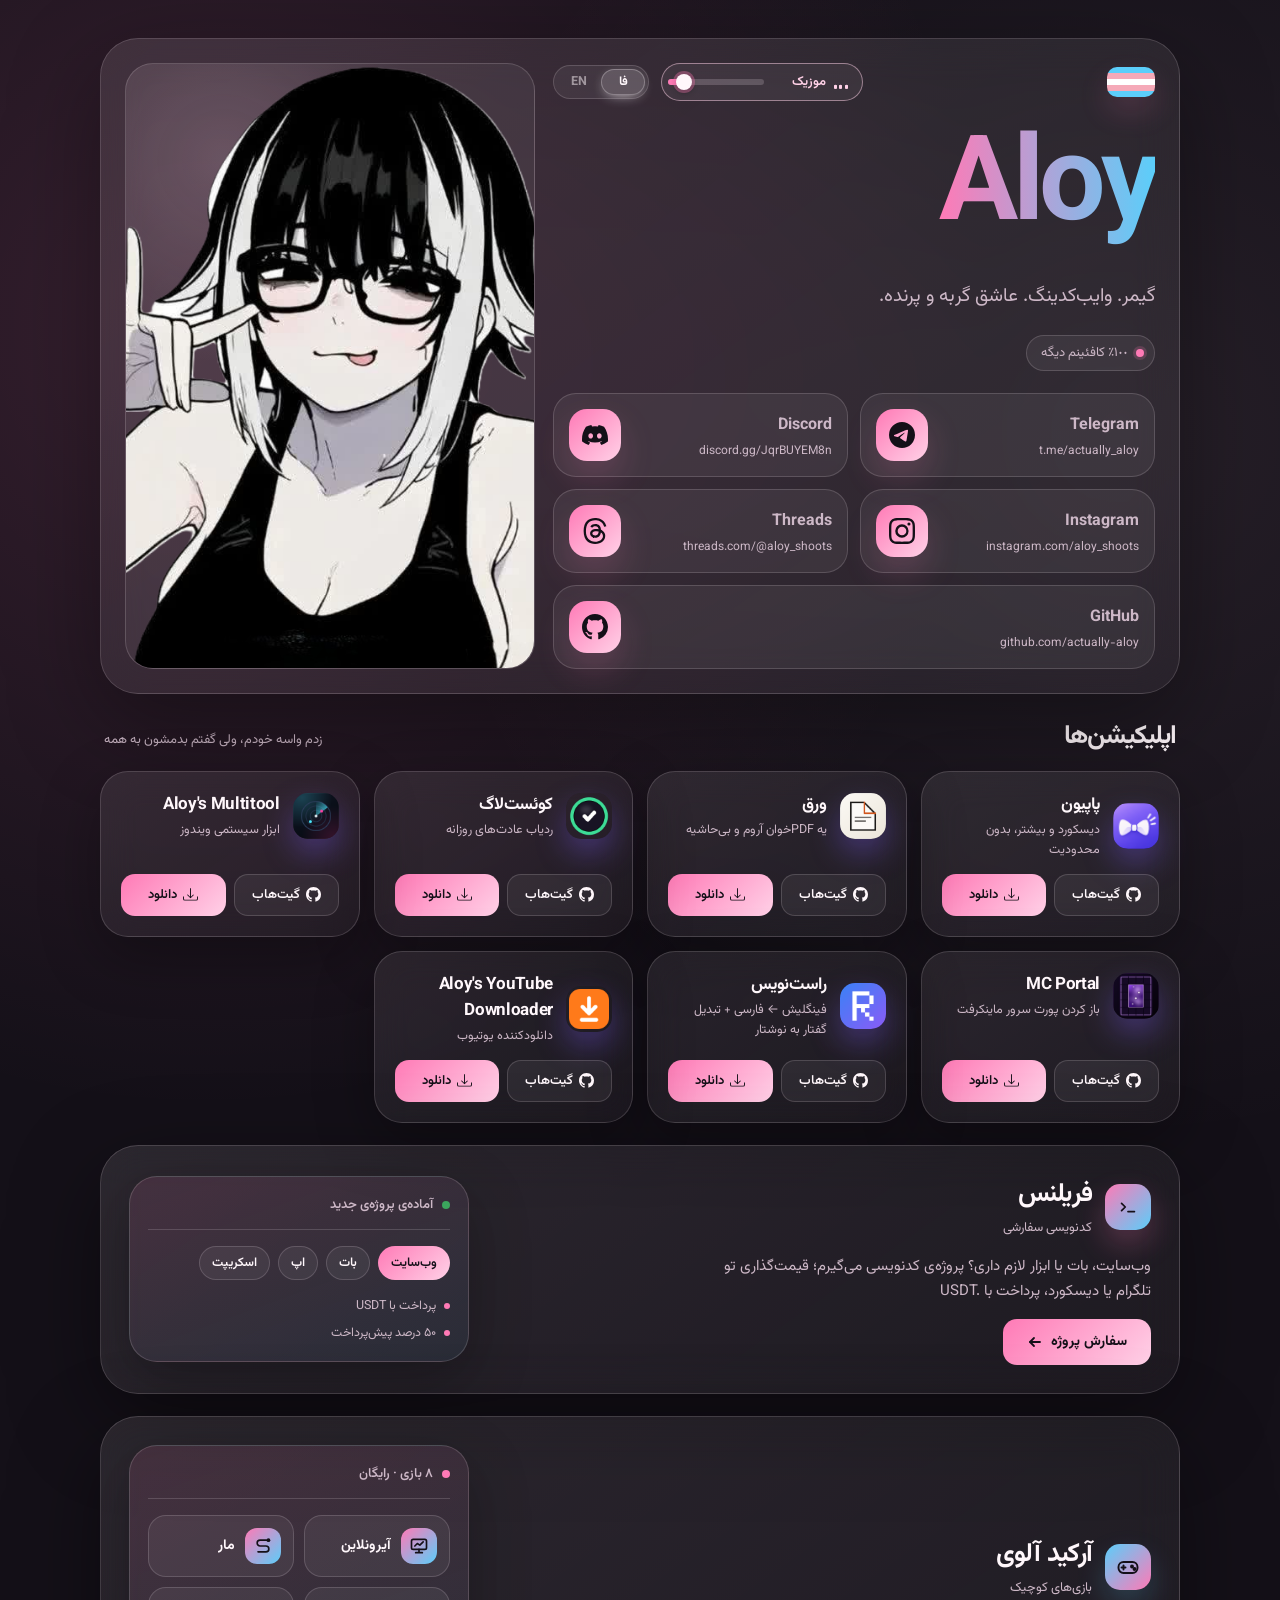
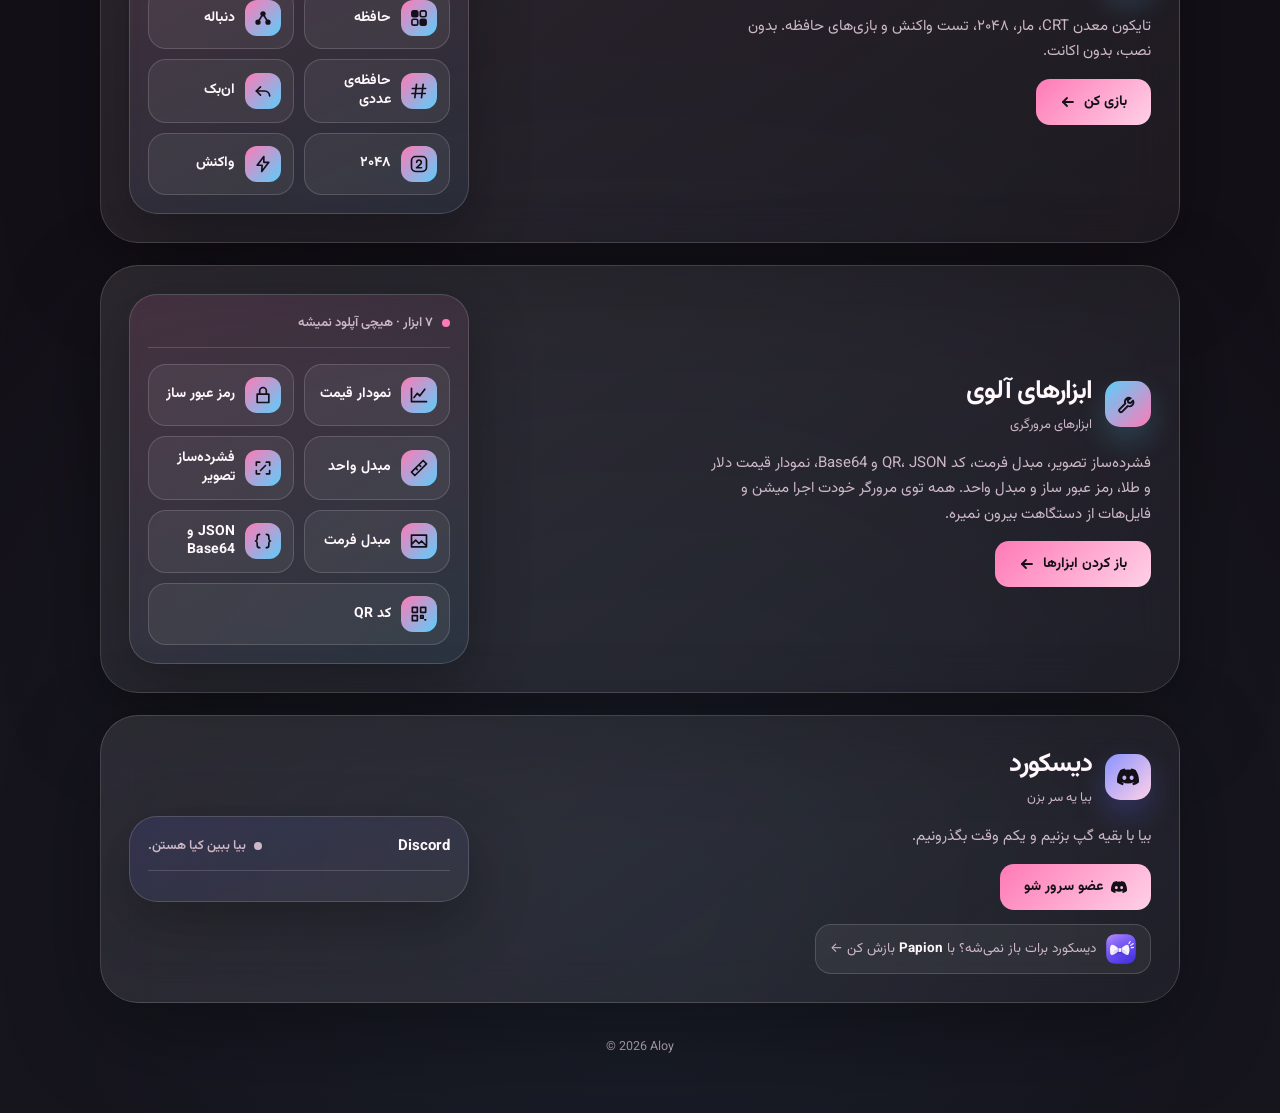
<file: index.html>
<!doctype html>
<html lang="fa" dir="rtl">
<head>
  <meta charset="utf-8">
  <meta name="viewport" content="width=device-width, initial-scale=1">
  <meta name="theme-color" content="#141018">
  <title>Aloy</title>
  <meta name="description" content="Aloy&#039;s corner of the internet — links, an OC, and whatever else.">
  <link rel="canonical" href="https://actually-aloy.github.io/site">
  <meta property="og:type" content="profile">
  <meta property="og:title" content="Aloy">
  <meta property="og:description" content="Aloy&#039;s corner of the internet — links, an OC, and whatever else.">
  <meta property="og:url" content="https://actually-aloy.github.io/site">
  <meta property="og:image" content="https://actually-aloy.github.io/site/og.jpg">
  <meta name="twitter:card" content="summary_large_image">
  <meta name="twitter:title" content="Aloy">
  <meta name="twitter:description" content="Aloy&#039;s corner of the internet — links, an OC, and whatever else.">
  <meta name="twitter:image" content="https://actually-aloy.github.io/site/og.jpg">
  <link rel="icon" href="favicon.svg?v=2" type="image/svg+xml">
  <link rel="preconnect" href="https://fonts.googleapis.com">
  <link rel="preconnect" href="https://fonts.gstatic.com" crossorigin>
  <link href="https://fonts.googleapis.com/css2?family=Inter:wght@400;500;600;700;800;900&display=swap" rel="stylesheet">
  <link href="https://fonts.googleapis.com/css2?family=Vazirmatn:wght@400;500;600;700;800;900&display=swap" rel="stylesheet">
  <style>
    :root {
      --bg: #141018;
      --text: #fff7fb;
      --muted: #cdb8c7;
      --line: rgba(255, 239, 247, 0.16);
      --pink: #ff7ab6;
      --pink-soft: #ffd1e7;
      --blue: #5bcefa;
      --surface: rgba(255, 244, 249, 0.07);
      --radius: 28px;
    }

    * {
      box-sizing: border-box;
    }

    body {
      margin: 0;
      min-height: 100vh;
      font-family: Inter, ui-sans-serif, system-ui, -apple-system, BlinkMacSystemFont, "Segoe UI", sans-serif;
      color: var(--text);
      background:
        radial-gradient(circle at 16% 12%, rgba(255, 122, 182, 0.15), transparent 30%),
        radial-gradient(circle at 88% 16%, rgba(255, 209, 231, 0.08), transparent 28%),
        radial-gradient(circle at 50% 92%, rgba(91, 206, 250, 0.08), transparent 34%),
        var(--bg);
      animation: page-fade-in 0.4s ease-out;
      user-select: none;
      -webkit-user-select: none;
      -moz-user-select: none;
    }

    @keyframes page-fade-in {
      from { opacity: 0; }
      to { opacity: 1; }
    }

    @media (prefers-reduced-motion: reduce) {
      body {
        animation: none;
      }
    }

    html[lang="fa"] body {
      font-family: Vazirmatn, Inter, ui-sans-serif, system-ui, -apple-system, BlinkMacSystemFont, "Segoe UI", sans-serif;
    }

    html[dir="rtl"] .status {
      padding: 7px 10px 7px 14px;
    }

    html[dir="rtl"] .social {
      grid-template-columns: minmax(0, 1fr) 52px;
    }

    html[dir="rtl"] .social-icon {
      order: 2;
    }

    html[dir="rtl"] .social > span:last-child {
      text-align: right;
    }

    html[dir="rtl"] .app-top {
      text-align: right;
    }

    html[dir="rtl"] .discord-top,
    html[dir="rtl"] .freelance-top,
    html[dir="rtl"] .arcade-top {
      text-align: right;
    }

    html[dir="rtl"] .discord-status-badge {
      right: auto;
      left: -2px;
    }

    html[dir="rtl"] .discord-more-row {
      text-align: right;
    }

    a {
      color: inherit;
      text-decoration: none;
    }

    .page {
      width: min(1080px, calc(100% - 36px));
      margin: 0 auto;
      padding: 38px 0 56px;
    }

    .hero {
      display: grid;
      grid-template-columns: minmax(0, 1fr) minmax(310px, 410px);
      gap: 18px;
      padding: 24px;
      overflow: visible;
      border: 1px solid var(--line);
      border-radius: calc(var(--radius) + 10px);
      background: linear-gradient(145deg, rgba(255, 244, 249, 0.105), rgba(255, 244, 249, 0.045));
      box-shadow: 0 28px 90px rgba(0, 0, 0, 0.36);
      backdrop-filter: blur(22px);
    }

    .intro {
      display: flex;
      flex-direction: column;
      justify-content: center;
      gap: 22px;
      min-width: 0;
    }

    .topline {
      display: flex;
      align-items: center;
      gap: 12px;
      min-width: 0;
    }

    .flag {
      width: 48px;
      height: 30px;
      flex: 0 0 auto;
      padding: 0;
      border: none;
      border-radius: 10px;
      overflow: hidden;
      cursor: pointer;
      box-shadow: 0 14px 30px rgba(255, 122, 182, 0.16);
      background:
        linear-gradient(
          #5bcefa 0 20%,
          #f5a9b8 20% 40%,
          #ffffff 40% 60%,
          #f5a9b8 60% 80%,
          #5bcefa 80% 100%
        );
      transition: transform 180ms ease, box-shadow 180ms ease;
    }

    .flag:hover {
      transform: translateY(-2px) scale(1.03);
      box-shadow: 0 18px 36px rgba(255, 122, 182, 0.26);
    }

    .flag:focus-visible {
      outline: 2px solid var(--pink-soft);
      outline-offset: 3px;
    }

    .lang-toggle {
      margin-inline-start: auto;
      display: inline-flex;
      align-items: center;
      gap: 6px;
      padding: 7px 14px;
      border: 1px solid var(--line);
      border-radius: 999px;
      background: rgba(255, 244, 249, 0.06);
      color: var(--text);
      font-family: inherit;
      font-size: 13px;
      font-weight: 600;
      cursor: pointer;
      transition: background 180ms ease, border-color 180ms ease;
    }

    .lang-toggle:hover {
      background: rgba(255, 244, 249, 0.12);
      border-color: rgba(255, 209, 231, 0.4);
    }

    .modal-overlay {
      position: fixed;
      inset: 0;
      z-index: 50;
      display: none;
      align-items: center;
      justify-content: center;
      padding: 20px;
      background: rgba(10, 7, 12, 0.72);
      backdrop-filter: blur(6px);
      animation: modal-fade 180ms ease-out;
    }

    .modal-overlay.open {
      display: flex;
    }

    @keyframes modal-fade {
      from { opacity: 0; }
      to { opacity: 1; }
    }

    .modal-box {
      width: min(520px, 100%);
      max-height: 84vh;
      overflow-y: auto;
      padding: 28px;
      border: 1px solid var(--line);
      border-radius: calc(var(--radius) - 4px);
      background: linear-gradient(150deg, rgba(35, 27, 40, 0.98), rgba(20, 16, 24, 0.98));
      box-shadow: 0 30px 90px rgba(0, 0, 0, 0.5);
    }

    .modal-box h2 {
      margin: 0 0 14px;
      font-size: 24px;
      letter-spacing: -0.03em;
    }

    .modal-box p {
      margin: 0 0 14px;
      color: var(--muted);
      font-size: 15px;
      line-height: 1.75;
    }

    .modal-box p:last-of-type {
      margin-bottom: 0;
    }

    .modal-close {
      margin-top: 20px;
      width: 100%;
      padding: 11px;
      border: none;
      border-radius: 14px;
      background: linear-gradient(135deg, var(--pink), var(--pink-soft));
      color: #141018;
      font-family: inherit;
      font-size: 14px;
      font-weight: 700;
      cursor: pointer;
      transition: filter 180ms ease;
    }

    .modal-close:hover {
      filter: brightness(1.05);
    }

    h1 {
      margin: 0;
      font-size: clamp(58px, 11vw, 118px);
      line-height: 1.15;
      letter-spacing: -0.04em;
    }

    .gradient-text {
      background: linear-gradient(90deg, var(--pink), var(--blue), var(--pink-soft), var(--pink));
      background-size: 300% 100%;
      -webkit-background-clip: text;
      background-clip: text;
      color: transparent;
      animation: enchant 5s linear infinite;
    }

    @keyframes enchant {
      to { background-position: -300% 0; }
    }

    @media (prefers-reduced-motion: reduce) {
      .gradient-text {
        animation: none;
      }
    }

    .bio {
      max-width: 560px;
      margin: 0;
      color: var(--muted);
      font-size: 19px;
      line-height: 1.7;
    }

    .status {
      display: inline-flex;
      align-items: center;
      gap: 8px;
      width: fit-content;
      margin: 0;
      padding: 7px 14px 7px 10px;
      border: 1px solid var(--line);
      border-radius: 999px;
      background: rgba(255, 244, 249, 0.06);
      color: var(--muted);
      font-size: 13px;
    }

    .status-dot {
      width: 8px;
      height: 8px;
      flex: 0 0 auto;
      border-radius: 50%;
      background: var(--pink);
      box-shadow: 0 0 0 3px rgba(255, 122, 182, 0.18);
    }

    .socials {
      display: grid;
      grid-template-columns: repeat(2, minmax(0, 1fr));
      gap: 12px;
    }

    .social {
      display: grid;
      grid-template-columns: 52px minmax(0, 1fr);
      align-items: center;
      gap: 14px;
      min-height: 78px;
      padding: 15px;
      border: 1px solid var(--line);
      border-radius: 23px;
      background: rgba(255, 244, 249, 0.06);
      transition: transform 180ms ease, border-color 180ms ease, background 180ms ease;
    }

    .social:last-child:nth-child(odd) {
      grid-column: 1 / -1;
    }

    .social:hover {
      transform: translateY(-2px);
      border-color: rgba(255, 209, 231, 0.4);
      background: rgba(255, 244, 249, 0.1);
    }

    .social-icon {
      width: 52px;
      height: 52px;
      display: grid;
      place-items: center;
      border-radius: 18px;
      color: #141018;
      background: linear-gradient(135deg, var(--pink), var(--pink-soft));
      box-shadow: 0 16px 34px rgba(255, 122, 182, 0.18);
    }

    .social-icon svg {
      width: 26px;
      height: 26px;
      color: #141018;
    }

    .social strong {
      display: block;
      overflow: hidden;
      text-overflow: ellipsis;
      white-space: nowrap;
      font-size: 16px;
    }

    .social span:last-child {
      display: block;
      margin-top: 4px;
      overflow: hidden;
      color: var(--muted);
      text-overflow: ellipsis;
      white-space: nowrap;
      font-size: 12px;
    }

    .oc-panel {
      position: relative;
      overflow: hidden;
      min-height: 470px;
      border: 1px solid var(--line);
      border-radius: var(--radius);
      background:
        radial-gradient(circle at 24% 16%, rgba(255, 209, 231, 0.16), transparent 34%),
        rgba(255, 244, 249, 0.055);
    }

    .oc-image {
      width: 100%;
      height: 100%;
      min-height: 470px;
      object-fit: cover;
      display: block;
    }

    .oc-placeholder {
      width: 100%;
      height: 100%;
      min-height: 470px;
      display: grid;
      place-items: center;
      padding: 30px;
      text-align: center;
    }

    .oc-placeholder-inner {
      width: min(260px, 100%);
      aspect-ratio: 1 / 1.18;
      display: grid;
      place-items: center;
      border: 1.5px dashed rgba(255, 209, 231, 0.42);
      border-radius: 30px;
      background: rgba(255, 244, 249, 0.055);
    }

    .oc-placeholder p {
      margin: 0;
      color: var(--muted);
      line-height: 1.65;
    }

    .oc-placeholder strong {
      display: block;
      margin-bottom: 8px;
      color: var(--text);
      font-size: 22px;
      letter-spacing: -0.04em;
    }

    .copyright {
      margin: 34px 0 0;
      color: var(--muted);
      font-size: 12.5px;
      text-align: center;
      opacity: 0.75;
    }

    .apps-section {
      margin-top: 22px;
    }

    .freelance-panel {
      display: grid;
      grid-template-columns: minmax(0, 1fr) minmax(280px, 340px);
      gap: 26px;
      align-items: center;
      margin-top: 22px;
      padding: 28px;
      border: 1px solid var(--line);
      border-radius: calc(var(--radius) + 10px);
      background: linear-gradient(145deg, rgba(255, 244, 249, 0.105), rgba(255, 244, 249, 0.045));
      box-shadow: 0 28px 90px rgba(0, 0, 0, 0.36);
      backdrop-filter: blur(22px);
    }

    .freelance-intro {
      display: flex;
      flex-direction: column;
      align-items: flex-start;
      gap: 14px;
      min-width: 0;
    }

    .freelance-top {
      display: flex;
      align-items: center;
      gap: 13px;
    }

    .freelance-icon {
      width: 46px;
      height: 46px;
      flex: 0 0 auto;
      display: grid;
      place-items: center;
      border-radius: 15px;
      color: #141018;
      background: linear-gradient(135deg, var(--pink), var(--blue));
      box-shadow: 0 14px 30px rgba(255, 122, 182, 0.24);
    }

    .freelance-icon svg {
      width: 22px;
      height: 22px;
    }

    .freelance-top h2 {
      margin: 0;
      font-size: 26px;
      letter-spacing: -0.03em;
    }

    .freelance-top span {
      color: var(--muted);
      font-size: 13px;
    }

    .freelance-cta {
      margin: 0;
      max-width: 440px;
      color: var(--muted);
      font-size: 15px;
      line-height: 1.7;
    }

    .freelance-go {
      display: inline-flex;
      align-items: center;
      gap: 8px;
      padding: 12px 24px;
      border: none;
      border-radius: 14px;
      background: linear-gradient(135deg, var(--pink), var(--pink-soft));
      color: #141018;
      font-family: inherit;
      font-size: 14px;
      font-weight: 700;
      transition: filter 180ms ease, transform 180ms ease;
    }

    .freelance-go:hover {
      filter: brightness(1.05);
      transform: translateY(-2px);
    }

    .freelance-go svg {
      width: 16px;
      height: 16px;
      flex: 0 0 auto;
    }

    html[dir="rtl"] .freelance-go svg {
      transform: scaleX(-1);
    }

    .freelance-card {
      display: flex;
      flex-direction: column;
      gap: 16px;
      width: 100%;
      max-width: 340px;
      margin-inline-start: auto;
      padding: 18px;
      border: 1px solid var(--line);
      border-radius: var(--radius);
      background: linear-gradient(160deg, rgba(255, 122, 182, 0.12), rgba(91, 206, 250, 0.07));
      box-shadow: 0 20px 60px rgba(0, 0, 0, 0.3);
    }

    .freelance-status {
      display: flex;
      align-items: center;
      gap: 9px;
      padding-bottom: 14px;
      border-bottom: 1px solid var(--line);
      color: var(--muted);
      font-size: 13px;
      font-weight: 600;
    }

    .freelance-dot {
      width: 8px;
      height: 8px;
      flex: 0 0 auto;
      border-radius: 50%;
      background: #3ba55d;
      box-shadow: 0 0 0 0 rgba(59, 165, 93, 0.6);
      animation: discord-pulse 2.2s ease-out infinite;
    }

    .freelance-dot.is-busy {
      background: var(--muted);
      animation: none;
    }

    .freelance-chips {
      display: flex;
      flex-wrap: wrap;
      gap: 8px;
    }

    .freelance-chip {
      padding: 6px 12px;
      border: 1px solid var(--line);
      border-radius: 999px;
      background: rgba(255, 244, 249, 0.06);
      color: var(--text);
      font-size: 12.5px;
      font-weight: 600;
    }

    .freelance-chip.main {
      border-color: transparent;
      background: linear-gradient(135deg, var(--pink), var(--pink-soft));
      color: #141018; background-origin: border-box;}

    .freelance-meta {
      display: flex;
      flex-direction: column;
      gap: 7px;
      color: var(--muted);
      font-size: 12.5px;
    }

    .freelance-meta-row {
      display: flex;
      align-items: center;
      gap: 8px;
    }

    .freelance-meta-row::before {
      content: "";
      width: 6px;
      height: 6px;
      flex: 0 0 auto;
      border-radius: 50%;
      background: var(--pink);
    }

    .arcade-panel {
      display: grid;
      grid-template-columns: minmax(0, 1fr) minmax(280px, 340px);
      gap: 26px;
      align-items: center;
      margin-top: 22px;
      padding: 28px;
      border: 1px solid var(--line);
      border-radius: calc(var(--radius) + 10px);
      background: linear-gradient(145deg, rgba(255, 244, 249, 0.105), rgba(255, 244, 249, 0.045));
      box-shadow: 0 28px 90px rgba(0, 0, 0, 0.36);
      backdrop-filter: blur(22px);
    }

    .arcade-intro {
      display: flex;
      flex-direction: column;
      align-items: flex-start;
      gap: 14px;
      min-width: 0;
    }

    .arcade-top {
      display: flex;
      align-items: center;
      gap: 13px;
    }

    .arcade-icon {
      width: 46px;
      height: 46px;
      flex: 0 0 auto;
      display: grid;
      place-items: center;
      border-radius: 15px;
      color: #141018;
      background: linear-gradient(135deg, var(--blue), var(--pink));
      box-shadow: 0 14px 30px rgba(91, 206, 250, 0.2);
    }

    .arcade-icon svg {
      width: 24px;
      height: 24px;
    }

    .arcade-top h2 {
      margin: 0;
      font-size: 26px;
      letter-spacing: -0.03em;
    }

    .arcade-top span {
      color: var(--muted);
      font-size: 13px;
    }

    .arcade-cta {
      margin: 0;
      max-width: 440px;
      color: var(--muted);
      font-size: 15px;
      line-height: 1.7;
    }

    .arcade-go {
      display: inline-flex;
      align-items: center;
      gap: 8px;
      padding: 12px 24px;
      border-radius: 14px;
      background: linear-gradient(135deg, var(--pink), var(--pink-soft));
      color: #141018;
      font-size: 14px;
      font-weight: 700;
      transition: filter 180ms ease, transform 180ms ease;
    }

    .arcade-go:hover {
      filter: brightness(1.05);
      transform: translateY(-2px);
    }

    .arcade-go svg {
      width: 16px;
      height: 16px;
      flex: 0 0 auto;
    }

    html[dir="rtl"] .arcade-go svg {
      transform: scaleX(-1);
    }

    .arcade-card {
      display: flex;
      flex-direction: column;
      gap: 16px;
      width: 100%;
      max-width: 340px;
      margin-inline-start: auto;
      padding: 18px;
      border: 1px solid var(--line);
      border-radius: var(--radius);
      background: linear-gradient(160deg, rgba(255, 122, 182, 0.12), rgba(91, 206, 250, 0.07));
      box-shadow: 0 20px 60px rgba(0, 0, 0, 0.3);
    }

    .arcade-status {
      display: flex;
      align-items: center;
      gap: 9px;
      padding-bottom: 14px;
      border-bottom: 1px solid var(--line);
      color: var(--muted);
      font-size: 13px;
      font-weight: 600;
    }

    .arcade-dot {
      width: 8px;
      height: 8px;
      flex: 0 0 auto;
      border-radius: 50%;
      background: var(--pink);
    }

    .arcade-grid {
      display: grid;
      grid-template-columns: repeat(2, minmax(0, 1fr));
      gap: 10px;
    }

    .arcade-tile:last-child:nth-child(odd) {
      grid-column: 1 / -1;
    }

    .arcade-tile {
      display: flex;
      align-items: center;
      gap: 10px;
      min-width: 0;
      padding: 12px;
      border: 1px solid var(--line);
      border-radius: 18px;
      background: rgba(255, 244, 249, 0.06);
      transition: transform 180ms ease, border-color 180ms ease, background 180ms ease;
    }

    .arcade-tile:hover {
      transform: translateY(-2px);
      border-color: rgba(255, 209, 231, 0.4);
      background: rgba(255, 244, 249, 0.1);
    }

    .arcade-tile-icon {
      width: 36px;
      height: 36px;
      flex: 0 0 auto;
      display: grid;
      place-items: center;
      border-radius: 12px;
      color: #141018;
      background: linear-gradient(135deg, var(--pink), var(--blue));
    }

    .arcade-tile-icon svg {
      width: 20px;
      height: 20px;
    }

    .arcade-tile-name {
      min-width: 0;
      overflow: hidden;
      overflow-wrap: anywhere;
      line-height: 1.35;
      font-size: 14px;
      font-weight: 700;
    }

    .arcade-go:focus-visible,
    .arcade-tile:focus-visible {
      outline: 2px solid var(--pink-soft);
      outline-offset: 3px;
    }

    .discord-panel {
      display: grid;
      grid-template-columns: minmax(0, 1fr) minmax(280px, 340px);
      gap: 26px;
      align-items: center;
      margin-top: 22px;
      padding: 28px;
      border: 1px solid var(--line);
      border-radius: calc(var(--radius) + 10px);
      background: linear-gradient(145deg, rgba(255, 244, 249, 0.105), rgba(255, 244, 249, 0.045));
      box-shadow: 0 28px 90px rgba(0, 0, 0, 0.36);
      backdrop-filter: blur(22px);
    }

    .discord-intro {
      display: flex;
      flex-direction: column;
      align-items: flex-start;
      gap: 14px;
      min-width: 0;
    }

    .discord-cta {
      margin: 0;
      max-width: 440px;
      color: var(--muted);
      font-size: 15px;
      line-height: 1.7;
    }

    .discord-join {
      display: inline-flex;
      align-items: center;
      gap: 8px;
      padding: 12px 24px;
      border: none;
      border-radius: 14px;
      background: linear-gradient(135deg, var(--pink), var(--pink-soft));
      color: #141018;
      font-family: inherit;
      font-size: 14px;
      font-weight: 700;
      transition: filter 180ms ease, transform 180ms ease;
    }

    .discord-join:hover {
      filter: brightness(1.05);
      transform: translateY(-2px);
    }

    .discord-join svg {
      width: 16px;
      height: 16px;
      flex: 0 0 auto;
    }

    .discord-alt {
      display: inline-flex;
      align-items: center;
      gap: 10px;
      max-width: 440px;
      padding: 9px 14px;
      border: 1px solid var(--line);
      border-radius: 16px;
      background: rgba(255, 244, 249, 0.06);
      color: var(--muted);
      font-size: 13.5px;
      line-height: 1.6;
      transition: border-color 180ms ease, background 180ms ease, color 180ms ease;
    }

    .discord-alt:hover {
      border-color: rgba(255, 209, 231, 0.4);
      background: rgba(255, 244, 249, 0.1);
      color: var(--text);
    }

    .discord-alt img {
      width: 30px;
      height: 30px;
      flex: 0 0 auto;
      border-radius: 9px;
    }

    .discord-alt b {
      color: var(--text);
      font-weight: 700;
    }

    .discord-top {
      display: flex;
      align-items: center;
      gap: 13px;
    }

    .discord-icon {
      width: 46px;
      height: 46px;
      flex: 0 0 auto;
      display: grid;
      place-items: center;
      border-radius: 15px;
      color: #141018;
      background: linear-gradient(135deg, #8b93ff, var(--pink-soft));
      box-shadow: 0 14px 30px rgba(88, 101, 242, 0.28);
    }

    .discord-icon svg {
      width: 22px;
      height: 22px;
    }

    .discord-top h2 {
      margin: 0;
      font-size: 26px;
      letter-spacing: -0.03em;
    }

    .discord-top span {
      color: var(--muted);
      font-size: 13px;
    }

    .discord-live-card {
      display: flex;
      flex-direction: column;
      width: 100%;
      max-width: 340px;
      margin-inline-start: auto;
      padding: 18px;
      border: 1px solid var(--line);
      border-radius: var(--radius);
      background: linear-gradient(160deg, rgba(88, 101, 242, 0.14), rgba(255, 244, 249, 0.05));
      box-shadow: 0 20px 60px rgba(0, 0, 0, 0.3);
    }

    .discord-card-head {
      display: flex;
      align-items: baseline;
      justify-content: space-between;
      gap: 10px;
      padding-bottom: 12px;
      border-bottom: 1px solid var(--line);
    }

    .discord-server-name {
      min-width: 0;
      font-size: 15px;
      font-weight: 700;
      color: var(--text);
      white-space: nowrap;
      overflow: hidden;
      text-overflow: ellipsis;
    }

    .discord-status {
      display: flex;
      align-items: center;
      flex: 0 0 auto;
      gap: 8px;
      font-size: 13px;
      font-weight: 600;
      color: var(--muted);
    }

    .discord-dot {
      width: 8px;
      height: 8px;
      flex: 0 0 auto;
      border-radius: 50%;
      background: #3ba55d;
      box-shadow: 0 0 0 0 rgba(59, 165, 93, 0.6);
      animation: discord-pulse 2.2s ease-out infinite;
    }

    .discord-live-card.is-loading .discord-dot,
    .discord-live-card.is-fallback .discord-dot {
      background: var(--muted);
      animation: none;
    }

    @keyframes discord-pulse {
      0% { box-shadow: 0 0 0 0 rgba(59, 165, 93, 0.55); }
      70% { box-shadow: 0 0 0 7px rgba(59, 165, 93, 0); }
      100% { box-shadow: 0 0 0 0 rgba(59, 165, 93, 0); }
    }

    .discord-roster {
      display: flex;
      flex-direction: column;
      gap: 2px;
      margin-top: 12px;
      max-height: 280px;
      overflow-y: auto;
    }

    .discord-roster::-webkit-scrollbar {
      width: 6px;
    }

    .discord-roster::-webkit-scrollbar-thumb {
      background: rgba(255, 244, 249, 0.15);
      border-radius: 999px;
    }

    .discord-roster::-webkit-scrollbar-track {
      background: transparent;
    }

    .discord-channel-label {
      display: flex;
      align-items: center;
      gap: 6px;
      margin: 10px 0 4px;
      color: var(--muted);
      font-size: 11px;
      font-weight: 700;
      text-transform: uppercase;
      letter-spacing: 0.05em;
    }

    .discord-channel-label:first-child {
      margin-top: 0;
    }

    .discord-channel-label svg {
      width: 12px;
      height: 12px;
      flex: 0 0 auto;
    }

    .discord-member-row {
      display: flex;
      align-items: center;
      gap: 9px;
      padding: 4px 2px;
      border-radius: 8px;
      transition: background 140ms ease;
    }

    .discord-member-row:hover {
      background: rgba(255, 244, 249, 0.06);
    }

    .discord-member-avatar {
      position: relative;
      width: 24px;
      height: 24px;
      flex: 0 0 auto;
    }

    .discord-member-avatar img {
      width: 100%;
      height: 100%;
      border-radius: 50%;
      object-fit: cover;
      display: block;
      background: rgba(255, 244, 249, 0.08);
    }

    .discord-status-badge {
      position: absolute;
      right: -2px;
      bottom: -2px;
      width: 9px;
      height: 9px;
      border-radius: 50%;
      border: 2px solid #221b29;
    }

    .discord-member-name {
      min-width: 0;
      font-size: 13px;
      color: var(--text);
      white-space: nowrap;
      overflow: hidden;
      text-overflow: ellipsis;
    }

    .discord-more-row {
      padding: 6px 2px 2px;
      color: var(--muted);
      font-size: 12.5px;
    }

    .discord-skeleton-row {
      height: 22px;
      margin: 3px 0;
      border-radius: 8px;
      background: rgba(255, 244, 249, 0.07);
    }

    .discord-live-card.is-loading .discord-skeleton-row {
      animation: discord-shimmer 1.4s ease-in-out infinite;
    }

    @keyframes discord-shimmer {
      0%, 100% { opacity: 0.5; }
      50% { opacity: 1; }
    }

    .apps-head {
      display: flex;
      align-items: baseline;
      justify-content: space-between;
      gap: 12px;
      margin: 0 4px 14px;
    }

    .apps-head h2 {
      margin: 0;
      font-size: 26px;
      letter-spacing: -0.03em;
    }

    .apps-head span {
      color: var(--muted);
      font-size: 13px;
    }

    .apps-grid {
      display: grid;
      grid-template-columns: repeat(auto-fit, minmax(240px, 1fr));
      gap: 14px;
    }

    .app-card {
      display: flex;
      flex-direction: column;
      gap: 14px;
      padding: 20px;
      border: 1px solid var(--line);
      border-radius: var(--radius);
      background: linear-gradient(145deg, rgba(255, 244, 249, 0.09), rgba(255, 244, 249, 0.04));
      box-shadow: 0 20px 60px rgba(0, 0, 0, 0.3);
      backdrop-filter: blur(18px);
      transition: transform 180ms ease, border-color 180ms ease;
    }

    .app-card:hover {
      transform: translateY(-3px);
      border-color: rgba(255, 209, 231, 0.4);
    }

    .app-top {
      display: flex;
      align-items: center;
      gap: 13px;
    }

    .app-icon {
      width: 46px;
      height: 46px;
      flex: 0 0 auto;
      display: grid;
      place-items: center;
      border-radius: 15px;
      font-size: 17px;
      font-weight: 800;
      letter-spacing: -0.02em;
      color: #141018;
      background: linear-gradient(135deg, var(--blue), var(--pink-soft));
      box-shadow: 0 14px 30px rgba(91, 206, 250, 0.16);
    }

    .app-name {
      font-size: 17px;
      font-weight: 700;
      letter-spacing: -0.02em;
    }

    .app-ver {
      flex-basis: 100%;
      text-align: center;
      line-height: 1.1;
      font-size: 11px;
      font-weight: 600;
      opacity: 0.7;
    }

    .app-ver[hidden] {
      display: none;
    }

    .app-tag {
      margin-top: 2px;
      color: var(--muted);
      font-size: 12.5px;
    }

    .app-links {
      display: flex;
      flex-wrap: nowrap;
      gap: 8px;
      margin-top: auto;
    }

    .app-icon-img {
      display: block;
      background: none;
      object-fit: cover;
      box-shadow: 0 14px 30px rgba(124, 92, 250, 0.35);
    }

    .app-link {
      flex: 1;
      min-width: 0;
      white-space: nowrap;
      display: flex;
      align-items: center;
      justify-content: center;
      gap: 6px;
      padding: 10px 8px;
      border: 1px solid var(--line);
      border-radius: 14px;
      background: rgba(255, 244, 249, 0.06);
      color: var(--text);
      font-size: 13px;
      font-weight: 600;
      transition: background 180ms ease, border-color 180ms ease;
    }

    .app-link:hover {
      background: rgba(255, 244, 249, 0.12);
      border-color: rgba(255, 209, 231, 0.4);
    }

    .app-link.primary {
      flex-wrap: wrap;
      row-gap: 0;
      color: #141018;
      border-color: transparent;
      background: linear-gradient(135deg, var(--pink), var(--pink-soft)); background-origin: border-box;}

    .app-link.primary:hover {
      filter: brightness(1.05);
    }

    .app-link svg {
      width: 15px;
      height: 15px;
      flex: 0 0 auto;
    }

    @media (max-width: 900px) {
      .hero {
        grid-template-columns: 1fr;
      }

      .oc-panel,
      .oc-image,
      .oc-placeholder {
        min-height: 380px;
      }

      .discord-panel,
      .freelance-panel,
      .arcade-panel {
        grid-template-columns: 1fr;
      }

      .discord-intro,
      .freelance-intro,
      .arcade-intro {
        align-items: stretch;
        text-align: start;
      }

      .discord-live-card,
      .freelance-card,
      .arcade-card {
        max-width: 100%;
        margin-inline-start: 0;
      }

      .freelance-go,
      .arcade-go {
        justify-content: center;
      }
    }

    @media (max-width: 560px) {
      .page {
        width: min(100% - 22px, 1080px);
        padding-top: 18px;
      }

      .hero {
        padding: 16px;
        border-radius: 28px;
      }

      .discord-panel,
      .freelance-panel,
      .arcade-panel {
        padding: 18px;
        border-radius: 28px;
      }

      .socials {
        grid-template-columns: 1fr;
      }

      .intro {
        gap: 18px;
      }
    }
  </style>
  <link rel="stylesheet" href="langfx.css">
  <link rel="stylesheet" href="music.css?v=20261121">
  <script src="langfx.js" defer></script>
  <script src="music.js?v=20261121"></script>
</head>
<body>
  <main class="page">
    <section class="hero">
      <div class="intro">
        <div class="topline">
          <button type="button" class="flag" id="flag-btn" aria-label="Trans flag — click to learn what it means" aria-haspopup="dialog"></button>
          <button type="button" class="lang-toggle" id="lang-toggle" aria-label="Switch language"><span class="lt-pill"></span><span class="lt-o" data-l="en">EN</span><span class="lt-o" data-l="fa">فا</span></button>
        </div>
        <h1><span class="gradient-text">Aloy</span></h1>
        <p class="bio" id="bio-text">Gamer. Vibe coding. Cat & bird lover.</p>
        <p class="status" id="vibe-status"><span class="status-dot"></span><span id="vibe-text">loading vibe…</span></p>
        <nav class="socials" id="socials-nav" aria-label="Links">
          
      <a class="social" href="https://t.me/actually_aloy" target="_blank" rel="noopener noreferrer">
        <span class="social-icon"><svg viewBox="0 0 16 16" fill="currentColor" xmlns="http://www.w3.org/2000/svg">
        <path d="M16 8A8 8 0 1 1 0 8a8 8 0 0 1 16 0M8.287 5.906q-1.168.486-4.666 2.01-.567.225-.595.442c-.03.243.275.339.69.47l.175.055c.408.133.958.288 1.243.294q.39.01.868-.32 3.269-2.206 3.374-2.23c.05-.012.12-.026.166.016s.042.12.037.141c-.03.129-1.227 1.241-1.846 1.817-.193.18-.33.307-.358.336a8 8 0 0 1-.188.186c-.38.366-.664.64.015 1.088.327.216.589.393.85.571.284.194.568.387.936.629q.14.092.27.187c.331.236.63.448.997.414.214-.02.435-.22.547-.82.265-1.417.786-4.486.906-5.751a1.4 1.4 0 0 0-.013-.315.34.34 0 0 0-.114-.217.53.53 0 0 0-.31-.093c-.3.005-.763.166-2.984 1.09"/>
    </svg></span>
        <span>
          <strong>Telegram</strong>
          <span>t.me/actually_aloy</span>
        </span>
      </a>
    
      <a class="social" href="https://discord.gg/JqrBUYEM8n" target="_blank" rel="noopener noreferrer">
        <span class="social-icon"><svg viewBox="0 0 16 16" fill="currentColor" xmlns="http://www.w3.org/2000/svg">
        <path d="M13.545 2.907a13.2 13.2 0 0 0-3.257-1.011.05.05 0 0 0-.052.025c-.141.25-.297.577-.406.833a12.2 12.2 0 0 0-3.658 0 8 8 0 0 0-.412-.833.05.05 0 0 0-.052-.025c-1.125.194-2.22.534-3.257 1.011a.04.04 0 0 0-.021.018C.356 6.024-.213 9.047.066 12.032q.003.022.021.037a13.3 13.3 0 0 0 3.995 2.02.05.05 0 0 0 .056-.019q.463-.63.818-1.329a.05.05 0 0 0-.01-.059l-.018-.011a9 9 0 0 1-1.248-.595.05.05 0 0 1-.02-.066l.015-.019q.127-.095.248-.195a.05.05 0 0 1 .051-.007c2.619 1.196 5.454 1.196 8.041 0a.05.05 0 0 1 .053.007q.121.1.248.195a.05.05 0 0 1-.004.085 8 8 0 0 1-1.249.594.05.05 0 0 0-.03.03.05.05 0 0 0 .003.041c.24.465.515.909.817 1.329a.05.05 0 0 0 .056.019 13.2 13.2 0 0 0 4.001-2.02.05.05 0 0 0 .021-.037c.334-3.451-.559-6.449-2.366-9.106a.03.03 0 0 0-.02-.019m-8.198 7.307c-.789 0-1.438-.724-1.438-1.612s.637-1.613 1.438-1.613c.807 0 1.45.73 1.438 1.613 0 .888-.637 1.612-1.438 1.612m5.316 0c-.788 0-1.438-.724-1.438-1.612s.637-1.613 1.438-1.613c.807 0 1.451.73 1.438 1.613 0 .888-.631 1.612-1.438 1.612"/>
    </svg></span>
        <span>
          <strong>Discord</strong>
          <span>discord.gg/JqrBUYEM8n</span>
        </span>
      </a>
    
      <a class="social" href="https://www.instagram.com/aloy_shoots/" target="_blank" rel="noopener noreferrer">
        <span class="social-icon"><svg viewBox="0 0 16 16" fill="currentColor" xmlns="http://www.w3.org/2000/svg">
        <path d="M8 0C5.829 0 5.556.01 4.703.048 3.85.088 3.269.222 2.76.42a3.9 3.9 0 0 0-1.417.923A3.9 3.9 0 0 0 .42 2.76C.222 3.268.087 3.85.048 4.7.01 5.555 0 5.827 0 8.001c0 2.172.01 2.444.048 3.297.04.852.174 1.433.372 1.942.205.526.478.972.923 1.417.444.445.89.719 1.416.923.51.198 1.09.333 1.942.372C5.555 15.99 5.827 16 8 16s2.444-.01 3.298-.048c.851-.04 1.434-.174 1.943-.372a3.9 3.9 0 0 0 1.416-.923c.445-.445.718-.891.923-1.417.197-.509.332-1.09.372-1.942C15.99 10.445 16 10.173 16 8s-.01-2.445-.048-3.299c-.04-.851-.175-1.433-.372-1.941a3.9 3.9 0 0 0-.923-1.417A3.9 3.9 0 0 0 13.24.42c-.51-.198-1.092-.333-1.943-.372C10.443.01 10.172 0 7.998 0zm-.717 1.442h.718c2.136 0 2.389.007 3.232.046.78.035 1.204.166 1.486.275.373.145.64.319.92.599s.453.546.598.92c.11.281.24.705.275 1.485.039.843.047 1.096.047 3.231s-.008 2.389-.047 3.232c-.035.78-.166 1.203-.275 1.485a2.5 2.5 0 0 1-.599.919c-.28.28-.546.453-.92.598-.28.11-.704.24-1.485.276-.843.038-1.096.047-3.232.047s-2.39-.009-3.233-.047c-.78-.036-1.203-.166-1.485-.276a2.5 2.5 0 0 1-.92-.598 2.5 2.5 0 0 1-.6-.92c-.109-.281-.24-.705-.275-1.485-.038-.843-.046-1.096-.046-3.233s.008-2.388.046-3.231c.036-.78.166-1.204.276-1.486.145-.373.319-.64.599-.92s.546-.453.92-.598c.282-.11.705-.24 1.485-.276.738-.034 1.024-.044 2.515-.045zm4.988 1.328a.96.96 0 1 0 0 1.92.96.96 0 0 0 0-1.92m-4.27 1.122a4.109 4.109 0 1 0 0 8.217 4.109 4.109 0 0 0 0-8.217m0 1.441a2.667 2.667 0 1 1 0 5.334 2.667 2.667 0 0 1 0-5.334"/>
    </svg></span>
        <span>
          <strong>Instagram</strong>
          <span>instagram.com/aloy_shoots</span>
        </span>
      </a>
    
      <a class="social" href="https://www.threads.com/@aloy_shoots" target="_blank" rel="noopener noreferrer">
        <span class="social-icon"><svg viewBox="0 0 16 16" fill="currentColor" xmlns="http://www.w3.org/2000/svg">
        <path d="M6.321 6.016c-.27-.18-1.166-.802-1.166-.802.756-1.081 1.753-1.502 3.132-1.502.975 0 1.803.327 2.394.948s.928 1.509 1.005 2.644q.492.207.905.484c1.109.745 1.719 1.86 1.719 3.137 0 2.716-2.226 5.075-6.256 5.075C4.594 16 1 13.987 1 7.994 1 2.034 4.482 0 8.044 0 9.69 0 13.55.243 15 5.036l-1.36.353C12.516 1.974 10.163 1.43 8.006 1.43c-3.565 0-5.582 2.171-5.582 6.79 0 4.143 2.254 6.343 5.63 6.343 2.777 0 4.847-1.443 4.847-3.556 0-1.438-1.208-2.127-1.27-2.127-.236 1.234-.868 3.31-3.644 3.31-1.618 0-3.013-1.118-3.013-2.582 0-2.09 1.984-2.847 3.55-2.847.586 0 1.294.04 1.663.114 0-.637-.54-1.728-1.9-1.728-1.25 0-1.566.405-1.967.868ZM8.716 8.19c-2.04 0-2.304.87-2.304 1.416 0 .878 1.043 1.168 1.6 1.168 1.02 0 2.067-.282 2.232-2.423a6.2 6.2 0 0 0-1.528-.161"/>
    </svg></span>
        <span>
          <strong>Threads</strong>
          <span>threads.com/@aloy_shoots</span>
        </span>
      </a>
    
      <a class="social" href="https://github.com/actually-aloy" target="_blank" rel="noopener noreferrer">
        <span class="social-icon"><svg viewBox="0 0 16 16" fill="currentColor" xmlns="http://www.w3.org/2000/svg">
        <path d="M8 0C3.58 0 0 3.58 0 8c0 3.54 2.29 6.53 5.47 7.59.4.07.55-.17.55-.38 0-.19-.01-.82-.01-1.49-2.01.37-2.53-.49-2.69-.94-.09-.23-.48-.94-.82-1.13-.28-.15-.68-.52-.01-.53.63-.01 1.08.58 1.23.82.72 1.21 1.87.87 2.33.66.07-.52.28-.87.51-1.07-1.78-.2-3.64-.89-3.64-3.95 0-.87.31-1.59.82-2.15-.08-.2-.36-1.02.08-2.12 0 0 .67-.21 2.2.82.64-.18 1.32-.27 2-.27.68 0 1.36.09 2 .27 1.53-1.04 2.2-.82 2.2-.82.44 1.1.16 1.92.08 2.12.51.56.82 1.27.82 2.15 0 3.07-1.87 3.75-3.65 3.95.29.25.54.73.54 1.48 0 1.07-.01 1.93-.01 2.2 0 .21.15.46.55.38A8.01 8.01 0 0 0 16 8c0-4.42-3.58-8-8-8"/>
    </svg></span>
        <span>
          <strong>GitHub</strong>
          <span>github.com/actually-aloy</span>
        </span>
      </a>
    
        </nav>
      </div>
      <aside class="oc-panel" aria-label="OC placeholder">
        <img class="oc-image" src="oc.png" alt="OC image">
      </aside>
    </section>

    <section class="apps-section">
      <div class="apps-head">
        <h2 id="apps-title">Apps</h2>
        <span id="apps-subtitle">built by me, for me, shared anyway</span>
      </div>
      <div class="apps-grid" id="apps-grid"></div>
    </section>

    <section class="freelance-panel">
      <div class="freelance-intro">
        <div class="freelance-top">
          <div class="freelance-icon" aria-hidden="true">
            <svg viewBox="0 0 24 24" fill="none" stroke="currentColor" stroke-width="1.9" stroke-linecap="round" stroke-linejoin="round"><path d="M5 8l4 4-4 4"/><path d="M12 17h7"/></svg>
          </div>
          <div>
            <h2 id="freelance-title">Freelance</h2>
            <span id="freelance-subtitle">code for hire</span>
          </div>
        </div>
        <p class="freelance-cta" id="freelance-cta-text">Need a website, bot or tool? I take on coding projects.</p>
        <a class="freelance-go" href="freelance.html">
          <span id="freelance-go-label">Work with me</span>
          <svg viewBox="0 0 16 16" fill="none" stroke="currentColor" stroke-width="1.8" stroke-linecap="round" stroke-linejoin="round" aria-hidden="true"><path d="M3 8h10"/><path d="M9 4l4 4-4 4"/></svg>
        </a>
      </div>
      <div class="freelance-card">
        <div class="freelance-status">
          <span class="freelance-dot" id="freelance-dot"></span>
          <span id="freelance-status-text">…</span>
        </div>
        <div class="freelance-chips" id="freelance-chips"></div>
        <div class="freelance-meta" id="freelance-meta"></div>
      </div>
    </section>

    <section class="arcade-panel">
      <div class="arcade-intro">
        <div class="arcade-top">
          <div class="arcade-icon" aria-hidden="true">
            <svg viewBox="0 0 24 24" fill="none" stroke="currentColor" stroke-width="1.9" stroke-linecap="round" stroke-linejoin="round"><rect x="2.5" y="7" width="19" height="11" rx="5"/><path d="M7.5 10.5v4"/><path d="M5.5 12.5h4"/><circle cx="16" cy="11.5" r="1"/><circle cx="18.5" cy="14" r="1"/></svg>
          </div>
          <div>
            <h2 id="arcade-title">Aloy's Arcade</h2>
            <span id="arcade-subtitle">tiny games</span>
          </div>
        </div>
        <p class="arcade-cta" id="arcade-cta-text"></p>
        <a class="arcade-go" href="arcade.html">
          <span id="arcade-go-label">Play now</span>
          <svg viewBox="0 0 16 16" fill="none" stroke="currentColor" stroke-width="1.8" stroke-linecap="round" stroke-linejoin="round" aria-hidden="true"><path d="M3 8h10"/><path d="M9 4l4 4-4 4"/></svg>
        </a>
      </div>
      <div class="arcade-card">
        <div class="arcade-status">
          <span class="arcade-dot"></span>
          <span id="arcade-status-text"></span>
        </div>
        <div class="arcade-grid" id="arcade-grid"></div>
      </div>
    </section>

    <section class="arcade-panel tools-panel">
      <div class="arcade-intro">
        <div class="arcade-top">
          <div class="arcade-icon" aria-hidden="true">
            <svg viewBox="0 0 24 24" fill="none" stroke="currentColor" stroke-width="1.9" stroke-linecap="round" stroke-linejoin="round"><path d="M14.7 6.3a4 4 0 0 0-5.4 5.2L3.5 17.3a1.8 1.8 0 0 0 2.5 2.5l5.8-5.8a4 4 0 0 0 5.2-5.4l-2.5 2.5-2.2-.6-.6-2.2z"/></svg>
          </div>
          <div>
            <h2 id="tools-title">Aloy's Tools</h2>
            <span id="tools-subtitle"></span>
          </div>
        </div>
        <p class="arcade-cta" id="tools-cta-text"></p>
        <a class="arcade-go" href="tools.html">
          <span id="tools-go-label"></span>
          <svg viewBox="0 0 16 16" fill="none" stroke="currentColor" stroke-width="1.8" stroke-linecap="round" stroke-linejoin="round" aria-hidden="true"><path d="M3 8h10"/><path d="M9 4l4 4-4 4"/></svg>
        </a>
      </div>
      <div class="arcade-card">
        <div class="arcade-status">
          <span class="arcade-dot"></span>
          <span id="tools-status-text"></span>
        </div>
        <div class="arcade-grid" id="tools-grid"></div>
      </div>
    </section>

    <section class="discord-panel">
      <div class="discord-intro">
        <div class="discord-top">
          <div class="discord-icon" aria-hidden="true">
            <svg viewBox="0 0 16 16" fill="currentColor" xmlns="http://www.w3.org/2000/svg"><path d="M13.545 2.907a13.2 13.2 0 0 0-3.257-1.011.05.05 0 0 0-.052.025c-.141.25-.297.577-.406.833a12.2 12.2 0 0 0-3.658 0 8 8 0 0 0-.412-.833.05.05 0 0 0-.052-.025c-1.125.194-2.22.534-3.257 1.011a.04.04 0 0 0-.021.018C.356 6.024-.213 9.047.066 12.032q.003.022.021.037a13.3 13.3 0 0 0 3.995 2.02.05.05 0 0 0 .056-.019q.463-.63.818-1.329a.05.05 0 0 0-.01-.059l-.018-.011a9 9 0 0 1-1.248-.595.05.05 0 0 1-.02-.066l.015-.019q.127-.095.248-.195a.05.05 0 0 1 .051-.007c2.619 1.196 5.454 1.196 8.041 0a.05.05 0 0 1 .053.007q.121.1.248.195a.05.05 0 0 1-.004.085 8 8 0 0 1-1.249.594.05.05 0 0 0-.03.03.05.05 0 0 0 .003.041c.24.465.515.909.817 1.329a.05.05 0 0 0 .056.019 13.2 13.2 0 0 0 4.001-2.02.05.05 0 0 0 .021-.037c.334-3.451-.559-6.449-2.366-9.106a.03.03 0 0 0-.02-.019m-8.198 7.307c-.789 0-1.438-.724-1.438-1.612s.637-1.613 1.438-1.613c.807 0 1.45.73 1.438 1.613 0 .888-.637 1.612-1.438 1.612m5.316 0c-.788 0-1.438-.724-1.438-1.612s.637-1.613 1.438-1.613c.807 0 1.451.73 1.438 1.613 0 .888-.631 1.612-1.438 1.612"/></svg>
          </div>
          <div>
            <h2 id="discord-title">Discord</h2>
            <span id="discord-subtitle">come say hi</span>
          </div>
        </div>
        <p class="discord-cta" id="discord-cta-text">Come hang out, chat, and vibe with everyone.</p>
        <a class="discord-join" id="discord-join-link" href="https://discord.gg/JqrBUYEM8n" target="_blank" rel="noopener noreferrer">
          <svg viewBox="0 0 16 16" fill="currentColor" xmlns="http://www.w3.org/2000/svg"><path d="M13.545 2.907a13.2 13.2 0 0 0-3.257-1.011.05.05 0 0 0-.052.025c-.141.25-.297.577-.406.833a12.2 12.2 0 0 0-3.658 0 8 8 0 0 0-.412-.833.05.05 0 0 0-.052-.025c-1.125.194-2.22.534-3.257 1.011a.04.04 0 0 0-.021.018C.356 6.024-.213 9.047.066 12.032q.003.022.021.037a13.3 13.3 0 0 0 3.995 2.02.05.05 0 0 0 .056-.019q.463-.63.818-1.329a.05.05 0 0 0-.01-.059l-.018-.011a9 9 0 0 1-1.248-.595.05.05 0 0 1-.02-.066l.015-.019q.127-.095.248-.195a.05.05 0 0 1 .051-.007c2.619 1.196 5.454 1.196 8.041 0a.05.05 0 0 1 .053.007q.121.1.248.195a.05.05 0 0 1-.004.085 8 8 0 0 1-1.249.594.05.05 0 0 0-.03.03.05.05 0 0 0 .003.041c.24.465.515.909.817 1.329a.05.05 0 0 0 .056.019 13.2 13.2 0 0 0 4.001-2.02.05.05 0 0 0 .021-.037c.334-3.451-.559-6.449-2.366-9.106a.03.03 0 0 0-.02-.019m-8.198 7.307c-.789 0-1.438-.724-1.438-1.612s.637-1.613 1.438-1.613c.807 0 1.45.73 1.438 1.613 0 .888-.637 1.612-1.438 1.612m5.316 0c-.788 0-1.438-.724-1.438-1.612s.637-1.613 1.438-1.613c.807 0 1.451.73 1.438 1.613 0 .888-.631 1.612-1.438 1.612"/></svg>
          <span id="discord-join-label">Join the server</span>
        </a>
        <a class="discord-alt" id="discord-alt" href="papion.html"></a>
      </div>
      <div class="discord-live-card is-loading" id="discord-live-card">
        <div class="discord-card-head">
          <span class="discord-server-name" id="discord-server-name">Discord</span>
          <span class="discord-status">
            <span class="discord-dot" id="discord-dot"></span>
            <span id="discord-status-text">…</span>
          </span>
        </div>
        <div class="discord-roster" id="discord-roster">
          <div class="discord-skeleton-row"></div>
          <div class="discord-skeleton-row"></div>
          <div class="discord-skeleton-row"></div>
        </div>
      </div>
    </section>
    <p class="copyright" dir="ltr">© 2026 Aloy</p>
  </main>

  <div class="modal-overlay" id="flag-modal" role="dialog" aria-modal="true" aria-labelledby="modal-title">
    <div class="modal-box">
      <h2 id="modal-title">What does trans mean?</h2>
      <div id="modal-body">
        <p>Being transgender is about gender identity — your own internal sense of being a man, a woman, both, neither, or something else. A trans person's gender identity doesn't match the sex they were assigned at birth, so they may transition (socially, medically, or both) to live as their actual gender.</p>
        <p>Being gay is about sexual orientation — who you're romantically or sexually attracted to. It has nothing to do with gender identity.</p>
        <p>These are two separate parts of a person: identity (who you are) vs. orientation (who you're attracted to). A trans person can be straight, gay, bisexual, or any other orientation, just like anyone else. Being trans doesn't say anything about who someone is attracted to, and being gay doesn't say anything about someone's gender identity.</p>
      </div>
      <button type="button" class="modal-close" id="modal-close">Got it</button>
    </div>
  </div>

  <script src="freelance-config.js"></script>
  <script src="releases.js"></script>
  <script>
    (function () {
      var host = location.hostname;
      var local = host === 'localhost' || host === '127.0.0.1' || /^[\d.]+$/.test(host) || host.charAt(0) === '[';
      if (local || !/^https?:$/.test(location.protocol)) return;
      var clean = location.pathname.replace(/\/index\.html$/, '/').replace(/\.html$/, '');
      if (clean !== location.pathname) history.replaceState(null, '', clean + location.search + location.hash);
    })();

    const APPS = [
      {
        name: "Papion",
        nameFa: "پاپیون",
        tag: "discord, and more, without limits",
        tagFa: "دیسکورد و بیشتر، بدون محدودیت",
        repo: "actually-aloy/papion",
        page: "papion.html",
        icon: "papion-logo-on.png"
      },
      {
        name: "Varaq",
        nameFa: "ورق",
        tag: "a quiet pdf reader",
        tagFa: "یه PDF‌خوان آروم و بی‌حاشیه",
        repo: "actually-aloy/varaq",
        page: "varaq.html",
        icon: "varaq-logo.png"
      },
      {
        name: "QuestLog",
        nameFa: "کوئست‌لاگ",
        tag: "daily habit tracker",
        tagFa: "ردیاب عادت‌های روزانه",
        repo: "actually-aloy/questlog",
        page: "questlog.html",
        icon: "questlog-logo.png"
      },
      {
        name: "Aloy's Multitool",
        tag: "windows system utility",
        tagFa: "ابزار سیستمی ویندوز",
        repo: "actually-aloy/aloys-multitool",
        page: "multitool.html",
        icon: "amt-logo.png"
      },
      {
        name: "MC Portal",
        tag: "opens your minecraft server port",
        tagFa: "باز کردن پورت سرور ماینکرفت",
        repo: "actually-aloy/mc-portal",
        page: "mcportal.html",
        icon: "mcportal-logo.png"
      },
      {
        name: "Rastnevis",
        nameFa: "راست‌نویس",
        tag: "finglish → persian + speech-to-text",
        tagFa: "فینگلیش ← فارسی + تبدیل گفتار به نوشتار",
        repo: "actually-aloy/rastnevis",
        page: "rastnevis.html",
        icon: "rastnevis-logo.png"
      },
      {
        name: "Aloy's YouTube Downloader",
        tag: "youtube downloader",
        tagFa: "دانلودکننده یوتیوب",
        repo: "actually-aloy/aloys-youtube-downloader",
        page: "ytdownloader.html",
        icon: "aytd-logo.png"
      }
    ];

    const ghIcon = '<svg viewBox="0 0 16 16" fill="currentColor" xmlns="http://www.w3.org/2000/svg"><path d="M8 0C3.58 0 0 3.58 0 8c0 3.54 2.29 6.53 5.47 7.59.4.07.55-.17.55-.38 0-.19-.01-.82-.01-1.49-2.01.37-2.53-.49-2.69-.94-.09-.23-.48-.94-.82-1.13-.28-.15-.68-.52-.01-.53.63-.01 1.08.58 1.23.82.72 1.21 1.87.87 2.33.66.07-.52.28-.87.51-1.07-1.78-.2-3.64-.89-3.64-3.95 0-.87.31-1.59.82-2.15-.08-.2-.36-1.02.08-2.12 0 0 .67-.21 2.2.82.64-.18 1.32-.27 2-.27.68 0 1.36.09 2 .27 1.53-1.04 2.2-.82 2.2-.82.44 1.1.16 1.92.08 2.12.51.56.82 1.27.82 2.15 0 3.07-1.87 3.75-3.65 3.95.29.25.54.73.54 1.48 0 1.07-.01 1.93-.01 2.2 0 .21.15.46.55.38A8.01 8.01 0 0 0 16 8c0-4.42-3.58-8-8-8"/></svg>';
    const dlIcon = '<svg viewBox="0 0 16 16" fill="currentColor" xmlns="http://www.w3.org/2000/svg"><path d="M.5 9.9a.5.5 0 0 1 .5.5v2.1a1 1 0 0 0 1 1h12a1 1 0 0 0 1-1v-2.1a.5.5 0 0 1 1 0v2.1a2 2 0 0 1-2 2H2a2 2 0 0 1-2-2v-2.1a.5.5 0 0 1 .5-.5"/><path d="M7.5 10.29V1.5a.5.5 0 0 1 1 0v8.79l2.15-2.15a.5.5 0 0 1 .7.71l-3 3a.5.5 0 0 1-.7 0l-3-3a.5.5 0 1 1 .7-.71z"/></svg>';

    const appsGrid = document.getElementById('apps-grid');
    const RELEASES = {};
    const releasePage = LatestRelease.page;

    function applyRelease(repo) {
      const d = RELEASES[repo];
      document.querySelectorAll('a.app-dl').forEach(a => {
        if (a.dataset.repo === repo && !a.dataset.fixed) a.href = d ? d.url : releasePage(repo);
      });
      document.querySelectorAll('span.app-ver').forEach(v => {
        if (v.dataset.repo !== repo) return;
        v.textContent = d && d.tag ? d.tag : '';
        v.hidden = !(d && d.tag);
      });
    }

    function renderApps(lang) {
      appsGrid.innerHTML = '';
      APPS.forEach(app => {
        const initials = app.name.replace(/[^A-Za-z0-9 ]/g, '').split(' ').map(w => w[0]).join('').slice(0, 2).toUpperCase();
        const tag = lang === 'fa' ? app.tagFa : app.tag;
        const ghLabel = lang === 'fa' ? 'گیت‌هاب' : 'GitHub';
        const dlLabel = lang === 'fa' ? 'دانلود' : 'Download';
        const title = lang === 'fa' && app.nameFa ? app.nameFa : app.name;
        const card = document.createElement('div');
        card.className = 'app-card';
        card.innerHTML = `
          <div class="app-top">
            ${app.icon ? `<img class="app-icon app-icon-img" src="${app.icon}" alt="" width="46" height="46" draggable="false">` : `<div class="app-icon">${initials}</div>`}
            <div>
              <div class="app-name">${title}</div>
              <div class="app-tag">${tag}</div>
            </div>
          </div>
          <div class="app-links">
            <a class="app-link" href="https://github.com/${app.repo}" target="_blank" rel="noopener noreferrer">${ghIcon}${ghLabel}</a>
            <a class="app-link app-dl primary" data-repo="${app.repo}"${app.page ? ' data-fixed="1"' : ''} href="${app.page || releasePage(app.repo)}">${dlIcon}${dlLabel}<span class="app-ver" dir="ltr" data-repo="${app.repo}" hidden></span></a>
          </div>
        `;
        appsGrid.appendChild(card);
        applyRelease(app.repo);
      });
    }

    APPS.forEach(app => {
      LatestRelease.latest(app.repo).then(d => {
        if (d) { RELEASES[app.repo] = d; applyRelease(app.repo); }
      });
    });

    const VIBES = {
      en: ["chaotic good, low sleep", "grinding a new server plugin", "reverse-engineering something I shouldn't", "cat is supervising", "cockatiel is screaming about something", "bird is doing parkour on my monitor", "cat knocked something off the desk again", "taming a very dramatic bird", "pets are conspiring against my sleep schedule", "definitely should be asleep", "deep in a crackme", "100% caffeine by volume", "vibe coding until it breaks"],
      fa: ["آشوبم ولی خوبم، خواب که به کل رفته", "دارم یه پلاگین جدید واسه سرور می‌زنم", "دارم یه چیزی رو ریورس می‌کنم که نباید", "گربه نشسته داره نظارتم می‌کنه", "کاکاتیلم داره سر یه چیزی جیغ می‌زنه", "پرنده داره رو مانیتورم پارکور می‌زنه", "گربه باز یه چیزیو از رو میز انداخت پایین", "دارم یه پرنده خیلی دراماتیک رو اهلی می‌کنم", "حیوونام دارن علیه خوابم نقشه می‌کشن", "قطعاً الان باید خواب باشم", "غرق یه کرک‌می‌ام", "١٠٠٪ کافئینم دیگه", "دارم وایب‌کد می‌زنم تا بترکه"]
    };
    const vibeIndex = Math.floor(Math.random() * VIBES.en.length);

    const I18N = {
      en: {
        dir: 'ltr',
        bio: 'Gamer. Vibe coding. Cat & bird lover.',
        vibeLoading: 'loading vibe…',
        navLabel: 'Links',
        music: 'Music',
        appsTitle: 'Apps',
        appsSubtitle: 'built by me, for me, shared anyway',
        freelanceTitle: 'Freelance',
        freelanceSubtitle: 'code for hire',
        freelanceCta: 'Need a website, bot or tool? I take on coding projects, quotes on Telegram or Discord, paid in USDT.',
        freelanceGo: 'Work with me',
        freelanceOpen: 'Open for new projects',
        freelanceBusy: 'Booked right now',
        freelanceChips: ['Websites', 'Bots', 'Apps', 'Scripts'],
        freelanceMeta: ['Payment in USDT', '50% upfront'],
        arcadeTitle: "Aloy's Arcade",
        arcadeStatus: '8 games · free to play',
        arcadeSubtitle: 'tiny games',
        arcadeCta: 'A CRT mining tycoon, Snake, 2048, a reaction test and memory games. No installs, no accounts.',
        arcadeGo: 'Play now',
        toolsTitle: "Aloy's Tools",
        toolsSubtitle: 'browser tools',
        toolsStatus: '7 tools · nothing is uploaded',
        toolsCta: 'Image compressor, format converter, QR codes, JSON and Base64, live price charts, passwords and a unit converter. They run in your browser, so your files never leave your device.',
        toolsGo: 'Open tools',
        toolsList: ['Price charts', 'Password generator', 'Unit converter', 'Image compressor', 'Format converter', 'JSON & Base64', 'QR code'],
        arcadeGames: ['Ironline', 'Snake', 'Memory', 'Sequence', 'Number Span', 'N-Back', '2048', 'Reaction'],
        discordTitle: 'Discord',
        discordSubtitle: 'come say hi',
        discordCta: 'Come hang out, chat, and vibe with everyone.',
        discordJoin: 'Join the server',
        discordAlt: 'Discord not opening for you? <b>Papion</b> gets you in →',
        discordOnlineWord: 'online',
        discordOnlineSection: 'Online',
        discordMoreOnline: 'more online',
        discordFallback: 'Come see who\'s around.',
        flagLabel: 'Trans flag — click to learn what it means',
        modalTitle: 'What does trans mean?',
        modalBody: [
          "Being transgender is about gender identity — your own internal sense of being a man, a woman, both, neither, or something else. A trans person's gender identity doesn't match the sex they were assigned at birth, so they may transition (socially, medically, or both) to live as their actual gender.",
          "Being gay is about sexual orientation — who you're romantically or sexually attracted to. It has nothing to do with gender identity.",
          "These are two separate parts of a person: identity (who you are) vs. orientation (who you're attracted to). A trans person can be straight, gay, bisexual, or any other orientation, just like anyone else. Being trans doesn't say anything about who someone is attracted to, and being gay doesn't say anything about someone's gender identity."
        ],
        modalClose: 'Got it'
      },
      fa: {
        dir: 'rtl',
        bio: 'گیمر. وایب‌کدینگ. عاشق گربه و پرنده.',
        vibeLoading: 'در حال گرفتن وایب…',
        navLabel: 'لینک‌ها',
        music: 'موزیک',
        appsTitle: 'اپلیکیشن‌ها',
        appsSubtitle: 'زدم واسه خودم، ولی گفتم بدمشون به همه',
        freelanceTitle: 'فریلنس',
        freelanceSubtitle: 'کدنویسی سفارشی',
        freelanceCta: 'وب‌سایت، بات یا ابزار لازم داری؟ پروژه‌ی کدنویسی می‌گیرم؛ قیمت‌گذاری تو تلگرام یا دیسکورد، پرداخت با USDT.',
        freelanceGo: 'سفارش پروژه',
        freelanceOpen: 'آماده‌ی پروژه‌ی جدید',
        freelanceBusy: 'فعلاً ظرفیت ندارم',
        freelanceChips: ['وب‌سایت', 'بات', 'اپ', 'اسکریپت'],
        freelanceMeta: ['پرداخت با USDT', '۵۰ درصد پیش‌پرداخت'],
        arcadeTitle: 'آرکید آلوی',
        arcadeStatus: '۸ بازی · رایگان',
        arcadeSubtitle: 'بازی‌های کوچیک',
        arcadeCta: 'تایکون معدن CRT، مار، ۲۰۴۸، تست واکنش و بازی‌های حافظه. بدون نصب، بدون اکانت.',
        arcadeGo: 'بازی کن',
        toolsTitle: 'ابزارهای آلوی',
        toolsSubtitle: 'ابزارهای مرورگری',
        toolsStatus: '۷ ابزار · هیچی آپلود نمیشه',
        toolsCta: 'فشرده‌ساز تصویر، مبدل فرمت، کد QR، JSON و Base64، نمودار قیمت دلار و طلا، رمز عبور ساز و مبدل واحد. همه توی مرورگر خودت اجرا میشن و فایل‌هات از دستگاهت بیرون نمیره.',
        toolsGo: 'باز کردن ابزارها',
        toolsList: ['نمودار قیمت', 'رمز عبور ساز', 'مبدل واحد', 'فشرده‌ساز تصویر', 'مبدل فرمت', 'JSON و Base64', 'کد QR'],
        arcadeGames: ['آیرونلاین', 'مار', 'حافظه', 'دنباله', 'حافظه‌ی عددی', 'ان‌بک', '۲۰۴۸', 'واکنش'],
        discordTitle: 'دیسکورد',
        discordSubtitle: 'بیا یه سر بزن',
        discordCta: 'بیا با بقیه گپ بزنیم و یکم وقت بگذرونیم.',
        discordJoin: 'عضو سرور شو',
        discordAlt: 'دیسکورد برات باز نمی‌شه؟ با <b><bdi>Papion</bdi></b> بازش کن ←',
        discordOnlineWord: 'نفر آنلاین',
        discordOnlineSection: 'آنلاین',
        discordMoreOnline: 'نفر دیگه آنلاینن',
        discordFallback: 'بیا ببین کیا هستن.',
        flagLabel: 'پرچم ترنس — برای فهمیدن معنیش کلیک کن',
        modalTitle: 'ترنس یعنی چی؟',
        modalBody: [
          "ترنس‌بودن به «هویت جنسیتی» مربوط میشه — یعنی حس درونی خود فرد نسبت به مرد‌بودن، زن‌بودن، هر دو، هیچ‌کدوم، یا چیز دیگه‌ای. هویت جنسیتی یک فرد ترنس با جنسیتی که هنگام تولد بهش نسبت داده شده یکی نیست، برای همین ممکنه فرآیند گذار (اجتماعی، پزشکی، یا هر دو) رو طی کنه تا مطابق جنسیت واقعی خودش زندگی کنه.",
          "همجنس‌گرا (گی) بودن به «گرایش جنسی» مربوط میشه — یعنی از نظر عاطفی یا جنسی به چه کسی جذب می‌شید. این موضوع هیچ ربطی به هویت جنسیتی نداره.",
          "این‌ها دو بخش جدا از یک آدم هستن: هویت (کی هستید) در برابر گرایش (به کی جذب می‌شید). یک فرد ترنس می‌تونه دگرجنس‌گرا، همجنس‌گرا، دوجنس‌گرا، یا هر گرایش دیگه‌ای داشته باشه، دقیقاً مثل هر کس دیگه‌ای. ترنس‌بودن چیزی درباره‌ی جذب‌شدنِ فرد نمی‌گه، و همجنس‌گرا بودن هم چیزی درباره‌ی هویت جنسیتی فرد نمی‌گه."
        ],
        modalClose: 'متوجه شدم'
      }
    };

    const flagBtn = document.getElementById('flag-btn');
    const langToggle = document.getElementById('lang-toggle');
    const modal = document.getElementById('flag-modal');
    const modalTitle = document.getElementById('modal-title');
    const modalBody = document.getElementById('modal-body');
    const modalClose = document.getElementById('modal-close');

    let currentLang = localStorage.getItem('lang') === 'en' ? 'en' : 'fa';

    function renderFreelance(t) {
      const busy = !!(window.FREELANCE && window.FREELANCE.status === 'busy');
      document.getElementById('freelance-title').textContent = t.freelanceTitle;
      document.getElementById('freelance-subtitle').textContent = t.freelanceSubtitle;
      const bidi = x => currentLang === 'fa' ? x.replace(/[A-Za-z][A-Za-z0-9._@\/-]*/g, w => `<bdi>${w}</bdi>`) : x;
      document.getElementById('freelance-cta-text').innerHTML = bidi(t.freelanceCta);
      document.getElementById('freelance-go-label').textContent = t.freelanceGo;
      document.getElementById('freelance-status-text').textContent = busy ? t.freelanceBusy : t.freelanceOpen;
      document.getElementById('freelance-dot').classList.toggle('is-busy', busy);
      document.getElementById('freelance-chips').innerHTML = t.freelanceChips
        .map((c, i) => `<span class="freelance-chip${i === 0 ? ' main' : ''}">${c}</span>`).join('');
      document.getElementById('freelance-meta').innerHTML = t.freelanceMeta.map(r => `<div class="freelance-meta-row"><span>${bidi(r)}</span></div>`).join('');
    }

    const ARCADE_HREFS = ['ironline.html', 'snake', 'memory', 'sequence', 'numbers', 'nback', '2048', 'reaction'];
    const ARCADE_ICONS = [
      '<svg viewBox="0 0 24 24" fill="none" stroke="currentColor" stroke-width="2" stroke-linecap="round" stroke-linejoin="round" aria-hidden="true"><rect x="3" y="4" width="18" height="12" rx="2"/><path d="M8 20h8M12 16v4M7 12l3-3 3 2 4-4"/></svg>',
      '<svg viewBox="0 0 24 24" fill="none" stroke="currentColor" stroke-width="2" stroke-linecap="round" stroke-linejoin="round" aria-hidden="true"><path d="M16 5H8.5a3.5 3.5 0 0 0 0 7h7a3.5 3.5 0 0 1 0 7H6"/><circle cx="18.5" cy="5" r="2.3" fill="currentColor" stroke="none"/></svg>',
      '<svg viewBox="0 0 24 24" fill="none" stroke="currentColor" stroke-width="2" stroke-linecap="round" stroke-linejoin="round" aria-hidden="true"><rect x="3.5" y="3.5" width="7" height="7" rx="2" fill="currentColor"/><rect x="13.5" y="3.5" width="7" height="7" rx="2"/><rect x="3.5" y="13.5" width="7" height="7" rx="2"/><rect x="13.5" y="13.5" width="7" height="7" rx="2" fill="currentColor"/></svg>',
      '<svg viewBox="0 0 24 24" fill="none" stroke="currentColor" stroke-width="2" stroke-linecap="round" stroke-linejoin="round" aria-hidden="true"><path d="M6 17l6-10 6 10"/><circle cx="6" cy="17" r="2.2" fill="currentColor"/><circle cx="12" cy="7" r="2.2" fill="currentColor"/><circle cx="18" cy="17" r="2.2" fill="currentColor"/></svg>',
      '<svg viewBox="0 0 24 24" fill="none" stroke="currentColor" stroke-width="2" stroke-linecap="round" stroke-linejoin="round" aria-hidden="true"><path d="M9 4 7 20"/><path d="M17 4l-2 16"/><path d="M4 9h16"/><path d="M3.5 15h16"/></svg>',
      '<svg viewBox="0 0 24 24" fill="none" stroke="currentColor" stroke-width="2" stroke-linecap="round" stroke-linejoin="round" aria-hidden="true"><path d="M9 7 4 12l5 5"/><path d="M4 12h10a6 6 0 0 1 6 6"/></svg>',
      '<svg viewBox="0 0 24 24" fill="none" stroke="currentColor" stroke-width="2" stroke-linecap="round" stroke-linejoin="round" aria-hidden="true"><rect x="3" y="3" width="18" height="18" rx="5"/><path d="M9.2 10a2.8 2.8 0 1 1 4.9 1.9L9 16.5h6"/></svg>',
      '<svg viewBox="0 0 24 24" fill="none" stroke="currentColor" stroke-width="2" stroke-linecap="round" stroke-linejoin="round" aria-hidden="true"><path d="M13 3 5 13.5h6L10.5 21 19 10h-6z"/></svg>'
    ];

    function renderArcade(t) {
      document.getElementById('arcade-title').textContent = t.arcadeTitle;
      document.getElementById('arcade-subtitle').textContent = t.arcadeSubtitle;
      document.getElementById('arcade-cta-text').textContent = t.arcadeCta;
      document.getElementById('arcade-status-text').textContent = t.arcadeStatus;
      document.getElementById('arcade-go-label').textContent = t.arcadeGo;
      document.getElementById('arcade-grid').innerHTML = t.arcadeGames.map((name, i) =>
        `<a class="arcade-tile" href="${ARCADE_HREFS[i].endsWith('.html') ? ARCADE_HREFS[i] : 'arcade.html#' + ARCADE_HREFS[i]}"><span class="arcade-tile-icon">${ARCADE_ICONS[i]}</span><span class="arcade-tile-name">${name}</span></a>`
      ).join('');
    }

    const TOOL_HREFS = ['prices', 'password', 'units', 'compress', 'convert', 'json', 'qr'];
    const TOOL_ICONS = [
      'M3 20V4M3 20h18M6 15l4-5 3 3 6-8',
      'M5 11h14v10H5zM8 11V7a4 4 0 0 1 8 0v4',
      'M3 17 17 3l4 4L7 21zM8 12l2 2M12 8l2 2',
      'M4 9V5h4M20 9V5h-4M4 15v4h4M20 15v4h-4M9 15l6-6',
      'M3 5h18v14H3zM3 16l5-5 4 4 3-3 6 6',
      'M8 4c-2 0-3 1-3 3v2c0 1-1 3-2 3 1 0 2 2 2 3v2c0 2 1 3 3 3M16 4c2 0 3 1 3 3v2c0 1 1 3 2 3-1 0-2 2-2 3v2c0 2-1 3-3 3',
      'M4 4h6v6H4zM14 4h6v6h-6zM4 14h6v6H4zM14 14h3v3h-3zM19 19h1'
    ].map(d => '<svg viewBox="0 0 24 24" fill="none" stroke="currentColor" stroke-width="2" stroke-linecap="round" stroke-linejoin="round" aria-hidden="true"><path d="' + d + '"/></svg>');

    function renderTools(t) {
      document.getElementById('tools-title').textContent = t.toolsTitle;
      document.getElementById('tools-subtitle').textContent = t.toolsSubtitle;
      document.getElementById('tools-cta-text').textContent = t.toolsCta;
      document.getElementById('tools-status-text').textContent = t.toolsStatus;
      document.getElementById('tools-go-label').textContent = t.toolsGo;
      document.getElementById('tools-grid').innerHTML = t.toolsList.map((name, i) =>
        `<a class="arcade-tile" href="tools.html#${TOOL_HREFS[i]}"><span class="arcade-tile-icon">${TOOL_ICONS[i]}</span><span class="arcade-tile-name">${name}</span></a>`
      ).join('');
    }

    function applyLanguage(lang) {
      currentLang = lang;
      localStorage.setItem('lang', lang);
      const t = I18N[lang];
      document.documentElement.lang = lang;
      document.documentElement.dir = t.dir;
      if (window.Music) Music.setText({ label: t.music });
      document.getElementById('bio-text').textContent = t.bio;
      document.getElementById('vibe-text').textContent = VIBES[lang][vibeIndex];
      document.getElementById('socials-nav').setAttribute('aria-label', t.navLabel);
      document.getElementById('apps-title').textContent = t.appsTitle;
      document.getElementById('apps-subtitle').textContent = t.appsSubtitle;
      renderFreelance(t);
      renderArcade(t);
      renderTools(t);
      document.getElementById('discord-title').textContent = t.discordTitle;
      document.getElementById('discord-subtitle').textContent = t.discordSubtitle;
      document.getElementById('discord-cta-text').textContent = t.discordCta;
      document.getElementById('discord-join-label').textContent = t.discordJoin;
      document.getElementById('discord-alt').innerHTML = '<img src="papion-logo-on.png" alt="" width="30" height="30" draggable="false"><span>' + t.discordAlt + '</span>';
      renderDiscordStatus(lang);
      flagBtn.setAttribute('aria-label', t.flagLabel);
      modalTitle.textContent = t.modalTitle;
      modalBody.innerHTML = t.modalBody.map(p => `<p>${p}</p>`).join('');
      modalClose.textContent = t.modalClose;
      renderApps(lang);
    }

    langToggle.addEventListener('click', () => {
      applyLanguage(currentLang === 'en' ? 'fa' : 'en');
    });

    function openModal() {
      modal.classList.add('open');
      modalClose.focus();
    }
    function closeModal() {
      modal.classList.remove('open');
      flagBtn.focus();
    }

    flagBtn.addEventListener('click', openModal);
    modalClose.addEventListener('click', closeModal);
    modal.addEventListener('click', (e) => {
      if (e.target === modal) closeModal();
    });
    document.addEventListener('keydown', (e) => {
      if (e.key === 'Escape' && modal.classList.contains('open')) closeModal();
    });

    const DISCORD_GUILD_ID = '1431198412677582951';
    const DISCORD_MAX_ROWS = 30;
    const DISCORD_STATUS_COLORS = { online: '#3ba55d', idle: '#faa61a', dnd: '#ed4245', invisible: '#80848e', offline: '#80848e' };
    const discordVoiceIcon = '<svg viewBox="0 0 16 16" fill="currentColor" xmlns="http://www.w3.org/2000/svg"><path d="M9 4a.5.5 0 0 0-.812-.39L5.825 5.5H3.5A.5.5 0 0 0 3 6v4a.5.5 0 0 0 .5.5h2.325l2.363 1.89A.5.5 0 0 0 9 12zm3.025 4a4.5 4.5 0 0 1-1.318 3.182.5.5 0 1 1-.707-.707A3.5 3.5 0 0 0 11 8a3.5 3.5 0 0 0-1-2.475.5.5 0 0 1 .707-.707A4.5 4.5 0 0 1 12.025 8"/></svg>';
    let discordState = 'loading';
    let discordData = null;

    function toPersianDigits(n) {
      const map = ['۰', '۱', '۲', '۳', '۴', '۵', '۶', '۷', '۸', '۹'];
      return String(n).replace(/[0-9]/g, d => map[d]);
    }

    function escapeHtml(str) {
      return String(str).replace(/[&<>"]/g, c => ({ '&': '&amp;', '<': '&lt;', '>': '&gt;', '"': '&quot;' }[c]));
    }

    function discordMemberRowHtml(m) {
      const color = DISCORD_STATUS_COLORS[m.status] || DISCORD_STATUS_COLORS.offline;
      const name = escapeHtml(m.username || '');
      const avatar = m.avatar_url || 'https://cdn.discordapp.com/embed/avatars/0.png';
      return `<div class="discord-member-row" title="${name}">
        <span class="discord-member-avatar">
          <img src="${avatar}" alt="" loading="lazy">
          <span class="discord-status-badge" style="background:${color}"></span>
        </span>
        <span class="discord-member-name">${name}</span>
      </div>`;
    }

    function renderDiscordStatus(lang) {
      const t = I18N[lang];
      const card = document.getElementById('discord-live-card');
      const text = document.getElementById('discord-status-text');
      const nameEl = document.getElementById('discord-server-name');
      const roster = document.getElementById('discord-roster');

      card.classList.toggle('is-loading', discordState === 'loading');
      card.classList.toggle('is-fallback', discordState === 'error');

      if (discordState === 'loading') {
        text.textContent = '…';
        return;
      }

      if (discordState === 'error') {
        text.textContent = t.discordFallback;
        roster.innerHTML = '';
        return;
      }

      nameEl.textContent = discordData.name || 'Discord';
      const count = discordData.presence_count || 0;
      text.textContent = `${lang === 'fa' ? toPersianDigits(count) : count} ${t.discordOnlineWord}`;

      const members = discordData.members || [];
      const channels = discordData.channels || [];
      const channelNameById = {};
      channels.forEach(c => { channelNameById[c.id] = c.name; });

      const inVoice = members.filter(m => m.channel_id);
      const notInVoice = members.filter(m => !m.channel_id);
      const voiceGroups = {};
      const voiceOrder = [];
      inVoice.forEach(m => {
        if (!voiceGroups[m.channel_id]) {
          voiceGroups[m.channel_id] = [];
          voiceOrder.push(m.channel_id);
        }
        voiceGroups[m.channel_id].push(m);
      });

      let rowsUsed = 0;
      let html = '';

      voiceOrder.forEach(chId => {
        if (rowsUsed >= DISCORD_MAX_ROWS) return;
        const chName = escapeHtml(channelNameById[chId] || '');
        html += `<div class="discord-channel-label">${discordVoiceIcon}<span>${chName}</span></div>`;
        voiceGroups[chId].forEach(m => {
          if (rowsUsed >= DISCORD_MAX_ROWS) return;
          html += discordMemberRowHtml(m);
          rowsUsed++;
        });
      });

      if (notInVoice.length && rowsUsed < DISCORD_MAX_ROWS) {
        if (voiceOrder.length) {
          html += `<div class="discord-channel-label"><span>${escapeHtml(t.discordOnlineSection)}</span></div>`;
        }
        notInVoice.forEach(m => {
          if (rowsUsed >= DISCORD_MAX_ROWS) return;
          html += discordMemberRowHtml(m);
          rowsUsed++;
        });
      }

      const remaining = members.length - rowsUsed;
      if (remaining > 0) {
        const n = lang === 'fa' ? toPersianDigits(remaining) : remaining;
        html += `<div class="discord-more-row">+${n} ${t.discordMoreOnline}</div>`;
      }

      roster.innerHTML = html;

      if (discordData.instant_invite) {
        document.getElementById('discord-join-link').href = discordData.instant_invite;
      }
    }

    async function loadDiscordWidget() {
      try {
        const res = await fetch(`https://discord.com/api/guilds/${DISCORD_GUILD_ID}/widget.json`);
        if (!res.ok) throw new Error('widget unavailable');
        discordData = await res.json();
        discordState = 'ok';
      } catch (err) {
        discordState = 'error';
      }
      renderDiscordStatus(currentLang);
    }

    loadDiscordWidget();
    Music.init({
      key: 'home-music-v2',
      style: 'calm',
      mount: document.querySelector('.topline'),
      before: langToggle,
      text: { label: I18N[currentLang].music }
    });
    applyLanguage(currentLang);
  </script>
</body>
</html>
</file>
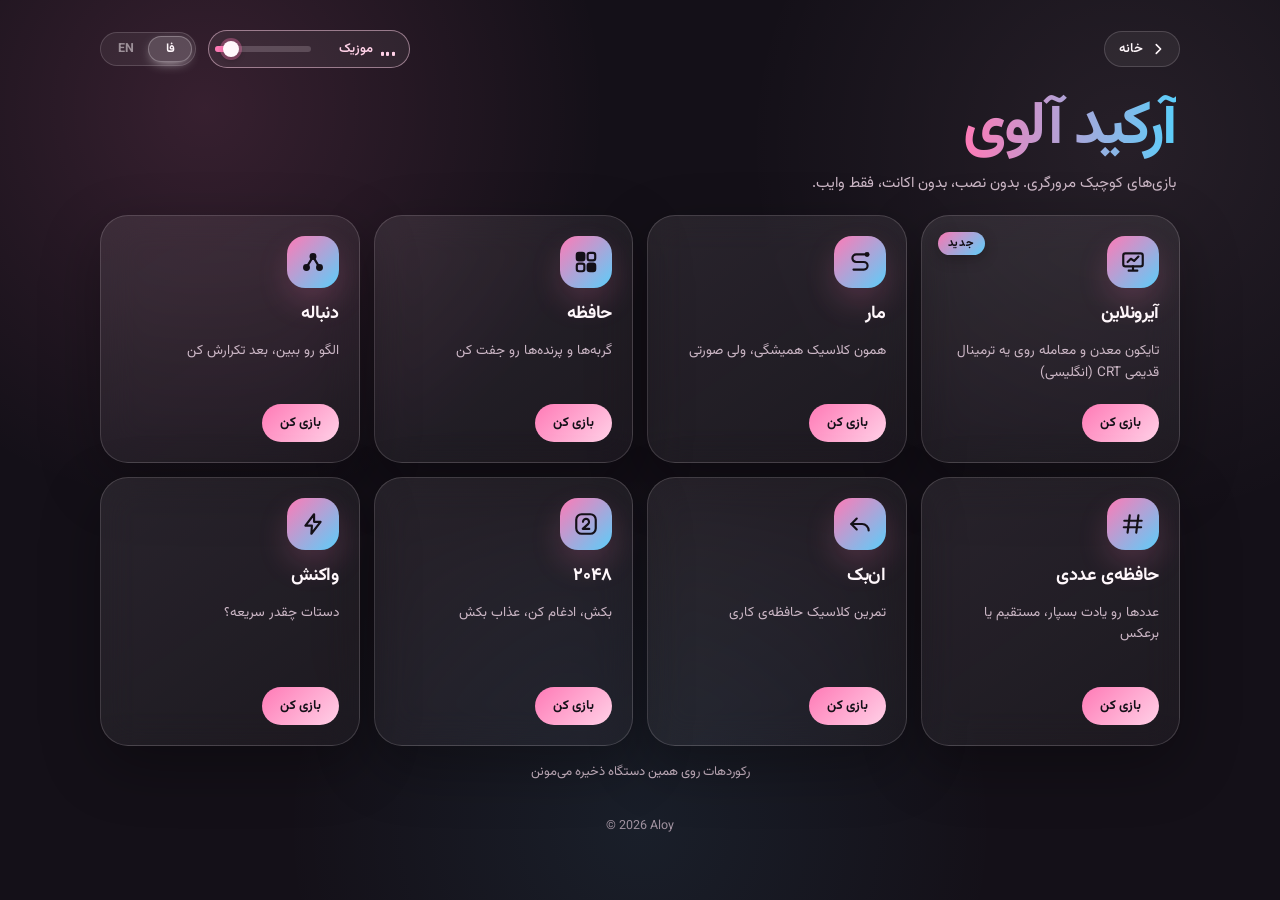
<file: arcade.html>
<!doctype html>
<html lang="fa" dir="rtl">
<head>
  <meta charset="utf-8">
  <meta name="viewport" content="width=device-width, initial-scale=1">
  <meta name="theme-color" content="#141018">
  <title>Aloy's Arcade</title>
  <meta name="description" content="Aloy's arcade: tiny browser games. A CRT mining tycoon, Snake, 2048, a reaction test and memory games. No installs, no accounts.">
  <link rel="canonical" href="https://actually-aloy.github.io/site/arcade">
  <meta property="og:type" content="website">
  <meta property="og:title" content="Aloy's Arcade">
  <meta property="og:description" content="Tiny browser games. A CRT mining tycoon, Snake, 2048, a reaction test and memory games. No installs, no accounts.">
  <meta property="og:url" content="https://actually-aloy.github.io/site/arcade">
  <meta property="og:image" content="https://actually-aloy.github.io/site/arcade-og.jpg">
  <meta name="twitter:card" content="summary_large_image">
  <meta name="twitter:title" content="Aloy's Arcade">
  <meta name="twitter:description" content="Tiny browser games. A CRT mining tycoon, Snake, 2048, a reaction test and memory games. No installs, no accounts.">
  <meta name="twitter:image" content="https://actually-aloy.github.io/site/arcade-og.jpg">
  <link rel="icon" href="favicon.svg?v=2" type="image/svg+xml">
  <link rel="preconnect" href="https://fonts.googleapis.com">
  <link rel="preconnect" href="https://fonts.gstatic.com" crossorigin>
  <link href="https://fonts.googleapis.com/css2?family=Inter:wght@400;500;600;700;800;900&display=swap" rel="stylesheet">
  <link href="https://fonts.googleapis.com/css2?family=Vazirmatn:wght@400;500;600;700;800;900&display=swap" rel="stylesheet">
  <style>
    :root {
      --bg: #141018;
      --text: #fff7fb;
      --muted: #cdb8c7;
      --line: rgba(255, 239, 247, 0.16);
      --pink: #ff7ab6;
      --pink-soft: #ffd1e7;
      --blue: #5bcefa;
      --radius: 28px;
    }

    * {
      box-sizing: border-box;
    }

    body {
      margin: 0;
      min-height: 100vh;
      font-family: Inter, ui-sans-serif, system-ui, -apple-system, BlinkMacSystemFont, "Segoe UI", sans-serif;
      color: var(--text);
      background:
        radial-gradient(circle at 16% 12%, rgba(255, 122, 182, 0.15), transparent 30%),
        radial-gradient(circle at 88% 16%, rgba(255, 209, 231, 0.08), transparent 28%),
        radial-gradient(circle at 50% 92%, rgba(91, 206, 250, 0.08), transparent 34%),
        var(--bg);
      animation: page-fade-in 0.4s ease-out;
      user-select: none;
      -webkit-user-select: none;
      -moz-user-select: none;
    }

    html[lang="fa"] body {
      font-family: Vazirmatn, Inter, ui-sans-serif, system-ui, -apple-system, BlinkMacSystemFont, "Segoe UI", sans-serif;
    }

    @keyframes page-fade-in {
      from { opacity: 0; }
      to { opacity: 1; }
    }

    @keyframes modal-fade {
      from { opacity: 0; }
      to { opacity: 1; }
    }

    @keyframes enchant {
      to { background-position: -300% 0; }
    }

    @keyframes appear {
      from { transform: scale(0.4); opacity: 0; }
      to { transform: scale(1); opacity: 1; }
    }

    @keyframes bump {
      0% { transform: scale(1); }
      50% { transform: scale(1.16); }
      100% { transform: scale(1); }
    }

    a {
      color: inherit;
      text-decoration: none;
    }

    h1, h2, h3, p {
      margin: 0;
    }

    a:focus-visible,
    button:focus-visible,
    [role="button"]:focus-visible {
      outline: 2px solid var(--pink-soft);
      outline-offset: 3px;
    }

    .page {
      width: min(1080px, calc(100% - 36px));
      margin: 0 auto;
      padding: 30px 0 56px;
    }

    .copyright {
      margin: 34px 0 0;
      color: var(--muted);
      font-size: 12.5px;
      text-align: center;
      opacity: 0.75;
    }

    .topbar {
      display: flex;
      align-items: center;
      gap: 12px;
      margin-bottom: 24px;
    }

    .pill-btn {
      display: inline-flex;
      align-items: center;
      gap: 8px;
      padding: 7px 14px;
      border: 1px solid var(--line);
      border-radius: 999px;
      background: rgba(255, 244, 249, 0.06);
      color: var(--text);
      font-family: inherit;
      font-size: 13px;
      font-weight: 600;
      cursor: pointer;
      transition: background 180ms ease, border-color 180ms ease;
    }

    .pill-btn:hover {
      background: rgba(255, 244, 249, 0.12);
      border-color: rgba(255, 209, 231, 0.4);
    }

    .pill-btn svg {
      width: 14px;
      height: 14px;
    }

    html[dir="rtl"] .pill-btn svg {
      transform: scaleX(-1);
    }

    .head {
      margin: 6px 4px 20px;
    }

    .head h1 {
      font-size: clamp(36px, 7vw, 60px);
      line-height: 1.2;
      letter-spacing: -0.04em;
    }

    .head p {
      margin-top: 8px;
      color: var(--muted);
      font-size: 15px;
    }

    .gradient-text {
      background: linear-gradient(90deg, var(--pink), var(--blue), var(--pink-soft), var(--pink));
      background-size: 300% 100%;
      -webkit-background-clip: text;
      background-clip: text;
      color: transparent;
      animation: enchant 5s linear infinite;
    }

    .view[hidden] {
      display: none !important;
    }

    .card {
      border: 1px solid var(--line);
      border-radius: var(--radius);
      background: linear-gradient(145deg, rgba(255, 244, 249, 0.09), rgba(255, 244, 249, 0.04));
      box-shadow: 0 20px 60px rgba(0, 0, 0, 0.3);
      backdrop-filter: blur(18px);
    }

    .hub-grid {
      display: grid;
      grid-template-columns: repeat(auto-fit, minmax(230px, 1fr));
      gap: 14px;
    }

    .new-badge {
      position: absolute;
      top: 16px;
      inset-inline-end: 16px;
      padding: 4px 10px;
      border-radius: 999px;
      background: linear-gradient(135deg, var(--pink), var(--blue));
      color: #141018;
      font-size: 11px;
      font-weight: 800;
      letter-spacing: 0.08em;
      line-height: 1.4;
      box-shadow: 0 4px 14px rgba(0, 0, 0, 0.25);
    }

    .game-card {
      position: relative;
      display: flex;
      flex-direction: column;
      gap: 12px;
      padding: 20px;
      transition: transform 180ms ease, border-color 180ms ease;
    }

    .game-card:hover {
      transform: translateY(-3px);
      border-color: rgba(255, 209, 231, 0.4);
    }

    .icon {
      width: 52px;
      height: 52px;
      display: grid;
      place-items: center;
      border-radius: 18px;
      color: #141018;
      background: linear-gradient(135deg, var(--pink), var(--blue));
      box-shadow: 0 14px 30px rgba(255, 122, 182, 0.18);
    }

    .icon svg {
      width: 26px;
      height: 26px;
    }

    .game-card h3 {
      font-size: 18px;
      letter-spacing: -0.02em;
    }

    .game-card p {
      color: var(--muted);
      font-size: 13.5px;
      line-height: 1.6;
    }

    .best-line {
      min-height: 18px;
      color: var(--pink-soft);
      font-size: 12.5px;
      font-weight: 600;
    }

    .play {
      margin-top: auto;
      align-self: flex-start;
      padding: 9px 18px;
      border-radius: 999px;
      background: linear-gradient(135deg, var(--pink), var(--pink-soft));
      color: #141018;
      font-size: 13px;
      font-weight: 700;
    }

    .hint {
      margin-top: 16px;
      color: var(--muted);
      font-size: 13px;
      text-align: center;
    }

    .game .hint {
      margin: 0;
      padding: 0 18px 20px;
    }

    .statbar {
      display: flex;
      flex-wrap: wrap;
      gap: 10px;
      justify-content: center;
      align-items: center;
      padding: 18px 18px 0;
    }

    .stat {
      padding: 8px 16px;
      border: 1px solid var(--line);
      border-radius: 999px;
      background: rgba(255, 244, 249, 0.06);
      color: var(--muted);
      font-size: 13px;
    }

    .stat b {
      margin-inline-start: 6px;
      color: var(--text);
      font-size: 14px;
      unicode-bidi: plaintext;
    }

    .ghost {
      padding: 8px 16px;
      border: 1px solid var(--line);
      border-radius: 999px;
      background: rgba(255, 244, 249, 0.08);
      color: var(--text);
      font-family: inherit;
      font-size: 13px;
      font-weight: 600;
      cursor: pointer;
      transition: background 180ms ease, border-color 180ms ease, opacity 180ms ease;
    }

    .ghost:hover:not(:disabled) {
      background: rgba(255, 244, 249, 0.14);
      border-color: rgba(255, 209, 231, 0.4);
    }

    .ghost:disabled {
      opacity: 0.4;
      cursor: default;
    }

    .btn {
      padding: 11px 22px;
      border: none;
      border-radius: 14px;
      background: linear-gradient(135deg, var(--pink), var(--pink-soft));
      color: #141018;
      font-family: inherit;
      font-size: 14px;
      font-weight: 700;
      cursor: pointer;
      transition: filter 180ms ease, transform 180ms ease;
    }

    .btn:hover {
      filter: brightness(1.05);
      transform: translateY(-2px);
    }

    .stage-wrap {
      display: flex;
      justify-content: center;
      padding: 22px;
    }

    .stage {
      position: relative;
      width: min(420px, 100%, max(240px, calc(100vh - 250px)));
      width: min(420px, 100%, max(240px, calc(100dvh - 250px)));
      border: 1px solid var(--line);
      border-radius: 24px;
      overflow: hidden;
      background: rgba(255, 244, 249, 0.05);
    }

    .stage.swipe {
      touch-action: none;
    }

    .stage canvas {
      display: block;
      width: 100%;
      height: auto;
      aspect-ratio: 1;
    }

    .overlay {
      position: absolute;
      inset: 0;
      z-index: 5;
      display: grid;
      place-items: center;
      padding: 20px;
      background: rgba(20, 16, 24, 0.78);
      backdrop-filter: blur(4px);
      text-align: center;
      animation: modal-fade 180ms ease-out;
    }

    .overlay[hidden] {
      display: none;
    }

    .big {
      font-size: clamp(26px, 4vw, 36px);
      font-weight: 800;
      letter-spacing: -0.03em;
    }

    .sub {
      margin: 10px 0 18px;
      color: var(--muted);
      font-size: 14px;
      line-height: 1.7;
    }

    .mem-grid {
      display: grid;
      grid-template-columns: repeat(4, 1fr);
      gap: 10px;
      padding: 10px;
    }

    .m-card {
      position: relative;
      aspect-ratio: 1;
      border-radius: 16px;
      cursor: pointer;
      perspective: 700px;
    }

    .m-inner {
      position: absolute;
      inset: 0;
      transform-style: preserve-3d;
      transition: transform 350ms ease;
    }

    .m-card.flip .m-inner {
      transform: rotateY(180deg);
    }

    .m-face {
      position: absolute;
      inset: 0;
      display: grid;
      place-items: center;
      border-radius: 16px;
      backface-visibility: hidden;
      -webkit-backface-visibility: hidden;
    }

    .m-back {
      border: 1px solid var(--line);
      background: linear-gradient(135deg, rgba(255, 122, 182, 0.22), rgba(91, 206, 250, 0.14));
      color: var(--pink-soft);
      font-size: clamp(18px, 4.5vw, 24px);
    }

    .m-card:hover:not(.flip) .m-back {
      border-color: rgba(255, 209, 231, 0.4);
    }

    .m-front {
      transform: rotateY(180deg);
      border: 1px solid rgba(255, 209, 231, 0.4);
      background: rgba(255, 244, 249, 0.1);
      font-size: clamp(24px, 7vw, 34px);
    }

    .m-card.match .m-front {
      background: linear-gradient(135deg, rgba(255, 122, 182, 0.3), rgba(255, 209, 231, 0.22));
      box-shadow: 0 0 0 2px rgba(255, 122, 182, 0.45) inset;
    }

    .board {
      aspect-ratio: 1;
      direction: ltr;
    }

    .slots {
      position: absolute;
      inset: 10px;
      display: grid;
      grid-template-columns: repeat(4, 1fr);
      grid-template-rows: repeat(4, 1fr);
      gap: 10px;
    }

    .slot {
      border-radius: 14px;
      background: rgba(255, 244, 249, 0.06);
    }

    .tiles {
      position: absolute;
      inset: 10px;
    }

    .tile {
      position: absolute;
      left: 0;
      top: 0;
      width: calc((100% - 30px) / 4);
      height: calc((100% - 30px) / 4);
      transform: translate(calc(var(--c) * (100% + 10px)), calc(var(--r) * (100% + 10px)));
      transition: transform 110ms ease-out;
    }

    .face {
      width: 100%;
      height: 100%;
      display: grid;
      place-items: center;
      border-radius: 14px;
      font-size: clamp(20px, 7.2vw, 32px);
      font-weight: 800;
      letter-spacing: -0.03em;
      color: var(--text);
      background: rgba(255, 244, 249, 0.12);
    }

    .face.len3 { font-size: clamp(18px, 6.2vw, 28px); }
    .face.len4 { font-size: clamp(15px, 5vw, 24px); }
    .face.len5 { font-size: clamp(13px, 4.2vw, 20px); }
    .face.fresh { animation: appear 180ms 100ms ease-out backwards; }
    .face.bump { animation: bump 180ms ease-out; }

    .face.v2 { background: #ffd1e7; color: #141018; }
    .face.v4 { background: #ffb8dc; color: #141018; }
    .face.v8 { background: #ff9cc9; color: #141018; }
    .face.v16 { background: #ff7ab6; color: #141018; }
    .face.v32 { background: #f75e9f; color: #fff; }
    .face.v64 { background: #e94b8c; color: #fff; }
    .face.v128 { background: #d94fd4; color: #fff; }
    .face.v256 { background: #b45cf0; color: #fff; }
    .face.v512 { background: #8f6bff; color: #fff; }
    .face.v1024 { background: #6f8cff; color: #fff; }
    .face.v2048 { background: linear-gradient(135deg, #5bcefa, #ff7ab6); color: #141018; box-shadow: 0 0 24px rgba(91, 206, 250, 0.5); }
    .face.vbig { background: linear-gradient(135deg, #ff7ab6, #5bcefa); color: #141018; }

    .pad-wrap {
      padding: 22px;
    }

    .pad {
      display: grid;
      place-items: center;
      min-height: min(340px, 64vw);
      padding: 20px;
      border: 1px solid var(--line);
      border-radius: 24px;
      text-align: center;
      cursor: pointer;
      touch-action: manipulation;
      transition: background 120ms ease, border-color 120ms ease;
    }

    .pad.idle { background: rgba(255, 244, 249, 0.06); }
    .pad.armed { background: rgba(91, 206, 250, 0.14); border-color: rgba(91, 206, 250, 0.4); }
    .pad.ready { background: linear-gradient(135deg, var(--pink), var(--pink-soft)); border-color: transparent; color: #141018; background-origin: border-box;}
    .pad.fail { background: rgba(237, 66, 69, 0.2); border-color: rgba(237, 66, 69, 0.4); }
    .pad.result { background: rgba(59, 165, 93, 0.18); border-color: rgba(59, 165, 93, 0.4); }

    .msg {
      font-size: clamp(24px, 5vw, 36px);
      font-weight: 800;
      letter-spacing: -0.03em;
      unicode-bidi: plaintext;
    }

    .pad .sub {
      margin: 8px 0 0;
      unicode-bidi: plaintext;
    }

    .pad.ready .sub {
      color: rgba(20, 16, 24, 0.72);
    }

    .ghost[aria-pressed="true"] {
      background: rgba(255, 122, 182, 0.22);
      border-color: rgba(255, 209, 231, 0.5);
    }

    .seq-grid {
      display: grid;
      grid-template-columns: repeat(3, 1fr);
      gap: 10px;
      padding: 10px;
      direction: ltr;
    }

    .seq-pad {
      aspect-ratio: 1;
      padding: 0;
      border: 1px solid var(--line);
      border-radius: 16px;
      background: rgba(255, 244, 249, 0.06);
      color: inherit;
      font-family: inherit;
      cursor: pointer;
      touch-action: manipulation;
      transition: background 120ms ease, border-color 120ms ease, box-shadow 120ms ease;
    }

    .seq-pad:hover:not(.static) {
      border-color: rgba(255, 209, 231, 0.4);
    }

    .seq-pad.static,
    .seq-grid.locked .seq-pad {
      cursor: default;
    }

    .seq-pad.lit {
      background: linear-gradient(135deg, var(--pink), var(--pink-soft));
      border-color: transparent;
      box-shadow: 0 0 28px rgba(255, 122, 182, 0.55); background-origin: border-box;}

    .seq-pad.tap {
      background: rgba(91, 206, 250, 0.28);
      border-color: rgba(91, 206, 250, 0.5);
    }

    .seq-pad.good {
      background: rgba(59, 165, 93, 0.4);
      border-color: rgba(59, 165, 93, 0.6);
      box-shadow: none;
    }

    .seq-pad.bad {
      background: rgba(237, 66, 69, 0.35);
      border-color: rgba(237, 66, 69, 0.55);
      box-shadow: none;
    }

    .phase {
      min-height: 26px;
      margin: 14px 18px 8px;
      color: var(--text);
      font-size: 14px;
      font-weight: 600;
      text-align: center;
      unicode-bidi: plaintext;
    }

    .num-screen {
      display: grid;
      place-items: center;
      min-height: 200px;
      padding: 16px;
      font-size: clamp(56px, 16vw, 96px);
      font-weight: 800;
      letter-spacing: -0.03em;
      direction: ltr;
    }

    .num-screen.small {
      color: var(--pink-soft);
      font-size: clamp(26px, 8vw, 40px);
      letter-spacing: 0.12em;
    }

    .num-form {
      display: flex;
      gap: 10px;
      padding: 0 14px 16px;
      direction: ltr;
    }

    .num-form[hidden] {
      display: none;
    }

    .num-input {
      flex: 1;
      min-width: 0;
      padding: 12px 14px;
      border: 1px solid var(--line);
      border-radius: 14px;
      background: rgba(255, 244, 249, 0.08);
      color: var(--text);
      font-family: inherit;
      font-size: 20px;
      letter-spacing: 0.14em;
      text-align: center;
      outline: none;
    }

    .num-input:focus {
      border-color: rgba(255, 209, 231, 0.5);
    }

    .act {
      display: flex;
      justify-content: center;
      padding: 4px 18px 0;
    }

    .act .btn {
      width: min(320px, 100%);
      padding: 16px 22px;
      font-size: 16px;
    }

    .act .btn:disabled {
      opacity: 0.4;
      cursor: default;
      transform: none;
      filter: none;
    }

    .act + .hint {
      margin-top: 14px;
    }

    @media (max-width: 560px) {
      .page {
        width: min(100% - 22px, 1080px);
        padding-top: 18px;
      }

      .statbar {
        padding: 14px 12px 0;
      }

      .stage-wrap,
      .pad-wrap {
        padding: 14px;
      }
    }

    @media (max-width: 640px) {
      .hub-grid {
        grid-template-columns: 1fr;
        gap: 10px;
      }

      .game-card {
        display: grid;
        grid-template-columns: auto minmax(0, 1fr) auto;
        grid-template-areas: "i h p" "i d p" "i b p";
        align-items: center;
        column-gap: 14px;
        row-gap: 2px;
        padding: 14px 16px;
      }

      .game-card:hover {
        transform: none;
      }

      .game-card .icon {
        grid-area: i;
        width: 46px;
        height: 46px;
        border-radius: 15px;
      }

      .game-card h3 {
        grid-area: h;
      }

      .game-card p {
        grid-area: d;
        font-size: 13px;
        line-height: 1.5;
      }

      .game-card .best-line {
        grid-area: b;
        min-height: 0;
      }

      .game-card .best-line:empty {
        display: none;
      }

      .game-card .play {
        grid-area: p;
        align-self: center;
        margin: 0;
        padding: 8px 14px;
      }

      .new-badge {
        top: -8px;
        font-size: 10px;
        padding: 2px 9px;
      }
    }

    @media (prefers-reduced-motion: reduce) {
      body,
      .gradient-text,
      .overlay,
      .face.fresh,
      .face.bump {
        animation: none;
      }

      .m-inner,
      .tile,
      .seq-pad {
        transition: none;
      }
    }
  </style>
  <link rel="stylesheet" href="langfx.css">
  <link rel="stylesheet" href="music.css?v=20261121">
  <script src="langfx.js" defer></script>
  <script src="music.js?v=20261121"></script>
</head>
<body>
  <main class="page">
    <div class="topbar">
      <a class="pill-btn" id="back-link" href="index.html">
        <svg viewBox="0 0 16 16" fill="none" stroke="currentColor" stroke-width="1.8" stroke-linecap="round" stroke-linejoin="round" aria-hidden="true"><path d="M10 3 5 8l5 5"/></svg>
        <span id="back-label"></span>
      </a>
      <button type="button" class="pill-btn lang-toggle" id="lang-toggle" aria-label="Switch language"><span class="lt-pill"></span><span class="lt-o" data-l="en">EN</span><span class="lt-o" data-l="fa">فا</span></button>
    </div>

    <div class="head">
      <h1><span class="gradient-text" id="g-title"></span></h1>
      <p id="g-sub"></p>
    </div>

    <section class="view" id="view-hub">
      <div class="hub-grid" id="hub-grid"></div>
      <p class="hint" id="hub-hint"></p>
    </section>

    <section class="view card game" id="view-snake" hidden>
      <div class="statbar">
        <span class="stat"><span id="snake-score-label"></span><b id="snake-score">0</b></span>
        <span class="stat"><span id="snake-best-label"></span><b id="snake-best">0</b></span>
        <button type="button" class="ghost" id="snake-pause"></button>
        <button type="button" class="ghost" id="snake-restart"></button>
      </div>
      <div class="stage-wrap">
        <div class="stage" id="snake-stage">
          <canvas id="snake-canvas" role="img"></canvas>
          <div class="overlay" id="snake-overlay">
            <div>
              <p class="big" id="snake-ov-t"></p>
              <p class="sub" id="snake-ov-s"></p>
              <button type="button" class="btn" id="snake-ov-btn"></button>
            </div>
          </div>
        </div>
      </div>
      <p class="hint" id="snake-hint"></p>
    </section>

    <section class="view card game" id="view-memory" hidden>
      <div class="statbar">
        <span class="stat"><span id="mem-moves-label"></span><b id="mem-moves">0</b></span>
        <span class="stat"><span id="mem-time-label"></span><b id="mem-time">0</b></span>
        <span class="stat"><span id="mem-best-label"></span><b id="mem-best">–</b></span>
        <button type="button" class="ghost" id="mem-restart"></button>
      </div>
      <div class="stage-wrap">
        <div class="stage" id="mem-stage">
          <div class="mem-grid" id="mem-grid"></div>
          <div class="overlay" id="mem-overlay" hidden>
            <div>
              <p class="big" id="mem-ov-t"></p>
              <p class="sub" id="mem-ov-s"></p>
              <button type="button" class="btn" id="mem-ov-btn"></button>
            </div>
          </div>
        </div>
      </div>
      <p class="hint" id="mem-hint"></p>
    </section>

    <section class="view card game" id="view-seq" hidden>
      <div class="statbar">
        <span class="stat"><span id="seq-len-label"></span><b id="seq-len">–</b></span>
        <span class="stat"><span id="seq-best-label"></span><b id="seq-best">–</b></span>
        <button type="button" class="ghost" id="seq-fwd" aria-pressed="true"></button>
        <button type="button" class="ghost" id="seq-back" aria-pressed="false"></button>
        <button type="button" class="ghost" id="seq-restart"></button>
      </div>
      <div class="stage-wrap">
        <div class="stage" id="seq-stage">
          <div class="seq-grid locked" id="seq-grid"></div>
          <div class="overlay" id="seq-overlay">
            <div>
              <p class="big" id="seq-ov-t"></p>
              <p class="sub" id="seq-ov-s"></p>
              <button type="button" class="btn" id="seq-ov-btn"></button>
            </div>
          </div>
        </div>
      </div>
      <p class="phase" id="seq-status" role="status" aria-live="polite"></p>
      <p class="hint" id="seq-hint"></p>
    </section>

    <section class="view card game" id="view-digits" hidden>
      <div class="statbar">
        <span class="stat"><span id="num-len-label"></span><b id="num-len">–</b></span>
        <span class="stat"><span id="num-best-label"></span><b id="num-best">–</b></span>
        <button type="button" class="ghost" id="num-fwd" aria-pressed="true"></button>
        <button type="button" class="ghost" id="num-back" aria-pressed="false"></button>
        <button type="button" class="ghost" id="num-restart"></button>
      </div>
      <div class="stage-wrap">
        <div class="stage" id="num-stage">
          <div class="num-screen" id="num-screen"></div>
          <form class="num-form" id="num-form" autocomplete="off" hidden>
            <input class="num-input" id="num-input" type="text" inputmode="numeric" autocomplete="off" autocapitalize="off" spellcheck="false" maxlength="24">
            <button type="submit" class="btn" id="num-check"></button>
          </form>
          <div class="overlay" id="num-overlay">
            <div>
              <p class="big" id="num-ov-t"></p>
              <p class="sub" id="num-ov-s"></p>
              <button type="button" class="btn" id="num-ov-btn"></button>
            </div>
          </div>
        </div>
      </div>
      <p class="phase" id="num-status" role="status" aria-live="polite"></p>
      <p class="hint" id="num-hint"></p>
    </section>

    <section class="view card game" id="view-nback" hidden>
      <div class="statbar">
        <span class="stat"><span id="nb-level-label"></span><b id="nb-level">1</b></span>
        <span class="stat"><span id="nb-trial-label"></span><b id="nb-trial">–</b></span>
        <span class="stat"><span id="nb-best-label"></span><b id="nb-best">–</b></span>
        <button type="button" class="ghost" id="nb-down">−</button>
        <button type="button" class="ghost" id="nb-up">+</button>
        <button type="button" class="ghost" id="nb-stop"></button>
      </div>
      <div class="stage-wrap">
        <div class="stage" id="nb-stage">
          <div class="seq-grid locked" id="nb-grid" aria-hidden="true"></div>
          <div class="overlay" id="nb-overlay">
            <div>
              <p class="big" id="nb-ov-t"></p>
              <p class="sub" id="nb-ov-s"></p>
              <button type="button" class="btn" id="nb-ov-btn"></button>
            </div>
          </div>
        </div>
      </div>
      <p class="phase" id="nb-status" role="status"></p>
      <div class="act"><button type="button" class="btn" id="nb-match" disabled></button></div>
      <p class="hint" id="nb-hint"></p>
    </section>

    <section class="view card game" id="view-g2048" hidden>
      <div class="statbar">
        <span class="stat"><span id="g2048-score-label"></span><b id="g2048-score">0</b></span>
        <span class="stat"><span id="g2048-best-label"></span><b id="g2048-best">0</b></span>
        <button type="button" class="ghost" id="g2048-restart"></button>
      </div>
      <div class="stage-wrap">
        <div class="stage board swipe" id="g2048-stage">
          <div class="slots" aria-hidden="true">
            <div class="slot"></div><div class="slot"></div><div class="slot"></div><div class="slot"></div>
            <div class="slot"></div><div class="slot"></div><div class="slot"></div><div class="slot"></div>
            <div class="slot"></div><div class="slot"></div><div class="slot"></div><div class="slot"></div>
            <div class="slot"></div><div class="slot"></div><div class="slot"></div><div class="slot"></div>
          </div>
          <div class="tiles" id="g2048-tiles"></div>
          <div class="overlay" id="g2048-overlay" hidden>
            <div>
              <p class="big" id="g2048-ov-t"></p>
              <p class="sub" id="g2048-ov-s"></p>
              <button type="button" class="btn" id="g2048-ov-btn"></button>
            </div>
          </div>
        </div>
      </div>
      <p class="hint" id="g2048-hint"></p>
    </section>

    <section class="view card game" id="view-reaction" hidden>
      <div class="statbar">
        <span class="stat"><span id="react-last-label"></span><b id="react-last">–</b></span>
        <span class="stat"><span id="react-best-label"></span><b id="react-best">–</b></span>
        <span class="stat"><span id="react-avg-label"></span><b id="react-avg">–</b></span>
      </div>
      <div class="pad-wrap">
        <div class="pad idle" id="react-pad" role="button" tabindex="0">
          <div>
            <p class="msg" id="react-msg" aria-live="polite"></p>
            <p class="sub" id="react-sub"></p>
          </div>
        </div>
      </div>
      <p class="hint" id="react-hint"></p>
    </section>
    <p class="copyright" dir="ltr">© 2026 Aloy</p>
  </main>

  <script>
    (function () {
      var host = location.hostname;
      var local = host === 'localhost' || host === '127.0.0.1' || /^[\d.]+$/.test(host) || host.charAt(0) === '[';
      if (local || !/^https?:$/.test(location.protocol)) return;
      var clean = location.pathname.replace(/\/index\.html$/, '/').replace(/\.html$/, '');
      if (clean !== location.pathname) history.replaceState(null, '', clean + location.search + location.hash);
    })();

    const $ = id => document.getElementById(id);

    const store = {
      get(key) {
        try { return localStorage.getItem(key); } catch (e) { return null; }
      },
      set(key, value) {
        try { localStorage.setItem(key, value); } catch (e) {}
      }
    };

    const FA_DIGITS = '۰۱۲۳۴۵۶۷۸۹';
    const VIEWS = ['snake', 'memory', 'seq', 'digits', 'nback', 'g2048', 'reaction'];
    const SLUGS = ['snake', 'memory', 'sequence', 'numbers', 'nback', '2048', 'reaction'];
    const ICONS = [
      '<svg viewBox="0 0 24 24" fill="none" stroke="currentColor" stroke-width="2" stroke-linecap="round" stroke-linejoin="round" aria-hidden="true"><path d="M16 5H8.5a3.5 3.5 0 0 0 0 7h7a3.5 3.5 0 0 1 0 7H6"/><circle cx="18.5" cy="5" r="2.3" fill="currentColor" stroke="none"/></svg>',
      '<svg viewBox="0 0 24 24" fill="none" stroke="currentColor" stroke-width="2" stroke-linecap="round" stroke-linejoin="round" aria-hidden="true"><rect x="3.5" y="3.5" width="7" height="7" rx="2" fill="currentColor"/><rect x="13.5" y="3.5" width="7" height="7" rx="2"/><rect x="3.5" y="13.5" width="7" height="7" rx="2"/><rect x="13.5" y="13.5" width="7" height="7" rx="2" fill="currentColor"/></svg>',
      '<svg viewBox="0 0 24 24" fill="none" stroke="currentColor" stroke-width="2" stroke-linecap="round" stroke-linejoin="round" aria-hidden="true"><path d="M6 17l6-10 6 10"/><circle cx="6" cy="17" r="2.2" fill="currentColor"/><circle cx="12" cy="7" r="2.2" fill="currentColor"/><circle cx="18" cy="17" r="2.2" fill="currentColor"/></svg>',
      '<svg viewBox="0 0 24 24" fill="none" stroke="currentColor" stroke-width="2" stroke-linecap="round" stroke-linejoin="round" aria-hidden="true"><path d="M9 4 7 20"/><path d="M17 4l-2 16"/><path d="M4 9h16"/><path d="M3.5 15h16"/></svg>',
      '<svg viewBox="0 0 24 24" fill="none" stroke="currentColor" stroke-width="2" stroke-linecap="round" stroke-linejoin="round" aria-hidden="true"><path d="M9 7 4 12l5 5"/><path d="M4 12h10a6 6 0 0 1 6 6"/></svg>',
      '<svg viewBox="0 0 24 24" fill="none" stroke="currentColor" stroke-width="2" stroke-linecap="round" stroke-linejoin="round" aria-hidden="true"><rect x="3" y="3" width="18" height="18" rx="5"/><path d="M9.2 10a2.8 2.8 0 1 1 4.9 1.9L9 16.5h6"/></svg>',
      '<svg viewBox="0 0 24 24" fill="none" stroke="currentColor" stroke-width="2" stroke-linecap="round" stroke-linejoin="round" aria-hidden="true"><path d="M13 3 5 13.5h6L10.5 21 19 10h-6z"/></svg>'
    ];

    const I18N = {
      en: {
        dir: 'ltr',
        backHome: 'home',
        music: 'Music',
        backArcade: 'arcade',
        play: 'Play',
        bestLabel: 'Best',
        movesWord: 'moves',
        hubTitle: "Aloy's Arcade",
        hubSub: 'tiny browser games. No installs, no accounts, just vibes.',
        hubHint: 'your best scores stay saved on this device',
        hubGames: [
          { name: 'Snake', tag: 'the classic, but make it pink' },
          { name: 'Memory', tag: 'match the cats & birds' },
          { name: 'Sequence', tag: 'watch the pattern, then repeat it' },
          { name: 'Number Span', tag: 'remember the digits, forward or backward' },
          { name: 'N-Back', tag: 'the classic working-memory workout' },
          { name: '2048', tag: 'swipe, merge, suffer' },
          { name: 'Reaction', tag: 'how fast are your hands?' }
        ],
        hubExtra: { badge: 'NEW', name: 'Ironline', tag: 'a mining & trading tycoon on an old CRT terminal' },
        spanBest: (f, b) => 'Best: ' + [f ? f + ' forward' : '', b ? b + ' backward' : ''].filter(Boolean).join(' · '),
        levelWord: 'level',
        seq: {
          title: 'Sequence', sub: 'watch the pattern, then repeat it',
          len: 'Length', best: 'Best', fwd: 'Forward', back: 'Backward', restart: 'Restart',
          idleT: 'Ready?',
          idleS: m => 'squares light up one by one. Repeat them ' + (m === 'b' ? 'in reverse order.' : 'in the same order.'),
          play: 'Start',
          watch: 'Watch…', yours: 'Your turn', yoursBack: 'Your turn · reverse order',
          ok: 'Correct!', retry: 'Not quite · one more try at this length',
          overT: 'Round over',
          overS: (n, rec) => (n ? 'longest sequence: ' + n : 'no luck this time') + (rec ? ' · new best!' : ''),
          again: 'Play again',
          hint: 'two tries per length · tap the squares or press 1–9',
          pad: n => 'square ' + n
        },
        digits: {
          title: 'Number Span', sub: 'remember the digits, in order or in reverse',
          len: 'Length', best: 'Best', fwd: 'Forward', back: 'Backward', restart: 'Restart',
          idleT: 'Ready?',
          idleS: m => 'digits appear one at a time. Type them back ' + (m === 'b' ? 'in reverse order.' : 'in the same order.'),
          play: 'Start',
          watch: 'Watch the numbers…', yours: 'Type them in', yoursBack: 'Type them in reverse',
          ok: 'Correct!', retry: 'Not quite · one more try at this length',
          check: 'Check', input: 'your answer',
          overT: 'Round over',
          overS: (n, rec) => (n ? 'longest number: ' + n + ' digits' : 'no luck this time') + (rec ? ' · new best!' : ''),
          again: 'Play again',
          hint: 'two tries per length · press Enter to check'
        },
        nback: {
          title: 'N-Back', sub: 'the classic working-memory workout',
          level: 'Level', trial: 'Trial', best: 'Best', stop: 'Stop', match: 'Match',
          lower: 'Lower level', higher: 'Higher level',
          idleT: n => n + '-back',
          idleS: n => 'a square lights up every few seconds. Press Match when it is the same square as ' + (n === '1' ? 'the one just before.' : 'the one ' + n + ' steps ago.'),
          play: 'Start',
          rule: n => n === '1' ? 'same square as the one just before?' : 'same square as ' + n + ' steps ago?',
          upT: 'Level up!', sameT: 'Solid round', downT: 'One level down',
          resS: (h, t, f, nx) => h + '/' + t + ' matches · ' + f + ' false alarms · next: ' + nx + '-back',
          again: 'Next round',
          hint: 'Space or the Match button · under 3 mistakes moves you up, over 5 moves you down'
        },
        snake: {
          title: 'Snake', sub: 'the classic, but make it pink',
          score: 'Score', best: 'Best', pause: 'Pause', resume: 'Resume', restart: 'Restart',
          idleT: 'Ready?', idleS: 'press an arrow key or swipe to start', play: 'Play',
          pauseT: 'Paused', pauseS: 'press space to resume',
          overT: 'Game over', overS: s => 'you scored ' + s, again: 'Play again',
          perfectT: 'Perfect!', perfectS: s => 'you filled the whole board · ' + s,
          hint: 'arrows or WASD to move · space to pause · swipe on touch screens',
          label: 'Snake game board'
        },
        memory: {
          title: 'Memory', sub: 'match the cats & birds',
          moves: 'Moves', time: 'Time', best: 'Best', restart: 'Restart',
          winT: 'Nice memory!', winS: (m, s) => m + ' moves · ' + s + 's', again: 'Play again',
          hint: 'flip two cards and find the pairs',
          card: 'hidden card'
        },
        g2048: {
          title: '2048', sub: 'swipe, merge, suffer',
          score: 'Score', best: 'Best', restart: 'Restart',
          winT: '2048!', winS: 'you absolute genius', keep: 'Keep going',
          overT: 'No moves left', overS: s => 'final score: ' + s, retry: 'Try again',
          hint: 'arrows, WASD or swipe · merge your way to 2048'
        },
        reaction: {
          title: 'Reaction Test', sub: 'how fast are your hands?',
          last: 'Last', best: 'Best', avg: 'Average of 5',
          hint: 'click the pad or press space',
          idleT: 'Click to start', idleS: 'then wait for pink…',
          wait: 'Wait…', waitS: "don't jump the gun",
          go: 'CLICK!', goS: 'now now now',
          foul: 'Too soon!', foulS: 'wait for the pink screen · click to try again',
          rate: ms => (ms < 200 ? 'lightning fast' : ms < 250 ? 'sharp reflexes' : ms < 320 ? 'solid' : 'still warming up') + ' · click to go again'
        }
      },
      fa: {
        dir: 'rtl',
        backHome: 'خانه',
        music: 'موزیک',
        backArcade: 'بازی‌ها',
        play: 'بازی کن',
        bestLabel: 'رکورد',
        movesWord: 'حرکت',
        hubTitle: 'آرکید آلوی',
        hubSub: 'بازی‌های کوچیک مرورگری. بدون نصب، بدون اکانت، فقط وایب.',
        hubHint: 'رکوردهات روی همین دستگاه ذخیره می‌مونن',
        hubGames: [
          { name: 'مار', tag: 'همون کلاسیک همیشگی، ولی صورتی' },
          { name: 'حافظه', tag: 'گربه‌ها و پرنده‌ها رو جفت کن' },
          { name: 'دنباله', tag: 'الگو رو ببین، بعد تکرارش کن' },
          { name: 'حافظه‌ی عددی', tag: 'عددها رو یادت بسپار، مستقیم یا برعکس' },
          { name: 'ان‌بک', tag: 'تمرین کلاسیک حافظه‌ی کاری' },
          { name: '۲۰۴۸', tag: 'بکش، ادغام کن، عذاب بکش' },
          { name: 'واکنش', tag: 'دستات چقدر سریعه؟' }
        ],
        hubExtra: { badge: 'جدید', name: 'آیرونلاین', tag: 'تایکون معدن و معامله روی یه ترمینال قدیمی CRT (انگلیسی)' },
        spanBest: (f, b) => 'رکورد: ' + [f ? 'مستقیم ' + f : '', b ? 'برعکس ' + b : ''].filter(Boolean).join(' · '),
        levelWord: 'سطح',
        seq: {
          title: 'دنباله', sub: 'الگو رو ببین، بعد تکرارش کن',
          len: 'طول', best: 'رکورد', fwd: 'مستقیم', back: 'برعکس', restart: 'از اول',
          idleT: 'آماده‌ای؟',
          idleS: m => 'خونه‌ها یکی‌یکی روشن می‌شن. ' + (m === 'b' ? 'برعکسِ ترتیب تکرارشون کن.' : 'با همون ترتیب تکرارشون کن.'),
          play: 'شروع',
          watch: 'ببین…', yours: 'نوبت توئه', yoursBack: 'نوبت توئه · برعکس',
          ok: 'درسته!', retry: 'نشد · یه بار دیگه با همین طول',
          overT: 'تموم شد',
          overS: (n, rec) => (n ? 'بلندترین دنباله: ' + n : 'این دفعه نشد') + (rec ? ' · رکورد جدید!' : ''),
          again: 'دوباره',
          hint: 'برای هر طول دو شانس داری · روی خونه‌ها بزن یا ۱ تا ۹ رو بزن',
          pad: n => 'خونه‌ی ' + n
        },
        digits: {
          title: 'حافظه‌ی عددی', sub: 'عددها رو یادت بسپار، مستقیم یا برعکس',
          len: 'طول', best: 'رکورد', fwd: 'مستقیم', back: 'برعکس', restart: 'از اول',
          idleT: 'آماده‌ای؟',
          idleS: m => 'عددها یکی‌یکی نشون داده می‌شن. ' + (m === 'b' ? 'برعکسِ ترتیب بنویسشون.' : 'با همون ترتیب بنویسشون.'),
          play: 'شروع',
          watch: 'عددها رو ببین…', yours: 'عددها رو بنویس', yoursBack: 'برعکس بنویسشون',
          ok: 'درسته!', retry: 'نشد · یه بار دیگه با همین طول',
          check: 'بررسی', input: 'جوابت',
          overT: 'تموم شد',
          overS: (n, rec) => (n ? 'بلندترین عدد: ' + n + ' رقمی' : 'این دفعه نشد') + (rec ? ' · رکورد جدید!' : ''),
          again: 'دوباره',
          hint: 'برای هر طول دو شانس داری · برای بررسی اینتر بزن'
        },
        nback: {
          title: 'ان‌بک', sub: 'تمرین کلاسیک حافظه‌ی کاری',
          level: 'سطح', trial: 'مرحله', best: 'رکورد', stop: 'توقف', match: 'یکیه',
          lower: 'سطح پایین‌تر', higher: 'سطح بالاتر',
          idleT: n => 'ان‌بک ' + n,
          idleS: n => 'هر چند ثانیه یه خونه روشن می‌شه. اگه همون خونه‌ای بود که ' + (n === '۱' ? 'همین قبلی' : n + ' مرحله پیش') + ' روشن شد، «یکیه» رو بزن.',
          play: 'شروع',
          rule: n => n === '۱' ? 'همون خونه‌ی قبلیه؟' : 'همون خونه‌ی ' + n + ' مرحله پیشه؟',
          upT: 'رفتی بالا!', sameT: 'دور خوبی بود', downT: 'یه سطح میای پایین',
          resS: (h, t, f, nx) => h + '/' + t + ' تا درست · ' + f + ' اشتباه زدن · بعدی: سطح ' + nx,
          again: 'دور بعد',
          hint: 'اسپیس یا دکمه‌ی «یکیه» · با کمتر از ۳ اشتباه می‌ری بالا، با بیشتر از ۵ میای پایین'
        },
        snake: {
          title: 'مار', sub: 'همون کلاسیک همیشگی، ولی صورتی',
          score: 'امتیاز', best: 'رکورد', pause: 'مکث', resume: 'ادامه', restart: 'از اول',
          idleT: 'آماده‌ای؟', idleS: 'یه دکمه‌ی جهت‌دار بزن یا انگشتت رو بکش تا شروع شه', play: 'شروع',
          pauseT: 'مکث', pauseS: 'برای ادامه اسپیس بزن',
          overT: 'تموم شد!', overS: s => 'امتیازت ' + s + ' شد', again: 'دوباره',
          perfectT: 'بی‌نقص!', perfectS: s => 'کل صفحه رو پر کردی · ' + s,
          hint: 'جهت‌نما یا ⁨WASD⁩ برای حرکت · اسپیس برای مکث · روی موبایل انگشتت رو بکش',
          label: 'صفحه‌ی بازی مار'
        },
        memory: {
          title: 'حافظه', sub: 'گربه‌ها و پرنده‌ها رو جفت کن',
          moves: 'حرکت', time: 'زمان', best: 'رکورد', restart: 'از اول',
          winT: 'حافظه‌ات حرف نداره!', winS: (m, s) => m + ' حرکت · ' + s + ' ثانیه', again: 'دوباره',
          hint: 'دو تا کارت رو برگردون و جفت‌ها رو پیدا کن',
          card: 'کارت پنهان'
        },
        g2048: {
          title: '۲۰۴۸', sub: 'بکش، ادغام کن، عذاب بکش',
          score: 'امتیاز', best: 'رکورد', restart: 'از اول',
          winT: '۲۰۴۸!', winS: 'نابغه‌ای دیگه', keep: 'ادامه بده',
          overT: 'جای حرکت نمونده', overS: s => 'امتیاز نهایی: ' + s, retry: 'دوباره',
          hint: 'جهت‌نما، ⁨WASD⁩ یا کشیدن انگشت · تا ۲۰۴۸ ادغام کن'
        },
        reaction: {
          title: 'تست واکنش', sub: 'دستات چقدر سریعه؟',
          last: 'آخرین', best: 'رکورد', avg: 'میانگین ۵ بار',
          hint: 'روی صفحه بزن یا اسپیس',
          idleT: 'برای شروع بزن', idleS: 'بعد منتظر صورتی بمون…',
          wait: 'صبر کن…', waitS: 'زود نزنی‌ها',
          go: 'بزن!', goS: 'همین الان',
          foul: 'زود زدی!', foulS: 'صبر کن صفحه صورتی شه · برای تلاش دوباره بزن',
          rate: ms => (ms < 200 ? 'برق‌آسا' : ms < 250 ? 'واکنش عالی' : ms < 320 ? 'بد نیست' : 'هنوز گرم نشدی') + ' · برای دور بعد بزن'
        }
      }
    };

    let lang = store.get('lang') === 'en' ? 'en' : 'fa';
    let T = I18N[lang];
    let view = 'hub';

    const fmt = n => lang === 'fa' ? String(n).replace(/[0-9]/g, d => FA_DIGITS[d]) : String(n);

    const snakeGame = (function () {
      const N = 21, CELL = 20, SIZE = N * CELL;
      const cv = $('snake-canvas'), ctx = cv.getContext('2d');
      const dpr = Math.min(window.devicePixelRatio || 1, 2);
      cv.width = SIZE * dpr;
      cv.height = SIZE * dpr;
      ctx.setTransform(dpr, 0, 0, dpr, 0, 0);

      const stage = $('snake-stage'), overlay = $('snake-overlay');
      const ovT = $('snake-ov-t'), ovS = $('snake-ov-s'), ovBtn = $('snake-ov-btn');
      const scoreEl = $('snake-score'), bestEl = $('snake-best');
      const pauseBtn = $('snake-pause'), restartBtn = $('snake-restart');
      const DIRS = {
        ArrowUp: [0, -1], KeyW: [0, -1],
        ArrowDown: [0, 1], KeyS: [0, 1],
        ArrowLeft: [-1, 0], KeyA: [-1, 0],
        ArrowRight: [1, 0], KeyD: [1, 0]
      };

      let snake, dir, queue, food;
      let score = 0, speed = 130, state = 'idle', perfect = false, timer = null;
      let best = +store.get('arcade-snake-best') || 0;

      function placeFood() {
        const free = [];
        for (let y = 0; y < N; y++) {
          for (let x = 0; x < N; x++) {
            if (!snake.some(s => s.x === x && s.y === y)) free.push({ x, y });
          }
        }
        food = free.length ? free[Math.floor(Math.random() * free.length)] : null;
      }

      function reset() {
        snake = [{ x: 10, y: 10 }, { x: 9, y: 10 }, { x: 8, y: 10 }];
        dir = { x: 1, y: 0 };
        queue = [];
        score = 0;
        speed = 130;
        placeFood();
      }

      function updHud() {
        scoreEl.textContent = fmt(score);
        bestEl.textContent = fmt(best);
      }

      function roundRect(x, y, w, h, r) {
        ctx.beginPath();
        if (ctx.roundRect) ctx.roundRect(x, y, w, h, r);
        else ctx.rect(x, y, w, h);
        ctx.fill();
      }

      function draw() {
        ctx.clearRect(0, 0, SIZE, SIZE);
        ctx.strokeStyle = 'rgba(255, 244, 249, 0.045)';
        ctx.lineWidth = 1;
        ctx.beginPath();
        for (let i = 1; i < N; i++) {
          ctx.moveTo(i * CELL, 0);
          ctx.lineTo(i * CELL, SIZE);
          ctx.moveTo(0, i * CELL);
          ctx.lineTo(SIZE, i * CELL);
        }
        ctx.stroke();

        if (food) {
          ctx.fillStyle = '#5bcefa';
          ctx.shadowColor = 'rgba(91, 206, 250, 0.8)';
          ctx.shadowBlur = 14;
          ctx.beginPath();
          ctx.arc(food.x * CELL + CELL / 2, food.y * CELL + CELL / 2, CELL * 0.32, 0, Math.PI * 2);
          ctx.fill();
          ctx.shadowBlur = 0;
        }

        snake.forEach((s, i) => {
          ctx.fillStyle = i === 0 ? '#ffd1e7' : (i % 2 ? '#ff7ab6' : '#f95fa8');
          roundRect(s.x * CELL + 2, s.y * CELL + 2, CELL - 4, CELL - 4, 6);
        });

        const h = snake[0];
        const cx = h.x * CELL + CELL / 2, cy = h.y * CELL + CELL / 2;
        ctx.fillStyle = '#141018';
        [1, -1].forEach(side => {
          ctx.beginPath();
          ctx.arc(cx + dir.x * 3 - dir.y * 3.5 * side, cy + dir.y * 3 + dir.x * 3.5 * side, 1.8, 0, Math.PI * 2);
          ctx.fill();
        });
      }

      function paint() {
        const g = T.snake;
        $('snake-score-label').textContent = g.score;
        $('snake-best-label').textContent = g.best;
        $('snake-hint').textContent = g.hint;
        restartBtn.textContent = g.restart;
        pauseBtn.textContent = state === 'pause' ? g.resume : g.pause;
        pauseBtn.disabled = state === 'idle' || state === 'over';
        stage.classList.toggle('swipe', state === 'run');
        cv.setAttribute('aria-label', g.label);

        if (state === 'run') {
          overlay.hidden = true;
        } else {
          overlay.hidden = false;
          if (state === 'idle') {
            ovT.textContent = g.idleT;
            ovS.textContent = g.idleS;
            ovBtn.textContent = g.play;
          } else if (state === 'pause') {
            ovT.textContent = g.pauseT;
            ovS.textContent = g.pauseS;
            ovBtn.textContent = g.resume;
          } else if (perfect) {
            ovT.textContent = g.perfectT;
            ovS.textContent = g.perfectS(fmt(score));
            ovBtn.textContent = g.again;
          } else {
            ovT.textContent = g.overT;
            ovS.textContent = g.overS(fmt(score));
            ovBtn.textContent = g.again;
          }
        }
        updHud();
      }

      function finish() {
        clearTimeout(timer);
        state = 'over';
        if (score > best) {
          best = score;
          store.set('arcade-snake-best', best);
        }
        paint();
        draw();
      }

      function step() {
        if (state !== 'run') return;
        if (queue.length) dir = queue.shift();
        const head = { x: snake[0].x + dir.x, y: snake[0].y + dir.y };
        const grows = !!food && head.x === food.x && head.y === food.y;
        const hit = head.x < 0 || head.y < 0 || head.x >= N || head.y >= N ||
          snake.some((s, i) => s.x === head.x && s.y === head.y && (grows || i < snake.length - 1));
        if (hit) {
          finish();
          return;
        }
        snake.unshift(head);
        if (grows) {
          score++;
          speed = Math.max(70, speed - 1.5);
          placeFood();
          if (!food) {
            perfect = true;
            finish();
            return;
          }
          updHud();
        } else {
          snake.pop();
        }
        draw();
        timer = setTimeout(step, speed);
      }

      function start() {
        clearTimeout(timer);
        reset();
        perfect = false;
        state = 'run';
        paint();
        draw();
        timer = setTimeout(step, speed);
      }

      function pause() {
        if (state !== 'run') return;
        clearTimeout(timer);
        state = 'pause';
        paint();
      }

      function resume() {
        if (state !== 'pause') return;
        clearTimeout(timer);
        state = 'run';
        paint();
        timer = setTimeout(step, speed);
      }

      function turn(d) {
        const last = queue.length ? queue[queue.length - 1] : dir;
        if (d[0] === last.x && d[1] === last.y) return;
        if (d[0] === -last.x && d[1] === -last.y) return;
        if (queue.length < 2) queue.push({ x: d[0], y: d[1] });
      }

      function wake() {
        if (state === 'idle' || state === 'over') start();
        else if (state === 'pause') resume();
      }

      ovBtn.addEventListener('click', () => {
        ovBtn.blur();
        wake();
      });

      pauseBtn.addEventListener('click', () => {
        pauseBtn.blur();
        if (state === 'run') pause();
        else if (state === 'pause') resume();
      });

      restartBtn.addEventListener('click', () => {
        restartBtn.blur();
        start();
      });

      document.addEventListener('keydown', e => {
        if (view !== 'snake' || e.ctrlKey || e.metaKey || e.altKey) return;
        const code = e.code;
        if (code === 'Space' || code === 'Enter') {
          const el = e.target instanceof Element ? e.target.closest('button, a') : null;
          if (el) return;
          e.preventDefault();
          if (e.repeat) return;
          if (code === 'Space' && state === 'run') pause();
          else wake();
          return;
        }
        const d = DIRS[code];
        if (!d) return;
        e.preventDefault();
        wake();
        turn(d);
      });

      let sx = 0, sy = 0;
      stage.addEventListener('touchstart', e => {
        sx = e.touches[0].clientX;
        sy = e.touches[0].clientY;
      }, { passive: true });
      stage.addEventListener('touchend', e => {
        if (e.target instanceof Element && e.target.closest('button')) return;
        const dx = e.changedTouches[0].clientX - sx;
        const dy = e.changedTouches[0].clientY - sy;
        if (Math.abs(dx) < 24 && Math.abs(dy) < 24) {
          wake();
          return;
        }
        wake();
        turn(Math.abs(dx) > Math.abs(dy) ? [Math.sign(dx), 0] : [0, Math.sign(dy)]);
      }, { passive: true });

      reset();
      draw();

      return { paint, pauseIfRunning: pause, best: () => best };
    })();

    const memoryGame = (function () {
      const EMOJI = ['🐱', '🐈', '🐦', '🦜', '🐤', '🐾', '🪶', '🌸'];
      const grid = $('mem-grid'), overlay = $('mem-overlay');
      const ovT = $('mem-ov-t'), ovS = $('mem-ov-s'), ovBtn = $('mem-ov-btn');
      const movesEl = $('mem-moves'), timeEl = $('mem-time'), bestEl = $('mem-best');

      let open = [], lock = false, won = false, started = false;
      let moves = 0, matched = 0, seconds = 0;
      let timerInt = null, flipTimer = null, winTimer = null;
      let best = +store.get('arcade-memory-best') || 0;

      function updHud() {
        movesEl.textContent = fmt(moves);
        timeEl.textContent = fmt(seconds);
        bestEl.textContent = best ? fmt(best) : '–';
      }

      function tick() {
        if (view !== 'memory' || document.hidden || won) return;
        seconds++;
        updHud();
      }

      function showWin() {
        ovT.textContent = T.memory.winT;
        ovS.textContent = T.memory.winS(fmt(moves), fmt(seconds));
        ovBtn.textContent = T.memory.again;
        overlay.hidden = false;
      }

      function win() {
        won = true;
        clearInterval(timerInt);
        if (!best || moves < best) {
          best = moves;
          store.set('arcade-memory-best', best);
        }
        updHud();
        winTimer = setTimeout(showWin, 450);
      }

      function flip(card) {
        if (lock || won || card.classList.contains('flip') || card.classList.contains('match')) return;
        if (!started) {
          started = true;
          timerInt = setInterval(tick, 1000);
        }
        card.classList.add('flip');
        card.setAttribute('aria-label', card.dataset.e);
        open.push(card);
        if (open.length < 2) return;
        moves++;
        updHud();
        const a = open[0], b = open[1];
        if (a.dataset.e === b.dataset.e) {
          a.classList.add('match');
          b.classList.add('match');
          open = [];
          matched++;
          if (matched === EMOJI.length) win();
        } else {
          lock = true;
          flipTimer = setTimeout(() => {
            a.classList.remove('flip');
            b.classList.remove('flip');
            a.setAttribute('aria-label', T.memory.card);
            b.setAttribute('aria-label', T.memory.card);
            open = [];
            lock = false;
          }, 700);
        }
      }

      function build() {
        grid.innerHTML = '';
        const deck = EMOJI.concat(EMOJI);
        for (let i = deck.length - 1; i > 0; i--) {
          const j = Math.floor(Math.random() * (i + 1));
          [deck[i], deck[j]] = [deck[j], deck[i]];
        }
        deck.forEach(e => {
          const card = document.createElement('div');
          card.className = 'm-card';
          card.setAttribute('role', 'button');
          card.setAttribute('aria-label', T.memory.card);
          card.tabIndex = 0;
          card.dataset.e = e;
          card.innerHTML = '<span class="m-inner"><span class="m-face m-back">✦</span><span class="m-face m-front">' + e + '</span></span>';
          card.addEventListener('click', () => flip(card));
          card.addEventListener('keydown', ev => {
            if (ev.code === 'Enter' || ev.code === 'Space') {
              ev.preventDefault();
              flip(card);
            }
          });
          grid.appendChild(card);
        });
      }

      function newGame() {
        clearInterval(timerInt);
        clearTimeout(flipTimer);
        clearTimeout(winTimer);
        open = [];
        lock = false;
        won = false;
        started = false;
        moves = 0;
        matched = 0;
        seconds = 0;
        overlay.hidden = true;
        build();
        updHud();
      }

      function paint() {
        const m = T.memory;
        $('mem-moves-label').textContent = m.moves;
        $('mem-time-label').textContent = m.time;
        $('mem-best-label').textContent = m.best;
        $('mem-restart').textContent = m.restart;
        $('mem-hint').textContent = m.hint;
        grid.querySelectorAll('.m-card:not(.flip)').forEach(c => c.setAttribute('aria-label', m.card));
        if (won && !overlay.hidden) showWin();
        updHud();
      }

      $('mem-restart').addEventListener('click', newGame);
      ovBtn.addEventListener('click', () => {
        ovBtn.blur();
        newGame();
      });

      return { paint, newGame, best: () => best };
    })();

    const game2048 = (function () {
      const stage = $('g2048-stage'), layer = $('g2048-tiles'), overlay = $('g2048-overlay');
      const ovT = $('g2048-ov-t'), ovS = $('g2048-ov-s'), ovBtn = $('g2048-ov-btn');
      const scoreEl = $('g2048-score'), bestEl = $('g2048-best');
      const KEYS = { ArrowLeft: 0, KeyA: 0, ArrowRight: 1, KeyD: 1, ArrowUp: 2, KeyW: 2, ArrowDown: 3, KeyS: 3 };

      let grid, tiles;
      let score = 0, alive = false, winShown = false, ovKind = 'over', endTimer = null;
      let best = +store.get('arcade-2048-best') || 0;

      function updHud() {
        scoreEl.textContent = fmt(score);
        bestEl.textContent = fmt(best);
      }

      function paintTile(t) {
        t.face.textContent = t.v;
        t.face.className = 'face ' + (t.v > 2048 ? 'vbig' : 'v' + t.v) + ' len' + String(t.v).length;
      }

      function bump(t) {
        t.face.classList.remove('bump');
        void t.face.offsetWidth;
        t.face.classList.add('bump');
      }

      function place(t) {
        t.el.style.setProperty('--r', t.r);
        t.el.style.setProperty('--c', t.c);
      }

      function spawn(v, r, c) {
        const el = document.createElement('div');
        const face = document.createElement('div');
        el.className = 'tile';
        el.appendChild(face);
        const t = { v, r, c, el, face, locked: false, into: null };
        paintTile(t);
        face.classList.add('fresh');
        place(t);
        layer.appendChild(el);
        grid[r][c] = t;
        tiles.push(t);
      }

      function addTile() {
        const empty = [];
        for (let r = 0; r < 4; r++) {
          for (let c = 0; c < 4; c++) {
            if (!grid[r][c]) empty.push([r, c]);
          }
        }
        if (!empty.length) return;
        const [r, c] = empty[Math.floor(Math.random() * empty.length)];
        spawn(Math.random() < 0.9 ? 2 : 4, r, c);
      }

      function canMove() {
        for (let r = 0; r < 4; r++) {
          for (let c = 0; c < 4; c++) {
            const t = grid[r][c];
            if (!t) return true;
            if (c < 3 && grid[r][c + 1] && grid[r][c + 1].v === t.v) return true;
            if (r < 3 && grid[r + 1][c] && grid[r + 1][c].v === t.v) return true;
          }
        }
        return false;
      }

      function show(kind) {
        ovKind = kind;
        overlay.hidden = false;
        const g = T.g2048;
        if (kind === 'win') {
          ovT.textContent = g.winT;
          ovS.textContent = g.winS;
          ovBtn.textContent = g.keep;
        } else {
          ovT.textContent = g.overT;
          ovS.textContent = g.overS(fmt(score));
          ovBtn.textContent = g.retry;
        }
      }

      function scheduleShow(kind) {
        clearTimeout(endTimer);
        endTimer = setTimeout(() => show(kind), 260);
      }

      function checkEnd() {
        if (!winShown && tiles.some(t => t.v >= 2048)) {
          winShown = true;
          alive = false;
          scheduleShow('win');
          return;
        }
        if (!canMove()) {
          alive = false;
          scheduleShow('over');
        }
      }

      function lineCells(d, i) {
        const cells = [];
        for (let j = 0; j < 4; j++) {
          if (d === 0) cells.push([i, j]);
          else if (d === 1) cells.push([i, 3 - j]);
          else if (d === 2) cells.push([j, i]);
          else cells.push([3 - j, i]);
        }
        return cells;
      }

      function move(d) {
        if (!alive) return;
        let moved = false, gained = 0;
        const gone = [], merged = [];

        for (let i = 0; i < 4; i++) {
          const cells = lineCells(d, i);
          const seq = cells.map(([r, c]) => grid[r][c]).filter(Boolean);
          const out = [];
          seq.forEach(t => {
            t.locked = false;
            t.into = null;
            const last = out[out.length - 1];
            if (last && !last.locked && last.v === t.v) {
              last.locked = true;
              last.v *= 2;
              gained += last.v;
              t.into = last;
              gone.push(t);
              merged.push(last);
            } else {
              out.push(t);
            }
          });
          cells.forEach(([r, c]) => { grid[r][c] = null; });
          out.forEach((t, k) => {
            const [r, c] = cells[k];
            if (t.r !== r || t.c !== c) moved = true;
            t.r = r;
            t.c = c;
            grid[r][c] = t;
          });
          seq.forEach(t => {
            if (t.into) {
              t.r = t.into.r;
              t.c = t.into.c;
              moved = true;
            }
          });
        }

        if (!moved) return;

        tiles.forEach(place);
        gone.forEach(t => {
          const k = tiles.indexOf(t);
          if (k >= 0) tiles.splice(k, 1);
        });
        setTimeout(() => {
          gone.forEach(t => t.el.remove());
          merged.forEach(t => {
            paintTile(t);
            bump(t);
          });
        }, 110);

        score += gained;
        if (score > best) {
          best = score;
          store.set('arcade-2048-best', best);
        }
        addTile();
        updHud();
        checkEnd();
      }

      function newGame() {
        clearTimeout(endTimer);
        layer.innerHTML = '';
        grid = Array.from({ length: 4 }, () => [null, null, null, null]);
        tiles = [];
        score = 0;
        winShown = false;
        alive = true;
        overlay.hidden = true;
        addTile();
        addTile();
        updHud();
      }

      function paint() {
        const g = T.g2048;
        $('g2048-score-label').textContent = g.score;
        $('g2048-best-label').textContent = g.best;
        $('g2048-restart').textContent = g.restart;
        $('g2048-hint').textContent = g.hint;
        if (!overlay.hidden) show(ovKind);
        updHud();
      }

      ovBtn.addEventListener('click', () => {
        ovBtn.blur();
        if (ovKind === 'win') {
          alive = true;
          overlay.hidden = true;
        } else {
          newGame();
        }
      });

      $('g2048-restart').addEventListener('click', () => {
        $('g2048-restart').blur();
        newGame();
      });

      document.addEventListener('keydown', e => {
        if (view !== 'g2048' || e.ctrlKey || e.metaKey || e.altKey) return;
        if (!(e.code in KEYS)) return;
        e.preventDefault();
        move(KEYS[e.code]);
      });

      let sx = 0, sy = 0;
      stage.addEventListener('touchstart', e => {
        sx = e.touches[0].clientX;
        sy = e.touches[0].clientY;
      }, { passive: true });
      stage.addEventListener('touchend', e => {
        const dx = e.changedTouches[0].clientX - sx;
        const dy = e.changedTouches[0].clientY - sy;
        if (Math.abs(dx) < 24 && Math.abs(dy) < 24) return;
        if (Math.abs(dx) > Math.abs(dy)) move(dx > 0 ? 1 : 0);
        else move(dy > 0 ? 3 : 2);
      }, { passive: true });

      return { paint, newGame, best: () => best };
    })();

    const reactionGame = (function () {
      const pad = $('react-pad'), msg = $('react-msg'), sub = $('react-sub');
      const lastEl = $('react-last'), bestEl = $('react-best'), avgEl = $('react-avg');

      let state = 'idle', t0 = 0, timer = null, last = 0, times = [];
      let best = +store.get('arcade-reaction-best') || 0;

      const ms = n => fmt(n) + ' ms';

      function average() {
        return times.length ? Math.round(times.reduce((a, b) => a + b, 0) / times.length) : 0;
      }

      function paint() {
        const r = T.reaction;
        pad.className = 'pad ' + state;
        lastEl.textContent = last ? ms(last) : '–';
        bestEl.textContent = best ? ms(best) : '–';
        avgEl.textContent = times.length ? ms(average()) : '–';
        const text = {
          idle: [r.idleT, r.idleS],
          armed: [r.wait, r.waitS],
          ready: [r.go, r.goS],
          fail: [r.foul, r.foulS],
          result: [ms(last), r.rate(last)]
        }[state];
        msg.textContent = text[0];
        sub.textContent = text[1];
        $('react-last-label').textContent = r.last;
        $('react-best-label').textContent = r.best;
        $('react-avg-label').textContent = r.avg;
        $('react-hint').textContent = r.hint;
      }

      function arm() {
        state = 'armed';
        paint();
        timer = setTimeout(() => {
          state = 'ready';
          t0 = 0;
          paint();
          requestAnimationFrame(() => { t0 = performance.now(); });
        }, 1000 + Math.random() * 2200);
      }

      function act() {
        if (state === 'armed') {
          clearTimeout(timer);
          state = 'fail';
          paint();
        } else if (state === 'ready') {
          if (!t0) return;
          last = Math.round(performance.now() - t0);
          times.push(last);
          if (times.length > 5) times.shift();
          if (!best || last < best) {
            best = last;
            store.set('arcade-reaction-best', best);
          }
          state = 'result';
          paint();
        } else {
          arm();
        }
      }

      function reset() {
        clearTimeout(timer);
        state = 'idle';
        paint();
      }

      function interrupt() {
        if (state === 'armed' || state === 'ready') reset();
      }

      pad.addEventListener('pointerdown', e => {
        if (e.pointerType === 'mouse' && e.button !== 0) return;
        e.preventDefault();
        act();
      });

      pad.addEventListener('click', e => {
        if (e.detail === 0) act();
      });

      document.addEventListener('keydown', e => {
        if (view !== 'reaction' || e.repeat) return;
        if (e.code !== 'Space' && e.code !== 'Enter') return;
        const el = e.target instanceof Element ? e.target.closest('button, a') : null;
        if (el) return;
        e.preventDefault();
        act();
      });

      return { paint, reset, interrupt, best: () => best };
    })();

    function makeProgress(startLen, key) {
      const bests = { f: +store.get(key + '-f') || 0, b: +store.get(key + '-b') || 0 };
      let mode = store.get(key + '-mode') === 'b' ? 'b' : 'f';
      let len = startLen, attempt = 0, span = 0, record = false;
      return {
        mode: () => mode,
        setMode(m) { mode = m; store.set(key + '-mode', m); },
        len: () => len,
        span: () => span,
        record: () => record,
        best: () => bests[mode],
        bests: () => bests,
        retrying: () => attempt === 1,
        reset() { len = startLen; attempt = 0; span = 0; record = false; },
        pass() {
          span = len;
          if (span > bests[mode]) {
            bests[mode] = span;
            record = true;
            store.set(key + '-' + mode, span);
          }
          len++;
          attempt = 0;
        },
        fail() {
          attempt++;
          return attempt >= 2;
        }
      };
    }

    const seqGame = (function () {
      const grid = $('seq-grid'), overlay = $('seq-overlay');
      const ovT = $('seq-ov-t'), ovS = $('seq-ov-s'), ovBtn = $('seq-ov-btn');
      const lenEl = $('seq-len'), bestEl = $('seq-best'), statusEl = $('seq-status');
      const fwdBtn = $('seq-fwd'), backBtn = $('seq-back');
      const prog = makeProgress(2, 'arcade-seq');
      const pads = [];
      let state = 'idle', seq = [], expected = [], pos = 0, timers = [], statusKey = '';

      for (let i = 0; i < 9; i++) {
        const b = document.createElement('button');
        b.type = 'button';
        b.className = 'seq-pad';
        b.addEventListener('pointerdown', e => {
          if (e.pointerType === 'mouse' && e.button !== 0) return;
          e.preventDefault();
          tap(i);
        });
        b.addEventListener('click', e => {
          if (e.detail === 0) tap(i);
        });
        grid.appendChild(b);
        pads.push(b);
      }

      function later(fn, ms) {
        timers.push(setTimeout(fn, ms));
      }

      function clearTimers() {
        timers.forEach(clearTimeout);
        timers = [];
        pads.forEach(p => p.classList.remove('lit', 'tap', 'bad'));
      }

      function flash(i, cls, ms) {
        pads[i].classList.add(cls);
        later(() => pads[i].classList.remove(cls), ms);
      }

      function setStatus(key) {
        statusKey = key;
        const g = T.seq;
        statusEl.textContent = !key ? '' : key === 'yours' && prog.mode() === 'b' ? g.yoursBack : g[key];
      }

      function updHud() {
        const running = state !== 'idle' && state !== 'over';
        $('seq-len').textContent = running ? fmt(prog.len()) : '–';
        bestEl.textContent = prog.best() ? fmt(prog.best()) : '–';
      }

      function round() {
        const len = prog.len();
        seq = [];
        for (let k = 0; k < len; k++) {
          let p;
          do { p = Math.floor(Math.random() * 9); } while (k && p === seq[k - 1]);
          seq.push(p);
        }
        expected = prog.mode() === 'b' ? seq.slice().reverse() : seq.slice();
        pos = 0;
        state = 'show';
        grid.classList.add('locked');
        setStatus('watch');
        updHud();
        let t = 600;
        seq.forEach(p => {
          later(() => pads[p].classList.add('lit'), t);
          later(() => pads[p].classList.remove('lit'), t + 620);
          t += 920;
        });
        later(() => {
          state = 'input';
          grid.classList.remove('locked');
          setStatus('yours');
        }, t);
      }

      function finish() {
        state = 'over';
        setStatus('');
        grid.classList.add('locked');
        paint();
      }

      function tap(i) {
        if (state !== 'input') return;
        if (i === expected[pos]) {
          flash(i, 'tap', 200);
          pos++;
          if (pos === expected.length) {
            state = 'between';
            prog.pass();
            updHud();
            setStatus('ok');
            later(round, 1000);
          }
          return;
        }
        state = 'between';
        grid.classList.add('locked');
        flash(i, 'bad', 500);
        flash(expected[pos], 'lit', 600);
        if (prog.fail()) {
          later(finish, 900);
        } else {
          setStatus('retry');
          later(round, 1500);
        }
      }

      function start() {
        clearTimers();
        prog.reset();
        state = 'show';
        overlay.hidden = true;
        round();
      }

      function stop() {
        clearTimers();
        state = 'idle';
        statusKey = '';
        grid.classList.add('locked');
        statusEl.textContent = '';
        paint();
      }

      function paint() {
        const g = T.seq;
        $('seq-len-label').textContent = g.len;
        $('seq-best-label').textContent = g.best;
        fwdBtn.textContent = g.fwd;
        backBtn.textContent = g.back;
        fwdBtn.setAttribute('aria-pressed', String(prog.mode() === 'f'));
        backBtn.setAttribute('aria-pressed', String(prog.mode() === 'b'));
        $('seq-restart').textContent = g.restart;
        $('seq-hint').textContent = g.hint;
        pads.forEach((p, i) => p.setAttribute('aria-label', g.pad(fmt(i + 1))));
        setStatus(statusKey);
        if (state === 'idle') {
          overlay.hidden = false;
          ovT.textContent = g.idleT;
          ovS.textContent = g.idleS(prog.mode());
          ovBtn.textContent = g.play;
        } else if (state === 'over') {
          overlay.hidden = false;
          ovT.textContent = g.overT;
          ovS.textContent = g.overS(prog.span() ? fmt(prog.span()) : '', prog.record());
          ovBtn.textContent = g.again;
        } else {
          overlay.hidden = true;
        }
        updHud();
      }

      function setMode(m) {
        if (prog.mode() === m) return;
        prog.setMode(m);
        stop();
      }

      fwdBtn.addEventListener('click', () => setMode('f'));
      backBtn.addEventListener('click', () => setMode('b'));
      $('seq-restart').addEventListener('click', start);
      ovBtn.addEventListener('click', () => {
        ovBtn.blur();
        start();
      });
      document.addEventListener('keydown', e => {
        if (view !== 'seq' || e.repeat || e.ctrlKey || e.metaKey || e.altKey) return;
        if (e.key >= '1' && e.key <= '9') tap(+e.key - 1);
      });

      return { paint, stop, bests: () => prog.bests() };
    })();

    const digitsGame = (function () {
      const screen = $('num-screen'), form = $('num-form'), input = $('num-input');
      const overlay = $('num-overlay'), statusEl = $('num-status');
      const ovT = $('num-ov-t'), ovS = $('num-ov-s'), ovBtn = $('num-ov-btn');
      const fwdBtn = $('num-fwd'), backBtn = $('num-back');
      const prog = makeProgress(3, 'arcade-digits');
      let state = 'idle', seq = [], expected = '', timers = [], statusKey = '';

      const normalize = s => String(s)
        .replace(/[۰-۹]/g, d => '۰۱۲۳۴۵۶۷۸۹'.indexOf(d))
        .replace(/[٠-٩]/g, d => '٠١٢٣٤٥٦٧٨٩'.indexOf(d))
        .replace(/\D/g, '');

      function later(fn, ms) {
        timers.push(setTimeout(fn, ms));
      }

      function clearTimers() {
        timers.forEach(clearTimeout);
        timers = [];
      }

      function show(text, small) {
        screen.textContent = text;
        screen.classList.toggle('small', !!small);
      }

      function setStatus(key) {
        statusKey = key;
        const g = T.digits;
        statusEl.textContent = !key ? '' : key === 'yours' && prog.mode() === 'b' ? g.yoursBack : g[key];
      }

      function updHud() {
        const running = state !== 'idle' && state !== 'over';
        $('num-len').textContent = running ? fmt(prog.len()) : '–';
        $('num-best').textContent = prog.best() ? fmt(prog.best()) : '–';
      }

      function round() {
        seq = [];
        for (let k = 0; k < prog.len(); k++) {
          let d;
          do { d = Math.floor(Math.random() * 10); } while (k && d === seq[k - 1]);
          seq.push(d);
        }
        expected = (prog.mode() === 'b' ? seq.slice().reverse() : seq).join('');
        state = 'show';
        form.hidden = true;
        input.value = '';
        show('');
        setStatus('watch');
        updHud();
        let t = 700;
        seq.forEach(d => {
          later(() => show(fmt(d)), t);
          later(() => show(''), t + 800);
          t += 1100;
        });
        later(() => {
          state = 'input';
          form.hidden = false;
          setStatus('yours');
          input.focus();
        }, t);
      }

      function finish() {
        state = 'over';
        form.hidden = true;
        show('');
        setStatus('');
        paint();
      }

      function submit() {
        if (state !== 'input') return;
        const v = normalize(input.value);
        if (!v) return;
        state = 'between';
        form.hidden = true;
        if (v === expected) {
          prog.pass();
          updHud();
          show('✓');
          setStatus('ok');
          later(round, 1000);
          return;
        }
        show(seq.map(fmt).join(' '), true);
        if (prog.fail()) {
          later(finish, 1800);
        } else {
          setStatus('retry');
          later(round, 2200);
        }
      }

      function start() {
        clearTimers();
        prog.reset();
        state = 'show';
        overlay.hidden = true;
        round();
      }

      function stop() {
        clearTimers();
        state = 'idle';
        statusKey = '';
        form.hidden = true;
        show('');
        statusEl.textContent = '';
        paint();
      }

      function paint() {
        const g = T.digits;
        $('num-len-label').textContent = g.len;
        $('num-best-label').textContent = g.best;
        fwdBtn.textContent = g.fwd;
        backBtn.textContent = g.back;
        fwdBtn.setAttribute('aria-pressed', String(prog.mode() === 'f'));
        backBtn.setAttribute('aria-pressed', String(prog.mode() === 'b'));
        $('num-restart').textContent = g.restart;
        $('num-check').textContent = g.check;
        input.setAttribute('aria-label', g.input);
        $('num-hint').textContent = g.hint;
        setStatus(statusKey);
        if (state === 'idle') {
          overlay.hidden = false;
          ovT.textContent = g.idleT;
          ovS.textContent = g.idleS(prog.mode());
          ovBtn.textContent = g.play;
        } else if (state === 'over') {
          overlay.hidden = false;
          ovT.textContent = g.overT;
          ovS.textContent = g.overS(prog.span() ? fmt(prog.span()) : '', prog.record());
          ovBtn.textContent = g.again;
        } else {
          overlay.hidden = true;
        }
        updHud();
      }

      function setMode(m) {
        if (prog.mode() === m) return;
        prog.setMode(m);
        stop();
      }

      form.addEventListener('submit', e => {
        e.preventDefault();
        submit();
      });
      fwdBtn.addEventListener('click', () => setMode('f'));
      backBtn.addEventListener('click', () => setMode('b'));
      $('num-restart').addEventListener('click', start);
      ovBtn.addEventListener('click', () => {
        ovBtn.blur();
        start();
      });

      return { paint, stop, bests: () => prog.bests() };
    })();

    const nbackGame = (function () {
      const MAXN = 9, ON = 500, STEP = 2500;
      const grid = $('nb-grid'), overlay = $('nb-overlay'), statusEl = $('nb-status');
      const ovT = $('nb-ov-t'), ovS = $('nb-ov-s'), ovBtn = $('nb-ov-btn');
      const matchBtn = $('nb-match'), downBtn = $('nb-down'), upBtn = $('nb-up'), stopBtn = $('nb-stop');
      const pads = [];
      let n = Math.min(MAXN, Math.max(1, +store.get('arcade-nback-level') || 1));
      let best = +store.get('arcade-nback-best') || 0;
      let state = 'idle', arr = [], i = -1, total = 0, pressed = false;
      let hits = 0, fa = 0, misses = 0, targets = 0, verdict = 'same', timers = [];

      for (let k = 0; k < 9; k++) {
        const d = document.createElement('div');
        d.className = 'seq-pad static';
        grid.appendChild(d);
        pads.push(d);
      }

      function later(fn, ms) {
        timers.push(setTimeout(fn, ms));
      }

      function clearTimers() {
        timers.forEach(clearTimeout);
        timers = [];
        pads.forEach(p => p.classList.remove('lit', 'good', 'bad'));
      }

      function gen(count, level) {
        const a = [];
        for (let k = 0; k < count; k++) {
          let p;
          if (k >= level && Math.random() < 0.3) {
            p = a[k - level];
          } else {
            do { p = Math.floor(Math.random() * 9); }
            while ((k >= level && p === a[k - level]) || (k > 0 && p === a[k - 1]));
          }
          a.push(p);
        }
        return a;
      }

      const isTarget = k => k >= n && arr[k] === arr[k - n];

      function updHud() {
        $('nb-level').textContent = fmt(n);
        $('nb-trial').textContent = state === 'run' && i >= 0 ? fmt(i + 1) + '/' + fmt(total) : '–';
        $('nb-best').textContent = best ? fmt(best) : '–';
        const idle = state !== 'run';
        matchBtn.disabled = idle;
        downBtn.disabled = !idle || n <= 1;
        upBtn.disabled = !idle || n >= MAXN;
        stopBtn.disabled = idle;
      }

      function nextTrial() {
        i++;
        if (i >= total) {
          endSession();
          return;
        }
        pressed = false;
        const p = arr[i];
        pads[p].classList.add('lit');
        later(() => pads[p].classList.remove('lit'), ON);
        later(closeTrial, STEP);
        updHud();
      }

      function closeTrial() {
        if (isTarget(i)) {
          targets++;
          if (!pressed) misses++;
        }
        nextTrial();
      }

      function press() {
        if (state !== 'run' || pressed || i < 0) return;
        pressed = true;
        const t = isTarget(i);
        if (t) hits++;
        else fa++;
        const p = arr[i];
        pads[p].classList.add(t ? 'good' : 'bad');
        later(() => pads[p].classList.remove('good', 'bad'), 450);
      }

      function endSession() {
        clearTimers();
        const errors = misses + fa;
        let next = n;
        if (errors < 3) {
          verdict = 'up';
          best = Math.max(best, n);
          store.set('arcade-nback-best', best);
          next = Math.min(MAXN, n + 1);
        } else if (errors > 5) {
          verdict = 'down';
          next = Math.max(1, n - 1);
        } else {
          verdict = 'same';
        }
        state = 'result';
        n = next;
        store.set('arcade-nback-level', n);
        statusEl.textContent = '';
        paint();
      }

      function start() {
        clearTimers();
        total = 20 + n;
        arr = gen(total, n);
        i = -1;
        hits = 0;
        fa = 0;
        misses = 0;
        targets = 0;
        pressed = false;
        state = 'run';
        overlay.hidden = true;
        paint();
        later(nextTrial, 800);
      }

      function stop() {
        clearTimers();
        state = 'idle';
        paint();
      }

      function setLevel(v) {
        if (state === 'run') return;
        n = Math.min(MAXN, Math.max(1, v));
        store.set('arcade-nback-level', n);
        state = 'idle';
        paint();
      }

      function paint() {
        const g = T.nback;
        $('nb-level-label').textContent = g.level;
        $('nb-trial-label').textContent = g.trial;
        $('nb-best-label').textContent = g.best;
        stopBtn.textContent = g.stop;
        matchBtn.textContent = g.match;
        downBtn.setAttribute('aria-label', g.lower);
        upBtn.setAttribute('aria-label', g.higher);
        $('nb-hint').textContent = g.hint;
        statusEl.textContent = state === 'run' ? g.rule(fmt(n)) : '';
        if (state === 'idle') {
          overlay.hidden = false;
          ovT.textContent = g.idleT(fmt(n));
          ovS.textContent = g.idleS(fmt(n));
          ovBtn.textContent = g.play;
        } else if (state === 'result') {
          overlay.hidden = false;
          ovT.textContent = verdict === 'up' ? g.upT : verdict === 'down' ? g.downT : g.sameT;
          ovS.textContent = g.resS(fmt(hits), fmt(targets), fmt(fa), fmt(n));
          ovBtn.textContent = g.again;
        } else {
          overlay.hidden = true;
        }
        updHud();
      }

      matchBtn.addEventListener('pointerdown', e => {
        if (e.pointerType === 'mouse' && e.button !== 0) return;
        e.preventDefault();
        press();
      });
      matchBtn.addEventListener('click', e => {
        if (e.detail === 0) press();
      });
      downBtn.addEventListener('click', () => setLevel(n - 1));
      upBtn.addEventListener('click', () => setLevel(n + 1));
      stopBtn.addEventListener('click', stop);
      ovBtn.addEventListener('click', () => {
        ovBtn.blur();
        start();
      });
      document.addEventListener('keydown', e => {
        if (view !== 'nback' || e.repeat) return;
        if (e.code !== 'Space' && e.code !== 'Enter') return;
        const el = e.target instanceof Element ? e.target.closest('button, a') : null;
        if (el) return;
        e.preventDefault();
        press();
      });

      return { paint, stop, best: () => best };
    })();

    const backLink = $('back-link'), backLabel = $('back-label');
    const gTitle = $('g-title'), gSub = $('g-sub');

    function bestFor(key) {
      if (key === 'seq' || key === 'digits') {
        const b = (key === 'seq' ? seqGame : digitsGame).bests();
        return b.f || b.b ? T.spanBest(b.f ? fmt(b.f) : '', b.b ? fmt(b.b) : '') : '';
      }
      const value = { snake: snakeGame, memory: memoryGame, nback: nbackGame, g2048: game2048, reaction: reactionGame }[key].best();
      if (!value) return '';
      const head = key === 'nback' ? T.levelWord + ' ' : '';
      const tail = key === 'memory' ? ' ' + T.movesWord : key === 'reaction' ? ' ms' : '';
      return T.bestLabel + ': ' + head + fmt(value) + tail;
    }

    function renderHub() {
      const gridEl = $('hub-grid');
      gridEl.innerHTML = '';
      const x = document.createElement('a');
      x.className = 'card game-card';
      x.href = 'ironline.html';
      x.innerHTML = '<span class="icon"><svg viewBox="0 0 24 24" fill="none" stroke="currentColor" stroke-width="2" stroke-linecap="round" stroke-linejoin="round" aria-hidden="true"><rect x="3" y="4" width="18" height="12" rx="2"/><path d="M8 20h8M12 16v4M7 12l3-3 3 2 4-4"/></svg></span><span class="new-badge">' + T.hubExtra.badge + '</span><h3>' + T.hubExtra.name + '</h3><p>' + T.hubExtra.tag + '</p><span class="play">' + T.play + '</span>';
      gridEl.appendChild(x);
      T.hubGames.forEach((g, i) => {
        const a = document.createElement('a');
        a.className = 'card game-card';
        a.href = '#' + SLUGS[i];
        a.innerHTML = '<span class="icon">' + ICONS[i] + '</span><h3>' + g.name + '</h3><p>' + g.tag + '</p><div class="best-line">' + bestFor(VIEWS[i]) + '</div><span class="play">' + T.play + '</span>';
        gridEl.appendChild(a);
      });
      $('hub-hint').textContent = T.hubHint;
    }

    function route() {
      const prev = view;
      const slug = location.hash.replace('#', '');
      const index = SLUGS.indexOf(slug);
      view = index >= 0 ? VIEWS[index] : 'hub';

      if (prev !== view) {
        if (prev === 'snake') snakeGame.pauseIfRunning();
        if (prev === 'reaction') reactionGame.reset();
        if (prev === 'seq') seqGame.stop();
        if (prev === 'digits') digitsGame.stop();
        if (prev === 'nback') nbackGame.stop();
        if (document.activeElement && document.activeElement !== document.body) document.activeElement.blur();
        window.scrollTo(0, 0);
      }

      VIEWS.forEach(k => { $('view-' + k).hidden = k !== view; });
      $('view-hub').hidden = view !== 'hub';

      if (view === 'hub') {
        renderHub();
        backLink.href = 'index.html';
        backLabel.textContent = T.backHome;
        gTitle.textContent = T.hubTitle;
        gSub.textContent = T.hubSub;
        document.title = T.hubTitle;
      } else {
        backLink.href = '#';
        backLabel.textContent = T.backArcade;
        gTitle.textContent = T[view].title;
        gSub.textContent = T[view].sub;
        document.title = T[view].title + ' · ' + T.hubTitle;
      }
    }

    function applyLanguage(l) {
      lang = l;
      store.set('lang', l);
      T = I18N[lang];
      document.documentElement.lang = lang;
      document.documentElement.dir = T.dir;
      Music.setText({ label: T.music });
      snakeGame.paint();
      memoryGame.paint();
      seqGame.paint();
      digitsGame.paint();
      nbackGame.paint();
      game2048.paint();
      reactionGame.paint();
      route();
    }

    Music.init({
      key: 'arcade-music-v2',
      style: 'play',
      mount: document.querySelector('.topbar'),
      before: $('lang-toggle'),
      text: { label: T.music }
    });

    $('lang-toggle').addEventListener('click', () => {
      $('lang-toggle').blur();
      applyLanguage(lang === 'en' ? 'fa' : 'en');
    });
    window.addEventListener('hashchange', route);
    document.addEventListener('visibilitychange', () => {
      if (!document.hidden) return;
      snakeGame.pauseIfRunning();
      reactionGame.interrupt();
      seqGame.stop();
      digitsGame.stop();
      nbackGame.stop();
    });

    memoryGame.newGame();
    game2048.newGame();
    applyLanguage(lang);
  </script>
</body>
</html>
</file>
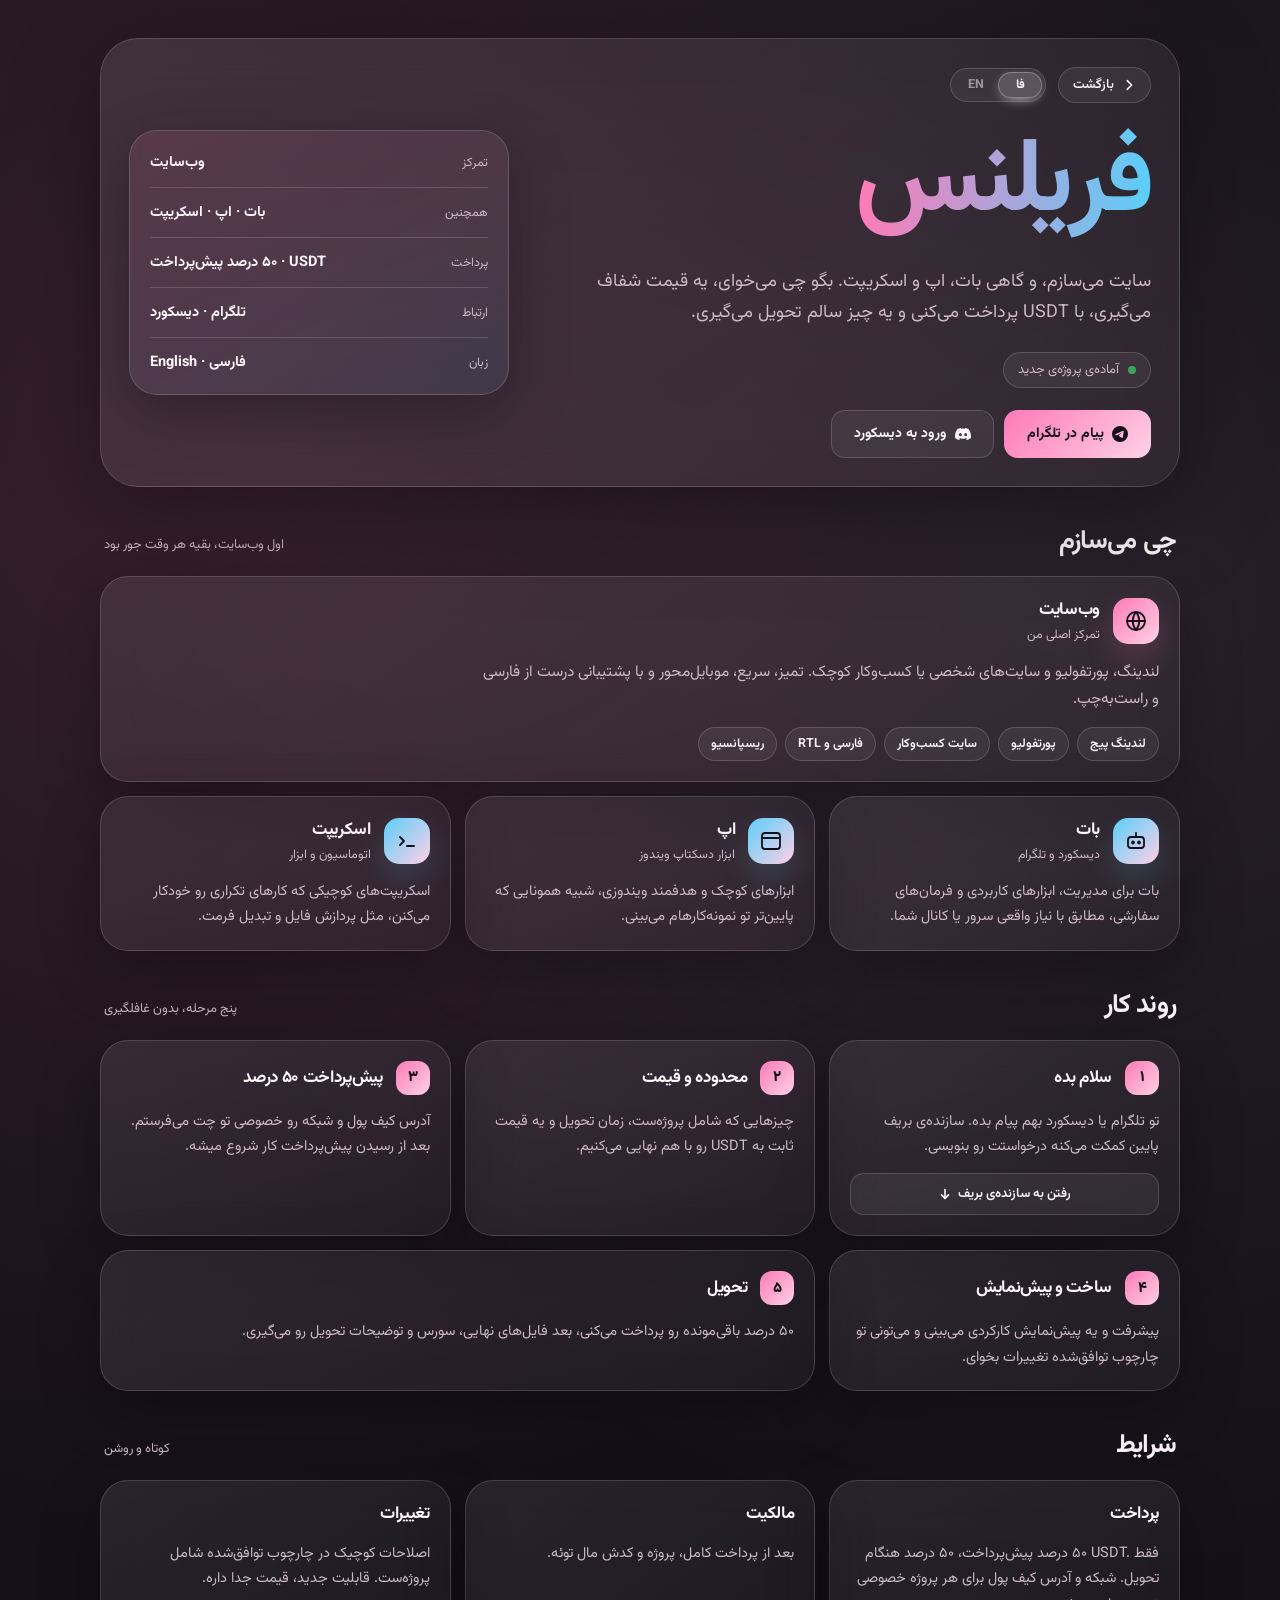
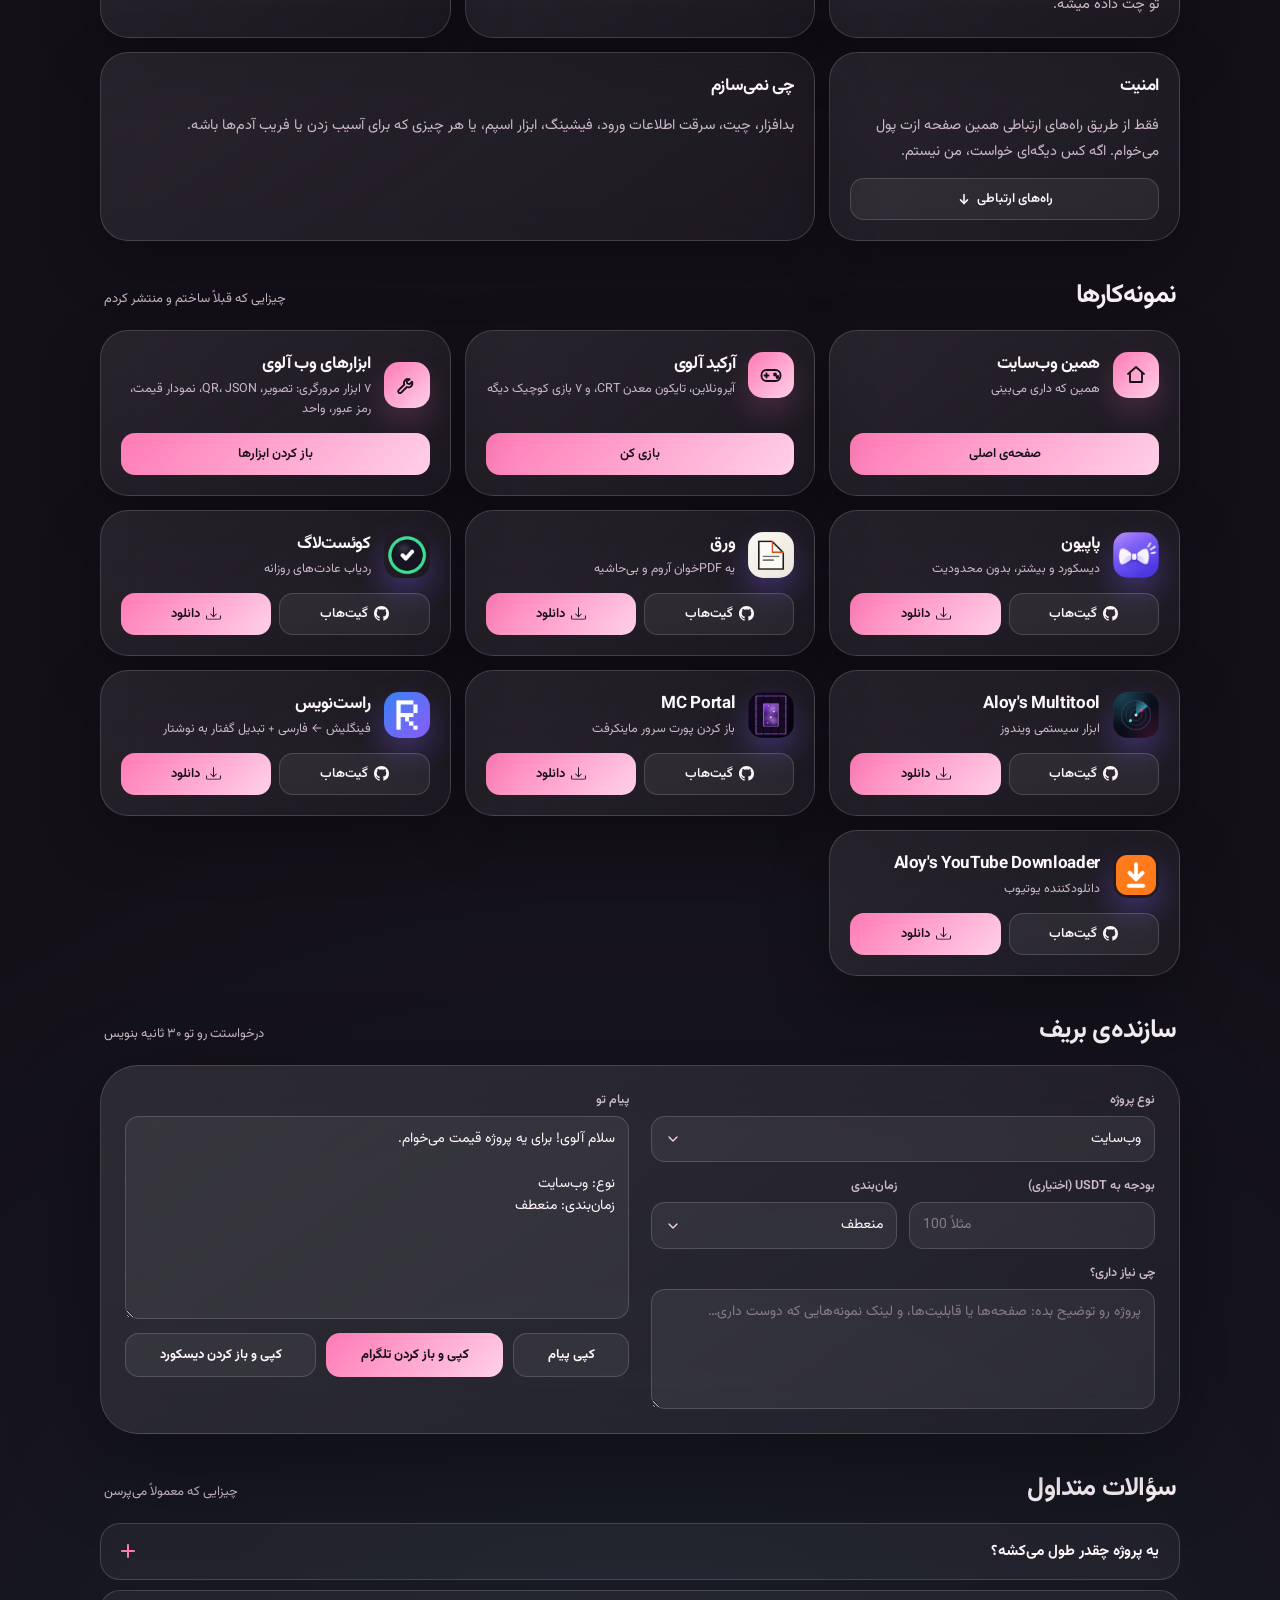
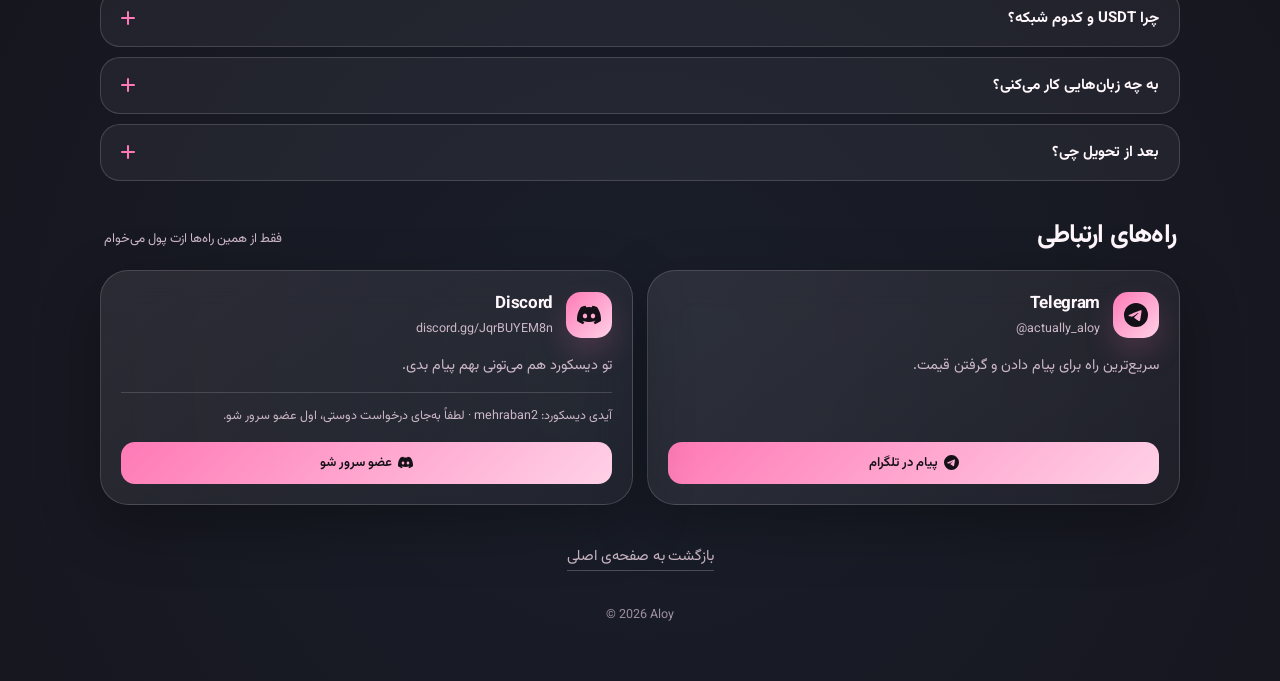
<file: freelance.html>
<!doctype html>
<html lang="fa" dir="rtl">
<head>
  <meta charset="utf-8">
  <meta name="viewport" content="width=device-width, initial-scale=1">
  <meta name="theme-color" content="#141018">
  <title>Freelance — Aloy</title>
  <meta name="description" content="Aloy — freelance developer. Websites first, plus bots, apps and scripts. Quotes on Telegram or Discord, paid in USDT.">
  <link rel="canonical" href="https://actually-aloy.github.io/site/freelance">
  <meta property="og:type" content="website">
  <meta property="og:title" content="Freelance — Aloy">
  <meta property="og:description" content="Websites first, plus bots, apps and scripts. Quotes on Telegram or Discord, paid in USDT.">
  <meta property="og:url" content="https://actually-aloy.github.io/site/freelance">
  <meta property="og:image" content="https://actually-aloy.github.io/site/og.jpg">
  <meta name="twitter:card" content="summary_large_image">
  <meta name="twitter:title" content="Freelance — Aloy">
  <meta name="twitter:description" content="Websites first, plus bots, apps and scripts. Quotes on Telegram or Discord, paid in USDT.">
  <meta name="twitter:image" content="https://actually-aloy.github.io/site/og.jpg">
  <link rel="icon" href="favicon.svg?v=2" type="image/svg+xml">
  <link rel="preconnect" href="https://fonts.googleapis.com">
  <link rel="preconnect" href="https://fonts.gstatic.com" crossorigin>
  <link href="https://fonts.googleapis.com/css2?family=Inter:wght@400;500;600;700;800;900&display=swap" rel="stylesheet">
  <link href="https://fonts.googleapis.com/css2?family=Vazirmatn:wght@400;500;600;700;800;900&display=swap" rel="stylesheet">
  <style>
    :root {
      --bg: #141018;
      --text: #fff7fb;
      --muted: #cdb8c7;
      --line: rgba(255, 239, 247, 0.16);
      --pink: #ff7ab6;
      --pink-soft: #ffd1e7;
      --blue: #5bcefa;
      --surface: rgba(255, 244, 249, 0.07);
      --radius: 28px;
    }

    * {
      box-sizing: border-box;
    }

    body {
      margin: 0;
      min-height: 100vh;
      font-family: Inter, ui-sans-serif, system-ui, -apple-system, BlinkMacSystemFont, "Segoe UI", sans-serif;
      color: var(--text);
      background:
        radial-gradient(circle at 16% 12%, rgba(255, 122, 182, 0.15), transparent 30%),
        radial-gradient(circle at 88% 16%, rgba(255, 209, 231, 0.08), transparent 28%),
        radial-gradient(circle at 50% 92%, rgba(91, 206, 250, 0.08), transparent 34%),
        var(--bg);
      animation: page-fade-in 0.4s ease-out;
      user-select: none;
      -webkit-user-select: none;
      -moz-user-select: none;
    }

    @keyframes page-fade-in {
      from { opacity: 0; }
      to { opacity: 1; }
    }

    @media (prefers-reduced-motion: reduce) {
      body { animation: none; }
    }

    html[lang="fa"] body {
      font-family: Vazirmatn, Inter, ui-sans-serif, system-ui, -apple-system, BlinkMacSystemFont, "Segoe UI", sans-serif;
    }

    @media (prefers-reduced-motion: no-preference) {
      html { scroll-behavior: smooth; }
    }

    section.block {
      scroll-margin-top: 18px;
    }

    input, textarea, select {
      user-select: text;
      -webkit-user-select: text;
      -moz-user-select: text;
    }

    a {
      color: inherit;
      text-decoration: none;
    }

    h1, h2, h3, p {
      margin: 0;
    }

    .page {
      width: min(1080px, calc(100% - 36px));
      margin: 0 auto;
      padding: 38px 0 56px;
    }

    .glass {
      border: 1px solid var(--line);
      border-radius: calc(var(--radius) + 10px);
      background: linear-gradient(145deg, rgba(255, 244, 249, 0.105), rgba(255, 244, 249, 0.045));
      box-shadow: 0 28px 90px rgba(0, 0, 0, 0.36);
      backdrop-filter: blur(22px);
    }

    .hero {
      display: grid;
      grid-template-columns: minmax(0, 1fr) minmax(280px, 380px);
      gap: 26px;
      padding: 28px;
      align-items: center;
    }

    .intro {
      display: flex;
      flex-direction: column;
      gap: 22px;
      min-width: 0;
    }

    .topline {
      display: flex;
      align-items: center;
      gap: 12px;
    }

    .pill-btn {
      display: inline-flex;
      align-items: center;
      gap: 8px;
      padding: 7px 14px;
      border: 1px solid var(--line);
      border-radius: 999px;
      background: rgba(255, 244, 249, 0.06);
      color: var(--text);
      font-family: inherit;
      font-size: 13px;
      font-weight: 600;
      cursor: pointer;
      transition: background 180ms ease, border-color 180ms ease;
    }

    .pill-btn:hover {
      background: rgba(255, 244, 249, 0.12);
      border-color: rgba(255, 209, 231, 0.4);
    }

    .pill-btn svg {
      width: 14px;
      height: 14px;
    }

    html[dir="rtl"] .pill-btn svg {
      transform: scaleX(-1);
    }

    .lang-toggle {
      margin-inline-start: auto;
    }

    h1 {
      font-size: clamp(52px, 10vw, 104px);
      line-height: 1.15;
      letter-spacing: -0.04em;
    }

    .gradient-text {
      background: linear-gradient(90deg, var(--pink), var(--blue), var(--pink-soft), var(--pink));
      background-size: 300% 100%;
      -webkit-background-clip: text;
      background-clip: text;
      color: transparent;
      animation: enchant 5s linear infinite;
    }

    @keyframes enchant {
      to { background-position: -300% 0; }
    }

    @media (prefers-reduced-motion: reduce) {
      .gradient-text { animation: none; }
    }

    .pitch {
      max-width: 560px;
      color: var(--muted);
      font-size: 18px;
      line-height: 1.75;
    }

    .status {
      display: inline-flex;
      align-items: center;
      gap: 9px;
      width: fit-content;
      padding: 7px 14px;
      border: 1px solid var(--line);
      border-radius: 999px;
      background: rgba(255, 244, 249, 0.06);
      color: var(--muted);
      font-size: 13px;
    }

    .dot {
      width: 8px;
      height: 8px;
      flex: 0 0 auto;
      border-radius: 50%;
      background: #3ba55d;
      box-shadow: 0 0 0 0 rgba(59, 165, 93, 0.6);
      animation: pulse 2.2s ease-out infinite;
    }

    .dot.is-busy {
      background: var(--muted);
      animation: none;
    }

    @keyframes pulse {
      0% { box-shadow: 0 0 0 0 rgba(59, 165, 93, 0.55); }
      70% { box-shadow: 0 0 0 7px rgba(59, 165, 93, 0); }
      100% { box-shadow: 0 0 0 0 rgba(59, 165, 93, 0); }
    }

    .cta-row {
      display: flex;
      flex-wrap: wrap;
      gap: 10px;
    }

    .btn {
      display: inline-flex;
      align-items: center;
      justify-content: center;
      gap: 8px;
      padding: 12px 22px;
      border: 1px solid var(--line);
      border-radius: 14px;
      background: rgba(255, 244, 249, 0.06);
      color: var(--text);
      font-family: inherit;
      font-size: 14px;
      font-weight: 700;
      cursor: pointer;
      transition: filter 180ms ease, transform 180ms ease, background 180ms ease, border-color 180ms ease;
    }

    .btn:hover {
      transform: translateY(-2px);
      background: rgba(255, 244, 249, 0.12);
      border-color: rgba(255, 209, 231, 0.4);
    }

    .btn.primary {
      border-color: transparent;
      background: linear-gradient(135deg, var(--pink), var(--pink-soft));
      color: #141018; background-origin: border-box;}

    .btn.primary:hover {
      filter: brightness(1.05);
    }

    .btn svg {
      width: 16px;
      height: 16px;
      flex: 0 0 auto;
    }

    .snapshot {
      display: flex;
      flex-direction: column;
      padding: 20px;
      border: 1px solid var(--line);
      border-radius: var(--radius);
      background: linear-gradient(160deg, rgba(255, 122, 182, 0.12), rgba(91, 206, 250, 0.07));
      box-shadow: 0 20px 60px rgba(0, 0, 0, 0.3);
    }

    .snap-row {
      display: flex;
      align-items: baseline;
      justify-content: space-between;
      gap: 14px;
      padding: 13px 0;
      border-bottom: 1px solid var(--line);
    }

    .snap-row:first-child { padding-top: 0; }
    .snap-row:last-child { padding-bottom: 0; border-bottom: none; }

    .snap-label {
      color: var(--muted);
      font-size: 12.5px;
    }

    .snap-value {
      font-size: 14.5px;
      font-weight: 700;
      text-align: end;
    }

    section.block {
      margin-top: 34px;
    }

    .head {
      display: flex;
      align-items: baseline;
      justify-content: space-between;
      gap: 12px;
      margin: 0 4px 14px;
    }

    .head h2 {
      font-size: 26px;
      letter-spacing: -0.03em;
    }

    .head span {
      color: var(--muted);
      font-size: 13px;
    }

    .grid {
      display: grid;
      grid-template-columns: repeat(auto-fit, minmax(300px, 1fr));
      gap: 14px;
    }

    @media (min-width: 760px) {
      .grid.fill > :last-child:nth-child(3n + 2) {
        grid-column: span 2;
      }
    }

    .card {
      display: flex;
      flex-direction: column;
      gap: 14px;
      padding: 20px;
      border: 1px solid var(--line);
      border-radius: var(--radius);
      background: linear-gradient(145deg, rgba(255, 244, 249, 0.09), rgba(255, 244, 249, 0.04));
      box-shadow: 0 20px 60px rgba(0, 0, 0, 0.3);
      backdrop-filter: blur(18px);
      transition: transform 180ms ease, border-color 180ms ease;
    }

    .card:hover {
      transform: translateY(-3px);
      border-color: rgba(255, 209, 231, 0.4);
    }

    .card.wide {
      grid-column: 1 / -1;
    }

    .card-top {
      display: flex;
      align-items: center;
      gap: 13px;
    }

    .icon {
      width: 46px;
      height: 46px;
      flex: 0 0 auto;
      display: grid;
      place-items: center;
      border-radius: 15px;
      font-size: 17px;
      font-weight: 800;
      letter-spacing: -0.02em;
      color: #141018;
      background: linear-gradient(135deg, var(--blue), var(--pink-soft));
      box-shadow: 0 14px 30px rgba(91, 206, 250, 0.16);
    }

    .icon.pink {
      background: linear-gradient(135deg, var(--pink), var(--pink-soft));
      box-shadow: 0 14px 30px rgba(255, 122, 182, 0.18);
    }

    .icon svg {
      width: 24px;
      height: 24px;
    }

    .icon-img {
      display: block;
      background: none;
      object-fit: cover;
      box-shadow: 0 14px 30px rgba(124, 92, 250, 0.35);
    }

    .card-name {
      font-size: 17px;
      font-weight: 700;
      letter-spacing: -0.02em;
    }

    .card-tag {
      margin-top: 2px;
      color: var(--muted);
      font-size: 12.5px;
    }

    .card-desc {
      color: var(--muted);
      font-size: 14.5px;
      line-height: 1.75;
    }

    .card.wide .card-desc {
      max-width: 680px;
      font-size: 15.5px;
    }

    .chips {
      display: flex;
      flex-wrap: wrap;
      gap: 8px;
    }

    .chip {
      padding: 6px 12px;
      border: 1px solid var(--line);
      border-radius: 999px;
      background: rgba(255, 244, 249, 0.06);
      color: var(--text);
      font-size: 12.5px;
      font-weight: 600;
    }

    .links {
      display: flex;
      gap: 8px;
      margin-top: auto;
    }

    .link {
      flex: 1;
      display: flex;
      align-items: center;
      justify-content: center;
      gap: 6px;
      padding: 10px 8px;
      border: 1px solid var(--line);
      border-radius: 14px;
      background: rgba(255, 244, 249, 0.06);
      color: var(--text);
      font-size: 13px;
      font-weight: 600;
      transition: background 180ms ease, border-color 180ms ease;
    }

    .link:hover {
      background: rgba(255, 244, 249, 0.12);
      border-color: rgba(255, 209, 231, 0.4);
    }

    .link.primary {
      color: #141018;
      border-color: transparent;
      background: linear-gradient(135deg, var(--pink), var(--pink-soft)); background-origin: border-box;}

    .link.primary:hover {
      filter: brightness(1.05);
    }

    .link svg {
      width: 15px;
      height: 15px;
      flex: 0 0 auto;
    }

    .link .ver {
      font-size: 12px;
      font-weight: 600;
      opacity: 0.7;
    }

    .link .ver[hidden] {
      display: none;
    }

    .step-num {
      width: 34px;
      height: 34px;
      flex: 0 0 auto;
      display: grid;
      place-items: center;
      border-radius: 12px;
      font-size: 15px;
      font-weight: 800;
      color: #141018;
      background: linear-gradient(135deg, var(--pink), var(--pink-soft));
    }

    .brief {
      display: grid;
      grid-template-columns: minmax(0, 1fr) minmax(0, 1fr);
      gap: 22px;
      padding: 24px;
    }

    .form {
      display: flex;
      flex-direction: column;
      gap: 14px;
    }

    .field {
      display: flex;
      flex-direction: column;
      gap: 6px;
    }

    .field-row {
      display: grid;
      grid-template-columns: 1fr 1fr;
      gap: 12px;
    }

    .field label,
    .field .lbl {
      color: var(--muted);
      font-size: 12.5px;
      font-weight: 600;
    }

    .field input,
    .field select,
    .field textarea,
    .preview {
      width: 100%;
      padding: 11px 13px;
      border: 1px solid var(--line);
      border-radius: 14px;
      background: rgba(255, 244, 249, 0.06);
      color: var(--text);
      font-family: inherit;
      font-size: 14px;
      line-height: 1.6;
      color-scheme: dark;
      transition: border-color 180ms ease, background 180ms ease;
    }

    .field input::placeholder,
    .field textarea::placeholder {
      color: rgba(205, 184, 199, 0.55);
    }

    .field input:focus,
    .field select:focus,
    .field textarea:focus,
    .preview:focus {
      outline: none;
      border-color: rgba(255, 209, 231, 0.55);
      background: rgba(255, 244, 249, 0.1);
    }

    .field select option {
      background: #1b1520;
      color: var(--text);
    }

    .field textarea {
      min-height: 120px;
      resize: vertical;
    }

    .preview-wrap {
      display: flex;
      flex-direction: column;
      gap: 14px;
      min-width: 0;
    }

    .preview {
      flex: 1;
      min-height: 220px;
      resize: none;
      white-space: pre-wrap;
      font-size: 13.5px;
    }

    .brief-actions {
      display: flex;
      flex-wrap: wrap;
      gap: 10px;
    }

    .brief-actions .btn {
      flex: 1 1 auto;
      padding: 11px 14px;
      font-size: 13px;
    }

    .copied {
      min-height: 18px;
      color: var(--pink-soft);
      font-size: 13px;
      opacity: 0;
      transition: opacity 180ms ease;
    }

    .copied.show {
      opacity: 1;
    }

    .faq {
      display: flex;
      flex-direction: column;
      gap: 10px;
    }

    .faq-item {
      border: 1px solid var(--line);
      border-radius: 20px;
      background: rgba(255, 244, 249, 0.05);
      transition: border-color 240ms ease, background 240ms ease, transform 240ms ease;
    }

    .faq-item:hover {
      border-color: rgba(255, 209, 231, 0.26);
    }

    .faq-item.open {
      border-color: rgba(255, 209, 231, 0.34);
      background: rgba(255, 244, 249, 0.08);
    }

    .faq-q {
      width: 100%;
      display: flex;
      align-items: center;
      justify-content: space-between;
      gap: 14px;
      padding: 16px 20px;
      border: none;
      border-radius: 20px;
      background: none;
      color: var(--text);
      font-family: inherit;
      font-size: 15px;
      font-weight: 700;
      text-align: start;
      cursor: pointer;
    }

    .faq-q:focus-visible {
      outline: 2px solid var(--pink-soft);
      outline-offset: -2px;
    }

    .faq-icon {
      position: relative;
      width: 14px;
      height: 14px;
      flex: 0 0 auto;
      transition: transform 340ms cubic-bezier(0.2, 0.8, 0.2, 1);
    }

    .faq-icon::before,
    .faq-icon::after {
      content: "";
      position: absolute;
      inset-inline: 0;
      top: 50%;
      height: 2px;
      margin-top: -1px;
      border-radius: 2px;
      background: var(--pink);
      transition: transform 340ms cubic-bezier(0.2, 0.8, 0.2, 1);
    }

    .faq-icon::after {
      transform: rotate(90deg);
    }

    .faq-item.open .faq-icon {
      transform: rotate(180deg);
    }

    .faq-item.open .faq-icon::after {
      transform: rotate(0deg);
    }

    .faq-panel {
      display: grid;
      grid-template-rows: 0fr;
      opacity: 0;
      visibility: hidden;
      transition: grid-template-rows 360ms cubic-bezier(0.2, 0.8, 0.2, 1), opacity 240ms ease, visibility 0s linear 360ms;
    }

    .faq-item.open .faq-panel {
      grid-template-rows: 1fr;
      opacity: 1;
      visibility: visible;
      transition: grid-template-rows 360ms cubic-bezier(0.2, 0.8, 0.2, 1), opacity 300ms ease 60ms, visibility 0s;
    }

    .faq-inner {
      min-height: 0;
      overflow: hidden;
    }

    .faq .answer {
      padding: 0 20px 18px;
      color: var(--muted);
      font-size: 14.5px;
      line-height: 1.8;
    }

    .dd {
      position: relative;
    }

    .dd.open {
      z-index: 30;
    }

    .dd-btn {
      width: 100%;
      display: flex;
      align-items: center;
      justify-content: space-between;
      gap: 10px;
      padding: 11px 13px;
      border: 1px solid var(--line);
      border-radius: 14px;
      background: rgba(255, 244, 249, 0.06);
      color: var(--text);
      font-family: inherit;
      font-size: 14px;
      line-height: 1.6;
      text-align: start;
      cursor: pointer;
      transition: border-color 180ms ease, background 180ms ease;
    }

    .dd-btn:hover {
      background: rgba(255, 244, 249, 0.1);
      border-color: rgba(255, 209, 231, 0.34);
    }

    .dd-btn:focus-visible,
    .dd.open .dd-btn {
      outline: none;
      border-color: rgba(255, 209, 231, 0.55);
      background: rgba(255, 244, 249, 0.1);
    }

    .dd-btn svg {
      width: 16px;
      height: 16px;
      flex: 0 0 auto;
      color: var(--pink-soft);
      transition: transform 240ms cubic-bezier(0.2, 0.8, 0.2, 1);
    }

    .dd.open .dd-btn svg {
      transform: rotate(180deg);
    }

    .dd-menu {
      position: absolute;
      inset-inline: 0;
      top: calc(100% + 8px);
      z-index: 31;
      margin: 0;
      padding: 6px;
      list-style: none;
      max-height: 268px;
      overflow-y: auto;
      border: 1px solid var(--line);
      border-radius: 18px;
      background: linear-gradient(150deg, rgba(42, 33, 49, 0.98), rgba(24, 18, 29, 0.98));
      box-shadow: 0 24px 60px rgba(0, 0, 0, 0.5);
      opacity: 0;
      visibility: hidden;
      pointer-events: none;
      transform: translateY(-6px) scale(0.98);
      transform-origin: top center;
      outline: none;
      transition: opacity 160ms ease, transform 220ms cubic-bezier(0.2, 0.8, 0.2, 1), visibility 0s linear 220ms;
    }

    .dd.up .dd-menu {
      top: auto;
      bottom: calc(100% + 8px);
      transform: translateY(6px) scale(0.98);
      transform-origin: bottom center;
    }

    .dd.open .dd-menu {
      opacity: 1;
      visibility: visible;
      pointer-events: auto;
      transform: none;
      transition-delay: 0s;
    }

    .dd-menu::-webkit-scrollbar {
      width: 6px;
    }

    .dd-menu::-webkit-scrollbar-thumb {
      background: rgba(255, 244, 249, 0.15);
      border-radius: 999px;
    }

    .dd-opt {
      display: flex;
      align-items: center;
      justify-content: space-between;
      gap: 10px;
      padding: 10px 12px;
      border-radius: 12px;
      color: var(--muted);
      font-size: 14px;
      cursor: pointer;
      transition: background 120ms ease, color 120ms ease;
    }

    .dd-opt svg {
      width: 16px;
      height: 16px;
      flex: 0 0 auto;
      color: var(--pink);
      opacity: 0;
      transform: scale(0.6);
      transition: opacity 160ms ease, transform 220ms cubic-bezier(0.2, 0.8, 0.2, 1);
    }

    .dd-opt.active {
      background: rgba(255, 244, 249, 0.1);
      color: var(--text);
    }

    .dd-opt[aria-selected="true"] {
      color: var(--text);
      font-weight: 700;
    }

    .dd-opt[aria-selected="true"] svg {
      opacity: 1;
      transform: none;
    }

    .ltr {
      display: inline-block;
      direction: ltr;
      unicode-bidi: isolate;
    }

    .card-note {
      padding-top: 12px;
      border-top: 1px solid var(--line);
      color: var(--muted);
      font-size: 12.5px;
      line-height: 1.8;
    }

    .link svg.arrow {
      width: 14px;
      height: 14px;
    }

    @media (prefers-reduced-motion: reduce) {
      .faq-item,
      .faq-icon,
      .faq-icon::before,
      .faq-icon::after,
      .faq-panel,
      .dd-btn svg,
      .dd-menu,
      .dd-opt svg {
        transition: none !important;
      }
    }

    .copyright {
      margin: 34px 0 0;
      color: var(--muted);
      font-size: 12.5px;
      text-align: center;
      opacity: 0.75;
    }

    .footer {
      display: flex;
      justify-content: center;
      margin-top: 40px;
    }

    .home-link {
      color: var(--muted);
      font-size: 15px;
      letter-spacing: -0.01em;
      border-bottom: 1px solid rgba(255, 239, 247, 0.24);
      padding-bottom: 2px;
      transition: color 180ms ease, border-color 180ms ease;
    }

    .home-link:hover {
      color: var(--text);
      border-color: rgba(255, 209, 231, 0.5);
    }

    @media (max-width: 900px) {
      .hero,
      .brief {
        grid-template-columns: 1fr;
      }
    }

    @media (max-width: 560px) {
      .page {
        width: min(100% - 22px, 1080px);
        padding-top: 18px;
      }

      .hero,
      .brief {
        padding: 16px;
        border-radius: 28px;
      }

      .intro { gap: 18px; }

      .field-row {
        grid-template-columns: 1fr;
      }

      .head {
        flex-direction: column;
        align-items: flex-start;
        gap: 2px;
      }

      .btn { width: 100%; }
    }
  </style>
  <link rel="stylesheet" href="langfx.css">
  <script src="langfx.js" defer></script>
</head>
<body>
  <main class="page">

    <section class="hero glass">
      <div class="intro">
        <div class="topline">
          <a class="pill-btn" href="index.html" id="back-link">
            <svg viewBox="0 0 16 16" fill="none" stroke="currentColor" stroke-width="1.8" stroke-linecap="round" stroke-linejoin="round" aria-hidden="true"><path d="M10 3 5 8l5 5"/></svg>
            <span id="back-text">back</span>
          </a>
          <button type="button" class="pill-btn lang-toggle" id="lang-toggle" aria-label="Switch language"><span class="lt-pill"></span><span class="lt-o" data-l="en">EN</span><span class="lt-o" data-l="fa">فا</span></button>
        </div>
        <h1><span class="gradient-text" id="hero-title">Freelance</span></h1>
        <p class="pitch" id="hero-pitch"></p>
        <p class="status"><span class="dot" id="status-dot"></span><span id="status-text"></span></p>
        <div class="cta-row">
          <a class="btn primary" href="https://t.me/actually_aloy" target="_blank" rel="noopener noreferrer">
            <svg viewBox="0 0 16 16" fill="currentColor" aria-hidden="true"><path d="M16 8A8 8 0 1 1 0 8a8 8 0 0 1 16 0M8.287 5.906q-1.168.486-4.666 2.01-.567.225-.595.442c-.03.243.275.339.69.47l.175.055c.408.133.958.288 1.243.294q.39.01.868-.32 3.269-2.206 3.374-2.23c.05-.012.12-.026.166.016s.042.12.037.141c-.03.129-1.227 1.241-1.846 1.817-.193.18-.33.307-.358.336a8 8 0 0 1-.188.186c-.38.366-.664.64.015 1.088.327.216.589.393.85.571.284.194.568.387.936.629q.14.092.27.187c.331.236.63.448.997.414.214-.02.435-.22.547-.82.265-1.417.786-4.486.906-5.751a1.4 1.4 0 0 0-.013-.315.34.34 0 0 0-.114-.217.53.53 0 0 0-.31-.093c-.3.005-.763.166-2.984 1.09"/></svg>
            <span id="cta-telegram"></span>
          </a>
          <a class="btn" href="https://discord.gg/JqrBUYEM8n" target="_blank" rel="noopener noreferrer">
            <svg viewBox="0 0 16 16" fill="currentColor" aria-hidden="true"><path d="M13.545 2.907a13.2 13.2 0 0 0-3.257-1.011.05.05 0 0 0-.052.025c-.141.25-.297.577-.406.833a12.2 12.2 0 0 0-3.658 0 8 8 0 0 0-.412-.833.05.05 0 0 0-.052-.025c-1.125.194-2.22.534-3.257 1.011a.04.04 0 0 0-.021.018C.356 6.024-.213 9.047.066 12.032q.003.022.021.037a13.3 13.3 0 0 0 3.995 2.02.05.05 0 0 0 .056-.019q.463-.63.818-1.329a.05.05 0 0 0-.01-.059l-.018-.011a9 9 0 0 1-1.248-.595.05.05 0 0 1-.02-.066l.015-.019q.127-.095.248-.195a.05.05 0 0 1 .051-.007c2.619 1.196 5.454 1.196 8.041 0a.05.05 0 0 1 .053.007q.121.1.248.195a.05.05 0 0 1-.004.085 8 8 0 0 1-1.249.594.05.05 0 0 0-.03.03.05.05 0 0 0 .003.041c.24.465.515.909.817 1.329a.05.05 0 0 0 .056.019 13.2 13.2 0 0 0 4.001-2.02.05.05 0 0 0 .021-.037c.334-3.451-.559-6.449-2.366-9.106a.03.03 0 0 0-.02-.019m-8.198 7.307c-.789 0-1.438-.724-1.438-1.612s.637-1.613 1.438-1.613c.807 0 1.45.73 1.438 1.613 0 .888-.637 1.612-1.438 1.612m5.316 0c-.788 0-1.438-.724-1.438-1.612s.637-1.613 1.438-1.613c.807 0 1.451.73 1.438 1.613 0 .888-.631 1.612-1.438 1.612"/></svg>
            <span id="cta-discord"></span>
          </a>
        </div>
      </div>
      <aside class="snapshot" id="snapshot" aria-label="Quick facts"></aside>
    </section>

    <section class="block">
      <div class="head">
        <h2 id="services-title"></h2>
        <span id="services-sub"></span>
      </div>
      <div class="grid" id="services-grid"></div>
    </section>

    <section class="block">
      <div class="head">
        <h2 id="process-title"></h2>
        <span id="process-sub"></span>
      </div>
      <div class="grid fill" id="process-grid"></div>
    </section>

    <section class="block">
      <div class="head">
        <h2 id="terms-title"></h2>
        <span id="terms-sub"></span>
      </div>
      <div class="grid fill" id="terms-grid"></div>
    </section>

    <section class="block">
      <div class="head">
        <h2 id="work-title"></h2>
        <span id="work-sub"></span>
      </div>
      <div class="grid" id="work-grid"></div>
    </section>

    <section class="block" id="brief">
      <div class="head">
        <h2 id="brief-title"></h2>
        <span id="brief-sub"></span>
      </div>
      <div class="brief glass">
        <form class="form" id="brief-form" onsubmit="return false">
          <div class="field">
            <span class="lbl" id="l-type"></span>
            <div class="dd" id="dd-type">
              <button type="button" class="dd-btn" aria-haspopup="listbox" aria-expanded="false" aria-labelledby="l-type dd-type-val">
                <span class="dd-val" id="dd-type-val"></span>
                <svg viewBox="0 0 24 24" fill="none" stroke="currentColor" stroke-width="2" stroke-linecap="round" stroke-linejoin="round" aria-hidden="true"><path d="M6 9l6 6 6-6"/></svg>
              </button>
              <ul class="dd-menu" role="listbox" tabindex="-1" aria-labelledby="l-type"></ul>
            </div>
          </div>
          <div class="field-row">
            <div class="field">
              <label for="f-budget" id="l-budget"></label>
              <input id="f-budget" type="text" inputmode="decimal" autocomplete="off" dir="ltr">
            </div>
            <div class="field">
              <span class="lbl" id="l-timeline"></span>
              <div class="dd" id="dd-timeline">
                <button type="button" class="dd-btn" aria-haspopup="listbox" aria-expanded="false" aria-labelledby="l-timeline dd-timeline-val">
                  <span class="dd-val" id="dd-timeline-val"></span>
                  <svg viewBox="0 0 24 24" fill="none" stroke="currentColor" stroke-width="2" stroke-linecap="round" stroke-linejoin="round" aria-hidden="true"><path d="M6 9l6 6 6-6"/></svg>
                </button>
                <ul class="dd-menu" role="listbox" tabindex="-1" aria-labelledby="l-timeline"></ul>
              </div>
            </div>
          </div>
          <div class="field">
            <label for="f-details" id="l-details"></label>
            <textarea id="f-details"></textarea>
          </div>
        </form>
        <div class="preview-wrap">
          <div class="field" style="flex:1">
            <label for="f-preview" id="l-preview"></label>
            <textarea class="preview" id="f-preview" readonly></textarea>
          </div>
          <div class="brief-actions">
            <button type="button" class="btn" id="btn-copy"></button>
            <a class="btn primary" id="btn-tg" href="https://t.me/actually_aloy" target="_blank" rel="noopener noreferrer"></a>
            <a class="btn" id="btn-dc" href="https://discord.gg/JqrBUYEM8n" target="_blank" rel="noopener noreferrer"></a>
          </div>
          <div class="copied" id="copied" role="status" aria-live="polite"></div>
        </div>
      </div>
    </section>

    <section class="block">
      <div class="head">
        <h2 id="faq-title"></h2>
        <span id="faq-sub"></span>
      </div>
      <div class="faq" id="faq-list"></div>
    </section>

    <section class="block" id="contact">
      <div class="head">
        <h2 id="contact-title"></h2>
        <span id="contact-sub"></span>
      </div>
      <div class="grid" id="contact-grid"></div>
    </section>

    <div class="footer">
      <a class="home-link" href="index.html" id="footer-home"></a>
    </div>
    <p class="copyright" dir="ltr">© 2026 Aloy</p>
  </main>

  <script src="releases.js"></script>
  <script src="freelance-config.js"></script>
  <script>
    (function () {
      var host = location.hostname;
      var local = host === 'localhost' || host === '127.0.0.1' || /^[\d.]+$/.test(host) || host.charAt(0) === '[';
      if (local || !/^https?:$/.test(location.protocol)) return;
      var clean = location.pathname.replace(/\/index\.html$/, '/').replace(/\.html$/, '');
      if (clean !== location.pathname) history.replaceState(null, '', clean + location.search + location.hash);
    })();

    const svgWrap = inner => `<svg viewBox="0 0 24 24" fill="none" stroke="currentColor" stroke-width="1.8" stroke-linecap="round" stroke-linejoin="round" aria-hidden="true">${inner}</svg>`;
    const ICONS = {
      web: svgWrap('<circle cx="12" cy="12" r="9"/><path d="M3 12h18"/><path d="M12 3a14 14 0 0 1 0 18a14 14 0 0 1 0-18z"/>'),
      bot: svgWrap('<rect x="4" y="8" width="16" height="11" rx="3"/><path d="M12 8V4"/><circle cx="9" cy="13.5" r="1"/><circle cx="15" cy="13.5" r="1"/>'),
      app: svgWrap('<rect x="3" y="4" width="18" height="16" rx="3"/><path d="M3 9h18"/>'),
      script: svgWrap('<path d="M5 8l4 4-4 4"/><path d="M12 17h7"/>'),
      game: svgWrap('<rect x="2.5" y="7" width="19" height="11" rx="5"/><path d="M7.5 10.5v4M5.5 12.5h4"/><circle cx="16" cy="11.5" r="1"/><circle cx="18.5" cy="14" r="1"/>'),
      tools: svgWrap('<path d="M14.7 6.3a4 4 0 0 0-5.4 5.2L3.5 17.3a1.8 1.8 0 0 0 2.5 2.5l5.8-5.8a4 4 0 0 0 5.2-5.4l-2.5 2.5-2.2-.6-.6-2.2z"/>'),
      home: svgWrap('<path d="M4 11l8-7 8 7"/><path d="M6 10v9h12v-9"/>')
    };
    const CHECK = svgWrap('<path d="M5 12.5l4.5 4.5L19 7.5"/>');
    const ARROW_DOWN = '<svg class="arrow" viewBox="0 0 16 16" fill="none" stroke="currentColor" stroke-width="1.8" stroke-linecap="round" stroke-linejoin="round" aria-hidden="true"><path d="M8 3v10"/><path d="M4 9l4 4 4-4"/></svg>';
    const tgIcon = '<svg viewBox="0 0 16 16" fill="currentColor" aria-hidden="true"><path d="M16 8A8 8 0 1 1 0 8a8 8 0 0 1 16 0M8.287 5.906q-1.168.486-4.666 2.01-.567.225-.595.442c-.03.243.275.339.69.47l.175.055c.408.133.958.288 1.243.294q.39.01.868-.32 3.269-2.206 3.374-2.23c.05-.012.12-.026.166.016s.042.12.037.141c-.03.129-1.227 1.241-1.846 1.817-.193.18-.33.307-.358.336a8 8 0 0 1-.188.186c-.38.366-.664.64.015 1.088.327.216.589.393.85.571.284.194.568.387.936.629q.14.092.27.187c.331.236.63.448.997.414.214-.02.435-.22.547-.82.265-1.417.786-4.486.906-5.751a1.4 1.4 0 0 0-.013-.315.34.34 0 0 0-.114-.217.53.53 0 0 0-.31-.093c-.3.005-.763.166-2.984 1.09"/></svg>';
    const dcIcon = '<svg viewBox="0 0 16 16" fill="currentColor" aria-hidden="true"><path d="M13.545 2.907a13.2 13.2 0 0 0-3.257-1.011.05.05 0 0 0-.052.025c-.141.25-.297.577-.406.833a12.2 12.2 0 0 0-3.658 0 8 8 0 0 0-.412-.833.05.05 0 0 0-.052-.025c-1.125.194-2.22.534-3.257 1.011a.04.04 0 0 0-.021.018C.356 6.024-.213 9.047.066 12.032q.003.022.021.037a13.3 13.3 0 0 0 3.995 2.02.05.05 0 0 0 .056-.019q.463-.63.818-1.329a.05.05 0 0 0-.01-.059l-.018-.011a9 9 0 0 1-1.248-.595.05.05 0 0 1-.02-.066l.015-.019q.127-.095.248-.195a.05.05 0 0 1 .051-.007c2.619 1.196 5.454 1.196 8.041 0a.05.05 0 0 1 .053.007q.121.1.248.195a.05.05 0 0 1-.004.085 8 8 0 0 1-1.249.594.05.05 0 0 0-.03.03.05.05 0 0 0 .003.041c.24.465.515.909.817 1.329a.05.05 0 0 0 .056.019 13.2 13.2 0 0 0 4.001-2.02.05.05 0 0 0 .021-.037c.334-3.451-.559-6.449-2.366-9.106a.03.03 0 0 0-.02-.019m-8.198 7.307c-.789 0-1.438-.724-1.438-1.612s.637-1.613 1.438-1.613c.807 0 1.45.73 1.438 1.613 0 .888-.637 1.612-1.438 1.612m5.316 0c-.788 0-1.438-.724-1.438-1.612s.637-1.613 1.438-1.613c.807 0 1.451.73 1.438 1.613 0 .888-.631 1.612-1.438 1.612"/></svg>';
    const ghIcon = '<svg viewBox="0 0 16 16" fill="currentColor" aria-hidden="true"><path d="M8 0C3.58 0 0 3.58 0 8c0 3.54 2.29 6.53 5.47 7.59.4.07.55-.17.55-.38 0-.19-.01-.82-.01-1.49-2.01.37-2.53-.49-2.69-.94-.09-.23-.48-.94-.82-1.13-.28-.15-.68-.52-.01-.53.63-.01 1.08.58 1.23.82.72 1.21 1.87.87 2.33.66.07-.52.28-.87.51-1.07-1.78-.2-3.64-.89-3.64-3.95 0-.87.31-1.59.82-2.15-.08-.2-.36-1.02.08-2.12 0 0 .67-.21 2.2.82.64-.18 1.32-.27 2-.27.68 0 1.36.09 2 .27 1.53-1.04 2.2-.82 2.2-.82.44 1.1.16 1.92.08 2.12.51.56.82 1.27.82 2.15 0 3.07-1.87 3.75-3.65 3.95.29.25.54.73.54 1.48 0 1.07-.01 1.93-.01 2.2 0 .21.15.46.55.38A8.01 8.01 0 0 0 16 8c0-4.42-3.58-8-8-8"/></svg>';
    const dlIcon = '<svg viewBox="0 0 16 16" fill="currentColor" aria-hidden="true"><path d="M.5 9.9a.5.5 0 0 1 .5.5v2.1a1 1 0 0 0 1 1h12a1 1 0 0 0 1-1v-2.1a.5.5 0 0 1 1 0v2.1a2 2 0 0 1-2 2H2a2 2 0 0 1-2-2v-2.1a.5.5 0 0 1 .5-.5"/><path d="M7.5 10.29V1.5a.5.5 0 0 1 1 0v8.79l2.15-2.15a.5.5 0 0 1 .7.71l-3 3a.5.5 0 0 1-.7 0l-3-3a.5.5 0 1 1 .7-.71z"/></svg>';

    const APPS = [
      {
        name: "Papion",
        nameFa: "پاپیون",
        tag: "discord, and more, without limits",
        tagFa: "دیسکورد و بیشتر، بدون محدودیت",
        repo: "actually-aloy/papion",
        page: "papion.html",
        icon: "papion-logo-on.png"
      },
      {
        name: "Varaq",
        nameFa: "ورق",
        tag: "a quiet pdf reader",
        tagFa: "یه PDF‌خوان آروم و بی‌حاشیه",
        repo: "actually-aloy/varaq",
        page: "varaq.html",
        icon: "varaq-logo.png"
      },
      {
        name: "QuestLog",
        nameFa: "کوئست‌لاگ",
        tag: "daily habit tracker",
        tagFa: "ردیاب عادت‌های روزانه",
        repo: "actually-aloy/questlog",
        page: "questlog.html",
        icon: "questlog-logo.png"
      },
      {
        name: "Aloy's Multitool",
        tag: "windows system utility",
        tagFa: "ابزار سیستمی ویندوز",
        repo: "actually-aloy/aloys-multitool",
        page: "multitool.html",
        icon: "amt-logo.png"
      },
      {
        name: "MC Portal",
        tag: "opens your minecraft server port",
        tagFa: "باز کردن پورت سرور ماینکرفت",
        repo: "actually-aloy/mc-portal",
        page: "mcportal.html",
        icon: "mcportal-logo.png"
      },
      {
        name: "Rastnevis",
        nameFa: "راست‌نویس",
        tag: "finglish → persian + speech-to-text",
        tagFa: "فینگلیش ← فارسی + تبدیل گفتار به نوشتار",
        repo: "actually-aloy/rastnevis",
        page: "rastnevis.html",
        icon: "rastnevis-logo.png"
      },
      {
        name: "Aloy's YouTube Downloader",
        tag: "youtube downloader",
        tagFa: "دانلودکننده یوتیوب",
        repo: "actually-aloy/aloys-youtube-downloader",
        page: "ytdownloader.html",
        icon: "aytd-logo.png"
      }
    ];

    const RELEASES = {};
    const releasePage = LatestRelease.page;

    function applyRelease(repo) {
      const d = RELEASES[repo];
      document.querySelectorAll('a.app-dl').forEach(a => {
        if (a.dataset.repo === repo && !a.dataset.fixed) a.href = d ? d.url : releasePage(repo);
      });
      document.querySelectorAll('span.ver').forEach(v => {
        if (v.dataset.repo !== repo) return;
        v.textContent = d && d.tag ? d.tag : '';
        v.hidden = !(d && d.tag);
      });
    }

    const TELEGRAM_URL = 'https://t.me/actually_aloy';
    const DISCORD_INVITE = 'https://discord.gg/JqrBUYEM8n';
    const DISCORD_ID = 'mehraban2';

    const T = {
      en: {
        dir: 'ltr',
        back: 'back',
        heroTitle: 'Freelance',
        pitch: "I build websites, and the occasional bot, app or script. Tell me what you need, get a clear quote, pay in USDT, and receive something that works.",
        statusOpen: 'Open for new projects',
        statusBusy: 'Booked right now — message me to ask about openings',
        ctaTelegram: 'Message on Telegram',
        ctaDiscord: 'Join the Discord',
        snapshot: [
          ['Focus', 'Websites'],
          ['Also', 'Bots · Apps · Scripts'],
          ['Payment', 'USDT · 50% upfront'],
          ['Contact', 'Telegram · Discord'],
          ['Languages', 'فارسی · English']
        ],
        servicesTitle: 'What I build',
        servicesSub: 'websites first, the rest when it fits',
        services: [
          { key: 'web', wide: true, name: 'Websites', tag: 'my main focus',
            desc: 'Landing pages, portfolios, and personal or small-business sites. Clean, fast, mobile-first, with proper Persian and right-to-left support when you need it.',
            chips: ['Landing pages', 'Portfolios', 'Business sites', 'Persian & RTL', 'Responsive'] },
          { key: 'bot', name: 'Bots', tag: 'Discord & Telegram',
            desc: 'Moderation, utilities and custom commands, built around how your server or channel actually works.' },
          { key: 'app', name: 'Apps', tag: 'Windows desktop tools',
            desc: 'Small, focused desktop utilities, like the ones in the portfolio below.' },
          { key: 'script', name: 'Scripts', tag: 'automation & utilities',
            desc: 'Small scripts that automate repetitive work, like file handling and format conversions.' }
        ],
        processTitle: 'How it works',
        processSub: 'five steps, no surprises',
        steps: [
          ['Say hi', 'Message me on Telegram or Discord. The brief builder helps you write the request.', { href: '#brief', label: 'Go to the brief builder' }],
          ['Scope & quote', 'We settle what is included, the timeline, and a fixed price in USDT.'],
          ['50% deposit', 'I send the wallet address and network privately in chat. Work starts once the deposit arrives.'],
          ['Build & preview', 'You see progress and a working preview, and can ask for adjustments within the agreed scope.'],
          ['Delivery', 'You pay the remaining 50%, then receive the final files, source and handoff notes.']
        ],
        termsTitle: 'Terms',
        termsSub: 'short and clear',
        terms: [
          ['Payment', 'USDT only. 50% upfront, 50% on delivery. The network and wallet address are shared privately in chat for each project.'],
          ['Ownership', 'Once fully paid, the project and its code are yours.'],
          ['Revisions', 'Small adjustments within the agreed scope are included. New features get their own quote.'],
          ['Stay safe', "I only ask for payment through my official contacts. If anyone else asks, it isn't me.", { href: '#contact', label: 'Official contacts' }],
          ["What I won't build", 'Malware, cheats, credential stealing, phishing or spam tools, or anything meant to harm or deceive people.']
        ],
        workTitle: 'Proof of work',
        workSub: "things I've already shipped",
        arcName: 'Aloy\'s Arcade',
        arcTag: 'Ironline, a CRT mining tycoon, plus 7 small games',
        arcLink: 'Play now',
        toolsName: 'Aloy\'s Web Tools',
        toolsTag: '7 browser tools: images, QR, JSON, price charts, passwords, units',
        toolsLink: 'Open tools',
        siteName: 'This website',
        siteTag: "you're looking at it",
        siteLink: 'Open home page',
        ghLabel: 'GitHub',
        dlLabel: 'Download',
        briefTitle: 'Brief builder',
        briefSub: 'write your request in 30 seconds',
        lType: 'Project type',
        types: ['Website', 'Bot', 'Desktop app', 'Script', 'Something else'],
        lBudget: 'Budget in USDT (optional)',
        phBudget: 'e.g. 100',
        lTimeline: 'Timeline',
        timelines: ['Flexible', 'Within 1 week', '1–2 weeks', '2–4 weeks', 'As soon as possible'],
        lDetails: 'What do you need?',
        phDetails: 'Describe the project: pages or features, and links to examples you like…',
        lPreview: 'Your message',
        btnCopy: 'Copy message',
        btnTg: 'Copy & open Telegram',
        btnDc: 'Copy & open Discord',
        copied: 'Copied — paste it in the chat.',
        copyFail: 'Select the message above and copy it manually.',
        msg: {
          greeting: "Hi Aloy! I'd like a quote for a project.",
          type: 'Type', budget: 'Budget', timeline: 'Timeline', details: 'Details'
        },
        faqTitle: 'FAQ',
        faqSub: 'the usual questions',
        faq: [
          ['How long does a project take?', 'Simple sites usually take a few days, bigger ones a couple of weeks. You get a concrete timeline in the quote.'],
          ['Why USDT, and which network?', 'USDT keeps payments simple and borderless. The network (for example TRC20 or BEP20) is agreed in chat before you send anything.'],
          ['Which languages do you work in?', 'Persian and English, both for chatting and for the sites themselves.'],
          ['What happens after delivery?', 'Bugs in what I delivered are fixed for free. Bigger changes or new features are a new quote.']
        ],
        contactTitle: 'Official contacts',
        contactSub: "the only places I'll ask for payment",
        contactTgDesc: 'The fastest way to reach me and get a quote.',
        contactTgBtn: 'Message on Telegram',
        contactDcDesc: 'You can also contact me on Discord.',
        contactDcBtn: 'Join the server',
        contactDcNote: 'Discord ID: ',
        contactDcNote2: ' · please join the server first instead of sending a friend request.',
        footerHome: 'back to home'
      },
      fa: {
        dir: 'rtl',
        back: 'بازگشت',
        heroTitle: 'فریلنس',
        pitch: 'سایت می‌سازم، و گاهی بات، اپ و اسکریپت. بگو چی می‌خوای، یه قیمت شفاف می‌گیری، با USDT پرداخت می‌کنی و یه چیز سالم تحویل می‌گیری.',
        statusOpen: 'آماده‌ی پروژه‌ی جدید',
        statusBusy: 'فعلاً ظرفیت ندارم — پیام بده، شاید جا شد',
        ctaTelegram: 'پیام در تلگرام',
        ctaDiscord: 'ورود به دیسکورد',
        snapshot: [
          ['تمرکز', 'وب‌سایت'],
          ['همچنین', 'بات · اپ · اسکریپت'],
          ['پرداخت', 'USDT · ۵۰ درصد پیش‌پرداخت'],
          ['ارتباط', 'تلگرام · دیسکورد'],
          ['زبان', 'فارسی · English']
        ],
        servicesTitle: 'چی می‌سازم',
        servicesSub: 'اول وب‌سایت، بقیه هر وقت جور بود',
        services: [
          { key: 'web', wide: true, name: 'وب‌سایت', tag: 'تمرکز اصلی من',
            desc: 'لندینگ، پورتفولیو و سایت‌های شخصی یا کسب‌وکار کوچک. تمیز، سریع، موبایل‌محور و با پشتیبانی درست از فارسی و راست‌به‌چپ.',
            chips: ['لندینگ پیج', 'پورتفولیو', 'سایت کسب‌وکار', 'فارسی و RTL', 'ریسپانسیو'] },
          { key: 'bot', name: 'بات', tag: 'دیسکورد و تلگرام',
            desc: 'بات برای مدیریت، ابزارهای کاربردی و فرمان‌های سفارشی، مطابق با نیاز واقعی سرور یا کانال شما.' },
          { key: 'app', name: 'اپ', tag: 'ابزار دسکتاپ ویندوز',
            desc: 'ابزارهای کوچک و هدفمند ویندوزی، شبیه همونایی که پایین‌تر تو نمونه‌کارهام می‌بینی.' },
          { key: 'script', name: 'اسکریپت', tag: 'اتوماسیون و ابزار',
            desc: 'اسکریپت‌های کوچیکی که کارهای تکراری رو خودکار می‌کنن، مثل پردازش فایل و تبدیل فرمت.' }
        ],
        processTitle: 'روند کار',
        processSub: 'پنج مرحله، بدون غافلگیری',
        steps: [
          ['سلام بده', 'تو تلگرام یا دیسکورد بهم پیام بده. سازنده‌ی بریف پایین کمکت می‌کنه درخواستت رو بنویسی.', { href: '#brief', label: 'رفتن به سازنده‌ی بریف' }],
          ['محدوده و قیمت', 'چیزهایی که شامل پروژه‌ست، زمان تحویل و یه قیمت ثابت به USDT رو با هم نهایی می‌کنیم.'],
          ['پیش‌پرداخت ۵۰ درصد', 'آدرس کیف پول و شبکه رو خصوصی تو چت می‌فرستم. بعد از رسیدن پیش‌پرداخت کار شروع میشه.'],
          ['ساخت و پیش‌نمایش', 'پیشرفت و یه پیش‌نمایش کارکردی می‌بینی و می‌تونی تو چارچوب توافق‌شده تغییرات بخوای.'],
          ['تحویل', '۵۰ درصد باقی‌مونده رو پرداخت می‌کنی، بعد فایل‌های نهایی، سورس و توضیحات تحویل رو می‌گیری.']
        ],
        termsTitle: 'شرایط',
        termsSub: 'کوتاه و روشن',
        terms: [
          ['پرداخت', 'فقط USDT. ۵۰ درصد پیش‌پرداخت، ۵۰ درصد هنگام تحویل. شبکه و آدرس کیف پول برای هر پروژه خصوصی تو چت داده میشه.'],
          ['مالکیت', 'بعد از پرداخت کامل، پروژه و کدش مال توئه.'],
          ['تغییرات', 'اصلاحات کوچیک در چارچوب توافق‌شده شامل پروژه‌ست. قابلیت جدید، قیمت جدا داره.'],
          ['امنیت', 'فقط از طریق راه‌های ارتباطی همین صفحه ازت پول می‌خوام. اگه کس دیگه‌ای خواست، من نیستم.', { href: '#contact', label: 'راه‌های ارتباطی' }],
          ['چی نمی‌سازم', 'بدافزار، چیت، سرقت اطلاعات ورود، فیشینگ، ابزار اسپم، یا هر چیزی که برای آسیب زدن یا فریب آدم‌ها باشه.']
        ],
        workTitle: 'نمونه‌کارها',
        workSub: 'چیزایی که قبلاً ساختم و منتشر کردم',
        arcName: 'آرکید آلوی',
        arcTag: 'آیرونلاین، تایکون معدن CRT، و ۷ بازی کوچیک دیگه',
        arcLink: 'بازی کن',
        toolsName: 'ابزارهای وب آلوی',
        toolsTag: '۷ ابزار مرورگری: تصویر، QR، JSON، نمودار قیمت، رمز عبور، واحد',
        toolsLink: 'باز کردن ابزارها',
        siteName: 'همین وب‌سایت',
        siteTag: 'همین که داری می‌بینی',
        siteLink: 'صفحه‌ی اصلی',
        ghLabel: 'گیت‌هاب',
        dlLabel: 'دانلود',
        briefTitle: 'سازنده‌ی بریف',
        briefSub: 'درخواستت رو تو ۳۰ ثانیه بنویس',
        lType: 'نوع پروژه',
        types: ['وب‌سایت', 'بات', 'اپ دسکتاپ', 'اسکریپت', 'چیز دیگه'],
        lBudget: 'بودجه به USDT (اختیاری)',
        phBudget: 'مثلاً 100',
        lTimeline: 'زمان‌بندی',
        timelines: ['منعطف', 'تا یک هفته', '۱ تا ۲ هفته', '۲ تا ۴ هفته', 'هرچه سریع‌تر'],
        lDetails: 'چی نیاز داری؟',
        phDetails: 'پروژه رو توضیح بده: صفحه‌ها یا قابلیت‌ها، و لینک نمونه‌هایی که دوست داری…',
        lPreview: 'پیام تو',
        btnCopy: 'کپی پیام',
        btnTg: 'کپی و باز کردن تلگرام',
        btnDc: 'کپی و باز کردن دیسکورد',
        copied: 'کپی شد — تو چت پیست کن.',
        copyFail: 'پیام بالا رو انتخاب کن و خودت کپی کن.',
        msg: {
          greeting: 'سلام آلوی! برای یه پروژه قیمت می‌خوام.',
          type: 'نوع', budget: 'بودجه', timeline: 'زمان‌بندی', details: 'توضیحات'
        },
        faqTitle: 'سؤالات متداول',
        faqSub: 'چیزایی که معمولاً می‌پرسن',
        faq: [
          ['یه پروژه چقدر طول می‌کشه؟', 'سایت‌های ساده معمولاً چند روز، پروژه‌های بزرگ‌تر یکی دو هفته. تو قیمت‌گذاری یه زمان مشخص بهت میدم.'],
          ['چرا USDT و کدوم شبکه؟', 'USDT پرداخت رو ساده و بدون مرز می‌کنه. شبکه (مثلاً TRC20 یا BEP20) قبل از ارسال تو چت هماهنگ میشه.'],
          ['به چه زبان‌هایی کار می‌کنی؟', 'فارسی و انگلیسی، هم برای چت و هم خود سایت‌ها.'],
          ['بعد از تحویل چی؟', 'باگ‌های کار تحویل‌داده‌شده رایگان رفع میشه. تغییرات بزرگ یا قابلیت جدید، قیمت جدا داره.']
        ],
        contactTitle: 'راه‌های ارتباطی',
        contactSub: 'فقط از همین راه‌ها ازت پول می‌خوام',
        contactTgDesc: 'سریع‌ترین راه برای پیام دادن و گرفتن قیمت.',
        contactTgBtn: 'پیام در تلگرام',
        contactDcDesc: 'تو دیسکورد هم می‌تونی بهم پیام بدی.',
        contactDcBtn: 'عضو سرور شو',
        contactDcNote: 'آیدی دیسکورد: ',
        contactDcNote2: ' · لطفاً به‌جای درخواست دوستی، اول عضو سرور شو.',
        footerHome: 'بازگشت به صفحه‌ی اصلی'
      }
    };

    const $ = id => document.getElementById(id);
    const esc = s => String(s).replace(/[&<>"]/g, c => ({ '&': '&amp;', '<': '&lt;', '>': '&gt;', '"': '&quot;' }[c]));
    const PERSIAN_DIGITS = ['۰', '۱', '۲', '۳', '۴', '۵', '۶', '۷', '۸', '۹'];
    const LATIN_RE = /[A-Za-z][A-Za-z0-9._@\/-]*/g;
    const tx = s => {
      if (currentLang !== 'fa') return esc(s);
      let out = '', last = 0, m;
      LATIN_RE.lastIndex = 0;
      while ((m = LATIN_RE.exec(s))) {
        out += esc(s.slice(last, m.index)) + '<bdi>' + esc(m[0]) + '</bdi>';
        last = m.index + m[0].length;
      }
      return out + esc(s.slice(last));
    };
    const setTx = (id, s) => { $(id).innerHTML = tx(s); };
    const faDigits = n => String(n).replace(/[0-9]/g, d => PERSIAN_DIGITS[d]);
    const cardLink = l => l
      ? `<div class="links"><a class="link" href="${l.href}">${tx(l.label)}${ARROW_DOWN}</a></div>`
      : '';

    let currentLang = localStorage.getItem('lang') === 'en' ? 'en' : 'fa';

    function renderSnapshot(t) {
      $('snapshot').innerHTML = t.snapshot.map(([k, v]) =>
        `<div class="snap-row"><span class="snap-label">${tx(k)}</span><span class="snap-value">${tx(v)}</span></div>`
      ).join('');
    }

    function renderServices(t) {
      $('services-grid').innerHTML = t.services.map(s => `
        <div class="card${s.wide ? ' wide' : ''}">
          <div class="card-top">
            <div class="icon${s.wide ? ' pink' : ''}">${ICONS[s.key]}</div>
            <div>
              <div class="card-name">${tx(s.name)}</div>
              <div class="card-tag">${tx(s.tag)}</div>
            </div>
          </div>
          <p class="card-desc">${tx(s.desc)}</p>
          ${s.chips ? `<div class="chips">${s.chips.map(c => `<span class="chip">${tx(c)}</span>`).join('')}</div>` : ''}
        </div>`).join('');
    }

    function renderSteps(t, lang) {
      $('process-grid').innerHTML = t.steps.map(([title, body, link], i) => `
        <div class="card">
          <div class="card-top">
            <div class="step-num">${lang === 'fa' ? faDigits(i + 1) : i + 1}</div>
            <div class="card-name">${tx(title)}</div>
          </div>
          <p class="card-desc">${tx(body)}</p>
          ${cardLink(link)}
        </div>`).join('');
    }

    function renderTerms(t) {
      $('terms-grid').innerHTML = t.terms.map(([title, body, link]) => `
        <div class="card">
          <div class="card-name">${tx(title)}</div>
          <p class="card-desc">${tx(body)}</p>
          ${cardLink(link)}
        </div>`).join('');
    }

    function renderWork(t, lang) {
      const site = `
        <div class="card">
          <div class="card-top">
            <div class="icon pink">${ICONS.home}</div>
            <div>
              <div class="card-name">${esc(t.siteName)}</div>
              <div class="card-tag">${esc(t.siteTag)}</div>
            </div>
          </div>
          <div class="links">
            <a class="link primary" href="index.html">${esc(t.siteLink)}</a>
          </div>
        </div>`;
      const extra = `
        <div class="card">
          <div class="card-top">
            <div class="icon pink">${ICONS.game}</div>
            <div>
              <div class="card-name">${esc(t.arcName)}</div>
              <div class="card-tag">${esc(t.arcTag)}</div>
            </div>
          </div>
          <div class="links">
            <a class="link primary" href="arcade.html">${esc(t.arcLink)}</a>
          </div>
        </div>
        <div class="card">
          <div class="card-top">
            <div class="icon pink">${ICONS.tools}</div>
            <div>
              <div class="card-name">${esc(t.toolsName)}</div>
              <div class="card-tag">${esc(t.toolsTag)}</div>
            </div>
          </div>
          <div class="links">
            <a class="link primary" href="tools.html">${esc(t.toolsLink)}</a>
          </div>
        </div>`;
      const apps = APPS.map(app => {
        const initials = app.name.replace(/[^A-Za-z0-9 ]/g, '').split(' ').map(w => w[0]).join('').slice(0, 2).toUpperCase();
        const tag = lang === 'fa' ? app.tagFa : app.tag;
        const title = lang === 'fa' && app.nameFa ? app.nameFa : app.name;
        const icon = app.icon
          ? `<img class="icon icon-img" src="${app.icon}" alt="" width="46" height="46" draggable="false">`
          : `<div class="icon">${initials}</div>`;
        return `
        <div class="card">
          <div class="card-top">
            ${icon}
            <div>
              <div class="card-name">${esc(title)}</div>
              <div class="card-tag">${esc(tag)}</div>
            </div>
          </div>
          <div class="links">
            <a class="link" href="https://github.com/${app.repo}" target="_blank" rel="noopener noreferrer">${ghIcon}${esc(t.ghLabel)}</a>
            <a class="link primary app-dl" data-repo="${app.repo}"${app.page ? ' data-fixed="1"' : ''} href="${app.page || releasePage(app.repo)}">${dlIcon}${esc(t.dlLabel)}<span class="ver" dir="ltr" data-repo="${app.repo}" hidden></span></a>
          </div>
        </div>`;
      }).join('');
      $('work-grid').innerHTML = site + extra + apps;
      APPS.forEach(app => applyRelease(app.repo));
    }

    APPS.forEach(app => {
      LatestRelease.latest(app.repo).then(d => {
        if (d) { RELEASES[app.repo] = d; applyRelease(app.repo); }
      });
    });

    function renderContact(t) {
      $('contact-grid').innerHTML = `
        <div class="card">
          <div class="card-top">
            <div class="icon pink">${tgIcon}</div>
            <div>
              <div class="card-name">Telegram</div>
              <div class="card-tag"><span class="ltr">@actually_aloy</span></div>
            </div>
          </div>
          <p class="card-desc">${tx(t.contactTgDesc)}</p>
          <div class="links">
            <a class="link primary" href="${TELEGRAM_URL}" target="_blank" rel="noopener noreferrer">${tgIcon}${esc(t.contactTgBtn)}</a>
          </div>
        </div>
        <div class="card">
          <div class="card-top">
            <div class="icon pink">${dcIcon}</div>
            <div>
              <div class="card-name">Discord</div>
              <div class="card-tag"><span class="ltr">discord.gg/JqrBUYEM8n</span></div>
            </div>
          </div>
          <p class="card-desc">${tx(t.contactDcDesc)}</p>
          <p class="card-note">${tx(t.contactDcNote)}<span class="ltr">${esc(DISCORD_ID)}</span>${tx(t.contactDcNote2)}</p>
          <div class="links">
            <a class="link primary" href="${DISCORD_INVITE}" target="_blank" rel="noopener noreferrer">${dcIcon}${esc(t.contactDcBtn)}</a>
          </div>
        </div>`;
    }

    function renderFaq(t) {
      $('faq-list').innerHTML = t.faq.map(([q, a], i) => `
        <div class="faq-item">
          <button type="button" class="faq-q" id="faq-q-${i}" aria-expanded="false" aria-controls="faq-a-${i}">
            <span>${tx(q)}</span>
            <span class="faq-icon" aria-hidden="true"></span>
          </button>
          <div class="faq-panel" id="faq-a-${i}" role="region" aria-labelledby="faq-q-${i}">
            <div class="faq-inner"><div class="answer">${tx(a)}</div></div>
          </div>
        </div>`).join('');
    }

    $('faq-list').addEventListener('click', e => {
      const btn = e.target.closest('.faq-q');
      if (!btn) return;
      const item = btn.parentElement;
      const open = item.classList.toggle('open');
      btn.setAttribute('aria-expanded', String(open));
    });

    function createDropdown(id, onChange) {
      const root = $(id);
      const btn = root.querySelector('.dd-btn');
      const val = root.querySelector('.dd-val');
      const menu = root.querySelector('.dd-menu');
      const dd = { index: 0, options: [] };
      let active = 0;

      const isOpen = () => root.classList.contains('open');

      function paint() {
        menu.innerHTML = dd.options.map((o, i) =>
          `<li role="option" id="${id}-o${i}" data-i="${i}" class="dd-opt" aria-selected="${i === dd.index}"><span>${esc(o)}</span>${CHECK}</li>`
        ).join('');
        val.textContent = dd.options[dd.index] || '';
      }

      function setActive(i) {
        active = Math.max(0, Math.min(dd.options.length - 1, i));
        menu.querySelectorAll('.dd-opt').forEach((el, k) => el.classList.toggle('active', k === active));
        menu.setAttribute('aria-activedescendant', `${id}-o${active}`);
        const el = menu.children[active];
        if (el && el.scrollIntoView) el.scrollIntoView({ block: 'nearest' });
      }

      function open() {
        if (isOpen()) return;
        const r = btn.getBoundingClientRect();
        const below = window.innerHeight - r.bottom;
        const need = Math.min(menu.scrollHeight, 268) + 16;
        root.classList.toggle('up', below < need && r.top > below);
        root.classList.add('open');
        btn.setAttribute('aria-expanded', 'true');
        setActive(dd.index);
        menu.focus({ preventScroll: true });
      }

      function close(refocus) {
        if (!isOpen()) return;
        root.classList.remove('open');
        btn.setAttribute('aria-expanded', 'false');
        if (refocus) btn.focus({ preventScroll: true });
      }

      function select(i) {
        dd.index = i;
        paint();
        close(true);
        if (onChange) onChange(i);
      }

      btn.addEventListener('mousedown', e => { if (isOpen()) e.preventDefault(); });
      btn.addEventListener('click', () => { isOpen() ? close(true) : open(); });
      btn.addEventListener('keydown', e => {
        if (e.key === 'ArrowDown' || e.key === 'ArrowUp') { e.preventDefault(); open(); }
      });

      menu.addEventListener('mousedown', e => e.preventDefault());
      menu.addEventListener('mouseover', e => {
        const li = e.target.closest('.dd-opt');
        if (li) setActive(+li.dataset.i);
      });
      menu.addEventListener('click', e => {
        const li = e.target.closest('.dd-opt');
        if (li) select(+li.dataset.i);
      });
      menu.addEventListener('keydown', e => {
        switch (e.key) {
          case 'ArrowDown': e.preventDefault(); setActive(active + 1); break;
          case 'ArrowUp': e.preventDefault(); setActive(active - 1); break;
          case 'Home': e.preventDefault(); setActive(0); break;
          case 'End': e.preventDefault(); setActive(dd.options.length - 1); break;
          case 'Enter':
          case ' ': e.preventDefault(); select(active); break;
          case 'Escape': e.preventDefault(); close(true); break;
          case 'Tab': close(false); break;
        }
      });
      menu.addEventListener('blur', e => { if (!root.contains(e.relatedTarget)) close(false); });
      document.addEventListener('pointerdown', e => { if (!root.contains(e.target)) close(false); });

      dd.setOptions = options => {
        dd.options = options;
        dd.index = Math.min(dd.index, options.length - 1);
        paint();
      };
      return dd;
    }

    const ddType = createDropdown('dd-type', () => updatePreview());
    const ddTimeline = createDropdown('dd-timeline', () => updatePreview());

    function buildMessage() {
      const t = T[currentLang];
      const m = t.msg;
      const type = t.types[ddType.index] || '';
      const timeline = t.timelines[ddTimeline.index] || '';
      const budget = $('f-budget').value.trim();
      const details = $('f-details').value.trim();

      const lines = [m.greeting, ''];
      lines.push(`${m.type}: ${type}`);
      if (budget) lines.push(`${m.budget}: ${budget} USDT`);
      lines.push(`${m.timeline}: ${timeline}`);
      if (details) {
        lines.push('', `${m.details}:`, details);
      }
      return lines.join('\n');
    }

    function updatePreview() {
      $('f-preview').value = buildMessage();
    }

    let copiedTimer = null;
    function showCopied(ok) {
      const el = $('copied');
      el.textContent = ok ? T[currentLang].copied : T[currentLang].copyFail;
      el.classList.add('show');
      clearTimeout(copiedTimer);
      copiedTimer = setTimeout(() => el.classList.remove('show'), 3200);
    }

    function copyMessage() {
      const text = buildMessage();
      try {
        if (navigator.clipboard && navigator.clipboard.writeText) {
          navigator.clipboard.writeText(text).then(() => showCopied(true), () => legacyCopy(text));
          return;
        }
      } catch (e) {}
      legacyCopy(text);
    }

    function legacyCopy(text) {
      const ta = $('f-preview');
      ta.value = text;
      ta.focus();
      ta.select();
      let ok = false;
      try { ok = document.execCommand('copy'); } catch (e) { ok = false; }
      showCopied(ok);
    }

    $('btn-copy').addEventListener('click', copyMessage);
    $('btn-tg').addEventListener('click', copyMessage);
    $('btn-dc').addEventListener('click', copyMessage);
    ['f-budget', 'f-details'].forEach(id => {
      $(id).addEventListener('input', updatePreview);
    });

    function applyStatus(t) {
      const busy = !!(window.FREELANCE && window.FREELANCE.status === 'busy');
      $('status-dot').classList.toggle('is-busy', busy);
      setTx('status-text', busy ? t.statusBusy : t.statusOpen);
    }

    function applyLanguage(lang) {
      currentLang = lang;
      localStorage.setItem('lang', lang);
      const t = T[lang];
      document.documentElement.lang = lang;
      document.documentElement.dir = t.dir;

      setTx('back-text', t.back);
      setTx('hero-title', t.heroTitle);
      setTx('hero-pitch', t.pitch);
      setTx('cta-telegram', t.ctaTelegram);
      setTx('cta-discord', t.ctaDiscord);
      applyStatus(t);
      renderSnapshot(t);

      setTx('services-title', t.servicesTitle);
      setTx('services-sub', t.servicesSub);
      renderServices(t);

      setTx('process-title', t.processTitle);
      setTx('process-sub', t.processSub);
      renderSteps(t, lang);

      setTx('terms-title', t.termsTitle);
      setTx('terms-sub', t.termsSub);
      renderTerms(t);

      setTx('work-title', t.workTitle);
      setTx('work-sub', t.workSub);
      renderWork(t, lang);

      setTx('brief-title', t.briefTitle);
      setTx('brief-sub', t.briefSub);
      setTx('l-type', t.lType);
      setTx('l-budget', t.lBudget);
      setTx('l-timeline', t.lTimeline);
      setTx('l-details', t.lDetails);
      setTx('l-preview', t.lPreview);
      $('f-budget').placeholder = t.phBudget;
      $('f-details').placeholder = t.phDetails;
      ddType.setOptions(t.types);
      ddTimeline.setOptions(t.timelines);
      setTx('btn-copy', t.btnCopy);
      setTx('btn-tg', t.btnTg);
      setTx('btn-dc', t.btnDc);
      $('copied').classList.remove('show');
      updatePreview();

      setTx('faq-title', t.faqTitle);
      setTx('faq-sub', t.faqSub);
      renderFaq(t);

      setTx('contact-title', t.contactTitle);
      setTx('contact-sub', t.contactSub);
      renderContact(t);

      setTx('footer-home', t.footerHome);
    }

    $('lang-toggle').addEventListener('click', () => {
      applyLanguage(currentLang === 'en' ? 'fa' : 'en');
    });

    applyLanguage(currentLang);
  </script>
</body>
</html>
</file>
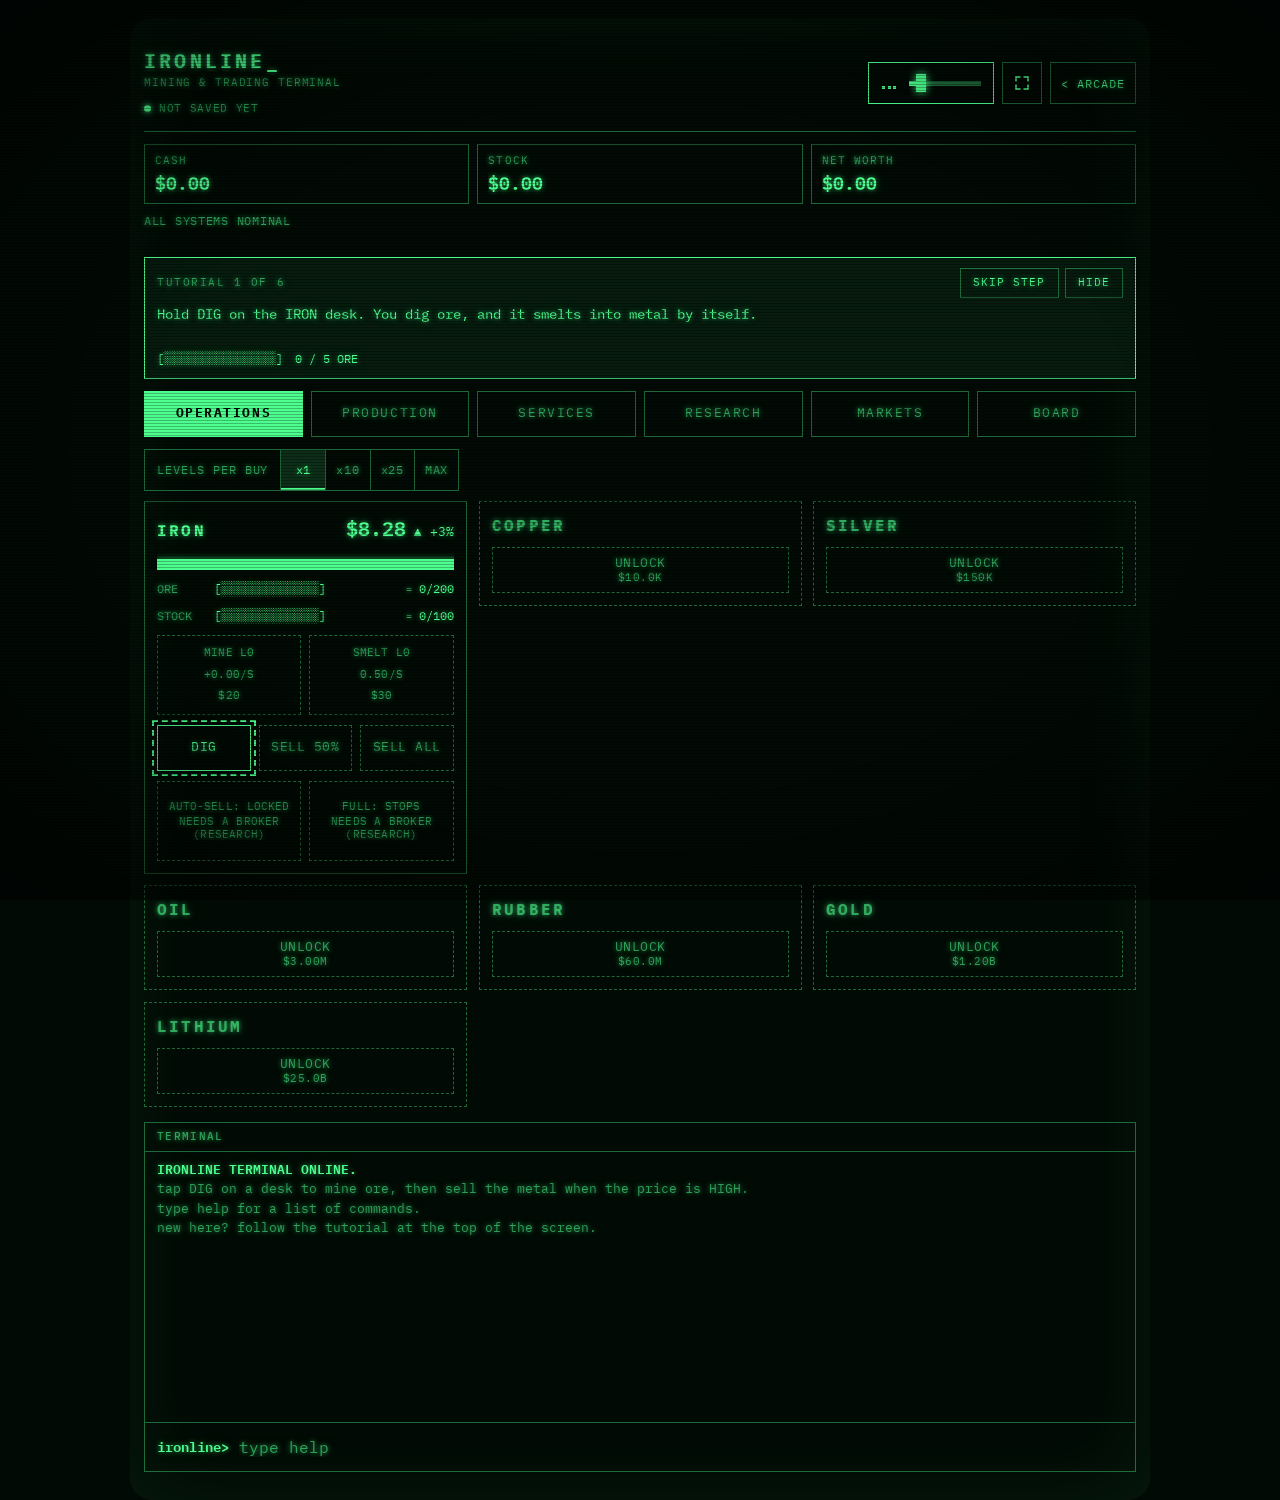
<file: ironline.html>
<!doctype html>
<html lang="en" data-p="green">
<head>
  <meta charset="utf-8">
  <meta name="viewport" content="width=device-width, initial-scale=1, viewport-fit=cover">
  <meta name="theme-color" content="#020a05">
  <title>Ironline</title>
  <meta name="description" content="Ironline: a mining and trading tycoon on an old CRT terminal. Dig ore, refine it, and sell into a moving market.">
  <link rel="canonical" href="https://actually-aloy.github.io/site/ironline">
  <meta property="og:type" content="website">
  <meta property="og:title" content="Ironline">
  <meta property="og:description" content="A mining and trading tycoon on an old CRT terminal. Dig ore, refine it, and time the market.">
  <meta property="og:url" content="https://actually-aloy.github.io/site/ironline">
  <meta property="og:image" content="https://actually-aloy.github.io/site/ironline-og.jpg">
  <meta name="twitter:card" content="summary_large_image">
  <meta name="twitter:title" content="Ironline">
  <meta name="twitter:description" content="A mining and trading tycoon on an old CRT terminal. Dig ore, refine it, and time the market.">
  <meta name="twitter:image" content="https://actually-aloy.github.io/site/ironline-og.jpg">
  <link rel="icon" href="ironline-icon.svg" type="image/svg+xml">
  <link rel="apple-touch-icon" href="ironline-180.png">
  <link rel="manifest" href="ironline.webmanifest">
  <link rel="preconnect" href="https://fonts.googleapis.com">
  <link rel="preconnect" href="https://fonts.gstatic.com" crossorigin>
  <link href="https://fonts.googleapis.com/css2?family=IBM+Plex+Mono:wght@400;500;600;700&display=swap" rel="stylesheet">
  <style>
    :root {
      --bg: #020a05;
      --fg: #4dff8f;
      --warn: #ffb347;
      --dim: color-mix(in srgb, var(--fg) 55%, transparent);
      --line: color-mix(in srgb, var(--fg) 38%, transparent);
      --glow: 0 0 5px color-mix(in srgb, var(--fg) 60%, transparent), 0 0 16px color-mix(in srgb, var(--fg) 22%, transparent);
      --mono: "IBM Plex Mono", ui-monospace, "SF Mono", Menlo, Consolas, monospace;
    }

    html[data-p="amber"] {
      --bg: #0a0600;
      --fg: #ffb000;
      --warn: #ff6a3d;
    }

    html[data-p="ice"] {
      --bg: #03080c;
      --fg: #9fe8ff;
      --warn: #ffb347;
    }

    * {
      box-sizing: border-box;
    }

    ::-webkit-scrollbar {
      width: 12px;
      height: 12px;
    }

    ::-webkit-scrollbar-track {
      background: repeating-linear-gradient(to bottom, var(--bg) 0, var(--bg) 2px, color-mix(in srgb, var(--fg) 14%, var(--bg)) 2px, color-mix(in srgb, var(--fg) 14%, var(--bg)) 3px);
      border-left: 1px solid var(--line);
    }

    ::-webkit-scrollbar-thumb {
      background: color-mix(in srgb, var(--fg) 45%, var(--bg));
      border: 1px solid var(--fg);
    }

    ::-webkit-scrollbar-thumb:hover {
      background: var(--fg);
    }

    ::-webkit-scrollbar-corner {
      background: var(--bg);
    }

    @supports not selector(::-webkit-scrollbar) {
      html,
      #tout {
        scrollbar-width: thin;
        scrollbar-color: var(--fg) var(--bg);
      }
    }

    html {
      background: var(--bg);
      -webkit-text-size-adjust: 100%;
    }

    body {
      margin: 0;
      min-height: 100vh;
      min-height: 100dvh;
      background: var(--bg);
      color: var(--fg);
      font-family: var(--mono);
      font-size: 14px;
      line-height: 1.45;
      -webkit-tap-highlight-color: transparent;
      overscroll-behavior-y: contain;
    }

    body::before {
      content: "";
      position: fixed;
      inset: 0;
      z-index: 50;
      pointer-events: none;
      background: repeating-linear-gradient(to bottom, rgba(0, 0, 0, 0.26) 0, rgba(0, 0, 0, 0.26) 1px, transparent 1px, transparent 3px);
    }

    body::after {
      content: "";
      position: fixed;
      inset: 0;
      z-index: 51;
      pointer-events: none;
      background: radial-gradient(ellipse at center, transparent 55%, rgba(0, 0, 0, 0.55) 100%);
    }

    .screen {
      max-width: 1020px;
      margin: 0 auto;
      padding: max(14px, env(safe-area-inset-top)) max(14px, env(safe-area-inset-right)) calc(28px + env(safe-area-inset-bottom)) max(14px, env(safe-area-inset-left));
      text-shadow: var(--glow);
      animation: flick 7s infinite;
    }

    @keyframes flick {
      0%, 100% { opacity: 1; }
      46% { opacity: 1; }
      48% { opacity: 0.955; }
      50% { opacity: 0.99; }
      52% { opacity: 0.965; }
    }

    button {
      font: inherit;
      color: inherit;
      text-shadow: inherit;
      touch-action: manipulation;
      -webkit-user-select: none;
      user-select: none;
      -webkit-touch-callout: none;
    }

    .top {
      display: flex;
      flex-wrap: wrap;
      align-items: center;
      justify-content: space-between;
      gap: 10px;
      padding-bottom: 10px;
      border-bottom: 1px solid var(--line);
    }

    .brand {
      font-size: 20px;
      font-weight: 700;
      letter-spacing: 0.16em;
      min-width: 0;
    }

    .brand small {
      display: block;
      color: var(--dim);
      font-size: 11px;
      font-weight: 400;
      letter-spacing: 0.08em;
    }

    .cursor {
      animation: blink 1.1s steps(1) infinite;
    }

    @keyframes blink {
      50% { opacity: 0; }
    }

    .top-btns {
      display: flex;
      gap: 8px;
      margin-left: auto;
    }

    .back {
      min-height: 40px;
      display: inline-flex;
      align-items: center;
      padding: 0 10px;
      border: 1px solid var(--line);
      background: transparent;
      color: var(--fg);
      font-size: 12px;
      letter-spacing: 0.08em;
      text-decoration: none;
      cursor: pointer;
    }

    .back.on {
      border-color: var(--fg);
    }

    .mpill {
      position: relative;
      display: flex;
      align-items: center;
      border: 1px solid var(--line);
      transition: border-color 0.2s;
    }

    .mpill.on {
      border-color: var(--fg);
    }

    .mpill .back {
      min-width: 40px;
      justify-content: center;
      border: 0;
    }

    .meq {
      display: inline-flex;
      align-items: flex-end;
      gap: 2px;
      width: 14px;
      height: 12px;
    }

    .meq i {
      flex: 1;
      height: 100%;
      background: currentColor;
      transform: scaleY(0.25);
      transform-origin: bottom;
      transition: transform 0.25s;
    }

    .mpill.on .meq i {
      animation: meq 0.9s ease-in-out infinite;
    }

    .mpill.on .meq i:nth-child(2) {
      animation-duration: 0.7s;
      animation-delay: -0.3s;
    }

    .mpill.on .meq i:nth-child(3) {
      animation-duration: 1.1s;
      animation-delay: -0.6s;
    }

    @keyframes meq {
      0%, 100% { transform: scaleY(0.25); }
      50% { transform: scaleY(1); }
    }

    .mpill .more {
      display: none;
      min-width: 26px;
      padding: 0;
      border-left: 1px solid var(--line);
      place-items: center;
    }

    .more svg {
      width: 14px;
      height: 14px;
      transition: transform 0.2s;
    }

    .mpill.open .more svg {
      transform: rotate(180deg);
    }

    .vol {
      max-width: 0;
      overflow: hidden;
      opacity: 0;
      transition: max-width 0.35s cubic-bezier(0.22, 1, 0.36, 1), opacity 0.25s;
    }

    .mpill.on .vol {
      max-width: 96px;
      opacity: 1;
    }

    @property --p {
      syntax: "<percentage>";
      inherits: true;
      initial-value: 0%;
    }

    .vol .slide {
      width: 72px;
      margin: 0 12px 0 0;
    }

    .slide {
      -webkit-appearance: none;
      appearance: none;
      display: block;
      height: 38px;
      background: transparent;
      cursor: pointer;
      touch-action: pan-y;
      --p: 0%;
      transition: --p 0.3s ease;
    }

    .slide.drag {
      transition: none;
    }

    .mpill.on .slide {
      animation: vglow 2.6s ease-in-out infinite;
    }

    @keyframes vglow {
      0%, 100% { filter: drop-shadow(0 0 0 transparent); }
      50% { filter: drop-shadow(0 0 5px var(--fg)); }
    }

    .slide::-webkit-slider-runnable-track {
      height: 5px;
      background: linear-gradient(90deg, var(--fg) var(--p), var(--line) var(--p));
    }

    .slide::-moz-range-track {
      height: 5px;
      background: linear-gradient(90deg, var(--fg) var(--p), var(--line) var(--p));
    }

    .slide::-webkit-slider-thumb {
      -webkit-appearance: none;
      width: 10px;
      height: 18px;
      margin-top: -6.5px;
      border: 0;
      border-radius: 0;
      background: var(--fg);
      box-shadow: 0 0 8px var(--fg);
      transition: transform 0.15s;
    }

    .slide::-moz-range-thumb {
      width: 10px;
      height: 18px;
      border: 0;
      border-radius: 0;
      background: var(--fg);
      box-shadow: 0 0 8px var(--fg);
      transition: transform 0.15s;
    }

    .slide:hover::-webkit-slider-thumb,
    .slide:hover::-moz-range-thumb {
      transform: scale(1.2);
    }

    .slide:active::-webkit-slider-thumb,
    .slide:active::-moz-range-thumb {
      transform: scale(1.4);
    }

    .slide:focus-visible {
      outline: 1px solid var(--fg);
      outline-offset: -3px;
    }

    @media (max-width: 520px) {
      .mpill.on .more {
        display: grid;
      }

      .mpill .vol,
      .mpill.on .vol {
        position: absolute;
        top: calc(100% + 6px);
        right: 0;
        z-index: 70;
        max-width: none;
        border: 1px solid var(--fg);
        background: var(--bg);
        opacity: 0;
        pointer-events: none;
        transform: translateY(-4px);
        transition: opacity 0.2s, transform 0.2s;
      }

      .mpill.open .vol {
        opacity: 1;
        pointer-events: auto;
        transform: none;
      }

      .vol .slide,
      .mpill .vol .slide {
        width: 140px;
        margin: 0 12px;
      }
    }

    @media (prefers-reduced-motion: reduce) {
      .mpill.on .meq i,
      .mpill.on .slide,
      .dots {
        animation: none;
      }
    }

    #tfs[hidden] {
      display: none;
    }

    #tfs svg {
      width: 18px;
      height: 18px;
    }

    #tfs .fs-out,
    #tfs[aria-pressed="true"] .fs-in {
      display: none;
    }

    #tfs[aria-pressed="true"] .fs-out {
      display: block;
    }

    .hud {
      display: grid;
      grid-template-columns: repeat(3, 1fr);
      gap: 8px;
      margin: 12px 0 8px;
    }

    .hud > div {
      position: relative;
      padding: 8px 10px;
      border: 1px solid var(--line);
      min-width: 0;
      cursor: help;
      outline: none;
    }

    .hud > div::after {
      content: attr(data-tip);
      position: absolute;
      top: calc(100% + 6px);
      left: 0;
      z-index: 30;
      width: max-content;
      max-width: min(300px, 88vw);
      padding: 8px 10px;
      background: var(--bg);
      border: 1px solid var(--fg);
      font-size: 12px;
      line-height: 1.5;
      white-space: pre-line;
      text-shadow: none;
      opacity: 0;
      pointer-events: none;
      transition: opacity 0.12s;
    }

    .hud > div:nth-child(2)::after {
      left: 50%;
      transform: translateX(-50%);
    }

    .hud > div:nth-child(3)::after {
      left: auto;
      right: 0;
    }

    .hud > div:hover::after,
    .hud > div:focus::after {
      opacity: 1;
    }

    .hud > div:focus {
      border-color: var(--fg);
    }

    .hud span {
      display: block;
      color: var(--dim);
      font-size: 11px;
      letter-spacing: 0.1em;
    }

    .hud b {
      display: block;
      font-size: 18px;
      font-weight: 600;
      overflow: hidden;
      text-overflow: ellipsis;
      white-space: nowrap;
    }

    .brandcol {
      display: flex;
      flex-direction: column;
      align-items: flex-start;
      gap: 6px;
      min-width: 0;
    }

    .savebtn {
      display: inline-flex;
      align-items: center;
      gap: 8px;
      min-height: 24px;
      padding: 0;
      border: 0;
      background: transparent;
      color: var(--dim);
      font-size: 11px;
      letter-spacing: 0.06em;
      white-space: nowrap;
      cursor: pointer;
      transition: color 0.15s;
    }

    .savebtn i {
      flex: 0 0 7px;
      height: 7px;
      border-radius: 50%;
      background: var(--fg);
      box-shadow: 0 0 6px var(--fg);
    }

    .savebtn:hover {
      color: var(--fg);
    }

    .savebtn.bad {
      color: var(--warn);
    }

    .savebtn.bad i {
      background: var(--warn);
      box-shadow: 0 0 6px var(--warn);
    }

    .savebtn.flash i {
      animation: sflash 0.6s ease-out;
    }

    @keyframes sflash {
      0% { transform: scale(2.4); }
      100% { transform: scale(1); }
    }

    .status {
      margin: 0 0 10px;
      min-height: 2.9em;
      color: var(--dim);
      font-size: 12px;
      letter-spacing: 0.06em;
    }

    .status.bad {
      color: var(--warn);
    }

    .tabs {
      display: grid;
      grid-template-columns: repeat(4, 1fr);
      gap: 8px;
      margin-bottom: 12px;
    }

    .tab {
      min-height: 46px;
      border: 1px solid var(--line);
      background: transparent;
      cursor: pointer;
      font-size: 13px;
      letter-spacing: 0.12em;
      color: var(--dim);
    }

    .tab[aria-selected="true"] {
      border-color: var(--fg);
      color: var(--bg);
      background: var(--fg);
      text-shadow: none;
      font-weight: 700;
    }

    .kv {
      display: flex;
      justify-content: space-between;
      gap: 12px;
      font-size: 13px;
    }

    .kv span:first-child {
      color: var(--dim);
      white-space: nowrap;
    }

    .kv span:last-child {
      text-align: right;
    }

    .opsbar {
      display: flex;
      align-items: stretch;
      width: fit-content;
      max-width: 100%;
      margin-bottom: 10px;
      border: 1px solid var(--line);
      font-size: 12px;
      letter-spacing: 0.08em;
    }

    .opsbar > span {
      display: flex;
      align-items: center;
      padding: 0 12px;
      color: var(--dim);
      white-space: nowrap;
    }

    .opsbar .seg {
      border: 0;
      border-left: 1px solid var(--line);
    }

    .opsbar .seg button {
      flex: 0 1 56px;
      min-width: 44px;
      min-height: 40px;
    }

    @media (max-width: 520px) {
      .opsbar {
        width: 100%;
      }

      .opsbar > span {
        padding: 0 10px;
        font-size: 11px;
      }

      .opsbar .seg {
        flex: 1;
      }

      .opsbar .seg button {
        flex: 1 1 0;
      }
    }

    .opsbar[hidden] {
      display: none;
    }

    .mk-grid {
      display: grid;
      grid-template-columns: minmax(0, 1fr);
      gap: 16px;
    }

    .mk-main,
    .mk-side {
      display: flex;
      flex-direction: column;
      gap: 10px;
      min-width: 0;
    }

    .mk-head {
      display: flex;
      align-items: flex-end;
      justify-content: space-between;
      gap: 8px;
    }

    .mk-sym {
      display: flex;
      flex-direction: column;
      gap: 2px;
      min-width: 0;
    }

    .mk-sym small {
      font-size: 11px;
      letter-spacing: 0.06em;
      color: var(--dim);
      white-space: nowrap;
      overflow: hidden;
      text-overflow: ellipsis;
    }

    .mk-px {
      font-size: 26px;
      font-weight: 700;
      line-height: 1.1;
      text-align: right;
      white-space: nowrap;
    }

    .mk-px small {
      display: block;
      font-size: 12px;
      font-weight: 400;
      line-height: 1.3;
      min-height: 1.3em;
    }

    .tf {
      display: flex;
      align-items: stretch;
      border-bottom: 1px solid var(--line);
    }

    .tf .t {
      flex: 1 1 0;
      min-width: 0;
      min-height: 34px;
      padding: 0;
      border: 0;
      background: transparent;
      color: var(--dim);
      font-size: 11px;
      letter-spacing: 0;
      cursor: pointer;
      transition: color 0.15s, background 0.15s;
    }

    .tf .t:hover {
      color: var(--fg);
    }

    .tf .t[aria-pressed="true"] {
      color: var(--fg);
      background: color-mix(in srgb, var(--fg) 12%, transparent);
      box-shadow: inset 0 -2px 0 var(--fg);
    }

    .tf .sep {
      flex: 0 0 1px;
      margin: 8px 0;
      background: var(--line);
    }

    .tf.ot .t {
      font-size: 12px;
      letter-spacing: 0.08em;
    }

    .mk-chart {
      position: relative;
      height: 280px;
      border: 1px solid var(--line);
    }

    .mk-chart canvas {
      display: block;
      width: 100%;
      height: 100%;
      touch-action: pan-y;
    }

    .mk-leg {
      position: absolute;
      top: 6px;
      left: 8px;
      right: 100px;
      height: 16px;
      font-size: 10px;
      line-height: 16px;
      color: var(--dim);
      white-space: nowrap;
      overflow: hidden;
      text-overflow: ellipsis;
      pointer-events: none;
    }

    .mk-tools {
      position: absolute;
      top: 4px;
      right: 8px;
      display: flex;
      gap: 6px;
    }

    .mk-chip {
      display: inline-flex;
      align-items: center;
      justify-content: center;
      min-width: 54px;
      min-height: 22px;
      padding: 0 8px;
      border: 1px solid var(--line);
      background: color-mix(in srgb, var(--bg) 80%, transparent);
      color: var(--dim);
      font-size: 11px;
      letter-spacing: 0.06em;
      cursor: pointer;
      transition: color 0.15s, border-color 0.15s;
    }

    .mk-chip:hover,
    .mk-chip[aria-expanded="true"] {
      color: var(--fg);
      border-color: var(--fg);
    }

    .mk-chip.mk-ic {
      min-width: 28px;
      padding: 0;
    }

    .mk-ic svg {
      width: 14px;
      height: 14px;
    }

    .mk-ic[data-s="line"] .i-c,
    .mk-ic[data-s="candle"] .i-l {
      display: none;
    }

    .mk-menu {
      position: absolute;
      top: 30px;
      right: 8px;
      z-index: 5;
      display: flex;
      flex-direction: column;
      min-width: 190px;
      border: 1px solid var(--fg);
      background: var(--bg);
      opacity: 0;
      pointer-events: none;
      transform: translateY(-4px);
      transition: opacity 0.15s, transform 0.15s;
    }

    .mk-menu.open {
      opacity: 1;
      pointer-events: auto;
      transform: none;
    }

    .mk-menu button {
      display: flex;
      align-items: center;
      gap: 10px;
      min-height: 34px;
      padding: 0 12px;
      border: 0;
      background: transparent;
      color: var(--dim);
      font-size: 12px;
      letter-spacing: 0.04em;
      text-align: left;
      cursor: pointer;
    }

    .mk-menu button::before {
      content: "";
      flex: 0 0 11px;
      height: 11px;
      border: 1px solid currentColor;
    }

    .mk-menu button[aria-pressed="true"] {
      color: var(--fg);
    }

    .mk-menu button[aria-pressed="true"]::before {
      background: currentColor;
    }

    .mk-menu button:hover {
      background: color-mix(in srgb, var(--fg) 14%, transparent);
    }

    .mk-msg {
      position: absolute;
      inset: 0;
      display: grid;
      place-items: center;
      padding: 16px;
      text-align: center;
      font-size: 13px;
      line-height: 1.6;
      letter-spacing: 0.06em;
      color: var(--dim);
      pointer-events: none;
    }

    .mk-msg[hidden],
    .mk-msg [hidden] {
      display: none;
    }

    .mk-msg a {
      color: var(--fg);
      pointer-events: auto;
      text-decoration: underline;
    }

    .dots {
      display: inline-block;
      width: 1.4em;
      overflow: hidden;
      vertical-align: bottom;
      text-align: left;
      animation: dots 1.2s steps(4) infinite;
    }

    @keyframes dots {
      from { width: 0; }
      to { width: 1.4em; }
    }

    .mk-pos {
      display: grid;
      grid-template-columns: repeat(2, minmax(0, 1fr));
      gap: 1px;
      border: 1px solid var(--line);
      background: var(--line);
    }

    .mk-pos > div {
      display: flex;
      flex-direction: column;
      gap: 2px;
      min-width: 0;
      padding: 7px 10px;
      background: var(--bg);
    }

    .mk-pos span {
      font-size: 10px;
      letter-spacing: 0.08em;
      color: var(--dim);
    }

    .mk-pos b {
      font-size: 13px;
      font-weight: 600;
      white-space: nowrap;
      overflow: hidden;
      text-overflow: ellipsis;
    }

    .mk-note {
      grid-column: 1 / -1;
      margin: 0;
      font-size: 11px;
      color: var(--dim);
      line-height: 1.5;
    }

    .sd button[data-os="sell"][aria-pressed="true"] {
      color: var(--warn);
      background: color-mix(in srgb, var(--warn) 14%, transparent);
      box-shadow: inset 0 -2px 0 var(--warn);
    }

    .btn.sell {
      border-color: var(--warn);
      color: var(--warn);
    }

    .kv.ctl {
      align-items: center;
      min-height: 34px;
    }

    .kv.ctl span:nth-child(2) {
      margin-left: auto;
    }

    .kv input:not(.slide) {
      width: 160px;
      min-height: 34px;
      padding: 0 10px;
      border: 1px solid var(--line);
      background: transparent;
      color: var(--fg);
      font: inherit;
      font-size: 13px;
      text-align: right;
      outline: none;
      transition: border-color 0.15s, opacity 0.15s;
    }

    .kv input:not(.slide):focus {
      border-color: var(--fg);
    }

    .kv input[readonly] {
      border-style: dashed;
      opacity: 0.6;
    }

    .mk-side .slide {
      width: 100%;
      margin: 0;
    }

    @container (min-width: 440px) {
      .mk-pos {
        grid-template-columns: repeat(4, minmax(0, 1fr));
      }
    }

    @container (min-width: 760px) {
      .mk-grid {
        grid-template-columns: minmax(0, 1fr) 300px;
        gap: 20px;
      }

      .mk-chart {
        height: 340px;
      }
    }

    .mini {
      min-height: 30px;
      padding: 0 10px;
      border: 1px solid var(--line);
      background: transparent;
      color: var(--fg);
      font-size: 11px;
      letter-spacing: 0.08em;
      cursor: pointer;
    }

    .mini:disabled {
      opacity: 0.35;
      cursor: default;
    }

    @media (max-width: 520px) {
      .tab {
        font-size: 11px;
        letter-spacing: 0.04em;
        padding: 0 2px;
      }
    }

    .btn.b3 {
      height: 66px;
      min-height: 66px;
      padding: 4px 8px;
      gap: 0;
    }

    .btn {
      min-width: 0;
    }

    .btn > * {
      display: block;
      max-width: 100%;
    }

    .btn.b3 > * {
      white-space: nowrap;
      overflow: hidden;
      text-overflow: ellipsis;
      width: 100%;
      text-align: center;
      line-height: 1.35;
      min-height: 1.35em;
    }

    .btn.b3 .l2 {
      font-size: 12px;
    }

    .btn {
      min-height: 46px;
      padding: 6px 10px;
      border: 1px solid var(--fg);
      background: transparent;
      cursor: pointer;
      font-size: 13px;
      letter-spacing: 0.04em;
      text-transform: uppercase;
      display: flex;
      flex-direction: column;
      align-items: center;
      justify-content: center;
      line-height: 1.25;
    }

    .btn small {
      color: var(--dim);
      font-size: 11px;
      text-transform: none;
    }

    .btn:active:not(:disabled),
    .btn.press {
      background: var(--fg);
      color: var(--bg);
      text-shadow: none;
    }

    .btn:active:not(:disabled) small {
      color: var(--bg);
    }

    .btn:disabled {
      border-style: dashed;
      border-color: var(--line);
      color: var(--dim);
      cursor: default;
    }

    .btn:focus-visible,
    .back:focus-visible,
    .tab:focus-visible {
      outline: 2px solid var(--fg);
      outline-offset: 2px;
    }

    @media (hover: hover) {
      .btn:hover:not(:disabled),
      .tab:hover:not([aria-selected="true"]),
      button.back:hover {
        background: color-mix(in srgb, var(--fg) 14%, transparent);
      }
    }

    .cards {
      display: grid;
      grid-template-columns: repeat(auto-fit, minmax(min(290px, 100%), 1fr));
      gap: 12px;
      align-items: start;
    }

    .cards[hidden] {
      display: none;
    }

    .card {
      padding: 12px;
      border: 1px solid var(--line);
      display: flex;
      flex-direction: column;
      gap: 10px;
      min-width: 0;
    }

    .card h2 {
      margin: 0;
      font-size: 16px;
      font-weight: 700;
      letter-spacing: 0.14em;
    }

    .card-head {
      display: flex;
      align-items: baseline;
      justify-content: space-between;
      gap: 8px;
    }

    .px {
      display: flex;
      align-items: baseline;
      gap: 8px;
      font-size: 13px;
      white-space: nowrap;
    }

    .px b {
      font-size: 20px;
      font-weight: 600;
    }

    .dn {
      color: var(--warn);
    }

    .tag {
      min-width: 3ch;
      color: var(--bg);
      background: var(--fg);
      padding: 0 5px;
      font-size: 11px;
      text-shadow: none;
    }

    .tag:empty {
      display: none;
    }

    .tag.low {
      background: var(--warn);
    }

    .spark {
      overflow: hidden;
      white-space: nowrap;
      font-size: clamp(11px, 3.6vw, 15px);
      line-height: 1.1;
    }

    .row {
      display: grid;
      grid-template-columns: 7ch auto minmax(0, 1fr);
      gap: 8px;
      align-items: center;
      font-size: 12px;
    }

    .row > span:first-child {
      color: var(--dim);
    }

    .row > span:nth-child(2) {
      white-space: pre;
    }

    .vv {
      display: flex;
      justify-content: flex-end;
      align-items: baseline;
      gap: 6px;
      min-width: 0;
      overflow: hidden;
      white-space: nowrap;
    }

    .card {
      container-type: inline-size;
    }

    .tr {
      font-style: normal;
      font-size: 10px;
      letter-spacing: 0.06em;
      color: var(--dim);
    }

    .tr::before {
      content: attr(data-g);
    }

    .tr::after {
      content: " " attr(data-w);
      display: none;
    }

    @container (min-width: 380px) {
      .tr::after {
        display: inline;
      }
    }

    .tr.up {
      color: var(--fg);
    }

    .tr.dn {
      color: var(--warn);
    }

    .grid2,
    .grid3 {
      display: grid;
      gap: 8px;
    }

    .grid2 {
      grid-template-columns: minmax(0, 1fr) minmax(0, 1fr);
    }

    .grid3 {
      grid-template-columns: repeat(3, 1fr);
    }

    .lockbox {
      display: none;
    }

    .card.locked > :not(.card-head):not(.lockbox) {
      display: none;
    }

    .card.locked .px {
      display: none;
    }

    .card.locked .lockbox {
      display: block;
    }

    .card.locked {
      border-style: dashed;
      color: var(--dim);
    }

    .res h2 {
      display: flex;
      justify-content: space-between;
      gap: 8px;
      font-size: 14px;
    }

    .res h2 span {
      color: var(--dim);
      font-weight: 400;
      letter-spacing: 0.04em;
    }

    .cards.eq {
      grid-template-columns: repeat(2, 1fr);
      grid-auto-rows: 1fr;
      align-items: stretch;
    }

    .cards.col:not([hidden]) {
      display: flex;
      flex-direction: column;
      align-items: stretch;
    }

    .cards.eq .res .btn {
      margin-top: auto;
    }

    @media (max-width: 700px) {
      .cards.eq {
        grid-template-columns: 1fr;
      }
    }

    .seg {
      display: inline-flex;
      border: 1px solid var(--line);
    }

    .seg.wide {
      display: flex;
      width: 100%;
    }

    .seg button {
      flex: 1 1 0;
      min-width: 0;
      min-height: 36px;
      padding: 0 10px;
      border: 0;
      border-left: 1px solid var(--line);
      background: transparent;
      color: var(--dim);
      cursor: pointer;
      font-size: 12px;
      letter-spacing: 0.06em;
      transition: background 0.15s, color 0.15s, box-shadow 0.15s;
    }

    .seg button:first-child {
      border-left: 0;
    }

    .seg button:hover {
      color: var(--fg);
    }

    .seg button[aria-pressed="true"] {
      color: var(--fg);
      background: color-mix(in srgb, var(--fg) 14%, transparent);
      box-shadow: inset 0 -2px 0 var(--fg);
    }

    .res p {
      flex: 1;
      margin: 0;
      color: var(--dim);
      font-size: 12.5px;
      line-height: 1.6;
    }

    .term {
      margin-top: 14px;
      border: 1px solid var(--line);
    }

    .term:focus-within {
      border-color: var(--fg);
    }

    .term h3 {
      margin: 0;
      padding: 6px 12px;
      border-bottom: 1px solid var(--line);
      color: var(--dim);
      font-size: 11px;
      font-weight: 500;
      letter-spacing: 0.12em;
    }

    #tout {
      height: 240px;
      overflow-y: auto;
      padding: 8px 12px;
      font-size: 13px;
      line-height: 1.5;
      overscroll-behavior: contain;
    }

    #tout div {
      white-space: pre-wrap;
      overflow-wrap: anywhere;
    }

    #tout .w {
      color: var(--warn);
    }

    #tout .t,
    #tout .d {
      color: var(--dim);
    }

    #tout .c {
      font-weight: 600;
    }

    .out {
      font-size: 12px;
      letter-spacing: 0.08em;
      color: var(--dim);
    }

    .out:empty {
      display: none;
    }

    .tin {
      display: flex;
      align-items: center;
      gap: 8px;
      padding: 0 12px;
      border-top: 1px solid var(--line);
    }

    .tin .ps {
      white-space: nowrap;
      font-weight: 600;
    }

    .tin input {
      flex: 1;
      min-width: 0;
      height: 48px;
      border: 0;
      outline: 0;
      background: transparent;
      color: var(--fg);
      font: inherit;
      font-size: 16px;
      text-shadow: inherit;
      caret-color: var(--fg);
    }

    .tin input::placeholder {
      color: var(--dim);
    }

    @media (min-width: 820px) {
      .screen {
        margin-top: 18px;
        padding-top: 28px;
        border-radius: 22px;
        box-shadow: inset 0 0 90px color-mix(in srgb, var(--fg) 7%, transparent);
      }

      #tout {
        height: 270px;
      }
    }

    @media (max-width: 440px) {
      .brand small {
        display: none;
      }
    }

    @media (max-width: 380px) {
      body {
        font-size: 13px;
      }

      .hud b {
        font-size: 16px;
      }

      .brand {
        font-size: 18px;
      }
    }

    @media (prefers-reduced-motion: reduce) {
      .screen,
      .cursor {
        animation: none;
      }
    }
    .btn.danger {
      border-color: var(--warn);
      color: var(--warn);
    }

    .dlg {
      position: fixed;
      inset: 0;
      z-index: 80;
      display: flex;
      align-items: center;
      justify-content: center;
      padding: 16px;
      background: rgba(0, 0, 0, 0.82);
      opacity: 0;
      pointer-events: none;
      transition: opacity 0.2s;
    }

    .dlg.show {
      opacity: 1;
      pointer-events: auto;
    }

    .dbox {
      width: min(460px, 100%);
      max-height: 100%;
      overflow: auto;
      border: 2px solid var(--warn);
      background: var(--bg);
      color: var(--warn);
      box-shadow: 0 0 24px color-mix(in srgb, var(--warn) 40%, transparent);
      animation: dpulse 1.6s ease-in-out infinite;
    }

    @keyframes dpulse {
      0%, 100% { box-shadow: 0 0 10px color-mix(in srgb, var(--warn) 25%, transparent); }
      50% { box-shadow: 0 0 30px color-mix(in srgb, var(--warn) 55%, transparent); }
    }

    .dhaz {
      height: 10px;
      background: repeating-linear-gradient(135deg, var(--warn) 0, var(--warn) 10px, var(--bg) 10px, var(--bg) 20px);
    }

    .dbody {
      padding: 14px 16px 16px;
    }

    .dbody h2 {
      margin: 0 0 8px;
      font-size: 17px;
      letter-spacing: 0.08em;
    }

    .dbody p {
      margin: 0 0 12px;
      font-size: 13px;
      line-height: 1.5;
    }

    .dcols {
      display: grid;
      grid-template-columns: minmax(0, 1fr) minmax(0, 1fr);
      gap: 10px;
      margin-bottom: 12px;
    }

    .dcols > div {
      border: 1px solid var(--line);
      padding: 8px 10px;
      font-size: 12px;
      line-height: 1.6;
    }

    .dcols h3 {
      margin: 0 0 4px;
      font-size: 12px;
      letter-spacing: 0.1em;
    }

    .dcols .lose h3,
    .dcols .lose {
      color: var(--warn);
    }

    .dcols .keep,
    .dcols .keep h3 {
      color: var(--fg);
    }

    .dcols ul {
      margin: 0;
      padding: 0;
      list-style: none;
    }

    .dgain {
      margin-bottom: 14px;
      color: var(--fg);
      font-size: 13px;
      font-weight: 600;
    }

    .dbtns {
      display: grid;
      grid-template-columns: minmax(0, 1fr) minmax(0, 1fr);
      gap: 10px;
    }

    .dbtns button {
      min-height: 46px;
      padding: 8px 10px;
      border: 1px solid var(--fg);
      background: transparent;
      color: var(--fg);
      font-weight: 600;
      cursor: pointer;
    }

    .dbtns button.go {
      border-color: var(--warn);
      color: var(--warn);
    }

    .dbtns button:disabled {
      opacity: 0.5;
      cursor: not-allowed;
    }

    .dbtns button:not(:disabled):hover,
    .dbtns button:focus-visible {
      background: color-mix(in srgb, currentColor 18%, transparent);
      outline: 0;
    }

    .crt {
      position: fixed;
      inset: 0;
      z-index: 90;
      display: none;
      align-items: center;
      justify-content: center;
      background: #000;
      cursor: wait;
    }

    .crt.show {
      display: flex;
    }

    .crt i {
      width: 6px;
      height: 6px;
      border-radius: 50%;
      background: var(--fg);
      box-shadow: 0 0 14px 4px var(--fg);
      animation: dot 1.2s ease-out forwards;
    }

    @keyframes dot {
      0% { opacity: 1; transform: scale(1); }
      100% { opacity: 0; transform: scale(0.2); }
    }

    .screen.pwroff {
      animation: crtoff 0.6s cubic-bezier(0.55, 0, 0.9, 0.4) forwards;
    }

    .screen.pwron {
      animation: crton 0.8s cubic-bezier(0.2, 0.7, 0.3, 1) both;
    }

    @keyframes crtoff {
      0% { transform: scale(1, 1); filter: brightness(1); }
      55% { transform: scale(1, 0.008); filter: brightness(3); }
      85% { transform: scale(0.02, 0.008); filter: brightness(4); }
      100% { transform: scale(0, 0); filter: brightness(0); }
    }

    @keyframes crton {
      0% { transform: scale(0.02, 0.006); filter: brightness(5); }
      30% { transform: scale(1, 0.006); filter: brightness(5); }
      70% { transform: scale(1, 1.03); filter: brightness(2); }
      100% { transform: scale(1, 1); filter: brightness(1); }
    }

    @media (prefers-reduced-motion: reduce) {
      .dbox {
        animation: none;
      }

      .screen.pwroff {
        animation: rmoff 0.5s forwards;
      }

      .screen.pwron {
        animation: rmon 0.6s both;
      }

      .crt i {
        animation: none;
        opacity: 0;
      }

      @keyframes rmoff {
        to { opacity: 0; }
      }

      @keyframes rmon {
        from { opacity: 0; }
        to { opacity: 1; }
      }
    }
    .tabs {
      grid-template-columns: repeat(6, 1fr);
    }

    @media (max-width: 700px) {
      .tabs {
        grid-template-columns: repeat(3, 1fr);
      }
    }

    .tut {
      margin: 0 0 12px;
      padding: 10px 12px;
      border: 1px solid var(--fg);
      background: color-mix(in srgb, var(--fg) 7%, var(--bg));
      display: grid;
      gap: 6px;
      align-content: start;
      min-height: 104px;
    }

    .tut[hidden] {
      display: none;
    }

    .tut-h {
      display: flex;
      align-items: center;
      justify-content: space-between;
      gap: 8px;
      font-size: 11px;
      letter-spacing: 0.14em;
      color: var(--dim);
    }

    .tut-b {
      display: flex;
      gap: 6px;
    }

    .tut-b button[hidden] {
      display: none;
    }

    .tut p {
      margin: 0;
      font-size: 14px;
      line-height: 1.45;
      min-height: 2.9em;
    }

    .tut-p {
      display: flex;
      align-items: center;
      gap: 12px;
      font-size: 12px;
      white-space: nowrap;
      min-height: 1.4em;
    }

    .tut-p span:first-child {
      white-space: pre;
    }

    .tut button {
      min-height: 30px;
      padding: 0 12px;
      border: 1px solid var(--line);
      background: transparent;
      color: var(--fg);
      font: inherit;
      font-size: 11px;
      letter-spacing: 0.1em;
      cursor: pointer;
    }

    .tut button:hover {
      border-color: var(--fg);
    }

    .tut-hi {
      outline: 2px dashed var(--fg);
      outline-offset: 3px;
      animation: tuthi 1.2s ease-in-out infinite;
    }

    @keyframes tuthi {
      50% { outline-color: transparent; }
    }

    .pane {
      display: block;
    }

    .pane[hidden] {
      display: none;
    }

    html[data-p="pink"] {
      --bg: #0b0309;
      --fg: #ff7ad9;
      --warn: #ffd24d;
    }

    html[data-p="red"] {
      --bg: #0a0203;
      --fg: #ff4d4d;
      --warn: #ffd04d;
    }

    .pc .row {
      grid-template-columns: 11ch auto minmax(0, 1fr);
    }

    .out.warn,
    .sd.warn {
      color: var(--warn);
    }

    .lockbox .sd {
      margin: 0 0 8px;
      font-size: 12px;
      line-height: 1.5;
    }

    .sstrip {
      display: grid;
      grid-template-columns: repeat(3, minmax(0, 1fr));
      gap: 10px;
    }

    .sbox {
      border: 1px solid var(--line);
      padding: 8px 12px;
      display: grid;
      gap: 2px;
      min-width: 0;
    }

    .sbox span {
      font-size: 11px;
      letter-spacing: 0.12em;
      color: var(--dim);
    }

    .sbox b {
      font-size: 18px;
      font-weight: 600;
      white-space: nowrap;
      overflow: hidden;
      text-overflow: ellipsis;
    }

    .sgrid {
      display: grid;
      grid-template-columns: repeat(auto-fit, minmax(min(270px, 100%), 1fr));
      gap: 12px;
      margin-top: 14px;
      align-items: stretch;
    }

    .scard {
      padding: 12px;
      border: 1px solid var(--line);
      display: flex;
      flex-direction: column;
      gap: 10px;
      min-width: 0;
    }

    .scard h2 {
      margin: 0;
      font-size: 14px;
      font-weight: 700;
      letter-spacing: 0.12em;
    }

    .scard .card-head {
      align-items: center;
    }

    .lv {
      font-size: 12px;
      letter-spacing: 0.08em;
      padding: 1px 8px;
      border: 1px solid var(--fg);
      white-space: nowrap;
    }

    .scard.locked {
      border-style: dashed;
      color: var(--dim);
    }

    .scard.locked .lv {
      border-color: var(--line);
    }

    .tagl {
      margin: 0;
      font-size: 12px;
      color: var(--dim);
    }

    .kvs {
      display: grid;
      gap: 5px;
      border-top: 1px solid var(--line);
      padding-top: 8px;
      font-size: 12px;
    }

    .kvs .kv {
      font-size: 12px;
    }

    .kvs .kv span:last-child {
      min-width: 0;
      overflow-wrap: anywhere;
    }

    .sact {
      display: grid;
      gap: 8px;
      margin-top: auto;
    }

    .scard.locked [data-act="buy"],
    .scard.locked [data-act="camp"],
    .scard:not(.locked) [data-act="unlock"] {
      display: none;
    }

    .amodels {
      margin-top: 14px;
      border: 1px solid var(--line);
      padding: 12px;
      display: grid;
      gap: 10px;
    }

    .amodels .pt span {
      color: var(--warn);
    }

    .grid4 {
      display: grid;
      grid-template-columns: repeat(auto-fit, minmax(min(150px, 100%), 1fr));
      gap: 8px;
    }

    .btn.dn {
      color: var(--warn);
      border-color: var(--warn);
    }

    .btn.b3 {
      height: auto;
      min-height: 66px;
      justify-content: center;
    }

    .btn.b3 > * {
      letter-spacing: 0.02em;
    }

    .btn.b3 > :first-child {
      font-size: 12px;
      overflow: visible;
      text-overflow: clip;
      white-space: normal;
      line-height: 1.2;
      text-align: center;
    }

    .btn.b3 .l2 {
      font-size: 11px;
      white-space: normal;
      overflow: visible;
      text-overflow: clip;
      line-height: 1.2;
      min-height: 2.4em;
      display: flex;
      align-items: center;
      justify-content: center;
    }

    .btn.b3 .l2:empty {
      display: none;
    }

    #cards .btn.b3,
    #prod .btn.b3,
    #serv .btn.b3 {
      height: 80px;
      min-height: 80px;
      padding: 4px 8px;
    }

    #cards .btn.b3 > :first-child,
    #prod .btn.b3 > :first-child,
    #serv .btn.b3 > :first-child {
      font-size: 11px;
      letter-spacing: 0.01em;
      white-space: nowrap;
      overflow: hidden;
      text-overflow: ellipsis;
      width: 100%;
    }

    #cards .btn.b3 .l2,
    #prod .btn.b3 .l2,
    #serv .btn.b3 .l2,
    #cards .btn.b3 .l2:empty,
    #prod .btn.b3 .l2:empty,
    #serv .btn.b3 .l2:empty {
      display: flex;
      height: 2.4em;
      min-height: 2.4em;
      overflow: hidden;
      width: 100%;
    }

    .pc h2,
    .scard h2 {
      font-size: 14px;
      letter-spacing: 0.1em;
      white-space: nowrap;
      overflow: hidden;
      text-overflow: ellipsis;
      min-width: 0;
    }

    .pc .card-head,
    .scard .card-head {
      min-height: 26px;
    }

    .pc .px {
      flex: none;
    }

    .pc .lockbox .sd {
      font-size: 11px;
      line-height: 1.4;
      height: 5.6em;
      overflow: hidden;
    }

    .scard .tagl {
      min-height: 2.6em;
      line-height: 1.3;
    }

    .scard .kvs .kv {
      white-space: nowrap;
    }

    .scard .kvs .kv span:last-child {
      overflow: hidden;
      text-overflow: ellipsis;
      overflow-wrap: normal;
    }

    .sgrid {
      grid-auto-rows: 1fr;
    }

    .dbox.calm {
      width: min(500px, 100%);
      border-color: var(--fg);
      color: var(--fg);
      animation: none;
      box-shadow: 0 0 18px color-mix(in srgb, var(--fg) 30%, transparent);
    }

    .dbox.calm .dhaz {
      height: 6px;
      background: var(--fg);
    }

    .ahead {
      display: grid;
      gap: 2px;
      margin-bottom: 14px;
      padding: 6px 0 12px;
      text-align: center;
      border-bottom: 1px solid var(--line);
    }

    .alabel {
      font-size: 11px;
      letter-spacing: 0.16em;
      color: var(--dim);
    }

    .abig {
      font-size: 30px;
      font-weight: 700;
      text-shadow: var(--glow);
    }

    .abig.dn {
      color: var(--warn);
    }

    .asub {
      font-size: 11px;
      letter-spacing: 0.1em;
      color: var(--dim);
    }

    .asec {
      margin: 0 0 12px;
    }

    .asec h3 {
      margin: 0 0 4px;
      font-size: 11px;
      letter-spacing: 0.12em;
      color: var(--dim);
      font-weight: 600;
    }

    .asec.dn h3 {
      color: var(--warn);
    }

    .asec.up h3 {
      color: var(--fg);
    }

    .arow {
      display: grid;
      grid-template-columns: minmax(0, 1fr) auto auto;
      gap: 12px;
      font-size: 12px;
      padding: 2px 0;
    }

    .arow.one {
      display: block;
      line-height: 1.5;
    }

    .arow .m {
      color: var(--dim);
      text-align: right;
    }

    .arow .r {
      text-align: right;
      min-width: 7ch;
    }

    .asec.dn .arow .r,
    .asec.dn .arow .m {
      color: var(--warn);
    }

    .amore {
      font-size: 11px;
      color: var(--dim);
    }

    .anote {
      margin: 4px 0 0;
      font-size: 11px;
      line-height: 1.5;
      color: var(--dim);
    }

    .dbody .anote {
      font-size: 11px;
      margin: 0 0 12px;
    }

    .dbtns.one {
      grid-template-columns: minmax(0, 1fr);
    }

    .dbox.calm .dbtns button.go {
      border-color: var(--fg);
      color: var(--fg);
    }

    @media (max-width: 760px) {
      .sstrip {
        gap: 6px;
      }

      .sbox {
        padding: 6px 8px;
      }

      .sbox b {
        font-size: 14px;
      }
    }

    @media (prefers-reduced-motion: reduce) {
      .tut-hi {
        animation: none;
      }
    }

    .vol {
      position: relative;
    }

    .slide::-webkit-slider-thumb {
      transition: transform 0.15s, background 0.35s, box-shadow 0.35s;
    }

    .slide::-moz-range-thumb {
      transition: transform 0.15s, background 0.35s, box-shadow 0.35s;
    }

    .mpill.mute #tvol::-webkit-slider-thumb {
      background: var(--dim);
      box-shadow: none;
    }

    .mpill.mute #tvol::-moz-range-thumb {
      background: var(--dim);
      box-shadow: none;
    }

  </style>
</head>
<body>
  <main class="screen" id="screen">
    <div class="top">
      <div class="brandcol">
        <div class="brand">IRONLINE<span class="cursor">_</span><small>MINING &amp; TRADING TERMINAL</small></div>
        <button type="button" class="savebtn" id="savebtn" aria-label="Save now"><i></i><span id="savet">NOT SAVED YET</span></button>
      </div>
      <div class="top-btns">
        <div class="mpill" id="mbar">
          <button type="button" class="back" id="tmus" aria-pressed="false" aria-label="Music"><span class="meq" aria-hidden="true"><i></i><i></i><i></i></span></button>
          <button type="button" class="back more" id="tmore" aria-label="Volume" aria-expanded="false"><svg viewBox="0 0 24 24" fill="none" stroke="currentColor" stroke-width="2" stroke-linecap="square" aria-hidden="true"><path d="M6 9l6 6 6-6"/></svg></button>
          <div class="vol"><input type="range" class="slide" id="tvol" min="0" max="100" step="1" value="10" aria-label="Music volume"></div>
        </div>
        <button type="button" class="back" id="tfs" aria-label="Toggle fullscreen" aria-pressed="false" hidden>
          <svg class="fs-in" viewBox="0 0 24 24" fill="none" stroke="currentColor" stroke-width="2" stroke-linecap="square" aria-hidden="true"><path d="M4 9V4h5M20 9V4h-5M4 15v5h5M20 15v5h-5"/></svg>
          <svg class="fs-out" viewBox="0 0 24 24" fill="none" stroke="currentColor" stroke-width="2" stroke-linecap="square" aria-hidden="true"><path d="M9 4v5H4M15 4v5h5M9 20v-5H4M15 20v-5h5"/></svg>
        </button>
        <a class="back" href="arcade.html">&lt; ARCADE</a>
      </div>
    </div>

    <section class="hud" aria-label="Finances">
      <div tabindex="0"><span>CASH</span><b id="cash">$0</b></div>
      <div tabindex="0"><span>STOCK</span><b id="stock">$0</b></div>
      <div tabindex="0"><span>NET WORTH</span><b id="net">$0</b></div>
    </section>

    <p class="status" id="status">ALL SYSTEMS NOMINAL</p>

    <div class="tut" id="tut" role="region" aria-label="Tutorial" hidden>
      <div class="tut-h"><span id="tutn"></span><span class="tut-b"><button type="button" id="tutnext">SKIP STEP</button><button type="button" id="tutskip">HIDE</button></span></div>
      <p id="tutt"></p>
      <div class="tut-p" id="tutp"><span id="tutbar"></span><span id="tutv"></span></div>
    </div>

    <nav class="tabs" role="tablist" aria-label="Sections">
      <button type="button" class="tab" role="tab" id="tab-ops" data-tab="ops" aria-selected="true" aria-controls="cards">OPERATIONS</button>
      <button type="button" class="tab" role="tab" id="tab-pr" data-tab="pr" aria-selected="false" aria-controls="prod">PRODUCTION</button>
      <button type="button" class="tab" role="tab" id="tab-sv" data-tab="sv" aria-selected="false" aria-controls="serv">SERVICES</button>
      <button type="button" class="tab" role="tab" id="tab-res" data-tab="res" aria-selected="false" aria-controls="research">RESEARCH</button>
      <button type="button" class="tab" role="tab" id="tab-mk" data-tab="mk" aria-selected="false" aria-controls="markets">MARKETS</button>
      <button type="button" class="tab" role="tab" id="tab-bd" data-tab="bd" aria-selected="false" aria-controls="board">BOARD</button>
    </nav>

    <div class="opsbar" id="opsbar"><span>LEVELS PER BUY</span><div class="seg" id="tbuy" role="group" aria-label="Levels per purchase"><button type="button" data-q="0" aria-pressed="true">x1</button><button type="button" data-q="1" aria-pressed="false">x10</button><button type="button" data-q="2" aria-pressed="false">x25</button><button type="button" data-q="3" aria-pressed="false">MAX</button></div></div>
    <section class="cards" id="cards" role="tabpanel" aria-labelledby="tab-ops"></section>
    <section class="cards" id="prod" role="tabpanel" aria-labelledby="tab-pr" hidden></section>
    <section class="pane" id="serv" role="tabpanel" aria-labelledby="tab-sv" hidden></section>
    <section class="cards eq" id="research" role="tabpanel" aria-labelledby="tab-res" hidden></section>
    <section class="cards mk" id="markets" role="tabpanel" aria-labelledby="tab-mk" hidden></section>
    <section class="cards col" id="board" role="tabpanel" aria-labelledby="tab-bd" hidden></section>

    <section class="term" aria-label="Terminal">
      <h3>TERMINAL</h3>
      <div id="tout" role="log" aria-live="off"></div>
      <form class="tin" id="tform" autocomplete="off">
        <label class="ps" for="tin">ironline&gt;</label>
        <input id="tin" type="text" inputmode="text" enterkeyhint="send" autocapitalize="off" autocomplete="off" autocorrect="off" spellcheck="false" placeholder="type help">
      </form>
    </section>
  </main>

  <script>
    (function () {
      var host = location.hostname;
      var local = host === 'localhost' || host === '127.0.0.1' || host === '';
      if (local || !/^https?:$/.test(location.protocol)) return;
      var clean = location.pathname.replace(/\/index\.html$/, '/').replace(/\.html$/, '');
      if (clean !== location.pathname) history.replaceState(null, '', clean + location.search + location.hash);
    })();
  </script>

  <script>
    const $ = id => document.getElementById(id);
    const store = {
      get(k) { try { return localStorage.getItem(k); } catch (e) { return null; } },
      set(k, v) { try { localStorage.setItem(k, v); return localStorage.getItem(k) === v; } catch (e) { return false; } },
      remove(k) { try { localStorage.removeItem(k); } catch (e) {} }
    };

    const KEY = 'ironline-save-v1';
    const AKEY = 'ironline-audio-v2';
    const SPARK = '▁▂▃▄▅▆▇█';
    const HIST_LEN = 36;
    const HIST_EVERY = 4;
    const AUTO = [0, 1.0, 1.05, 1.1, 1.15, 1.2, 1.3];
    const AUTO_JUNIOR = [0, 1, 3, 4];
    const AUTO_OLD = [0, 0.95, 1.0, 1.1, 1.15, 1.2, 1.3, 1.4, 1.5, 1.7];
    const AUTO_STAGE = [1, 1, 0.4, 0.4];
    const OVF = [0, 0.25, 0.5, 0.75, 1];
    const MILESTONES = [1e3, 1e4, 1e5, 1e6, 1e7, 1e8, 1e9, 1e10, 1e11, 1e12];
    const PHOS = ['green', 'amber', 'ice', 'pink', 'red'];
    const HINT = 'type help for a list of commands.';

    const COMM = [
      { sym: 'IRON', raw: 'ORE', out: 'METAL', mn: 'MINE', pr: 'SMELT', act: 'DIG', base: 8, unlock: 0, mine: { cost: 20, rate: 0.8 }, smelt: { cost: 30, rate: 1, base: 0.5 }, vol: 0.03, amp: 0.12, period: 150, phase: 0, liq: 150 },
      { sym: 'COPPER', raw: 'ORE', out: 'METAL', mn: 'MINE', pr: 'SMELT', act: 'DIG', base: 30, unlock: 10000, mine: { cost: 3500, rate: 0.6 }, smelt: { cost: 4500, rate: 0.7, base: 0.3 }, vol: 0.04, amp: 0.14, period: 190, phase: 2.1, liq: 110 },
      { sym: 'SILVER', raw: 'ORE', out: 'METAL', mn: 'MINE', pr: 'SMELT', act: 'DIG', base: 110, unlock: 150000, mine: { cost: 50000, rate: 0.5 }, smelt: { cost: 60000, rate: 0.55, base: 0.2 }, vol: 0.045, amp: 0.15, period: 220, phase: 4.2, liq: 90 },
      { sym: 'OIL', raw: 'CRUDE', out: 'FUEL', mn: 'WELLS', pr: 'REFINE', act: 'PUMP', base: 380, unlock: 3000000, mine: { cost: 1000000, rate: 0.45 }, smelt: { cost: 1200000, rate: 0.5, base: 0.15 }, vol: 0.06, amp: 0.2, period: 260, phase: 1.3, liq: 90 },
      { sym: 'RUBBER', raw: 'LATEX', out: 'RUBBER', mn: 'PLANTATION', pr: 'PROCESS', act: 'TAP', base: 1300, unlock: 60000000, mine: { cost: 20000000, rate: 0.4 }, smelt: { cost: 24000000, rate: 0.45, base: 0.12 }, vol: 0.05, amp: 0.16, period: 300, phase: 3.3, liq: 80 },
      { sym: 'GOLD', raw: 'ORE', out: 'METAL', mn: 'MINE', pr: 'SMELT', act: 'DIG', base: 4200, unlock: 1200000000, mine: { cost: 400000000, rate: 0.35 }, smelt: { cost: 480000000, rate: 0.4, base: 0.1 }, vol: 0.045, amp: 0.14, period: 340, phase: 5.2, liq: 70 },
      { sym: 'LITHIUM', raw: 'BRINE', out: 'LITHIUM', mn: 'PONDS', pr: 'EXTRACT', act: 'PUMP', base: 14000, unlock: 25000000000, mine: { cost: 8000000000, rate: 0.3 }, smelt: { cost: 10000000000, rate: 0.35, base: 0.08 }, vol: 0.07, amp: 0.22, period: 380, phase: 0.7, liq: 60 }
    ];

    const EVENTS = [
      { i: 0, dx: 0.32, m: 'STEEL DEMAND SURGE. IRON PRICES JUMP.' },
      { i: 0, dx: -0.3, m: 'IMPORT GLUT. IRON PRICES SLIDE.' },
      { i: 1, dx: 0.34, m: 'STRIKE AT MAJOR COPPER MINES. SUPPLY TIGHT.' },
      { i: 1, dx: -0.28, m: 'CHIP SLUMP. COPPER DEMAND FALLS.' },
      { i: 2, dx: 0.3, m: 'SOLAR PANEL BOOM. SILVER DEMAND RISES.' },
      { i: 2, dx: -0.27, m: 'FILM AND ELECTRONICS CUT BACK. SILVER SLIPS.' },
      { i: 3, dx: 0.34, m: 'OPEC CUTS OUTPUT. OIL SURGES.' },
      { i: 3, dx: -0.3, m: 'STORAGE TANKS ARE FULL. OIL SLIDES.' },
      { i: 4, dx: 0.3, m: 'TIRE MAKERS STOCK UP. RUBBER CLIMBS.' },
      { i: 4, dx: -0.27, m: 'SYNTHETIC RUBBER FLOODS THE MARKET. RUBBER FALLS.' },
      { i: 5, dx: 0.3, m: 'CENTRAL BANKS ARE BUYING. GOLD RALLIES.' },
      { i: 5, dx: -0.26, m: 'RISK APPETITE RETURNS. GOLD SOFTENS.' },
      { i: 6, dx: 0.36, m: 'BATTERY PLANT ANNOUNCED. LITHIUM SURGES.' },
      { i: 6, dx: -0.32, m: 'NEW BRINE FIELDS OPEN. LITHIUM FALLS.' }
    ];

    const PTIER = [1, 1.12, 1.28, 1.5];
    const PTC = [0, 0.3, 1.2, 4];
    const PNAME = ['T0', 'T1', 'T2', 'T3'];
    const PROD = [
      { id: 'STEEL', name: 'STEEL', cin: [[0,3]], pin: [], base: 38, unlock: 25000, line: { cost: 910, rate: 0.27 }, liq: 38, sz: 1, grp: 0, vol: 0.03, amp: 0.1, period: 170, phase: 1,
        desc: 'Iron smelted into steel. Almost everything heavy is built from it.',
        tiers: [['BLAST FURNACE','CARBON STEEL'],['BASIC OXYGEN FURNACE','ALLOY STEEL'],['ELECTRIC ARC FURNACE','STAINLESS STEEL'],['VACUUM ALLOY MILL','TOOL STEEL']] },
      { id: 'WIRE', name: 'WIRE & CABLE', cin: [[1,2]], pin: [], base: 87, unlock: 100000, line: { cost: 2600, rate: 0.32 }, liq: 46, sz: 1, grp: 0, vol: 0.035, amp: 0.11, period: 200, phase: 2.5,
        desc: 'Copper drawn into wire and cable. Cheap, steady and in demand everywhere.',
        tiers: [['DRAWING BENCH','BARE WIRE'],['ENAMEL WIRE LINE','BUILDING WIRE'],['XLPE CABLE EXTRUDER','POWER CABLE'],['SUBSEA CABLE PLANT','HV SUBSEA CABLE']] },
      { id: 'SILVERWARE', name: 'JEWELRY', cin: [[2,2]], pin: [], base: 485, unlock: 500000, line: { cost: 16000, rate: 0.17 }, liq: 24, sz: 1, grp: 0, vol: 0.04, amp: 0.12, period: 240, phase: 4,
        desc: 'Silver crafted into cutlery and jewelry. Brand and craft make the margin.',
        tiers: [['HAND BENCH','PLAIN SILVERWARE'],['CASTING STUDIO','STERLING SETS'],['CNC ENGRAVING SHOP','DESIGNER JEWELRY'],['ATELIER','HAUTE JOAILLERIE']] },
      { id: 'ASPHALT', name: 'ASPHALT', cin: [[3,1]], pin: [], base: 475, unlock: 6000000, line: { cost: 22000, rate: 0.56 }, liq: 79, sz: 1, grp: 1, vol: 0.025, amp: 0.09, period: 310, phase: 0.5,
        desc: 'Road asphalt. Thin margin, but a huge market that barely reacts to big sales.',
        tiers: [['BITUMEN BLENDER','ROAD ASPHALT'],['POLYMER MIXER','POLYMER ASPHALT'],['WARM-MIX PLANT','WARM-MIX ASPHALT'],['AIRFIELD LAB','AIRPORT GRADE']] },
      { id: 'PLASTICS', name: 'PLASTICS', cin: [[3,1]], pin: [], base: 685, unlock: 8000000, line: { cost: 45000, rate: 0.35 }, liq: 50, sz: 1, grp: 1, vol: 0.035, amp: 0.12, period: 230, phase: 3,
        desc: 'Oil cracked into polymers. Packaging, casings and insulation all need them.',
        tiers: [['STEAM CRACKER','COMMODITY PLASTICS'],['POLYETHYLENE REACTOR','HDPE AND PP'],['ENGINEERING COMPOUNDER','ENGINEERING PLASTICS'],['SPECIALTY POLYMER LAB','HIGH-PERFORMANCE POLYMERS']] },
      { id: 'LUBES', name: 'LUBRICANTS', cin: [[3,2]], pin: [], base: 1520, unlock: 10000000, line: { cost: 41000, rate: 0.13 }, liq: 18, sz: 1, grp: 1, vol: 0.03, amp: 0.1, period: 260, phase: 5,
        desc: 'Refined oil blended into lubricants. Fat margin, small market.',
        tiers: [['BLENDING TANKS','MINERAL OIL'],['HYDROCRACKER','SEMI-SYNTHETIC'],['PAO SYNTHESIS PLANT','FULL SYNTHETIC'],['ESTER LAB','SPECIALTY ESTERS AND WAXES']] },
      { id: 'MACHINERY', name: 'MACHINERY', cin: [], pin: [[0,800],[1,160],[5,40]], base: 147150, unlock: 40000000, line: { cost: 19000, rate: 0.00077 }, liq: 0.11, sz: 0.1, grp: 3, vol: 0.03, amp: 0.12, period: 330, phase: 4.4,
        desc: 'Steel, cable and lubricants assembled into excavators and rigs. Slow, but pays big.',
        tiers: [['ASSEMBLY BAY','TRACTORS AND LOADERS'],['CNC MACHINING CELL','EXCAVATORS'],['ROBOTIC WELDING LINE','MINING TRUCKS'],['SMART FACTORY','AUTONOMOUS RIGS']] },
      { id: 'TIRES', name: 'TIRES', cin: [[4,0.5]], pin: [[0,0.5]], base: 1140, unlock: 150000000, line: { cost: 180000, rate: 0.63 }, liq: 89, sz: 1, grp: 1, vol: 0.04, amp: 0.12, period: 280, phase: 1.7,
        desc: 'Rubber and steel cord, cured into tires.',
        tiers: [['CURING PRESS','BIAS TIRES'],['RADIAL LINE','RADIAL TIRES'],['SILICA COMPOUNDER','PREMIUM ALL-SEASON'],['MOTORSPORT LAB','PERFORMANCE TIRES']] },
      { id: 'CHIPS', name: 'CHIPS', cin: [[5,0.05],[1,0.5]], pin: [[4,0.2]], base: 1090, unlock: 2000000000, line: { cost: 680000, rate: 1.3 }, liq: 185, sz: 1, grp: 2, vol: 0.06, amp: 0.2, period: 300, phase: 0.4,
        desc: 'Gold, copper and plastic packaging turned into chips. The biggest markup in the game.',
        tiers: [['180 NM FAB','LEGACY CHIPS'],['28 NM FAB','MID-RANGE CHIPS'],['7 NM FAB','FLAGSHIP CHIPS'],['EUV FAB','AI ACCELERATORS']] },
      { id: 'COMPUTERS', name: 'COMPUTERS', cin: [], pin: [[8,2],[0,2],[1,1],[4,1]], base: 3940, unlock: 3000000000, line: { cost: 210000, rate: 0.3 }, liq: 43, sz: 1, grp: 2, vol: 0.045, amp: 0.14, period: 290, phase: 5.5,
        desc: 'Chips, steel, cable and plastic cases built into computers.',
        tiers: [['KITTING LINE','DESKTOP PCS'],['MOTHERBOARD LINE','LAPTOPS'],['SERVER LINE','WORKSTATIONS'],['SUPERCOMPUTER HALL','DATA-CENTER SERVERS']] },
      { id: 'BATTERIES', name: 'BATTERIES', cin: [[6,0.12],[1,1]], pin: [[4,0.3],[0,0.5]], base: 4260, unlock: 40000000000, line: { cost: 3100000, rate: 1.5 }, liq: 207, sz: 1, grp: 2, vol: 0.06, amp: 0.18, period: 360, phase: 2.2,
        desc: 'Lithium cells packed into battery modules.',
        tiers: [['CELL PILOT LINE','BASIC LI-ION PACKS'],['ELECTRODE COATER','NMC CELLS'],['GIGAFACTORY','LFP AND NMC PACKS'],['SOLID-STATE LAB','SOLID-STATE CELLS']] },
      { id: 'PHONES', name: 'SMARTPHONES', cin: [], pin: [[8,1],[10,0.05],[4,0.4]], base: 2050, unlock: 60000000000, line: { cost: 470000, rate: 1.1 }, liq: 155, sz: 1, grp: 2, vol: 0.05, amp: 0.15, period: 250, phase: 3.6,
        desc: 'A chip, a small battery and a plastic shell. Sells in huge numbers.',
        tiers: [['ASSEMBLY HALL','BASIC PHONES'],['SMT LINE','MIDRANGE PHONES'],['ROBOT ASSEMBLY','FLAGSHIP PHONES'],['PREMIUM CLEANROOM','FOLDABLE FLAGSHIPS']] },
      { id: 'AUTO', name: 'AUTOMOTIVE', cin: [], pin: [[0,8],[7,1],[10,1],[1,2],[8,2],[4,2]], base: 12250, unlock: 120000000000, line: { cost: 900000, rate: 0.32 }, liq: 45, sz: 1, grp: 4, vol: 0.035, amp: 0.13, period: 350, phase: 2.9,
        desc: 'Cars from steel, tires, a battery pack, cable, chips and plastic. The top of the chain.',
        tiers: [['ASSEMBLY LINE','ECONOMY CARS'],['ROBOTIC BODY SHOP','FAMILY CARS'],['FLEXIBLE PLATFORM PLANT','PREMIUM CARS'],['GIGA CASTING PLANT','ELECTRIC FLAGSHIPS']] },
      { id: 'AK', name: 'AK-47', cin: [], pin: [[0,4],[4,0.5],[5,0.2]], base: 1040, unlock: 250000000, line: { cost: 25000, rate: 0.17 }, liq: 24, sz: 1, grp: 4, vol: 0.04, amp: 0.12, period: 270, phase: 1.2,
        desc: 'Stamped receivers, polymer furniture and a film of oil. Cheap, rugged and always in demand.',
        tiers: [['MILLED RECEIVER SHOP','TYPE 2 RIFLES'],['STAMPING PRESS LINE','AKM RIFLES'],['CHROME BARREL LINE','AK-74M RIFLES'],['CNC ARMORY','AK-12 RIFLES']] },
      { id: 'DRONES', name: 'DRONES', cin: [], pin: [[8,1],[10,0.15],[4,0.6],[1,0.3]], base: 2920, unlock: 80000000000, line: { cost: 740000, rate: 0.98 }, liq: 139, sz: 1, grp: 4, vol: 0.05, amp: 0.16, period: 260, phase: 0.9,
        desc: 'A flight chip, a battery, motors and a plastic frame. From hobby quadcopters to long-range UAVs.',
        tiers: [['BENCH ASSEMBLY','HOBBY QUADCOPTERS'],['CAMERA DRONE LINE','CAMERA DRONES'],['SURVEY DRONE LINE','SURVEY AND FARM DRONES'],['UAV HANGAR','LONG-RANGE UAVS']] },
      { id: 'TRAINS', name: 'TRAINS', cin: [], pin: [[0,500],[6,8],[1,60],[9,4],[5,6]], base: 1532900, unlock: 150000000000, line: { cost: 1600000, rate: 0.0046 }, liq: 0.65, sz: 0.05, grp: 3, vol: 0.03, amp: 0.11, period: 380, phase: 3.3,
        desc: 'Locomotives and trainsets. Railways order in rare, huge batches.',
        tiers: [['RAIL YARD SHOP','DIESEL SWITCHERS'],['LOCOMOTIVE WORKS','FREIGHT LOCOMOTIVES'],['TRACTION LINE','ELECTRIC LOCOMOTIVES'],['HIGH-SPEED PLANT','HIGH-SPEED TRAINSETS']] },
      { id: 'SHIPS', name: 'SHIPS', cin: [], pin: [[0,6000],[6,100],[1,750],[9,40],[5,200]], base: 19337300, unlock: 250000000000, line: { cost: 1600000, rate: 0.00035 }, liq: 0.05, sz: 0.03, grp: 3, vol: 0.03, amp: 0.11, period: 420, phase: 5.1,
        desc: 'Bulk carriers and container ships. Years of steel, engines and cable in one hull.',
        tiers: [['SLIPWAY','COASTAL FREIGHTERS'],['DRY DOCK','BULK CARRIERS'],['MODULAR SHIPYARD','CONTAINER SHIPS'],['LNG YARD','LNG CARRIERS']] },
      { id: 'AIRPLANES', name: 'AIRPLANES', cin: [], pin: [[0,3500],[6,70],[1,1000],[8,1500],[9,400],[10,260],[4,1000],[5,400]], base: 20971750, unlock: 400000000000, line: { cost: 2100000, rate: 0.00034 }, liq: 0.048, sz: 0.03, grp: 4, vol: 0.035, amp: 0.12, period: 400, phase: 2,
        desc: 'Airliners. The most valuable thing you can build, and the slowest.',
        tiers: [['HANGAR','LIGHT AIRCRAFT'],['TURBOPROP LINE','REGIONAL TURBOPROPS'],['JET ASSEMBLY','NARROWBODY AIRLINERS'],['WIDEBODY HALL','WIDEBODY AIRLINERS']] }
    ];

    const PEVENTS = [
      { p: 0, dx: 0.28, m: 'INFRASTRUCTURE BILL PASSES. STEEL DEMAND SURGES.' },
      { p: 0, dx: -0.25, m: 'CHEAP IMPORTS FLOOD THE STEEL MARKET. STEEL FALLS.' },
      { p: 1, dx: 0.26, m: 'GRID UPGRADE PROGRAM. CABLE ORDERS CLIMB.' },
      { p: 1, dx: -0.24, m: 'HOUSING STARTS FALL. CABLE ORDERS SLIP.' },
      { p: 2, dx: 0.3, m: 'WEDDING SEASON. JEWELRY SELLS OUT.' },
      { p: 2, dx: -0.26, m: 'LUXURY SPENDING COOLS. JEWELRY SLIPS.' },
      { p: 3, dx: 0.24, m: 'ROAD REPAIR SEASON. ASPHALT DEMAND RISES.' },
      { p: 3, dx: -0.2, m: 'RAINY SEASON STALLS PAVING JOBS. ASPHALT SLIPS.' },
      { p: 4, dx: 0.28, m: 'PACKAGING DEMAND JUMPS. PLASTICS CLIMB.' },
      { p: 4, dx: -0.25, m: 'PLASTIC BAN HEADLINES. PLASTICS SLIP.' },
      { p: 5, dx: 0.26, m: 'FLEET MAINTENANCE SEASON. LUBRICANT ORDERS RISE.' },
      { p: 5, dx: -0.24, m: 'EV SHIFT CUTS LUBRICANT DEMAND. PRICES FALL.' },
      { p: 6, dx: 0.3, m: 'MINING BOOM. MACHINERY ORDERS POUR IN.' },
      { p: 6, dx: -0.26, m: 'CONSTRUCTION SLOWDOWN. MACHINERY ORDERS FALL.' },
      { p: 7, dx: 0.27, m: 'ROAD TRIP SEASON. TIRE SALES SPIKE.' },
      { p: 7, dx: -0.25, m: 'CAR SALES SLUMP. TIRE ORDERS FALL.' },
      { p: 8, dx: 0.36, m: 'CHIP SHORTAGE. FABS CANNOT KEEP UP. CHIPS SURGE.' },
      { p: 8, dx: -0.3, m: 'CHIP INVENTORY GLUT. CHIP PRICES FALL.' },
      { p: 9, dx: 0.3, m: 'AI BOOM. SERVER ORDERS SURGE. COMPUTERS CLIMB.' },
      { p: 9, dx: -0.26, m: 'PC MARKET COOLS. COMPUTERS SLIP.' },
      { p: 10, dx: 0.34, m: 'GRID STORAGE BOOM. BATTERIES SURGE.' },
      { p: 10, dx: -0.3, m: 'BATTERY OVERSUPPLY. PACK PRICES SLIDE.' },
      { p: 11, dx: 0.3, m: 'NEW PHONE LAUNCH SEASON. DEMAND SURGES.' },
      { p: 11, dx: -0.26, m: 'UPGRADE CYCLES STRETCH. PHONE SALES SLIP.' },
      { p: 12, dx: 0.28, m: 'AUTO SHOW SEASON. CAR SALES CLIMB.' },
      { p: 12, dx: -0.25, m: 'RECESSION FEARS. DEALERS CUT CAR ORDERS.' },
      { p: 13, dx: 0.3, m: 'A REGIONAL CONFLICT FLARES UP. RIFLE ORDERS SURGE.' },
      { p: 13, dx: -0.26, m: 'CEASEFIRE HOLDS. ARMS ORDERS DRY UP.' },
      { p: 14, dx: 0.32, m: 'FARM AND DELIVERY CONTRACTS DRIVE DRONE ORDERS.' },
      { p: 14, dx: -0.28, m: 'NEW FLIGHT RULES GROUND HOBBY DRONES.' },
      { p: 15, dx: 0.28, m: 'A HIGH-SPEED RAIL LINE IS FUNDED. TRAIN ORDERS CLIMB.' },
      { p: 15, dx: -0.24, m: 'RAIL PROJECT DELAYED. TRAIN ORDERS PAUSE.' },
      { p: 16, dx: 0.3, m: 'FREIGHT RATES SOAR. SHIPYARDS FILL UP.' },
      { p: 16, dx: -0.26, m: 'FREIGHT RATES COLLAPSE. SHIP ORDERS DRY UP.' },
      { p: 17, dx: 0.3, m: 'AIRLINES PLACE A RECORD AIRCRAFT ORDER.' },
      { p: 17, dx: -0.26, m: 'AIR TRAVEL SLUMP. DELIVERIES PUSHED BACK.' }
    ];

    const PGRP = ['METALS AND CABLE', 'OIL AND CHEMICALS', 'ELECTRONICS', 'HEAVY INDUSTRY', 'VEHICLES AND ARMS'];

    const SVC = { cloud: 0, cyber: 1, mkt: 2, logi: 3, fin: 4, ai: 5, sec: 6 };

    const SERV = [
      { id: 'cloud', name: 'CLOUD HOSTING', unit: 'DATA CENTERS', unlock: 1500000, cost: 2000, rev: 7,
        tag: 'Rent out server space.', perk: 'Feeds the AI lab.' },
      { id: 'cyber', name: 'CYBERSECURITY', unit: 'SECURITY TEAMS', unlock: 3000000, cost: 2500, rev: 8,
        tag: 'Guard networks, sell protection.', perk: 'Blocks hackers.' },
      { id: 'mkt', name: 'DIGITAL MARKETING', unit: 'AD TEAMS', unlock: 8000000, cost: 2700, rev: 9,
        tag: 'Build a brand, run campaigns.', perk: 'Raises prices.' },
      { id: 'logi', name: 'LOGISTICS AND FREIGHT', unit: 'FLEET', unlock: 20000000, cost: 4400, rev: 15,
        tag: 'Trucks, ships and warehouses.', perk: 'Sales move prices less.' },
      { id: 'fin', name: 'FINANCE AND CAPITAL', unit: 'FINANCE DESKS', unlock: 50000000, cost: 10000, rev: 33,
        tag: 'Lend, invest and trade.', perk: 'Cheaper upgrades.' },
      { id: 'ai', name: 'AI LAB', unit: 'GPU CLUSTERS', unlock: 150000000, cost: 27000, rev: 90,
        tag: 'Train models, sell access.', perk: 'Upgrades the company.' },
      { id: 'sec', name: 'PRIVATE SECURITY', unit: 'GUARD TEAMS', unlock: 400000000, cost: 12, rev: 100, ak: true,
        tag: 'Guards for sites and convoys. Upgraded with AK-47s.', perk: 'Blocks raids. More output.' }
    ];

    const AIM = [
      { id: 'fore', name: 'FORECAST NET', lv: 6, f: 0.05, fx: 'OUTLOOK ON PRODUCTS', desc: 'Shows a price outlook on every product.' },
      { id: 'sentinel', name: 'SENTINEL AI', lv: 10, f: 0.12, fx: '+20% BLOCKS, -50% LOSSES', desc: 'Blocks more attacks and halves what a breach costs.' },
      { id: 'copilot', name: 'OPS COPILOT', lv: 14, f: 0.25, fx: '+10% OUTPUT', desc: 'Raises output on every mine and factory line by 10%.' },
      { id: 'price', name: 'PRICING ENGINE', lv: 20, f: 0.5, fx: '+5% PRICES', desc: 'Raises the price you get for everything you sell by 5%.' }
    ];

    const clamp = (v, a, b) => Math.min(b, Math.max(a, v));

    function gauss() {
      let u = 0;
      while (!u) u = Math.random();
      return Math.sqrt(-2 * Math.log(u)) * Math.cos(2 * Math.PI * Math.random());
    }

    function fmt(n) {
      if (n < 10) return n.toFixed(2);
      if (n < 1000) return n.toFixed(0);
      const u = ['K', 'M', 'B', 'T'];
      let i = -1;
      while (n >= 1000 && i < 3) { n /= 1000; i++; }
      return (n < 10 ? n.toFixed(2) : n < 100 ? n.toFixed(1) : n.toFixed(0)) + u[i];
    }

    const money = n => '$' + fmt(n);

    function freshComm() {
      return { u: false, ml: 0, sl: 0, ore: 0, metal: 0, x: 0, dx: 0, auto: 0, ovf: 2, h: new Array(HIST_LEN).fill(0) };
    }

    function freshProd() {
      return { u: false, ln: 0, tk: 0, stock: 0, x: 0, dx: 0, auto: 0, ovf: 2, on: true, arm: 0, st: 'IDLE', why: '', fl: 0, h: new Array(HIST_LEN).fill(0) };
    }

    function freshSv() {
      return { u: false, l: 0 };
    }

    function fresh() {
      const s = { cash: 0, wl: 0, rs: {}, t: Date.now(), clock: 0, phos: 'green', outage: 0, boost: null, nextEvent: 25, milestone: 0, earned: 0, run: 0, runs: 0, shares: 0, sharesTotal: 0, bd: {}, btc: { amt: 0, cost: 0, last: 0, ord: null }, helped: false, p: PROD.map(freshProd), sv: SERV.map(freshSv), ai: {}, camp: { t: 0, cd: 0 }, sec: { hit: 0, block: 0, lost: 0, ddos: 0 }, tut: 0, tutOff: false, c: COMM.map(freshComm) };
      s.c[0].u = true;
      return s;
    }

    function keepBackup(raw) {
      store.set(KEY + '-backup', raw);
    }

    function load() {
      const base = fresh();
      const raw = store.get(KEY);
      if (!raw) return base;
      let d;
      try { d = JSON.parse(raw); } catch (e) { d = null; }
      if (!d || typeof d !== 'object') {
        keepBackup(raw);
        base.lostNote = true;
        return base;
      }
      if (d.ver !== 4) {
        keepBackup(raw);
        base.resetNote = true;
        return base;
      }
      const sect = fn => { try { fn(); } catch (e) { base.partial = true; } };
      base.fromSave = true;
      sect(() => {
        ['cash', 'wl', 't', 'clock', 'phos', 'nextEvent', 'milestone', 'earned', 'run', 'runs', 'shares', 'sharesTotal', 'helped'].forEach(k => { if (d[k] !== undefined) base[k] = d[k]; });
        if (d.run === undefined) base.run = base.earned;
      });
      sect(() => {
        if (d.btc && typeof d.btc === 'object') {
          ['amt', 'cost', 'last'].forEach(k => { const n = Number(d.btc[k]); if (isFinite(n) && n >= 0) base.btc[k] = n; });
          const od = d.btc.ord;
          if (od && (od.side === 'buy' || od.side === 'sell') && od.price > 0 && od.frac > 0 && od.frac <= 1 && isFinite(od.t)) base.btc.ord = { side: od.side, price: Number(od.price), frac: Number(od.frac), t: Number(od.t) };
        }
      });
      sect(() => {
        if (d.bd && typeof d.bd === 'object') {
          Object.keys(d.bd).forEach(k => { const n = parseInt(d.bd[k], 10); if (n > 0) base.bd[k] = n; });
        }
      });
      sect(() => {
        if (d.rs && typeof d.rs === 'object') {
          Object.keys(d.rs).forEach(k => { const n = parseInt(d.rs[k], 10); if (n > 0) base.rs[k] = n; });
        }
      });
      sect(() => {
        if (!Array.isArray(d.c)) return;
        d.c.forEach((sc, i) => {
          if (!base.c[i] || !sc) return;
          const c = base.c[i];
          ['u', 'ml', 'sl', 'ore', 'metal', 'x'].forEach(k => { if (sc[k] !== undefined) c[k] = sc[k]; });
          c.ovf = typeof sc.ovf === 'boolean' ? (sc.ovf ? 2 : 0) : clamp(Math.floor(Number(sc.ovf)) || 0, 0, OVF.length - 1);
          let au = Math.floor(Number(sc.auto)) || 0;
          if (d.ax !== 2) {
            const v = AUTO_OLD[clamp(au, 0, AUTO_OLD.length - 1)];
            au = 0;
            if (v) AUTO.forEach((m, k) => { if (m && Math.abs(m - v) < Math.abs(AUTO[au] - v) || !au && m) au = au && Math.abs(AUTO[au] - v) <= Math.abs(m - v) ? au : k; });
          }
          c.auto = au >= 0 && au < AUTO.length ? au : 0;
          c.h = new Array(HIST_LEN).fill(c.x);
        });
      });
      const num = (v, lo, hi, dflt) => { const n = Number(v); return isFinite(n) ? clamp(n, lo, hi) : dflt; };
      sect(() => {
        if (!Array.isArray(d.p)) return;
        d.p.forEach((sp, i) => {
          if (!base.p[i] || !sp) return;
          const p = base.p[i];
          p.u = sp.u === true;
          p.ln = Math.floor(num(sp.ln, 0, 100000, 0));
          p.tk = Math.floor(num(sp.tk, 0, 3, 0));
          p.stock = num(sp.stock, 0, 1e15, 0);
          p.x = num(sp.x, -0.8, 0.9, 0);
          p.on = sp.on !== false;
          p.ovf = Math.floor(num(sp.ovf, 0, OVF.length - 1, 2));
          p.auto = Math.floor(num(sp.auto, 0, AUTO.length - 1, 0));
          p.h = new Array(HIST_LEN).fill(p.x);
        });
      });
      sect(() => {
        if (!Array.isArray(d.sv)) return;
        d.sv.forEach((ss, i) => {
          if (!base.sv[i] || !ss) return;
          base.sv[i].u = ss.u === true;
          base.sv[i].l = Math.floor(num(ss.l, 0, 100000, 0));
        });
      });
      sect(() => {
        if (d.ai && typeof d.ai === 'object') Object.keys(d.ai).forEach(k => { if (d.ai[k]) base.ai[k] = 1; });
        if (d.camp) { base.camp.t = num(d.camp.t, 0, 1000, 0); base.camp.cd = num(d.camp.cd, 0, 1000, 0); }
        if (d.sec) ['hit', 'block', 'lost'].forEach(k => { base.sec[k] = num(d.sec[k], 0, 1e18, 0); });
        if (d.tut !== undefined) base.tut = Math.floor(num(d.tut, 0, 99, 0));
        base.tutOff = d.tut === undefined ? base.earned > 0 : d.tutOff === true;
      });
      if (!PHOS.includes(base.phos)) base.phos = 'green';
      return base;
    }

    let S = load();

    const cap = () => Math.floor(100 * Math.pow(1.5, S.wl));
    const capCost = () => Math.ceil(400 * Math.pow(1.8, S.wl));
    const lvlCost = (d, kind, lvl) => Math.ceil(d[kind].cost * Math.pow(1.15, lvl) * discount());
    const price = i => COMM[i].base * Math.exp(S.c[i].x) * priceMult();
    const RS = id => S.rs[id] || 0;
    let offlineMul = 1;
    const brokerLv = () => RS('broker');
    const impactDiv = () => (1 + 0.5 * RS('liq')) * logiMult();
    const outageLen = () => 15 * Math.pow(0.6, RS('generator'));
    const VEIN_LEN = 30;
    const lvlMult = l => Math.pow(2, Math.floor(l / 25));
    const BD = id => S.bd[id] || 0;
    const awayMax = () => 7200 + 7200 * BD('watch');
    const shareMult = () => 1 + 0.1 * S.sharesTotal;
    const sharesGain = () => Math.floor(Math.sqrt(S.run / 5000000));
    const mineBase = i => S.c[i].ml * COMM[i].mine.rate * lvlMult(S.c[i].ml);
    const tapYield = i => Math.max(1, mineBase(i) * 0.1);
    const rigOre = i => 2 * RS('rig') * offlineMul * tapYield(i);
    const mineRate = i => (mineBase(i) + rigOre(i)) * (S.boost && S.boost.i === i ? 2 : 1) * (S.outage > 0 ? 0 : 1) * opsMult();
    const smeltRate = i => (COMM[i].smelt.base + S.c[i].sl * COMM[i].smelt.rate) * lvlMult(S.c[i].sl);

    function netWorth() {
      return S.cash + stockValue() + btcValue();
    }


    const BTC = { ok: false, src: '', pts: [], range: '15m', type: 'line', ind: {}, price: 0, at: 0, tried: false, busy: false, again: false, err: false, hover: -1, cache: {}, rt: 0 };
    const BTC_FEE = 0.0025;
    const HOUR = 3600000;
    const DAY = 86400000;
    const RANGES = {
      '1m': { win: 2 * HOUR, stale: 900000, min: 80, tm: 1, ax: 'h', lab: '2H', cb: 60, kr: 1, bn: '1m', bl: 120, cc: ['histominute', 1, 120], cg: 0 },
      '5m': { win: 10 * HOUR, stale: 1800000, min: 80, tm: 1, ax: 'h', lab: '10H', cb: 300, kr: 5, bn: '5m', bl: 120, cc: ['histominute', 5, 120], cg: 0 },
      '15m': { win: 30 * HOUR, stale: 3600000, min: 80, tm: 1, ax: 'h', lab: '30H', cb: 900, kr: 15, bn: '15m', bl: 120, cc: ['histominute', 15, 120], cg: 0 },
      '30m': { win: 60 * HOUR, stale: 2 * HOUR, min: 80, tm: 1, ax: 'd', lab: '60H', cb: 0, kr: 30, bn: '30m', bl: 120, cc: ['histominute', 30, 120], cg: 0 },
      '1H': { win: 7 * DAY, stale: 3 * HOUR, min: 100, tm: 1, ax: 'd', lab: '7D', cb: 3600, kr: 60, bn: '1h', bl: 170, cc: ['histohour', 1, 170], cg: 0 },
      '4H': { win: 60 * DAY, stale: 8 * HOUR, min: 150, tm: 1, ax: 'd', lab: '60D', cb: 0, kr: 240, bn: '4h', bl: 370, cc: ['histohour', 4, 370], cg: 0 },
      '1D': { win: 180 * DAY, stale: 3 * DAY, min: 100, tm: 0, ax: 'd', lab: '180D', cb: 86400, kr: 1440, bn: '1d', bl: 190, cc: ['histoday', 1, 190], cg: 0 },
      '1M': { win: 30 * DAY, stale: 8 * HOUR, min: 100, tm: 1, ax: 'd', lab: '30D', cb: 0, kr: 240, bn: '4h', bl: 190, cc: ['histohour', 4, 190], cg: 30 },
      '3M': { win: 90 * DAY, stale: 3 * DAY, min: 60, tm: 0, ax: 'd', lab: '90D', cb: 86400, kr: 1440, bn: '1d', bl: 100, cc: ['histoday', 1, 100], cg: 0 },
      '1Y': { win: 365 * DAY, stale: 3 * DAY, min: 250, tm: 0, ax: 'y', lab: '1Y', cb: 86400, kr: 1440, bn: '1d', bl: 370, cc: ['histoday', 1, 370], cg: 0 },
      '5Y': { win: 1826 * DAY, stale: 8 * DAY, min: 100, tm: 0, ax: 'y', lab: '5Y', cb: 0, kr: 10080, bn: '1w', bl: 270, cc: ['histoday', 7, 270], cg: 0 }
    };
    const IND = [['ma', 'MA 20'], ['ema', 'EMA 50'], ['bb', 'BOLLINGER 20'], ['rsi', 'RSI 14'], ['macd', 'MACD 12 26 9']];
    const MA_N = 20;
    const btcLive = () => BTC.ok && Date.now() - BTC.at < 180000;
    const btcValue = () => S.btc.amt * (btcLive() ? BTC.price : S.btc.last);
    const TR = { side: 'buy', type: 'market', amt: 25 };

    try {
      const cp = JSON.parse(localStorage.getItem('ironline-chart-v2') || '{}');
      if (RANGES[cp.range]) BTC.range = cp.range;
      if (cp.type === 'candle') BTC.type = 'candle';
      IND.forEach(d => { if (cp.ind && cp.ind[d[0]] === true) BTC.ind[d[0]] = true; });
      if (cp.ma === true) BTC.ind.ma = true;
    } catch (e) {}

    function saveChartPrefs() {
      try { localStorage.setItem('ironline-chart-v2', JSON.stringify({ range: BTC.range, type: BTC.type, ind: BTC.ind })); } catch (e) {}
    }

    function getJSON(url) {
      const ctl = new AbortController();
      const t = setTimeout(() => ctl.abort(), 8000);
      return fetch(url, { signal: ctl.signal, cache: 'no-store' })
        .then(r => { if (!r.ok) throw new Error('http ' + r.status); return r.json(); })
        .finally(() => clearTimeout(t));
    }

    const px = v => { const x = parseFloat(v); return isFinite(x) && x > 0 ? x : NaN; };
    const cd = (t, o, h, l, c) => [Number(t), px(o), px(h), px(l), px(c)];
    const unsupported = () => Promise.reject(new Error('range'));

    const PROVIDERS = [
      { n: 'COINBASE', get: r => RANGES[r].cb
        ? getJSON('https://api.exchange.coinbase.com/products/BTC-USD/candles?granularity=' + RANGES[r].cb).then(j => j.map(k => cd(k[0] * 1000, k[3], k[2], k[1], k[4])))
        : unsupported() },
      { n: 'KRAKEN', get: r => getJSON('https://api.kraken.com/0/public/OHLC?pair=XBTUSD&interval=' + RANGES[r].kr)
        .then(j => { const key = Object.keys(j.result).find(k => k !== 'last'); return j.result[key].map(k => cd(k[0] * 1000, k[1], k[2], k[3], k[4])); }) },
      { n: 'BINANCE', get: r => {
        const q = '/api/v3/klines?symbol=BTCUSDT&interval=' + RANGES[r].bn + '&limit=' + RANGES[r].bl;
        const m = j => j.map(k => cd(k[0], k[1], k[2], k[3], k[4]));
        return getJSON('https://data-api.binance.vision' + q).then(m).catch(() => getJSON('https://api.binance.com' + q).then(m));
      } },
      { n: 'CRYPTOCOMPARE', get: r => {
        const c = RANGES[r].cc;
        return getJSON('https://min-api.cryptocompare.com/data/v2/' + c[0] + '?fsym=BTC&tsym=USD&aggregate=' + c[1] + '&limit=' + c[2])
          .then(j => j.Data.Data.map(k => cd(k.time * 1000, k.open, k.high, k.low, k.close)));
      } },
      { n: 'COINGECKO', get: r => RANGES[r].cg
        ? getJSON('https://api.coingecko.com/api/v3/coins/bitcoin/ohlc?vs_currency=usd&days=' + RANGES[r].cg).then(j => j.map(k => cd(k[0], k[1], k[2], k[3], k[4])))
        : unsupported() }
    ];

    function cleanSeries(raw, range) {
      if (!Array.isArray(raw)) throw new Error('bad data');
      const x = RANGES[range];
      const pts = raw.filter(k => k.every(Number.isFinite))
        .map(k => [k[0], k[1], Math.max(k[1], k[2], k[3], k[4]), Math.min(k[1], k[2], k[3], k[4]), k[4]])
        .sort((a, b) => a[0] - b[0]);
      if (!pts.length) throw new Error('empty');
      const last = pts[pts.length - 1][0];
      if (Date.now() - last > x.stale || last - Date.now() > 600000) throw new Error('stale');
      const out = pts.filter(k => k[0] >= last - x.win);
      if (out.length < x.min) throw new Error('too short');
      if (out[0][0] > last - x.win * 0.8) throw new Error('short coverage');
      return out;
    }

    async function btcRefresh() {
      if (BTC.busy) { BTC.again = true; return; }
      BTC.busy = true;
      const range = BTC.range;
      const order = PROVIDERS.slice().sort((a, b) => (b.n === BTC.src) - (a.n === BTC.src));
      let done = false;
      for (const pv of order) {
        try {
          const pts = cleanSeries(await pv.get(range), range);
          BTC.cache[range] = { pts, t: Date.now() };
          if (range === BTC.range) BTC.pts = pts;
          BTC.src = pv.n;
          BTC.price = pts[pts.length - 1][4];
          BTC.at = Date.now();
          BTC.ok = true;
          S.btc.last = BTC.price;
          done = true;
          break;
        } catch (e) {}
      }
      if (!done && Date.now() - BTC.at > 180000) BTC.ok = false;
      BTC.tried = true;
      BTC.busy = false;
      BTC.err = !done && range === BTC.range;
      if (done) checkOrder();
      if (BTC.again) {
        BTC.again = false;
        btcRefresh();
      } else if (BTC.err && tab === 'mk' && !BTC.rt) {
        BTC.rt = setTimeout(() => {
          BTC.rt = 0;
          if (tab === 'mk' && !BTC.busy && BTC.pts.length < 2) btcRefresh();
        }, 5000);
      }
      renderMarkets();
      drawChart();
      render();
    }

    const fmtPx = v => v.toLocaleString('en-US', { maximumFractionDigits: v < 100 ? 2 : 0 });

    function btcBuy(frac, at, tag) {
      if (!at && !btcLive()) return;
      const p = at || BTC.price;
      const spend = S.cash * frac;
      if (spend < 1) { if (tag) log('LIMIT BUY CANCELLED: NOT ENOUGH CASH.'); return; }
      const amt = spend * (1 - BTC_FEE) / p;
      S.cash -= spend;
      S.btc.amt += amt;
      S.btc.cost += spend;
      log((tag || '') + 'BOUGHT ' + amt.toFixed(6) + ' BTC @ $' + fmtPx(p) + ' = ' + money(spend) + ' (INCL. FEE)');
      Snd.sfx('buy');
    }

    function btcSell(frac, at, tag) {
      if (!at && !btcLive()) return;
      if (S.btc.amt <= 0) { if (tag) log('LIMIT SELL CANCELLED: NO BITCOIN LEFT.'); return; }
      const p = at || BTC.price;
      const amt = frac >= 1 ? S.btc.amt : S.btc.amt * frac;
      const proceeds = amt * p * (1 - BTC_FEE);
      const basis = S.btc.cost * (amt / S.btc.amt);
      S.btc.amt = frac >= 1 ? 0 : S.btc.amt - amt;
      S.btc.cost = frac >= 1 ? 0 : S.btc.cost - basis;
      S.cash += proceeds;
      const pl = proceeds - basis;
      log((tag || '') + 'SOLD ' + amt.toFixed(6) + ' BTC @ $' + fmtPx(p) + ' = ' + money(proceeds) + ' (' + (pl >= 0 ? '+' : '-') + money(Math.abs(pl)) + ')');
      Snd.sfx('sell');
    }

    const limitPrice = () => parseFloat(String(mref.oprice.value).replace(/,/g, ''));

    function placeOrder() {
      if (!btcLive() || S.btc.ord) return;
      const p = limitPrice();
      if (!isFinite(p) || p <= 0) { log('ENTER A LIMIT PRICE.'); return; }
      if (TR.side === 'buy' && p >= BTC.price) { log('A BUY LIMIT MUST BE BELOW THE MARKET PRICE. SWITCH TO MARKET FOR AN INSTANT FILL.'); return; }
      if (TR.side === 'sell' && p <= BTC.price) { log('A SELL LIMIT MUST BE ABOVE THE MARKET PRICE. SWITCH TO MARKET FOR AN INSTANT FILL.'); return; }
      S.btc.ord = { side: TR.side, price: p, frac: TR.amt / 100, t: Date.now() };
      log('LIMIT ORDER PLACED: ' + TR.side.toUpperCase() + ' ' + TR.amt + '% @ $' + fmtPx(p) + '. IT FILLS WHILE THIS PAGE IS OPEN.');
    }

    function checkOrder() {
      const o = S.btc.ord;
      if (!o || !btcLive()) return;
      const cur = BTC.price;
      let at = 0;
      if (o.side === 'buy') {
        if (cur <= o.price) at = cur;
        else if (BTC.pts.some(k => k[0] > o.t && k[3] <= o.price)) at = o.price;
      } else if (cur >= o.price) {
        at = cur;
      } else if (BTC.pts.some(k => k[0] > o.t && k[2] >= o.price)) {
        at = o.price;
      }
      if (!at) return;
      S.btc.ord = null;
      if (o.side === 'buy') btcBuy(o.frac, at, 'LIMIT '); else btcSell(o.frac, at, 'LIMIT ');
    }

    function btcGo() {
      if (TR.type === 'limit') placeOrder();
      else if (TR.side === 'buy') btcBuy(TR.amt / 100);
      else btcSell(TR.amt / 100);
    }

    const mref = {};

    function buildMarkets() {
      const a = document.createElement('article');
      a.className = 'card';
      const tf = Object.keys(RANGES).map(k => (k === '1M' ? '<i class="sep"></i>' : '') + '<button type="button" class="t" data-rng="' + k + '" aria-pressed="false">' + k + '</button>').join('');
      a.innerHTML =
        '<div class="mk-grid"><div class="mk-main">' +
        '<div class="mk-head"><div class="mk-sym"><h2>BTC / USD</h2><small data-r="stat"></small></div><div class="mk-px"><span data-r="price">--</span><small data-r="chg"></small></div></div>' +
        '<div class="tf">' + tf + '</div>' +
        '<div class="mk-chart"><canvas data-r="cv"></canvas><div class="mk-leg" data-r="leg"></div><div class="mk-tools"><button type="button" class="mk-chip" data-indm="1" aria-expanded="false"><span data-r="indn">IND</span></button><button type="button" class="mk-chip mk-ic" data-ct="1" data-s="line" aria-label="Chart style" title="Chart style"><svg class="i-l" viewBox="0 0 24 24" fill="none" stroke="currentColor" stroke-width="2" stroke-linecap="square" aria-hidden="true"><path d="M3 17l5-6 4 3 8-9"/></svg><svg class="i-c" viewBox="0 0 24 24" fill="none" stroke="currentColor" stroke-width="2" stroke-linecap="square" aria-hidden="true"><path d="M8 3v3M8 14v4M16 6v3M16 17v3"/><rect x="6" y="6" width="4" height="8"/><rect x="14" y="9" width="4" height="8"/></svg></button></div>' +
        '<div class="mk-menu" data-r="menu">' + IND.map(d => '<button type="button" data-ind="' + d[0] + '" aria-pressed="false">' + d[1] + '</button>').join('') + '</div>' +
        '<div class="mk-msg" data-r="msg"><span><span data-r="msgt"></span><span class="dots" data-r="msgd">...</span><span data-r="msgp" hidden><br>IN IRAN? <a href="papion.html" target="_blank" rel="noopener">PAPION</a> MAY HELP YOU CONNECT.</span></span></div></div>' +
        '<div class="mk-pos"><div><span>HOLDING</span><b data-r="amt"></b></div><div><span>AVG ENTRY</span><b data-r="avg"></b></div><div><span>VALUE</span><b data-r="val"></b></div><div><span>PROFIT / LOSS</span><b data-r="pl"></b></div></div>' +
        '</div><div class="mk-side">' +
        '<div class="seg wide sd"><button type="button" data-os="buy" aria-pressed="true">BUY</button><button type="button" data-os="sell" aria-pressed="false">SELL</button></div>' +
        '<div class="tf ot"><button type="button" class="t" data-ot="market" aria-pressed="true">MARKET</button><button type="button" class="t" data-ot="limit" aria-pressed="false">LIMIT</button></div>' +
        '<div class="kv"><span data-r="availl">CASH</span><span data-r="avail"></span></div>' +
        '<div class="kv"><span>AMOUNT</span><span data-r="amtv"></span></div>' +
        '<input type="range" class="slide" data-r="slider" min="5" max="100" step="5" value="25" aria-label="Amount percent">' +
        '<div class="kv ctl"><span>PRICE</span><input data-r="oprice" inputmode="decimal" autocomplete="off" aria-label="Price" readonly></div>' +
        '<div class="kv"><span>ESTIMATE</span><span data-r="est"></span></div>' +
        '<button type="button" class="btn" data-mk="go" data-r="go">BUY BTC</button>' +
        '<div class="kv ctl"><span>ORDER</span><span data-r="oinfo"></span><button type="button" class="mini" data-mk="cancel" data-r="cancel">CANCEL</button></div>' +
        '</div><p class="mk-note">Real bitcoin prices, traded with game cash. Every trade costs a 0.25% fee. A limit order fills at your price or better, only while this page is open. Trading closes if the feeds are down. This is a game, not financial advice.</p></div>';
      $('markets').appendChild(a);
      a.querySelectorAll('[data-r]').forEach(n => { mref[n.dataset.r] = n; });
      mref.rng = a.querySelectorAll('[data-rng]');
      mref.ctB = a.querySelector('[data-ct]');
      mref.indB = a.querySelectorAll('[data-ind]');
      mref.chip = a.querySelector('[data-indm]');
      mref.os = a.querySelectorAll('[data-os]');
      mref.ot = a.querySelectorAll('[data-ot]');
    }

    const pressed = (list, key, val) => list.forEach(b => b.setAttribute('aria-pressed', b.dataset[key] === String(val) ? 'true' : 'false'));

    function renderMarkets() {
      if (!mref.price) return;
      const live = btcLive();
      const pts = BTC.pts;
      const chart = live && pts.length > 1;
      const buy = TR.side === 'buy';
      const limit = TR.type === 'limit';
      setT(mref.price, live ? '$' + fmtPx(BTC.price) : S.btc.last ? '$' + fmtPx(S.btc.last) : '--');
      if (chart) {
        const ch = (BTC.price / pts[0][1] - 1) * 100;
        setT(mref.chg, (ch >= 0 ? '+' : '') + ch.toFixed(2) + '%  ' + RANGES[BTC.range].lab);
        mref.chg.style.color = ch >= 0 ? '' : 'var(--warn)';
      } else {
        setT(mref.chg, '');
      }
      setT(mref.stat, !BTC.tried ? 'CONNECTING' : live ? 'LIVE' : 'OFFLINE');
      mref.msg.hidden = chart;
      const loading = !BTC.tried || BTC.busy;
      setT(mref.msgt, loading ? 'LOADING ' + BTC.range + ' CHART' : live ? 'THE ' + BTC.range + ' CHART COULD NOT BE LOADED. TRYING AGAIN' : 'COULD NOT REACH ANY MARKET FEED. TRADING IS CLOSED. TRYING AGAIN');
      mref.msgp.hidden = loading || live;
      if (chart) {
      }
      if (chart) {
        const k = pts[BTC.hover >= 0 && BTC.hover < pts.length ? BTC.hover : pts.length - 1];
        setT(mref.leg, 'O ' + fmtPx(k[1]) + ' H ' + fmtPx(k[2]) + ' L ' + fmtPx(k[3]) + ' C ' + fmtPx(k[4]));
      } else {
        setT(mref.leg, '');
      }
      const val = btcValue();
      setT(mref.amt, S.btc.amt.toFixed(6) + ' BTC');
      setT(mref.avg, S.btc.amt > 0 ? '$' + fmtPx(S.btc.cost / S.btc.amt) : '--');
      setT(mref.val, S.btc.amt ? money(val) + (live ? '' : ' (LAST KNOWN)') : '$0');
      const pl = val - S.btc.cost;
      setT(mref.pl, S.btc.amt ? (pl >= 0 ? '+' : '-') + money(Math.abs(pl)) + ' (' + (S.btc.cost ? (pl / S.btc.cost * 100).toFixed(2) : '0.00') + '%)' : '$0');
      setT(mref.availl, buy ? 'CASH' : 'BITCOIN');
      setT(mref.avail, buy ? money(S.cash) : S.btc.amt.toFixed(6) + ' BTC');
      setT(mref.amtv, TR.amt + '%');
      if (Number(mref.slider.value) !== TR.amt) mref.slider.value = TR.amt;
      mref.slider.style.setProperty('--p', ((TR.amt - 5) / 95 * 100) + '%');
      mref.oprice.readOnly = !limit;
      if (!limit && document.activeElement !== mref.oprice) {
        const t = live ? fmtPx(BTC.price) : '--';
        if (mref.oprice.value !== t) mref.oprice.value = t;
      }
      const p = limit ? limitPrice() : BTC.price;
      let est = '--';
      if (live && p > 0) {
        if (buy) {
          const spend = S.cash * TR.amt / 100;
          est = spend >= 1 ? money(spend) + ' > ' + (spend * (1 - BTC_FEE) / p).toFixed(6) + ' BTC' : 'NOT ENOUGH CASH';
        } else {
          const a = S.btc.amt * TR.amt / 100;
          est = a > 0 ? a.toFixed(6) + ' BTC > ' + money(a * p * (1 - BTC_FEE)) : 'NO BITCOIN TO SELL';
        }
      }
      setT(mref.est, est);
      const o = S.btc.ord;
      setT(mref.go, limit ? (o ? 'ORDER OPEN' : 'PLACE ' + TR.side.toUpperCase() + ' ORDER') : TR.side.toUpperCase() + ' BTC');
      mref.go.classList.toggle('sell', !buy);
      mref.go.disabled = !live || (buy ? S.cash < 1 : S.btc.amt <= 0) || (limit && !!o);
      setT(mref.oinfo, o ? o.side.toUpperCase() + ' ' + Math.round(o.frac * 100) + '% @ $' + fmtPx(o.price) : 'NONE');
      mref.cancel.disabled = !o;
      pressed(mref.rng, 'rng', BTC.range);
      mref.ctB.dataset.s = BTC.type;
      mref.indB.forEach(b => b.setAttribute('aria-pressed', BTC.ind[b.dataset.ind] ? 'true' : 'false'));
      const ni = IND.filter(d => BTC.ind[d[0]]).length;
      setT(mref.indn, ni ? 'IND ' + ni : 'IND');
      pressed(mref.os, 'os', TR.side);
      pressed(mref.ot, 'ot', TR.type);
    }

    function smaOf(pts, n) {
      const out = new Array(pts.length).fill(NaN);
      let s = 0;
      for (let i = 0; i < pts.length; i++) {
        s += pts[i][4];
        if (i >= n) s -= pts[i - n][4];
        if (i >= n - 1) out[i] = s / n;
      }
      return out;
    }

    function emaArr(v, n) {
      const out = new Array(v.length).fill(NaN);
      const k = 2 / (n + 1);
      let s0 = v.findIndex(Number.isFinite);
      if (s0 < 0 || s0 + n > v.length) return out;
      let e = 0;
      for (let i = s0; i < s0 + n; i++) e += v[i];
      e /= n;
      out[s0 + n - 1] = e;
      for (let i = s0 + n; i < v.length; i++) {
        e = v[i] * k + e * (1 - k);
        out[i] = e;
      }
      return out;
    }

    function bollOf(pts, n) {
      const m = smaOf(pts, n);
      const up = new Array(pts.length).fill(NaN);
      const dn = new Array(pts.length).fill(NaN);
      for (let i = n - 1; i < pts.length; i++) {
        let q = 0;
        for (let j = i - n + 1; j <= i; j++) q += (pts[j][4] - m[i]) * (pts[j][4] - m[i]);
        const sd = Math.sqrt(q / n);
        up[i] = m[i] + 2 * sd;
        dn[i] = m[i] - 2 * sd;
      }
      return { up, dn };
    }

    function rsiOf(pts, n) {
      const out = new Array(pts.length).fill(NaN);
      if (pts.length <= n) return out;
      let ga = 0;
      let la = 0;
      for (let i = 1; i <= n; i++) {
        const d = pts[i][4] - pts[i - 1][4];
        if (d > 0) ga += d; else la -= d;
      }
      ga /= n;
      la /= n;
      out[n] = la === 0 ? 100 : 100 - 100 / (1 + ga / la);
      for (let i = n + 1; i < pts.length; i++) {
        const d = pts[i][4] - pts[i - 1][4];
        ga = (ga * (n - 1) + (d > 0 ? d : 0)) / n;
        la = (la * (n - 1) + (d < 0 ? -d : 0)) / n;
        out[i] = la === 0 ? 100 : 100 - 100 / (1 + ga / la);
      }
      return out;
    }

    function macdOf(pts) {
      const c = pts.map(k => k[4]);
      const e12 = emaArr(c, 12);
      const e26 = emaArr(c, 26);
      const m = c.map((_, i) => (Number.isFinite(e12[i]) && Number.isFinite(e26[i]) ? e12[i] - e26[i] : NaN));
      const sg = emaArr(m, 9);
      return { m, sg, hs: m.map((v, i) => (Number.isFinite(v) && Number.isFinite(sg[i]) ? v - sg[i] : NaN)) };
    }

    function drawChart() {
      const cv = mref.cv;
      if (!cv || $('markets').hidden) return;
      const pts = BTC.pts;
      const w = cv.clientWidth;
      const h = cv.clientHeight;
      if (!w || !h) return;
      const dpr = window.devicePixelRatio || 1;
      cv.width = Math.round(w * dpr);
      cv.height = Math.round(h * dpr);
      const g = cv.getContext('2d');
      g.setTransform(dpr, 0, 0, dpr, 0, 0);
      g.clearRect(0, 0, w, h);
      if (!btcLive() || pts.length < 2) return;
      const cs = getComputedStyle(document.documentElement);
      const fg = cs.getPropertyValue('--fg').trim() || '#4dff8f';
      const dim = cs.getPropertyValue('--dim').trim() || '#2f9a5a';
      const line = cs.getPropertyValue('--line').trim() || '#14532d';
      const warn = cs.getPropertyValue('--warn').trim() || '#ffb347';
      const n = pts.length;
      const candle = BTC.type === 'candle';
      const ind = BTC.ind;
      const ma = ind.ma ? smaOf(pts, MA_N) : null;
      const ema = ind.ema ? emaArr(pts.map(k => k[4]), 50) : null;
      const bb = ind.bb ? bollOf(pts, 20) : null;
      const subs = [];
      if (ind.rsi) subs.push('rsi');
      if (ind.macd) subs.push('macd');
      let lo = Infinity;
      let hi = 0;
      pts.forEach((k, i) => {
        let a = candle ? k[3] : k[4];
        let b = candle ? k[2] : k[4];
        if (bb && Number.isFinite(bb.up[i])) { a = Math.min(a, bb.dn[i]); b = Math.max(b, bb.up[i]); }
        if (a < lo) lo = a;
        if (b > hi) hi = b;
      });
      const padv = (hi - lo) * 0.08 || hi * 0.001;
      lo -= padv;
      hi += padv;
      const L = 8;
      const R = 62;
      const T = 32;
      const B = 22;
      const SH = 54;
      const PB = h - B - subs.length * SH;
      const pw = w - L - R;
      const X = i => L + (i + 0.5) / n * pw;
      const Y = v => T + (1 - (v - lo) / (hi - lo)) * (PB - T);
      g.font = '11px "IBM Plex Mono", ui-monospace, monospace';
      g.textBaseline = 'middle';
      g.lineWidth = 1;
      for (let k = 0; k <= 4; k++) {
        const v = lo + (hi - lo) * k / 4;
        const y = Math.round(Y(v)) + 0.5;
        g.strokeStyle = line;
        g.setLineDash([3, 5]);
        g.beginPath();
        g.moveTo(L, y);
        g.lineTo(w - R, y);
        g.stroke();
        g.setLineDash([]);
        g.fillStyle = dim;
        g.textAlign = 'left';
        g.fillText(fmtPx(v), w - R + 6, y);
      }
      if (candle) {
        const bw = clamp(Math.floor(pw / n * 0.7), 1, 14);
        pts.forEach((k, i) => {
          const x = Math.round(X(i));
          const up = k[4] >= k[1];
          g.strokeStyle = g.fillStyle = up ? fg : warn;
          g.lineWidth = 1;
          g.beginPath();
          g.moveTo(x + 0.5, Y(k[2]));
          g.lineTo(x + 0.5, Y(k[3]));
          g.stroke();
          const top = Y(Math.max(k[1], k[4]));
          g.fillRect(Math.round(x - bw / 2), top, bw, Math.max(1, Y(Math.min(k[1], k[4])) - top));
        });
      } else {
        const grad = g.createLinearGradient(0, T, 0, PB);
        grad.addColorStop(0, fg + '44');
        grad.addColorStop(1, fg + '00');
        g.beginPath();
        pts.forEach((k, i) => { if (i) g.lineTo(X(i), Y(k[4])); else g.moveTo(X(i), Y(k[4])); });
        g.lineTo(X(n - 1), PB);
        g.lineTo(X(0), PB);
        g.closePath();
        g.fillStyle = grad;
        g.fill();
        g.beginPath();
        pts.forEach((k, i) => { if (i) g.lineTo(X(i), Y(k[4])); else g.moveTo(X(i), Y(k[4])); });
        g.strokeStyle = fg;
        g.lineWidth = 1.6;
        g.lineJoin = 'round';
        g.shadowColor = fg;
        g.shadowBlur = 6;
        g.stroke();
        g.shadowBlur = 0;
        g.fillStyle = fg;
        g.beginPath();
        g.arc(X(n - 1), Y(pts[n - 1][4]), 3, 0, Math.PI * 2);
        g.fill();
      }
      const trace = (arr, col, lw, dash, yf) => {
        g.beginPath();
        let started = false;
        arr.forEach((v, i) => {
          if (!Number.isFinite(v)) return;
          if (started) g.lineTo(X(i), yf(v)); else { g.moveTo(X(i), yf(v)); started = true; }
        });
        g.strokeStyle = col;
        g.lineWidth = lw;
        g.setLineDash(dash);
        g.stroke();
        g.setLineDash([]);
      };
      if (bb) {
        const i0 = bb.up.findIndex(Number.isFinite);
        if (i0 >= 0) {
          g.beginPath();
          for (let i = i0; i < n; i++) g.lineTo(X(i), Y(bb.up[i]));
          for (let i = n - 1; i >= i0; i--) g.lineTo(X(i), Y(bb.dn[i]));
          g.closePath();
          g.globalAlpha = 0.1;
          g.fillStyle = '#5ad1ff';
          g.fill();
          g.globalAlpha = 1;
        }
        trace(bb.up, '#5ad1ff', 1, [4, 3], Y);
        trace(bb.dn, '#5ad1ff', 1, [4, 3], Y);
      }
      if (ma) trace(ma, warn, 1.4, [], Y);
      if (ema) trace(ema, '#ff7ad9', 1.4, [], Y);
      const o = S.btc.ord;
      if (o && o.price > lo && o.price < hi) {
        const y = Math.round(Y(o.price)) + 0.5;
        g.strokeStyle = warn;
        g.setLineDash([6, 4]);
        g.lineWidth = 1;
        g.beginPath();
        g.moveTo(L, y);
        g.lineTo(w - R, y);
        g.stroke();
        g.setLineDash([]);
        g.fillStyle = warn;
        g.textAlign = 'left';
        g.fillText(o.side.toUpperCase(), L + 4, y - 7);
      }
      const ax = RANGES[BTC.range].ax;
      const fmtT = ts => {
        const d = new Date(ts);
        if (ax === 'h') return String(d.getHours()).padStart(2, '0') + ':' + String(d.getMinutes()).padStart(2, '0');
        if (ax === 'y') return d.toLocaleDateString('en-US', { month: 'short', year: '2-digit' });
        return d.toLocaleDateString('en-US', { month: 'short', day: 'numeric' });
      };
      const tag = (txt, x, y, al, bg, fgc) => {
        const tw = g.measureText(txt).width + 10;
        const tx = al === 'center' ? x - tw / 2 : x;
        g.fillStyle = bg;
        g.fillRect(tx, y - 9, tw, 18);
        g.fillStyle = fgc;
        g.textAlign = 'left';
        g.textBaseline = 'middle';
        g.fillText(txt, tx + 5, y);
      };
      {
        const lp = pts[n - 1][4];
        const ly = clamp(Y(lp), T + 9, PB - 9);
        g.strokeStyle = fg;
        g.globalAlpha = 0.4;
        g.setLineDash([2, 4]);
        g.beginPath();
        g.moveTo(L, Math.round(ly) + 0.5);
        g.lineTo(w - R, Math.round(ly) + 0.5);
        g.stroke();
        g.setLineDash([]);
        g.globalAlpha = 1;
        tag(fmtPx(lp), w - R + 2, ly, 'left', fg, cs.getPropertyValue('--bg').trim() || '#000');
      }
      const hi_ = BTC.hover >= 0 && BTC.hover < n ? BTC.hover : n - 1;
      const num = v => (Number.isFinite(v) ? v.toFixed(2) : '--');
      subs.forEach((kind, idx) => {
        const pt = PB + idx * SH;
        const ty = pt + 16;
        const by = pt + SH - 6;
        g.strokeStyle = line;
        g.lineWidth = 1;
        g.setLineDash([]);
        g.beginPath();
        g.moveTo(L, Math.round(pt) + 0.5);
        g.lineTo(w - R, Math.round(pt) + 0.5);
        g.stroke();
        g.fillStyle = dim;
        g.textAlign = 'left';
        g.textBaseline = 'middle';
        if (kind === 'rsi') {
          const r = rsiOf(pts, 14);
          const YR = v => by - v / 100 * (by - ty);
          [30, 70].forEach(v => {
            g.strokeStyle = line;
            g.setLineDash([3, 5]);
            g.beginPath();
            g.moveTo(L, Math.round(YR(v)) + 0.5);
            g.lineTo(w - R, Math.round(YR(v)) + 0.5);
            g.stroke();
            g.setLineDash([]);
            g.fillStyle = dim;
            g.fillText(String(v), w - R + 6, YR(v));
          });
          trace(r, fg, 1.3, [], YR);
          g.fillStyle = dim;
          g.fillText('RSI 14  ' + num(r[hi_]), L + 2, pt + 9);
        } else {
          const m = macdOf(pts);
          let mx = 0;
          [m.m, m.sg, m.hs].forEach(a => a.forEach(v => { if (Number.isFinite(v) && Math.abs(v) > mx) mx = Math.abs(v); }));
          mx = mx || 1;
          const mid = (ty + by) / 2;
          const YM = v => mid - v / mx * (by - ty) / 2;
          g.strokeStyle = line;
          g.setLineDash([3, 5]);
          g.beginPath();
          g.moveTo(L, Math.round(mid) + 0.5);
          g.lineTo(w - R, Math.round(mid) + 0.5);
          g.stroke();
          g.setLineDash([]);
          const bw = clamp(Math.floor(pw / n * 0.6), 1, 8);
          m.hs.forEach((v, i) => {
            if (!Number.isFinite(v)) return;
            g.globalAlpha = 0.5;
            g.fillStyle = v >= 0 ? fg : warn;
            const y0 = YM(0);
            const y1 = YM(v);
            g.fillRect(Math.round(X(i) - bw / 2), Math.min(y0, y1), bw, Math.max(1, Math.abs(y1 - y0)));
            g.globalAlpha = 1;
          });
          trace(m.m, fg, 1.3, [], YM);
          trace(m.sg, warn, 1.3, [], YM);
          g.fillStyle = dim;
          g.fillText('MACD  ' + num(m.m[hi_]) + '  SIG ' + num(m.sg[hi_]) + '  HIST ' + num(m.hs[hi_]), L + 2, pt + 9);
        }
      });
      g.fillStyle = dim;
      g.textBaseline = 'alphabetic';
      [[0, 'left'], [Math.floor((n - 1) / 2), 'center'], [n - 1, 'right']].forEach(([i, al]) => {
        g.textAlign = al;
        g.fillText(fmtT(pts[i][0]), al === 'left' ? L : al === 'right' ? w - R : (L + w - R) / 2, h - 6);
      });
      if (BTC.hover >= 0 && BTC.hover < n) {
        const hx = Math.round(X(BTC.hover));
        g.strokeStyle = dim;
        g.lineWidth = 1;
        g.beginPath();
        g.moveTo(hx + 0.5, T);
        g.lineTo(hx + 0.5, h - B);
        g.stroke();
        if (!candle) {
          g.fillStyle = fg;
          g.beginPath();
          g.arc(hx, Y(pts[BTC.hover][4]), 3.5, 0, Math.PI * 2);
          g.fill();
        }
        const hk = pts[BTC.hover];
        const tt = new Date(hk[0]);
        const lbl = RANGES[BTC.range].tm
          ? tt.toLocaleString('en-US', { month: 'short', day: 'numeric' }) + ' ' + String(tt.getHours()).padStart(2, '0') + ':' + String(tt.getMinutes()).padStart(2, '0')
          : tt.toLocaleDateString('en-US', { month: 'short', day: 'numeric', year: 'numeric' });
        const lw = g.measureText(lbl).width + 10;
        tag(lbl, clamp(hx, L + lw / 2, w - R - lw / 2), h - 10, 'center', dim, cs.getPropertyValue('--bg').trim() || '#000');
      }
    }

    function hoverAt(clientX) {
      const pts = BTC.pts;
      if (!btcLive() || pts.length < 2) return;
      const rect = mref.cv.getBoundingClientRect();
      const L = 8;
      const R = 62;
      const f = (clientX - rect.left - L) / (rect.width - L - R);
      BTC.hover = clamp(Math.floor(f * pts.length), 0, pts.length - 1);
      renderMarkets();
      drawChart();
    }

    function hoverEnd() {
      BTC.hover = -1;
      renderMarkets();
      drawChart();
    }

    const BROKER_NAMES = ['NONE', 'JUNIOR', 'SENIOR', 'TRADER'];

    const BOARD = [
      { id: 'seed', name: 'SEED CAPITAL', max: 5, cost: l => [1, 2, 4, 8, 16][l],
        desc: 'Start every run with extra cash.',
        fx: l => (l ? money(2000 * Math.pow(5, l - 1)) : 'NONE') },
      { id: 'foreman', name: 'FOREMAN', max: 1, cost: () => 3,
        desc: 'Start every run with a Junior broker already hired.',
        fx: l => (l ? 'JUNIOR BROKER' : 'NONE') },
      { id: 'fast', name: 'FAST TRACK', max: 3, cost: l => [5, 15, 40][l],
        desc: 'Start every run with more desks already open.',
        fx: l => ['NONE', 'COPPER', 'COPPER, SILVER', 'COPPER, SILVER, OIL'][l] },
      { id: 'watch', name: 'NIGHT WATCH', max: 5, cost: l => [2, 4, 8, 16, 32][l],
        desc: 'Your mines keep producing for longer while you are away.',
        fx: l => (2 + 2 * l) + 'h AWAY' }
    ];

    function mk(o) {
      const lv = () => (o.id === 'warehouse' ? S.wl : RS(o.id));
      const d = {
        id: o.id, name: o.name, desc: o.desc,
        level: () => 'L' + lv() + (isFinite(o.max) ? '/' + o.max : ''),
        cost: () => (o.id === 'warehouse' ? capCost() : Math.ceil(o.base * Math.pow(o.growth, lv()))),
        done: () => lv() >= o.max,
        locked: () => !!o.req && RS(o.req.id) < o.req.lv,
        l1: () => (lv() >= o.max ? 'MAXED' : d.locked() ? 'LOCKED' : o.fx(lv())),
        l2: () => (lv() >= o.max ? '' : d.locked() ? 'NEEDS ' + o.req.name + ' L' + o.req.lv : '> ' + o.fx(lv() + 1)),
        buy() {
          if (o.id === 'warehouse') S.wl++; else S.rs[o.id] = lv() + 1;
          log(o.msg(lv()));
          Snd.sfx(o.id === 'broker' || o.id === 'intel' ? 'unlock' : 'buy');
        }
      };
      return d;
    }

    const RESEARCH = [
      mk({ id: 'warehouse', name: 'WAREHOUSE EXPANSION', max: Infinity,
        desc: 'Raises storage for every resource by 50% per level. A full warehouse stops production, and a full raw buffer stops extraction.',
        fx: l => String(Math.floor(100 * Math.pow(1.5, l))),
        msg: () => 'WAREHOUSE EXPANDED. CAPACITY ' + cap() + '.' }),
      mk({ id: 'broker', name: 'BROKER', max: 3, base: 1500, growth: 80,
        desc: 'Sells for you while a desk\'s price is above the % you set on it (the same % shown on the desk: +0% is the normal price). Every level also sells when storage is full, as set on each desk. JUNIOR sells everything at once. SENIOR sells 40% at a time, which gets better prices because big sales push the price down, and has finer levels. TRADER sells like Senior and also waits for the peak: it holds off while the price is still climbing.',
        fx: l => BROKER_NAMES[l],
        msg: l => BROKER_NAMES[l] + ' BROKER HIRED. ' + (l === 1 ? 'SET A SELL PRICE ON EACH DESK. FULL WAREHOUSES ARE SOLD AUTOMATICALLY.' : 'AUTO-SELL IS UPGRADED.') }),
      mk({ id: 'rig', name: 'DRILL RIG', max: 4, base: 15000, growth: 17,
        desc: 'Taps every open desk for you, 2 taps per second per level. A tap gives 10% of that desk\'s output. Stops in an outage and works at half speed while you are away.',
        fx: l => 2 * l + ' TAPS/S',
        msg: () => 'DRILL RIG ONLINE. ' + 2 * RS('rig') + ' AUTO-TAPS PER SECOND ON EVERY DESK.' }),
      mk({ id: 'liq', name: 'MARKET CONTRACTS', max: 4, base: 20000, growth: 20,
        desc: 'Large sales move the price less, for raw metals and products alike. Each level adds 50% market depth.',
        fx: l => 'DEPTH x' + (1 + 0.5 * l).toFixed(1),
        msg: () => 'CONTRACTS SIGNED. MARKET DEPTH x' + impactDiv().toFixed(1) + '.' }),
      mk({ id: 'generator', name: 'BACKUP GENERATOR', max: 3, base: 8000, growth: 19,
        desc: 'Power outages end sooner. Each level cuts outage time by 40%.',
        fx: l => (15 * Math.pow(0.6, l)).toFixed(1) + 's OUTAGE',
        msg: () => 'GENERATOR INSTALLED. OUTAGES NOW LAST ' + outageLen().toFixed(1) + 's.' }),
      mk({ id: 'intel', name: 'MARKET INTEL', max: 1, base: 100000, growth: 1,
        desc: 'Adds a price outlook to every desk: rising, falling or steady.',
        fx: l => (l ? 'ON' : 'OFF'),
        msg: () => 'MARKET INTEL ONLINE. EACH DESK NOW SHOWS AN OUTLOOK.' }),
      mk({ id: 'auto', name: 'FACTORY AUTOMATION', max: 4, base: 150000, growth: 12,
        desc: 'Robots and conveyors. Every factory line makes 25% more per level.',
        fx: l => '+' + 25 * l + '% OUTPUT',
        msg: () => 'FACTORY AUTOMATION ONLINE. LINES MAKE ' + 25 * RS('auto') + '% MORE.' }),
      mk({ id: 'lean', name: 'LEAN MANUFACTURING', max: 3, base: 400000, growth: 14,
        desc: 'Less waste on the factory floor. Every factory line uses 8% fewer inputs per level.',
        fx: l => '-' + 8 * l + '% INPUTS',
        msg: () => 'LEAN MANUFACTURING ONLINE. LINES USE ' + 8 * RS('lean') + '% FEWER INPUTS.' })
    ];

    const Snd = {
      ctx: null, master: null, bus: null, sfxBus: null, delay: null, on: false, vol: 0.1, timer: null, nextT: 0, stepN: 0, n: 0, noise: null, keep: null, ti: -1, tr: null,
      TRACKS: [
        { name: 'NIGHT SHIFT', bpm: 84, roots: [45, 41, 48, 43], q: [0, 1, 1, 1], bass: [0, 3, 6, 8, 11, 14], arp: [0, 2, 1, 3, 2, 1, 3, 2], pent: [0, 3, 5, 7, 10], arpAt: 4, drumAt: 8 },
        { name: 'COLD IRON', bpm: 96, roots: [38, 34, 41, 36], q: [0, 1, 1, 1], bass: [0, 3, 4, 7, 8, 11, 12, 14], arp: [0, 1, 2, 3, 2, 1, 2, 3], pent: [0, 3, 5, 7, 10], arpAt: 3, drumAt: 6 },
        { name: 'DEEP SHAFT', bpm: 72, roots: [40, 36, 43, 38], q: [0, 1, 1, 1], bass: [0, 6, 10], arp: [0, 2, 3, 2, 1, 2, 3, 1], pent: [0, 3, 7, 10, 12], arpAt: 6, drumAt: 12 },
        { name: 'BOOM TOWN', bpm: 104, roots: [48, 44, 51, 46], q: [0, 1, 1, 1], bass: [0, 2, 4, 6, 8, 10, 12, 14], arp: [0, 0, 2, 1, 3, 2, 1, 3], pent: [0, 3, 5, 7, 10], arpAt: 2, drumAt: 4 },
        { name: 'LAST SHIFT', bpm: 78, roots: [41, 48, 50, 46], q: [1, 1, 0, 1], bass: [0, 4, 6, 10, 12], arp: [0, 1, 2, 1, 3, 2, 1, 0], pent: [0, 2, 4, 7, 9], arpAt: 4, drumAt: 8 }
      ],
      QUAL: [[0, 3, 7], [0, 4, 7]],
      freq(m) { return 440 * Math.pow(2, (m - 69) / 12); },
      rnd(n) { const x = Math.sin(n * 12.9898 + 78.233) * 43758.5453; return x - Math.floor(x); },
      pick() {
        let i = this.ti;
        while (i === this.ti) i = Math.floor(Math.random() * this.TRACKS.length);
        this.ti = i;
        this.tr = this.TRACKS[i];
        if (this.delay) this.delay.delayTime.setValueAtTime(60 / this.tr.bpm * 0.75, this.ctx.currentTime);
      },
      init() {
        if (this.ctx) return true;
        const AC = window.AudioContext || window.webkitAudioContext;
        if (!AC) return false;
        const ctx = new AC();
        this.ctx = ctx;
        ctx.onstatechange = () => { if (this.on && ctx.state !== 'running' && !document.hidden) armWake(); };
        const comp = ctx.createDynamicsCompressor();
        comp.threshold.value = -16;
        comp.ratio.value = 4;
        this.master = ctx.createGain();
        this.master.gain.value = 0;
        this.master.connect(comp);
        const mk = ctx.createGain();
        mk.gain.value = 1.5;
        comp.connect(mk);
        mk.connect(ctx.destination);
        this.bus = ctx.createGain();
        this.bus.connect(this.master);
        this.sfxBus = ctx.createGain();
        this.sfxBus.gain.value = 0.5;
        this.sfxBus.connect(this.master);
        const len = Math.floor(ctx.sampleRate * 2.2);
        const ir = ctx.createBuffer(2, len, ctx.sampleRate);
        for (let ch = 0; ch < 2; ch++) {
          const d = ir.getChannelData(ch);
          for (let i = 0; i < len; i++) d[i] = (Math.random() * 2 - 1) * Math.pow(1 - i / len, 2.4);
        }
        const conv = ctx.createConvolver();
        conv.buffer = ir;
        const wet = ctx.createGain();
        wet.gain.value = 0.3;
        this.bus.connect(conv);
        conv.connect(wet);
        wet.connect(this.master);
        this.delay = ctx.createDelay(1.5);
        this.delay.delayTime.value = 60 / 84 * 0.75;
        const fb = ctx.createGain();
        fb.gain.value = 0.34;
        const dl = ctx.createBiquadFilter();
        dl.type = 'lowpass';
        dl.frequency.value = 2200;
        this.delay.connect(dl);
        dl.connect(fb);
        fb.connect(this.delay);
        const dwet = ctx.createGain();
        dwet.gain.value = 0.5;
        dl.connect(dwet);
        dwet.connect(this.master);
        const nl = ctx.sampleRate;
        this.noise = ctx.createBuffer(1, nl, ctx.sampleRate);
        const nd = this.noise.getChannelData(0);
        for (let i = 0; i < nl; i++) nd[i] = Math.random() * 2 - 1;
        return true;
      },
      tone(type, f, t, dur, peak, opt) {
        const ctx = this.ctx;
        if (f < 330 && !(opt && opt.slide) && !(opt && opt.h)) {
          const o2 = Object.assign({}, opt, { h: 1 });
          this.tone('sine', f * 2, t, dur, peak * 0.7, o2);
          this.tone('sine', f * 3, t, dur, peak * 0.4, o2);
        }
        const o = ctx.createOscillator();
        const g = ctx.createGain();
        o.type = type;
        o.frequency.setValueAtTime(f, t);
        if (opt && opt.slide) o.frequency.exponentialRampToValueAtTime(opt.slide, t + dur);
        if (opt && opt.detune) o.detune.value = opt.detune;
        const a = (opt && opt.a) || 0.005;
        g.gain.setValueAtTime(0.0001, t);
        g.gain.exponentialRampToValueAtTime(peak, t + a);
        if (opt && opt.hold) g.gain.setValueAtTime(peak, t + dur * opt.hold);
        g.gain.exponentialRampToValueAtTime(0.0001, t + dur);
        let node = o;
        if (opt && opt.lp) {
          const f1 = ctx.createBiquadFilter();
          f1.type = 'lowpass';
          f1.frequency.value = opt.lp;
          o.connect(f1);
          node = f1;
        }
        node.connect(g);
        g.connect((opt && opt.dest) || this.bus);
        if (opt && opt.send) g.connect(this.delay);
        o.start(t);
        o.stop(t + dur + 0.05);
        this.n++;
      },
      hit(t, dur, peak, kind) {
        const ctx = this.ctx;
        const s = ctx.createBufferSource();
        s.buffer = this.noise;
        const f = ctx.createBiquadFilter();
        f.type = kind === 'hat' ? 'highpass' : 'bandpass';
        f.frequency.value = kind === 'hat' ? 7000 : 1800;
        const g = ctx.createGain();
        g.gain.setValueAtTime(peak, t);
        g.gain.exponentialRampToValueAtTime(0.0001, t + dur);
        s.connect(f);
        f.connect(g);
        g.connect(this.bus);
        s.start(t);
        s.stop(t + dur + 0.02);
        this.n++;
      },
      sched(step, t) {
        if (step % 256 === 0 || !this.tr) this.pick();
        const tr = this.tr;
        const bar = Math.floor(step / 16);
        const s = step % 16;
        const sec = Math.floor(step / 16) % 16;
        const ci = bar % 4;
        const root = tr.roots[ci];
        const iv = this.QUAL[tr.q[ci]];
        const beat = 60 / tr.bpm;
        if (s === 0) {
          iv.forEach((x, k) => {
            this.tone('sawtooth', this.freq(root + 12 + x), t, beat * 4.2, 0.06, { a: 0.7, hold: 0.6, lp: 1100, detune: k % 2 ? 7 : -7 });
            this.tone('triangle', this.freq(root + 24 + x), t, beat * 4.2, 0.05, { a: 0.9, hold: 0.6, lp: 1800 });
          });
        }
        if (tr.bass.indexOf(s) >= 0) {
          const bn = root + (s === 11 || s === 14 ? 12 : 0);
          this.tone('sawtooth', this.freq(bn), t, beat * 0.42, 0.2, { lp: 520 });
          this.tone('sine', this.freq(root), t, beat * 0.5, 0.22);
          this.tone('triangle', this.freq(bn + 12), t, beat * 0.4, 0.1, { lp: 1400 });
        }
        if (sec >= tr.arpAt && s % 2 === 0) {
          const tones = [root + 24 + iv[0], root + 24 + iv[1], root + 24 + iv[2], root + 36 + iv[0]];
          const k = tr.arp[(s / 2) % 8];
          this.tone('square', this.freq(tones[k] + (sec >= 12 ? 12 : 0)), t, beat * 0.3, s === 0 ? 0.06 : 0.04, { lp: 2600, send: true });
        }
        if (sec >= 2 && s % 2 === 0 && this.rnd(bar * 131 + s * 17 + this.ti * 7) < (sec >= 8 ? 0.55 : 0.35)) {
          const d = Math.floor(this.rnd(bar * 53 + s * 29 + this.ti) * tr.pent.length);
          const m = root + 36 + tr.pent[d] + (this.rnd(bar + s) < 0.25 ? 12 : 0);
          this.tone('triangle', this.freq(m), t, beat * (0.5 + this.rnd(s + bar * 3) * 0.9), 0.075, { a: 0.012, lp: 3200, send: true });
        }
        if (sec >= tr.drumAt) {
          if (s === 0 || s === 8 || (s === 14 && bar % 2)) {
            this.tone('sine', 120, t, 0.2, 0.6, { slide: 42 });
            this.tone('triangle', 260, t, 0.05, 0.2, { slide: 90 });
          }
          if (s === 4 || s === 12) {
            this.hit(t, 0.14, 0.18, 'snare');
            this.tone('triangle', 190, t, 0.1, 0.1);
          }
          if (s % 4 === 2) this.hit(t, 0.04, 0.05, 'hat');
        }
      },
      pump() {
        const ctx = this.ctx;
        while (this.nextT < ctx.currentTime + 0.25) {
          this.sched(this.stepN, this.nextT);
          this.stepN++;
          this.nextT += 60 / this.tr.bpm / 4;
        }
      },
      next() {
        if (!this.on) return;
        this.stepN = (Math.floor(this.stepN / 256) + 1) * 256;
        this.nextT = this.ctx.currentTime + 0.1;
      },
      unlock() {
        const ctx = this.ctx;
        try {
          const src = ctx.createBufferSource();
          src.buffer = ctx.createBuffer(1, 1, 22050);
          src.connect(ctx.destination);
          src.start(0);
        } catch (e) {}
        try { if (navigator.audioSession) navigator.audioSession.type = 'playback'; } catch (e) {}
        try {
          if (!this.keep) {
            const n = 8000;
            const buf = new ArrayBuffer(44 + n * 2);
            const v = new DataView(buf);
            const w = (o, t) => { for (let i = 0; i < t.length; i++) v.setUint8(o + i, t.charCodeAt(i)); };
            w(0, 'RIFF');
            v.setUint32(4, 36 + n * 2, true);
            w(8, 'WAVEfmt ');
            v.setUint32(16, 16, true);
            v.setUint16(20, 1, true);
            v.setUint16(22, 1, true);
            v.setUint32(24, 8000, true);
            v.setUint32(28, 16000, true);
            v.setUint16(32, 2, true);
            v.setUint16(34, 16, true);
            w(36, 'data');
            v.setUint32(40, n * 2, true);
            const a = new Audio(URL.createObjectURL(new Blob([buf], { type: 'audio/wav' })));
            a.loop = true;
            a.setAttribute('playsinline', '');
            this.keep = a;
          }
          const pr = this.keep.play();
          if (pr && pr.catch) pr.catch(() => {});
        } catch (e) {}
      },
      kick() {
        if (!this.ctx) return;
        this.unlock();
        if (this.ctx.state !== 'running') this.ctx.resume();
      },
      apply() {
        if (!this.ctx) return;
        this.master.gain.setTargetAtTime(this.on ? this.vol : 0, this.ctx.currentTime, 0.25);
      },
      setOn(v) {
        if (v && !this.init()) { this.on = false; return false; }
        this.on = !!v;
        if (this.on) {
          this.unlock();
          if (this.ctx.state !== 'running') this.ctx.resume();
          if (!this.timer) {
            this.nextT = this.ctx.currentTime + 0.1;
            this.timer = setInterval(() => this.pump(), 40);
          }
        } else if (this.timer) {
          clearInterval(this.timer);
          this.timer = null;
          if (this.keep) this.keep.pause();
          const c = this.ctx;
          setTimeout(() => { if (!this.on && c.state === 'running') c.suspend(); }, 900);
        }
        this.apply();
        store.set(AKEY, JSON.stringify({ on: this.on, vol: this.vol }));
        return true;
      },
      duck(v) {
        if (!this.ctx) return;
        this.bus.gain.cancelScheduledValues(this.ctx.currentTime);
        this.bus.gain.setTargetAtTime(v ? 0 : 1, this.ctx.currentTime, v ? 0.04 : 0.6);
      },
      setVol(v) {
        this.vol = clamp(v, 0, 1);
        this.apply();
        store.set(AKEY, JSON.stringify({ on: this.on, vol: this.vol }));
      },
      sfx(kind) {
        if (!this.on || !this.ctx || this.ctx.state !== 'running') return;
        const t = this.ctx.currentTime + 0.01;
        const d = this.sfxBus;
        if (kind === 'buy') {
          this.tone('square', 440, t, 0.09, 0.07, { dest: d, lp: 3000 });
          this.tone('square', 660, t + 0.08, 0.12, 0.07, { dest: d, lp: 3000 });
        } else if (kind === 'sell') {
          [880, 1175, 1568].forEach((f, k) => this.tone('triangle', f, t + k * 0.06, 0.14, 0.09, { dest: d }));
        } else if (kind === 'unlock') {
          [523, 659, 784, 1047].forEach((f, k) => this.tone('square', f, t + k * 0.09, 0.16, 0.06, { dest: d, lp: 3200 }));
        } else if (kind === 'alert') {
          this.tone('sawtooth', 130, t, 0.45, 0.1, { dest: d, slide: 70, lp: 600 });
        } else if (kind === 'news') {
          this.tone('sine', 988, t, 0.25, 0.07, { dest: d });
        } else if (kind === 'off') {
          this.tone('sawtooth', 1800, t, 0.55, 0.12, { dest: d, slide: 50, lp: 2600 });
          this.tone('square', 60, t + 0.5, 0.12, 0.12, { dest: d, lp: 300 });
        } else if (kind === 'beep') {
          this.tone('square', 1046, t, 0.18, 0.09, { dest: d, lp: 3500, hold: 0.8 });
        } else if (kind === 'on') {
          this.tone('sawtooth', 60, t, 0.5, 0.1, { dest: d, slide: 1500, lp: 2400 });
          this.tone('square', 1568, t + 0.5, 0.14, 0.08, { dest: d, lp: 3500 });
        } else if (kind === 'err') {
          this.tone('square', 110, t, 0.1, 0.06, { dest: d, lp: 500 });
        }
      }
    };

    const ARM_DELAY = 3;
    const svLv = k => { const s = S.sv[k]; return s && s.u ? s.l : 0; };
    const aiL = () => svLv(SVC.ai);
    const computeSupply = () => 5 * svLv(SVC.cloud);
    const computeNeed = () => 3 * aiL();
    const aiEff = () => { const n = computeNeed(); return n <= 0 ? 0 : Math.min(1, computeSupply() / n); };
    const hasAi = id => !!S.ai[id];
    const aiPerk = (id, v) => (hasAi(id) ? v * aiEff() : 0);
    const AKI = PROD.findIndex(d => d.id === 'AK');
    const secL = () => svLv(SVC.sec);
    const secBlock = () => clamp(1 - Math.pow(0.94, secL()), 0, 0.95);
    const secOps = () => 0.12 * (1 - Math.exp(-secL() / 30));
    const opsMult = () => 1 + aiPerk('copilot', 0.1) + secOps();
    const priceMult = () => 1 + aiPerk('price', 0.05);
    const brandBonus = () => 0.25 * (1 - Math.exp(-svLv(SVC.mkt) / 25));
    const campPower = () => Math.min(0.35, 0.15 + 0.005 * svLv(SVC.mkt));
    const defense = () => clamp(1 - Math.pow(0.93, svLv(SVC.cyber)) + aiPerk('sentinel', 0.2), 0, 0.97);
    const logiMult = () => 1 + 1.2 * (1 - Math.exp(-svLv(SVC.logi) / 30));
    const discount = () => 1 - 0.25 * (1 - Math.exp(-svLv(SVC.fin) / 25));
    const svRevAt = (k, l) => (l ? SERV[k].rev * l * lvlMult(l) * shareMult() * (k === SVC.ai ? aiEff() : 1) : 0);
    const svMean = k => svRevAt(k, svLv(k));
    const svWave = k => 1 + 0.04 * Math.sin(S.clock * 2 * Math.PI / (31 + 7 * k) + k * 1.7) + 0.02 * Math.sin(S.clock * 2 * Math.PI / (83 + 11 * k) + k * 0.9);
    const svRev = k => svMean(k) * svWave(k);
    const svIncome = () => SERV.reduce((a, d, k) => a + svRev(k), 0);
    const svMeanIncome = () => SERV.reduce((a, d, k) => a + svMean(k), 0);
    const svCost = (k, l) => (SERV[k].ak ? Math.ceil(SERV[k].cost * Math.pow(1.12, l)) : Math.ceil(SERV[k].cost * Math.pow(1.15, l) * discount()));
    const svReq = k => {
      if (k === SVC.ai && svLv(SVC.cloud) < 3) return 'NEEDS CLOUD HOSTING L3';
      if (k === SVC.sec && !S.p[AKI].u) return 'NEEDS AK-47 PLANT';
      return '';
    };

    const leanMult = () => 1 - 0.08 * RS('lean');
    const pCap = i => Math.max(3, Math.floor(cap() * PROD[i].sz));
    const pFloor = i => Math.max(1, Math.ceil(pCap(i) * 0.1));
    const pNormal = i => PROD[i].base * PTIER[S.p[i].tk];
    const pPrice = i => pNormal(i) * Math.exp(S.p[i].x) * (1 + brandBonus()) * (1 + (S.camp.t > 0 ? campPower() : 0)) * priceMult();
    const pRateBase = i => { const p = S.p[i]; return p.ln * PROD[i].line.rate * lvlMult(p.ln) * (1 + 0.25 * RS('auto')) * opsMult(); };
    const pRate = i => pRateBase(i) * (S.outage > 0 ? 0 : 1);
    const pLineCost = (i, l) => Math.ceil(PROD[i].line.cost * Math.pow(1.15, l) * discount());
    const pTierCost = i => PROD[i].unlock * PTC[S.p[i].tk + 1];
    const pReqs = i => PROD[i].cin.filter(([c]) => !S.c[c].u).map(([c]) => COMM[c].sym + ' DESK')
      .concat(PROD[i].pin.filter(([j]) => !S.p[j].u).map(([j]) => PROD[j].name + ' PLANT'));

    function pInputCost(i) {
      const lm = leanMult();
      let v = 0;
      PROD[i].cin.forEach(([c, q]) => { v += q * lm * price(c); });
      PROD[i].pin.forEach(([j, q]) => { v += q * lm * pPrice(j); });
      return v;
    }

    const nq = q => String(+q.toPrecision(2));

    function recipeText(i) {
      const lm = leanMult();
      const parts = PROD[i].cin.map(([c, q]) => nq(q * lm) + ' ' + COMM[c].sym)
        .concat(PROD[i].pin.map(([j, q]) => nq(q * lm) + ' ' + PROD[j].name));
      return parts.join(' + ') + ' > 1 ' + PROD[i].name;
    }

    const fmtPrice = v => (v < 100 ? v.toFixed(2) : v < 1000 ? v.toFixed(1) : Math.round(v).toLocaleString('en-US'));
    const fmtStock = v => (v < 0.095 ? v.toFixed(3) : v < 1 ? v.toFixed(2) : v < 10 ? v.toFixed(1) : String(Math.floor(v)));
    const fmtRate = v => {
      if (v >= 0.1) return fmt(v) + '/s';
      if (v * 60 >= 0.1) return (v * 60).toFixed(1) + '/min';
      return (v * 3600).toFixed(1) + '/hr';
    };

    function stockValue() {
      let v = 0;
      S.c.forEach((c, i) => { if (c.u) v += c.metal * price(i); });
      S.p.forEach((p, i) => { if (p.u) v += p.stock * pPrice(i); });
      return v;
    }

    function feedNeed(kind, idx) {
      let n = 0;
      const lm = leanMult();
      PROD.forEach((d, j) => {
        const p = S.p[j];
        if (!p.u || !p.on || p.ln < 1) return;
        (kind === 'c' ? d.cin : d.pin).forEach(([k, q]) => { if (k === idx) n += pRateBase(j) * q * lm * 8; });
      });
      if (kind === 'p' && idx === AKI && S.sv[SVC.sec].u) n += svCost(SVC.sec, S.sv[SVC.sec].l);
      return n;
    }

    function tickFactories(dt) {
      const lm = leanMult();
      for (let i = 0; i < PROD.length; i++) {
        const mc = pCap(i);
        const d = PROD[i];
        const p = S.p[i];
        if (!p.u) continue;
        if (!p.on || p.ln < 1) { p.st = p.on ? 'IDLE' : 'PAUSED'; p.fl = 0; continue; }
        const want = pRate(i) * dt;
        if (want <= 0) { p.st = 'OFFLINE'; p.fl = 0; continue; }
        let out = want;
        let st = 'RUNNING';
        let why = '';
        const room = mc - p.stock;
        if (room < out) { out = Math.max(0, room); st = 'FULL'; }
        for (let n = 0; n < d.cin.length; n++) {
          const a = S.c[d.cin[n][0]].metal / (d.cin[n][1] * lm);
          if (a < out) { out = a; st = 'STARVED'; why = COMM[d.cin[n][0]].sym; }
        }
        for (let n = 0; n < d.pin.length; n++) {
          const a = S.p[d.pin[n][0]].stock / (d.pin[n][1] * lm);
          if (a < out) { out = a; st = 'STARVED'; why = PROD[d.pin[n][0]].name; }
        }
        if (out > 0) {
          d.cin.forEach(([c, q]) => { S.c[c].metal = Math.max(0, S.c[c].metal - out * q * lm); });
          d.pin.forEach(([j, q]) => { S.p[j].stock = Math.max(0, S.p[j].stock - out * q * lm); });
          p.stock += out;
        }
        if (st === 'STARVED' && out >= want * 0.5) st = 'LIMITED';
        p.st = st;
        p.why = why;
        p.fl += (out / dt - p.fl) * Math.min(1, dt * 2);
        if (TRK) {
          TRK.made[i] += out;
          if (st === 'STARVED') TRK.starve[i] += dt;
          else if (st === 'FULL') TRK.fullp[i] += dt;
        }
      }
    }

    function sellProd(i, frac, keep) {
      const p = S.p[i];
      const have = Math.max(0, p.stock - (keep || 0));
      const n = frac >= 1 ? have : Math.floor(have * frac * 100) / 100;
      if (n <= 0) return null;
      const p0 = pPrice(i);
      const k = 0.08 / (PROD[i].liq * impactDiv());
      const f = k * n < 1e-6 ? 1 : (1 - Math.exp(-k * n)) / (k * n);
      const pr = p0 * f;
      const gain = n * pr * shareMult();
      p.stock -= n;
      S.cash += gain;
      S.earned += gain;
      S.run += gain;
      p.x = Math.max(-0.8, p.x - k * n);
      return { n, p: pr, gain };
    }

    const fullMark = (keep, cp) => cp - Math.max(cp * 0.005, keep / 8 * 1.5);

    function autoSellProd() {
      const b = brokerLv();
      if (!b || S.sec.ddos > 0) return;
      PROD.forEach((d, i) => {
        const p = S.p[i];
        if (!p.u || S.clock < p.arm) return;
        const keep = feedNeed('p', i);
        if (p.ovf && p.stock >= fullMark(keep, pCap(i))) {
          const r = sellProd(i, OVF[p.ovf], 0);
          if (r) {
            log('STORAGE FULL. BROKER SOLD ' + fmtStock(r.n) + ' ' + d.name + ' @ $' + fmtPrice(r.p) + ' = ' + money(r.gain));
            Snd.sfx('sell');
          }
          return;
        }
        const m = AUTO[p.auto];
        if (!m || p.stock - keep < pFloor(i)) return;
        const pr = pPrice(i);
        const th = m * pNormal(i);
        if (pr < th) return;
        if (b >= 3 && p.dx > 0 && pr < th * 1.1) return;
        const r = sellProd(i, AUTO_STAGE[b], keep);
        if (r) {
          log('BROKER SOLD ' + fmtStock(r.n) + ' ' + d.name + ' @ $' + fmtPrice(r.p) + ' = ' + money(r.gain));
          Snd.sfx('sell');
        }
      });
    }

    function autoView(o, normal, cur, stock, keep, floor) {
      const b = brokerLv();
      if (!b) return ['AUTO-SELL: LOCKED', 'NEEDS A BROKER (RESEARCH)'];
      if (!AUTO[o.auto]) return ['AUTO-SELL: OFF', 'YOU SELL BY HAND'];
      const l1 = 'AUTO-SELL: +' + Math.round((AUTO[o.auto] - 1) * 100) + '%';
      const left = Math.ceil(o.arm - S.clock);
      if (left > 0) return [l1, 'STARTS IN ' + left + 's'];
      if (S.sec.ddos > 0) return [l1, 'BROKER OFFLINE: DDOS'];
      const th = AUTO[o.auto] * normal;
      if (cur < th) return [l1, 'WAITS FOR $' + fmtPrice(th)];
      if (b >= 3 && o.dx > 0 && cur < th * 1.1) return [l1, 'WAITING FOR THE PEAK'];
      if (stock - keep < floor) return [l1, 'NEEDS ' + floor + ' STOCK' + (keep >= 1 ? ' (' + Math.ceil(keep) + ' HELD)' : '')];
      return [l1, 'SELLING ' + (AUTO_STAGE[b] === 1 ? 'ALL' : '40%') + ' NOW'];
    }

    function ovfView(o) {
      const b = brokerLv();
      if (!b) return ['FULL: STOPS', 'NEEDS A BROKER (RESEARCH)'];
      const l1 = o.ovf ? 'FULL: SELL ' + (OVF[o.ovf] === 1 ? 'ALL' : OVF[o.ovf] * 100 + '%') : 'FULL: HOLD';
      const left = Math.ceil(o.arm - S.clock);
      if (left > 0 && o.ovf) return [l1, 'STARTS IN ' + left + 's'];
      return [l1, o.ovf ? 'WHEN STORAGE IS FULL' : 'STOPS WHEN FULL'];
    }

    function planGen(costAt, l) {
      const q = BUYQ[buyQ];
      let cost = 0;
      let n = 0;
      if (q === 'max') {
        while (n < 1000) {
          const k = costAt(l + n);
          if (cost + k > S.cash) break;
          cost += k;
          n++;
        }
        if (n === 0) { cost = costAt(l); n = 1; }
      } else {
        for (; n < q; n++) cost += costAt(l + n);
      }
      return { n, cost };
    }

    function pUnlock(i) {
      const p = S.p[i];
      if (p.u || pReqs(i).length || S.cash < PROD[i].unlock) return false;
      S.cash -= PROD[i].unlock;
      p.u = true;
      p.on = true;
      log(PROD[i].name + ' PLANT OPENED. BUILD LINES TO START PRODUCTION.');
      Snd.sfx('unlock');
      return true;
    }

    function pBuyLine(i) {
      const p = S.p[i];
      if (!p.u) return false;
      const pl = planGen(l => pLineCost(i, l), p.ln);
      if (S.cash < pl.cost) return false;
      S.cash -= pl.cost;
      p.ln += pl.n;
      Snd.sfx('buy');
      return true;
    }

    function pBuyTier(i) {
      const p = S.p[i];
      if (!p.u || p.tk >= 3) return false;
      const c = pTierCost(i);
      if (S.cash < c) return false;
      S.cash -= c;
      p.tk++;
      log(PROD[i].name + ': ' + PROD[i].tiers[p.tk][0] + ' ONLINE. NOW MAKING ' + PROD[i].tiers[p.tk][1] + '.');
      Snd.sfx('unlock');
      return true;
    }

    function svUnlock(k) {
      const s = S.sv[k];
      if (s.u || svReq(k) || S.cash < SERV[k].unlock) return false;
      S.cash -= SERV[k].unlock;
      s.u = true;
      s.l = 0;
      log(SERV[k].name + ' DIVISION OPENED.');
      Snd.sfx('unlock');
      return true;
    }

    function planSv(k) {
      const s = S.sv[k];
      if (!SERV[k].ak) return planGen(l => svCost(k, l), s.l);
      const q = BUYQ[buyQ];
      const have = S.p[AKI].stock;
      let cost = 0;
      let n = 0;
      if (q === 'max') {
        while (n < 1000 && cost + svCost(k, s.l + n) <= have) { cost += svCost(k, s.l + n); n++; }
        if (n === 0) cost = svCost(k, s.l);
        return { n: Math.max(1, n), cost };
      }
      for (; n < q; n++) cost += svCost(k, s.l + n);
      return { n, cost };
    }

    function svBuy(k) {
      const s = S.sv[k];
      if (!s.u) return false;
      const pl = planSv(k);
      if (SERV[k].ak) {
        if (S.p[AKI].stock < pl.cost) return false;
        S.p[AKI].stock -= pl.cost;
      } else {
        if (S.cash < pl.cost) return false;
        S.cash -= pl.cost;
      }
      s.l += pl.n;
      Snd.sfx('buy');
      return true;
    }

    const aiCost = m => SERV[SVC.ai].unlock * m.f;
    const aiReq = m => {
      if (aiL() < m.lv) return 'NEEDS AI L' + m.lv;
      if (m.id === 'sentinel' && svLv(SVC.cyber) < 5) return 'NEEDS CYBER L5';
      return '';
    };

    function aiTrain(id) {
      const m = AIM.find(x => x.id === id);
      if (!m || hasAi(id) || aiReq(m) || S.cash < aiCost(m)) return false;
      S.cash -= aiCost(m);
      S.ai[id] = 1;
      log(m.name + ' TRAINED. ' + m.desc.toUpperCase());
      Snd.sfx('unlock');
      return true;
    }

    const campCost = () => Math.max(SERV[SVC.mkt].cost * 4, incomeRate() * 8);

    function launchCampaign() {
      if (!svLv(SVC.mkt) || S.camp.t > 0 || S.camp.cd > 0 || S.cash < campCost()) return false;
      S.cash -= campCost();
      S.camp.t = 90;
      S.camp.cd = 150;
      log('CAMPAIGN LAUNCHED. PRODUCT PRICES +' + Math.round(campPower() * 100) + '% FOR 90s.');
      Snd.sfx('news');
      return true;
    }

    const exposed = () => [SVC.cloud, SVC.mkt, SVC.fin, SVC.ai].some(k => svLv(k) > 0);
    const ATTACKS = [
      { id: 'ransom', name: 'RANSOMWARE', cut: 0.1 },
      { id: 'breach', name: 'DATA BREACH', cut: 0.05 },
      { id: 'ddos', name: 'DDOS ATTACK', cut: 0 }
    ];

    function rollAttack(quiet) {
      const a = ATTACKS[Math.floor(Math.random() * ATTACKS.length)];
      const blocked = Math.random() < defense();
      const r = { name: a.name, blocked, loss: 0, harmless: false };
      S.sec.hit++;
      if (blocked) {
        S.sec.block++;
      } else if (a.id === 'ddos') {
        if (brokerLv()) S.sec.ddos = Math.max(S.sec.ddos, 45); else r.harmless = true;
      } else {
        r.loss = S.cash * a.cut * (1 - 0.5 * aiPerk('sentinel', 1));
        S.cash -= r.loss;
        S.sec.lost += r.loss;
      }
      if (!quiet) {
        if (blocked) { log('CYBERATTACK: ' + a.name + ' BLOCKED BY YOUR SECURITY TEAMS.'); Snd.sfx('news'); }
        else if (r.harmless) log('CYBERATTACK: ' + a.name + ' HIT YOUR SITE. NOTHING BROKE.');
        else if (a.id === 'ddos') { log('CYBERATTACK: ' + a.name + ' ON THE TRADING DESK. AUTO-SELL OFFLINE FOR 45s.', 'w'); Snd.sfx('alert'); }
        else { log('CYBERATTACK: ' + a.name + '. YOU LOST ' + money(r.loss) + '. SECURITY TEAMS STOP MORE OF THESE.', 'w'); Snd.sfx('alert'); }
      }
      return r;
    }

    const alarmT = {};

    function tickAlarms(dt) {
      if (seq || dt <= 0 || dt > 5) return;
      const bad = [];
      S.p.forEach((p, i) => {
        if (!p.u || p.ln < 1 || !p.on) return;
        if (p.st === 'STARVED') bad.push(['s' + i, PROD[i].name + ' IS OUT OF ' + p.why + '. LINES STOPPED.']);
        else if (p.st === 'FULL') bad.push(['f' + i, PROD[i].name + ' STORAGE IS FULL. LINES STOPPED.']);
      });
      const live = {};
      bad.forEach(([k, m]) => {
        live[k] = true;
        const a = alarmT[k] || (alarmT[k] = { t: 0, last: -1 });
        a.t += dt;
        if (a.t >= 6 && (a.last < 0 || a.t - a.last >= 90)) {
          a.last = a.t;
          log('ALARM: ' + m, 'w');
        }
      });
      Object.keys(alarmT).forEach(k => { if (!live[k]) delete alarmT[k]; });
    }

    const raidsOn = () => stockValue() > 5000000;

    function rollRaid(quiet) {
      const pool = [];
      S.c.forEach((c, i) => { if (c.u && c.metal * price(i) > 1000) pool.push({ name: COMM[i].sym, v: c.metal * price(i), take: f => { c.metal *= 1 - f; } }); });
      S.p.forEach((p, i) => { if (p.u && p.stock * pPrice(i) > 1000) pool.push({ name: PROD[i].name, v: p.stock * pPrice(i), take: f => { p.stock *= 1 - f; } }); });
      if (!pool.length) return null;
      const t = pool[Math.floor(Math.random() * pool.length)];
      const blocked = Math.random() < secBlock();
      const r = { name: 'WAREHOUSE RAID', blocked, loss: 0, target: t.name };
      S.sec.hit++;
      if (blocked) {
        S.sec.block++;
      } else {
        r.loss = t.v * 0.08;
        t.take(0.08);
        S.sec.lost += r.loss;
      }
      if (!quiet) {
        if (blocked) { log('RAID ON YOUR ' + t.name + ' WAREHOUSE. YOUR GUARDS DROVE THEM OFF.'); Snd.sfx('news'); }
        else { log('RAID ON YOUR ' + t.name + ' WAREHOUSE. THIEVES TOOK 8% (' + money(r.loss) + '). GUARD TEAMS STOP THESE.', 'w'); Snd.sfx('alert'); }
      }
      return r;
    }

    let TRK = null;

    const fmtDur = s => {
      s = Math.floor(s);
      if (s < 60) return s + 's';
      const m = Math.floor(s / 60);
      if (m < 60) return m + 'm';
      const h = Math.floor(m / 60);
      return h + 'h' + (m % 60 ? ' ' + (m % 60) + 'm' : '');
    };



    function away(secs) {
      const sec = Math.min(Math.floor(secs), awayMax());
      const rep = {
        secs: Math.floor(secs), worked: sec, capped: secs > sec + 1, k: 0,
        mined: S.c.map(() => 0), smelt: S.c.map(() => 0), made: PROD.map(() => 0), fullAt: {}, starve: PROD.map(() => 0), fullp: PROD.map(() => 0),
        svc: 0, attacks: [], news: [], cash0: S.cash, cashD: 0, stockD: 0,
        pr0: S.c.map((c, i) => price(i)), pp0: PROD.map((d, i) => pPrice(i))
      };
      const stock0 = stockValue();
      S.outage = 0;
      S.boost = null;
      S.sec.ddos = 0;
      S.camp.t = 0;
      S.camp.cd = Math.max(0, S.camp.cd - sec);
      TRK = rep;
      offlineMul = 0.5;
      for (let k = 0; k < sec; k++) { rep.k = k; tickProd(1); }
      offlineMul = 1;
      TRK = null;
      const sv = svMeanIncome() * sec * 0.5;
      if (sv > 0) { S.cash += sv; S.earned += sv; S.run += sv; rep.svc = sv; }
      S.clock += sec;
      if (exposed()) {
        const n = Math.min(3, Math.floor(sec / 1200));
        for (let k = 0; k < n; k++) if (Math.random() < 0.55) rep.attacks.push(rollAttack(true));
      }
      if (raidsOn()) {
        const n = Math.min(5, Math.floor(sec / 1500));
        for (let k = 0; k < n; k++) if (Math.random() < 0.5) { const r = rollRaid(true); if (r) rep.attacks.push(r); }
      }
      if (secs >= 30) {
        const pool = EVENTS.filter(e => S.c[e.i].u).map(e => ({ m: e.m, hit: () => { S.c[e.i].x = clamp(S.c[e.i].x + e.dx * 0.6, -0.8, 0.9); } }))
          .concat(PEVENTS.filter(e => S.p[e.p].u).map(e => ({ m: e.m, hit: () => { S.p[e.p].x = clamp(S.p[e.p].x + e.dx * 0.6, -0.8, 0.9); } })));
        const nn = Math.min(3, Math.floor(sec / 900));
        for (let k = 0; k < nn && pool.length; k++) {
          const e = pool.splice(Math.floor(Math.random() * pool.length), 1)[0];
          e.hit();
          rep.news.push(e.m);
        }
        const settle = Math.min(60, 12 + Math.floor(sec / 30));
        for (let k = 0; k < settle; k++) tickMarket();
        S.c.forEach(c => { c.h = new Array(HIST_LEN).fill(c.x); });
        S.p.forEach(p => { p.h = new Array(HIST_LEN).fill(p.x); });
      }
      rep.cashD = S.cash - rep.cash0;
      rep.stockD = stockValue() - stock0;
      const gained = rep.mined.reduce((a, b) => a + b, 0) + rep.made.reduce((a, b) => a + b, 0);
      log('AWAY ' + fmtDur(sec) + '. PRODUCED ' + Math.floor(gained) + ' UNITS WHILE YOU WERE GONE.');
      if (secs >= 60) showAway(rep);
    }

    const adlg = { on: false, root: null, body: null, go: null };

    function buildAway() {
      const d = document.createElement('div');
      d.className = 'dlg';
      d.id = 'adlg';
      d.setAttribute('role', 'dialog');
      d.setAttribute('aria-modal', 'true');
      d.setAttribute('aria-labelledby', 'adt');
      d.innerHTML = '<div class="dbox calm"><div class="dhaz"></div><div class="dbody"><h2 id="adt">WELCOME BACK</h2><div data-a="body"></div><div class="dbtns one"><button type="button" class="go" data-a="go">BACK TO WORK</button></div></div></div>';
      document.body.appendChild(d);
      adlg.root = d;
      adlg.body = d.querySelector('[data-a="body"]');
      adlg.go = d.querySelector('[data-a="go"]');
      adlg.go.addEventListener('click', closeAway);
      d.addEventListener('pointerdown', e => { if (e.target === d) closeAway(); });
    }

    function closeAway() {
      if (!adlg.on) return;
      adlg.on = false;
      adlg.root.classList.remove('show');
    }

    function awayView(rep) {
      const sections = [];
      const ops = [];
      const prod = [];
      let worth = 0;
      S.c.forEach((c, i) => {
        if (!c.u || rep.smelt[i] < 0.5) return;
        const v = rep.smelt[i] * rep.pr0[i];
        worth += v;
        ops.push([COMM[i].sym, '+' + fmtStock(rep.smelt[i]), money(v), v]);
      });
      PROD.forEach((d, i) => {
        if (!S.p[i].u || rep.made[i] <= 0.0001) return;
        const v = rep.made[i] * rep.pp0[i];
        worth += v;
        prod.push([d.name, '+' + fmtStock(rep.made[i]), money(v), v]);
      });
      ops.sort((a, b) => b[3] - a[3]);
      prod.sort((a, b) => b[3] - a[3]);
      if (ops.length) sections.push({ head: 'OPERATIONS. METAL SMELTED', rows: ops.slice(0, 4), more: ops.length > 4 ? '+ ' + (ops.length - 4) + ' MORE' : '' });
      if (prod.length) sections.push({ head: 'PRODUCTION. GOODS MADE', rows: prod.slice(0, 5), more: prod.length > 5 ? '+ ' + (prod.length - 5) + ' MORE' : '' });
      if (rep.svc >= 1) {
        const tot = SERV.reduce((a, d, k) => a + (S.sv[k].u ? svMean(k) : 0), 0) || 1;
        const rows = [];
        SERV.forEach((d, k) => { if (S.sv[k].u && S.sv[k].l > 0) rows.push([d.name, 'L' + S.sv[k].l, '+' + money(rep.svc * svMean(k) / tot), 0]); });
        sections.push({ head: 'SERVICES PAID ' + money(rep.svc), rows: rows.slice(0, 5), more: rows.length > 5 ? '+ ' + (rows.length - 5) + ' MORE' : '' });
      }
      const issues = [];
      S.c.forEach((c, i) => { if (rep.fullAt[i] !== undefined) issues.push([COMM[i].sym + ' STORAGE FULL', 'AFTER ' + fmtDur(rep.fullAt[i]), '', 0]); });
      PROD.forEach((d, i) => {
        if (rep.starve[i] > 30) issues.push([d.name + ' OUT OF INPUTS', fmtDur(rep.starve[i]), '', 0]);
        if (rep.fullp[i] > 30) issues.push([d.name + ' STORAGE FULL', fmtDur(rep.fullp[i]), '', 0]);
      });
      if (issues.length) sections.push({ head: 'STOPPED WHILE YOU WERE AWAY', rows: issues.slice(0, 6), cls: 'dn', more: issues.length > 6 ? '+ ' + (issues.length - 6) + ' MORE' : '', note: 'Sell more often, or buy WAREHOUSE EXPANSION in RESEARCH.' });
      if (rep.attacks.length) {
        const bl = rep.attacks.filter(a => a.blocked).length;
        const lost = rep.attacks.reduce((a, b) => a + b.loss, 0);
        const rows = [['ATTACKS AND RAIDS', rep.attacks.length + ' (' + bl + ' STOPPED)', '', 0]];
        if (lost > 0) rows.push(['STOLEN', '', '-' + money(lost), 0]);
        sections.push({ head: 'SECURITY', rows, cls: lost > 0 ? 'dn' : '' });
      }
      if (rep.news.length) sections.push({ head: 'HEADLINES', rows: rep.news.map(m => [m, '', '', 0]), plain: true });
      return { worth, sections };
    }

    function showAway(rep) {
      if (seq) return;
      const v = awayView(rep);
      const b = adlg.body;
      b.textContent = '';
      const el2 = (tag, cls, txt) => {
        const n = document.createElement(tag);
        if (cls) n.className = cls;
        if (txt !== undefined) n.textContent = txt;
        return n;
      };
      const top = el2('div', 'ahead');
      top.appendChild(el2('span', 'alabel', 'AWAY ' + fmtDur(rep.secs).toUpperCase()));
      const cashUp = rep.cashD >= 1;
      const cashDn = rep.cashD <= -1;
      const sUp = rep.stockD >= 1;
      const sDn = rep.stockD <= -1;
      const big = el2('b', 'abig' + (cashDn ? ' dn' : ''), cashUp ? '+' + money(rep.cashD) : cashDn ? '-' + money(-rep.cashD) : sUp ? '+' + money(rep.stockD) : 'NOTHING NEW');
      top.appendChild(big);
      const stockTxt = sUp ? money(rep.stockD) + ' MORE STOCK IN STORAGE' : sDn ? money(-rep.stockD) + ' LESS STOCK IN STORAGE' : '';
      top.appendChild(el2('span', 'asub', cashUp || cashDn ? 'CASH ' + (cashUp ? 'ADDED' : 'LOST') + (stockTxt ? '. ' + stockTxt : '') : sUp ? 'OF STOCK MADE, READY TO SELL. NO CASH CHANGE' : sDn ? stockTxt : 'YOUR MINES AND FACTORIES WERE IDLE'));
      b.appendChild(top);
      if (rep.capped) b.appendChild(el2('p', 'anote', 'Your crews worked ' + fmtDur(rep.worked) + ' of that. NIGHT WATCH on the BOARD tab extends it.'));
      v.sections.forEach(s => {
        const sec = el2('div', 'asec' + (s.cls ? ' ' + s.cls : ''));
        sec.appendChild(el2('h3', '', s.head));
        s.rows.forEach(r => {
          const row = el2('div', 'arow' + (s.plain ? ' one' : ''));
          row.appendChild(el2('span', '', r[0]));
          if (!s.plain) {
            row.appendChild(el2('span', 'm', r[1]));
            row.appendChild(el2('span', 'r', r[2]));
          }
          sec.appendChild(row);
        });
        if (s.more) sec.appendChild(el2('div', 'amore', s.more));
        if (s.note) sec.appendChild(el2('p', 'anote', s.note));
        b.appendChild(sec);
      });
      if (adlg.on) return;
      adlg.on = true;
      adlg.root.classList.add('show');
      Snd.sfx('news');
      adlg.go.focus();
    }

    const prefs = [];
    const srefs = [];
    const sinfo = {};

    function refsOf(a) {
      const r = { card: a };
      a.querySelectorAll('[data-r]').forEach(n => { r[n.dataset.r] = n; });
      a.querySelectorAll('button[data-act]').forEach(b => { r['b_' + b.dataset.act] = b; });
      return r;
    }

    function statBox(label, key) {
      return '<div class="sbox"><span>' + label + '</span><b data-r="' + key + '"></b></div>';
    }

    function buildProd() {
      const host = $('prod');
      PROD.map((d, i) => i).sort((x, y) => PROD[x].unlock - PROD[y].unlock).forEach(i => {
        const d = PROD[i];
        const a = document.createElement('article');
        a.className = 'card pc';
        a.dataset.i = i;
        a.innerHTML =
          '<div class="card-head"><h2>' + d.name + '</h2><div class="px"><span class="tag" data-r="tag"></span><b data-r="price"></b><span data-r="chg"></span></div></div>' +
          '<div class="spark" data-r="spark" aria-hidden="true"></div>' +
          '<div class="out" data-r="out"></div>' +
          '<div class="row"><span data-r="inl"></span><span data-r="inbar"></span><span class="vv"><i class="tr" data-r="intr"></i><span data-r="inval"></span></span></div>' +
          '<div class="row"><span>STOCK</span><span data-r="stbar"></span><span class="vv"><i class="tr" data-r="sttr"></i><span data-r="stval"></span></span></div>' +
          '<div class="grid2">' +
            '<button type="button" class="btn b3" data-act="line"><span data-r="linel"></span><span class="l2" data-r="liner"></span><small data-r="linec"></small></button>' +
            '<button type="button" class="btn b3" data-act="tier"><span data-r="tierl"></span><span class="l2" data-r="tierr"></span><small data-r="tierc"></small></button>' +
          '</div>' +
          '<div class="grid3">' +
            '<button type="button" class="btn" data-act="run"><span data-r="runl"></span></button>' +
            '<button type="button" class="btn" data-act="half">SELL 50%</button>' +
            '<button type="button" class="btn" data-act="all">SELL ALL</button>' +
          '</div>' +
          '<div class="grid2">' +
            '<button type="button" class="btn b3" data-act="auto"><span data-r="autol"></span><span class="l2" data-r="autos"></span></button>' +
            '<button type="button" class="btn b3" data-act="ovf"><span data-r="ovfl"></span><span class="l2" data-r="ovfs"></span></button>' +
          '</div>' +
          '<div class="lockbox"><p class="sd" data-r="rcp"></p><p class="sd warn" data-r="need"></p><button type="button" class="btn" style="width:100%" data-act="unlock"><span>UNLOCK</span><small data-r="unlockc"></small></button></div>';
        host.appendChild(a);
        prefs[i] = refsOf(a);
      });
    }

    function buildServ() {
      const host = $('serv');
      const strip = document.createElement('div');
      strip.className = 'sstrip';
      strip.innerHTML = statBox('SERVICE INCOME', 'inc') + statBox('COMPUTE USED', 'cmp') + statBox('ATTACKS STOPPED', 'blk');
      host.appendChild(strip);
      strip.querySelectorAll('[data-r]').forEach(n => { sinfo[n.dataset.r] = n; });
      const grid = document.createElement('div');
      grid.className = 'sgrid';
      host.appendChild(grid);
      SERV.forEach((d, k) => {
        const a = document.createElement('article');
        a.className = 'scard';
        a.dataset.k = k;
        const camp = k === SVC.mkt ? '<button type="button" class="btn b3" data-act="camp"><span data-r="campl"></span><span class="l2" data-r="campr"></span><small data-r="campc"></small></button>' : '';
        a.innerHTML =
          '<div class="card-head"><h2>' + d.name + '</h2></div>' +
          '<p class="tagl">' + d.tag + '</p>' +
          '<div class="kvs">' +
            '<div class="kv"><span>EARNS</span><span data-r="rev"></span></div>' +
            '<div class="kv"><span data-r="k1l"></span><span data-r="k1v"></span></div>' +
            '<div class="kv"><span data-r="k2l"></span><span data-r="k2v"></span></div>' +
          '</div>' +
          '<div class="sact">' + camp +
            '<button type="button" class="btn b3" data-act="buy"><span data-r="buyl"></span><span class="l2" data-r="buyr"></span><small data-r="buyc"></small></button>' +
            '<button type="button" class="btn b3" data-act="unlock"><span data-r="ul"></span><span class="l2" data-r="ur"></span><small data-r="unlockc"></small></button>' +
          '</div>';
        grid.appendChild(a);
        srefs[k] = refsOf(a);
      });
      const am = document.createElement('div');
      am.className = 'amodels';
      am.innerHTML = '<div class="pt">AI MODELS <span data-r="amsub"></span></div><div class="grid4">' + AIM.map(m =>
        '<button type="button" class="btn b3" data-act="model" data-m="' + m.id + '"><span>' + m.name + '</span><span class="l2" data-r="m_' + m.id + 'l"></span><small data-r="m_' + m.id + 'c"></small></button>').join('') + '</div>';
      host.appendChild(am);
      am.querySelectorAll('[data-r]').forEach(n => { sinfo[n.dataset.r] = n; });
      am.querySelectorAll('button[data-act]').forEach(b => { sinfo['b_' + b.dataset.m] = b; });
    }

    function renderProd() {
      const lm = leanMult();
      PROD.forEach((d, i) => {
        const p = S.p[i];
        const r = prefs[i];
        r.card.classList.toggle('locked', !p.u);
        if (!p.u) {
          const need = pReqs(i);
          setT(r.rcp, recipeText(i));
          setT(r.need, need.length ? 'OPEN FIRST: ' + need.join(', ') : '');
          setT(r.unlockc, money(d.unlock));
          r.b_unlock.disabled = need.length > 0 || S.cash < d.unlock;
          return;
        }
        const price0 = pPrice(i);
        const pct = (Math.exp(p.x) - 1) * 100;
        setT(r.price, '$' + fmtPrice(price0));
        setT(r.chg, (p.dx >= 0 ? '▲ ' : '▼ ') + (pct >= 0 ? '+' : '') + pct.toFixed(0) + '%');
        r.chg.classList.toggle('dn', p.dx < 0);
        setT(r.tag, pct >= 15 ? 'HIGH' : pct <= -15 ? 'LOW' : '');
        r.tag.classList.toggle('low', pct <= -15);
        setT(r.spark, sparkText(p));
        const cp = pCap(i);
        setT(r.stbar, bar(p.stock / cp, 14));
        setT(r.stval, p.stock >= cp - 0.01 ? 'FULL' : fmtStock(p.stock) + '/' + cp);
        setTrend(r.sttr, p.em || 0);
        const ins = d.cin.map(([c, q]) => ({ n: COMM[c].sym, s: S.c[c].metal, q: q * lm, cap: cap(), em: S.c[c].em || 0, c: true }))
          .concat(d.pin.map(([j, q]) => ({ n: PROD[j].id, s: S.p[j].stock, q: q * lm, cap: pCap(j), em: S.p[j].em || 0, c: false })));
        let lim = ins[0];
        ins.forEach(x => { if (x.s / x.q < lim.s / lim.q) lim = x; });
        setT(r.inl, lim.n);
        setT(r.inbar, bar(lim.s / lim.cap, 14));
        setT(r.inval, lim.s >= lim.cap - 0.01 ? 'FULL' : lim.c ? Math.floor(lim.s) + '/' + lim.cap : fmtStock(lim.s) + '/' + lim.cap);
        setTrend(r.intr, lim.em);
        let outlook = '';
        if (RS('intel') || (hasAi('fore') && aiEff() > 0)) {
          const tg = d.amp * Math.sin(2 * Math.PI * S.clock / d.period + d.phase) - p.x;
          outlook = 'OUTLOOK: ' + (tg > 0.03 ? 'RISING' : tg < -0.03 ? 'FALLING' : 'STEADY');
        }
        setT(r.out, outlook);
        const pl = planGen(l => pLineCost(i, l), p.ln);
        const lmu = lvlMult(p.ln);
        setT(r.linel, 'LINES L' + p.ln + (lmu > 1 ? ' x' + lmu : ''));
        setT(r.liner, p.ln > 0 && p.on && S.outage <= 0 && (p.st === 'FULL' || p.st === 'STARVED') ? (p.st === 'FULL' ? 'STOPPED: STORAGE FULL' : 'STOPPED: NO ' + p.why) : fmtRate(pRateBase(i)));
        setT(r.linec, (pl.n > 1 ? '+' + pl.n + ' ' : '') + money(pl.cost));
        r.b_line.disabled = S.cash < pl.cost;
        setT(r.tierl, 'EQUIPMENT T' + (p.tk + 1) + '/4');
        r.b_tier.title = d.tiers[p.tk][0];
        if (p.tk >= 3) {
          setT(r.tierr, d.tiers[p.tk][0]);
          setT(r.tierc, '');
          r.b_tier.disabled = true;
        } else {
          const tc = pTierCost(i);
          setT(r.tierr, '> ' + d.tiers[p.tk + 1][0]);
          setT(r.tierc, money(tc) + '  +' + Math.round((PTIER[p.tk + 1] / PTIER[p.tk] - 1) * 100) + '%');
          r.b_tier.disabled = S.cash < tc;
        }
        r.b_half.disabled = p.stock < 0.02;
        r.b_all.disabled = p.stock < 0.01;
        setT(r.runl, p.on ? 'PAUSE' : 'RESUME');
        r.b_run.classList.toggle('dn', !p.on);
        r.b_auto.disabled = !brokerLv();
        r.b_ovf.disabled = !brokerLv();
        const av = autoView(p, pNormal(i), price0, p.stock, feedNeed('p', i), pFloor(i));
        setT(r.autol, av[0]);
        setT(r.autos, av[1]);
        const ov = ovfView(p);
        setT(r.ovfl, ov[0]);
        setT(r.ovfs, ov[1]);
      });
    }

    function svRows(k) {
      if (k === SVC.cloud) return [['COMPUTE MADE', fmt(computeSupply())], ['USED BY AI LAB', computeNeed() > 0 ? fmt(computeNeed()) : 'NONE']];
      if (k === SVC.cyber) return [['HACKS BLOCKED', Math.round(defense() * 100) + '%'], ['LOST SO FAR', money(S.sec.lost)]];
      if (k === SVC.mkt) return [['BRAND BONUS', '+' + Math.round(brandBonus() * 100) + '% PRICES'], ['CAMPAIGN', S.camp.t > 0 ? 'LIVE ' + Math.ceil(S.camp.t) + 's' : S.camp.cd > 0 ? 'COOLS ' + Math.ceil(S.camp.cd) + 's' : 'READY']];
      if (k === SVC.logi) return [['MARKET DEPTH', 'x' + logiMult().toFixed(2)], ['PRICE DROP / SALE', '-' + Math.round((1 - 1 / logiMult()) * 100) + '%']];
      if (k === SVC.fin) return [['CREDIT', '-' + Math.round((1 - discount()) * 100) + '% COSTS'], ['BEST POSSIBLE', '-25%']];
      if (k === SVC.ai) return [['COMPUTE', fmt(computeSupply()) + ' / ' + fmt(computeNeed())], ['AI SPEED', computeNeed() > 0 ? Math.round(aiEff() * 100) + '%' : '--']];
      return [['RAIDS STOPPED', Math.round(secBlock() * 100) + '%'], ['SITE OUTPUT', '+' + (secOps() * 100).toFixed(1) + '%']];
    }

    function renderServ() {
      setT(sinfo.inc, money(svIncome()) + '/s');
      setT(sinfo.cmp, computeNeed() > 0 ? fmt(computeNeed()) + ' / ' + fmt(computeSupply()) : '--');
      setT(sinfo.blk, S.sec.hit > 0 ? S.sec.block + ' OF ' + S.sec.hit : '--');
      SERV.forEach((d, k) => {
        const s = S.sv[k];
        const r = srefs[k];
        const ak = !!d.ak;
        r.card.classList.toggle('locked', !s.u);
        const rows = svRows(k);
        setT(r.k1l, rows[0][0]);
        setT(r.k2l, rows[1][0]);
        if (!s.u) {
          const need = svReq(k);
          setT(r.rev, '+' + money(d.rev * shareMult()) + '/s PER LEVEL');
          setT(r.k1l, 'PERK');
          setT(r.k1v, d.perk);
          setT(r.k2l, 'UPGRADE WITH');
          setT(r.k2v, ak ? 'AK-47 RIFLES' : 'CASH');
          setT(r.ul, 'UNLOCK');
          setT(r.ur, need);
          setT(r.unlockc, money(d.unlock));
          r.b_unlock.disabled = !!need || S.cash < d.unlock;
          return;
        }
        const l = s.l;
        setT(r.rev, money(svRev(k)) + '/s');
        setT(r.k1v, rows[0][1]);
        setT(r.k2v, rows[1][1]);
        const pl = planSv(k);
        setT(r.buyl, d.unit + ' L' + l);
        setT(r.buyr, '+' + money(svRevAt(k, l + pl.n) - svRevAt(k, l)) + '/s');
        if (ak) {
          const have = S.p[AKI].stock;
          setT(r.buyc, (pl.n > 1 ? '+' + pl.n + '  ' : '') + fmtStock(pl.cost) + ' AK-47  (HAVE ' + fmtStock(have) + ')');
          r.b_buy.disabled = have < pl.cost;
        } else {
          setT(r.buyc, (pl.n > 1 ? '+' + pl.n + ' ' : '') + money(pl.cost));
          r.b_buy.disabled = S.cash < pl.cost;
        }
        if (k === SVC.mkt) {
          const cc = campCost();
          setT(r.campl, S.camp.t > 0 ? 'CAMPAIGN LIVE' : 'LAUNCH CAMPAIGN');
          setT(r.campr, '+' + Math.round(campPower() * 100) + '% PRICES FOR 90s');
          setT(r.campc, S.camp.t > 0 ? Math.ceil(S.camp.t) + 's LEFT' : S.camp.cd > 0 ? 'READY IN ' + Math.ceil(S.camp.cd) + 's' : money(cc));
          r.b_camp.disabled = l < 1 || S.camp.t > 0 || S.camp.cd > 0 || S.cash < cc;
        }
      });
      const aiOpen = S.sv[SVC.ai].u;
      setT(sinfo.amsub, aiOpen ? '' : '(OPEN THE AI LAB FIRST)');
      AIM.forEach(m => {
        const own = hasAi(m.id);
        const req = aiReq(m);
        setT(sinfo['m_' + m.id + 'l'], own ? 'TRAINED' : m.fx);
        setT(sinfo['m_' + m.id + 'c'], own ? '' : !aiOpen ? 'NEEDS AI LAB' : req ? req : money(aiCost(m)));
        sinfo['b_' + m.id].disabled = own || !aiOpen || !!req || S.cash < aiCost(m);
      });
    }

    const TUT = [
      { t: 'Hold DIG on the IRON desk. You dig ore, and it smelts into metal by itself.', peak: true,
        hi: () => refs[0].b_dig, prog: () => [S.c[0].ore + S.c[0].metal, 5, 'ORE'], done: () => S.c[0].ore + S.c[0].metal >= 5 || S.earned > 0 },
      { t: 'Press SELL ALL to turn your metal into cash.',
        hi: () => refs[0].b_all, done: () => S.earned > 0 },
      { t: 'Cash buys upgrades. Buy MINE L1: it digs for you, all the time.',
        hi: () => refs[0].b_mine, prog: () => [S.cash, lvlCost(COMM[0], 'mine', 0), '$'], done: () => S.c[0].ml >= 1 },
      { t: 'Ore must be smelted into metal before it can be sold. Buy SMELT L1 on the IRON desk.',
        hi: () => refs[0].b_smelt, prog: () => [S.cash, lvlCost(COMM[0], 'smelt', 0), '$'], done: () => S.c[0].sl >= 1 },
      { t: 'Keep MINE and SMELT close together. ORE bar full: buy SMELT. ORE bar empty: buy MINE. Get both to L3.',
        hi: () => (S.c[0].ml <= S.c[0].sl ? refs[0].b_mine : refs[0].b_smelt), prog: () => [Math.min(S.c[0].ml, S.c[0].sl), 3, 'LEVELS'], done: () => S.c[0].ml >= 3 && S.c[0].sl >= 3 },
      { t: 'When storage is full, production stops. Buy WAREHOUSE EXPANSION in RESEARCH.',
        hi: () => (tab === 'res' ? $('research').querySelector('[data-id="warehouse"] button') : $('tab-res')), prog: () => [S.cash, capCost(), '$'], done: () => S.wl >= 1 }
    ];

    const GOALS = [
      { t: 'Hire a BROKER in RESEARCH. It sells for you, even when you are away.',
        hi: () => (tab === 'res' ? $('research').querySelector('[data-id="broker"] button') : $('tab-res')), prog: () => [S.cash, 1500, '$'], done: () => brokerLv() >= 1 },
      { t: 'On the IRON desk press AUTO-SELL until it says +10%. The broker then sells at that price.',
        hi: () => (tab === 'ops' ? refs[0].b_auto : $('tab-ops')), done: () => S.c[0].auto >= 3 },
      { t: 'Unlock the COPPER desk. Every metal is its own market.',
        hi: () => (tab === 'ops' ? refs[1].b_unlock : $('tab-ops')), prog: () => [S.cash, COMM[1].unlock, '$'], done: () => S.c[1].u },
      { t: 'Open the PRODUCTION tab and unlock STEEL. Goods sell for more than raw metal.',
        hi: () => (tab === 'pr' ? prefs[0].b_unlock : $('tab-pr')), prog: () => [S.cash, PROD[0].unlock, '$'], done: () => S.p[0].u },
      { t: 'Buy a STEEL line. It turns iron into steel nonstop.',
        hi: () => (tab === 'pr' ? prefs[0].b_line : $('tab-pr')), prog: () => [S.cash, pLineCost(0, S.p[0].ln), '$'], done: () => S.p[0].ln >= 1 },
      { t: 'Open the SERVICES tab and unlock CLOUD HOSTING. It earns while you are away.',
        hi: () => (tab === 'sv' ? srefs[0].b_unlock : $('tab-sv')), prog: () => [S.cash, SERV[0].unlock, '$'], done: () => S.sv[0].u },
      { t: 'Earn $5M in one run, then RESTRUCTURE on the BOARD tab for permanent shares.',
        hi: () => $('tab-bd'), prog: () => [S.run, 5000000, '$'], done: () => S.runs >= 1 }
    ];

    const STEPS = TUT.map(s => Object.assign({ goal: false }, s)).concat(GOALS.map(s => Object.assign({ goal: true }, s)));
    let tutHi = null;
    let tutIdx = -1;
    let tutPeak = 0;

    function tutShow(h) {
      if (!h || !h.offsetParent) return;
      const r = h.getBoundingClientRect();
      if (r.top < 60 || r.bottom > window.innerHeight - 20) h.scrollIntoView({ block: 'center', behavior: 'smooth' });
    }

    function tutSkip() {
      if (S.tut < STEPS.length - 1) S.tut++;
      render();
    }

    function tutTick() {
      const box = el.tut;
      if (S.tutOff || seq || (S.tut >= STEPS.length - 1 && STEPS[S.tut].done())) { if (!box.hidden) { box.hidden = true; if (tutHi) tutHi.classList.remove('tut-hi'); tutHi = null; } return; }
      let guard = 0;
      while (S.tut < STEPS.length - 1 && STEPS[S.tut].done() && guard++ < 20) {
        S.tut++;
        Snd.sfx('unlock');
      }
      const st = STEPS[S.tut];
      if (tutIdx !== S.tut) { tutIdx = S.tut; tutPeak = 0; if (tutHi) tutHi.classList.remove('tut-hi'); tutHi = null; }
      box.hidden = false;
      setT(el.tutn, st.goal ? 'NEXT GOAL' : 'TUTORIAL ' + (S.tut + 1) + ' OF ' + TUT.length);
      setT(el.tutt, st.t);
      el.tutnext.hidden = S.tut >= STEPS.length - 1;
      const pg = st.prog ? st.prog() : null;
      el.tutp.style.visibility = pg ? 'visible' : 'hidden';
      if (pg) {
        if (st.peak) { tutPeak = Math.max(tutPeak, pg[0]); pg[0] = tutPeak; }
        const cur = Math.min(pg[0], pg[1]);
        setT(el.tutbar, bar(cur / pg[1], 16));
        setT(el.tutv, pg[2] === '$' ? (pg[0] >= pg[1] ? 'READY' : 'YOU HAVE $' + Math.floor(pg[0]).toLocaleString('en-US') + ', NEED $' + Math.floor(pg[1]).toLocaleString('en-US')) : Math.floor(cur) + ' / ' + pg[1] + ' ' + pg[2]);
      }
      const h = st.hi();
      if (h !== tutHi) {
        if (tutHi) tutHi.classList.remove('tut-hi');
        tutHi = h;
        if (h) { h.classList.add('tut-hi'); tutShow(h); }
      }
    }

    function tutStop() {
      S.tutOff = true;
      if (tutHi) tutHi.classList.remove('tut-hi');
      tutHi = null;
      el.tut.hidden = true;
    }

    const GUIDE = {
      basics: [
        'the basics',
        '  hold DIG to pull ore. ore is smelted into metal, and metal is sold for cash.',
        '  MINE levels dig ore for you. SMELT levels refine it faster. every 25 levels doubles output.',
        '  keep them balanced: ORE bar full means buy SMELT, ORE bar empty means buy MINE.',
        '  prices move all the time. sell when a desk is tagged HIGH, hold when it is LOW.',
        '  a full warehouse stops production: buy WAREHOUSE EXPANSION in the RESEARCH tab.',
        '  power outages stop mines and factories for a short while.'
      ],
      selling: [
        'selling',
        '  SELL 50% and SELL ALL sell by hand. big sales push the price down, then it recovers.',
        '  selling in smaller batches gets a better average price.',
        '  MARKET CONTRACTS (research) and LOGISTICS (services) make prices drop less per sale.'
      ],
      broker: [
        'broker and auto-sell',
        '  a broker (RESEARCH tab) sells for you. on each desk, AUTO-SELL sets how far above the normal price to sell.',
        '  the second line of the button says what it is doing, for example WAITS FOR $9.60 or SELLING NOW.',
        '  after you change a setting, selling is paused for 3 seconds, so you can click through the options safely.',
        '  IF FULL sets what the broker does when storage is full.',
        '  JUNIOR sells everything. SENIOR sells 40% at a time. TRADER also waits for the price peak.',
        '  the broker never sells the stock your factory lines need next. it keeps that back.'
      ],
      research: [
        'research',
        '  research is permanent for the current run. the cost grows with each level.',
        '  WAREHOUSE raises storage. BROKER automates selling. DRILL RIG digs for you.',
        '  FACTORY AUTOMATION and LEAN MANUFACTURING make factory lines faster and cheaper to feed.'
      ],
      production: [
        'production',
        '  open the PRODUCTION tab. a plant needs its input desks open, then build LINES to start.',
        '  lines take metal (and other goods) from your warehouse and make a product that sells for more.',
        '  STEEL comes first: iron becomes steel, and steel feeds machinery, tires, computers, cars, rifles, trains, ships and planes.',
        '  click a row to open it and see its controls. a row shows its price, stock and income at a glance.',
        '  EQUIPMENT upgrades make a better grade of the product, which sells at a higher price.',
        '  each product has its own market, with its own price swings and news.',
        '  PROFIT / UNIT shows how much more the product sells for than its inputs cost right now.',
        '  PAUSE a line to keep its inputs for another line. a product marked WAITING FOR needs that input.'
      ],
      services: [
        'services',
        '  the SERVICES tab sells expertise instead of goods. each service earns passive income, even offline.',
        '  CLOUD HOSTING supplies compute for the AI LAB. CYBERSECURITY blocks hackers (they target you once you run online services).',
        '  DIGITAL MARKETING raises product prices, with timed campaigns. LOGISTICS makes sales move prices less.',
        '  FINANCE makes levels and lines cheaper. AI LAB trains models that boost the whole company.',
        '  PRIVATE SECURITY is paid for with AK-47 rifles from your factory, not cash. it blocks warehouse raids and boosts output.'
      ],
      board: [
        'board and restructure',
        '  restructure sells the company and restarts the run. you keep shares.',
        '  every share adds 10% to everything you sell, forever. spare shares buy perks on the BOARD tab.',
        '  restructure when your run slows down: the more you earned this run, the more shares you get.'
      ],
      bitcoin: [
        'bitcoin',
        '  the MARKETS tab trades real bitcoin prices with game cash. every trade has a 0.25% fee.',
        '  limit orders only fill while the page is open. restructuring sells your bitcoin.'
      ]
    };
    const TOPICS = Object.keys(GUIDE);

    function helpCmd(a) {
      S.helped = true;
      const t = (a[0] || '').toLowerCase();
      if (t) {
        const k = TOPICS.find(x => x.startsWith(t));
        if (k) { print(GUIDE[k].join('\n'), 'd'); return; }
        print('no guide called ' + t + '. topics: ' + TOPICS.join(', ') + '.', 'd');
        Snd.sfx('err');
        return;
      }
      print([
        'commands:',
        '  help [topic]       this list, or a guide on one topic',
        '  tutorial [off]     show the tutorial again (or hide it)',
        '  clear              clear the screen',
        '  color [name]       green, amber, ice, pink, red',
        '  reset              permanently delete all game data',
        'guides (type help <topic>):',
        '  ' + TOPICS.join(', ')
      ].join('\n'), 'd');
    }

    const CMDS2 = {
      help(a) { helpCmd(a); },
      guide(a) { helpCmd(a); },
      tutorial(a) {
        if ((a[0] || '').toLowerCase() === 'off') {
          tutStop();
          print('tutorial hidden. type tutorial to bring it back.');
          return;
        }
        S.tut = 0;
        S.tutOff = false;
        print('tutorial restarted.');
        tutTick();
      }
    };

    const el = {};
    const refs = [];
    const rrefs = [];
    const brefs = [];
    const bref = {};
    let seq = false;
    let dlgTimer = 0;
    const setT = (node, text) => { if (node._t !== text) { node._t = text; node.textContent = text; } };

    function stamp() {
      const d = new Date();
      const p = n => String(n).padStart(2, '0');
      return p(d.getHours()) + ':' + p(d.getMinutes()) + ':' + p(d.getSeconds());
    }

    function print(text, cls, prefix) {
      const box = el.tout;
      const stick = box.scrollHeight - box.scrollTop - box.clientHeight < 40;
      String(text).split('\n').forEach(line => {
        const d = document.createElement('div');
        if (cls) d.className = cls;
        if (prefix) {
          const t = document.createElement('span');
          t.className = 't';
          t.textContent = prefix + ' ';
          d.appendChild(t);
          d.appendChild(document.createTextNode(line));
        } else {
          d.textContent = line === '' ? ' ' : line;
        }
        box.appendChild(d);
      });
      while (box.childNodes.length > 300) box.removeChild(box.firstChild);
      if (stick) box.scrollTop = box.scrollHeight;
    }

    let lastNews = null;

    function log(msg, cls) {
      print(msg, cls || '', stamp());
      if (cls === 'w' || /^NEWS|^RICH|^POWER/.test(msg)) lastNews = { m: msg, at: S.clock };
    }

    function tickProd(dt) {
      const oc = cap() * 2;
      const mc = cap();
      S.c.forEach((c, i) => {
        if (!c.u) return;
        const before = c.ore;
        c.ore = Math.min(oc, c.ore + mineRate(i) * dt);
        if (TRK) TRK.mined[i] += c.ore - before;
        const s = Math.min(c.ore, smeltRate(i) * dt, Math.max(0, mc - c.metal));
        c.ore -= s;
        c.metal += s;
        if (TRK) TRK.smelt[i] += s;
        if (TRK && c.metal >= mc - 0.01 && c.ore >= oc - 0.01 && TRK.fullAt[i] === undefined) TRK.fullAt[i] = TRK.k;
      });
      tickFactories(dt);
    }

    function tickMarket() {
      S.c.forEach((c, i) => {
        const d = COMM[i];
        const before = c.x;
        const tg = d.amp * Math.sin(2 * Math.PI * S.clock / d.period + d.phase);
        c.x = clamp(c.x + 0.045 * (tg - c.x) + d.vol * gauss(), -0.8, 0.9);
        c.dx = c.x - before;
      });
      PROD.forEach((d, i) => {
        const p = S.p[i];
        const before = p.x;
        const tg = d.amp * Math.sin(2 * Math.PI * S.clock / d.period + d.phase);
        p.x = clamp(p.x + 0.045 * (tg - p.x) + d.vol * gauss(), -0.8, 0.9);
        p.dx = p.x - before;
      });
    }

    function sell(i, frac, keep) {
      const c = S.c[i];
      const have = Math.max(0, c.metal - (keep || 0));
      const n = frac >= 1 ? have : Math.floor(have * frac * 100) / 100;
      if (n <= 0) return null;
      const p0 = price(i);
      const k = 0.08 / (COMM[i].liq * impactDiv());
      const f = k * n < 1e-6 ? 1 : (1 - Math.exp(-k * n)) / (k * n);
      const p = p0 * f;
      const gain = n * p * shareMult();
      c.metal -= n;
      S.cash += gain;
      S.earned += gain;
      S.run += gain;
      c.x = Math.max(-0.8, c.x - k * n);
      return { n, p, gain };
    }

    const autoFloor = () => Math.max(1, Math.ceil(cap() * 0.1));

    function autoSell() {
      const b = brokerLv();
      if (!b || S.sec.ddos > 0) return;
      const floor = autoFloor();
      S.c.forEach((c, i) => {
        if (!c.u || S.clock < c.arm) return;
        const keep = feedNeed('c', i);
        if (c.ovf && c.metal >= fullMark(keep, cap())) {
          const r = sell(i, OVF[c.ovf]);
          if (r) {
            log('STORAGE FULL. BROKER SOLD ' + Math.floor(r.n) + ' ' + COMM[i].sym + ' @ $' + r.p.toFixed(2) + ' = ' + money(r.gain));
            Snd.sfx('sell');
          }
          return;
        }
        const m = AUTO[c.auto];
        if (!m || c.metal - keep < floor) return;
        const p = price(i);
        const th = m * COMM[i].base;
        if (p < th) return;
        if (b >= 3 && c.dx > 0 && p < th * 1.1) return;
        const r = sell(i, AUTO_STAGE[b], keep);
        if (r) {
          log('BROKER SOLD ' + Math.floor(r.n) + ' ' + COMM[i].sym + ' @ $' + r.p.toFixed(2) + ' = ' + money(r.gain));
          Snd.sfx('sell');
        }
      });
      autoSellProd();
    }

    function fireEvent() {
      S.nextEvent = S.clock + 40 + Math.random() * 40;
      if (exposed() && Math.random() < 0.15) { rollAttack(false); return; }
      if (raidsOn() && Math.random() < 0.12) { if (rollRaid(false)) return; }
      const r = Math.random();
      const active = S.c.map((c, i) => (c.u ? i : -1)).filter(i => i >= 0);
      if (r < 0.18) {
        S.outage = outageLen();
        log('POWER OUTAGE. MINES AND FACTORIES OFFLINE FOR ' + Math.ceil(S.outage) + 's.', 'w');
        Snd.sfx('alert');
        return;
      }
      if (r < 0.34) {
        const pool = active.filter(i => S.c[i].ml > 0);
        if (pool.length) {
          const i = pool[Math.floor(Math.random() * pool.length)];
          S.boost = { i, t: VEIN_LEN };
          log('RICH VEIN FOUND. ' + COMM[i].sym + ' OUTPUT x2 FOR ' + VEIN_LEN + 's.');
          Snd.sfx('news');
          return;
        }
      }
      const pool = EVENTS.filter(e => S.c[e.i].u).map(e => ({ dx: e.dx, m: e.m, hit: () => { S.c[e.i].x = clamp(S.c[e.i].x + e.dx, -0.8, 0.9); } }))
        .concat(PEVENTS.filter(e => S.p[e.p].u).map(e => ({ dx: e.dx, m: e.m, hit: () => { S.p[e.p].x = clamp(S.p[e.p].x + e.dx, -0.8, 0.9); } })));
      const e = pool[Math.floor(Math.random() * pool.length)];
      e.hit();
      log('NEWS: ' + e.m, e.dx < 0 ? 'w' : '');
      Snd.sfx(e.dx < 0 ? 'alert' : 'news');
    }

    function pushHist() {
      S.c.forEach(c => { c.h.push(c.x); if (c.h.length > HIST_LEN) c.h.shift(); });
    }

    let marketAcc = 0;
    let histAcc = 0;

    function step(dt) {
      tickProd(dt);
      S.clock += dt;
      const inc = svIncome() * dt;
      if (inc > 0) { S.cash += inc; S.earned += inc; S.run += inc; }
      if (S.camp.t > 0) { S.camp.t = Math.max(0, S.camp.t - dt); if (S.camp.t === 0) log('CAMPAIGN ENDED.'); }
      if (S.camp.cd > 0) S.camp.cd = Math.max(0, S.camp.cd - dt);
      if (S.sec.ddos > 0) { S.sec.ddos = Math.max(0, S.sec.ddos - dt); if (S.sec.ddos === 0) log('TRADING DESK BACK ONLINE.'); }
      tickAlarms(dt);
      if (S.outage > 0) {
        S.outage = Math.max(0, S.outage - dt);
        if (S.outage === 0) log('POWER RESTORED.');
      }
      if (S.boost) {
        S.boost.t -= dt;
        if (S.boost.t <= 0) { log('RICH VEIN RAN DRY.'); S.boost = null; }
      }
      marketAcc += dt;
      while (marketAcc >= 1) {
        marketAcc -= 1;
        tickMarket();
        autoSell();
        histAcc++;
        if (histAcc >= HIST_EVERY) { histAcc = 0; pushHist(); }
        if (S.clock >= S.nextEvent) fireEvent();
      }
      const nw = netWorth();
      while (S.milestone < MILESTONES.length && nw >= MILESTONES[S.milestone]) {
        log('MILESTONE: NET WORTH ' + money(MILESTONES[S.milestone]) + '.');
        Snd.sfx('unlock');
        S.milestone++;
      }
    }

    let wiped = false;
    const SV = { at: 0, ok: true };

    function save() {
      if (wiped) return false;
      S.t = Date.now();
      const ok = store.set(KEY, JSON.stringify({
        ver: 4, ax: 2, run: S.run, runs: S.runs, shares: S.shares, sharesTotal: S.sharesTotal, bd: S.bd, btc: S.btc, cash: S.cash, wl: S.wl, rs: S.rs, t: S.t, clock: S.clock, phos: S.phos,
        nextEvent: S.nextEvent, milestone: S.milestone, earned: S.earned, helped: S.helped,
        p: S.p.map(p => ({ u: p.u, ln: p.ln, tk: p.tk, stock: p.stock, x: p.x, auto: p.auto, ovf: p.ovf, on: p.on })), sv: S.sv, ai: S.ai, camp: S.camp, sec: S.sec, tut: S.tut, tutOff: S.tutOff,
        c: S.c.map(c => ({ u: c.u, ml: c.ml, sl: c.sl, ore: c.ore, metal: c.metal, x: c.x, auto: c.auto, ovf: c.ovf }))
      }));
      SV.ok = ok;
      if (ok) SV.at = S.t;
      return ok;
    }

    function build() {
      ['cash', 'stock', 'net', 'status', 'savebtn', 'savet', 'tout', 'tin', 'tform', 'tmus', 'tmore', 'tvol', 'mbar', 'tut', 'tutn', 'tutt', 'tutp', 'tutbar', 'tutv', 'tutnext', 'tutskip'].forEach(k => { el[k] = $(k); });
      const host = $('cards');
      COMM.forEach((d, i) => {
        const a = document.createElement('article');
        a.className = 'card';
        a.dataset.i = i;
        a.innerHTML =
          '<div class="card-head"><h2>' + d.sym + '</h2><div class="px"><span class="tag" data-r="tag"></span><b data-r="price"></b><span data-r="chg"></span></div></div>' +
          '<div class="spark" data-r="spark" aria-hidden="true"></div>' +
          '<div class="out" data-r="out"></div>' +
          '<div class="row"><span>' + d.raw + '</span><span data-r="orebar"></span><span class="vv"><i class="tr" data-r="oretr"></i><span data-r="oreval"></span></span></div>' +
          '<div class="row"><span>STOCK</span><span data-r="metbar"></span><span class="vv"><i class="tr" data-r="mettr"></i><span data-r="metval"></span></span></div>' +
          '<div class="grid2">' +
            '<button type="button" class="btn b3" data-act="mine"><span data-r="minel"></span><span class="l2" data-r="miner"></span><small data-r="minec"></small></button>' +
            '<button type="button" class="btn b3" data-act="smelt"><span data-r="smeltl"></span><span class="l2" data-r="smeltr"></span><small data-r="smeltc"></small></button>' +
          '</div>' +
          '<div class="grid3">' +
            '<button type="button" class="btn" data-act="dig">' + d.act + '</button>' +
            '<button type="button" class="btn" data-act="half">SELL 50%</button>' +
            '<button type="button" class="btn" data-act="all">SELL ALL</button>' +
          '</div>' +
          '<div class="grid2">' +
            '<button type="button" class="btn b3" data-act="auto"><span data-r="autol"></span><span class="l2" data-r="autos"></span></button>' +
            '<button type="button" class="btn b3" data-act="ovf"><span data-r="ovfl"></span><span class="l2" data-r="ovfs"></span></button>' +
          '</div>' +
          '<div class="lockbox"><button type="button" class="btn" style="width:100%" data-act="unlock"><span>UNLOCK</span><small data-r="unlockc"></small></button></div>';
        host.appendChild(a);
        const r = { card: a };
        a.querySelectorAll('[data-r]').forEach(n => { r[n.dataset.r] = n; });
        a.querySelectorAll('button[data-act]').forEach(b => { r['b_' + b.dataset.act] = b; });
        refs.push(r);
      });
      buildMarkets();
      buildDlg();
      buildProd();
      buildServ();
      buildAway();
      const bh = $('board');
      const ra = document.createElement('article');
      ra.className = 'card res';
      ra.id = 'restruct';
      ra.innerHTML =
        '<h2>RESTRUCTURE<span data-r="lvl"></span></h2>' +
        '<p>Sell the company and your bitcoin, and start a new run with nothing but shares. A restructure gives you shares based on what this run earned: 1 share at $5M, 2 at $20M, 3 at $45M, 4 at $80M and so on (the square root of earnings divided by $5M). Every share you ever earn adds 10% to everything you sell, forever, and spare shares can be spent on the perks below.</p>' +
        '<div class="kv"><span>THIS RUN EARNED</span><span data-r="run"></span></div>' +
        '<div class="kv"><span>NEXT SHARE AT</span><span data-r="next"></span></div>' +
        '<div class="kv"><span>YOUR SHARES</span><span data-r="sh"></span></div>' +
        '<div class="kv"><span>RESTRUCTURE NOW GIVES</span><span data-r="gain"></span></div>' +
        '<button type="button" class="btn b3 danger" data-act="restructure"><span data-r="lab"></span><span class="l2" data-r="lab2"></span><small data-r="cost"></small></button>';
      bh.appendChild(ra);
      bref.card = ra;
      ra.querySelectorAll('[data-r]').forEach(n => { bref[n.dataset.r] = n; });
      bref.btn = ra.querySelector('button');
      const bp = document.createElement('div');
      bp.className = 'cards eq';
      bh.appendChild(bp);
      BOARD.forEach(d => {
        const a = document.createElement('article');
        a.className = 'card res';
        a.dataset.id = d.id;
        a.innerHTML =
          '<h2>' + d.name + '<span data-r="lvl"></span></h2>' +
          '<p>' + d.desc + '</p>' +
          '<button type="button" class="btn b3" data-act="board"><span data-r="lab"></span><span class="l2" data-r="lab2"></span><small data-r="cost"></small></button>';
        bp.appendChild(a);
        const r = { card: a };
        a.querySelectorAll('[data-r]').forEach(n => { r[n.dataset.r] = n; });
        r.btn = a.querySelector('button');
        brefs.push(r);
      });
      const rh = $('research');
      RESEARCH.forEach((d, i) => {
        const a = document.createElement('article');
        a.className = 'card res';
        a.dataset.id = d.id;
        a.innerHTML =
          '<h2>' + d.name + '<span data-r="lvl"></span></h2>' +
          '<p>' + d.desc + '</p>' +
          '<button type="button" class="btn b3" data-act="research"><span data-r="lab"></span><span class="l2" data-r="lab2"></span><small data-r="cost"></small></button>';
        rh.appendChild(a);
        const r = { card: a };
        a.querySelectorAll('[data-r]').forEach(n => { r[n.dataset.r] = n; });
        r.btn = a.querySelector('button');
        rrefs.push(r);
      });
    }

    const bar = (f, w) => {
      const n = Math.round(clamp(f, 0, 1) * w);
      return '[' + '█'.repeat(n) + '░'.repeat(w - n) + ']';
    };

    const TREND = { up: ['▲', 'RISING'], dn: ['▼', 'FALLING'], flat: ['=', 'STEADY'] };

    function setTrend(node, rate) {
      const a = Math.abs(rate || 0);
      let k = node._k;
      if (!k || k === 'flat') k = a > 0.08 ? (rate > 0 ? 'up' : 'dn') : 'flat';
      else k = a < 0.03 ? 'flat' : rate > 0 ? 'up' : 'dn';
      if (node._k === k) return;
      node._k = k;
      node.dataset.g = TREND[k][0];
      node.dataset.w = TREND[k][1];
      node.className = 'tr ' + k;
    }

    function trackTrend(dt) {
      if (dt <= 0 || dt > 1) {
        S.c.forEach(c => { c.po = c.ore; c.pm = c.metal; });
        S.p.forEach(p => { p.pq = p.stock; });
        return;
      }
      const ao = 1 - Math.exp(-dt / 3);
      const am = 1 - Math.exp(-dt / 4);
      S.c.forEach(c => {
        if (c.po === undefined) { c.po = c.ore; c.pm = c.metal; c.eo = 0; c.em = 0; }
        c.eo += ((c.ore - c.po) / dt - c.eo) * ao;
        c.em += ((c.metal - c.pm) / dt - c.em) * am;
        c.po = c.ore;
        c.pm = c.metal;
      });
      S.p.forEach(p => {
        if (p.pq === undefined) { p.pq = p.stock; p.em = 0; }
        p.em += ((p.stock - p.pq) / dt - p.em) * am;
        p.pq = p.stock;
      });
    }

    const incHist = [];
    let incAcc = 0;

    function trackIncome(dt) {
      incAcc += dt;
      if (incAcc < 1) return;
      incAcc = 0;
      incHist.push(S.run);
      if (incHist.length > 61) incHist.shift();
    }

    const incomeRate = () => (incHist.length > 1 ? Math.max(0, (incHist[incHist.length - 1] - incHist[0]) / (incHist.length - 1)) : 0);

    function setTip(node, text) {
      const p = node.parentNode;
      if (p._tip !== text) { p._tip = text; p.dataset.tip = text; }
    }

    function updateTips(stock) {
      const lines = [];
      S.c.forEach((c, i) => { if (c.u && c.metal >= 1) lines.push(COMM[i].sym + '  ' + Math.floor(c.metal) + ' x $' + fmt(price(i)) + ' = ' + money(c.metal * price(i))); });
      S.p.forEach((p, i) => { if (p.u && p.stock >= 0.1) lines.push(PROD[i].name + '  ' + fmtStock(p.stock) + ' x $' + fmt(pPrice(i)) + ' = ' + money(p.stock * pPrice(i))); });
      setTip(el.cash, 'CASH\nMoney you can spend on levels, research and unlocks. You earn it by selling what you produce.\nINCOME (LAST MINUTE): ' + money(incomeRate()) + '/s\nEARNED THIS RUN: ' + money(S.run));
      setTip(el.stock, 'STOCK\nUnsold metal and goods in your warehouse, valued at current market prices.\n' + (lines.length ? lines.join('\n') : 'NOTHING IN STORAGE.'));
      setTip(el.net, 'NET WORTH\nCash + stock + bitcoin.\nCASH  ' + money(S.cash) + '\nSTOCK  ' + money(stock) + '\nBITCOIN  ' + money(btcValue()) + '\nSHARE BONUS  +' + 10 * S.sharesTotal + '%');
    }

    const sparkText = c => c.h.map(x => SPARK[clamp(Math.round((x + 0.3) / 0.6 * 7), 0, 7)]).join('');

    function render() {
      const stock = stockValue();
      setT(el.cash, money(S.cash));
      setT(el.stock, money(stock));
      setT(el.net, money(S.cash + stock + btcValue()));
      updateTips(stock);

      if (S.outage > 0) setT(el.status, 'POWER OUTAGE: MINES AND FACTORIES OFFLINE ' + Math.ceil(S.outage) + 's');
      else if (S.boost) setT(el.status, 'RICH VEIN: ' + COMM[S.boost.i].sym + ' ORE x2 FOR ' + Math.ceil(S.boost.t) + 's');
      else if (lastNews && S.clock - lastNews.at < 45) setT(el.status, lastNews.m);
      else setT(el.status, 'ALL SYSTEMS NOMINAL');
      el.status.classList.toggle('bad', S.outage > 0 || !!(lastNews && S.clock - lastNews.at < 45 && /OUTAGE|SLIDE|FALLS|SOFTENS|SLIPS|DROPS|FALL\./.test(lastNews.m) && !S.boost));

      RESEARCH.forEach((d, i) => {
        const r = rrefs[i];
        const done = d.done();
        const lock = d.locked();
        setT(r.lvl, d.level());
        setT(r.lab, d.l1());
        setT(r.lab2, d.l2());
        setT(r.cost, done ? 'complete' : lock ? 'locked' : money(d.cost()));
        r.btn.disabled = done || lock || S.cash < d.cost();
      });

      renderMarkets();
      renderProd();
      renderServ();
      tutTick();
      const ago = Math.floor((Date.now() - SV.at) / 1000);
      setT(el.savet, !SV.ok ? 'SAVE FAILED' : !SV.at ? 'NOT SAVED YET' : ago < 3 ? 'SAVED JUST NOW' : ago < 60 ? 'SAVED ' + ago + 's AGO' : ago < 3600 ? 'SAVED ' + Math.floor(ago / 60) + 'm AGO' : 'SAVED ' + Math.floor(ago / 3600) + 'h AGO');
      el.savebtn.classList.toggle('bad', !SV.ok);
      const sg = sharesGain();
      setT(bref.lvl, 'RUN ' + (S.runs + 1));
      setT(bref.run, money(S.run));
      setT(bref.next, money(5000000 * (sg + 1) * (sg + 1)));
      setT(bref.sh, S.shares + ' SPARE / ' + S.sharesTotal + ' EARNED (+' + 10 * S.sharesTotal + '%)');
      setT(bref.gain, sg + (sg === 1 ? ' SHARE' : ' SHARES'));
      setT(bref.lab, 'RESTRUCTURE');
      setT(bref.lab2, '+' + sg + (sg === 1 ? ' SHARE' : ' SHARES'));
      setT(bref.cost, sg < 1 ? 'NEEDS $5M THIS RUN' : 'SELLS EVERYTHING');
      bref.btn.disabled = sg < 1 || seq;
      if (dlg.on) fillDlg();
      BOARD.forEach((d, i) => {
        const r = brefs[i];
        const l = BD(d.id);
        const done = l >= d.max;
        setT(r.lvl, 'L' + l + '/' + d.max);
        setT(r.lab, done ? 'MAXED' : d.fx(l));
        setT(r.lab2, done ? '' : '> ' + d.fx(l + 1));
        setT(r.cost, done ? 'complete' : d.cost(l) + (d.cost(l) === 1 ? ' SHARE' : ' SHARES'));
        r.btn.disabled = done || S.shares < d.cost(l);
      });

      const mc = cap();
      const oc = mc * 2;
      S.c.forEach((c, i) => {
        const r = refs[i];
        const d = COMM[i];
        r.card.classList.toggle('locked', !c.u);
        if (!c.u) {
          setT(r.unlockc, money(d.unlock));
          r.b_unlock.disabled = S.cash < d.unlock;
          return;
        }
        const pct = (Math.exp(c.x) - 1) * 100;
        setT(r.price, '$' + price(i).toFixed(2));
        setT(r.chg, (c.dx >= 0 ? '▲ ' : '▼ ') + (pct >= 0 ? '+' : '') + pct.toFixed(0) + '%');
        r.chg.classList.toggle('dn', c.dx < 0);
        setT(r.tag, pct >= 15 ? 'HIGH' : pct <= -15 ? 'LOW' : '');
        r.tag.classList.toggle('low', pct <= -15);
        setT(r.spark, sparkText(c));
        setT(r.orebar, bar(c.ore / oc, 14));
        setT(r.oreval, Math.floor(c.ore) + '/' + oc);
        setTrend(r.oretr, c.eo);
        setTrend(r.mettr, c.em);
        setT(r.metbar, bar(c.metal / mc, 14));
        setT(r.metval, c.metal >= mc - 0.01 ? 'FULL' : Math.floor(c.metal) + '/' + mc);
        const pm = plan(i, 'mine');
        const ps = plan(i, 'smelt');
        const mm = lvlMult(c.ml);
        const sm = lvlMult(c.sl);
        setT(r.minel, d.mn + ' L' + c.ml + (mm > 1 ? ' x' + mm : ''));
        setT(r.miner, '+' + fmt(mineBase(i) + rigOre(i)) + '/s');
        setT(r.minec, (pm.n > 1 ? '+' + pm.n + ' ' : '') + money(pm.cost));
        r.b_mine.disabled = S.cash < pm.cost;
        setT(r.smeltl, d.pr + ' L' + c.sl + (sm > 1 ? ' x' + sm : ''));
        setT(r.smeltr, fmt(smeltRate(i)) + '/s');
        setT(r.smeltc, (ps.n > 1 ? '+' + ps.n + ' ' : '') + money(ps.cost));
        r.b_smelt.disabled = S.cash < ps.cost;
        r.b_half.disabled = c.metal < 2;
        r.b_all.disabled = c.metal < 1;
        r.b_auto.disabled = !brokerLv();
        r.b_ovf.disabled = !brokerLv();
        const av = autoView(c, d.base, price(i), c.metal, feedNeed('c', i), autoFloor());
        setT(r.autol, av[0]);
        setT(r.autos, av[1]);
        const ov = ovfView(c);
        setT(r.ovfl, ov[0]);
        setT(r.ovfs, ov[1]);
        let outlook = '';
        if (RS('intel')) {
          const tg = d.amp * Math.sin(2 * Math.PI * S.clock / d.period + d.phase) - c.x;
          outlook = 'OUTLOOK: ' + (tg > 0.03 ? 'RISING' : tg < -0.03 ? 'FALLING' : 'STEADY');
        }
        setT(r.out, outlook);
      });

      const musicOn = Snd.on || wakeArmed;
      el.tmus.classList.toggle('on', musicOn);
      el.mbar.classList.toggle('on', musicOn);
      if (!musicOn && el.mbar.classList.contains('open')) {
        el.mbar.classList.remove('open');
        el.tmore.setAttribute('aria-expanded', 'false');
      }
      syncVol();
      el.tmus.setAttribute('aria-pressed', musicOn ? 'true' : 'false');
      const ttl = Snd.on && Snd.tr ? 'NOW PLAYING: ' + Snd.tr.name : '';
      if (el.tmus.title !== ttl) el.tmus.title = ttl;
    }

    function paintVol() {
      el.tvol.style.setProperty('--p', el.tvol.value + '%');
      el.mbar.classList.toggle('mute', Number(el.tvol.value) === 0);
      const t = 'Volume ' + el.tvol.value + '%';
      if (el.tvol.title !== t) el.tvol.title = t;
    }

    function syncVol() {
      const v = Math.round(Snd.vol * 100);
      if (el.tvol !== document.activeElement && Number(el.tvol.value) !== v) el.tvol.value = v;
      paintVol();
    }

    function applyTheme() {
      document.documentElement.dataset.p = S.phos;
      const bg = getComputedStyle(document.documentElement).getPropertyValue('--bg').trim();
      const m = document.querySelector('meta[name="theme-color"]');
      if (m && bg) m.setAttribute('content', bg);
    }

    function digOnce(i) {
      const c = S.c[i];
      if (!c || !c.u) return 0;
      const room = cap() * 2 - c.ore;
      if (room <= 0) return 0;
      const n = Math.min(tapYield(i), room);
      c.ore += n;
      return n;
    }

    const BUYQ = [1, 10, 25, 'max'];
    let buyQ = 0;

    function plan(i, kind) {
      const c = S.c[i];
      const d = COMM[i];
      const l = kind === 'mine' ? c.ml : c.sl;
      const q = BUYQ[buyQ];
      let cost = 0;
      let n = 0;
      if (q === 'max') {
        while (n < 1000) {
          const k = lvlCost(d, kind, l + n);
          if (cost + k > S.cash) break;
          cost += k;
          n++;
        }
        if (n === 0) { cost = lvlCost(d, kind, l); n = 1; }
      } else {
        for (; n < q; n++) cost += lvlCost(d, kind, l + n);
      }
      return { n, cost };
    }

    function buyLevel(i, kind) {
      const c = S.c[i];
      if (!c.u) return 0;
      const pl = plan(i, kind);
      if (S.cash < pl.cost) return 0;
      S.cash -= pl.cost;
      if (kind === 'mine') c.ml += pl.n; else c.sl += pl.n;
      return pl.cost;
    }

    function restructure() {
      const g = sharesGain();
      if (g < 1) return;
      S.shares += g;
      S.sharesTotal += g;
      S.runs++;
      S.cash = BD('seed') ? 2000 * Math.pow(5, BD('seed') - 1) : 0;
      S.wl = 0;
      S.rs = BD('foreman') ? { broker: 1 } : {};
      S.run = 0;
      incHist.length = 0;
      S.btc.amt = 0;
      S.btc.cost = 0;
      S.btc.ord = null;
      S.outage = 0;
      S.boost = null;
      S.nextEvent = S.clock + 25;
      S.milestone = 0;
      S.c = COMM.map(freshComm);
      S.p = PROD.map(freshProd);
      S.sv = SERV.map(freshSv);
      S.ai = {};
      S.camp = { t: 0, cd: 0 };
      S.sec.ddos = 0;
      S.c[0].u = true;
      for (let i = 1; i <= BD('fast') && i < COMM.length; i++) S.c[i].u = true;
      log('RESTRUCTURED. +' + g + (g === 1 ? ' SHARE' : ' SHARES') + '. ALL INCOME IS NOW +' + 10 * S.sharesTotal + '%.');
      save();
    }

    const dlg = { on: false, root: null, go: null, cancel: null, lose: null, gain: null, until: 0 };

    function buildDlg() {
      const d = document.createElement('div');
      d.className = 'dlg';
      d.id = 'rdlg';
      d.setAttribute('role', 'alertdialog');
      d.setAttribute('aria-modal', 'true');
      d.setAttribute('aria-labelledby', 'rdt');
      d.innerHTML =
        '<div class="dbox"><div class="dhaz"></div><div class="dbody">' +
        '<h2 id="rdt">! DANGER: RESTRUCTURE</h2>' +
        '<p>This sells your whole company and cannot be undone. The terminal will power down and restart.</p>' +
        '<div class="dcols"><div class="lose"><h3>YOU LOSE</h3><ul><li data-d="cash"></li><li data-d="btc"></li><li>ALL DESKS, FACTORIES, SERVICES, STOCK</li><li>ALL RESEARCH</li></ul></div>' +
        '<div class="keep"><h3>YOU KEEP</h3><ul><li data-d="sh"></li><li>SHARE PERKS</li><li>THE INCOME BONUS</li></ul></div></div>' +
        '<div class="dgain" data-d="gain"></div>' +
        '<div class="dbtns"><button type="button" class="cancel">CANCEL</button><button type="button" class="go" disabled></button></div>' +
        '</div></div>';
      const c = document.createElement('div');
      c.className = 'crt';
      c.id = 'crt';
      c.innerHTML = '<i></i>';
      document.body.appendChild(d);
      document.body.appendChild(c);
      dlg.root = d;
      dlg.crt = c;
      dlg.go = d.querySelector('.go');
      dlg.cancel = d.querySelector('.cancel');
      d.querySelectorAll('[data-d]').forEach(n => { dlg[n.dataset.d] = n; });
      dlg.cancel.addEventListener('click', closeDlg);
      dlg.go.addEventListener('click', () => { if (!dlg.go.disabled) runSeq(); });
      d.addEventListener('pointerdown', e => { if (e.target === d) closeDlg(); });
    }

    function fillDlg() {
      const g = sharesGain();
      setT(dlg.cash, money(S.cash) + ' CASH');
      setT(dlg.btc, S.btc.amt > 0 ? 'ALL BITCOIN (' + money(btcValue()) + ')' : 'NO BITCOIN HELD');
      setT(dlg.sh, S.sharesTotal + ' SHARES EARNED');
      setT(dlg.gain, 'YOU GET: +' + g + (g === 1 ? ' SHARE' : ' SHARES') + '  >  INCOME +' + 10 * (S.sharesTotal + g) + '%');
    }

    function tickDlg() {
      const left = Math.ceil((dlg.until - performance.now()) / 1000);
      if (left > 0) {
        setT(dlg.go, 'WAIT ' + left);
        dlg.go.disabled = true;
      } else {
        setT(dlg.go, 'RESTRUCTURE NOW');
        dlg.go.disabled = false;
        clearInterval(dlgTimer);
        dlgTimer = 0;
      }
    }

    function openDlg() {
      if (seq || dlg.on || sharesGain() < 1) return;
      dlg.on = true;
      fillDlg();
      dlg.until = performance.now() + 3000;
      dlg.root.classList.add('show');
      tickDlg();
      dlgTimer = setInterval(tickDlg, 200);
      Snd.sfx('alert');
      dlg.cancel.focus();
    }

    function closeDlg() {
      if (!dlg.on) return;
      dlg.on = false;
      clearInterval(dlgTimer);
      dlgTimer = 0;
      dlg.root.classList.remove('show');
      bref.btn.focus();
    }

    function runSeq() {
      if (seq || !dlg.on) return;
      seq = true;
      dlg.on = false;
      clearInterval(dlgTimer);
      dlgTimer = 0;
      dlg.root.classList.remove('show');
      const scr = $('screen');
      scr.style.transformOrigin = '50% ' + Math.round(window.scrollY + window.innerHeight / 2) + 'px';
      Snd.duck(true);
      Snd.sfx('off');
      scr.classList.add('pwroff');
      setTimeout(() => {
        dlg.crt.classList.add('show');
        scr.classList.remove('pwroff');
        scr.style.visibility = 'hidden';
        restructure();
        window.scrollTo(0, 0);
        setTab('ops');
        render();
        [0, 0.45, 0.9].forEach(t => setTimeout(() => Snd.sfx('beep'), t * 1000 + 150));
        setTimeout(() => {
          dlg.crt.classList.remove('show');
          scr.style.visibility = '';
          scr.style.transformOrigin = '50% 0';
          scr.classList.add('pwron');
          Snd.sfx('on');
          setTimeout(() => {
            scr.classList.remove('pwron');
            scr.style.transformOrigin = '';
            Snd.duck(false);
            seq = false;
            render();
          }, 850);
        }, 1500);
      }, 650);
    }

    document.addEventListener('keydown', e => {
      if (seq) {
        e.preventDefault();
        e.stopPropagation();
        return;
      }
      if (!dlg.on) return;
      if (e.key === 'Escape') {
        e.preventDefault();
        closeDlg();
      } else if (e.key === 'Tab') {
        const b = [dlg.cancel, dlg.go].filter(x => !x.disabled);
        const i = b.indexOf(document.activeElement);
        e.preventDefault();
        b[(i + (e.shiftKey ? b.length - 1 : 1)) % b.length].focus();
      }
    }, true);

    function unlockComm(i) {
      const c = S.c[i];
      if (c.u || S.cash < COMM[i].unlock) return false;
      S.cash -= COMM[i].unlock;
      c.u = true;
      log(COMM[i].sym + ' DESK OPENED.');
      Snd.sfx('unlock');
      return true;
    }

    function buyResearch(id) {
      const d = RESEARCH.find(x => x.id === id);
      if (!d || d.done() || S.cash < d.cost()) return false;
      S.cash -= d.cost();
      d.buy();
      return true;
    }

    const CMDS = {
      help() {
        S.helped = true;
        print([
          'commands:',
          '  help               this list',
          '  clear              clear the screen',
          '  color [name]       green, amber, ice',
          '  reset              permanently delete all game data'
        ].join('\n'), 'd');
      },
      color(a) {
        const v = (a[0] || '').toLowerCase();
        if (!v) { print('current: ' + S.phos + '. options: ' + PHOS.join(', ') + '.'); return; }
        const p = PHOS.find(x => x.startsWith(v));
        if (!p) { print('options: ' + PHOS.join(', ') + '.', 'd'); Snd.sfx('err'); return; }
        S.phos = p;
        applyTheme();
        save();
        print('color set to ' + p + '.');
      },
      clear() {
        el.tout.textContent = '';
      },
      reset() {
        resetStage = true;
        print([
          'WARNING: this permanently deletes ALL game data:',
          'cash, desks, research, shares, board perks and your bitcoin position.',
          'there is no undo.',
          'to continue, type exactly: ' + RESET_PHRASE,
          'anything else cancels.'
        ].join('\n'), 'w');
      }
    };
    const RESET_PHRASE = 'DELETE ALL MY GAME DATA';
    let resetStage = false;
    Object.assign(CMDS, CMDS2);

    function wipeData() {
      wiped = true;
      store.remove(KEY);
      print('all game data deleted. restarting...', 'w');
      setTimeout(() => location.reload(), 900);
    }

    function runCommand(line) {
      if (resetStage) {
        resetStage = false;
        if (line.trim().toUpperCase().replace(/\s+/g, ' ') === RESET_PHRASE) wipeData();
        else print('reset cancelled. nothing was deleted.');
        return;
      }
      const parts = line.trim().split(/\s+/);
      const name = parts.shift().toLowerCase();
      const fn = Object.prototype.hasOwnProperty.call(CMDS, name) ? CMDS[name] : null;
      if (!fn) { print('unknown command: ' + name + '. ' + HINT, 'd'); Snd.sfx('err'); return; }
      fn(parts);
    }

    const history = [];
    let hpos = 0;

    function initTerminal() {
      el.tform.addEventListener('submit', e => {
        e.preventDefault();
        const v = el.tin.value.trim();
        el.tin.value = '';
        if (!v) return;
        history.push(v);
        hpos = history.length;
        const d = document.createElement('div');
        d.className = 'c';
        d.textContent = 'ironline> ' + v;
        el.tout.appendChild(d);
        runCommand(v);
        el.tout.scrollTop = el.tout.scrollHeight;
        render();
      });
      el.tin.addEventListener('keydown', e => {
        if (e.key === 'ArrowUp') {
          e.preventDefault();
          if (hpos > 0) hpos--;
          el.tin.value = history[hpos] || '';
        } else if (e.key === 'ArrowDown') {
          e.preventDefault();
          if (hpos < history.length) hpos++;
          el.tin.value = history[hpos] || '';
        } else if (e.key === 'Tab') {
          e.preventDefault();
          const v = el.tin.value;
          if (v && v.indexOf(' ') < 0) {
            const m = Object.keys(CMDS).filter(k => k.startsWith(v.toLowerCase()) && k.length > 1);
            if (m.length === 1) el.tin.value = m[0] + ' ';
          }
        }
      });
      if (window.matchMedia && window.matchMedia('(hover: hover)').matches) {
        el.tout.addEventListener('click', () => { if (!String(window.getSelection()).length) el.tin.focus({ preventScroll: true }); });
      }
    }

    let holdTimer = null;
    let holdBtn = null;

    function stopHold() {
      if (holdTimer) { clearInterval(holdTimer); holdTimer = null; }
      if (holdBtn) { holdBtn.classList.remove('press'); holdBtn = null; }
    }

    function startHold(i, btn) {
      stopHold();
      holdBtn = btn;
      btn.classList.add('press');
      digOnce(i);
      holdTimer = setInterval(() => { digOnce(i); render(); }, 130);
      render();
    }

    let tab = 'ops';

    function setTab(t) {
      tab = t;
      $('cards').hidden = t !== 'ops';
      $('research').hidden = t !== 'res';
      $('markets').hidden = t !== 'mk';
      $('board').hidden = t !== 'bd';
      $('prod').hidden = t !== 'pr';
      $('serv').hidden = t !== 'sv';
      $('opsbar').hidden = !(t === 'ops' || t === 'pr' || t === 'sv');
      if (t === 'mk') {
        renderMarkets();
        drawChart();
        if (!BTC.busy && Date.now() - BTC.at > 20000) btcRefresh();
      }
      ['ops', 'pr', 'sv', 'res', 'mk', 'bd'].forEach(k => $('tab-' + k).setAttribute('aria-selected', k === t ? 'true' : 'false'));
    }

    function bindUI() {
      const cardsEl = $('cards');
      cardsEl.addEventListener('pointerdown', e => {
        const b = e.target.closest('button[data-act="dig"]');
        if (!b) return;
        startHold(Number(b.closest('.card').dataset.i), b);
      });
      ['pointerup', 'pointercancel', 'blur'].forEach(ev => window.addEventListener(ev, stopHold));
      document.addEventListener('contextmenu', e => { if (e.target.closest('button')) e.preventDefault(); });

      cardsEl.addEventListener('click', e => {
        const b = e.target.closest('button[data-act]');
        if (!b || b.disabled) return;
        const i = Number(b.closest('.card').dataset.i);
        const act = b.dataset.act;
        if (act === 'dig') {
          if (e.detail === 0) digOnce(i);
        } else if (act === 'mine' || act === 'smelt') {
          if (buyLevel(i, act)) Snd.sfx('buy');
        } else if (act === 'half' || act === 'all') {
          const r = sell(i, act === 'all' ? 1 : 0.5);
          if (r) {
            log('SOLD ' + Math.floor(r.n) + ' ' + COMM[i].sym + ' @ $' + r.p.toFixed(2) + ' = ' + money(r.gain));
            Snd.sfx('sell');
          }
        } else if (act === 'auto') {
          const c = S.c[i];
          const al = brokerLv() >= 2 ? AUTO.map((v, k) => k) : AUTO_JUNIOR;
          c.auto = al[(al.indexOf(c.auto) + 1) % al.length];
          c.arm = S.clock + ARM_DELAY;
        } else if (act === 'ovf') {
          S.c[i].ovf = (S.c[i].ovf + 1) % OVF.length;
          S.c[i].arm = S.clock + ARM_DELAY;
        } else if (act === 'unlock') {
          unlockComm(i);
        }
        render();
      });

      $('research').addEventListener('click', e => {
        const b = e.target.closest('button[data-act="research"]');
        if (!b || b.disabled) return;
        buyResearch(b.closest('.card').dataset.id);
        render();
      });

      $('prod').addEventListener('click', e => {
        const b = e.target.closest('button[data-act]');
        if (!b || b.disabled) return;
        const card = b.closest('.card');
        if (!card) return;
        const i = Number(card.dataset.i);
        const p = S.p[i];
        const act = b.dataset.act;
        if (act === 'unlock') pUnlock(i);
        else if (act === 'line') pBuyLine(i);
        else if (act === 'tier') pBuyTier(i);
        else if (act === 'half' || act === 'all') {
          const r = sellProd(i, act === 'all' ? 1 : 0.5);
          if (r) {
            log('SOLD ' + fmtStock(r.n) + ' ' + PROD[i].name + ' @ $' + fmtPrice(r.p) + ' = ' + money(r.gain));
            Snd.sfx('sell');
          }
        } else if (act === 'run') {
          p.on = !p.on;
        } else if (act === 'auto') {
          const al = brokerLv() >= 2 ? AUTO.map((v, k) => k) : AUTO_JUNIOR;
          p.auto = al[(al.indexOf(p.auto) + 1) % al.length];
          p.arm = S.clock + ARM_DELAY;
        } else if (act === 'ovf') {
          p.ovf = (p.ovf + 1) % OVF.length;
          p.arm = S.clock + ARM_DELAY;
        }
        render();
      });

      $('serv').addEventListener('click', e => {
        const b = e.target.closest('button[data-act]');
        if (!b || b.disabled) return;
        const act = b.dataset.act;
        if (act === 'model') { aiTrain(b.dataset.m); render(); return; }
        const card = b.closest('.scard');
        if (!card) return;
        const k = Number(card.dataset.k);
        if (act === 'unlock') svUnlock(k);
        else if (act === 'buy') svBuy(k);
        else if (act === 'camp') launchCampaign();
        render();
      });

      el.tutnext.addEventListener('click', tutSkip);
      el.tutskip.addEventListener('click', () => { tutStop(); print('tutorial hidden. type tutorial to bring it back.', 'd'); });
      document.addEventListener('keydown', e => {
        if (adlg.on && (e.key === 'Escape' || e.key === 'Enter')) { e.preventDefault(); closeAway(); }
      }, true);

      $('board').addEventListener('click', e => {
        const b = e.target.closest('button[data-act]');
        if (!b || b.disabled) return;
        if (b.dataset.act === 'restructure') {
          openDlg();
        } else {
          const id = b.closest('.card').dataset.id;
          const d = BOARD.find(x => x.id === id);
          const l = BD(id);
          if (d && l < d.max && S.shares >= d.cost(l)) {
            S.shares -= d.cost(l);
            S.bd[id] = l + 1;
            log(d.name + ' UPGRADED TO L' + (l + 1) + '.');
            Snd.sfx('unlock');
          }
        }
        render();
      });

      $('markets').addEventListener('click', e => {
        const r = e.target.closest('[data-rng]');
        if (r) {
          BTC.range = r.dataset.rng;
          const c = BTC.cache[BTC.range];
          BTC.pts = c && Date.now() - c.t < 300000 ? c.pts : [];
          BTC.err = false;
          BTC.hover = -1;
          saveChartPrefs();
          renderMarkets();
          drawChart();
          btcRefresh();
          return;
        }
        if (e.target.closest('[data-ct]')) { BTC.type = BTC.type === 'candle' ? 'line' : 'candle'; saveChartPrefs(); renderMarkets(); drawChart(); return; }
        if (e.target.closest('[data-indm]')) {
          const o = mref.menu.classList.toggle('open');
          mref.chip.setAttribute('aria-expanded', o ? 'true' : 'false');
          return;
        }
        const ib = e.target.closest('[data-ind]');
        if (ib) { BTC.ind[ib.dataset.ind] = !BTC.ind[ib.dataset.ind]; saveChartPrefs(); renderMarkets(); drawChart(); return; }
        const os = e.target.closest('[data-os]');
        if (os) { TR.side = os.dataset.os; renderMarkets(); return; }
        const ot = e.target.closest('[data-ot]');
        if (ot) {
          TR.type = ot.dataset.ot;
          if (TR.type === 'limit' && btcLive()) mref.oprice.value = String(Math.round(BTC.price));
          renderMarkets();
          return;
        }
        const b = e.target.closest('[data-mk]');
        if (!b || b.disabled) return;
        if (b.dataset.mk === 'cancel') {
          S.btc.ord = null;
          log('LIMIT ORDER CANCELLED.');
        } else {
          btcGo();
        }
        render();
        renderMarkets();
        drawChart();
      });
      mref.slider.addEventListener('input', () => { TR.amt = Number(mref.slider.value); renderMarkets(); });
      mref.cv.addEventListener('pointermove', e => hoverAt(e.clientX));
      mref.cv.addEventListener('pointerdown', e => hoverAt(e.clientX));
      mref.cv.addEventListener('pointerleave', hoverEnd);
      window.addEventListener('resize', drawChart);
      setInterval(() => { if (!document.hidden && !BTC.busy && (tab === 'mk' || ((S.btc.amt > 0 || S.btc.ord) && Date.now() - BTC.at > 28000))) btcRefresh(); }, 10000);

      $('tbuy').addEventListener('click', e => {
        const b = e.target.closest('button[data-q]');
        if (!b) return;
        buyQ = Number(b.dataset.q);
        $('tbuy').querySelectorAll('button').forEach(x => x.setAttribute('aria-pressed', x === b ? 'true' : 'false'));
        render();
      });

      document.querySelectorAll('.tab').forEach(b => b.addEventListener('click', () => setTab(b.dataset.tab)));

      el.tvol.addEventListener('input', () => {
        Snd.setVol(Number(el.tvol.value) / 100);
        paintVol();
      });
      el.tvol.addEventListener('pointerdown', () => el.tvol.classList.add('drag'));
      ['pointerup', 'pointercancel', 'blur'].forEach(ev => el.tvol.addEventListener(ev, () => el.tvol.classList.remove('drag')));

      el.savebtn.addEventListener('click', () => {
        const ok = save();
        el.savebtn.classList.remove('flash');
        void el.savebtn.offsetWidth;
        el.savebtn.classList.add('flash');
        render();
      });

      el.tmore.addEventListener('click', () => {
        const o = el.mbar.classList.toggle('open');
        el.tmore.setAttribute('aria-expanded', o ? 'true' : 'false');
      });
      document.addEventListener('pointerdown', e => {
        if (mref.menu.classList.contains('open') && !e.target.closest('.mk-menu, [data-indm]')) {
          mref.menu.classList.remove('open');
          mref.chip.setAttribute('aria-expanded', 'false');
        }
        if (el.mbar.classList.contains('open') && !e.target.closest('#mbar')) {
          el.mbar.classList.remove('open');
          el.tmore.setAttribute('aria-expanded', 'false');
        }
      });

      el.tmus.addEventListener('click', () => {
        if (Snd.on && Snd.ctx && Snd.ctx.state !== 'running') {
          Snd.kick();
          setTimeout(() => {
            if (Snd.ctx.state === 'running') disarmWake();
            render();
          }, 400);
          return;
        }
        if (Snd.on || wakeArmed) {
          disarmWake();
          Snd.setOn(false);
        } else if (!Snd.setOn(true)) {
          print('audio is not available in this browser.');
        }
        render();
      });
    }

    let wakeArmed = false;
    const WAKE_EVENTS = ['pointerdown', 'pointerup', 'mousedown', 'click', 'keydown', 'touchend'];

    function wake(e) {
      if (e && e.target && e.target.closest && e.target.closest('#mbar')) return;
      if (!Snd.on) Snd.setOn(true); else Snd.kick();
      render();
      setTimeout(() => {
        if (Snd.ctx && Snd.ctx.state === 'running') disarmWake();
        render();
      }, 400);
    }

    function armWake() {
      if (wakeArmed) return;
      wakeArmed = true;
      WAKE_EVENTS.forEach(ev => window.addEventListener(ev, wake, true));
    }

    function disarmWake() {
      if (!wakeArmed) return;
      wakeArmed = false;
      WAKE_EVENTS.forEach(ev => window.removeEventListener(ev, wake, true));
    }

    function bootLog() {
      print('IRONLINE TERMINAL ONLINE.', 'c');
      print('tap DIG on a desk to mine ore, then sell the metal when the price is HIGH.', 'd');
      print(HINT, 'd');
      if (!S.fromSave) print('new here? follow the tutorial at the top of the screen.', 'd');
    }

    let last = Date.now();
    let renderAcc = 0;
    let saveAcc = 0;
    let hintAcc = 0;

    function frame() {
      const now = Date.now();
      let dt = Math.max(0, (now - last) / 1000);
      last = now;
      if (dt > 5) { away(dt); dt = 0; } else step(dt);
      trackTrend(dt);
      trackIncome(dt);
      renderAcc += dt;
      saveAcc += dt;
      hintAcc += dt;
      if (renderAcc >= 0.2 || dt === 0) { renderAcc = 0; render(); }
      if (saveAcc >= 5) { saveAcc = 0; save(); }
      if (hintAcc >= 90) {
        hintAcc = 0;
        if (!S.helped) print(HINT, 'd');
      }
    }

    build();
    initTerminal();
    bindUI();
    applyTheme();

    const pref = (() => { try { return JSON.parse(store.get(AKEY) || 'null'); } catch (e) { return null; } })();
    if (pref && typeof pref.vol === 'number') Snd.vol = clamp(pref.vol, 0, 1);

    const gap = (Date.now() - S.t) / 1000;
    bootLog();
    if (S.fromSave) SV.at = S.t;
    if (S.lostNote) {
      print('your save could not be read. a copy was kept in this browser under ' + KEY + '-backup.', 'w');
    } else if (S.partial) {
      print('part of your save could not be read, the rest was restored.', 'w');
    }
    if (S.resetNote) {
      print('your old save was from an earlier version and has been reset because the economy was rebalanced.', 'w');
    } else if (S.fromSave) {
      print('session restored.', 'd');
      if (gap > 5) away(gap);
    }
    render();

    if (!pref || pref.on) {
      Snd.setOn(true);
      armWake();
      setTimeout(() => {
        if (Snd.ctx && Snd.ctx.state === 'running') disarmWake();
        render();
      }, 700);
    }

    const fsRoot = document.documentElement;
    const fsRequest = fsRoot.requestFullscreen || fsRoot.webkitRequestFullscreen;
    const fsExit = document.exitFullscreen || document.webkitExitFullscreen;
    const fsActive = () => !!(document.fullscreenElement || document.webkitFullscreenElement);

    if (fsRequest && fsExit && document.fullscreenEnabled !== false) {
      const fsBtn = $('tfs');
      fsBtn.hidden = false;
      const fsSync = () => fsBtn.setAttribute('aria-pressed', fsActive() ? 'true' : 'false');
      fsBtn.addEventListener('click', () => {
        try {
          const r = fsActive() ? fsExit.call(document) : fsRequest.call(fsRoot);
          if (r && r.catch) r.catch(() => {});
        } catch (e) {}
      });
      document.addEventListener('fullscreenchange', fsSync);
      document.addEventListener('webkitfullscreenchange', fsSync);
    }

    setInterval(frame, 100);

    document.addEventListener('visibilitychange', () => {
      if (document.hidden) {
        save();
        if (Snd.on && Snd.ctx) Snd.ctx.suspend();
        if (Snd.keep) Snd.keep.pause();
      } else if (Snd.on && Snd.ctx) {
        Snd.ctx.resume();
        if (Snd.keep) { const pr = Snd.keep.play(); if (pr && pr.catch) pr.catch(() => {}); }
        setTimeout(() => { if (Snd.on && Snd.ctx.state !== 'running') armWake(); }, 400);
      }
    });
    window.addEventListener('pagehide', save);

    if ('serviceWorker' in navigator && /^https?:$/.test(location.protocol)) {
      window.addEventListener('load', () => { navigator.serviceWorker.register('ironline-sw.js').catch(() => {}); });
    }
  </script>
</body>
</html>
</file>
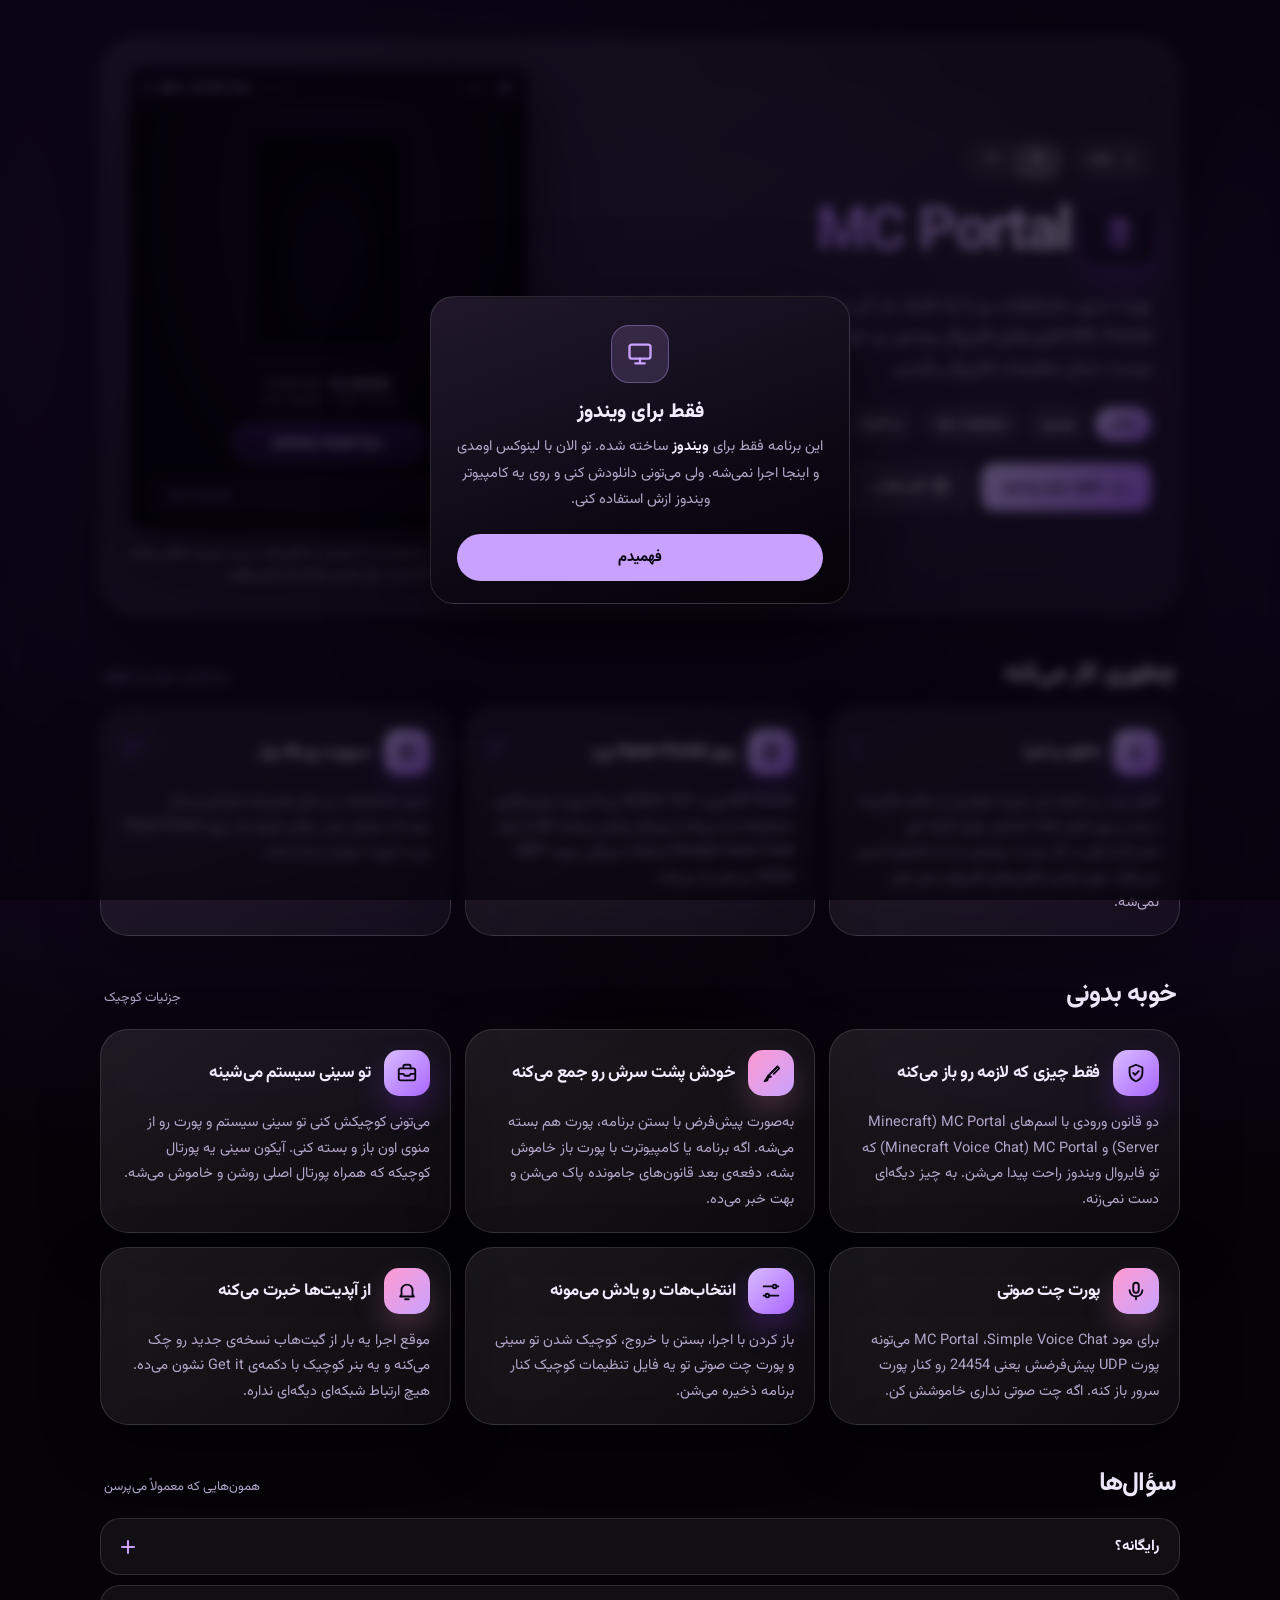
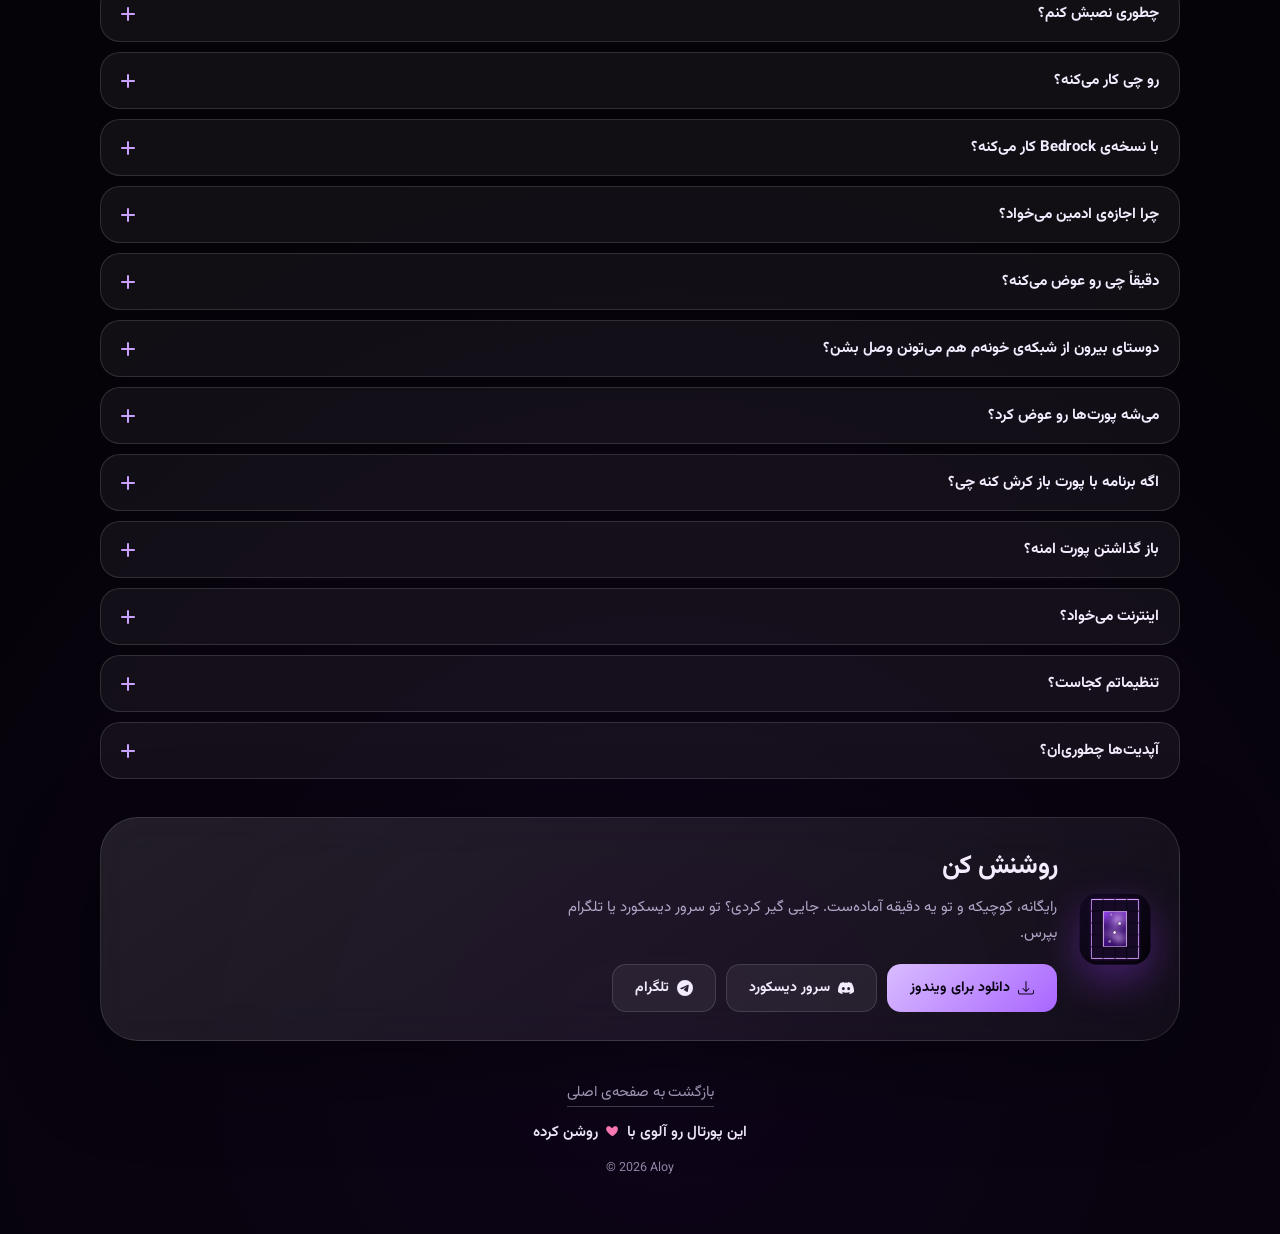
<file: mcportal.html>
<!doctype html>
<html lang="fa" dir="rtl">
<head>
  <meta charset="utf-8">
  <meta name="viewport" content="width=device-width, initial-scale=1">
  <meta name="theme-color" content="#050208">
  <title>MC Portal — باز کردن پورت سرور ماینکرفت با یه کلیک</title>
  <meta name="description" content="MC Portal: open your Minecraft server port in one click and close it when you are done. Adds and removes the Windows Firewall rules for you. Windows, Minecraft Java Edition.">
  <link rel="canonical" href="https://actually-aloy.github.io/site/mcportal">
  <meta property="og:type" content="website">
  <meta property="og:title" content="MC Portal — open your Minecraft server port in one click">
  <meta property="og:description" content="Open and close your Minecraft server port with one click. Free for Windows.">
  <meta property="og:url" content="https://actually-aloy.github.io/site/mcportal">
  <meta property="og:image" content="https://actually-aloy.github.io/site/mcportal-og.jpg">
  <meta name="twitter:card" content="summary_large_image">
  <meta name="twitter:title" content="MC Portal — open your Minecraft server port in one click">
  <meta name="twitter:description" content="Open and close your Minecraft server port with one click. Free for Windows.">
  <meta name="twitter:image" content="https://actually-aloy.github.io/site/mcportal-og.jpg">
  <link rel="icon" href="mcportal-logo.png" type="image/png">
  <link rel="preconnect" href="https://fonts.googleapis.com">
  <link rel="preconnect" href="https://fonts.gstatic.com" crossorigin>
  <link href="https://fonts.googleapis.com/css2?family=Inter:wght@400;500;600;700;800;900&display=swap" rel="stylesheet">
  <link href="https://fonts.googleapis.com/css2?family=Vazirmatn:wght@400;500;600;700;800;900&display=swap" rel="stylesheet">
  <style>
    :root {
      --bg: #050208;
      --text: #f3ecff;
      --muted: #b3a6c9;
      --line: rgba(255, 255, 255, 0.13);
      --cyan: #c9a2ff;
      --magenta: #9b3bff;
      --pink: #ff7ab6;
      --ink: #0a0414;
      --radius: 28px;
    }

    * {
      box-sizing: border-box;
    }

    body {
      margin: 0;
      min-height: 100vh;
      font-family: Inter, ui-sans-serif, system-ui, -apple-system, BlinkMacSystemFont, "Segoe UI", sans-serif;
      color: var(--text);
      background:
        radial-gradient(circle at 14% 10%, rgba(155, 59, 255, 0.2), transparent 32%),
        radial-gradient(circle at 90% 14%, rgba(155, 59, 255, 0.16), transparent 30%),
        radial-gradient(circle at 52% 94%, rgba(90, 30, 170, 0.1), transparent 34%),
        var(--bg);
      animation: page-fade-in 0.4s ease-out;
      user-select: none;
      -webkit-user-select: none;
      -moz-user-select: none;
    }

    @keyframes page-fade-in {
      from { opacity: 0; }
      to { opacity: 1; }
    }

    html[lang="fa"] body {
      font-family: Vazirmatn, Inter, ui-sans-serif, system-ui, -apple-system, BlinkMacSystemFont, "Segoe UI", sans-serif;
    }

    @media (prefers-reduced-motion: no-preference) {
      html { scroll-behavior: smooth; }
    }

    a {
      color: inherit;
      text-decoration: none;
    }

    h1, h2, h3, p {
      margin: 0;
    }

    [hidden] {
      display: none !important;
    }

    .page {
      width: min(1080px, calc(100% - 36px));
      margin: 0 auto;
      padding: 38px 0 56px;
    }

    .glass {
      border: 1px solid var(--line);
      border-radius: calc(var(--radius) + 10px);
      background: linear-gradient(145deg, rgba(255, 255, 255, 0.105), rgba(255, 255, 255, 0.045));
      box-shadow: 0 28px 90px rgba(0, 0, 0, 0.4);
      backdrop-filter: blur(22px);
    }

    .hero {
      display: grid;
      grid-template-columns: minmax(0, 1fr) minmax(320px, 400px);
      gap: 30px;
      padding: 28px;
      align-items: center;
    }

    .intro {
      display: flex;
      flex-direction: column;
      gap: 22px;
      min-width: 0;
    }

    .topline {
      display: flex;
      align-items: center;
      gap: 12px;
    }

    .pill-btn {
      display: inline-flex;
      align-items: center;
      gap: 8px;
      padding: 7px 14px;
      border: 1px solid var(--line);
      border-radius: 999px;
      background: rgba(255, 255, 255, 0.06);
      color: var(--text);
      font-family: inherit;
      font-size: 13px;
      font-weight: 600;
      cursor: pointer;
      transition: background 180ms ease, border-color 180ms ease;
    }

    .pill-btn:hover {
      background: rgba(255, 255, 255, 0.12);
      border-color: rgba(155, 59, 255, 0.45);
    }

    .pill-btn svg {
      width: 14px;
      height: 14px;
    }

    html[dir="rtl"] .pill-btn svg {
      transform: scaleX(-1);
    }

    .lang-toggle {
      margin-inline-start: auto;
    }

    .brand {
      display: flex;
      align-items: center;
      gap: 16px;
    }

    .brand img {
      width: 64px;
      height: 64px;
      flex: 0 0 auto;
      border-radius: 18px;
      box-shadow: 0 16px 40px rgba(155, 59, 255, 0.35);
      -webkit-user-drag: none;
    }

    h1 {
      font-size: clamp(38px, 6.4vw, 60px);
      line-height: 1.15;
      letter-spacing: -0.03em;
    }

    .gradient-text {
      background: linear-gradient(90deg, #b57bff, #ecd9ff, #ff9ad0, #b57bff);
      background-size: 300% 100%;
      -webkit-background-clip: text;
      background-clip: text;
      color: transparent;
      animation: enchant 6s linear infinite;
    }

    @keyframes enchant {
      to { background-position: -300% 0; }
    }

    .pitch {
      max-width: 560px;
      color: var(--muted);
      font-size: 18px;
      line-height: 1.75;
    }

    .tags {
      display: flex;
      flex-wrap: wrap;
      gap: 8px;
    }

    .tag {
      padding: 6px 13px;
      border: 1px solid var(--line);
      border-radius: 999px;
      background: rgba(255, 255, 255, 0.06);
      color: var(--text);
      font-size: 12.5px;
      font-weight: 600;
    }

    .tag.hot {
      border-color: transparent;
      background: linear-gradient(135deg, #d9bcff, #a966ff);
      color: var(--ink); background-origin: border-box;}

    .cta-row {
      display: flex;
      flex-wrap: wrap;
      gap: 10px;
    }

    .btn {
      display: inline-flex;
      align-items: center;
      justify-content: center;
      gap: 8px;
      padding: 12px 22px;
      border: 1px solid var(--line);
      border-radius: 14px;
      background: rgba(255, 255, 255, 0.06);
      color: var(--text);
      font-family: inherit;
      font-size: 14px;
      font-weight: 700;
      cursor: pointer;
      transition: filter 180ms ease, transform 180ms ease, background 180ms ease, border-color 180ms ease;
    }

    .btn:hover {
      transform: translateY(-2px);
      background: rgba(255, 255, 255, 0.12);
      border-color: rgba(155, 59, 255, 0.45);
    }

    .btn.primary {
      border-color: transparent;
      background: linear-gradient(135deg, #d9bcff, #a966ff);
      color: var(--ink); background-origin: border-box;}

    .btn.primary:hover {
      filter: brightness(1.06);
    }

    .btn svg {
      width: 16px;
      height: 16px;
      flex: 0 0 auto;
    }

    .btn:focus-visible,
    .pill-btn:focus-visible,
    .faq-q:focus-visible {
      outline: 2px solid var(--cyan);
      outline-offset: 3px;
    }

    .dl-meta {
      color: var(--muted);
      font-size: 13px;
    }

    .stage {
      position: relative;
      display: flex;
      flex-direction: column;
      align-items: center;
      gap: 12px;
      min-width: 0;
    }

    .stage::before {
      content: "";
      position: absolute;
      inset: 6% -6% 10%;
      z-index: 0;
      border-radius: 50%;
      background: radial-gradient(closest-side, rgba(155, 59, 255, 0.5), rgba(155, 59, 255, 0));
      filter: blur(24px);
      pointer-events: none;
    }

    @property --fill {
      syntax: '<percentage>';
      inherits: true;
      initial-value: 0%;
    }

    .mock {
      direction: ltr;
      --p-bg: #050208;
      --p-obsidian: #0a0414;
      --p-line: #1c0d34;
      --p-accent: #9b3bff;
      --p-accent-soft: #6a1fc9;
      --p-core: #ecd9ff;
      --p-text: #d8cfe6;
      --p-dim: #8a7aa3;
      --p-card: rgba(20, 10, 34, 0.55);
      --p-card-border: rgba(155, 59, 255, 0.2);
      position: relative;
      z-index: 1;
      width: 100%;
      max-width: 400px;
      overflow: hidden;
      display: flex;
      flex-direction: column;
      align-items: center;
      border: 1px solid rgba(155, 59, 255, 0.22);
      border-radius: 14px;
      background: radial-gradient(ellipse at 50% 30%, #150a24, var(--p-bg) 70%);
      color: var(--p-text);
      font-family: "Segoe UI", Inter, ui-sans-serif, system-ui, sans-serif;
      box-shadow: 0 30px 80px rgba(0, 0, 0, 0.65), 0 0 0 1px rgba(155, 59, 255, 0.12);
    }


    .p-bar {
      width: 100%;
      height: 38px;
      flex-shrink: 0;
      display: flex;
      align-items: center;
      gap: 9px;
      padding: 0 8px 0 14px;
      background: #0a0414;
      direction: ltr;
    }

    .p-dot {
      width: 8px;
      height: 8px;
      border-radius: 50%;
      background: #4a3a5c;
      transition: all 0.6s ease;
    }

    .p-dot.on {
      background: var(--p-accent);
      box-shadow: 0 0 10px 2px rgba(155, 59, 255, 0.8);
    }

    .p-name {
      font-size: 12px;
      font-weight: 600;
      letter-spacing: 2.5px;
      text-transform: uppercase;
      color: #b9a8d6;
    }

    .p-ver {
      font-size: 9px;
      letter-spacing: 1px;
      color: #6a5d80;
    }

    .p-ctl {
      display: flex;
      margin-left: auto;
      gap: 2px;
      color: #a894c4;
    }

    .p-ctl span {
      width: 30px;
      height: 26px;
      display: grid;
      place-items: center;
    }

    .p-ctl svg {
      width: 11px;
      height: 11px;
    }

    .p-wrap {
      width: 100%;
      height: 262px;
      display: flex;
      align-items: center;
      justify-content: center;
      padding: 14px 30px 4px;
    }

    .p-frame {
      position: relative;
      isolation: isolate;
      width: 54%;
      max-width: 210px;
      height: 100%;
      border-radius: 12px;
      background:
        linear-gradient(var(--p-obsidian), var(--p-obsidian)) padding-box,
        repeating-linear-gradient(0deg, var(--p-line) 0 16px, var(--p-obsidian) 16px 18px),
        repeating-linear-gradient(90deg, var(--p-line) 0 26px, var(--p-obsidian) 26px 28px);
      box-shadow: inset 0 0 0 1px rgba(155, 59, 255, 0.08), 0 0 0 rgba(155, 59, 255, 0);
      transition: box-shadow 1s ease;
    }

    .p-frame.on {
      box-shadow: inset 0 0 0 1px rgba(200, 150, 255, 0.25), 0 0 55px 6px rgba(139, 50, 255, 0.35);
    }

    .p-frame::after {
      content: "";
      position: absolute;
      inset: -14px;
      z-index: -1;
      border-radius: 26px;
      background: rgba(139, 50, 255, 0.55);
      filter: blur(34px);
      opacity: 0;
      transition: opacity 1.1s ease;
      pointer-events: none;
    }

    .p-frame.on::after {
      opacity: 0.7;
      animation: p-breathe 3.6s ease-in-out 1.1s infinite;
    }

    @keyframes p-breathe {
      0%, 100% { opacity: 0.7; }
      50% { opacity: 0.32; }
    }

    .p-surface {
      --fill: 0%;
      position: absolute;
      inset: 20px;
      border-radius: 6px;
      overflow: hidden;
      background: radial-gradient(ellipse at 50% 60%, #0a0414, #030103 75%);
      box-shadow: inset 0 0 18px rgba(0, 0, 0, 0.9);
      transition: --fill 1.15s cubic-bezier(0.45, 0.05, 0.25, 1), box-shadow 1s ease;
    }

    .p-frame.on .p-surface {
      --fill: 120%;
      box-shadow: inset 0 0 26px rgba(210, 150, 255, 0.55), inset 0 0 3px rgba(240, 210, 255, 0.9);
    }

    .p-lit {
      position: absolute;
      inset: 0;
      overflow: hidden;
      background: linear-gradient(160deg, #6a1fc9, #2a0656 80%);
      -webkit-mask-image: linear-gradient(to top, #000 calc(var(--fill) - 16%), transparent var(--fill));
      mask-image: linear-gradient(to top, #000 calc(var(--fill) - 16%), transparent var(--fill));
    }

    .p-swirl {
      position: absolute;
      left: -50%;
      top: -50%;
      width: 200%;
      height: 200%;
      filter: blur(12px);
      will-change: transform;
      animation-play-state: paused;
    }

    .p-swirl.a {
      background: conic-gradient(from 0deg, rgba(235, 190, 255, 0.75), transparent 22%, rgba(170, 90, 255, 0.6) 45%, transparent 68%, rgba(235, 190, 255, 0.75));
      animation: p-spin 15s linear infinite;
    }

    .p-swirl.b {
      background: conic-gradient(from 90deg, rgba(30, 4, 70, 0.7), transparent 30%, rgba(200, 140, 255, 0.45) 55%, transparent 80%, rgba(30, 4, 70, 0.7));
      animation: p-spin 23s linear infinite reverse;
      animation-play-state: paused;
    }

    .p-shimmer {
      position: absolute;
      inset: 0;
      background: repeating-linear-gradient(115deg, transparent 0 14px, rgba(255, 225, 255, 0.1) 14px 18px, transparent 18px 34px);
      background-size: 200% 100%;
      animation: p-shimmer 6s linear infinite;
      animation-play-state: paused;
    }

    .p-frame.on .p-swirl,
    .p-frame.on .p-shimmer {
      animation-play-state: running;
    }

    @keyframes p-spin {
      to { transform: rotate(360deg); }
    }

    @keyframes p-shimmer {
      to { background-position: -100% 0; }
    }

    .p-edge {
      position: absolute;
      left: 0;
      right: 0;
      height: 16%;
      bottom: calc(var(--fill) - 16%);
      pointer-events: none;
      background: linear-gradient(to top, rgba(255, 235, 255, 0), rgba(255, 235, 255, 0.85) 55%, rgba(255, 235, 255, 0));
      filter: blur(2px);
    }

    .p-flash {
      position: absolute;
      inset: 0;
      opacity: 0;
      pointer-events: none;
      background: radial-gradient(ellipse at 50% 55%, rgba(255, 240, 255, 0.95), rgba(190, 110, 255, 0.4) 60%, transparent 85%);
    }

    .p-frame.on .p-flash {
      animation: p-flash 1.5s ease-out;
    }

    @keyframes p-flash {
      0%, 55% { opacity: 0; }
      70% { opacity: 0.6; }
      100% { opacity: 0; }
    }

    .p-particle {
      position: absolute;
      bottom: -8px;
      width: var(--size, 3px);
      height: var(--size, 3px);
      border-radius: 50%;
      background: #e6c4ff;
      box-shadow: 0 0 6px 2px rgba(200, 140, 255, 0.9);
      animation: p-rise linear forwards;
    }

    @keyframes p-rise {
      0% { transform: translate(0, 0); opacity: 0; }
      12% { opacity: 1; }
      100% { transform: translate(var(--dx), var(--rise)); opacity: 0; }
    }

    .p-status {
      display: flex;
      flex-direction: column;
      align-items: center;
      gap: 3px;
      margin-top: 8px;
    }

    .p-state {
      font-size: 12px;
      letter-spacing: 2px;
      text-transform: uppercase;
      color: var(--p-dim);
    }


    .p-state b {
      color: var(--p-core);
      font-weight: 600;
    }

    .p-ports {
      font-size: 10px;
      letter-spacing: 1px;
      color: #7a6c90;
      direction: ltr;
    }

    .p-main {
      width: 100%;
      display: flex;
      flex-direction: column;
      align-items: center;
      gap: 14px;
      padding: 16px 22px 18px;
    }

    .p-btn {
      padding: 12px 40px;
      border: 1px solid var(--p-card-border);
      border-radius: 30px;
      background: linear-gradient(180deg, #2a1147, #190a2c);
      color: var(--p-core);
      font-family: inherit;
      font-size: 13px;
      font-weight: 700;
      letter-spacing: 2px;
      text-transform: uppercase;
      cursor: pointer;
      transition: all 0.25s ease;
    }


    .p-btn:hover {
      border-color: rgba(200, 150, 255, 0.5);
      transform: translateY(-1px);
    }

    .p-btn.on {
      background: linear-gradient(180deg, var(--p-accent), var(--p-accent-soft));
      box-shadow: 0 0 22px rgba(155, 59, 255, 0.55);
      color: #fff;
    }

    .p-btn:focus-visible,
    .p-set-head:focus-visible,
    .p-switch input:focus-visible + .p-slider {
      outline: 2px solid #c9a2ff;
      outline-offset: 2px;
    }

    .p-set {
      width: 100%;
      overflow: hidden;
      border: 1px solid var(--p-card-border);
      border-radius: 12px;
      background: var(--p-card);
    }

    .p-set-head {
      width: 100%;
      display: flex;
      align-items: center;
      justify-content: space-between;
      padding: 10px 16px;
      border: 0;
      background: none;
      color: var(--p-dim);
      font-family: inherit;
      cursor: pointer;
    }

    .p-set-head span {
      font-size: 10px;
      letter-spacing: 2px;
      text-transform: uppercase;
    }


    .p-chev {
      width: 12px;
      height: 8px;
      transition: transform 0.25s ease;
    }

    .p-set.open .p-chev {
      transform: rotate(180deg);
    }

    .p-set-body {
      max-height: 0;
      opacity: 0;
      overflow: hidden;
      padding: 0 16px;
      transition: max-height 0.3s ease, opacity 0.25s ease;
    }

    .p-set.open .p-set-body {
      max-height: 260px;
      opacity: 1;
      padding: 0 16px 10px;
    }

    .p-row {
      display: flex;
      align-items: center;
      justify-content: space-between;
      gap: 12px;
      padding: 7px 0;
    }

    .p-row > span {
      font-size: 12.5px;
      color: var(--p-text);
    }

    .p-switch {
      position: relative;
      width: 36px;
      height: 20px;
      flex-shrink: 0;
      direction: ltr;
    }

    .p-switch input {
      position: absolute;
      inset: 0;
      width: 100%;
      height: 100%;
      margin: 0;
      opacity: 0;
      cursor: pointer;
      z-index: 1;
    }

    .p-slider {
      position: absolute;
      inset: 0;
      border-radius: 20px;
      background: #2b1f3d;
      transition: background 0.25s ease;
    }

    .p-slider::before {
      content: "";
      position: absolute;
      left: 3px;
      top: 3px;
      width: 14px;
      height: 14px;
      border-radius: 50%;
      background: #cfc2e0;
      transition: transform 0.25s ease, background 0.25s ease;
    }

    .p-switch input:checked + .p-slider {
      background: var(--p-accent-soft);
    }

    .p-switch input:checked + .p-slider::before {
      transform: translateX(16px);
      background: #fff;
    }

    .mock-note {
      position: relative;
      z-index: 1;
      max-width: 400px;
      color: var(--muted);
      font-size: 12.5px;
      line-height: 1.7;
      text-align: center;
    }


    section.block {
      margin-top: 38px;
      scroll-margin-top: 18px;
    }

    .head {
      display: flex;
      align-items: baseline;
      justify-content: space-between;
      gap: 12px;
      margin: 0 4px 14px;
    }

    .head h2 {
      font-size: 26px;
      letter-spacing: -0.03em;
    }

    .head span {
      color: var(--muted);
      font-size: 13px;
    }

    .grid {
      display: grid;
      grid-template-columns: repeat(auto-fit, minmax(260px, 1fr));
      gap: 14px;
    }

    .grid.three {
      grid-template-columns: repeat(auto-fit, minmax(240px, 1fr));
    }

    .grid.cols3 {
      grid-template-columns: repeat(3, minmax(0, 1fr));
    }

    @media (max-width: 900px) {
      .grid.cols3 {
        grid-template-columns: repeat(2, minmax(0, 1fr));
      }
    }

    @media (max-width: 560px) {
      .grid.cols3 {
        grid-template-columns: minmax(0, 1fr);
      }
    }

    .card {
      display: flex;
      flex-direction: column;
      gap: 14px;
      padding: 20px;
      border: 1px solid var(--line);
      border-radius: var(--radius);
      background: linear-gradient(145deg, rgba(255, 255, 255, 0.09), rgba(255, 255, 255, 0.04));
      box-shadow: 0 20px 60px rgba(0, 0, 0, 0.3);
      backdrop-filter: blur(18px);
      transition: transform 180ms ease, border-color 180ms ease;
    }

    .card:hover {
      transform: translateY(-3px);
      border-color: rgba(155, 59, 255, 0.42);
    }

    .card-top {
      display: flex;
      align-items: center;
      gap: 13px;
    }

    .icon {
      position: relative;
      width: 46px;
      height: 46px;
      flex: 0 0 auto;
      display: grid;
      place-items: center;
      border-radius: 15px;
      color: var(--ink);
      background: linear-gradient(135deg, #d9bcff, #a966ff);
      box-shadow: 0 14px 30px rgba(155, 59, 255, 0.25);
    }

    .icon.alt {
      background: linear-gradient(135deg, #ff9ad0, #c9a2ff);
      box-shadow: 0 14px 30px rgba(255, 154, 208, 0.22);
    }

    .icon svg {
      width: 22px;
      height: 22px;
    }

    .step-num {
      margin-inline-start: auto;
      color: rgba(155, 59, 255, 0.28);
      font-size: 38px;
      font-weight: 800;
      letter-spacing: -0.04em;
      line-height: 1;
    }

    .card-name {
      font-size: 17px;
      font-weight: 700;
      letter-spacing: -0.02em;
    }

    .card-desc {
      color: var(--muted);
      font-size: 14.5px;
      line-height: 1.75;
    }

    .faq {
      display: flex;
      flex-direction: column;
      gap: 10px;
    }

    .faq-item {
      border: 1px solid var(--line);
      border-radius: 20px;
      background: rgba(255, 255, 255, 0.05);
      transition: border-color 240ms ease, background 240ms ease;
    }

    .faq-item:hover {
      border-color: rgba(155, 59, 255, 0.28);
    }

    .faq-item.open {
      border-color: rgba(155, 59, 255, 0.4);
      background: rgba(255, 255, 255, 0.08);
    }

    .faq-q {
      width: 100%;
      display: flex;
      align-items: center;
      justify-content: space-between;
      gap: 14px;
      padding: 16px 20px;
      border: none;
      border-radius: 20px;
      background: none;
      color: var(--text);
      font-family: inherit;
      font-size: 15px;
      font-weight: 700;
      text-align: start;
      cursor: pointer;
    }

    .faq-q:focus-visible {
      outline-offset: -2px;
    }

    .faq-icon {
      position: relative;
      width: 14px;
      height: 14px;
      flex: 0 0 auto;
      transition: transform 340ms cubic-bezier(0.2, 0.8, 0.2, 1);
    }

    .faq-icon::before,
    .faq-icon::after {
      content: "";
      position: absolute;
      inset-inline: 0;
      top: 50%;
      height: 2px;
      margin-top: -1px;
      border-radius: 2px;
      background: var(--cyan);
      transition: transform 340ms cubic-bezier(0.2, 0.8, 0.2, 1);
    }

    .faq-icon::after {
      transform: rotate(90deg);
    }

    .faq-item.open .faq-icon {
      transform: rotate(180deg);
    }

    .faq-item.open .faq-icon::after {
      transform: rotate(0deg);
    }

    .faq-panel {
      display: grid;
      grid-template-rows: 0fr;
      opacity: 0;
      visibility: hidden;
      transition: grid-template-rows 360ms cubic-bezier(0.2, 0.8, 0.2, 1), opacity 240ms ease, visibility 0s linear 360ms;
    }

    .faq-item.open .faq-panel {
      grid-template-rows: 1fr;
      opacity: 1;
      visibility: visible;
      transition: grid-template-rows 360ms cubic-bezier(0.2, 0.8, 0.2, 1), opacity 300ms ease 60ms, visibility 0s;
    }

    .faq-inner {
      min-height: 0;
      overflow: hidden;
    }

    .faq .answer {
      padding: 0 20px 18px;
      color: var(--muted);
      font-size: 14.5px;
      line-height: 1.8;
    }

    .closing {
      display: flex;
      align-items: center;
      gap: 22px;
      padding: 28px;
    }

    .closing img {
      width: 72px;
      height: 72px;
      flex: 0 0 auto;
      border-radius: 20px;
      box-shadow: 0 16px 40px rgba(155, 59, 255, 0.35);
      -webkit-user-drag: none;
    }

    .closing-text {
      display: flex;
      flex-direction: column;
      gap: 8px;
      min-width: 0;
    }

    .closing h2 {
      font-size: 26px;
      letter-spacing: -0.03em;
    }

    .closing p {
      max-width: 520px;
      color: var(--muted);
      font-size: 15px;
      line-height: 1.75;
    }

    .closing .cta-row {
      margin-top: 8px;
    }

    .footer {
      display: flex;
      flex-direction: column;
      align-items: center;
      gap: 14px;
      margin-top: 40px;
      text-align: center;
    }

    .made {
      color: var(--text);
      font-size: 15px;
      font-weight: 600;
    }

    .heart {
      display: inline-block;
      width: 15px;
      height: 15px;
      margin: 0 3px;
      vertical-align: -2px;
      color: var(--pink);
      animation: beat 1.8s ease-in-out infinite;
    }

    @keyframes beat {
      0%, 60%, 100% { transform: scale(1); }
      20% { transform: scale(1.22); }
      40% { transform: scale(1.06); }
    }

    .legal {
      color: var(--muted);
      font-size: 12.5px;
      opacity: 0.8;
    }

    .home-link {
      padding-bottom: 2px;
      border-bottom: 1px solid rgba(255, 255, 255, 0.24);
      color: var(--muted);
      font-size: 15px;
      letter-spacing: -0.01em;
      transition: color 180ms ease, border-color 180ms ease;
    }

    .home-link:hover {
      color: var(--text);
      border-color: rgba(155, 59, 255, 0.55);
    }

    @media (prefers-reduced-motion: reduce) {
      body { animation: none; }
      .gradient-text { animation: none; }
      .heart { animation: none; }
      .p-swirl, .p-shimmer, .p-frame.on::after, .p-frame.on .p-flash { animation: none !important; }
      .p-surface, .p-frame, .p-dot, .p-btn, .p-chev, .p-set-body, .p-slider, .p-slider::before { transition: none; }
      .faq-item, .faq-icon, .faq-icon::before, .faq-icon::after, .faq-panel, .card, .btn {
        transition: none !important;
      }
    }

    @media (max-width: 900px) {
      .hero {
        grid-template-columns: 1fr;
      }
    }

    @media (max-width: 560px) {
      .page {
        width: min(100% - 22px, 1080px);
        padding-top: 18px;
      }

      .hero,
      .closing {
        padding: 16px;
        border-radius: 28px;
      }

      .intro {
        gap: 18px;
      }

      .head {
        flex-direction: column;
        align-items: flex-start;
        gap: 2px;
      }

      .btn {
        width: 100%;
      }

      .closing {
        flex-direction: column;
        align-items: flex-start;
      }

      .p-wrap {
        height: 230px;
      }

      .p-main {
        padding: 14px 16px 16px;
      }
    }
  </style>
  <link rel="stylesheet" href="langfx.css">
  <script src="langfx.js" defer></script>
  <link rel="stylesheet" href="platform.css">
  <script src="platform.js" data-only="windows" defer></script>
</head>
<body>
  <main class="page">

    <section class="hero glass">
      <div class="intro">
        <div class="topline">
          <a class="pill-btn" href="index.html" id="back-link">
            <svg viewBox="0 0 16 16" fill="none" stroke="currentColor" stroke-width="1.8" stroke-linecap="round" stroke-linejoin="round" aria-hidden="true"><path d="M10 3 5 8l5 5"/></svg>
            <span id="back-text"></span>
          </a>
          <button type="button" class="pill-btn lang-toggle" id="lang-toggle" aria-label="Switch language"><span class="lt-pill"></span><span class="lt-o" data-l="en">EN</span><span class="lt-o" data-l="fa">فا</span></button>
        </div>
        <div class="brand">
          <img src="mcportal-logo.png" alt="" width="64" height="64" draggable="false">
          <h1><span class="gradient-text" id="hero-title"></span></h1>
        </div>
        <p class="pitch" id="hero-pitch"></p>
        <div class="tags" id="hero-tags"></div>
        <div class="cta-row">
          <a class="btn primary" data-dl href="https://github.com/actually-aloy/mc-portal/releases/latest">
            <svg viewBox="0 0 16 16" fill="currentColor" aria-hidden="true"><path d="M.5 9.9a.5.5 0 0 1 .5.5v2.1a1 1 0 0 0 1 1h12a1 1 0 0 0 1-1v-2.1a.5.5 0 0 1 1 0v2.1a2 2 0 0 1-2 2H2a2 2 0 0 1-2-2v-2.1a.5.5 0 0 1 .5-.5"/><path d="M7.5 10.29V1.5a.5.5 0 0 1 1 0v8.79l2.15-2.15a.5.5 0 0 1 .7.71l-3 3a.5.5 0 0 1-.7 0l-3-3a.5.5 0 1 1 .7-.71z"/></svg>
            <span data-dl-label></span>
          </a>
          <a class="btn" href="https://github.com/actually-aloy/mc-portal" target="_blank" rel="noopener noreferrer">
            <svg viewBox="0 0 16 16" fill="currentColor" aria-hidden="true"><path d="M8 0C3.58 0 0 3.58 0 8c0 3.54 2.29 6.53 5.47 7.59.4.07.55-.17.55-.38 0-.19-.01-.82-.01-1.49-2.01.37-2.53-.49-2.69-.94-.09-.23-.48-.94-.82-1.13-.28-.15-.68-.52-.01-.53.63-.01 1.08.58 1.23.82.72 1.21 1.87.87 2.33.66.07-.52.28-.87.51-1.07-1.78-.2-3.64-.89-3.64-3.95 0-.87.31-1.59.82-2.15-.08-.2-.36-1.02.08-2.12 0 0 .67-.21 2.2.82.64-.18 1.32-.27 2-.27.68 0 1.36.09 2 .27 1.53-1.04 2.2-.82 2.2-.82.44 1.1.16 1.92.08 2.12.51.56.82 1.27.82 2.15 0 3.07-1.87 3.75-3.65 3.95.29.25.54.73.54 1.48 0 1.07-.01 1.93-.01 2.2 0 .21.15.46.55.38A8.01 8.01 0 0 0 16 8c0-4.42-3.58-8-8-8"/></svg>
            <span id="cta-github"></span>
          </a>
        </div>
        <p class="dl-meta" id="dl-meta" hidden></p>
      </div>

      <div class="stage">
        <div class="mock" id="mock">
          <div class="p-bar" aria-hidden="true">
            <div class="p-dot" id="p-dot"></div>
            <div class="p-name">MC Portal</div>
            <div class="p-ver">v1.2</div>
            <div class="p-ctl">
              <span><svg viewBox="0 0 10 10"><rect x="0" y="4.5" width="10" height="1.2" fill="currentColor"/></svg></span>
              <span><svg viewBox="0 0 10 10"><line x1="0" y1="0" x2="10" y2="10" stroke="currentColor" stroke-width="1.2"/><line x1="10" y1="0" x2="0" y2="10" stroke="currentColor" stroke-width="1.2"/></svg></span>
            </div>
          </div>
          <div class="p-wrap">
            <div class="p-frame" id="p-frame" aria-hidden="true">
              <div class="p-surface" id="p-surface">
                <div class="p-lit">
                  <div class="p-swirl a"></div>
                  <div class="p-swirl b"></div>
                  <div class="p-shimmer"></div>
                </div>
                <div class="p-edge"></div>
                <div class="p-flash"></div>
              </div>
            </div>
          </div>
          <div class="p-status">
            <div class="p-state" role="status" aria-live="polite"><span id="p-state-label"></span> <b id="p-state-word"></b></div>
            <div class="p-ports" id="p-ports"></div>
          </div>
          <div class="p-main">
            <button type="button" class="p-btn" id="p-btn"></button>
            <div class="p-set" id="p-set">
              <button type="button" class="p-set-head" id="p-set-head" aria-expanded="false" aria-controls="p-set-body">
                <span id="p-set-title"></span>
                <svg class="p-chev" viewBox="0 0 12 8" aria-hidden="true"><path d="M1 1L6 6L11 1" stroke="currentColor" stroke-width="1.4" fill="none" stroke-linecap="round" stroke-linejoin="round"/></svg>
              </button>
              <div class="p-set-body" id="p-set-body">
                <div class="p-row"><span id="p-l-launch"></span><label class="p-switch"><input type="checkbox" id="p-s-launch" aria-labelledby="p-l-launch"><span class="p-slider"></span></label></div>
                <div class="p-row"><span id="p-l-exit"></span><label class="p-switch"><input type="checkbox" id="p-s-exit" aria-labelledby="p-l-exit" checked><span class="p-slider"></span></label></div>
                <div class="p-row"><span id="p-l-tray"></span><label class="p-switch"><input type="checkbox" id="p-s-tray" aria-labelledby="p-l-tray" checked><span class="p-slider"></span></label></div>
                <div class="p-row"><span id="p-l-voice"></span><label class="p-switch"><input type="checkbox" id="p-s-voice" aria-labelledby="p-l-voice" checked><span class="p-slider"></span></label></div>
              </div>
            </div>
          </div>
        </div>
        <p class="mock-note" id="mock-note"></p>
      </div>
    </section>

    <section class="block" id="how">
      <div class="head">
        <h2 id="how-title"></h2>
        <span id="how-sub"></span>
      </div>
      <div class="grid three" id="how-grid"></div>
    </section>

    <section class="block" id="features">
      <div class="head">
        <h2 id="feat-title"></h2>
        <span id="feat-sub"></span>
      </div>
      <div class="grid cols3" id="feat-grid"></div>
    </section>

    <section class="block" id="faq">
      <div class="head">
        <h2 id="faq-title"></h2>
        <span id="faq-sub"></span>
      </div>
      <div class="faq" id="faq-list"></div>
    </section>

    <section class="block">
      <div class="closing glass">
        <img src="mcportal-logo.png" alt="" width="72" height="72" draggable="false">
        <div class="closing-text">
          <h2 id="end-title"></h2>
          <p id="end-text"></p>
          <div class="cta-row">
            <a class="btn primary" data-dl href="https://github.com/actually-aloy/mc-portal/releases/latest">
              <svg viewBox="0 0 16 16" fill="currentColor" aria-hidden="true"><path d="M.5 9.9a.5.5 0 0 1 .5.5v2.1a1 1 0 0 0 1 1h12a1 1 0 0 0 1-1v-2.1a.5.5 0 0 1 1 0v2.1a2 2 0 0 1-2 2H2a2 2 0 0 1-2-2v-2.1a.5.5 0 0 1 .5-.5"/><path d="M7.5 10.29V1.5a.5.5 0 0 1 1 0v8.79l2.15-2.15a.5.5 0 0 1 .7.71l-3 3a.5.5 0 0 1-.7 0l-3-3a.5.5 0 1 1 .7-.71z"/></svg>
              <span data-dl-label></span>
            </a>
            <a class="btn" href="https://discord.gg/JqrBUYEM8n" target="_blank" rel="noopener noreferrer">
              <svg viewBox="0 0 16 16" fill="currentColor" aria-hidden="true"><path d="M13.545 2.907a13.2 13.2 0 0 0-3.257-1.011.05.05 0 0 0-.052.025c-.141.25-.297.577-.406.833a12.2 12.2 0 0 0-3.658 0 8 8 0 0 0-.412-.833.05.05 0 0 0-.052-.025c-1.125.194-2.22.534-3.257 1.011a.04.04 0 0 0-.021.018C.356 6.024-.213 9.047.066 12.032q.003.022.021.037a13.3 13.3 0 0 0 3.995 2.02.05.05 0 0 0 .056-.019q.463-.63.818-1.329a.05.05 0 0 0-.01-.059l-.018-.011a9 9 0 0 1-1.248-.595.05.05 0 0 1-.02-.066l.015-.019q.127-.095.248-.195a.05.05 0 0 1 .051-.007c2.619 1.196 5.454 1.196 8.041 0a.05.05 0 0 1 .053.007q.121.1.248.195a.05.05 0 0 1-.004.085 8 8 0 0 1-1.249.594.05.05 0 0 0-.03.03.05.05 0 0 0 .003.041c.24.465.515.909.817 1.329a.05.05 0 0 0 .056.019 13.2 13.2 0 0 0 4.001-2.02.05.05 0 0 0 .021-.037c.334-3.451-.559-6.449-2.366-9.106a.03.03 0 0 0-.02-.019m-8.198 7.307c-.789 0-1.438-.724-1.438-1.612s.637-1.613 1.438-1.613c.807 0 1.45.73 1.438 1.613 0 .888-.637 1.612-1.438 1.612m5.316 0c-.788 0-1.438-.724-1.438-1.612s.637-1.613 1.438-1.613c.807 0 1.451.73 1.438 1.613 0 .888-.631 1.612-1.438 1.612"/></svg>
              <span id="end-discord"></span>
            </a>
            <a class="btn" href="https://t.me/actually_aloy" target="_blank" rel="noopener noreferrer">
              <svg viewBox="0 0 16 16" fill="currentColor" aria-hidden="true"><path d="M16 8A8 8 0 1 1 0 8a8 8 0 0 1 16 0M8.287 5.906q-1.168.486-4.666 2.01-.567.225-.595.442c-.03.243.275.339.69.47l.175.055c.408.133.958.288 1.243.294q.39.01.868-.32 3.269-2.206 3.374-2.23c.05-.012.12-.026.166.016s.042.12.037.141c-.03.129-1.227 1.241-1.846 1.817-.193.18-.33.307-.358.336a8 8 0 0 1-.188.186c-.38.366-.664.64.015 1.088.327.216.589.393.85.571.284.194.568.387.936.629q.14.092.27.187c.331.236.63.448.997.414.214-.02.435-.22.547-.82.265-1.417.786-4.486.906-5.751a1.4 1.4 0 0 0-.013-.315.34.34 0 0 0-.114-.217.53.53 0 0 0-.31-.093c-.3.005-.763.166-2.984 1.09"/></svg>
              <span id="end-telegram"></span>
            </a>
          </div>
        </div>
      </div>
    </section>

    <div class="footer">
      <a class="home-link" href="index.html" id="footer-home"></a>
      <p class="made" id="made-by"></p>
      <p class="legal" dir="ltr">© 2026 Aloy</p>
    </div>
  </main>

  <script src="releases.js"></script>
  <script>
    (function () {
      var host = location.hostname;
      var local = host === 'localhost' || host === '127.0.0.1' || /^[\d.]+$/.test(host) || host.charAt(0) === '[';
      if (local || !/^https?:$/.test(location.protocol)) return;
      var clean = location.pathname.replace(/\/index\.html$/, '/').replace(/\.html$/, '');
      if (clean !== location.pathname) history.replaceState(null, '', clean + location.search + location.hash);
    })();

    const REPO = 'actually-aloy/mc-portal';

    const ICO = {
      download: '<path d="M12 4v11"/><path d="M7.5 10.5 12 15l4.5-4.5"/><path d="M5 19h14"/>',
      door: '<rect x="5" y="3" width="14" height="18" rx="2"/><rect x="9" y="7" width="6" height="10" rx="1"/>',
      server: '<rect x="4" y="4" width="16" height="6" rx="2"/><rect x="4" y="14" width="16" height="6" rx="2"/><circle cx="8" cy="7" r="1" fill="currentColor" stroke="none"/><circle cx="8" cy="17" r="1" fill="currentColor" stroke="none"/>',
      shield: '<path d="M12 3l7 3v6c0 4.5-3 7.5-7 9-4-1.5-7-4.5-7-9V6z"/><path d="M9 12l2 2 4-4"/>',
      broom: '<path d="M19 5 9 15"/><path d="M9 15 5 21l3-1 1-3 3-1z"/><path d="M13 11l6-6 2 2-6 6"/>',
      tray: '<rect x="3" y="7" width="18" height="13" rx="2"/><path d="M3 13h5l1.5 2h5L16 13h5"/><path d="M8 7V5a2 2 0 0 1 2-2h4a2 2 0 0 1 2 2v2"/>',
      mic: '<rect x="9" y="3" width="6" height="11" rx="3"/><path d="M5 11a7 7 0 0 0 14 0"/><path d="M12 18v3"/>',
      sliders: '<path d="M4 7h10M18 7h2M4 17h2M10 17h10"/><circle cx="16" cy="7" r="2"/><circle cx="8" cy="17" r="2"/>',
      bell: '<path d="M6 16V11a6 6 0 0 1 12 0v5l1.5 2h-15z"/><path d="M10 21h4"/>'
    };

    const svg = (name, sw) => '<svg viewBox="0 0 24 24" fill="none" stroke="currentColor" stroke-width="' + (sw || 2) + '" stroke-linecap="round" stroke-linejoin="round" aria-hidden="true">' + ICO[name] + '</svg>';

    const HEART = '<svg class="heart" viewBox="0 0 24 24" fill="currentColor" aria-hidden="true"><path d="M12 21s-7.5-4.6-9.6-9.2C.9 8.4 2.7 5 6 5c2 0 3.4 1 4.4 2.5.5.7 1.2.7 1.7 0C13.1 6 14.5 5 16.5 5c3.3 0 5.1 3.4 3.6 6.8C19.5 16.4 12 21 12 21z"/></svg>';

    const I18N = {
      en: {
        dir: 'ltr',
        docTitle: 'MC Portal — open your Minecraft server port in one click',
        back: 'home',
        heroTitle: 'MC Portal',
        pitch: 'Open your Minecraft server port with one click, and close it again when you are done. MC Portal adds and removes the Windows Firewall rules for you, so you never have to dig through firewall settings.',
        tags: ['Free', 'Windows', 'Minecraft Java', 'One click'],
        download: 'Download for Windows',
        github: 'GitHub',
        sizeUnit: 'MB',
        mockNote: 'A small demo of the app, not the real thing. It does not touch your firewall.',
        setTitle: 'Settings',
        setLabels: ['Open port on launch', 'Close port on exit', 'Minimize to tray', 'Open voice chat port (24454)'],
        howTitle: 'How it works',
        howSub: 'three steps, about a minute',
        how: [
          ['download', 'Download and run', 'Download the zip and extract it anywhere, then double-click the .exe inside. There is no installer. Windows asks for administrator permission once, because changing firewall rules needs it.'],
          ['door', 'Click Open Portal', 'MC Portal opens TCP 25565, the default Minecraft port, and the portal lights up. If you use the Simple Voice Chat mod, it opens UDP 24454 too.'],
          ['server', 'Start your server', 'Run your Minecraft server as usual and let your friends join. When you are done, click Close Portal and the port shuts again.']
        ],
        featTitle: 'Good to know',
        featSub: 'the small details',
        feat: [
          ['shield', 'Opens only what it needs', 'Two inbound rules, named MC Portal (Minecraft Server) and MC Portal (Minecraft Voice Chat), so they are easy to spot in Windows Firewall. Nothing else is touched.'],
          ['broom', 'Cleans up after itself', 'By default the port closes when you quit. If the app or your PC dies with the port open, the next launch clears the leftover rules and tells you it did.'],
          ['tray', 'Lives in the tray', 'Minimize it to the system tray and open or close the port from the tray menu. The tray icon is a tiny portal that lights up and fades with the real one.'],
          ['mic', 'Voice chat port', 'For the Simple Voice Chat mod, MC Portal can open its default UDP port 24454 alongside the server port. Switch it off if you do not use voice chat.'],
          ['sliders', 'Remembers your choices', 'Open on launch, close on exit, minimize to tray and the voice chat port are saved in a small settings file next to the app.'],
          ['bell', 'Tells you about updates', 'On launch it checks GitHub once for a newer version and shows a small banner with a Get it button. Nothing else goes over the network.']
        ],
        faqTitle: 'Questions',
        faqSub: 'the usual ones',
        faq: [
          ['Is it free?', 'Yes, it is free to download and use. It is closed source and not licensed for redistribution, so please share a link to this page or the GitHub releases instead of re-uploading it.'],
          ['How do I install it?', 'There is nothing to install. Extract the zip anywhere and double-click the .exe inside. Keep the files together, because the settings are saved next to the app.'],
          ['What does it run on?', 'Windows 10 and 11. It uses the built-in netsh command to manage Windows Firewall.'],
          ['Does it work with Bedrock Edition?', 'No, it is made for Minecraft Java Edition. Bedrock servers use UDP 19132, which MC Portal does not open.'],
          ['Why does it ask for administrator permission?', 'Adding and removing firewall rules needs administrator rights, so MC Portal restarts itself as administrator when it starts. Windows shows its usual prompt, and you click Yes.'],
          ['What exactly does it change?', 'It adds two inbound allow rules with netsh: MC Portal (Minecraft Server) for TCP 25565, and MC Portal (Minecraft Voice Chat) for UDP 24454, only when the voice chat switch is on. Closing the portal removes them again.'],
          ['Will friends outside my home network be able to join?', 'Not by itself. MC Portal only opens the firewall on this PC. For players over the internet you also need to forward the port on your router, or use a tunnel or VPN. Friends on the same network can join as soon as the portal is open.'],
          ['Can I change the ports?', 'No. They are fixed at 25565 for the server and 24454 for voice chat. If your server listens on a different port, MC Portal will not help with it.'],
          ['What if the app crashes with the port open?', 'On the next launch MC Portal notices the leftover session, clears the rules and shows a notice. If you turned off Close port on exit on purpose, it leaves the port open and picks the session back up instead.'],
          ['Is it safe to leave a port open?', 'An open port lets anyone who can reach your PC try to connect to the server. Keep the server updated, use a whitelist, and close the portal when you are not playing.'],
          ['Does it need the internet?', 'No. The only network request is the single update check on launch, and the app works fine without it.'],
          ['Where are my settings?', 'In settings.json next to the app. While the port is open there is also a small session.json that lets MC Portal recover after a crash.'],
          ['How do updates work?', 'A banner appears when a newer version exists, with a Get it button. You can also download the newest zip from this page and extract it over the old folder. Keep your settings.json if you want to keep your options.']
        ],
        endTitle: 'Light it up',
        endText: 'Free, tiny, and ready in a minute. Stuck somewhere? Ask in the Discord server or on Telegram.',
        endDiscord: 'Discord server',
        endTelegram: 'Telegram',
        footerHome: 'Back to the main page',
        madeBy: 'This portal was lit with {heart} by Aloy'
      },
      fa: {
        dir: 'rtl',
        docTitle: 'MC Portal — باز کردن پورت سرور ماینکرفت با یه کلیک',
        back: 'خانه',
        heroTitle: 'MC Portal',
        pitch: 'پورت سرور ماینکرفتت رو با یه کلیک باز کن و وقتی کارت تموم شد دوباره ببند. MC Portal قانون‌های فایروال ویندوز رو خودش اضافه و حذف می‌کنه، پس لازم نیست دنبال تنظیمات فایروال بگردی.',
        tags: ['رایگان', 'ویندوز', 'ماینکرفت جاوا', 'یه کلیک'],
        download: 'دانلود برای ویندوز',
        github: 'گیت‌هاب',
        sizeUnit: 'مگابایت',
        mockNote: 'یه نمونه‌ی کوچیک از برنامه‌ست، نه خودش. به فایروالت دست نمی‌زنه. ظاهر برنامه انگلیسیه، برای همین اینجا هم همین‌طوره.',
        setTitle: 'Settings',
        setLabels: ['Open port on launch', 'Close port on exit', 'Minimize to tray', 'Open voice chat port (24454)'],
        howTitle: 'چطوری کار می‌کنه',
        howSub: 'سه قدم، حدود یه دقیقه',
        how: [
          ['download', 'دانلود و اجرا', 'فایل زیپ رو دانلود کن، هرجا خواستی از حالت فشرده دربیار و روی فایل exe داخلش دوبار کلیک کن. نصب‌کننده‌ای در کار نیست. ویندوز یه بار اجازه‌ی ادمین می‌خواد، چون تغییر قانون‌های فایروال بدون اون نمی‌شه.'],
          ['door', 'روی Open Portal بزن', 'MC Portal پورت TCP 25565 رو که پورت پیش‌فرض ماینکرفته باز می‌کنه و پورتال روشن می‌شه. اگه از مود Simple Voice Chat استفاده می‌کنی، پورت UDP 24454 رو هم باز می‌کنه.'],
          ['server', 'سرورت رو بالا بیار', 'سرور ماینکرفتت رو مثل همیشه اجرا کن و بذار دوستات وصل بشن. وقتی تموم شد روی Close Portal بزن تا پورت دوباره بسته بشه.']
        ],
        featTitle: 'خوبه بدونی',
        featSub: 'جزئیات کوچیک',
        feat: [
          ['shield', 'فقط چیزی که لازمه رو باز می‌کنه', 'دو قانون ورودی با اسم‌های MC Portal (Minecraft Server) و MC Portal (Minecraft Voice Chat) که تو فایروال ویندوز راحت پیدا می‌شن. به چیز دیگه‌ای دست نمی‌زنه.'],
          ['broom', 'خودش پشت سرش رو جمع می‌کنه', 'به‌صورت پیش‌فرض با بستن برنامه، پورت هم بسته می‌شه. اگه برنامه یا کامپیوترت با پورت باز خاموش بشه، دفعه‌ی بعد قانون‌های جامونده پاک می‌شن و بهت خبر می‌ده.'],
          ['tray', 'تو سینی سیستم می‌شینه', 'می‌تونی کوچیکش کنی تو سینی سیستم و پورت رو از منوی اون باز و بسته کنی. آیکون سینی یه پورتال کوچیکه که همراه پورتال اصلی روشن و خاموش می‌شه.'],
          ['mic', 'پورت چت صوتی', 'برای مود Simple Voice Chat، MC Portal می‌تونه پورت UDP پیش‌فرضش یعنی 24454 رو کنار پورت سرور باز کنه. اگه چت صوتی نداری خاموشش کن.'],
          ['sliders', 'انتخاب‌هات رو یادش می‌مونه', 'باز کردن با اجرا، بستن با خروج، کوچیک شدن تو سینی و پورت چت صوتی تو یه فایل تنظیمات کوچیک کنار برنامه ذخیره می‌شن.'],
          ['bell', 'از آپدیت‌ها خبرت می‌کنه', 'موقع اجرا یه بار از گیت‌هاب نسخه‌ی جدید رو چک می‌کنه و یه بنر کوچیک با دکمه‌ی Get it نشون می‌ده. هیچ ارتباط شبکه‌ای دیگه‌ای نداره.']
        ],
        faqTitle: 'سؤال‌ها',
        faqSub: 'همون‌هایی که معمولاً می‌پرسن',
        faq: [
          ['رایگانه؟', 'آره، دانلود و استفاده‌اش رایگانه. متن‌بسته‌ست و اجازه‌ی پخش مجدد نداره، پس به‌جای آپلود دوباره، لینک همین صفحه یا ریلیزهای گیت‌هاب رو بفرست.'],
          ['چطوری نصبش کنم؟', 'نصبی در کار نیست. زیپ رو هرجا خواستی باز کن و روی فایل exe داخلش دوبار کلیک کن. فایل‌ها رو کنار هم نگه دار، چون تنظیمات کنار برنامه ذخیره می‌شن.'],
          ['رو چی کار می‌کنه؟', 'ویندوز ۱۰ و ۱۱. برای مدیریت فایروال ویندوز از دستور خود ویندوز یعنی netsh استفاده می‌کنه.'],
          ['با نسخه‌ی Bedrock کار می‌کنه؟', 'نه، برای ماینکرفت جاوا ساخته شده. سرورهای Bedrock از UDP 19132 استفاده می‌کنن که MC Portal بازش نمی‌کنه.'],
          ['چرا اجازه‌ی ادمین می‌خواد؟', 'اضافه و حذف کردن قانون‌های فایروال دسترسی ادمین می‌خواد، برای همین MC Portal موقع شروع خودش رو دوباره به‌عنوان ادمین اجرا می‌کنه. ویندوز پیام همیشگی‌اش رو نشون می‌ده و تو Yes رو می‌زنی.'],
          ['دقیقاً چی رو عوض می‌کنه؟', 'با netsh دو قانون ورودی اضافه می‌کنه: MC Portal (Minecraft Server) برای TCP 25565 و MC Portal (Minecraft Voice Chat) برای UDP 24454، که فقط وقتی کلید چت صوتی روشنه ساخته می‌شه. با بستن پورتال هر دو دوباره پاک می‌شن.'],
          ['دوستای بیرون از شبکه‌ی خونه‌م هم می‌تونن وصل بشن؟', 'خودش نه. MC Portal فقط فایروال همین کامپیوتر رو باز می‌کنه. برای بازیکن‌های اینترنتی باید پورت رو تو روتر هم فوروارد کنی یا از تونل یا VPN استفاده کنی. دوستایی که تو همین شبکه‌ان به‌محض باز شدن پورتال می‌تونن وصل بشن.'],
          ['می‌شه پورت‌ها رو عوض کرد؟', 'نه. پورت سرور روی 25565 و پورت چت صوتی روی 24454 ثابته. اگه سرورت روی پورت دیگه‌ای گوش می‌ده، MC Portal کمکی بهش نمی‌کنه.'],
          ['اگه برنامه با پورت باز کرش کنه چی؟', 'دفعه‌ی بعد MC Portal جلسه‌ی جامونده رو تشخیص می‌ده، قانون‌ها رو پاک می‌کنه و یه پیام نشون می‌ده. اگه عمداً «Close port on exit» رو خاموش کرده باشی، پورت رو باز نگه می‌داره و جلسه رو دوباره برمی‌داره.'],
          ['باز گذاشتن پورت امنه؟', 'پورت باز یعنی هرکسی که به کامپیوترت دسترسی شبکه‌ای داره می‌تونه سعی کنه به سرور وصل بشه. سرورت رو آپدیت نگه دار، از وایت‌لیست استفاده کن و وقتی بازی نمی‌کنی پورتال رو ببند.'],
          ['اینترنت می‌خواد؟', 'نه. تنها درخواست شبکه‌ایش همون یه چک آپدیته موقع اجرا و بدون اون هم برنامه خوب کار می‌کنه.'],
          ['تنظیماتم کجاست؟', 'تو settings.json کنار برنامه. وقتی پورت بازه یه session.json کوچیک هم هست که کمک می‌کنه MC Portal بعد از کرش خودش رو جمع‌وجور کنه.'],
          ['آپدیت‌ها چطوری‌ان؟', 'وقتی نسخه‌ی جدید باشه یه بنر با دکمه‌ی Get it میاد. می‌تونی جدیدترین زیپ رو از همین صفحه هم بگیری و روی پوشه‌ی قبلی باز کنی. اگه می‌خوای گزینه‌هات بمونن، فایل settings.json رو نگه دار.']
        ],
        endTitle: 'روشنش کن',
        endText: 'رایگانه، کوچیکه و تو یه دقیقه آماده‌ست. جایی گیر کردی؟ تو سرور دیسکورد یا تلگرام بپرس.',
        endDiscord: 'سرور دیسکورد',
        endTelegram: 'تلگرام',
        footerHome: 'بازگشت به صفحه‌ی اصلی',
        madeBy: 'این پورتال رو آلوی با {heart} روشن کرده'
      }
    };

    const $ = id => document.getElementById(id);
    const esc = s => String(s).replace(/[&<>"]/g, c => ({ '&': '&amp;', '<': '&lt;', '>': '&gt;', '"': '&quot;' }[c]));
    const PERSIAN_DIGITS = ['۰', '۱', '۲', '۳', '۴', '۵', '۶', '۷', '۸', '۹'];
    const LATIN_RE = /[A-Za-z][A-Za-z0-9._@+'’\/-]*(?:[  ][A-Za-z][A-Za-z0-9._@+'’\/-]*)*/g;

    let currentLang = localStorage.getItem('lang') === 'en' ? 'en' : 'fa';

    const tx = s => {
      if (currentLang !== 'fa') return esc(s);
      let out = '', last = 0, m;
      LATIN_RE.lastIndex = 0;
      while ((m = LATIN_RE.exec(s))) {
        out += esc(s.slice(last, m.index)) + '<bdi>' + esc(m[0]) + '</bdi>';
        last = m.index + m[0].length;
      }
      return out + esc(s.slice(last));
    };
    const setTx = (id, s) => { $(id).innerHTML = tx(s); };
    const fmt = n => currentLang === 'fa' ? String(n).replace(/[0-9]/g, d => PERSIAN_DIGITS[d]) : String(n);

    const reduceMotion = window.matchMedia && window.matchMedia('(prefers-reduced-motion: reduce)').matches;

    const pm = { open: false, voice: true, timer: 0, count: 0 };

    function portsText() {
      return 'TCP 25565' + (pm.voice ? ' • UDP 24454' : '');
    }

    function paintMock() {
      $('p-frame').classList.toggle('on', pm.open);
      $('p-dot').classList.toggle('on', pm.open);
      const btn = $('p-btn');
      btn.classList.toggle('on', pm.open);
      btn.textContent = pm.open ? 'Close Portal' : 'Open Portal';
      $('p-state-label').textContent = 'Portal';
      $('p-state-word').textContent = pm.open ? 'Open' : 'Closed';
      $('p-ports').textContent = portsText();
    }

    function spawnParticle() {
      const host = $('p-surface');
      if (!host || host.querySelectorAll('.p-particle').length > 28) return;
      const el = document.createElement('i');
      el.className = 'p-particle';
      const size = 2 + Math.random() * 3;
      el.style.left = (6 + Math.random() * 88) + '%';
      el.style.setProperty('--size', size.toFixed(1) + 'px');
      el.style.setProperty('--dx', ((Math.random() - 0.5) * 36).toFixed(0) + 'px');
      el.style.setProperty('--rise', '-' + (90 + Math.random() * 130).toFixed(0) + 'px');
      el.style.animationDuration = (2.2 + Math.random() * 2.2).toFixed(2) + 's';
      el.addEventListener('animationend', () => el.remove());
      host.appendChild(el);
    }

    function startParticles() {
      stopParticles();
      if (reduceMotion) return;
      for (let i = 0; i < 12; i++) setTimeout(() => { if (pm.open) spawnParticle(); }, i * 60);
      pm.timer = setInterval(() => { if (pm.open && !document.hidden) spawnParticle(); }, 240);
    }

    function stopParticles() {
      clearInterval(pm.timer);
      pm.timer = 0;
    }

    function setPortal(on) {
      pm.open = on;
      paintMock();
      if (on) startParticles(); else stopParticles();
    }

    $('p-btn').addEventListener('click', () => setPortal(!pm.open));

    $('p-set-head').addEventListener('click', () => {
      const open = $('p-set').classList.toggle('open');
      $('p-set-head').setAttribute('aria-expanded', String(open));
    });

    $('p-s-voice').addEventListener('change', e => {
      pm.voice = e.target.checked;
      $('p-ports').textContent = portsText();
    });

    function renderMock() {
      const t = I18N[currentLang];
      $('p-set-title').textContent = t.setTitle;
      ['launch', 'exit', 'tray', 'voice'].forEach((k, i) => { $('p-l-' + k).textContent = t.setLabels[i]; });
      setTx('mock-note', t.mockNote);
      paintMock();
    }

    let release = null;

    function paintRelease() {
      const t = I18N[currentLang];
      document.querySelectorAll('a[data-dl]').forEach(a => {
        a.href = release ? release.url : LatestRelease.page(REPO);
      });
      const meta = $('dl-meta');
      if (!release) { meta.hidden = true; return; }
      const parts = [];
      if (release.tag) parts.push('<bdi dir="ltr">' + esc(release.tag) + '</bdi>');
      if (release.size) parts.push(fmt((release.size / 1048576).toFixed(1).replace('.', currentLang === 'fa' ? '٫' : '.')) + ' ' + t.sizeUnit);
      meta.innerHTML = parts.join(' · ');
      meta.hidden = parts.length === 0;
    }

    function renderHow(t) {
      $('how-grid').innerHTML = t.how.map(([icon, name, desc], i) => `
        <div class="card">
          <div class="card-top">
            <div class="icon">${svg(icon)}</div>
            <div class="card-name">${tx(name)}</div>
            <span class="step-num" aria-hidden="true">${fmt(i + 1)}</span>
          </div>
          <p class="card-desc">${tx(desc)}</p>
        </div>`).join('');
    }

    function renderFeatures(t) {
      $('feat-grid').innerHTML = t.feat.map(([icon, name, desc], i) => `
        <div class="card">
          <div class="card-top">
            <div class="icon${i % 2 ? ' alt' : ''}">${svg(icon)}</div>
            <div class="card-name">${tx(name)}</div>
          </div>
          <p class="card-desc">${tx(desc)}</p>
        </div>`).join('');
    }

    function renderFaq(t) {
      $('faq-list').innerHTML = t.faq.map(([q, a], i) => `
        <div class="faq-item">
          <button type="button" class="faq-q" id="faq-q-${i}" aria-expanded="false" aria-controls="faq-a-${i}">
            <span>${tx(q)}</span>
            <span class="faq-icon" aria-hidden="true"></span>
          </button>
          <div class="faq-panel" id="faq-a-${i}" role="region" aria-labelledby="faq-q-${i}">
            <div class="faq-inner"><div class="answer">${tx(a)}</div></div>
          </div>
        </div>`).join('');
    }

    $('faq-list').addEventListener('click', e => {
      const btn = e.target.closest('.faq-q');
      if (!btn) return;
      const item = btn.parentElement;
      const open = item.classList.toggle('open');
      btn.setAttribute('aria-expanded', String(open));
    });

    function applyLanguage(lang) {
      currentLang = lang;
      localStorage.setItem('lang', lang);
      const t = I18N[lang];
      document.documentElement.lang = lang;
      document.documentElement.dir = t.dir;
      document.title = t.docTitle;

      setTx('back-text', t.back);
      setTx('hero-title', t.heroTitle);
      setTx('hero-pitch', t.pitch);
      $('hero-tags').innerHTML = t.tags.map((x, i) => `<span class="tag${i === 0 ? ' hot' : ''}">${tx(x)}</span>`).join('');
      document.querySelectorAll('[data-dl-label]').forEach(el => { el.textContent = t.download; });
      setTx('cta-github', t.github);
      paintRelease();
      renderMock();

      setTx('how-title', t.howTitle);
      setTx('how-sub', t.howSub);
      renderHow(t);

      setTx('feat-title', t.featTitle);
      setTx('feat-sub', t.featSub);
      renderFeatures(t);

      setTx('faq-title', t.faqTitle);
      setTx('faq-sub', t.faqSub);
      renderFaq(t);

      setTx('end-title', t.endTitle);
      setTx('end-text', t.endText);
      setTx('end-discord', t.endDiscord);
      setTx('end-telegram', t.endTelegram);
      setTx('footer-home', t.footerHome);
      $('made-by').innerHTML = t.madeBy.split('{heart}').map(tx).join(HEART);
    }

    $('lang-toggle').addEventListener('click', () => {
      $('lang-toggle').blur();
      applyLanguage(currentLang === 'en' ? 'fa' : 'en');
    });

    applyLanguage(currentLang);

    LatestRelease.latest(REPO).then(d => {
      release = d;
      paintRelease();
    });
  </script>
</body>
</html>
</file>
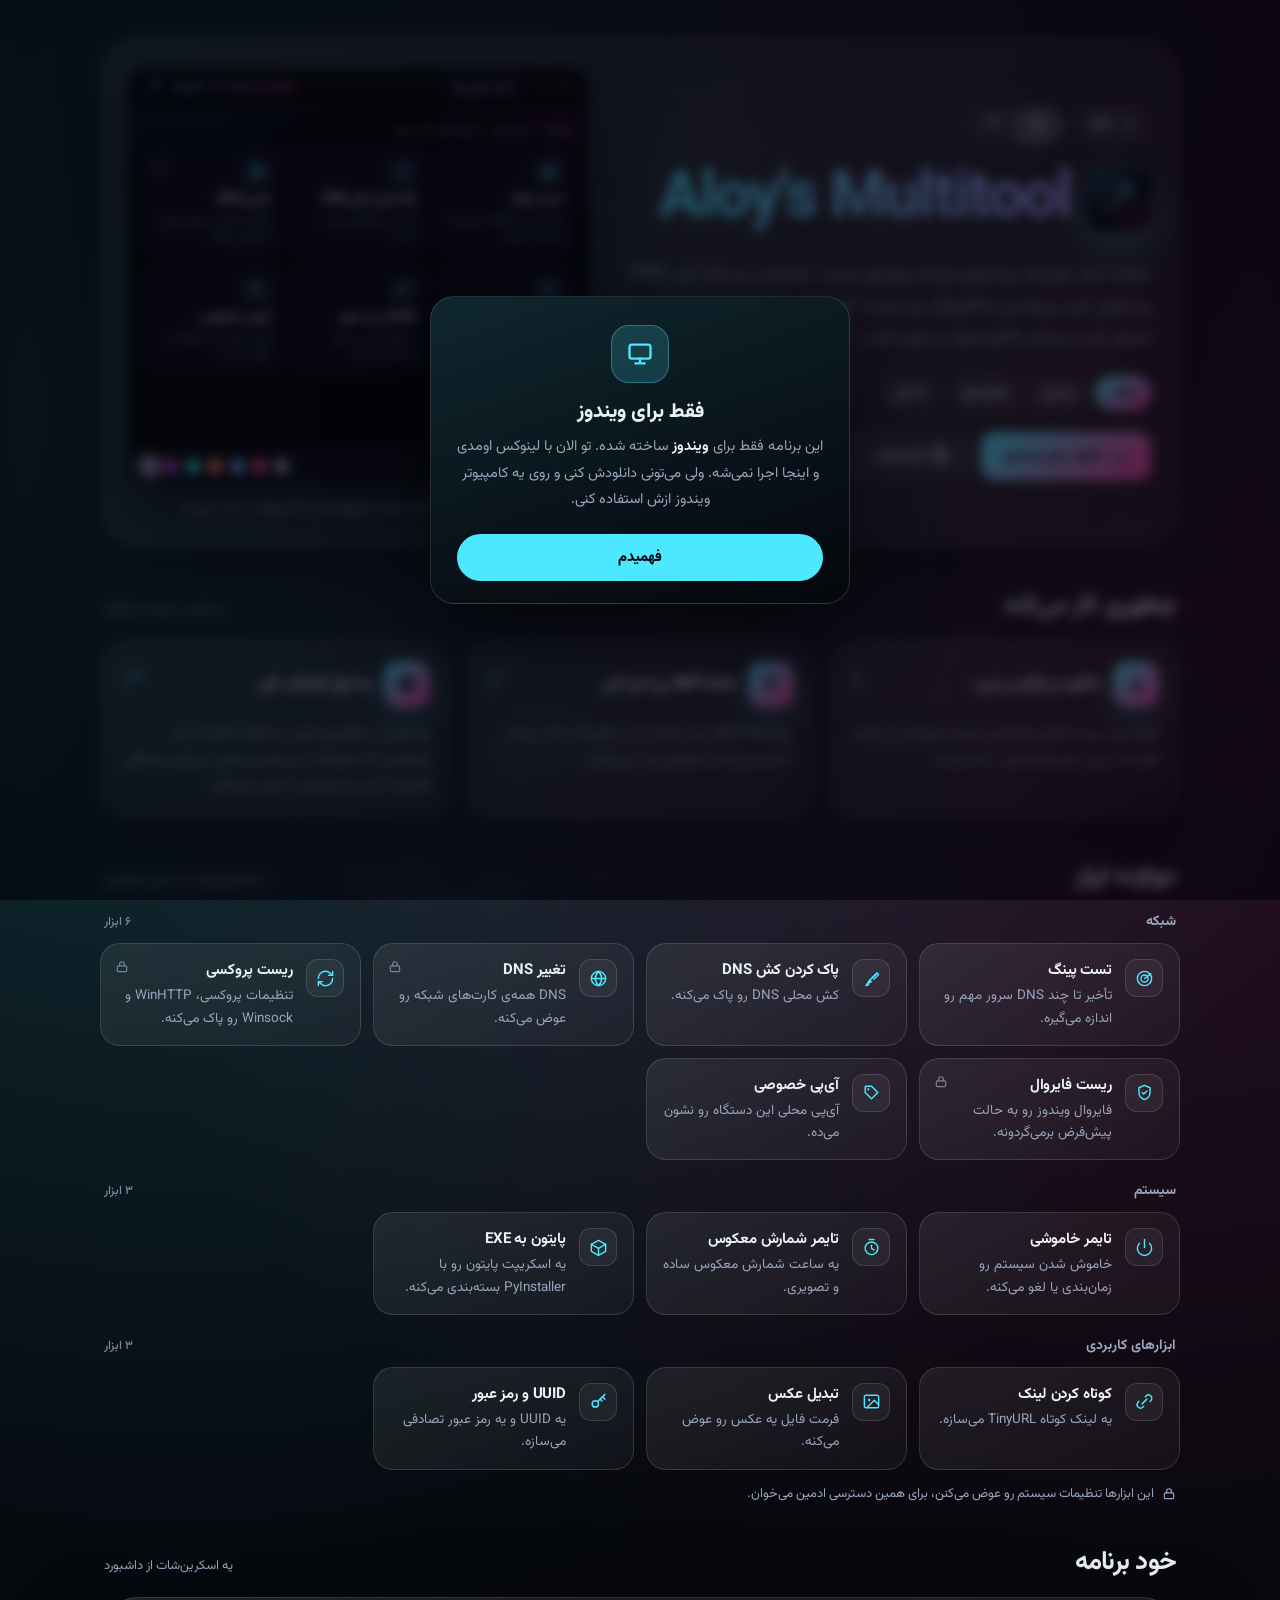
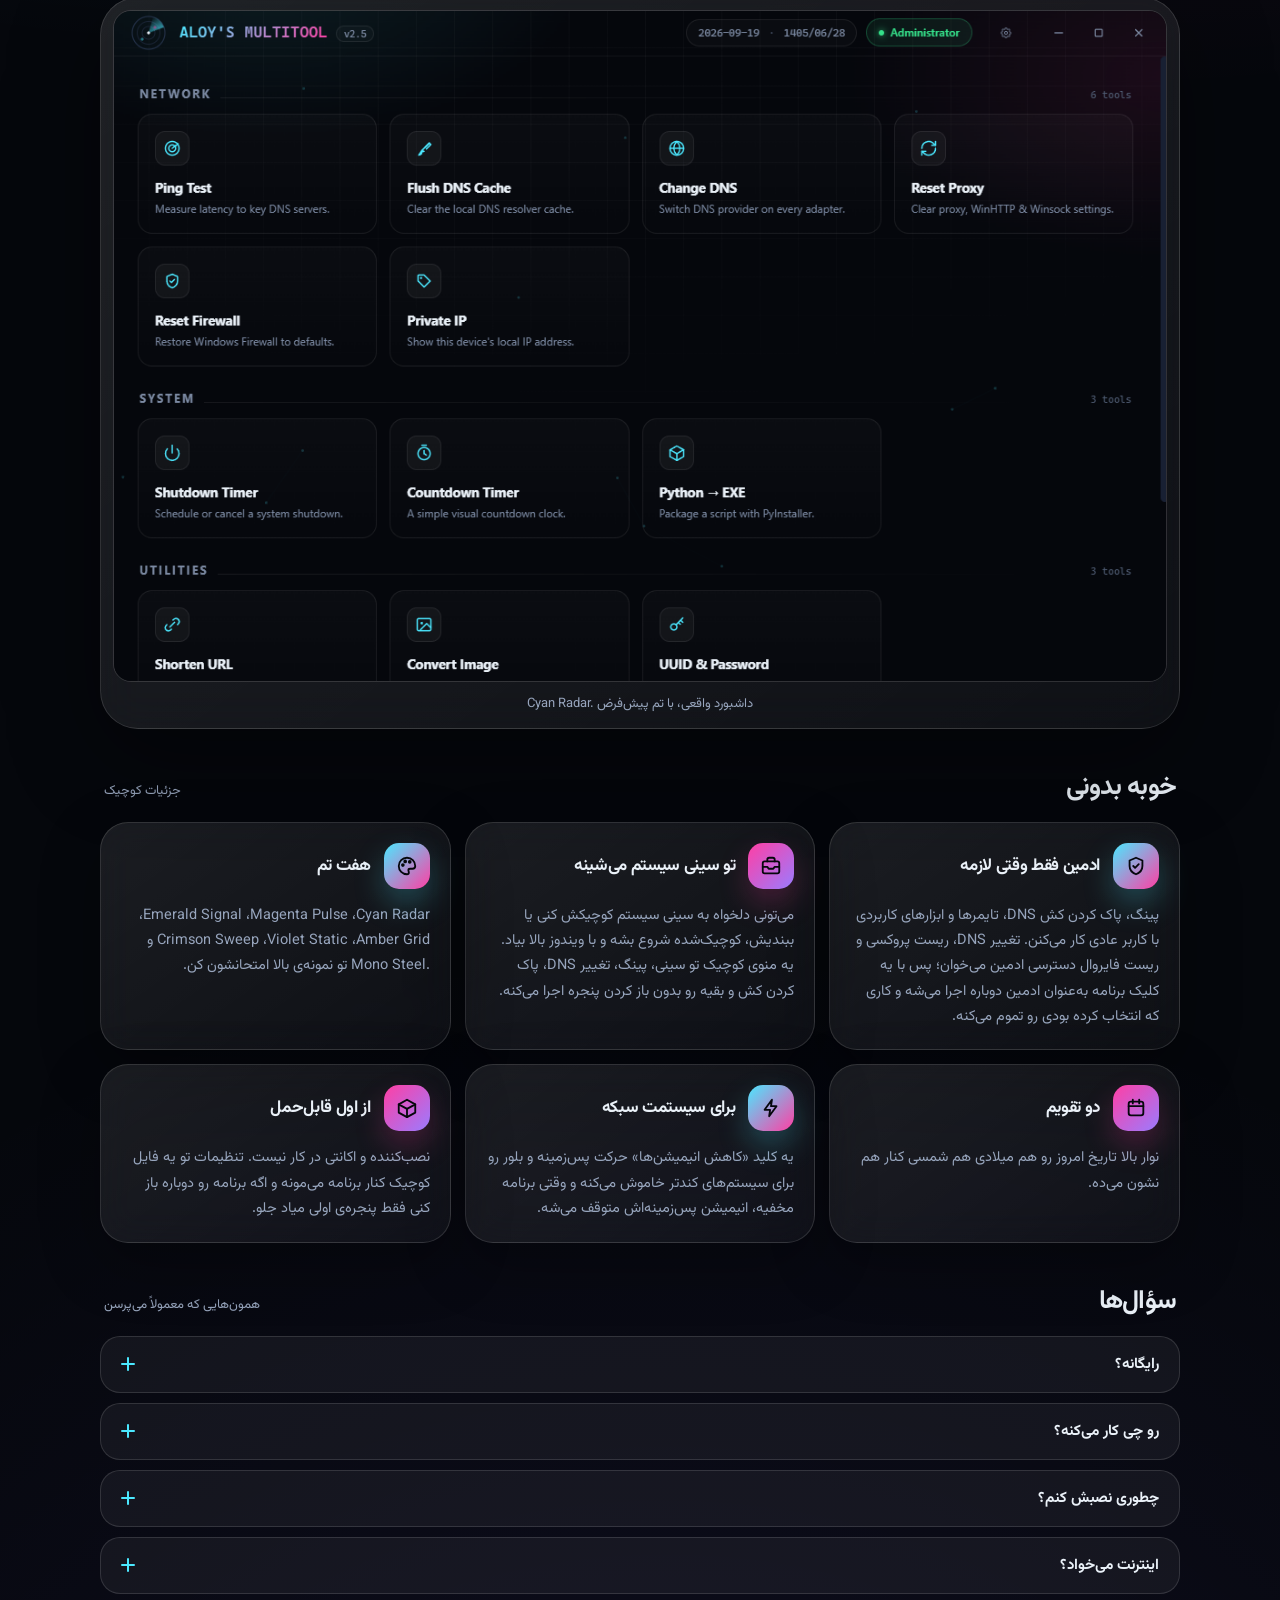
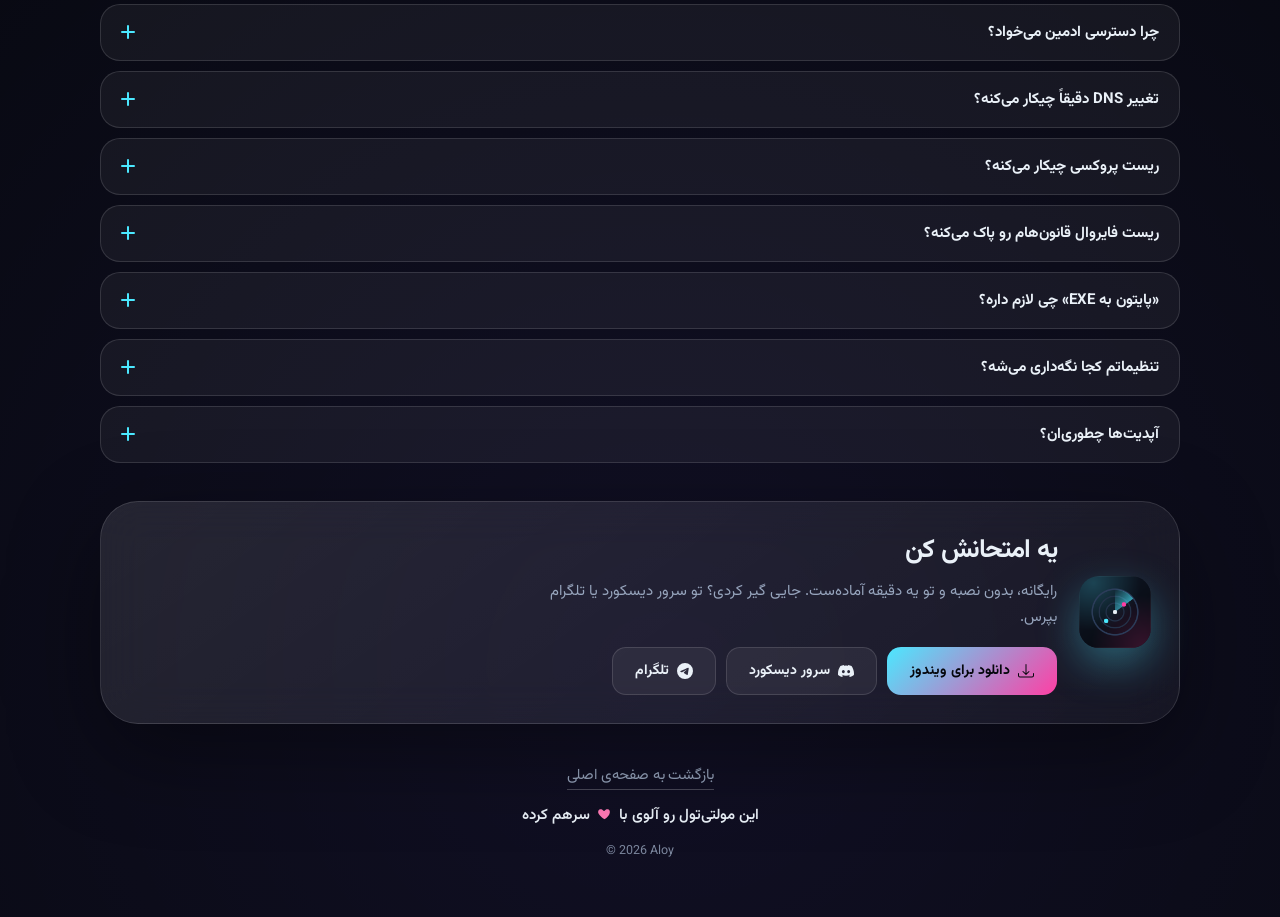
<file: multitool.html>
<!doctype html>
<html lang="fa" dir="rtl">
<head>
  <meta charset="utf-8">
  <meta name="viewport" content="width=device-width, initial-scale=1">
  <meta name="theme-color" content="#05070c">
  <title>Aloy's Multitool — ابزارهای کاربردی ویندوز</title>
  <meta name="description" content="Aloy's Multitool: twelve small Windows tools in one tidy, portable window. Ping test, change DNS, reset proxy and firewall, shutdown timer, image converter and more.">
  <link rel="canonical" href="https://actually-aloy.github.io/site/multitool">
  <meta property="og:type" content="website">
  <meta property="og:title" content="Aloy's Multitool — handy Windows tools">
  <meta property="og:description" content="Twelve small Windows tools in one tidy, portable window. No installer.">
  <meta property="og:url" content="https://actually-aloy.github.io/site/multitool">
  <meta property="og:image" content="https://actually-aloy.github.io/site/amt-og.jpg">
  <meta name="twitter:card" content="summary_large_image">
  <meta name="twitter:title" content="Aloy's Multitool — handy Windows tools">
  <meta name="twitter:description" content="Twelve small Windows tools in one tidy, portable window. No installer.">
  <meta name="twitter:image" content="https://actually-aloy.github.io/site/amt-og.jpg">
  <link rel="icon" href="amt-logo.png" type="image/png">
  <link rel="preconnect" href="https://fonts.googleapis.com">
  <link rel="preconnect" href="https://fonts.gstatic.com" crossorigin>
  <link href="https://fonts.googleapis.com/css2?family=Inter:wght@400;500;600;700;800;900&display=swap" rel="stylesheet">
  <link href="https://fonts.googleapis.com/css2?family=Vazirmatn:wght@400;500;600;700;800;900&display=swap" rel="stylesheet">
  <style>
    :root {
      --bg: #05070c;
      --text: #eaf1f8;
      --muted: #97a5bd;
      --line: rgba(255, 255, 255, 0.13);
      --cyan: #4be8ff;
      --magenta: #ff3fa4;
      --pink: #ff7ab6;
      --ink: #05070c;
      --radius: 28px;
    }

    * {
      box-sizing: border-box;
    }

    body {
      margin: 0;
      min-height: 100vh;
      font-family: Inter, ui-sans-serif, system-ui, -apple-system, BlinkMacSystemFont, "Segoe UI", sans-serif;
      color: var(--text);
      background:
        radial-gradient(circle at 14% 10%, rgba(75, 232, 255, 0.2), transparent 32%),
        radial-gradient(circle at 90% 14%, rgba(255, 63, 164, 0.16), transparent 30%),
        radial-gradient(circle at 52% 94%, rgba(124, 92, 255, 0.1), transparent 34%),
        var(--bg);
      animation: page-fade-in 0.4s ease-out;
      user-select: none;
      -webkit-user-select: none;
      -moz-user-select: none;
    }

    @keyframes page-fade-in {
      from { opacity: 0; }
      to { opacity: 1; }
    }

    html[lang="fa"] body {
      font-family: Vazirmatn, Inter, ui-sans-serif, system-ui, -apple-system, BlinkMacSystemFont, "Segoe UI", sans-serif;
    }

    @media (prefers-reduced-motion: no-preference) {
      html { scroll-behavior: smooth; }
    }

    a {
      color: inherit;
      text-decoration: none;
    }

    h1, h2, h3, p {
      margin: 0;
    }

    [hidden] {
      display: none !important;
    }

    .page {
      width: min(1080px, calc(100% - 36px));
      margin: 0 auto;
      padding: 38px 0 56px;
    }

    .glass {
      border: 1px solid var(--line);
      border-radius: calc(var(--radius) + 10px);
      background: linear-gradient(145deg, rgba(255, 255, 255, 0.105), rgba(255, 255, 255, 0.045));
      box-shadow: 0 28px 90px rgba(0, 0, 0, 0.4);
      backdrop-filter: blur(22px);
    }

    .hero {
      display: grid;
      grid-template-columns: minmax(0, 1fr) minmax(320px, 460px);
      gap: 30px;
      padding: 28px;
      align-items: center;
    }

    .intro {
      display: flex;
      flex-direction: column;
      gap: 22px;
      min-width: 0;
    }

    .topline {
      display: flex;
      align-items: center;
      gap: 12px;
    }

    .pill-btn {
      display: inline-flex;
      align-items: center;
      gap: 8px;
      padding: 7px 14px;
      border: 1px solid var(--line);
      border-radius: 999px;
      background: rgba(255, 255, 255, 0.06);
      color: var(--text);
      font-family: inherit;
      font-size: 13px;
      font-weight: 600;
      cursor: pointer;
      transition: background 180ms ease, border-color 180ms ease;
    }

    .pill-btn:hover {
      background: rgba(255, 255, 255, 0.12);
      border-color: rgba(75, 232, 255, 0.45);
    }

    .pill-btn svg {
      width: 14px;
      height: 14px;
    }

    html[dir="rtl"] .pill-btn svg {
      transform: scaleX(-1);
    }

    .lang-toggle {
      margin-inline-start: auto;
    }

    .brand {
      display: flex;
      align-items: center;
      gap: 16px;
    }

    .brand img {
      width: 64px;
      height: 64px;
      flex: 0 0 auto;
      border-radius: 18px;
      box-shadow: 0 16px 40px rgba(75, 232, 255, 0.35);
      -webkit-user-drag: none;
    }

    h1 {
      font-size: clamp(38px, 6.4vw, 64px);
      line-height: 1.15;
      letter-spacing: -0.03em;
    }

    .gradient-text {
      background: linear-gradient(90deg, var(--cyan), #a99bff, var(--magenta), var(--cyan));
      background-size: 300% 100%;
      -webkit-background-clip: text;
      background-clip: text;
      color: transparent;
      animation: enchant 6s linear infinite;
    }

    @keyframes enchant {
      to { background-position: -300% 0; }
    }

    .pitch {
      max-width: 560px;
      color: var(--muted);
      font-size: 18px;
      line-height: 1.75;
    }

    .tags {
      display: flex;
      flex-wrap: wrap;
      gap: 8px;
    }

    .tag {
      padding: 6px 13px;
      border: 1px solid var(--line);
      border-radius: 999px;
      background: rgba(255, 255, 255, 0.06);
      color: var(--text);
      font-size: 12.5px;
      font-weight: 600;
    }

    .tag.hot {
      border-color: transparent;
      background: linear-gradient(135deg, var(--cyan), var(--magenta));
      color: var(--ink); background-origin: border-box;}

    .cta-row {
      display: flex;
      flex-wrap: wrap;
      gap: 10px;
    }

    .btn {
      display: inline-flex;
      align-items: center;
      justify-content: center;
      gap: 8px;
      padding: 12px 22px;
      border: 1px solid var(--line);
      border-radius: 14px;
      background: rgba(255, 255, 255, 0.06);
      color: var(--text);
      font-family: inherit;
      font-size: 14px;
      font-weight: 700;
      cursor: pointer;
      transition: filter 180ms ease, transform 180ms ease, background 180ms ease, border-color 180ms ease;
    }

    .btn:hover {
      transform: translateY(-2px);
      background: rgba(255, 255, 255, 0.12);
      border-color: rgba(75, 232, 255, 0.45);
    }

    .btn.primary {
      border-color: transparent;
      background: linear-gradient(135deg, var(--cyan), var(--magenta));
      color: var(--ink); background-origin: border-box;}

    .btn.primary:hover {
      filter: brightness(1.06);
    }

    .btn svg {
      width: 16px;
      height: 16px;
      flex: 0 0 auto;
    }

    .btn:focus-visible,
    .pill-btn:focus-visible,
    .faq-q:focus-visible {
      outline: 2px solid var(--cyan);
      outline-offset: 3px;
    }

    .dl-meta {
      color: var(--muted);
      font-size: 13px;
    }

    .stage {
      position: relative;
      display: flex;
      flex-direction: column;
      align-items: center;
      gap: 12px;
      min-width: 0;
    }

    .stage::before {
      content: "";
      position: absolute;
      inset: 6% -6% 10%;
      z-index: 0;
      border-radius: 50%;
      background: radial-gradient(closest-side, rgba(75, 232, 255, 0.5), rgba(75, 232, 255, 0));
      filter: blur(24px);
      pointer-events: none;
    }

    .mock {
      --a: #4be8ff;
      --b: #ff3fa4;
      --m-void: #05070c;
      --m-panel: #0d121c;
      --m-panel2: #121826;
      --m-panel3: #182033;
      --m-line: rgba(255, 255, 255, 0.09);
      --m-text: #eaf1f8;
      --m-muted: #8392ab;
      --m-ok: #35e08a;
      --m-warn: #ffb454;
      --m-mono: "Cascadia Code", "JetBrains Mono", ui-monospace, SFMono-Regular, Consolas, "Courier New", monospace;
      position: relative;
      z-index: 1;
      width: 100%;
      max-width: 460px;
      overflow: hidden;
      border: 1px solid var(--m-line);
      border-radius: 14px;
      background: var(--m-void);
      color: var(--m-text);
      font-family: "Segoe UI", Inter, ui-sans-serif, system-ui, sans-serif;
      box-shadow: 0 30px 80px rgba(0, 0, 0, 0.6), 0 0 0 1px rgba(75, 232, 255, 0.14);
    }

    html[lang="fa"] .mock {
      font-family: Vazirmatn, "Segoe UI", Inter, ui-sans-serif, system-ui, sans-serif;
    }

    .mock[data-theme="magenta"] { --a: #ff3fa4; --b: #7c5cff; }
    .mock[data-theme="emerald"] { --a: #2fe6a0; --b: #4be8ff; }
    .mock[data-theme="amber"] { --a: #ffb454; --b: #ff5c72; }
    .mock[data-theme="violet"] { --a: #9b7bff; --b: #4be8ff; }
    .mock[data-theme="crimson"] { --a: #ff5c72; --b: #ff3fa4; }
    .mock[data-theme="mono"] { --a: #c7d2e0; --b: #7c8aa3; }

    .m-top {
      display: flex;
      align-items: center;
      gap: 9px;
      height: 40px;
      padding: 0 10px 0 12px;
      border-bottom: 1px solid var(--m-line);
      background: linear-gradient(180deg, rgba(255, 255, 255, 0.03), transparent);
      direction: ltr;
    }

    .m-radar {
      width: 24px;
      height: 24px;
      flex: none;
    }

    .m-radar svg {
      width: 100%;
      height: 100%;
      display: block;
    }

    .m-radar .swe {
      transform-origin: 20px 20px;
      animation: m-spin 4s linear infinite;
    }

    @keyframes m-spin {
      to { transform: rotate(360deg); }
    }

    .m-brand {
      font-family: var(--m-mono);
      font-size: 11px;
      font-weight: 800;
      letter-spacing: 0.1em;
      white-space: nowrap;
      background: linear-gradient(90deg, var(--a), var(--b));
      -webkit-background-clip: text;
      background-clip: text;
      color: transparent;
    }

    .m-pill {
      display: inline-flex;
      align-items: center;
      gap: 6px;
      margin-left: auto;
      padding: 3px 9px;
      border: 1px solid var(--m-line);
      border-radius: 999px;
      background: var(--m-panel);
      color: var(--m-muted);
      font-size: 10px;
      font-weight: 600;
      white-space: nowrap;
    }

    .m-pill i {
      width: 6px;
      height: 6px;
      border-radius: 50%;
      background: var(--m-muted);
    }

    .m-ctl {
      display: flex;
      gap: 2px;
      color: var(--m-muted);
    }

    .m-ctl span {
      width: 22px;
      height: 22px;
      display: grid;
      place-items: center;
    }

    .m-ctl svg {
      width: 9px;
      height: 9px;
    }

    .m-body {
      height: 340px;
      padding: 14px;
      overflow-y: auto;
      overflow-x: hidden;
      scrollbar-width: thin;
      background:
        radial-gradient(260px 160px at 10% -10%, color-mix(in srgb, var(--a) 12%, transparent), transparent 70%),
        radial-gradient(260px 160px at 100% 0%, color-mix(in srgb, var(--b) 10%, transparent), transparent 70%),
        var(--m-void);
    }

    .m-body.swap > * {
      animation: m-in 0.32s ease both;
    }

    @keyframes m-in {
      from { opacity: 0; transform: translateY(6px); }
      to { opacity: 1; transform: none; }
    }

    .m-sec {
      margin: 0 2px 9px;
      color: var(--m-muted);
      font-size: 10px;
      font-weight: 700;
      letter-spacing: 0.14em;
      text-transform: uppercase;
    }

    .m-grid {
      display: grid;
      grid-template-columns: repeat(3, minmax(0, 1fr));
      gap: 8px;
    }

    .m-card {
      position: relative;
      display: flex;
      flex-direction: column;
      gap: 6px;
      min-width: 0;
      padding: 11px;
      border: 1px solid var(--m-line);
      border-radius: 12px;
      background: var(--m-panel);
      color: inherit;
      font-family: inherit;
      text-align: start;
      cursor: pointer;
      transition: border-color 0.2s ease, transform 0.2s ease, background 0.2s ease;
    }

    .m-card:hover {
      transform: translateY(-2px);
      border-color: color-mix(in srgb, var(--a) 55%, transparent);
      background: var(--m-panel2);
    }

    .m-ico {
      width: 28px;
      height: 28px;
      display: grid;
      place-items: center;
      border: 1px solid var(--m-line);
      border-radius: 8px;
      background: var(--m-panel3);
      color: var(--a);
      transition: color 0.3s ease;
    }

    .m-ico svg {
      width: 15px;
      height: 15px;
      fill: none;
      stroke: currentColor;
      stroke-width: 1.8;
      stroke-linecap: round;
      stroke-linejoin: round;
    }

    .m-card h4 {
      margin: 0;
      font-size: 12px;
      font-weight: 700;
      line-height: 1.3;
    }

    .m-card p {
      margin: 0;
      color: var(--m-muted);
      font-size: 10px;
      line-height: 1.5;
    }

    .m-lock {
      position: absolute;
      top: 9px;
      inset-inline-end: 9px;
      width: 12px;
      height: 12px;
      color: var(--m-muted);
    }

    .m-lock svg {
      width: 100%;
      height: 100%;
      fill: none;
      stroke: currentColor;
      stroke-width: 2;
      stroke-linecap: round;
      stroke-linejoin: round;
    }

    .m-th {
      display: flex;
      align-items: center;
      gap: 10px;
      margin-bottom: 12px;
    }

    .m-th h4 {
      margin: 0;
      font-size: 14px;
      font-weight: 700;
    }

    .m-th .m-ico {
      flex: none;
    }

    .m-ib {
      width: 28px;
      height: 28px;
      flex: none;
      display: grid;
      place-items: center;
      padding: 0;
      border: 1px solid var(--m-line);
      border-radius: 8px;
      background: var(--m-panel);
      color: var(--m-muted);
      font-family: inherit;
      cursor: pointer;
      transition: color 0.2s ease, border-color 0.2s ease, background 0.2s ease;
    }

    .m-ib:hover {
      color: var(--a);
      border-color: color-mix(in srgb, var(--a) 50%, transparent);
    }

    .m-ib svg {
      width: 14px;
      height: 14px;
      fill: none;
      stroke: currentColor;
      stroke-width: 1.9;
      stroke-linecap: round;
      stroke-linejoin: round;
    }

    html[dir="rtl"] .m-back svg {
      transform: scaleX(-1);
    }

    .m-ib.spin svg {
      animation: m-spin 0.6s ease;
    }

    .m-help {
      margin: 0 0 10px;
      color: var(--m-muted);
      font-size: 11px;
      line-height: 1.8;
    }

    .m-help code {
      font-family: var(--m-mono);
      color: var(--m-text);
    }

    .m-btn {
      width: 100%;
      padding: 9px 12px;
      border: 0;
      border-radius: 10px;
      background: linear-gradient(135deg, var(--a), var(--b));
      color: #05070c;
      font-family: inherit;
      font-size: 12px;
      font-weight: 800;
      cursor: pointer;
      transition: filter 0.2s ease, opacity 0.2s ease;
    }

    .m-btn:hover:not(:disabled) {
      filter: brightness(1.08);
    }

    .m-btn:disabled {
      opacity: 0.55;
      cursor: default;
    }

    .m-btn.half {
      width: auto;
      flex: 1;
    }

    .m-btn.stop {
      background: transparent;
      border: 1px solid rgba(255, 92, 114, 0.55);
      color: #ff7a8c;
    }

    .m-row {
      display: flex;
      gap: 8px;
    }

    .m-btn:focus-visible,
    .m-card:focus-visible,
    .m-ib:focus-visible,
    .m-opt:focus-visible,
    .m-chip:focus-visible,
    .m-sw:focus-visible {
      outline: 2px solid var(--a);
      outline-offset: 2px;
    }

    .m-list {
      display: flex;
      flex-direction: column;
      gap: 6px;
      margin-top: 12px;
    }

    .m-prow {
      display: flex;
      align-items: center;
      gap: 9px;
      padding: 7px 10px;
      border: 1px solid var(--m-line);
      border-radius: 9px;
      background: var(--m-panel);
      font-size: 11px;
    }

    .m-prow .d {
      width: 7px;
      height: 7px;
      flex: none;
      border-radius: 50%;
      background: var(--m-panel3);
      transition: background 0.25s ease;
    }

    .m-prow.done .d {
      background: var(--m-ok);
      box-shadow: 0 0 8px var(--m-ok);
    }

    .m-prow .n {
      min-width: 0;
      overflow: hidden;
      white-space: nowrap;
      text-overflow: ellipsis;
    }

    .m-prow .h {
      margin-inline-start: auto;
      color: var(--m-muted);
      font-family: var(--m-mono);
      font-size: 9.5px;
      direction: ltr;
    }

    .m-prow .r {
      min-width: 46px;
      color: var(--m-muted);
      font-family: var(--m-mono);
      font-size: 11px;
      font-weight: 700;
      text-align: end;
      direction: ltr;
    }

    .m-prow.done .r {
      color: var(--m-ok);
    }

    .m-spin {
      width: 10px;
      height: 10px;
      display: inline-block;
      border: 2px solid var(--m-panel3);
      border-top-color: var(--a);
      border-radius: 50%;
      animation: m-spin 0.7s linear infinite;
    }

    .m-con {
      margin-top: 12px;
      min-height: 76px;
      padding: 9px 11px;
      border: 1px solid var(--m-line);
      border-radius: 9px;
      background: #03050a;
      color: #9fb0c9;
      font-family: var(--m-mono);
      font-size: 10.5px;
      line-height: 1.75;
      text-align: left;
      direction: ltr;
    }

    .m-con div {
      animation: m-in 0.25s ease both;
    }

    .m-con .ok {
      color: var(--m-ok);
    }

    .m-con .dim {
      color: #5d6a80;
    }

    .m-note {
      display: flex;
      gap: 8px;
      margin-bottom: 10px;
      padding: 8px 10px;
      border: 1px solid rgba(255, 180, 84, 0.35);
      border-radius: 9px;
      background: rgba(255, 180, 84, 0.08);
      color: var(--m-warn);
      font-size: 10.5px;
      line-height: 1.7;
    }

    .m-note svg {
      width: 13px;
      height: 13px;
      flex: none;
      margin-top: 3px;
      fill: none;
      stroke: currentColor;
      stroke-width: 2;
      stroke-linecap: round;
      stroke-linejoin: round;
    }

    .m-dns {
      display: grid;
      grid-template-columns: repeat(2, minmax(0, 1fr));
      gap: 6px;
      margin-bottom: 10px;
    }

    .m-opt {
      padding: 7px 9px;
      border: 1px solid var(--m-line);
      border-radius: 9px;
      background: var(--m-panel);
      color: inherit;
      font-family: inherit;
      text-align: start;
      cursor: pointer;
      transition: border-color 0.2s ease, background 0.2s ease;
    }

    .m-opt:hover {
      border-color: color-mix(in srgb, var(--a) 40%, transparent);
    }

    .m-opt.on {
      border-color: var(--a);
      background: color-mix(in srgb, var(--a) 11%, var(--m-panel));
    }

    .m-opt b {
      display: block;
      font-size: 11px;
    }

    .m-opt span {
      display: block;
      margin-top: 1px;
      color: var(--m-muted);
      font-family: var(--m-mono);
      font-size: 9px;
      direction: ltr;
      text-align: start;
    }

    .m-ring {
      position: relative;
      width: 118px;
      height: 118px;
      margin: 4px auto 12px;
    }

    .m-ring svg {
      width: 100%;
      height: 100%;
      transform: rotate(-90deg);
    }

    .m-ring circle {
      fill: none;
      stroke-width: 7;
      stroke-linecap: round;
    }

    .m-ring .bg {
      stroke: var(--m-panel3);
    }

    .m-ring .fg {
      stroke: url(#m-rg);
      stroke-dasharray: 326.73;
      transition: stroke-dashoffset 0.22s linear;
    }

    .m-ring .t {
      position: absolute;
      inset: 0;
      display: grid;
      place-items: center;
      font-family: var(--m-mono);
      font-size: 22px;
      font-weight: 700;
      letter-spacing: 0.02em;
      direction: ltr;
    }

    .m-chips {
      display: flex;
      justify-content: center;
      gap: 6px;
      margin-bottom: 12px;
    }

    .m-chip {
      padding: 4px 12px;
      border: 1px solid var(--m-line);
      border-radius: 999px;
      background: var(--m-panel);
      color: var(--m-muted);
      font-family: var(--m-mono);
      font-size: 11px;
      cursor: pointer;
      transition: color 0.2s ease, border-color 0.2s ease;
    }

    .m-chip.on {
      border-color: var(--a);
      color: var(--a);
    }

    .m-kv {
      display: flex;
      align-items: center;
      justify-content: space-between;
      gap: 8px;
      margin-bottom: 8px;
      padding: 9px 11px;
      border: 1px solid var(--m-line);
      border-radius: 10px;
      background: var(--m-panel);
    }

    .m-kv .k {
      color: var(--m-muted);
      font-size: 9.5px;
      font-weight: 700;
      letter-spacing: 0.1em;
      text-transform: uppercase;
    }

    .m-kv .v {
      min-width: 0;
      margin-top: 2px;
      font-family: var(--m-mono);
      font-size: 12px;
      word-break: break-all;
      direction: ltr;
      text-align: left;
    }

    .m-len {
      display: flex;
      align-items: center;
      gap: 8px;
      margin-bottom: 10px;
    }

    .m-len label {
      flex: none;
      color: var(--m-muted);
      font-size: 11px;
    }

    .m-len input {
      flex: 1;
      min-width: 0;
      padding: 6px 9px;
      border: 1px solid var(--m-line);
      border-radius: 8px;
      background: var(--m-panel);
      color: var(--m-text);
      font-family: var(--m-mono);
      font-size: 12px;
      direction: ltr;
      user-select: text;
      -webkit-user-select: text;
    }

    .m-len input:focus {
      outline: none;
      border-color: var(--a);
    }

    .m-foot {
      display: flex;
      align-items: center;
      gap: 7px;
      padding: 9px 12px;
      border-top: 1px solid var(--m-line);
      background: var(--m-panel);
      direction: ltr;
    }

    .m-sw {
      width: 15px;
      height: 15px;
      padding: 0;
      border: 0;
      border-radius: 50%;
      cursor: pointer;
      transition: transform 0.2s ease;
    }

    .m-sw:hover {
      transform: scale(1.18);
    }

    .m-sw.on {
      outline: 2px solid var(--m-text);
      outline-offset: 2px;
    }

    .m-theme {
      margin-left: auto;
      color: var(--m-muted);
      font-size: 10.5px;
      font-weight: 600;
    }

    .m-toast {
      position: absolute;
      left: 50%;
      bottom: 54px;
      z-index: 6;
      max-width: calc(100% - 28px);
      padding: 6px 13px;
      border: 1px solid var(--m-line);
      border-radius: 999px;
      background: var(--m-panel3);
      color: var(--m-text);
      font-size: 11px;
      font-weight: 600;
      text-align: center;
      opacity: 0;
      transform: translate(-50%, 8px);
      pointer-events: none;
      transition: opacity 0.22s ease, transform 0.22s ease;
    }

    .m-toast.show {
      opacity: 1;
      transform: translate(-50%, 0);
    }

    .mock-note {
      position: relative;
      z-index: 1;
      max-width: 420px;
      color: var(--muted);
      font-size: 12.5px;
      line-height: 1.7;
      text-align: center;
    }

    section.block {
      margin-top: 38px;
      scroll-margin-top: 18px;
    }

    .head {
      display: flex;
      align-items: baseline;
      justify-content: space-between;
      gap: 12px;
      margin: 0 4px 14px;
    }

    .head h2 {
      font-size: 26px;
      letter-spacing: -0.03em;
    }

    .head span {
      color: var(--muted);
      font-size: 13px;
    }

    .grid {
      display: grid;
      grid-template-columns: repeat(auto-fit, minmax(260px, 1fr));
      gap: 14px;
    }

    .grid.three {
      grid-template-columns: repeat(auto-fit, minmax(240px, 1fr));
    }

    .grid.cols3 {
      grid-template-columns: repeat(3, minmax(0, 1fr));
    }

    @media (max-width: 900px) {
      .grid.cols3 {
        grid-template-columns: repeat(2, minmax(0, 1fr));
      }
    }

    @media (max-width: 560px) {
      .grid.cols3 {
        grid-template-columns: minmax(0, 1fr);
      }
    }

    .card {
      display: flex;
      flex-direction: column;
      gap: 14px;
      padding: 20px;
      border: 1px solid var(--line);
      border-radius: var(--radius);
      background: linear-gradient(145deg, rgba(255, 255, 255, 0.09), rgba(255, 255, 255, 0.04));
      box-shadow: 0 20px 60px rgba(0, 0, 0, 0.3);
      backdrop-filter: blur(18px);
      transition: transform 180ms ease, border-color 180ms ease;
    }

    .card:hover {
      transform: translateY(-3px);
      border-color: rgba(75, 232, 255, 0.42);
    }

    .card-top {
      display: flex;
      align-items: center;
      gap: 13px;
    }

    .icon {
      position: relative;
      width: 46px;
      height: 46px;
      flex: 0 0 auto;
      display: grid;
      place-items: center;
      border-radius: 15px;
      color: var(--ink);
      background: linear-gradient(135deg, var(--cyan), var(--magenta));
      box-shadow: 0 14px 30px rgba(75, 232, 255, 0.25);
    }

    .icon.alt {
      background: linear-gradient(135deg, var(--magenta), #9b7bff);
      box-shadow: 0 14px 30px rgba(255, 63, 164, 0.22);
    }

    .icon svg {
      width: 22px;
      height: 22px;
    }

    .step-num {
      margin-inline-start: auto;
      color: rgba(75, 232, 255, 0.28);
      font-size: 38px;
      font-weight: 800;
      letter-spacing: -0.04em;
      line-height: 1;
    }

    .card-name {
      font-size: 17px;
      font-weight: 700;
      letter-spacing: -0.02em;
    }

    .card-desc {
      color: var(--muted);
      font-size: 14.5px;
      line-height: 1.75;
    }

    .groups {
      display: flex;
      flex-direction: column;
      gap: 20px;
    }

    .grp-t {
      display: flex;
      align-items: baseline;
      justify-content: space-between;
      gap: 10px;
      margin: 0 4px 10px;
      color: var(--muted);
      font-size: 12.5px;
      font-weight: 700;
      letter-spacing: 0.12em;
      text-transform: uppercase;
    }

    html[lang="fa"] .grp-t {
      letter-spacing: 0;
      font-size: 14px;
    }

    .grp-t span {
      font-size: 12px;
      font-weight: 500;
      letter-spacing: 0;
      text-transform: none;
      opacity: 0.8;
    }

    .tiles {
      display: grid;
      grid-template-columns: repeat(auto-fill, minmax(250px, 1fr));
      gap: 12px;
    }

    .tile {
      position: relative;
      display: flex;
      align-items: flex-start;
      gap: 13px;
      padding: 15px 16px;
      border: 1px solid var(--line);
      border-radius: 20px;
      background: linear-gradient(145deg, rgba(255, 255, 255, 0.08), rgba(255, 255, 255, 0.035));
      transition: transform 180ms ease, border-color 180ms ease;
    }

    .tile:hover {
      transform: translateY(-2px);
      border-color: rgba(75, 232, 255, 0.4);
    }

    .tile .ti {
      width: 38px;
      height: 38px;
      flex: 0 0 auto;
      display: grid;
      place-items: center;
      border: 1px solid var(--line);
      border-radius: 12px;
      background: rgba(255, 255, 255, 0.05);
      color: var(--cyan);
    }

    .tile .ti svg {
      width: 19px;
      height: 19px;
    }

    .tile h3 {
      font-size: 15px;
      font-weight: 700;
      letter-spacing: -0.01em;
    }

    .tile p {
      margin-top: 3px;
      color: var(--muted);
      font-size: 13.5px;
      line-height: 1.65;
    }

    .tile .lk {
      position: absolute;
      top: 14px;
      inset-inline-end: 14px;
      width: 14px;
      height: 14px;
      color: var(--muted);
      opacity: 0.75;
    }

    .tile .lk svg {
      width: 100%;
      height: 100%;
    }

    .legend {
      display: flex;
      align-items: center;
      gap: 8px;
      margin: 14px 4px 0;
      color: var(--muted);
      font-size: 13px;
    }

    .legend svg {
      width: 14px;
      height: 14px;
      flex: none;
    }

    .shot {
      padding: 12px;
    }

    .shot img {
      display: block;
      width: 100%;
      height: auto;
      border: 1px solid var(--line);
      border-radius: 18px;
      -webkit-user-drag: none;
    }

    .shot figcaption {
      margin: 12px 6px 2px;
      color: var(--muted);
      font-size: 13px;
      text-align: center;
    }

    figure {
      margin: 0;
    }

    .faq {
      display: flex;
      flex-direction: column;
      gap: 10px;
    }

    .faq-item {
      border: 1px solid var(--line);
      border-radius: 20px;
      background: rgba(255, 255, 255, 0.05);
      transition: border-color 240ms ease, background 240ms ease;
    }

    .faq-item:hover {
      border-color: rgba(75, 232, 255, 0.28);
    }

    .faq-item.open {
      border-color: rgba(75, 232, 255, 0.4);
      background: rgba(255, 255, 255, 0.08);
    }

    .faq-q {
      width: 100%;
      display: flex;
      align-items: center;
      justify-content: space-between;
      gap: 14px;
      padding: 16px 20px;
      border: none;
      border-radius: 20px;
      background: none;
      color: var(--text);
      font-family: inherit;
      font-size: 15px;
      font-weight: 700;
      text-align: start;
      cursor: pointer;
    }

    .faq-q:focus-visible {
      outline-offset: -2px;
    }

    .faq-icon {
      position: relative;
      width: 14px;
      height: 14px;
      flex: 0 0 auto;
      transition: transform 340ms cubic-bezier(0.2, 0.8, 0.2, 1);
    }

    .faq-icon::before,
    .faq-icon::after {
      content: "";
      position: absolute;
      inset-inline: 0;
      top: 50%;
      height: 2px;
      margin-top: -1px;
      border-radius: 2px;
      background: var(--cyan);
      transition: transform 340ms cubic-bezier(0.2, 0.8, 0.2, 1);
    }

    .faq-icon::after {
      transform: rotate(90deg);
    }

    .faq-item.open .faq-icon {
      transform: rotate(180deg);
    }

    .faq-item.open .faq-icon::after {
      transform: rotate(0deg);
    }

    .faq-panel {
      display: grid;
      grid-template-rows: 0fr;
      opacity: 0;
      visibility: hidden;
      transition: grid-template-rows 360ms cubic-bezier(0.2, 0.8, 0.2, 1), opacity 240ms ease, visibility 0s linear 360ms;
    }

    .faq-item.open .faq-panel {
      grid-template-rows: 1fr;
      opacity: 1;
      visibility: visible;
      transition: grid-template-rows 360ms cubic-bezier(0.2, 0.8, 0.2, 1), opacity 300ms ease 60ms, visibility 0s;
    }

    .faq-inner {
      min-height: 0;
      overflow: hidden;
    }

    .faq .answer {
      padding: 0 20px 18px;
      color: var(--muted);
      font-size: 14.5px;
      line-height: 1.8;
    }

    .closing {
      display: flex;
      align-items: center;
      gap: 22px;
      padding: 28px;
    }

    .closing img {
      width: 72px;
      height: 72px;
      flex: 0 0 auto;
      border-radius: 20px;
      box-shadow: 0 16px 40px rgba(75, 232, 255, 0.35);
      -webkit-user-drag: none;
    }

    .closing-text {
      display: flex;
      flex-direction: column;
      gap: 8px;
      min-width: 0;
    }

    .closing h2 {
      font-size: 26px;
      letter-spacing: -0.03em;
    }

    .closing p {
      max-width: 520px;
      color: var(--muted);
      font-size: 15px;
      line-height: 1.75;
    }

    .closing .cta-row {
      margin-top: 8px;
    }

    .footer {
      display: flex;
      flex-direction: column;
      align-items: center;
      gap: 14px;
      margin-top: 40px;
      text-align: center;
    }

    .made {
      color: var(--text);
      font-size: 15px;
      font-weight: 600;
    }

    .heart {
      display: inline-block;
      width: 15px;
      height: 15px;
      margin: 0 3px;
      vertical-align: -2px;
      color: var(--pink);
      animation: beat 1.8s ease-in-out infinite;
    }

    @keyframes beat {
      0%, 60%, 100% { transform: scale(1); }
      20% { transform: scale(1.22); }
      40% { transform: scale(1.06); }
    }

    .legal {
      color: var(--muted);
      font-size: 12.5px;
      opacity: 0.8;
    }

    .home-link {
      padding-bottom: 2px;
      border-bottom: 1px solid rgba(255, 255, 255, 0.24);
      color: var(--muted);
      font-size: 15px;
      letter-spacing: -0.01em;
      transition: color 180ms ease, border-color 180ms ease;
    }

    .home-link:hover {
      color: var(--text);
      border-color: rgba(75, 232, 255, 0.55);
    }

    @media (prefers-reduced-motion: reduce) {
      body { animation: none; }
      .gradient-text { animation: none; }
      .heart { animation: none; }
      .m-radar .swe, .m-spin, .m-body.swap > *, .m-con div, .m-ib.spin svg { animation: none; }
      .m-card, .m-toast, .m-ring .fg, .m-sw, .tile { transition: none; }
      .faq-item, .faq-icon, .faq-icon::before, .faq-icon::after, .faq-panel, .card, .btn {
        transition: none !important;
      }
    }

    @media (max-width: 900px) {
      .hero {
        grid-template-columns: 1fr;
      }
    }

    @media (max-width: 560px) {
      .page {
        width: min(100% - 22px, 1080px);
        padding-top: 18px;
      }

      .hero,
      .closing {
        padding: 16px;
        border-radius: 28px;
      }

      .intro {
        gap: 18px;
      }

      .head {
        flex-direction: column;
        align-items: flex-start;
        gap: 2px;
      }

      .btn {
        width: 100%;
      }

      .closing {
        flex-direction: column;
        align-items: flex-start;
      }

      .m-ctl {
        display: none;
      }

      .m-grid {
        grid-template-columns: repeat(2, minmax(0, 1fr));
      }

      .m-body {
        height: 360px;
        padding: 12px;
      }

      .tiles {
        grid-template-columns: minmax(0, 1fr);
      }
    }
  </style>

  <link rel="stylesheet" href="langfx.css">
  <script src="langfx.js" defer></script>
  <link rel="stylesheet" href="platform.css">
  <script src="platform.js" data-only="windows" defer></script>
</head>
<body>
  <main class="page">

    <section class="hero glass">
      <div class="intro">
        <div class="topline">
          <a class="pill-btn" href="index.html" id="back-link">
            <svg viewBox="0 0 16 16" fill="none" stroke="currentColor" stroke-width="1.8" stroke-linecap="round" stroke-linejoin="round" aria-hidden="true"><path d="M10 3 5 8l5 5"/></svg>
            <span id="back-text"></span>
          </a>
          <button type="button" class="pill-btn lang-toggle" id="lang-toggle" aria-label="Switch language"><span class="lt-pill"></span><span class="lt-o" data-l="en">EN</span><span class="lt-o" data-l="fa">فا</span></button>
        </div>
        <div class="brand">
          <img src="amt-logo.png" alt="" width="64" height="64" draggable="false">
          <h1><span class="gradient-text" id="hero-title"></span></h1>
        </div>
        <p class="pitch" id="hero-pitch"></p>
        <div class="tags" id="hero-tags"></div>
        <div class="cta-row">
          <a class="btn primary" data-dl href="https://github.com/actually-aloy/aloys-multitool/releases/latest">
            <svg viewBox="0 0 16 16" fill="currentColor" aria-hidden="true"><path d="M.5 9.9a.5.5 0 0 1 .5.5v2.1a1 1 0 0 0 1 1h12a1 1 0 0 0 1-1v-2.1a.5.5 0 0 1 1 0v2.1a2 2 0 0 1-2 2H2a2 2 0 0 1-2-2v-2.1a.5.5 0 0 1 .5-.5"/><path d="M7.5 10.29V1.5a.5.5 0 0 1 1 0v8.79l2.15-2.15a.5.5 0 0 1 .7.71l-3 3a.5.5 0 0 1-.7 0l-3-3a.5.5 0 1 1 .7-.71z"/></svg>
            <span data-dl-label></span>
          </a>
          <a class="btn" href="https://github.com/actually-aloy/aloys-multitool" target="_blank" rel="noopener noreferrer">
            <svg viewBox="0 0 16 16" fill="currentColor" aria-hidden="true"><path d="M8 0C3.58 0 0 3.58 0 8c0 3.54 2.29 6.53 5.47 7.59.4.07.55-.17.55-.38 0-.19-.01-.82-.01-1.49-2.01.37-2.53-.49-2.69-.94-.09-.23-.48-.94-.82-1.13-.28-.15-.68-.52-.01-.53.63-.01 1.08.58 1.23.82.72 1.21 1.87.87 2.33.66.07-.52.28-.87.51-1.07-1.78-.2-3.64-.89-3.64-3.95 0-.87.31-1.59.82-2.15-.08-.2-.36-1.02.08-2.12 0 0 .67-.21 2.2.82.64-.18 1.32-.27 2-.27.68 0 1.36.09 2 .27 1.53-1.04 2.2-.82 2.2-.82.44 1.1.16 1.92.08 2.12.51.56.82 1.27.82 2.15 0 3.07-1.87 3.75-3.65 3.95.29.25.54.73.54 1.48 0 1.07-.01 1.93-.01 2.2 0 .21.15.46.55.38A8.01 8.01 0 0 0 16 8c0-4.42-3.58-8-8-8"/></svg>
            <span id="cta-github"></span>
          </a>
        </div>
        <p class="dl-meta" id="dl-meta" hidden></p>
      </div>

      <div class="stage">
        <div class="mock" id="mock" data-theme="cyan">
          <div class="m-top" aria-hidden="true">
            <div class="m-radar">
              <svg viewBox="0 0 40 40">
                <defs>
                  <linearGradient id="m-sg" x1="0%" y1="0%" x2="100%" y2="100%">
                    <stop offset="0%" stop-color="#4be8ff" stop-opacity="0"/>
                    <stop offset="100%" stop-color="#4be8ff" stop-opacity="0.9"/>
                  </linearGradient>
                </defs>
                <circle cx="20" cy="20" r="18" fill="none" stroke="#2c3d5a" stroke-width="1.2"/>
                <circle cx="20" cy="20" r="12.5" fill="none" stroke="#243249" stroke-width="1"/>
                <circle cx="20" cy="20" r="7" fill="none" stroke="#243249" stroke-width="1"/>
                <g class="swe"><path d="M20 20 L20 2 A18 18 0 0 1 34.3 9.5 Z" fill="url(#m-sg)"/></g>
                <circle cx="27" cy="14" r="1.7" fill="#ff3fa4"/>
                <circle cx="13" cy="27" r="1.7" fill="#4be8ff"/>
                <circle cx="20" cy="20" r="1.6" fill="#eaf1f8"/>
              </svg>
            </div>
            <span class="m-brand">ALOY'S MULTITOOL</span>
            <span class="m-pill"><i></i><span id="m-pill-text"></span></span>
            <div class="m-ctl">
              <span><svg viewBox="0 0 12 12" fill="none" stroke="currentColor" stroke-width="1.4" stroke-linecap="round"><path d="M2 6h8"/></svg></span>
              <span><svg viewBox="0 0 12 12" fill="none" stroke="currentColor" stroke-width="1.4" stroke-linecap="round"><path d="M2.5 2.5l7 7M9.5 2.5l-7 7"/></svg></span>
            </div>
          </div>
          <div class="m-body" id="m-body"></div>
          <div class="m-foot" id="m-foot"></div>
          <div class="m-toast" id="m-toast" role="status" aria-live="polite"></div>
        </div>
        <p class="mock-note" id="mock-note"></p>
      </div>
    </section>

    <section class="block" id="how">
      <div class="head">
        <h2 id="how-title"></h2>
        <span id="how-sub"></span>
      </div>
      <div class="grid three" id="how-grid"></div>
    </section>

    <section class="block" id="tools">
      <div class="head">
        <h2 id="tools-title"></h2>
        <span id="tools-sub"></span>
      </div>
      <div class="groups" id="tools-list"></div>
      <p class="legend" id="tools-legend"></p>
    </section>

    <section class="block" id="shot">
      <div class="head">
        <h2 id="shot-title"></h2>
        <span id="shot-sub"></span>
      </div>
      <figure class="shot glass">
        <img src="amt-dashboard.png" id="shot-img" alt="" width="1157" height="737" loading="lazy" draggable="false">
        <figcaption id="shot-cap"></figcaption>
      </figure>
    </section>

    <section class="block" id="features">
      <div class="head">
        <h2 id="feat-title"></h2>
        <span id="feat-sub"></span>
      </div>
      <div class="grid cols3" id="feat-grid"></div>
    </section>

    <section class="block" id="faq">
      <div class="head">
        <h2 id="faq-title"></h2>
        <span id="faq-sub"></span>
      </div>
      <div class="faq" id="faq-list"></div>
    </section>

    <section class="block">
      <div class="closing glass">
        <img src="amt-logo.png" alt="" width="72" height="72" draggable="false">
        <div class="closing-text">
          <h2 id="end-title"></h2>
          <p id="end-text"></p>
          <div class="cta-row">
            <a class="btn primary" data-dl href="https://github.com/actually-aloy/aloys-multitool/releases/latest">
              <svg viewBox="0 0 16 16" fill="currentColor" aria-hidden="true"><path d="M.5 9.9a.5.5 0 0 1 .5.5v2.1a1 1 0 0 0 1 1h12a1 1 0 0 0 1-1v-2.1a.5.5 0 0 1 1 0v2.1a2 2 0 0 1-2 2H2a2 2 0 0 1-2-2v-2.1a.5.5 0 0 1 .5-.5"/><path d="M7.5 10.29V1.5a.5.5 0 0 1 1 0v8.79l2.15-2.15a.5.5 0 0 1 .7.71l-3 3a.5.5 0 0 1-.7 0l-3-3a.5.5 0 1 1 .7-.71z"/></svg>
              <span data-dl-label></span>
            </a>
            <a class="btn" href="https://discord.gg/JqrBUYEM8n" target="_blank" rel="noopener noreferrer">
              <svg viewBox="0 0 16 16" fill="currentColor" aria-hidden="true"><path d="M13.545 2.907a13.2 13.2 0 0 0-3.257-1.011.05.05 0 0 0-.052.025c-.141.25-.297.577-.406.833a12.2 12.2 0 0 0-3.658 0 8 8 0 0 0-.412-.833.05.05 0 0 0-.052-.025c-1.125.194-2.22.534-3.257 1.011a.04.04 0 0 0-.021.018C.356 6.024-.213 9.047.066 12.032q.003.022.021.037a13.3 13.3 0 0 0 3.995 2.02.05.05 0 0 0 .056-.019q.463-.63.818-1.329a.05.05 0 0 0-.01-.059l-.018-.011a9 9 0 0 1-1.248-.595.05.05 0 0 1-.02-.066l.015-.019q.127-.095.248-.195a.05.05 0 0 1 .051-.007c2.619 1.196 5.454 1.196 8.041 0a.05.05 0 0 1 .053.007q.121.1.248.195a.05.05 0 0 1-.004.085 8 8 0 0 1-1.249.594.05.05 0 0 0-.03.03.05.05 0 0 0 .003.041c.24.465.515.909.817 1.329a.05.05 0 0 0 .056.019 13.2 13.2 0 0 0 4.001-2.02.05.05 0 0 0 .021-.037c.334-3.451-.559-6.449-2.366-9.106a.03.03 0 0 0-.02-.019m-8.198 7.307c-.789 0-1.438-.724-1.438-1.612s.637-1.613 1.438-1.613c.807 0 1.45.73 1.438 1.613 0 .888-.637 1.612-1.438 1.612m5.316 0c-.788 0-1.438-.724-1.438-1.612s.637-1.613 1.438-1.613c.807 0 1.451.73 1.438 1.613 0 .888-.631 1.612-1.438 1.612"/></svg>
              <span id="end-discord"></span>
            </a>
            <a class="btn" href="https://t.me/actually_aloy" target="_blank" rel="noopener noreferrer">
              <svg viewBox="0 0 16 16" fill="currentColor" aria-hidden="true"><path d="M16 8A8 8 0 1 1 0 8a8 8 0 0 1 16 0M8.287 5.906q-1.168.486-4.666 2.01-.567.225-.595.442c-.03.243.275.339.69.47l.175.055c.408.133.958.288 1.243.294q.39.01.868-.32 3.269-2.206 3.374-2.23c.05-.012.12-.026.166.016s.042.12.037.141c-.03.129-1.227 1.241-1.846 1.817-.193.18-.33.307-.358.336a8 8 0 0 1-.188.186c-.38.366-.664.64.015 1.088.327.216.589.393.85.571.284.194.568.387.936.629q.14.092.27.187c.331.236.63.448.997.414.214-.02.435-.22.547-.82.265-1.417.786-4.486.906-5.751a1.4 1.4 0 0 0-.013-.315.34.34 0 0 0-.114-.217.53.53 0 0 0-.31-.093c-.3.005-.763.166-2.984 1.09"/></svg>
              <span id="end-telegram"></span>
            </a>
          </div>
        </div>
      </div>
    </section>

    <div class="footer">
      <a class="home-link" href="index.html" id="footer-home"></a>
      <p class="made" id="made-by"></p>
      <p class="legal" dir="ltr">© 2026 Aloy</p>
    </div>
  </main>

  <script src="releases.js"></script>
  <script>
    (function () {
      var host = location.hostname;
      var local = host === 'localhost' || host === '127.0.0.1' || /^[\d.]+$/.test(host) || host.charAt(0) === '[';
      if (local || !/^https?:$/.test(location.protocol)) return;
      var clean = location.pathname.replace(/\/index\.html$/, '/').replace(/\.html$/, '');
      if (clean !== location.pathname) history.replaceState(null, '', clean + location.search + location.hash);
    })();

    const REPO = 'actually-aloy/aloys-multitool';

    const ICO = {
      radar: '<circle cx="12" cy="12" r="9"/><circle cx="12" cy="12" r="4.5"/><path d="M12 12 20 6"/><circle cx="17" cy="8" r="1" fill="currentColor" stroke="none"/>',
      broom: '<path d="M19 5 9 15"/><path d="M9 15 5 21l3-1 1-3 3-1z"/><path d="M13 11l6-6 2 2-6 6"/>',
      globe: '<circle cx="12" cy="12" r="9"/><path d="M3 12h18M12 3c2.6 2.6 4 5.7 4 9s-1.4 6.4-4 9c-2.6-2.6-4-5.7-4-9s1.4-6.4 4-9z"/>',
      reset: '<path d="M3 12a9 9 0 0 1 15.3-6.4L21 8"/><path d="M21 3v5h-5"/><path d="M21 12a9 9 0 0 1-15.3 6.4L3 16"/><path d="M3 21v-5h5"/>',
      shield: '<path d="M12 3l7 3v6c0 4.5-3 7.5-7 9-4-1.5-7-4.5-7-9V6z"/><path d="M9 12l2 2 4-4"/>',
      tag: '<path d="M4 12V5a1 1 0 0 1 1-1h7l8 8-8 8-8-8z"/><circle cx="8" cy="8" r="1.4" fill="currentColor" stroke="none"/>',
      power: '<path d="M12 2v10"/><path d="M18.36 6.64a9 9 0 1 1-12.73 0"/>',
      timer: '<circle cx="12" cy="13" r="8"/><path d="M12 9v4l3 2M9 2h6"/>',
      package: '<path d="M21 8 12 3 3 8l9 5 9-5z"/><path d="M3 8v9l9 5 9-5V8"/><path d="M12 13v9"/>',
      link: '<path d="M9 15l6-6"/><path d="M13 6l1-1a4 4 0 0 1 6 6l-1 1"/><path d="M11 18l-1 1a4 4 0 0 1-6-6l1-1"/>',
      image: '<rect x="3" y="4" width="18" height="16" rx="2"/><circle cx="9" cy="10" r="1.6" fill="currentColor" stroke="none"/><path d="M21 16l-5.5-5.5L7 19"/>',
      key: '<circle cx="8" cy="15" r="4"/><path d="M11 12l9-9M17 6l3 3M14 9l2.5 2.5"/>',
      lock: '<rect x="4" y="10" width="16" height="10" rx="2"/><path d="M8 10V7a4 4 0 0 1 8 0v3"/>',
      copy: '<rect x="9" y="9" width="12" height="12" rx="2"/><path d="M5 15V5a2 2 0 0 1 2-2h10"/>',
      refresh: '<path d="M3 12a9 9 0 0 1 15.3-6.4L21 8"/><path d="M21 3v5h-5"/><path d="M21 12a9 9 0 0 1-15.3 6.4L3 16"/><path d="M3 21v-5h5"/>',
      back: '<path d="M15 18l-6-6 6-6"/>',
      tray: '<rect x="3" y="7" width="18" height="13" rx="2"/><path d="M3 13h5l1.5 2h5L16 13h5"/><path d="M8 7V5a2 2 0 0 1 2-2h4a2 2 0 0 1 2 2v2"/>',
      palette: '<path d="M12 3a9 9 0 1 0 0 18c1.5 0 2-1 2-2s-.5-1.6-.5-2.4c0-1 .8-1.6 1.8-1.6H18a3 3 0 0 0 3-3C21 7 17 3 12 3z"/><circle cx="7.5" cy="11" r="1"/><circle cx="10" cy="7" r="1"/><circle cx="15" cy="7.5" r="1"/>',
      calendar: '<rect x="4" y="5" width="16" height="15" rx="2.5"/><path d="M4 10h16"/><path d="M8.5 3v4"/><path d="M15.5 3v4"/>',
      bolt: '<path d="M13 3 5 14h6l-1 7 8-11h-6z"/>',
      download: '<path d="M12 4v11"/><path d="M7.5 10.5 12 15l4.5-4.5"/><path d="M5 19h14"/>',
      cursor: '<path d="M6 4l12 7-5.2 1.6L10.5 18z"/>',
      grid: '<rect x="4" y="4" width="7" height="7" rx="1.5"/><rect x="13" y="4" width="7" height="7" rx="1.5"/><rect x="4" y="13" width="7" height="7" rx="1.5"/><rect x="13" y="13" width="7" height="7" rx="1.5"/>'
    };

    const svg = (name, sw) => '<svg viewBox="0 0 24 24" fill="none" stroke="currentColor" stroke-width="' + (sw || 2) + '" stroke-linecap="round" stroke-linejoin="round" aria-hidden="true">' + ICO[name] + '</svg>';

    const HEART = '<svg class="heart" viewBox="0 0 24 24" fill="currentColor" aria-hidden="true"><path d="M12 21s-7.5-4.6-9.6-9.2C.9 8.4 2.7 5 6 5c2 0 3.4 1 4.4 2.5.5.7 1.2.7 1.7 0C13.1 6 14.5 5 16.5 5c3.3 0 5.1 3.4 3.6 6.8C19.5 16.4 12 21 12 21z"/></svg>';

    const TOOLS = [
      { id: 'ping', group: 'network', icon: 'radar' },
      { id: 'flushdns', group: 'network', icon: 'broom' },
      { id: 'dns', group: 'network', icon: 'globe', admin: true },
      { id: 'proxy', group: 'network', icon: 'reset', admin: true },
      { id: 'firewall', group: 'network', icon: 'shield', admin: true },
      { id: 'ip', group: 'network', icon: 'tag' },
      { id: 'shutdown', group: 'system', icon: 'power' },
      { id: 'countdown', group: 'system', icon: 'timer' },
      { id: 'exe', group: 'system', icon: 'package' },
      { id: 'shorten', group: 'utility', icon: 'link' },
      { id: 'image', group: 'utility', icon: 'image' },
      { id: 'gen', group: 'utility', icon: 'key' }
    ];

    const MOCK_TOOLS = ['ping', 'flushdns', 'dns', 'countdown', 'gen', 'ip'];

    const THEMES = [
      { id: 'cyan', label: 'Cyan Radar', a: '#4be8ff', b: '#ff3fa4' },
      { id: 'magenta', label: 'Magenta Pulse', a: '#ff3fa4', b: '#7c5cff' },
      { id: 'emerald', label: 'Emerald Signal', a: '#2fe6a0', b: '#4be8ff' },
      { id: 'amber', label: 'Amber Grid', a: '#ffb454', b: '#ff5c72' },
      { id: 'violet', label: 'Violet Static', a: '#9b7bff', b: '#4be8ff' },
      { id: 'crimson', label: 'Crimson Sweep', a: '#ff5c72', b: '#ff3fa4' },
      { id: 'mono', label: 'Mono Steel', a: '#c7d2e0', b: '#7c8aa3' }
    ];

    const PING = [
      ['Google', '8.8.8.8', 18, 36],
      ['Google Secondary', '8.8.4.4', 19, 38],
      ['Cloudflare', '1.1.1.1', 14, 30],
      ['Cloudflare Secondary', '1.0.0.1', 15, 32],
      ['Hamrah Aval', 'mci.ir', 32, 70],
      ['Shecan', '178.22.122.100', 40, 90],
      ['Shecan Secondary', '185.51.200.2', 42, 95]
    ];

    const DNS = [
      ['google', 'Google', '8.8.8.8, 8.8.4.4'],
      ['cloudflare', 'Cloudflare', '1.1.1.1, 1.0.0.1'],
      ['shecan', 'Shecan', '178.22.122.100, 185.51.200.2'],
      ['begzar', 'Begzar', '185.55.226.26, 185.55.225.25'],
      ['electro', 'Electro', '78.157.42.100, 78.157.42.101'],
      ['403', '403', '10.202.10.202, 10.202.10.102'],
      ['radargame', 'RADAR.GAME', '10.202.10.10, 10.202.10.11'],
      ['quad9', 'Quad9', '9.9.9.9, 149.112.112.112'],
      ['opendns', 'OpenDNS', '208.67.222.222, 208.67.220.220'],
      ['auto', 'Automatic (DHCP)', 'DHCP']
    ];

    const I18N = {
      en: {
        dir: 'ltr',
        docTitle: "Aloy's Multitool — handy Windows tools",
        back: 'home',
        heroTitle: "Aloy's Multitool",
        pitch: 'Twelve small Windows tools in one tidy window. Check your connection, change DNS, reset the proxy or firewall, set a shutdown timer, convert images and more. Portable, no installer.',
        tags: ['Free', 'Windows', 'Portable', '12 tools'],
        download: 'Download for Windows',
        github: 'GitHub',
        sizeUnit: 'MB',
        tools: {
          ping: ['Ping Test', 'Measure latency to key DNS servers.'],
          flushdns: ['Flush DNS Cache', 'Clear the local DNS resolver cache.'],
          dns: ['Change DNS', 'Switch DNS provider on every adapter.'],
          proxy: ['Reset Proxy', 'Clear proxy, WinHTTP and Winsock settings.'],
          firewall: ['Reset Firewall', 'Restore Windows Firewall to defaults.'],
          ip: ['Private IP', "Show this device's local IP address."],
          shutdown: ['Shutdown Timer', 'Schedule or cancel a system shutdown.'],
          countdown: ['Countdown Timer', 'A simple visual countdown clock.'],
          exe: ['Python → EXE', 'Package a script with PyInstaller.'],
          shorten: ['Shorten URL', 'Create a quick TinyURL short link.'],
          image: ['Convert Image', "Change an image's file format."],
          gen: ['UUID & Password', 'Generate a UUID and a random password.']
        },
        groups: { network: 'Network', system: 'System', utility: 'Utilities' },
        toolCount: n => n + ' tools',
        mock: {
          standard: 'Standard Mode',
          back: 'Back (Esc)',
          note: 'A small demo, not the real app. Nothing here touches your computer.',
          theme: 'Theme',
          pingHelp: 'Pings a handful of well-known DNS resolvers and reports round-trip latency.',
          pingRun: 'Run Ping Test',
          pingBusy: 'Pinging…',
          flushHelp: 'Clears the local DNS resolver cache. No admin rights required.',
          flushRun: 'Flush DNS Cache',
          flushLines: ['> ipconfig /flushdns', 'Windows IP Configuration', 'Successfully flushed the DNS Resolver Cache.'],
          dnsHelp: 'Applies the selected DNS servers to every active network adapter.',
          dnsAdmin: 'Needs administrator access. In the app, one click restarts it as administrator.',
          dnsRun: 'Apply DNS',
          dnsPick: 'Pick a provider first.',
          dnsLines: p => ['Applying ' + p + ' DNS to all adapters...', 'Demo only: nothing was changed on your PC.'],
          cdHelp: 'A simple local countdown, useful for breaks, builds, or anything timed.',
          cdStart: 'Start', cdStop: 'Stop', cdDone: 'Time is up!',
          genHelp: 'Generates a fresh UUID v4 and a random password.',
          genLen: 'Password length', genUuid: 'UUID v4', genPass: 'Password',
          refresh: 'Generate new', copy: 'Copy', copied: 'Copied',
          ipHelp: 'The local (LAN) address this machine uses on its current network. This one is just an example.',
          ipLabel: 'Private IPv4'
        },
        howTitle: 'How it works',
        howSub: 'three steps, about a minute',
        how: [
          ['download', 'Download and unzip', 'Grab the zip with the button above and extract it anywhere. There is no installer.'],
          ['cursor', 'Run AMT.exe', 'Double-click AMT.exe. Your settings are saved next to it and restored on the next launch.'],
          ['grid', 'Pick a tool', 'Everything is one click from the main screen. Tools that change system settings carry a small lock and need administrator rights.']
        ],
        toolsTitle: 'Twelve tools',
        toolsSub: 'grouped by what they do',
        legend: 'These tools change system settings, so they need administrator rights.',
        shotTitle: 'The real app',
        shotSub: 'a screenshot of the dashboard',
        shotAlt: "Screenshot of Aloy's Multitool showing its Network, System and Utilities tools",
        shotCap: 'The real dashboard, in the default Cyan Radar theme.',
        featTitle: 'Good to know',
        featSub: 'the small details',
        feat: [
          ['shield', 'Admin only when needed', 'Ping, Flush DNS, the timers and the utilities run as a normal user. Change DNS, Reset Proxy and Reset Firewall need administrator rights, so one click restarts the app as administrator and finishes the job you picked.'],
          ['tray', 'Lives in the tray', 'Optionally minimize or close to the system tray, start minimized, and launch with Windows. A small tray menu runs Ping, Change DNS, Flush DNS and more without opening the window.'],
          ['palette', 'Seven themes', 'Cyan Radar, Magenta Pulse, Emerald Signal, Amber Grid, Violet Static, Crimson Sweep and Mono Steel. Try them in the demo above.'],
          ['calendar', 'Two calendars', 'The top bar shows today as a Gregorian date and a Persian (Jalali) date side by side.'],
          ['bolt', 'Easy on your PC', 'A Reduce animations switch turns off the background motion and blur for slower machines, and the app pauses its background animation while it is hidden.'],
          ['package', 'Portable by design', 'No installer and no account. Settings live in a small file next to the app, and opening it a second time just brings the first window forward.']
        ],
        faqTitle: 'Questions',
        faqSub: 'the usual ones',
        faq: [
          ['Is it free?', 'Yes, it is free to download and use. It is closed source, so the code is not published.'],
          ['What does it run on?', 'Windows only. Many of its tools use built-in Windows commands such as PowerShell, netsh and ipconfig.'],
          ['How do I install it?', 'There is nothing to install. Extract the zip anywhere and double-click AMT.exe.'],
          ['Does it need the internet?', 'Most of it works offline. The ping test needs a connection to reach the servers, Shorten URL uses TinyURL, and Python → EXE downloads PyInstaller the first time if you do not have it.'],
          ['Why does it ask for administrator rights?', 'Only three tools need it: Change DNS, Reset Proxy and Reset Firewall, because they change system-wide network settings. They show a lock until the app runs as administrator. Clicking one restarts the app elevated and carries out what you picked.'],
          ['What exactly does Change DNS do?', 'It sets the DNS servers on every network adapter to the provider you choose: Google, Cloudflare, Shecan, Begzar, Electro, 403, RADAR.GAME, Quad9 or OpenDNS. Choose Automatic (DHCP) to go back to the default.'],
          ['What does Reset Proxy do?', 'It clears your user proxy settings, WinHTTP and the BITS proxy, flushes the DNS cache, resets Winsock and refreshes group policy. A reboot is recommended afterwards. If another app sets a proxy for you, such as a VPN or a proxy tool, reconnect it afterwards.'],
          ['Will Reset Firewall delete my rules?', 'Yes. It restores Windows Firewall to its default configuration, so rules you or other apps added are removed. Use it when the firewall is the problem, not as a routine tool.'],
          ['What does Python → EXE need?', 'Python on your PATH. If PyInstaller is missing, the app installs it with pip first, which needs the internet, then builds a single-file .exe into a dist folder next to your script.'],
          ['Where are my settings kept?', 'In amt_settings.json next to the app, so moving the folder moves your settings too.'],
          ['How do updates work?', 'Download the newest zip with the button on this page and extract it over the old folder. Keep your amt_settings.json if you want to keep your theme and options.']
        ],
        endTitle: 'Give it a spin',
        endText: 'Free, portable, and ready in a minute. Stuck somewhere? Ask in the Discord server or on Telegram.',
        endDiscord: 'Discord server',
        endTelegram: 'Telegram',
        footerHome: 'Back to the main page',
        madeBy: 'Wired together with {heart} by Aloy'
      },
      fa: {
        dir: 'rtl',
        docTitle: "Aloy's Multitool — ابزارهای کاربردی ویندوز",
        back: 'خانه',
        heroTitle: "Aloy's Multitool",
        pitch: 'دوازده ابزار کوچیک ویندوزی تو یه پنجره‌ی مرتب. اینترنتت رو چک کن، DNS رو عوض کن، پروکسی یا فایروال رو ریست کن، تایمر خاموشی بذار، عکس تبدیل کن و بیشتر. قابل‌حمل و بدون نصب.',
        tags: ['رایگان', 'ویندوز', 'قابل‌حمل', '۱۲ ابزار'],
        download: 'دانلود برای ویندوز',
        github: 'گیت‌هاب',
        sizeUnit: 'مگابایت',
        tools: {
          ping: ['تست پینگ', 'تأخیر تا چند DNS سرور مهم رو اندازه می‌گیره.'],
          flushdns: ['پاک کردن کش DNS', 'کش محلی DNS رو پاک می‌کنه.'],
          dns: ['تغییر DNS', 'DNS همه‌ی کارت‌های شبکه رو عوض می‌کنه.'],
          proxy: ['ریست پروکسی', 'تنظیمات پروکسی، WinHTTP و Winsock رو پاک می‌کنه.'],
          firewall: ['ریست فایروال', 'فایروال ویندوز رو به حالت پیش‌فرض برمی‌گردونه.'],
          ip: ['آی‌پی خصوصی', 'آی‌پی محلی این دستگاه رو نشون می‌ده.'],
          shutdown: ['تایمر خاموشی', 'خاموش شدن سیستم رو زمان‌بندی یا لغو می‌کنه.'],
          countdown: ['تایمر شمارش معکوس', 'یه ساعت شمارش معکوس ساده و تصویری.'],
          exe: ['پایتون به EXE', 'یه اسکریپت پایتون رو با PyInstaller بسته‌بندی می‌کنه.'],
          shorten: ['کوتاه کردن لینک', 'یه لینک کوتاه TinyURL می‌سازه.'],
          image: ['تبدیل عکس', 'فرمت فایل یه عکس رو عوض می‌کنه.'],
          gen: ['UUID و رمز عبور', 'یه UUID و یه رمز عبور تصادفی می‌سازه.']
        },
        groups: { network: 'شبکه', system: 'سیستم', utility: 'ابزارهای کاربردی' },
        toolCount: n => String(n).replace(/[0-9]/g, d => '۰۱۲۳۴۵۶۷۸۹'[d]) + ' ابزار',
        mock: {
          standard: 'حالت عادی',
          back: 'برگشت (Esc)',
          note: 'یه نمونه‌ی کوچیکه، نه خود برنامه. هیچ‌چیزش به کامپیوترت دست نمی‌زنه.',
          theme: 'تم',
          pingHelp: 'چند DNS سرور معروف رو پینگ می‌کنه و زمان رفت‌وبرگشت رو نشون می‌ده.',
          pingRun: 'اجرای تست پینگ',
          pingBusy: 'در حال پینگ…',
          flushHelp: 'کش محلی DNS رو پاک می‌کنه. نیازی به دسترسی ادمین نیست.',
          flushRun: 'پاک کردن کش DNS',
          flushLines: ['> ipconfig /flushdns', 'Windows IP Configuration', 'Successfully flushed the DNS Resolver Cache.'],
          dnsHelp: 'DNS انتخابی رو روی همه‌ی کارت‌های شبکه‌ی فعال اعمال می‌کنه.',
          dnsAdmin: 'دسترسی ادمین لازمه. تو خود برنامه با یه کلیک دوباره به‌عنوان ادمین اجرا می‌شه.',
          dnsRun: 'اعمال DNS',
          dnsPick: 'اول یه سرویس‌دهنده انتخاب کن.',
          dnsLines: p => ['Applying ' + p + ' DNS to all adapters...', 'فقط نمایشیه: چیزی روی کامپیوترت عوض نشد.'],
          cdHelp: 'یه شمارش معکوس ساده، به درد استراحت، بیلد یا هر چیزی که زمان‌دار باشه.',
          cdStart: 'شروع', cdStop: 'توقف', cdDone: 'وقت تمومه!',
          genHelp: 'یه UUID نسخه‌ی ۴ و یه رمز عبور تصادفی تازه می‌سازه.',
          genLen: 'طول رمز', genUuid: 'UUID v4', genPass: 'رمز عبور',
          refresh: 'ساخت دوباره', copy: 'کپی', copied: 'کپی شد',
          ipHelp: 'آدرس محلی (LAN) که این دستگاه تو شبکه‌ی فعلی‌اش داره. این فقط یه نمونه‌ست.',
          ipLabel: 'IPv4 خصوصی'
        },
        howTitle: 'چطوری کار می‌کنه',
        howSub: 'سه قدم، حدود یه دقیقه',
        how: [
          ['download', 'دانلود و بازکردن زیپ', 'فایل زیپ رو با دکمه‌ی بالا بگیر و هرجا خواستی از حالت فشرده دربیار. نصب‌کننده‌ای در کار نیست.'],
          ['cursor', 'AMT.exe رو اجرا کن', 'روی AMT.exe دوبار کلیک کن. تنظیماتت کنار برنامه ذخیره می‌شه و دفعه‌ی بعد برمی‌گرده.'],
          ['grid', 'یه ابزار انتخاب کن', 'همه‌چی از صفحه‌ی اصلی یه کلیک فاصله داره. ابزارهایی که تنظیمات سیستم رو عوض می‌کنن یه قفل کوچیک دارن و دسترسی ادمین می‌خوان.']
        ],
        toolsTitle: 'دوازده ابزار',
        toolsSub: 'دسته‌بندی‌شده بر اساس کارشون',
        legend: 'این ابزارها تنظیمات سیستم رو عوض می‌کنن، برای همین دسترسی ادمین می‌خوان.',
        shotTitle: 'خود برنامه',
        shotSub: 'یه اسکرین‌شات از داشبورد',
        shotAlt: "اسکرین‌شات Aloy's Multitool با ابزارهای شبکه، سیستم و کاربردی",
        shotCap: 'داشبورد واقعی، با تم پیش‌فرض Cyan Radar.',
        featTitle: 'خوبه بدونی',
        featSub: 'جزئیات کوچیک',
        feat: [
          ['shield', 'ادمین فقط وقتی لازمه', 'پینگ، پاک کردن کش DNS، تایمرها و ابزارهای کاربردی با کاربر عادی کار می‌کنن. تغییر DNS، ریست پروکسی و ریست فایروال دسترسی ادمین می‌خوان؛ پس با یه کلیک برنامه به‌عنوان ادمین دوباره اجرا می‌شه و کاری که انتخاب کرده بودی رو تموم می‌کنه.'],
          ['tray', 'تو سینی سیستم می‌شینه', 'می‌تونی دلخواه به سینی سیستم کوچیکش کنی یا ببندیش، کوچیک‌شده شروع بشه و با ویندوز بالا بیاد. یه منوی کوچیک تو سینی، پینگ، تغییر DNS، پاک کردن کش و بقیه رو بدون باز کردن پنجره اجرا می‌کنه.'],
          ['palette', 'هفت تم', 'Cyan Radar، Magenta Pulse، Emerald Signal، Amber Grid، Violet Static، Crimson Sweep و Mono Steel. تو نمونه‌ی بالا امتحانشون کن.'],
          ['calendar', 'دو تقویم', 'نوار بالا تاریخ امروز رو هم میلادی هم شمسی کنار هم نشون می‌ده.'],
          ['bolt', 'برای سیستمت سبکه', 'یه کلید «کاهش انیمیشن‌ها» حرکت پس‌زمینه و بلور رو برای سیستم‌های کندتر خاموش می‌کنه و وقتی برنامه مخفیه، انیمیشن پس‌زمینه‌اش متوقف می‌شه.'],
          ['package', 'از اول قابل‌حمل', 'نصب‌کننده و اکانتی در کار نیست. تنظیمات تو یه فایل کوچیک کنار برنامه می‌مونه و اگه برنامه رو دوباره باز کنی فقط پنجره‌ی اولی میاد جلو.']
        ],
        faqTitle: 'سؤال‌ها',
        faqSub: 'همون‌هایی که معمولاً می‌پرسن',
        faq: [
          ['رایگانه؟', 'آره، دانلود و استفاده‌اش رایگانه. متن‌بسته‌ست و کدش منتشر نشده.'],
          ['رو چی کار می‌کنه؟', 'فقط ویندوز. خیلی از ابزارهاش از دستورهای خود ویندوز مثل PowerShell، netsh و ipconfig استفاده می‌کنن.'],
          ['چطوری نصبش کنم؟', 'نصبی در کار نیست. زیپ رو هرجا خواستی باز کن و روی AMT.exe دوبار کلیک کن.'],
          ['اینترنت می‌خواد؟', 'بیشترش آفلاین کار می‌کنه. تست پینگ برای رسیدن به سرورها اتصال می‌خواد، کوتاه‌کننده‌ی لینک از TinyURL استفاده می‌کنه و «پایتون به EXE» اگه PyInstaller نداشته باشی بار اول دانلودش می‌کنه.'],
          ['چرا دسترسی ادمین می‌خواد؟', 'فقط سه ابزار می‌خوان: تغییر DNS، ریست پروکسی و ریست فایروال، چون تنظیمات شبکه‌ی کل سیستم رو عوض می‌کنن. تا وقتی برنامه ادمین نباشه قفل دارن. کلیک روی یکی‌شون برنامه رو با دسترسی ادمین دوباره اجرا می‌کنه و کاری که انتخاب کردی رو انجام می‌ده.'],
          ['تغییر DNS دقیقاً چیکار می‌کنه؟', 'DNS همه‌ی کارت‌های شبکه رو روی سرویس‌دهنده‌ای که انتخاب می‌کنی می‌ذاره: Google، Cloudflare، Shecan، Begzar، Electro، 403، RADAR.GAME، Quad9 یا OpenDNS. با «Automatic (DHCP)» به حالت پیش‌فرض برمی‌گرده.'],
          ['ریست پروکسی چیکار می‌کنه؟', 'تنظیمات پروکسی کاربر، WinHTTP و پروکسی BITS رو پاک می‌کنه، کش DNS رو خالی می‌کنه، Winsock رو ریست می‌کنه و سیاست‌های گروهی رو رفرش می‌کنه. بعدش ریستارت پیشنهاد می‌شه. اگه برنامه‌ی دیگه‌ای مثل VPN یا ابزار پروکسی برات پروکسی می‌ذاشت، بعدش دوباره وصلش کن.'],
          ['ریست فایروال قانون‌هام رو پاک می‌کنه؟', 'آره. فایروال ویندوز رو به تنظیمات پیش‌فرض برمی‌گردونه، پس قانون‌هایی که خودت یا برنامه‌های دیگه اضافه کردن پاک می‌شن. وقتی مشکل از فایرواله ازش استفاده کن، نه به‌عنوان کار روتین.'],
          ['«پایتون به EXE» چی لازم داره؟', 'پایتون باید تو PATH باشه. اگه PyInstaller نباشه، برنامه اول با pip نصبش می‌کنه که اینترنت می‌خواد، بعد یه فایل exe تک‌فایلی تو پوشه‌ی dist کنار اسکریپتت می‌سازه.'],
          ['تنظیماتم کجا نگه‌داری می‌شه؟', 'تو فایل amt_settings.json کنار برنامه. پس اگه پوشه رو جابه‌جا کنی تنظیماتت هم همراهش می‌آد.'],
          ['آپدیت‌ها چطوری‌ان؟', 'جدیدترین زیپ رو با دکمه‌ی همین صفحه بگیر و روی پوشه‌ی قبلی باز کن. اگه می‌خوای تم و گزینه‌هات بمونن، فایل amt_settings.json رو نگه دار.']
        ],
        endTitle: 'یه امتحانش کن',
        endText: 'رایگانه، بدون نصبه و تو یه دقیقه آماده‌ست. جایی گیر کردی؟ تو سرور دیسکورد یا تلگرام بپرس.',
        endDiscord: 'سرور دیسکورد',
        endTelegram: 'تلگرام',
        footerHome: 'بازگشت به صفحه‌ی اصلی',
        madeBy: 'این مولتی‌تول رو آلوی با {heart} سرهم کرده'
      }
    };

    const $ = id => document.getElementById(id);
    const esc = s => String(s).replace(/[&<>"]/g, c => ({ '&': '&amp;', '<': '&lt;', '>': '&gt;', '"': '&quot;' }[c]));
    const PERSIAN_DIGITS = ['۰', '۱', '۲', '۳', '۴', '۵', '۶', '۷', '۸', '۹'];
    const LATIN_RE = /[A-Za-z][A-Za-z0-9._@+'’\/-]*(?:[  ][A-Za-z][A-Za-z0-9._@+'’\/-]*)*/g;

    let currentLang = localStorage.getItem('lang') === 'en' ? 'en' : 'fa';

    const tx = s => {
      if (currentLang !== 'fa') return esc(s);
      let out = '', last = 0, m;
      LATIN_RE.lastIndex = 0;
      while ((m = LATIN_RE.exec(s))) {
        out += esc(s.slice(last, m.index)) + '<bdi>' + esc(m[0]) + '</bdi>';
        last = m.index + m[0].length;
      }
      return out + esc(s.slice(last));
    };
    const setTx = (id, s) => { $(id).innerHTML = tx(s); };
    const fmt = n => currentLang === 'fa' ? String(n).replace(/[0-9]/g, d => PERSIAN_DIGITS[d]) : String(n);

    const reduceMotion = window.matchMedia && window.matchMedia('(prefers-reduced-motion: reduce)').matches;

    const mk = { view: null, theme: 'cyan', dns: null, timers: [], cdTotal: 10, cdLeft: 10, cdTimer: 0, cdRunning: false, ip: '192.168.1.24', toastTimer: 0 };

    const RING = 326.73;

    function toast(text) {
      const el = $('m-toast');
      el.textContent = text;
      el.classList.add('show');
      clearTimeout(mk.toastTimer);
      mk.toastTimer = setTimeout(() => el.classList.remove('show'), 1700);
    }

    function clearTimers() {
      mk.timers.forEach(clearTimeout);
      mk.timers = [];
      clearInterval(mk.cdTimer);
      mk.cdTimer = 0;
      mk.cdRunning = false;
    }

    function rnd(a, b) {
      return a + Math.floor(Math.random() * (b - a + 1));
    }

    function makeUuid() {
      if (window.crypto && crypto.randomUUID) return crypto.randomUUID();
      const b = new Uint8Array(16);
      crypto.getRandomValues(b);
      b[6] = (b[6] & 15) | 64;
      b[8] = (b[8] & 63) | 128;
      const h = Array.from(b, x => x.toString(16).padStart(2, '0')).join('');
      return h.slice(0, 8) + '-' + h.slice(8, 12) + '-' + h.slice(12, 16) + '-' + h.slice(16, 20) + '-' + h.slice(20);
    }

    function makePassword(n) {
      const chars = 'abcdefghijklmnopqrstuvwxyzABCDEFGHIJKLMNOPQRSTUVWXYZ0123456789!@#$%^&*';
      const b = new Uint32Array(n);
      crypto.getRandomValues(b);
      return Array.from(b, x => chars[x % chars.length]).join('');
    }

    function clockText(sec) {
      const s = Math.max(0, Math.ceil(sec));
      return String(Math.floor(s / 60)).padStart(2, '0') + ':' + String(s % 60).padStart(2, '0');
    }

    function gridView(t) {
      return '<div class="m-sec">' + esc(t.groups.network + ' · ' + t.groups.system + ' · ' + t.groups.utility) + '</div><div class="m-grid">' +
        MOCK_TOOLS.map(id => {
          const tool = TOOLS.find(x => x.id === id);
          return '<button type="button" class="m-card" data-act="open" data-id="' + id + '"><span class="m-ico">' + svg(tool.icon, 1.8) + '</span><h4>' + tx(t.tools[id][0]) + '</h4><p>' + tx(t.tools[id][1]) + '</p>' +
            (tool.admin ? '<span class="m-lock" aria-hidden="true">' + svg('lock') + '</span>' : '') + '</button>';
        }).join('') + '</div>';
    }

    function toolHead(t, id) {
      const tool = TOOLS.find(x => x.id === id);
      return '<div class="m-th"><button type="button" class="m-ib m-back" data-act="back" aria-label="' + esc(t.mock.back) + '" title="' + esc(t.mock.back) + '">' + svg('back') + '</button><span class="m-ico">' + svg(tool.icon, 1.8) + '</span><h4>' + tx(t.tools[id][0]) + '</h4></div>';
    }

    function toolView(t, id) {
      const m = t.mock;
      let body = '';
      if (id === 'ping') {
        body = '<p class="m-help">' + tx(m.pingHelp) + '</p><button type="button" class="m-btn" data-act="ping" id="m-ping-btn">' + tx(m.pingRun) + '</button><div class="m-list" id="m-plist">' +
          PING.map((p, i) => '<div class="m-prow" id="m-pr' + i + '"><span class="d"></span><span class="n" dir="ltr">' + esc(p[0]) + '</span><span class="h">' + esc(p[1]) + '</span><span class="r">—</span></div>').join('') + '</div>';
      } else if (id === 'flushdns') {
        body = '<p class="m-help">' + tx(m.flushHelp) + '</p><button type="button" class="m-btn" data-act="flush" id="m-flush-btn">' + tx(m.flushRun) + '</button><div class="m-con" id="m-con"></div>';
      } else if (id === 'dns') {
        body = '<div class="m-note">' + svg('lock') + '<span>' + tx(m.dnsAdmin) + '</span></div><p class="m-help">' + tx(m.dnsHelp) + '</p><div class="m-dns">' +
          DNS.map(d => '<button type="button" class="m-opt' + (mk.dns === d[0] ? ' on' : '') + '" data-act="dnspick" data-key="' + d[0] + '"><b dir="ltr">' + esc(d[1]) + '</b><span>' + esc(d[2]) + '</span></button>').join('') +
          '</div><button type="button" class="m-btn" data-act="dnsrun">' + tx(m.dnsRun) + '</button><div class="m-con" id="m-con" style="min-height:0;display:none"></div>';
      } else if (id === 'countdown') {
        body = '<p class="m-help">' + tx(m.cdHelp) + '</p><div class="m-chips">' +
          [10, 30, 60].map(s => '<button type="button" class="m-chip' + (mk.cdTotal === s ? ' on' : '') + '" data-act="cdpick" data-s="' + s + '">' + clockText(s) + '</button>').join('') +
          '</div><div class="m-ring"><svg viewBox="0 0 120 120" aria-hidden="true"><defs><linearGradient id="m-rg" x1="0" y1="0" x2="1" y2="1"><stop offset="0%" style="stop-color:var(--a)"/><stop offset="100%" style="stop-color:var(--b)"/></linearGradient></defs><circle class="bg" cx="60" cy="60" r="52"/><circle class="fg" id="m-cd-fg" cx="60" cy="60" r="52"/></svg><div class="t" id="m-cd-t">' + clockText(mk.cdLeft) + '</div></div>' +
          '<div class="m-row"><button type="button" class="m-btn half" data-act="cdtoggle" id="m-cd-btn">' + tx(m.cdStart) + '</button></div>';
      } else if (id === 'gen') {
        body = '<p class="m-help">' + tx(m.genHelp) + '</p><div class="m-len"><label for="m-len">' + tx(m.genLen) + '</label><input type="number" id="m-len" min="8" max="64" value="16"><button type="button" class="m-ib" data-act="gen" id="m-gen-btn" aria-label="' + esc(m.refresh) + '" title="' + esc(m.refresh) + '">' + svg('refresh') + '</button></div>' +
          '<div class="m-kv"><div><div class="k">' + esc(m.genUuid) + '</div><div class="v" id="m-uuid"></div></div><button type="button" class="m-ib" data-act="copy" data-from="m-uuid" aria-label="' + esc(m.copy) + '" title="' + esc(m.copy) + '">' + svg('copy') + '</button></div>' +
          '<div class="m-kv"><div><div class="k">' + tx(m.genPass) + '</div><div class="v" id="m-pass"></div></div><button type="button" class="m-ib" data-act="copy" data-from="m-pass" aria-label="' + esc(m.copy) + '" title="' + esc(m.copy) + '">' + svg('copy') + '</button></div>';
      } else if (id === 'ip') {
        body = '<p class="m-help">' + tx(m.ipHelp) + '</p><div class="m-kv"><div><div class="k">' + tx(m.ipLabel) + '</div><div class="v" id="m-ip">' + esc(mk.ip) + '</div></div><div class="m-row"><button type="button" class="m-ib" data-act="iprefresh" id="m-ip-btn" aria-label="' + esc(m.refresh) + '" title="' + esc(m.refresh) + '">' + svg('refresh') + '</button><button type="button" class="m-ib" data-act="copy" data-from="m-ip" aria-label="' + esc(m.copy) + '" title="' + esc(m.copy) + '">' + svg('copy') + '</button></div></div>';
      }
      return toolHead(t, id) + body;
    }

    function cdPaint() {
      const fg = $('m-cd-fg');
      if (!fg) return;
      fg.style.strokeDashoffset = String(RING * (1 - mk.cdLeft / mk.cdTotal));
      $('m-cd-t').textContent = clockText(mk.cdLeft);
    }

    function genPaint() {
      const len = Math.max(8, Math.min(64, parseInt($('m-len').value, 10) || 16));
      $('m-uuid').textContent = makeUuid();
      $('m-pass').textContent = makePassword(len);
    }

    function renderFoot() {
      const t = I18N[currentLang].mock;
      $('m-foot').innerHTML = THEMES.map(x => '<button type="button" class="m-sw' + (x.id === mk.theme ? ' on' : '') + '" data-theme="' + x.id + '" style="background:linear-gradient(135deg,' + x.a + ',' + x.b + ')" aria-pressed="' + (x.id === mk.theme) + '" aria-label="' + esc(x.label) + '" title="' + esc(x.label) + '"></button>').join('') +
        '<span class="m-theme" dir="ltr">' + esc(THEMES.find(x => x.id === mk.theme).label) + '</span>';
      $('mock').dataset.theme = mk.theme;
    }

    function renderMock(animate) {
      const t = I18N[currentLang];
      clearTimers();
      mk.cdLeft = mk.cdTotal;
      $('m-pill-text').textContent = t.mock.standard;
      const body = $('m-body');
      body.innerHTML = mk.view ? toolView(t, mk.view) : gridView(t);
      body.scrollTop = 0;
      if (animate && !reduceMotion) {
        body.classList.remove('swap');
        void body.offsetWidth;
        body.classList.add('swap');
      }
      if (mk.view === 'countdown') cdPaint();
      if (mk.view === 'gen') genPaint();
      renderFoot();
      setTx('mock-note', t.mock.note);
    }

    function openTool(id) {
      mk.view = id;
      renderMock(true);
    }

    function runPing() {
      const btn = $('m-ping-btn');
      const t = I18N[currentLang].mock;
      btn.disabled = true;
      btn.textContent = t.pingBusy;
      PING.forEach((p, i) => {
        const row = $('m-pr' + i);
        row.classList.remove('done');
        row.querySelector('.r').innerHTML = '<span class="m-spin"></span>';
        const wait = reduceMotion ? 0 : 280 * (i + 1);
        mk.timers.push(setTimeout(() => {
          row.classList.add('done');
          row.querySelector('.r').textContent = rnd(p[2], p[3]) + 'ms';
          if (i === PING.length - 1) {
            btn.disabled = false;
            btn.textContent = t.pingRun;
          }
        }, wait));
      });
    }

    function runFlush() {
      const con = $('m-con');
      const btn = $('m-flush-btn');
      const lines = I18N[currentLang].mock.flushLines;
      btn.disabled = true;
      con.innerHTML = '';
      lines.forEach((line, i) => {
        mk.timers.push(setTimeout(() => {
          const d = document.createElement('div');
          d.textContent = line;
          if (i === 0) d.className = 'dim';
          if (i === lines.length - 1) { d.className = 'ok'; btn.disabled = false; }
          con.appendChild(d);
        }, reduceMotion ? 0 : 380 * (i + 1)));
      });
    }

    function runDns() {
      const m = I18N[currentLang].mock;
      if (!mk.dns) { toast(m.dnsPick); return; }
      const label = DNS.find(d => d[0] === mk.dns)[1];
      const con = $('m-con');
      con.style.display = 'block';
      con.style.minHeight = '';
      con.innerHTML = '';
      m.dnsLines(label).forEach((line, i) => {
        mk.timers.push(setTimeout(() => {
          const d = document.createElement('div');
          d.textContent = line;
          d.className = i === 0 ? 'dim' : 'ok';
          if (i === 1 && currentLang === 'fa') d.style.direction = 'rtl';
          con.appendChild(d);
          con.scrollIntoView({ block: 'nearest' });
        }, reduceMotion ? 0 : 400 * (i + 1)));
      });
    }

    function cdToggle() {
      const m = I18N[currentLang].mock;
      const btn = $('m-cd-btn');
      if (mk.cdRunning) {
        clearInterval(mk.cdTimer);
        mk.cdRunning = false;
        mk.cdLeft = mk.cdTotal;
        cdPaint();
        btn.textContent = m.cdStart;
        btn.classList.remove('stop');
        return;
      }
      if (mk.cdLeft <= 0) mk.cdLeft = mk.cdTotal;
      const end = Date.now() + mk.cdLeft * 1000;
      mk.cdRunning = true;
      btn.textContent = m.cdStop;
      btn.classList.add('stop');
      mk.cdTimer = setInterval(() => {
        mk.cdLeft = Math.max(0, (end - Date.now()) / 1000);
        cdPaint();
        if (mk.cdLeft <= 0) {
          clearInterval(mk.cdTimer);
          mk.cdRunning = false;
          mk.cdLeft = mk.cdTotal;
          btn.textContent = m.cdStart;
          btn.classList.remove('stop');
          toast(m.cdDone);
          setTimeout(cdPaint, 700);
        }
      }, 200);
    }

    function spinBtn(id) {
      const b = $(id);
      if (!b) return;
      b.classList.remove('spin');
      void b.offsetWidth;
      b.classList.add('spin');
    }

    $('m-body').addEventListener('click', e => {
      const el = e.target.closest('[data-act]');
      if (!el) return;
      const m = I18N[currentLang].mock;
      const act = el.dataset.act;
      if (act === 'open') openTool(el.dataset.id);
      else if (act === 'back') { mk.view = null; renderMock(true); }
      else if (act === 'ping') runPing();
      else if (act === 'flush') runFlush();
      else if (act === 'dnspick') {
        mk.dns = el.dataset.key;
        document.querySelectorAll('.m-opt').forEach(o => o.classList.toggle('on', o.dataset.key === mk.dns));
      }
      else if (act === 'dnsrun') runDns();
      else if (act === 'cdpick') {
        if (mk.cdRunning) return;
        mk.cdTotal = Number(el.dataset.s);
        mk.cdLeft = mk.cdTotal;
        document.querySelectorAll('.m-chip').forEach(c => c.classList.toggle('on', Number(c.dataset.s) === mk.cdTotal));
        cdPaint();
      }
      else if (act === 'cdtoggle') cdToggle();
      else if (act === 'gen') { spinBtn('m-gen-btn'); genPaint(); }
      else if (act === 'iprefresh') {
        spinBtn('m-ip-btn');
        mk.ip = '192.168.' + rnd(0, 9) + '.' + rnd(2, 250);
        $('m-ip').textContent = mk.ip;
      }
      else if (act === 'copy') {
        const text = $(el.dataset.from).textContent;
        try {
          navigator.clipboard.writeText(text).then(() => toast(m.copied), () => toast(m.copied));
        } catch (err) {
          toast(m.copied);
        }
      }
    });

    $('m-body').addEventListener('input', e => {
      if (e.target.id === 'm-len') genPaint();
    });

    $('m-foot').addEventListener('click', e => {
      const b = e.target.closest('.m-sw');
      if (!b) return;
      mk.theme = b.dataset.theme;
      renderFoot();
    });

    document.addEventListener('keydown', e => {
      if (e.key === 'Escape' && mk.view) { mk.view = null; renderMock(true); }
    });

    let release = null;

    function paintRelease() {
      const t = I18N[currentLang];
      document.querySelectorAll('a[data-dl]').forEach(a => {
        a.href = release ? release.url : LatestRelease.page(REPO);
      });
      const meta = $('dl-meta');
      if (!release) { meta.hidden = true; return; }
      const parts = [];
      if (release.tag) parts.push('<bdi dir="ltr">' + esc(release.tag) + '</bdi>');
      if (release.size) parts.push(fmt((release.size / 1048576).toFixed(1).replace('.', currentLang === 'fa' ? '٫' : '.')) + ' ' + t.sizeUnit);
      meta.innerHTML = parts.join(' · ');
      meta.hidden = parts.length === 0;
    }

    function renderHow(t) {
      $('how-grid').innerHTML = t.how.map(([icon, name, desc], i) => `
        <div class="card">
          <div class="card-top">
            <div class="icon">${svg(icon)}</div>
            <div class="card-name">${tx(name)}</div>
            <span class="step-num" aria-hidden="true">${fmt(i + 1)}</span>
          </div>
          <p class="card-desc">${tx(desc)}</p>
        </div>`).join('');
    }

    function renderTools(t) {
      $('tools-list').innerHTML = ['network', 'system', 'utility'].map(g => {
        const items = TOOLS.filter(x => x.group === g);
        return `<div class="grp"><h3 class="grp-t">${tx(t.groups[g])}<span>${esc(t.toolCount(items.length))}</span></h3><div class="tiles">` +
          items.map(x => `<div class="tile"><div class="ti">${svg(x.icon, 1.8)}</div><div><h3>${tx(t.tools[x.id][0])}</h3><p>${tx(t.tools[x.id][1])}</p></div>${x.admin ? '<span class="lk" aria-hidden="true">' + svg('lock') + '</span>' : ''}</div>`).join('') +
          '</div></div>';
      }).join('');
      $('tools-legend').innerHTML = svg('lock') + '<span>' + tx(t.legend) + '</span>';
    }

    function renderFeatures(t) {
      $('feat-grid').innerHTML = t.feat.map(([icon, name, desc], i) => `
        <div class="card">
          <div class="card-top">
            <div class="icon${i % 2 ? ' alt' : ''}">${svg(icon)}</div>
            <div class="card-name">${tx(name)}</div>
          </div>
          <p class="card-desc">${tx(desc)}</p>
        </div>`).join('');
    }

    function renderFaq(t) {
      $('faq-list').innerHTML = t.faq.map(([q, a], i) => `
        <div class="faq-item">
          <button type="button" class="faq-q" id="faq-q-${i}" aria-expanded="false" aria-controls="faq-a-${i}">
            <span>${tx(q)}</span>
            <span class="faq-icon" aria-hidden="true"></span>
          </button>
          <div class="faq-panel" id="faq-a-${i}" role="region" aria-labelledby="faq-q-${i}">
            <div class="faq-inner"><div class="answer">${tx(a)}</div></div>
          </div>
        </div>`).join('');
    }

    $('faq-list').addEventListener('click', e => {
      const btn = e.target.closest('.faq-q');
      if (!btn) return;
      const item = btn.parentElement;
      const open = item.classList.toggle('open');
      btn.setAttribute('aria-expanded', String(open));
    });

    function applyLanguage(lang) {
      currentLang = lang;
      localStorage.setItem('lang', lang);
      const t = I18N[lang];
      document.documentElement.lang = lang;
      document.documentElement.dir = t.dir;
      document.title = t.docTitle;

      setTx('back-text', t.back);
      setTx('hero-title', t.heroTitle);
      setTx('hero-pitch', t.pitch);
      $('hero-tags').innerHTML = t.tags.map((x, i) => `<span class="tag${i === 0 ? ' hot' : ''}">${tx(x)}</span>`).join('');
      document.querySelectorAll('[data-dl-label]').forEach(el => { el.textContent = t.download; });
      setTx('cta-github', t.github);
      paintRelease();
      renderMock(false);

      setTx('how-title', t.howTitle);
      setTx('how-sub', t.howSub);
      renderHow(t);

      setTx('tools-title', t.toolsTitle);
      setTx('tools-sub', t.toolsSub);
      renderTools(t);

      setTx('shot-title', t.shotTitle);
      setTx('shot-sub', t.shotSub);
      $('shot-img').alt = t.shotAlt;
      setTx('shot-cap', t.shotCap);

      setTx('feat-title', t.featTitle);
      setTx('feat-sub', t.featSub);
      renderFeatures(t);

      setTx('faq-title', t.faqTitle);
      setTx('faq-sub', t.faqSub);
      renderFaq(t);

      setTx('end-title', t.endTitle);
      setTx('end-text', t.endText);
      setTx('end-discord', t.endDiscord);
      setTx('end-telegram', t.endTelegram);
      setTx('footer-home', t.footerHome);
      $('made-by').innerHTML = t.madeBy.split('{heart}').map(tx).join(HEART);
    }

    $('lang-toggle').addEventListener('click', () => {
      $('lang-toggle').blur();
      applyLanguage(currentLang === 'en' ? 'fa' : 'en');
    });

    applyLanguage(currentLang);

    LatestRelease.latest(REPO).then(d => {
      release = d;
      paintRelease();
    });
  </script>
</body>
</html>
</file>
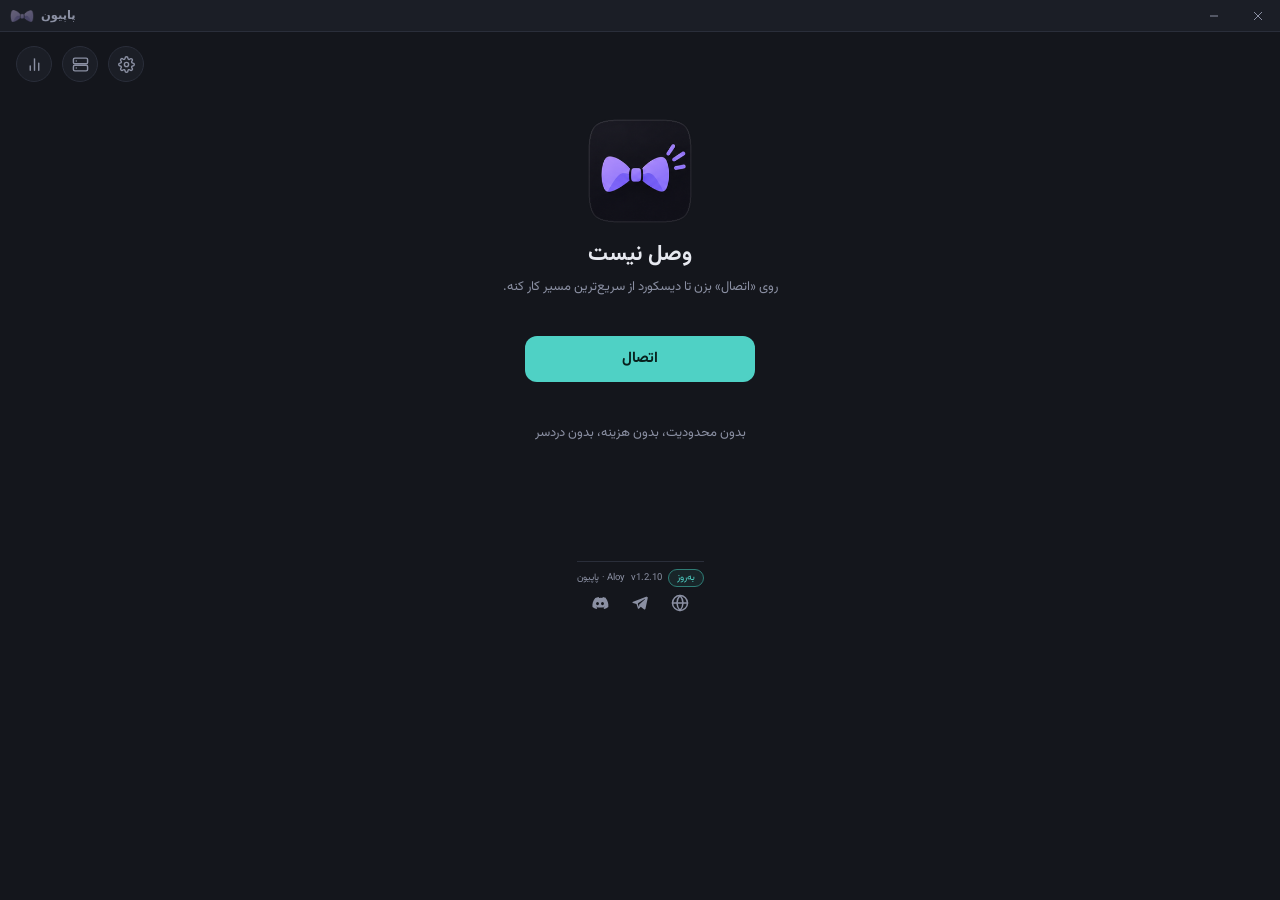
<file: papion-app.html>
<!doctype html>
<html lang="fa" dir="rtl">
<head>
<meta name="robots" content="noindex">
<meta charset="utf-8">
<script>
window.__papionErrors = [];
window.addEventListener("error", function(e){
  window.__papionErrors.push((e.message || "script error") + " @ line " + e.lineno + ":" + e.colno);
});
window.addEventListener("unhandledrejection", function(e){
  window.__papionErrors.push("promise: " + (e.reason && e.reason.message ? e.reason.message : e.reason));
});
</script>
<style>
  @import url('https://fonts.googleapis.com/css2?family=Vazirmatn:wght@400;500;600;700&display=swap');
  :root{
    --bg:#14161c; --panel:#1b1e26; --panel-alt:#20232d; --border:#2a2e3a;
    --text:#e7e9f0; --muted:#8b90a3; --dim:#5b5f6e;
    --accent:#4fd1c5; --accent-dim:#2f7d76; --indigo:#7c83fd;
    --warn:#e0a83e; --danger:#e0555f;
    --mono: ui-monospace,"SFMono-Regular",Menlo,Consolas,monospace;
    --sans-en: -apple-system,"Segoe UI",system-ui,Helvetica,Arial,sans-serif;
    --sans-fa: "Vazirmatn","Segoe UI",Tahoma,system-ui,sans-serif;
  }
  *{box-sizing:border-box;}
  html,body{margin:0;padding:0;height:100%;background:var(--bg);color:var(--text);
    font-family:var(--sans-en);font-size:13px;line-height:1.5;user-select:none;overflow:hidden;}
  body{display:flex;flex-direction:column;}
  html[lang="fa"] body{font-family:var(--sans-fa);}
  body.bg *{animation-play-state:paused !important;transition:none !important;}
  #titlebar{-webkit-app-region:drag;display:flex;align-items:center;justify-content:space-between;
    height:32px;flex-shrink:0;background:var(--panel);border-bottom:1px solid var(--border);
    direction:ltr;font-family:var(--sans-en);}
  #titlebarTitle{display:flex;align-items:center;gap:7px;font-size:11.5px;font-weight:600;
    color:var(--muted);padding-left:10px;}
  #titlebarTitle img{width:24px;height:24px;display:block;-webkit-user-drag:none;}
  #titlebarBtns{display:flex;-webkit-app-region:no-drag;height:100%;margin:0;padding:0;}
  .titlebar-btn{-webkit-app-region:no-drag;width:44px;height:100%;margin:0;padding:0;
    border:none;outline:none;background:none;color:var(--muted);cursor:pointer;
    display:flex;align-items:center;justify-content:center;}
  .titlebar-btn svg{width:10px;height:10px;display:block;pointer-events:none;}
  .titlebar-btn:hover{background:rgba(255,255,255,.08);color:var(--text);}
  .titlebar-btn.close:hover{background:#c42b1c;color:#fff;}
  #app{display:flex;flex:1;min-height:0;-webkit-app-region:no-drag;}
  .ltr{direction:ltr;unicode-bidi:isolate;display:inline-block;}
  
  ::-webkit-scrollbar{width:8px;height:8px;}
  ::-webkit-scrollbar-track{background:transparent;}
  ::-webkit-scrollbar-thumb{background:var(--border);border-radius:8px;border:2px solid var(--bg);background-clip:padding-box;}
  ::-webkit-scrollbar-thumb:hover{background:var(--dim);background-clip:padding-box;}
  
  .view{flex:1;min-width:0;display:none;overflow-y:auto;padding:22px 24px;position:relative;}
  .view.active{display:block;}
  [dir="rtl"] .view{direction:ltr;}
  [dir="rtl"] .view > *{direction:rtl;}
  #settingsBtn{flex:none;width:36px;height:36px;
    border-radius:50%;border:1px solid var(--border);background:var(--panel);color:var(--muted);
    cursor:pointer;display:flex;align-items:center;justify-content:center;}
  #settingsBtn:hover{color:var(--text);border-color:var(--indigo);}
  #settingsBtn svg{width:17px;height:17px;}
  .settings-header{display:flex;align-items:center;gap:10px;margin-bottom:18px;}
  #backBtn,#dnsBackBtn,#usageBackBtn{width:28px;height:28px;border-radius:50%;border:1px solid var(--border);
    background:var(--panel);color:var(--muted);cursor:pointer;display:flex;
    align-items:center;justify-content:center;flex-shrink:0;}
  #backBtn:hover,#dnsBackBtn:hover,#usageBackBtn:hover{color:var(--text);border-color:var(--indigo);}
  #backBtn svg,#dnsBackBtn svg,#usageBackBtn svg{width:14px;height:14px;}
  [dir="rtl"] #backBtn svg,[dir="rtl"] #dnsBackBtn svg,[dir="rtl"] #usageBackBtn svg{transform:scaleX(-1);}
  .panel-title{font-size:15px;font-weight:600;margin:0;}
  
  button:focus-visible,summary:focus-visible{outline:2px solid var(--indigo);outline-offset:2px;}
  #view-home{padding-top:75px;position:relative;overflow:hidden;}   
  #view-home.active{display:flex;flex-direction:column;}
  .home-top{position:absolute;top:14px;inset-inline:16px;z-index:40;pointer-events:none;
    display:flex;align-items:flex-start;gap:10px;}
  .home-top > *{pointer-events:auto;}
  .banners{flex:1;min-width:0;display:flex;flex-direction:column;gap:8px;}
  .home-wrap{flex:1 0 auto;margin:auto 0;display:flex;flex-direction:column;align-items:center;text-align:center;padding:6px 0 18px;}
  .update-banner{display:none;align-items:center;justify-content:space-between;gap:10px;
    background:rgba(224,168,62,.12);border:1px solid var(--warn);color:var(--text);
    border-radius:10px;padding:10px 12px;font-size:13px;line-height:1.7;}
  .update-banner.hidden{display:none;}
  .update-banner:not(.hidden){display:flex;}
  .update-banner-actions{display:flex;gap:6px;flex-shrink:0;}
  .banner-detail{display:block;color:var(--muted);font-size:11px;direction:ltr;text-align:left;margin-top:2px;}
  .banner-detail:empty{display:none;}
  .btn-mini{background:var(--warn);border:none;color:#241a04;border-radius:6px;padding:6px 12px;
    font-size:12px;cursor:pointer;font-family:inherit;font-weight:600;min-height:28px;}
  .btn-mini:hover{filter:brightness(1.08);}
  .btn-mini:disabled{opacity:.6;cursor:default;}
  .btn-mini.ghost{background:none;color:var(--warn);border:1px solid var(--warn);font-weight:400;
    padding:6px 10px;min-width:28px;}
  .update-banner.info{background:rgba(124,131,253,.12);border-color:var(--indigo);}
  .update-banner.info .btn-mini{background:var(--indigo);color:#0d0e24;}
  .update-banner.info .btn-mini.ghost{background:none;color:var(--indigo);border-color:var(--indigo);}
  .update-banner.danger{background:rgba(224,85,95,.12);border-color:var(--danger);}
  .banner-progress{margin-top:8px;height:4px;border-radius:2px;background:rgba(255,255,255,.12);overflow:hidden;}
  .banner-progress > span{display:block;height:100%;background:var(--warn);border-radius:2px;
    transition:width .25s ease;}
  .banner-progress.indeterminate > span{width:35% !important;animation:bp-slide 1.1s ease-in-out infinite;}
  @keyframes bp-slide{0%{transform:translateX(-100%);}100%{transform:translateX(285%);}}
  @media (prefers-reduced-motion:reduce){.banner-progress.indeterminate > span{animation:none;width:100% !important;}}
  .update-banner.danger .btn-mini{background:var(--danger);color:#2a0808;}
  .update-banner.danger .btn-mini.ghost{background:none;color:var(--danger);border-color:var(--danger);}
  
  .update-banner.app-update{gap:12px;padding:12px 12px 12px 14px;border-radius:14px;border-color:var(--indigo);
    background:linear-gradient(135deg,rgba(124,131,253,.32),rgba(79,209,197,.16)),var(--panel);
    box-shadow:0 8px 26px rgba(124,131,253,.30),0 0 0 1px rgba(124,131,253,.25);}
  .app-update .au-icon{position:relative;flex:none;width:36px;height:36px;border-radius:50%;
    background:var(--indigo);color:#0d0e24;display:flex;align-items:center;justify-content:center;}
  .app-update .au-icon svg{width:19px;height:19px;}
  .app-update .au-icon::after{content:"";position:absolute;inset:0;border-radius:50%;border:2px solid var(--indigo);
    animation:auPulse 2.2s ease-out infinite;}
  @keyframes auPulse{0%{transform:scale(1);opacity:.7;}100%{transform:scale(1.7);opacity:0;}}
  .app-update .au-text{flex:1;min-width:0;}
  .app-update .au-title{font-size:13.5px;font-weight:700;line-height:1.5;}
  .app-update .au-sub{font-size:11.5px;color:var(--muted);line-height:1.5;margin-top:1px;}
  .app-update .au-btn{display:flex;align-items:center;gap:6px;background:var(--indigo);color:#0d0e24;border:none;
    border-radius:9px;padding:8px 15px;font-size:13px;font-weight:700;font-family:inherit;cursor:pointer;
    transition:transform .15s,filter .15s;}
  .app-update .au-btn:hover{filter:brightness(1.1);transform:translateY(-1px);}
  .app-update .au-btn:active{transform:scale(.96);}
  .app-update .au-btn svg{width:14px;height:14px;}
  .app-update .btn-mini.ghost{border-color:rgba(124,131,253,.55);color:var(--indigo);}
  @media (prefers-reduced-motion:reduce){.app-update .au-icon::after{animation:none;opacity:0;}}
  
  .signal{position:relative;isolation:isolate;width:104px;height:104px;margin:6px 0 18px;flex:none;}
  .signal::before{content:"";position:absolute;inset:-20px;z-index:-1;border-radius:50%;pointer-events:none;
    background:radial-gradient(closest-side,rgba(124,92,250,.55),rgba(124,92,250,0));
    opacity:0;transform:scale(.8);transition:opacity .9s ease,transform .9s ease;}
  .signal .logo{position:absolute;inset:0;width:100%;height:100%;display:block;-webkit-user-drag:none;
    transition:opacity .6s cubic-bezier(.4,0,.2,1);}
  .signal .logo-on{opacity:0;}
  .signal.on .logo-on{opacity:1;}
  .signal.on::before{opacity:1;transform:scale(1);}
  .signal.on{animation:settle .7s cubic-bezier(.2,.8,.2,1);}
  .signal.busy::before{opacity:.5;transform:scale(.92);}
  .signal.busy .logo-on{animation:wake 1.8s ease-in-out infinite;}
  @keyframes wake{0%,100%{opacity:.08;}50%{opacity:.85;}}
  @keyframes settle{0%{transform:scale(.94);}55%{transform:scale(1.045);}100%{transform:scale(1);}}
  @keyframes textin{from{opacity:0;transform:translateY(5px);}to{opacity:1;transform:none;}}
  .hero-status.swap,.hero-sub.swap{animation:textin .4s ease both;}
  #titlebarTitle img{transition:opacity .6s ease,filter .6s ease;}
  body[data-state="off"] #titlebarTitle img,body[data-state="waiting"] #titlebarTitle img,body[data-state="nointernet"] #titlebarTitle img{opacity:.55;filter:saturate(.35);}
  @media (prefers-reduced-motion:reduce){
    .signal.busy .logo-on{animation:none;opacity:.5;}
    .signal.on{animation:none;}
    .hero-status.swap,.hero-sub.swap{animation:none;}
  }
  .hero-status{font-size:22px;font-weight:700;line-height:1.3;}
  .hero-sub{color:var(--muted);font-size:13px;line-height:1.7;margin-top:6px;max-width:440px;min-height:44px;}
  .btn-pill{margin-top:16px;min-width:230px;height:46px;padding:0 28px;border-radius:12px;
    font-family:inherit;font-size:15px;font-weight:700;cursor:pointer;
    background:var(--accent);color:#08201d;border:1px solid transparent;
    transition:background .35s,border-color .35s,color .35s;}
  .btn-pill:hover{filter:brightness(1.08);}
  .btn-pill.secondary{background:transparent;color:var(--text);border-color:#3a3f4e;}
  .btn-pill.secondary:hover{filter:none;border-color:var(--danger);color:#f28b93;}
  .slot{display:grid;justify-items:center;width:100%;max-width:340px;margin-top:22px;}
  .slot > *{grid-area:1/1;}
  .tagline{align-self:start;visibility:hidden;color:var(--muted);font-size:13px;line-height:1.7;padding-top:18px;}
  .tagline.show{visibility:visible;}
  
  .test-progress{align-self:start;visibility:hidden;width:100%;padding-top:18px;}
  .test-progress.show{visibility:visible;}
  .test-bar{height:5px;border-radius:3px;background:var(--panel-alt);overflow:hidden;}
  .test-bar > span{display:block;height:100%;width:0%;border-radius:3px;background:var(--indigo);
    transition:width .3s ease;}
  .test-counts{display:flex;justify-content:center;gap:16px;margin-top:9px;font-size:12.5px;color:var(--muted);}
  .test-counts b{font-variant-numeric:tabular-nums;font-weight:700;}
  .test-counts .ok b{color:var(--accent);}
  .test-counts .fail b{color:var(--danger);}
  @media (prefers-reduced-motion:reduce){.test-bar > span{transition:none;}}
  .retry-link{align-self:start;visibility:hidden;margin-top:6px;background:none;border:1px solid #3a3f4e;color:var(--text);
    border-radius:10px;padding:8px 18px;font-family:inherit;font-size:13px;cursor:pointer;transition:border-color .2s;}
  .retry-link.show{visibility:visible;}
  .retry-link:hover{border-color:var(--indigo);}
  .stat-list{width:100%;display:flex;flex-wrap:wrap;visibility:hidden;
    background:var(--panel);border:1px solid var(--border);border-radius:12px;}
  .stat-list.show{visibility:visible;}
  .stat-cell{flex:1;min-width:0;padding:10px 6px;text-align:center;}
  .stat-cell + .stat-cell{border-inline-start:1px solid var(--border);}
  .stat-cell .v{display:block;font-size:15px;font-weight:600;font-variant-numeric:tabular-nums;
    white-space:nowrap;line-height:21px;height:21px;overflow:visible;}
  .stat-cell .v .unit{font-size:10.5px;font-weight:500;color:var(--muted);margin-inline-start:3px;}
  .stat-cell .k{display:block;font-size:12px;color:var(--muted);margin-top:2px;}
  
  .stat-list{--c-down:#7c83fd;--c-up:#e0a83e;}      
  .live-strip{flex:0 0 100%;border-top:1px solid var(--border);padding:10px 12px 8px;}
  .live-k{display:flex;align-items:center;justify-content:center;gap:5px;}
  .live-k .arr{width:11px;height:11px;flex:none;fill:none;stroke-width:1.9;stroke-linecap:round;stroke-linejoin:round;}
  .live-k.down .arr{stroke:var(--c-down);}
  .live-k.up .arr{stroke:var(--c-up);transform:rotate(180deg);}
  .live-cap{display:flex;justify-content:space-between;gap:8px;direction:ltr;font-size:10.5px;color:var(--muted);
    margin-top:4px;font-variant-numeric:tabular-nums;}
  .live-chart{display:block;width:100%;height:44px;overflow:visible;}
  .live-chart .lbase{stroke:var(--border);stroke-width:1;vector-effect:non-scaling-stroke;}
  .live-chart .ll{fill:none;stroke-width:1.7;stroke-linejoin:round;stroke-linecap:round;vector-effect:non-scaling-stroke;}
  .live-chart .ll.down{stroke:var(--c-down);}
  .live-chart .ll.up{stroke:var(--c-up);}
  .live-chart .la{stroke:none;}
  .live-chart .la.down{fill:var(--c-down);opacity:.16;}
  .live-chart .la.up{fill:var(--c-up);opacity:.12;}
  pre#logbox{user-select:text;background:var(--panel);border:1px solid var(--border);border-radius:6px;padding:8px;
    font-size:10.5px;font-family:var(--mono);max-height:120px;overflow-y:auto;white-space:pre-wrap;
    margin-top:8px;color:var(--muted);display:none;direction:ltr;text-align:left;}
  pre#logbox.show{display:block;}
  
  .section-label{color:var(--muted);font-size:11.5px;font-weight:600;margin:20px 0 10px;
    padding-bottom:6px;border-bottom:1px solid var(--border);}
  .section-label:first-child{margin-top:0;}
  .btn{background:var(--indigo);border:none;color:#fff;border-radius:6px;padding:8px 14px;
    font-size:12px;cursor:pointer;width:100%;margin-top:8px;font-family:inherit;}
  .btn:hover{filter:brightness(1.1);}
  .btn.secondary{background:var(--panel-alt);color:var(--text);border:1px solid var(--border);}
  .btn.secondary:hover{border-color:var(--indigo);}
  .btn.danger{background:transparent;color:var(--danger);border:1px solid var(--danger);}
  .btn.danger:hover{background:var(--danger);color:#fff;}
  .field{margin-bottom:14px;}
  .field label{display:flex;align-items:center;justify-content:space-between;font-size:12px;cursor:pointer;gap:12px;}
  .field .desc{color:var(--muted);font-size:10.5px;margin-top:4px;line-height:1.5;}
  .service-grid{display:grid;grid-template-columns:1fr 1fr;gap:1px 14px;background:var(--panel);
    border:1px solid var(--border);border-radius:8px;padding:4px 12px;margin-bottom:14px;
    transition:opacity .15s;}
  .service-grid.disabled{opacity:.4;pointer-events:none;}
  .service-item{display:flex;align-items:center;justify-content:space-between;gap:8px;
    padding:7px 0;font-size:11.5px;border-bottom:1px solid var(--border);cursor:pointer;}
  .service-item:last-child{border-bottom:none;}
  .service-item:nth-last-child(2):nth-child(odd){border-bottom:none;}
  .svc-name{display:flex;align-items:center;gap:6px;min-width:0;}
  .info-btn{background:none;border:none;padding:1px;margin:0;color:var(--muted);cursor:pointer;
    display:flex;flex-shrink:0;}
  .info-btn:hover,.info-btn[aria-expanded="true"]{color:var(--text);}
  .info-btn svg{width:13px;height:13px;}
  .info-pop{position:fixed;z-index:90;max-width:290px;background:var(--panel-alt);
    border:1px solid var(--border);border-radius:8px;padding:10px 12px;font-size:11px;
    line-height:1.75;color:var(--text);white-space:pre-line;text-align:start;
    box-shadow:0 8px 24px -6px rgba(0,0,0,.55);}
  .service-item span{overflow:hidden;text-overflow:ellipsis;white-space:nowrap;}
  .service-item input[type=checkbox]{accent-color:var(--accent);width:14px;height:14px;flex-shrink:0;cursor:pointer;}
  textarea, input[type=number]{width:100%;background:var(--panel);border:1px solid var(--border);
    color:var(--text);border-radius:6px;padding:8px;font-size:11px;font-family:var(--mono);direction:ltr;text-align:left;}
  textarea{height:64px;resize:none;}
  .switch{position:relative;width:32px;height:18px;flex-shrink:0;}
  .switch input{opacity:0;width:0;height:0;}
  .slider{position:absolute;inset:0;background:var(--border);border-radius:20px;cursor:pointer;transition:.15s;}
  .slider:before{content:"";position:absolute;width:12px;height:12px;inset-inline-start:3px;top:3px;background:#fff;
    border-radius:50%;transition:.15s;}
  input:checked + .slider{background:var(--accent-dim);}
  input:checked + .slider:before{background:var(--accent);inset-inline-start:17px;}
  .row-2{display:flex;gap:10px;}
  .row-2 .btn{margin-top:0;}
  .home-footer{display:flex;flex-direction:column;align-items:center;gap:4px;
    margin-top:10px;padding-top:7px;border-top:1px solid var(--border);}
  .home-footer-label{font-size:9.5px;color:var(--muted);}
  .home-version{display:flex;align-items:center;justify-content:center;flex-wrap:wrap;gap:6px;
    font-size:9.5px;color:var(--muted);font-variant-numeric:tabular-nums;direction:ltr;}
  .ver-tag{font-size:9.5px;line-height:1.6;padding:0 8px;border-radius:999px;border:1px solid var(--border);
    font-family:inherit;background:none;color:var(--muted);unicode-bidi:plaintext;cursor:default;}
  .ver-tag.ok{color:var(--accent);border-color:var(--accent-dim);background:rgba(79,209,197,.08);}
  .ver-tag.behind{color:var(--warn);border-color:var(--warn);background:rgba(224,168,62,.10);cursor:pointer;font-weight:600;}
  .ver-tag.behind:hover{filter:brightness(1.15);}
  .ver-tag.retry{cursor:pointer;}
  .ver-tag.retry:hover{color:var(--text);border-color:var(--indigo);}
  .home-footer-links{display:flex;gap:16px;}
  
  @media (max-height:648px){
    #view-home{padding-top:62px;padding-bottom:16px;}
    .home-wrap{padding-bottom:10px;}
    .signal{width:88px;height:88px;margin:4px 0 12px;}
    .btn-pill{margin-top:12px;}
    .slot{margin-top:16px;}
    .live-chart{height:36px;}
    .home-footer{margin-top:8px;}
  }
  @media (max-height:584px){
    #view-home{padding-top:58px;padding-bottom:12px;}
    .home-wrap{padding:0 0 6px;}
    .signal{width:80px;height:80px;margin:2px 0 10px;}
    .signal::before{inset:-16px;}
    .hero-status{font-size:21px;}
    .hero-sub{line-height:1.55;min-height:40px;margin-top:4px;}
    .btn-pill{margin-top:10px;height:44px;}
    .slot{margin-top:12px;}
    .tagline,.test-progress{padding-top:12px;}
    .stat-cell{padding:8px 6px;}
    .live-strip{padding:8px 12px 6px;}
    .live-chart{height:30px;}
    .live-cap{margin-top:3px;}
    .home-footer{margin-top:6px;padding-top:5px;gap:3px;}
  }
  .footer-link-btn{background:none;border:none;padding:3px;color:var(--muted);
    cursor:pointer;display:flex;align-items:center;justify-content:center;transition:color .15s,transform .15s;}
  .footer-link-btn:hover{color:var(--text);transform:translateY(-1px);}
  .footer-link-btn svg{width:18px;height:18px;}
  .card-mini{display:flex;justify-content:space-between;font-size:11.5px;background:var(--panel);
    border:1px solid var(--border);border-radius:6px;padding:9px 11px;margin-bottom:8px;}
  .card-mini span:first-child{color:var(--muted);}
  .card-mini span:last-child{font-family:var(--mono);direction:ltr;}
  .seg{display:flex;background:var(--panel);border:1px solid var(--border);border-radius:8px;padding:3px;gap:3px;}
  .seg button{flex:1;background:none;border:none;color:var(--muted);padding:7px 0;border-radius:6px;
    font-size:11.5px;cursor:pointer;font-family:inherit;}
  .seg button.active{background:var(--indigo);color:#fff;}
  #advToggle{display:flex;align-items:center;justify-content:center;gap:6px;width:100%;
    background:none;border:none;color:var(--indigo);font-size:11.5px;cursor:pointer;
    padding:10px 0;margin-top:6px;font-family:inherit;}
  #advToggle svg{width:12px;height:12px;transition:transform .15s;}
  #advToggle.open svg{transform:rotate(180deg);}
  #advancedBox{display:none;}
  #advancedBox.open{display:block;}
  .hidden{display:none !important;}
  #rpcWarn{position:fixed;inset:0;z-index:900;background:rgba(10,4,6,.8);display:none;
    align-items:center;justify-content:center;padding:14px;-webkit-app-region:no-drag;}
  #rpcWarn.open{display:flex;}
  .rpc-card{width:100%;max-width:400px;max-height:100%;overflow-y:auto;background:var(--panel);
    border:1px solid var(--danger);border-radius:12px;padding:14px 18px 14px;text-align:center;
    box-shadow:0 0 0 1px rgba(224,85,95,.25),0 12px 40px -8px rgba(224,85,95,.45);}
  .rpc-card .rpc-icon{font-size:26px;line-height:1;margin-bottom:6px;color:var(--danger);}
  .rpc-card h2{margin:0 0 10px;font-size:15px;color:var(--danger);}
  .rpc-card p{margin:0 0 10px;font-size:11.5px;line-height:1.85;color:var(--text);}
  .rpc-card p.speech{color:var(--muted);}
  .rpc-card p.privacy{color:var(--muted);font-size:11.5px;}
  .rpc-bar{height:3px;background:var(--panel-alt);border-radius:2px;overflow:hidden;margin:4px 0 12px;}
  .rpc-bar span{display:block;height:100%;width:100%;background:var(--danger);}
  .rpc-actions{display:flex;gap:8px;justify-content:center;flex-wrap:wrap;}
  .rpc-actions .btn:disabled{opacity:.45;cursor:not-allowed;}
  
  #adminModal{position:fixed;inset:0;z-index:930;background:rgba(6,7,10,.78);display:none;
    align-items:center;justify-content:center;padding:14px;-webkit-app-region:no-drag;}
  #adminModal.open{display:flex;}
  .admin-card{width:100%;max-width:400px;max-height:100%;overflow-y:auto;background:var(--panel);
    border:1px solid var(--warn);border-radius:12px;padding:18px 20px 16px;text-align:center;
    box-shadow:0 0 0 1px rgba(224,168,62,.2),0 12px 40px -8px rgba(224,168,62,.35);}
  .admin-card .admin-icon{font-size:24px;line-height:1;margin-bottom:8px;color:var(--warn);}
  .admin-card .ann-actions .btn:disabled{opacity:.45;cursor:not-allowed;}
  
  #settingsBar{position:fixed;left:0;right:0;bottom:0;z-index:80;
    display:flex;align-items:center;justify-content:space-between;gap:14px;flex-wrap:wrap;
    padding:12px 20px;background:var(--panel);border-top:1px solid var(--warn);
    box-shadow:0 -8px 24px -8px rgba(0,0,0,.5);
    transform:translateY(100%);visibility:hidden;pointer-events:none;
    transition:transform .18s ease,visibility 0s .18s;}
  #settingsBar.show{transform:translateY(0);visibility:visible;pointer-events:auto;transition:transform .18s ease,visibility 0s;}
  #settingsBar span{font-size:12px;color:var(--text);}
  .settings-bar-actions{display:flex;gap:8px;flex-shrink:0;}
  .settings-bar-actions .btn{margin-top:0;padding:8px 16px;font-size:12px;}
  #view-settings.has-unsaved-bar{padding-bottom:76px;}
  
  #unsavedModal{position:fixed;inset:0;z-index:940;background:rgba(6,7,10,.78);display:none;
    align-items:center;justify-content:center;padding:14px;-webkit-app-region:no-drag;}
  #unsavedModal.open{display:flex;}
  .confirm-card{width:100%;max-width:360px;max-height:100%;overflow-y:auto;background:var(--panel);
    border:1px solid var(--border);border-radius:12px;padding:18px 20px 16px;text-align:center;
    box-shadow:0 12px 40px -8px rgba(0,0,0,.6);}
  .confirm-actions-stack{flex-direction:column;}
  .confirm-actions-stack .btn{width:100%;}
  
  #annModal{position:fixed;inset:0;z-index:880;background:rgba(6,7,10,.78);display:none;
    align-items:center;justify-content:center;padding:14px;opacity:0;transition:opacity .25s;
    -webkit-app-region:no-drag;}
  #annModal.open{display:flex;}
  #annModal.show{opacity:1;}
  .ann-card{width:100%;max-width:400px;max-height:100%;overflow-y:auto;background:var(--panel);
    border:1px solid var(--border);border-radius:12px;padding:18px 20px 16px;text-align:center;
    box-shadow:0 12px 40px -8px rgba(0,0,0,.6);}
  .ann-card.warning{border-color:var(--warn);box-shadow:0 0 0 1px rgba(224,168,62,.2),0 12px 40px -8px rgba(224,168,62,.35);}
  .ann-card.critical{border-color:var(--danger);box-shadow:0 0 0 1px rgba(224,85,95,.25),0 12px 40px -8px rgba(224,85,95,.45);}
  .ann-card{position:relative;padding-top:34px;}
  .ann-close{position:absolute;top:10px;inset-inline-end:10px;width:26px;height:26px;
    border-radius:50%;border:none;background:none;color:var(--muted);font-size:17px;line-height:1;
    cursor:pointer;display:flex;align-items:center;justify-content:center;transition:color .15s,background .15s;}
  .ann-close:hover{color:var(--text);background:rgba(255,255,255,.06);}
  .ann-title{font-size:15px;font-weight:700;margin-bottom:8px;line-height:1.5;}
  .ann-title.hidden{display:none;}
  .ann-body{font-size:12.5px;line-height:1.9;color:#c3c7d6;white-space:pre-line;}
  .ann-counter{margin-top:10px;font-size:11px;color:var(--muted);}
  .ann-counter.hidden{display:none;}
  .ann-actions{display:flex;gap:8px;justify-content:center;flex-wrap:wrap;margin-top:16px;}
  .ann-actions:empty{margin-top:0;}
  #tour{position:fixed;inset:0;z-index:950;display:none;overflow:hidden;opacity:0;transition:opacity .3s;}
  #tour,#tour *{-webkit-app-region:no-drag;}
  #tour.open{display:block;}
  #tour.show{opacity:1;}
  #tourSpot{position:absolute;pointer-events:none;border-radius:18px;outline:2px solid var(--indigo);
    box-shadow:0 0 26px 2px rgba(124,131,253,.4),0 0 0 9999px rgba(6,7,10,.8);
    transition:left .45s cubic-bezier(.4,0,.2,1),top .45s cubic-bezier(.4,0,.2,1),width .45s cubic-bezier(.4,0,.2,1),
      height .45s cubic-bezier(.4,0,.2,1),border-radius .45s,outline-color .3s,box-shadow .45s;}
  #tourSpot.none{outline-color:transparent;box-shadow:0 0 26px 2px rgba(124,131,253,0),0 0 0 9999px rgba(6,7,10,.8);}
  #tourCard{position:absolute;width:min(340px,calc(100vw - 28px));background:var(--panel);
    border:1px solid var(--border);border-radius:14px;padding:16px 18px 12px;text-align:start;
    box-shadow:0 18px 48px -8px rgba(0,0,0,.65);
    transition:left .45s cubic-bezier(.4,0,.2,1),top .45s cubic-bezier(.4,0,.2,1);}
  #tourCard::before{content:"";display:none;position:absolute;width:12px;height:12px;background:var(--panel);
    left:var(--cx,50%);transform:translateX(-50%) rotate(45deg);border:1px solid var(--border);}
  #tourCard[data-mode="below"]::before{display:block;top:-7px;border-right:none;border-bottom:none;}
  #tourCard[data-mode="above"]::before{display:block;bottom:-7px;border-left:none;border-top:none;}
  .tour-logo{display:none;width:60px;height:60px;margin:0 auto 10px;}
  #tourCard[data-welcome] .tour-logo{display:block;}
  #tourCard[data-welcome] .tour-title,#tourCard[data-welcome] .tour-body{text-align:center;}
  .tour-title{font-size:16px;font-weight:700;margin-bottom:6px;line-height:1.5;}
  .tour-body{font-size:13px;line-height:1.9;color:#c3c7d6;}
  .tour-dots{display:flex;gap:6px;justify-content:center;margin:14px 0 8px;}
  .tour-dots i{width:6px;height:6px;border-radius:3px;background:var(--border);transition:width .3s,background .3s;}
  .tour-dots i.on{width:18px;background:var(--indigo);}
  .tour-actions{display:flex;align-items:center;gap:8px;}
  .tour-actions .btn{width:auto;min-width:88px;margin:0;padding:10px 18px;font-size:13px;}
  .tour-spacer{flex:1;}
  .tour-skip{background:none;border:none;color:var(--muted);font-family:inherit;font-size:12.5px;cursor:pointer;
    padding:10px 4px;border-radius:6px;}
  .tour-skip:hover{color:var(--text);}
  @media (prefers-reduced-motion:reduce){
    #tour,#tourSpot,#tourCard,.tour-dots i{transition:none;}
  }
  #loadingOverlay{position:fixed;inset:0;background:var(--bg);z-index:999;-webkit-app-region:no-drag;
    display:flex;align-items:center;justify-content:center;transition:opacity .25s;}
  #loadingOverlay.fade-out{opacity:0;pointer-events:none;}
  .spinner{width:34px;height:34px;border-radius:50%;
    border:3px solid var(--border);border-top-color:var(--accent);
    animation:spin .8s linear infinite;}
  @keyframes spin{to{transform:rotate(360deg);}}
  .modal-overlay{position:fixed;inset:0;background:rgba(0,0,0,.55);z-index:1000;-webkit-app-region:no-drag;
    display:flex;align-items:center;justify-content:center;}
  .modal-overlay.hidden{display:none;}
  .modal-box{background:var(--panel);border:1px solid var(--border);border-radius:10px;
    padding:18px;max-width:280px;text-align:center;}
  .modal-text{font-size:12.5px;margin-bottom:14px;line-height:1.6;}
  .modal-actions{display:flex;gap:8px;}
  .modal-actions .btn{margin-top:0;}
  
  #view-settings{padding-bottom:30px;}
  .sec-head{display:flex;align-items:center;gap:8px;margin:22px 4px 10px;color:var(--muted);
    font-size:11.5px;font-weight:700;}
  .sec-head::before{content:"";width:6px;height:6px;border-radius:50%;background:var(--accent);flex:none;}
  .settings-header + .sec-head{margin-top:4px;}
  .card{background:var(--panel);border:1px solid var(--border);border-radius:14px;overflow:hidden;}
  .card .item{padding:0 14px;}
  .card .item + .item{border-top:1px solid var(--border);}
  .row{display:flex;align-items:center;gap:12px;padding:11px 0;min-height:50px;}
  label.row{cursor:pointer;}
  .row-icon{flex:none;width:30px;height:30px;border-radius:9px;display:flex;align-items:center;justify-content:center;}
  .row-icon svg{width:16px;height:16px;fill:none;stroke:currentColor;stroke-width:2;stroke-linecap:round;stroke-linejoin:round;}
  .i-teal{background:rgba(79,209,197,.13);color:var(--accent);}
  .i-violet{background:rgba(124,131,253,.14);color:var(--indigo);}
  .i-amber{background:rgba(224,168,62,.14);color:var(--warn);}
  .row-text{flex:1;min-width:0;display:flex;flex-direction:column;gap:2px;}
  .row-title{font-size:13px;font-weight:600;line-height:1.5;}
  .row-sub{display:block;font-size:11px;font-weight:400;color:var(--muted);line-height:1.7;}
  .row-extra{padding:0 0 12px;}
  .row-extra .row{min-height:0;padding:4px 0 6px;}
  .row-sub.warn{color:var(--warn);}
  .mini-btn{flex:none;padding:5px 14px;border-radius:8px;border:1px solid var(--border);background:var(--panel-alt);color:var(--text);
    font-family:inherit;font-size:12px;font-weight:600;cursor:pointer;transition:border-color .15s,background .15s,transform .12s;}
  .mini-btn:hover{border-color:var(--accent);}
  .mini-btn:active{transform:scale(.96);}
  .row input.num{width:96px;flex:none;padding:7px 8px;text-align:center;font-size:12px;border-radius:8px;}
  .kv{font-family:var(--mono);font-size:12px;color:var(--muted);}
  .seg-sm{padding:2px;border-radius:9px;flex:none;}
  .seg-sm button{padding:5px 13px;font-size:11.5px;}
  .seg button{transition:background .18s,color .18s;}
  
  .switch{width:38px;height:22px;}
  .slider{transition:background .2s;}
  .slider:before{width:16px;height:16px;top:3px;inset-inline-start:3px;transition:inset-inline-start .2s cubic-bezier(.3,.7,.3,1),background .2s;}
  input:checked + .slider{background:var(--accent-dim);}
  input:checked + .slider:before{inset-inline-start:19px;background:var(--accent);}
  .switch input:focus-visible + .slider{outline:2px solid var(--indigo);outline-offset:2px;}
  
  .mode-cards{display:grid;grid-template-columns:repeat(auto-fit,minmax(176px,1fr));gap:10px;}
  .mode-card{position:relative;text-align:start;display:flex;flex-direction:column;gap:4px;
    background:var(--panel);border:1px solid var(--border);border-radius:14px;padding:13px 14px 12px;
    color:var(--text);font-family:inherit;cursor:pointer;
    transition:border-color .2s,background .2s,transform .12s;}
  .mode-card:hover{border-color:#3a3f4e;}
  .mode-card:active{transform:scale(.99);}
  .mode-card.active{border-color:var(--accent);background:linear-gradient(180deg,rgba(79,209,197,.11),rgba(79,209,197,.03));}
  .mode-title{font-size:13px;font-weight:700;padding-inline-end:24px;line-height:1.5;}
  .mode-sub{font-size:11px;color:var(--muted);line-height:1.7;}
  .mode-dot{position:absolute;top:13px;inset-inline-end:13px;width:16px;height:16px;border-radius:50%;
    border:2px solid var(--border);transition:border-color .2s,background .2s;}
  .mode-card.active .mode-dot{border-color:var(--accent);
    background:radial-gradient(circle,var(--accent) 0 36%,transparent 40%);}
  
  .svc-picker{margin-top:12px;background:var(--panel);border:1px solid var(--border);border-radius:14px;
    padding:12px;transition:opacity .25s,filter .25s;}
  .svc-picker.disabled{opacity:.36;filter:saturate(.3);pointer-events:none;}
  .lock-banner{display:flex;align-items:center;gap:12px;margin:0 0 14px;padding:12px 14px;border-radius:14px;
    border:1px solid var(--danger);background:rgba(224,85,95,.10);}
  .lock-banner.hidden{display:none;}
  .lock-ic{flex:none;width:34px;height:34px;border-radius:50%;background:var(--danger);color:#2a0808;display:flex;align-items:center;justify-content:center;}
  .lock-ic svg{width:18px;height:18px;}
  .lock-text{flex:1;min-width:0;}
  .lock-title{font-size:13px;font-weight:700;line-height:1.5;}
  .lock-sub{font-size:11.5px;color:var(--muted);line-height:1.55;margin-top:1px;}
  .update-locked .mode-card:disabled{cursor:not-allowed;opacity:.7;}
  .update-locked .svc-picker .svc-tile{cursor:not-allowed;}
  .update-locked .svc-picker .svc-grid{opacity:.8;}
  .update-locked .switch:has(#s_discordrpc){opacity:.6;cursor:not-allowed;}
  .update-locked #s_discordrpc{cursor:not-allowed;}
  .svc-toolbar{display:flex;gap:8px;align-items:center;}
  .svc-search{position:relative;flex:1;min-width:0;}
  .svc-search svg{position:absolute;top:50%;inset-inline-start:11px;width:14px;height:14px;
    transform:translateY(-50%);color:var(--dim);pointer-events:none;}
  #svcSearch{width:100%;height:34px;padding:0 10px;padding-inline-start:33px;font-family:inherit;font-size:12px;
    unicode-bidi:plaintext;text-align:start;background:var(--bg);border:1px solid var(--border);
    border-radius:9px;color:var(--text);user-select:text;outline:none;transition:border-color .15s;}
  #svcSearch:focus{border-color:var(--indigo);}
  #svcSearch::placeholder{color:var(--dim);}
  .svc-toggle-all{flex:none;height:34px;padding:0 13px;border-radius:9px;border:1px solid var(--border);
    background:var(--panel-alt);color:var(--text);font-family:inherit;font-size:12px;font-weight:600;
    cursor:pointer;white-space:nowrap;transition:border-color .15s,background .15s;}
  .svc-toggle-all:hover{border-color:var(--accent);}
  .svc-toggle-all:disabled{opacity:.4;cursor:default;border-color:var(--border);}
  .svc-count{margin:11px 2px 9px;font-size:11.5px;color:var(--muted);}
  .svc-grid{display:grid;grid-template-columns:repeat(auto-fill,minmax(196px,1fr));gap:8px;}
  .svc-tile{position:relative;display:flex;align-items:center;gap:8px;min-width:0;padding:8px 9px;
    background:var(--bg);border:1px solid var(--border);border-radius:11px;cursor:pointer;
    transition:border-color .15s,background .15s,transform .12s;}
  .svc-tile:hover{border-color:#3a3f4e;}
  .svc-tile:active{transform:scale(.985);}
  .svc-tile.on{border-color:var(--accent-dim);background:rgba(79,209,197,.08);}
  .svc-tile.filtered{display:none;}
  .svc-tile:focus-within{outline:2px solid var(--indigo);outline-offset:1px;}
  .svc-tile input{position:absolute;opacity:0;pointer-events:none;width:0;height:0;}
  .svc-badge{flex:none;width:26px;height:26px;border-radius:8px;display:flex;align-items:center;
    justify-content:center;color:#fff;font-weight:700;font-size:13px;font-family:var(--sans-en);
    text-shadow:0 1px 1px rgba(0,0,0,.25);}
  .svc-badge svg{width:16px;height:16px;fill:#fff;display:block;}
  
  .rpc-nudge{--ease:cubic-bezier(.22,.8,.3,1);display:flex;align-items:center;gap:10px;width:100%;max-width:340px;margin-top:14px;padding:9px 11px;
    max-height:96px;overflow:hidden;border:1px solid var(--accent-dim);border-radius:14px;text-align:start;opacity:1;transform:none;
    background:linear-gradient(135deg,rgba(79,209,197,.17),rgba(124,131,253,.15));box-shadow:0 0 0 1px rgba(79,209,197,.06),0 6px 18px -8px rgba(79,209,197,.45);
    transition:max-height .55s var(--ease),margin-top .55s var(--ease),padding .55s var(--ease),opacity .4s ease,transform .55s var(--ease),
      border-color .4s ease,box-shadow .4s ease,background .5s ease,visibility 0s;}
  .rpc-nudge.collapsed{max-height:0;margin-top:0;padding-top:0;padding-bottom:0;opacity:0;transform:translateY(-10px) scale(.97);
    border-color:transparent;box-shadow:none;pointer-events:none;visibility:hidden;
    transition:max-height .55s var(--ease),margin-top .55s var(--ease),padding .55s var(--ease),opacity .4s ease,transform .55s var(--ease),
      border-color .4s ease,box-shadow .4s ease,visibility 0s linear .55s;}
  .rpc-ic{position:relative;flex:none;width:30px;height:30px;border-radius:50%;background:var(--accent);color:#0c1a19;
    animation:rpcglow 2.6s ease-in-out infinite;transition:background .4s ease,transform .4s var(--ease);}
  .rpc-ic svg{position:absolute;inset:6.5px;width:17px;height:17px;transition:opacity .3s ease,transform .45s var(--ease);}
  .rpc-ic .ic-check{opacity:0;transform:scale(.4) rotate(-25deg);}
  .rpc-text{flex:1;min-width:0;font-size:11.5px;font-weight:600;line-height:1.55;color:var(--text);transition:opacity .25s ease;}
  .rpc-text.fading{opacity:0;}
  .rpc-btn{flex:none;max-width:130px;overflow:hidden;white-space:nowrap;border:none;border-radius:9px;padding:6px 14px;background:var(--accent);color:#0c1a19;
    font-family:inherit;font-size:11.5px;font-weight:700;cursor:pointer;
    transition:max-width .4s var(--ease),padding .4s var(--ease),margin .4s var(--ease),opacity .25s ease,transform .12s,filter .15s;}
  .rpc-btn:hover{filter:brightness(1.1);}
  .rpc-btn:active{transform:scale(.95);}
  .rpc-nudge.done{background:linear-gradient(135deg,rgba(79,209,197,.26),rgba(79,209,197,.12));}
  .rpc-nudge.done .rpc-ic{animation:none;transform:scale(1.06);}
  .rpc-nudge.done .ic-globe{opacity:0;transform:scale(.4) rotate(25deg);}
  .rpc-nudge.done .ic-check{opacity:1;transform:none;}
  .rpc-nudge.done .rpc-btn{max-width:0;padding-left:0;padding-right:0;margin-inline-start:-10px;opacity:0;pointer-events:none;}
  @keyframes rpcglow{0%,100%{box-shadow:0 0 0 0 rgba(79,209,197,.45);}50%{box-shadow:0 0 0 6px rgba(79,209,197,0);}}
  @media (prefers-reduced-motion: reduce){.rpc-nudge,.rpc-nudge *{transition:none !important;animation:none !important;}}
  .ver-row{gap:8px;}
  .ver-status{flex:none;font:inherit;font-size:10.5px;line-height:1.6;padding:1px 9px;border-radius:999px;border:1px solid var(--border);
    background:none;color:var(--muted);cursor:default;white-space:nowrap;unicode-bidi:plaintext;}
  .ver-status.ok{color:var(--accent);border-color:var(--accent-dim);background:rgba(79,209,197,.08);}
  .ver-status.behind{color:var(--warn);border-color:var(--warn);background:rgba(224,168,62,.10);cursor:pointer;font-weight:600;}
  .ver-status.err{cursor:pointer;}
  .ver-status.busy{opacity:.75;}
  .icon-mini{flex:none;width:26px;height:26px;border-radius:8px;border:1px solid var(--border);background:var(--panel-alt);color:var(--muted);
    display:flex;align-items:center;justify-content:center;cursor:pointer;padding:0;}
  .icon-mini svg{width:13px;height:13px;stroke:currentColor;fill:none;stroke-width:2;stroke-linecap:round;stroke-linejoin:round;}
  .icon-mini:hover{color:var(--text);border-color:var(--accent);}
  .icon-mini.spin svg{animation:verspin 1s linear infinite;}
  @keyframes verspin{to{transform:rotate(360deg);}}
  .sub-input{width:100%;min-height:64px;resize:vertical;padding:8px 10px;border-radius:10px;border:1px solid var(--border);
    background:var(--panel-alt);color:var(--text);font-family:var(--mono);font-size:11px;line-height:1.5;user-select:text;
    direction:ltr;text-align:left;}
  .sub-input:focus{outline:none;border-color:var(--accent);}
  .sub-input::placeholder{color:var(--dim);}
  .svc-label{flex:0 1 auto;min-width:0;font-size:11.5px;font-weight:500;overflow:hidden;text-overflow:ellipsis;
    white-space:nowrap;direction:ltr;}
  .svc-tile .info-btn{margin-inline-start:-2px;}
  .svc-check{flex:none;margin-inline-start:auto;width:17px;height:17px;border-radius:50%;border:1.5px solid var(--border);
    display:flex;align-items:center;justify-content:center;transition:background .18s,border-color .18s;}
  .svc-check svg{width:11px;height:11px;fill:none;stroke:#08201d;stroke-width:2.4;stroke-linecap:round;
    stroke-linejoin:round;opacity:0;transform:scale(.4);transition:opacity .15s,transform .2s cubic-bezier(.3,.9,.3,1.4);}
  .svc-tile.on .svc-check{background:var(--accent);border-color:var(--accent);}
  .svc-tile.on .svc-check svg{opacity:1;transform:scale(1);}
  .svc-empty{padding:18px 0 8px;text-align:center;color:var(--muted);font-size:12px;}
  .callout{display:flex;gap:10px;align-items:flex-start;margin-top:12px;padding:11px 13px;border-radius:12px;
    background:rgba(224,168,62,.10);border:1px solid rgba(224,168,62,.38);font-size:11.5px;line-height:1.85;}
  .callout svg{flex:none;width:16px;height:16px;margin-top:3px;color:var(--warn);}
  .callout.hidden{display:none;}
  .tun-block{margin-top:26px;}
  .tun-block .callout{margin-top:10px;}
  .tg-card{margin-top:18px;padding:14px 14px 12px;border-radius:14px;border:1px solid rgba(38,165,228,.35);
    background:linear-gradient(135deg,rgba(38,165,228,.10),rgba(124,131,253,.05));animation:swapIn .35s cubic-bezier(.2,.8,.2,1);}
  .tg-card.hidden,.tg-warn.hidden{display:none;}
  .tg-head{display:flex;gap:12px;align-items:flex-start;}
  .tg-ic{flex:none;width:34px;height:34px;border-radius:10px;background:#26a5e4;color:#fff;display:flex;align-items:center;justify-content:center;}
  .tg-ic svg{width:17px;height:17px;}
  .tg-title{font-size:13px;font-weight:700;margin-bottom:2px;}
  .tg-sub{font-size:11.5px;color:var(--muted);line-height:1.85;}
  .tg-warn{display:flex;align-items:center;justify-content:space-between;gap:10px;margin-top:10px;padding:9px 11px;border-radius:10px;
    background:rgba(224,168,62,.10);border:1px solid rgba(224,168,62,.38);font-size:11.5px;line-height:1.7;}
  .tg-actions{display:flex;gap:8px;margin-top:12px;}
  .tg-actions .btn{margin-top:0;padding:9px 12px;font-size:12.5px;}
  .tg-actions .btn:disabled{opacity:.45;cursor:default;}
  .tg-addr{margin-top:9px;font-family:var(--mono);font-size:11px;color:var(--muted);text-align:start;}
  #advToggle{margin-top:14px;}
  #advancedBox .btn{margin-top:8px;}
  .settings-bar-actions .btn{width:auto;white-space:nowrap;}
  .settings-footer{margin-top:22px;}
  .settings-footer .btn{margin-top:0;padding:10px 14px;}
  
  .signal .ring{position:absolute;inset:0;border-radius:26%;z-index:-1;pointer-events:none;opacity:0;
    border:2px solid rgba(124,92,250,.6);}
  .signal.busy{animation:breathe 2.6s ease-in-out infinite;}
  .signal.busy .ring{animation:ripple 2.4s cubic-bezier(.2,.6,.3,1) infinite;will-change:transform,opacity;}
  .signal.busy .ring.r2{animation-delay:.8s;}
  .signal.busy .ring.r3{animation-delay:1.6s;}
  .signal.on .ring{border-color:rgba(79,209,197,.75);}
  .signal.on .ring.r1{animation:burst 1.1s ease-out 1 both;}
  @keyframes breathe{0%,100%{transform:scale(1);}50%{transform:scale(1.045);}}
  @keyframes ripple{0%{transform:scale(.92);opacity:.5;}100%{transform:scale(1.85);opacity:0;}}
  @keyframes burst{0%{transform:scale(.95);opacity:.8;}100%{transform:scale(1.7);opacity:0;}}
  .btn-pill.busy{position:relative;overflow:hidden;}
  .btn-pill.busy::after{content:"";position:absolute;inset:0;pointer-events:none;
    background:linear-gradient(100deg,transparent 25%,rgba(124,131,253,.28) 50%,transparent 75%);
    transform:translateX(-100%);animation:sweep 1.7s ease-in-out infinite;}
  .test-bar > span{position:relative;overflow:hidden;}
  .test-bar > span::after{content:"";position:absolute;inset:0;
    background:linear-gradient(90deg,transparent,rgba(255,255,255,.4),transparent);
    transform:translateX(-100%);animation:sweep 1.3s linear infinite;}
  @keyframes sweep{to{transform:translateX(100%);}}
  @media (prefers-reduced-motion:reduce){
    .signal.busy,.signal.busy .ring,.signal.on .ring.r1,.btn-pill.busy::after,.test-bar > span::after{animation:none !important;}
    .signal .ring{display:none;}
  }
  
  :root{--dir:1;--nav:1;}
  html[dir="rtl"]{--dir:-1;}
  .view.active{animation:viewIn .3s cubic-bezier(.2,.75,.2,1) both;}
  .view.leaving{animation:viewOut .11s ease-in both;}
  @keyframes viewIn{from{opacity:0;transform:translateX(calc(var(--dir) * var(--nav) * 18px));}to{opacity:1;transform:none;}}
  @keyframes viewOut{from{opacity:1;transform:none;}to{opacity:0;transform:translateX(calc(var(--dir) * var(--nav) * -10px));}}
  #backBtn,#dnsBackBtn,#usageBackBtn{position:relative;
    transition:transform .2s cubic-bezier(.3,.7,.2,1),border-color .15s,color .15s,box-shadow .22s;}
  #backBtn svg,#dnsBackBtn svg,#usageBackBtn svg{transition:transform .24s cubic-bezier(.3,.7,.2,1);}
  #backBtn:hover,#dnsBackBtn:hover,#usageBackBtn:hover{transform:scale(1.09);box-shadow:0 0 0 4px rgba(124,131,253,.15);}
  #backBtn:hover svg,#dnsBackBtn:hover svg,#usageBackBtn:hover svg{transform:translateX(-2px);}
  [dir="rtl"] #backBtn:hover svg,[dir="rtl"] #dnsBackBtn:hover svg,[dir="rtl"] #usageBackBtn:hover svg{transform:scaleX(-1) translateX(-2px);}
  #backBtn:active,#dnsBackBtn:active,#usageBackBtn:active{transform:scale(.86);}
  #backBtn::after,#dnsBackBtn::after,#usageBackBtn::after{content:"";position:absolute;inset:-1px;border-radius:50%;
    border:2px solid var(--indigo);opacity:0;transform:scale(1);pointer-events:none;}
  #backBtn:active::after,#dnsBackBtn:active::after,#usageBackBtn:active::after{opacity:.55;transform:scale(1.5);
    transition:transform .4s ease-out,opacity .4s ease-out;}
  #settingsBtn,#dnsBtn,#usageBtn{transition:transform .2s cubic-bezier(.3,.7,.2,1),color .15s,border-color .15s;}
  #settingsBtn svg,#dnsBtn svg,#usageBtn svg{transition:transform .5s cubic-bezier(.3,.7,.2,1);}
  #settingsBtn:hover svg{transform:rotate(60deg);}
  #usageBtn:hover svg{transform:scaleY(1.12);}
  #settingsBtn:hover,#dnsBtn:hover,#usageBtn:hover{transform:scale(1.07);}
  #settingsBtn:active,#dnsBtn:active,#usageBtn:active{transform:scale(.9);}
  
  .slider:before{transition:inset-inline-start .22s cubic-bezier(.3,.8,.3,1),width .16s,background .2s;}
  .switch:active .slider:before{width:21px;}
  .switch:active input:checked + .slider:before{inset-inline-start:14px;}
  
  .seg-pill{position:relative;}
  .seg-pill::before{content:"";position:absolute;top:2px;bottom:2px;left:var(--pill-x,2px);width:var(--pill-w,0px);
    border-radius:7px;background:var(--indigo);box-shadow:0 2px 8px -2px rgba(124,131,253,.55);
    transition:left .32s cubic-bezier(.3,.8,.2,1),width .32s cubic-bezier(.3,.8,.2,1);}
  .seg-pill button{position:relative;z-index:1;transition:color .25s;}
  .seg-pill button.active{background:transparent;color:#fff;}
  
  #settingsBtn,#dnsBtn,#usageBtn{flex:none;width:36px;height:36px;border-radius:50%;border:1px solid var(--border);
    background:var(--panel);color:var(--muted);cursor:pointer;display:flex;align-items:center;justify-content:center;}
  #dnsBtn:hover,#usageBtn:hover{color:var(--text);border-color:var(--indigo);}
  #dnsBtn svg,#usageBtn svg{width:17px;height:17px;}
  #view-dns{padding-bottom:26px;}
  .dns-hero{position:relative;display:flex;align-items:center;gap:14px;padding:14px 16px;margin:2px 0 8px;
    border-radius:16px;border:1px solid var(--border);overflow:hidden;
    background:linear-gradient(135deg,rgba(124,131,253,.10),rgba(79,209,197,.06));}
  .dns-hero-icon{position:relative;flex:none;width:42px;height:42px;border-radius:13px;display:flex;
    align-items:center;justify-content:center;background:rgba(124,131,253,.16);color:var(--indigo);
    transition:background .3s,color .3s;}
  .dns-hero-icon svg{width:20px;height:20px;}
  .dns-hero-icon::after{content:"";position:absolute;inset:0;border-radius:13px;border:2px solid currentColor;opacity:0;}
  .dns-hero.live .dns-hero-icon{background:rgba(79,209,197,.16);color:var(--accent);}
  .dns-hero.live .dns-hero-icon::after{animation:dnsPulse 2.4s ease-out infinite;}
  @keyframes dnsPulse{0%{transform:scale(1);opacity:.5;}100%{transform:scale(1.75);opacity:0;}}
  .dns-hero-text{flex:1;min-width:0;}
  .dns-hero-label{font-size:11px;color:var(--muted);}
  .dns-hero-name{font-size:17px;font-weight:700;line-height:1.5;min-height:26px;}
  .dns-hero-ips{font-family:var(--mono);font-size:11px;color:var(--muted);display:flex;gap:12px;flex-wrap:wrap;min-height:15px;}
  .dns-hero-ips > span,.dns-ips > span{direction:ltr;unicode-bidi:isolate;}
  .swap{animation:swapIn .38s cubic-bezier(.2,.8,.2,1);}
  @keyframes swapIn{from{opacity:0;transform:translateY(7px);}to{opacity:1;transform:none;}}
  .dns-skel{display:inline-block;height:15px;border-radius:7px;vertical-align:middle;
    background:linear-gradient(90deg,rgba(255,255,255,.05),rgba(255,255,255,.13),rgba(255,255,255,.05));
    background-size:200% 100%;animation:skel 1.15s linear infinite;}
  @keyframes skel{to{background-position:-200% 0;}}
  .dns-hero.flash{animation:heroFlash .9s ease-out;}
  @keyframes heroFlash{0%{box-shadow:0 0 0 0 rgba(79,209,197,.5);}100%{box-shadow:0 0 0 16px rgba(79,209,197,0);}}
  .dns-flush{flex:none;width:34px;height:34px;border-radius:50%;border:1px solid var(--border);
    background:rgba(255,255,255,.03);color:var(--muted);cursor:pointer;display:flex;align-items:center;
    justify-content:center;transition:color .15s,border-color .15s,transform .2s;}
  .dns-flush:hover{color:var(--text);border-color:var(--indigo);transform:scale(1.07);}
  .dns-flush svg{width:15px;height:15px;}
  .dns-flush.spin svg{animation:spin .65s cubic-bezier(.4,.1,.3,1);}
  @keyframes spin{to{transform:rotate(360deg);}}
  .dns-help{margin:0 4px 12px;color:var(--muted);font-size:12px;line-height:1.8;}
  .dns-grid{display:grid;grid-template-columns:repeat(auto-fill,minmax(204px,1fr));gap:9px;}
  .dns-tile{position:relative;display:flex;align-items:center;gap:11px;min-width:0;padding:10px 12px;
    text-align:start;background:var(--panel);border:1px solid var(--border);border-radius:14px;
    color:var(--text);font-family:inherit;cursor:pointer;
    transition:border-color .18s,background .18s,transform .2s cubic-bezier(.3,.7,.2,1),box-shadow .22s;
    animation:tileIn .45s cubic-bezier(.2,.8,.2,1) backwards;animation-delay:calc(var(--i,0) * 38ms);}
  @keyframes tileIn{from{opacity:0;transform:translateY(12px) scale(.96);}to{opacity:1;transform:none;}}
  .dns-tile:hover{border-color:#3a3f4e;transform:translateY(-2px);box-shadow:0 10px 20px -12px rgba(0,0,0,.7);}
  .dns-tile:active{transform:translateY(0) scale(.985);}
  .dns-tile.sel{border-color:var(--accent);background:rgba(79,209,197,.08);box-shadow:0 0 0 3px rgba(79,209,197,.12);}
  .dns-badge-ic{flex:none;width:34px;height:34px;border-radius:10px;display:flex;align-items:center;justify-content:center;
    color:#fff;font-weight:700;font-size:14px;font-family:var(--sans-en);text-shadow:0 1px 1px rgba(0,0,0,.25);
    transition:transform .3s cubic-bezier(.3,1.5,.4,1);}
  .dns-badge-ic.sm{font-size:11px;}
  .dns-tile.sel .dns-badge-ic{transform:scale(1.1) rotate(-5deg);}
  .dns-text{flex:1;min-width:0;display:flex;flex-direction:column;gap:2px;}
  .dns-name{display:flex;align-items:center;gap:6px;font-size:13px;font-weight:600;min-width:0;}
  .dns-name > span{overflow:hidden;text-overflow:ellipsis;white-space:nowrap;}
  .dns-tile.cur .dns-name::before{content:"";flex:none;width:7px;height:7px;border-radius:50%;background:var(--accent);
    animation:liveDot 2s ease-out infinite;}
  @keyframes liveDot{0%{box-shadow:0 0 0 0 rgba(79,209,197,.6);}100%{box-shadow:0 0 0 7px rgba(79,209,197,0);}}
  .dns-ips{font-family:var(--mono);font-size:10.5px;color:var(--muted);display:flex;flex-wrap:wrap;column-gap:10px;}
  .dns-check{flex:none;width:18px;height:18px;border-radius:50%;border:1.5px solid var(--border);display:flex;
    align-items:center;justify-content:center;transition:background .2s,border-color .2s;}
  .dns-check svg{width:11px;height:11px;fill:none;stroke:#08201d;stroke-width:2.6;stroke-linecap:round;stroke-linejoin:round;
    stroke-dasharray:20;stroke-dashoffset:20;transition:stroke-dashoffset .3s ease .06s;}
  .dns-tile.sel .dns-check{background:var(--accent);border-color:var(--accent);}
  .dns-tile.sel .dns-check svg{stroke-dashoffset:0;}
  .dns-apply{position:relative;overflow:hidden;margin-top:16px;display:flex;align-items:center;justify-content:center;gap:9px;
    transition:background .3s,opacity .2s,transform .15s;}
  .dns-apply:active:not(:disabled){transform:scale(.985);}
  .dns-apply:disabled{opacity:.42;cursor:default;}
  .dns-apply-ic{display:none;width:15px;height:15px;flex:none;}
  .dns-apply.loading .dns-apply-ic{display:block;border-radius:50%;border:2px solid rgba(255,255,255,.35);border-top-color:#fff;animation:spin .7s linear infinite;}
  .dns-apply.loading:disabled{opacity:.85;}
  .dns-apply.loading::after{content:"";position:absolute;inset:0;pointer-events:none;
    background:linear-gradient(100deg,transparent 25%,rgba(255,255,255,.22) 50%,transparent 75%);
    transform:translateX(-100%);animation:sweep 1.5s ease-in-out infinite;}
  .dns-apply.done{background:var(--accent);color:#08201d;opacity:1;}
  .dns-apply.done .dns-apply-ic{display:block;border:none;animation:none;}
  .dns-apply.done .dns-apply-ic::before{content:"";display:block;width:13px;height:7px;border-left:2.5px solid #08201d;border-bottom:2.5px solid #08201d;
    transform:rotate(-45deg) translate(1px,-2px);animation:tick .35s cubic-bezier(.3,1.4,.4,1);}
  @keyframes tick{from{transform:rotate(-45deg) translate(1px,-2px) scale(0);}to{transform:rotate(-45deg) translate(1px,-2px) scale(1);}}
  .dns-hint{margin:10px 4px 0;font-size:11px;color:var(--muted);}
  .dns-hint.hidden{display:none;}
  .dns-msg{margin:12px 4px 0;font-size:12px;line-height:1.8;min-height:20px;color:var(--muted);}
  .dns-msg.pop{animation:swapIn .35s cubic-bezier(.2,.8,.2,1);}
  .dns-msg.ok{color:var(--accent);}
  .dns-msg.err{color:var(--danger);}
  @media (prefers-reduced-motion:reduce){
    .view.active,.view.leaving,.dns-tile,.dns-hero.live .dns-hero-icon::after,
    .dns-tile.cur .dns-name::before,.dns-skel,.dns-apply.loading::after,.swap,.dns-msg.pop{animation:none !important;}
  }
  
  #view-usage{padding-bottom:26px;--c-proxy:#4fd1c5;--c-direct:#6b7390;--c-down:#7c83fd;--c-up:#e0a83e;}
  .usage-top{display:flex;align-items:center;justify-content:space-between;gap:10px;margin:2px 0 12px;}
  .usage-live{display:flex;align-items:center;gap:7px;font-size:11.5px;color:var(--muted);}
  .usage-dot{width:8px;height:8px;border-radius:50%;background:var(--dim);flex:none;}
  .usage-live.on{color:var(--accent);}
  .usage-live.on .usage-dot{background:var(--accent);animation:liveDot 2s ease-out infinite;}
  .usage-hero{padding:16px 18px 14px;border-radius:16px;border:1px solid var(--border);margin-bottom:12px;
    background:linear-gradient(135deg,rgba(124,131,253,.10),rgba(79,209,197,.06));}
  .usage-hero-label{font-size:11.5px;color:var(--muted);}
  .usage-hero-num{display:flex;align-items:baseline;gap:7px;margin:2px 0 14px;font-weight:700;direction:ltr;
    justify-content:flex-start;}
  [dir="rtl"] .usage-hero-num{justify-content:flex-end;}
  .usage-hero-num .n{font-size:34px;line-height:1.15;letter-spacing:-.5px;font-variant-numeric:tabular-nums;}
  .usage-hero-num .u{font-size:14px;color:var(--muted);font-weight:600;}
  .ratio + .ratio{margin-top:11px;}
  .ratio-title{font-size:11px;color:var(--muted);margin-bottom:5px;}
  .ratio-bar{display:flex;height:9px;border-radius:5px;overflow:hidden;background:rgba(255,255,255,.06);}
  .ratio-bar span{display:block;height:100%;width:0;transition:width .7s cubic-bezier(.2,.8,.2,1);}
  .ratio-bar .b{margin-inline-start:2px;border-radius:0 5px 5px 0;}
  [dir="rtl"] .ratio-bar .b{border-radius:5px 0 0 5px;}
  .ratio-bar .a{border-radius:5px 0 0 5px;}
  [dir="rtl"] .ratio-bar .a{border-radius:0 5px 5px 0;}
  #ratioRoute .ratio-bar .a,#ratioRoute .lg.a i{background:var(--c-proxy);}
  #ratioRoute .ratio-bar .b,#ratioRoute .lg.b i{background:var(--c-direct);}
  #ratioDir .ratio-bar .a,#ratioDir .lg.a i{background:var(--c-down);}
  #ratioDir .ratio-bar .b,#ratioDir .lg.b i{background:var(--c-up);}
  .ratio-legend{display:flex;justify-content:space-between;gap:10px;margin-top:6px;font-size:11.5px;}
  .lg{display:flex;align-items:center;gap:6px;min-width:0;}
  .lg i{width:8px;height:8px;border-radius:3px;flex:none;}
  .lg b{font-weight:600;}
  .lg em{font-style:normal;color:var(--muted);font-variant-numeric:tabular-nums;}
  .usage-card{border-radius:16px;border:1px solid var(--border);background:var(--panel);padding:14px 14px 10px;}
  .usage-card-head{display:flex;align-items:center;justify-content:space-between;gap:10px;margin-bottom:12px;}
  .usage-max{font-size:11px;color:var(--muted);font-variant-numeric:tabular-nums;}
  .usage-plot{position:relative;}
  .usage-chart{position:relative;display:grid;grid-auto-flow:column;grid-auto-columns:1fr;gap:3px;height:150px;align-items:end;
    background:repeating-linear-gradient(to top,transparent 0,transparent calc(25% - 1px),rgba(255,255,255,.06) calc(25% - 1px),rgba(255,255,255,.06) 25%);
    direction:ltr;}
  .usage-axis{display:grid;grid-auto-flow:column;grid-auto-columns:1fr;gap:3px;margin-top:6px;direction:ltr;
    font-size:10px;color:var(--muted);text-align:center;font-variant-numeric:tabular-nums;}
  .usage-axis span{white-space:nowrap;overflow:visible;min-width:0;}
  .ub{position:relative;height:100%;display:flex;align-items:flex-end;cursor:default;}
  .ub::before{content:"";position:absolute;inset:0 -1px;border-radius:5px;background:rgba(255,255,255,0);transition:background .15s;}
  .ub:hover::before,.ub.hot::before{background:rgba(255,255,255,.06);}
  .ub-stack{position:relative;width:100%;height:0;display:flex;flex-direction:column-reverse;border-radius:4px 4px 0 0;
    overflow:hidden;transform-origin:bottom;transition:height .6s cubic-bezier(.2,.8,.2,1);
    animation:barIn .55s cubic-bezier(.2,.8,.2,1) backwards;animation-delay:calc(var(--i,0) * 14ms);}
  @keyframes barIn{from{transform:scaleY(0);}to{transform:none;}}
  .ub-stack i{display:block;width:100%;min-height:0;transition:flex-grow .6s cubic-bezier(.2,.8,.2,1);}
  .usage-chart.m-route .ub-stack i:nth-child(1){background:var(--c-proxy);}
  .usage-chart.m-route .ub-stack i:nth-child(2){background:var(--c-direct);}
  .usage-chart.m-dir .ub-stack i:nth-child(1){background:var(--c-down);}
  .usage-chart.m-dir .ub-stack i:nth-child(2){background:var(--c-up);}
  .usage-tip{position:absolute;z-index:5;pointer-events:none;min-width:130px;padding:8px 10px;border-radius:10px;
    background:#0e1015;border:1px solid var(--border);box-shadow:0 10px 24px -10px rgba(0,0,0,.8);font-size:11px;line-height:1.7;
    opacity:0;transform:translateY(4px);transition:opacity .12s,transform .12s;}
  .usage-tip.show{opacity:1;transform:none;}
  .usage-tip .tt{font-weight:700;margin-bottom:2px;}
  .usage-tip .tr{display:flex;align-items:center;gap:6px;color:var(--muted);}
  .usage-tip .tr i{width:8px;height:8px;border-radius:3px;flex:none;}
  .usage-tip .tr span{margin-inline-start:auto;color:var(--text);font-variant-numeric:tabular-nums;padding-inline-start:10px;}
  .usage-empty{position:absolute;inset:0 0 22px;display:flex;flex-direction:column;align-items:center;justify-content:center;gap:9px;
    text-align:center;color:var(--muted);font-size:12px;line-height:1.8;padding:0 24px;background:var(--panel);
    animation:swapIn .4s cubic-bezier(.2,.8,.2,1);}
  .usage-empty svg{width:30px;height:30px;opacity:.55;}
  .usage-empty.hidden{display:none;}
  .usage-sites{margin-top:12px;}
  .usage-sites-title{font-size:13px;font-weight:700;}
  .site-row{position:relative;display:flex;align-items:center;gap:10px;padding:7px 8px;border-radius:9px;overflow:hidden;
    animation:swapIn .35s cubic-bezier(.2,.8,.2,1) backwards;animation-delay:calc(var(--i,0) * 40ms);}
  .site-row.still{animation:none;}
  .site-row::before{content:"";position:absolute;inset:0;width:var(--w,0%);background:rgba(124,131,253,.10);border-radius:9px;
    transition:width .6s cubic-bezier(.2,.8,.2,1);}
  .site-row > *{position:relative;}
  .site-name{flex:1;min-width:0;font-size:12px;direction:ltr;text-align:start;overflow:hidden;text-overflow:ellipsis;white-space:nowrap;}
  .site-size{flex:none;font-size:11.5px;color:var(--muted);font-variant-numeric:tabular-nums;}
  .rt-chip{flex:none;font-size:10px;font-weight:700;padding:1px 8px;border-radius:6px;}
  .rt-chip.proxy{color:var(--c-proxy);background:rgba(79,209,197,.13);}
  .rt-chip.direct{color:#a6aecb;background:rgba(107,115,144,.20);}
  .usage-sites-empty{padding:12px 4px 6px;text-align:center;color:var(--muted);font-size:12px;line-height:1.8;}
  .usage-sites-empty:empty{display:none;}
  .usage-foot{display:flex;align-items:center;justify-content:space-between;gap:12px;margin:12px 4px 0;font-size:11px;color:var(--muted);}
  .usage-reset{background:none;border:none;color:var(--muted);font-family:inherit;font-size:11px;cursor:pointer;padding:4px 2px;
    text-decoration:underline;text-underline-offset:3px;transition:color .15s;white-space:nowrap;}
  .usage-reset:hover{color:var(--text);}
  .usage-reset.armed{color:var(--danger);}
  @media (prefers-reduced-motion:reduce){.ub-stack,.usage-live.on .usage-dot,.usage-empty{animation:none !important;}
    .ratio-bar span,.ub-stack,.ub-stack i{transition:none;}}
</style>
</head>
<body>
<div id="titlebar">
  <div id="titlebarTitle">
    <img src="[data-uri]" alt="" draggable="false">
    <span>پاپیون</span>
  </div>
  <div id="titlebarBtns">
    <button class="titlebar-btn" id="titlebarMin" title="Minimize">
      <svg viewBox="0 0 10 10"><line x1="1" y1="5" x2="9" y2="5" stroke="currentColor" stroke-width="1"/></svg>
    </button>
    <button class="titlebar-btn close" id="titlebarClose" title="Close">
      <svg viewBox="0 0 10 10"><path d="M1,1 L9,9 M9,1 L1,9" stroke="currentColor" stroke-width="1" fill="none"/></svg>
    </button>
  </div>
</div>
<div class="modal-overlay hidden" id="confirmModal">
  <div class="modal-box">
    <div class="modal-text" id="confirmModalText"></div>
    <div class="modal-actions">
      <button class="btn secondary" id="confirmModalNo"></button>
      <button class="btn danger" id="confirmModalYes"></button>
    </div>
  </div>
</div>
<div id="loadingOverlay"><div class="spinner"></div></div>

<div id="annModal" role="alertdialog" aria-modal="true">
  <div class="ann-card" id="annCard">
    <button class="ann-close" id="annClose" aria-label="Close">&times;</button>
    <div class="ann-title" id="annTitle"></div>
    <div class="ann-body" id="annBody"></div>
    <div class="ann-counter hidden" id="annCounter"></div>
    <div class="ann-actions">
      <button class="btn secondary hidden" id="annAction"></button>
    </div>
  </div>
</div>

<div id="tour" role="dialog" aria-modal="true">
  <div id="tourSpot" class="none"></div>
  <div id="tourCard" data-mode="center">
    <img class="tour-logo" id="tourLogo" alt="" draggable="false">
    <div class="tour-title" id="tourTitle"></div>
    <div class="tour-body" id="tourBody"></div>
    <div class="tour-dots" id="tourDots" aria-hidden="true"></div>
    <div class="tour-actions">
      <button class="tour-skip" id="tourSkip"></button>
      <span class="tour-spacer"></span>
      <button class="btn secondary" id="tourBack"></button>
      <button class="btn" id="tourNext"></button>
    </div>
  </div>
</div>

<div id="rpcWarn" role="alertdialog" aria-modal="true">
  <div class="rpc-card">
    <div class="rpc-icon">&#9888;</div>
    <h2 data-i18n="rpcw_title">Wait, are you sure?</h2>
    <p data-i18n="rpcw_body"></p>
    <p class="speech" data-i18n="rpcw_speech"></p>
    <p class="privacy" data-i18n="rpcw_privacy"></p>
    <div class="rpc-bar"><span id="rpcBar"></span></div>
    <div class="rpc-actions">
      <button class="btn" id="rpcKeep" data-i18n="rpcw_keep">Keep it on</button>
      <button class="btn danger" id="rpcConfirm" disabled></button>
    </div>
  </div>
</div>
<div id="adminModal" role="alertdialog" aria-modal="true">
  <div class="admin-card">
    <div class="admin-icon">&#9888;</div>
    <div class="ann-title" id="adminTitle" data-i18n="adm_title"></div>
    <div class="ann-body" id="adminBody" data-i18n="adm_body"></div>
    <div class="ann-actions">
      <button class="btn secondary" id="adminDisableBtn" data-i18n="adm_disable"></button>
      <button class="btn" id="adminElevateBtn" data-i18n="adm_elevate"></button>
    </div>
  </div>
</div>
<div id="app">
  <main class="view active" id="view-home">
    <div class="home-top">
      <div class="banners">
        <div class="update-banner app-update hidden" id="appUpdateBanner" role="alert">
          <span class="au-icon"><svg viewBox="0 0 24 24" fill="none" stroke="currentColor" stroke-width="2.4" stroke-linecap="round" stroke-linejoin="round"><path d="M12 4v11"/><path d="M7 11l5 5 5-5"/><path d="M5 20h14"/></svg></span>
          <div class="au-text">
            <div class="au-title" id="appUpdateBannerTitle"></div>
            <div class="au-sub" id="appUpdateBannerText"></div>
          </div>
          <div class="update-banner-actions">
            <button class="au-btn" id="appUpdateBannerBtn"><svg viewBox="0 0 24 24" fill="none" stroke="currentColor" stroke-width="2.4" stroke-linecap="round" stroke-linejoin="round"><path d="M12 4v11"/><path d="M7 11l5 5 5-5"/><path d="M5 20h14"/></svg><span id="appUpdateBannerBtnText"></span></button>
            <button class="btn-mini ghost" id="appUpdateBannerDismiss" aria-label="Dismiss">&times;</button>
          </div>
        </div>
        <div class="update-banner hidden" id="updateBanner" role="status">
          <div style="flex:1;min-width:0;">
            <span id="updateBannerText"></span>
            <div class="banner-progress hidden" id="updateBannerProgress"><span></span></div>
          </div>
          <div class="update-banner-actions">
            <button class="btn-mini" id="updateBannerBtn"></button>
            <button class="btn-mini ghost" id="updateBannerDismiss" aria-label="Dismiss">&times;</button>
          </div>
        </div>
        <div class="update-banner danger hidden" id="errorBanner" role="alert">
          <div><span id="errorBannerText"></span><span class="banner-detail" id="errorBannerDetail"></span></div>
          <div class="update-banner-actions">
            <button class="btn-mini ghost" id="errorBannerDismiss" aria-label="Dismiss">&times;</button>
          </div>
        </div>
              </div>
      <button id="settingsBtn" title="Settings" aria-label="Settings">
      <svg viewBox="0 0 24 24" fill="none" stroke="currentColor" stroke-width="2" stroke-linecap="round" stroke-linejoin="round"><circle cx="12" cy="12" r="3"/><path d="M19.4 15a1.7 1.7 0 0 0 .34 1.87l.06.06a2 2 0 1 1-2.83 2.83l-.06-.06a1.7 1.7 0 0 0-1.87-.34 1.7 1.7 0 0 0-1 1.56V21a2 2 0 0 1-4 0v-.09A1.7 1.7 0 0 0 9 19.4a1.7 1.7 0 0 0-1.87.34l-.06.06a2 2 0 1 1-2.83-2.83l.06-.06A1.7 1.7 0 0 0 4.6 15a1.7 1.7 0 0 0-1.56-1H3a2 2 0 0 1 0-4h.09A1.7 1.7 0 0 0 4.6 9a1.7 1.7 0 0 0-.34-1.87l-.06-.06a2 2 0 1 1 2.83-2.83l.06.06A1.7 1.7 0 0 0 9 4.6a1.7 1.7 0 0 0 1-1.56V3a2 2 0 0 1 4 0v.09a1.7 1.7 0 0 0 1 1.56 1.7 1.7 0 0 0 1.87-.34l.06-.06a2 2 0 1 1 2.83 2.83l-.06.06A1.7 1.7 0 0 0 19.4 9a1.7 1.7 0 0 0 1.56 1H21a2 2 0 0 1 0 4h-.09a1.7 1.7 0 0 0-1.51 1z"/></svg>
    </button>
      <button id="dnsBtn" title="DNS" aria-label="DNS">
        <svg viewBox="0 0 24 24" fill="none" stroke="currentColor" stroke-width="2" stroke-linecap="round" stroke-linejoin="round"><rect x="2" y="3" width="20" height="8" rx="2"/><rect x="2" y="13" width="20" height="8" rx="2"/><line x1="6" y1="7" x2="6.01" y2="7"/><line x1="6" y1="17" x2="6.01" y2="17"/></svg>
      </button>
      <button id="usageBtn" title="Network usage" aria-label="Network usage">
        <svg viewBox="0 0 24 24" fill="none" stroke="currentColor" stroke-width="2" stroke-linecap="round" stroke-linejoin="round"><line x1="18" y1="20" x2="18" y2="10"/><line x1="12" y1="20" x2="12" y2="4"/><line x1="6" y1="20" x2="6" y2="14"/></svg>
      </button>
    </div>
    <div class="home-wrap">
      <div class="signal" id="signal" aria-hidden="true">
        <span class="ring r1"></span><span class="ring r2"></span><span class="ring r3"></span>
        <img class="logo logo-off" src="[data-uri]" alt="" draggable="false">
        <img class="logo logo-on" src="[data-uri]" alt="" draggable="false">
      </div>
      <div class="hero-status" id="statusLine" role="status" aria-live="polite">Not connected</div>
      <div class="hero-sub" id="statusSub"></div>
      <button class="btn-pill" id="connectBtn">Connect</button>
      <div class="slot">
        <div class="tagline show" id="tagline" data-i18n="tagline">No limits. No cost. No hassle.</div>
        <div class="test-progress" id="testProgress">
          <div class="test-bar"><span id="testBarFill"></span></div>
          <div class="test-counts">
            <span class="ok"><b id="testOkCount">0</b> <span data-i18n="test_ok">working</span></span>
            <span class="fail"><b id="testFailCount">0</b> <span data-i18n="test_fail">failed</span></span>
            <span id="testTotalCount"></span>
          </div>
        </div>
        <button class="retry-link" id="retryBtn" data-i18n="btn_retry">Try now</button>
        <div class="stat-list" id="nodeStats">
          <div class="stat-cell"><span class="v" id="liveDown">0 B/s</span><span class="k live-k down"><svg class="arr" viewBox="0 0 10 10" aria-hidden="true"><path d="M5 1.2v7.4M1.9 5.7 5 8.8l3.1-3.1"/></svg><span data-i18n="stat_down">Download</span></span></div>
          <div class="stat-cell"><span class="v" id="ndTime">00:00</span><span class="k" data-i18n="stat_time">Time connected</span></div>
          <div class="stat-cell"><span class="v" id="liveUp">0 B/s</span><span class="k live-k up"><svg class="arr" viewBox="0 0 10 10" aria-hidden="true"><path d="M5 1.2v7.4M1.9 5.7 5 8.8l3.1-3.1"/></svg><span data-i18n="stat_up">Upload</span></span></div>
          <div class="live-strip" id="liveStrip">
            <svg class="live-chart" id="liveChart" viewBox="0 0 300 44" preserveAspectRatio="none" aria-hidden="true">
              <line class="lbase" x1="0" x2="300" y1="43.5" y2="43.5"/>
              <path class="la down" id="liveAreaDown" d=""/><path class="ll down" id="liveLineDown" d=""/>
              <path class="la up" id="liveAreaUp" d=""/><path class="ll up" id="liveLineUp" d=""/>
            </svg>
            <div class="live-cap"><span data-i18n="live_title">Last minute</span><span id="livePeak"></span></div>
          </div>
        </div>
      </div>
      <div class="rpc-nudge collapsed" id="rpcNudge">
        <span class="rpc-ic">
          <svg class="ic-globe" viewBox="0 0 24 24" fill="none" stroke="currentColor" stroke-width="2.2" stroke-linecap="round" stroke-linejoin="round"><circle cx="12" cy="12" r="9.5"/><path d="M2.5 12h19"/><path d="M12 2.5c2.6 2.7 3.9 5.9 3.9 9.5s-1.3 6.8-3.9 9.5c-2.6-2.7-3.9-5.9-3.9-9.5S9.4 5.2 12 2.5z"/></svg>
          <svg class="ic-check" viewBox="0 0 24 24" fill="none" stroke="currentColor" stroke-width="2.8" stroke-linecap="round" stroke-linejoin="round"><path d="M5 12.5l4.5 4.5L19 7.5"/></svg>
        </span>
        <span class="rpc-text" data-i18n="rpc_nudge">Turn on the Discord status and help people reach the free internet.</span>
        <button type="button" class="rpc-btn" id="rpcNudgeBtn" data-i18n="rpc_nudge_btn">Turn on</button>
      </div>
      <div class="home-footer">
        <div class="home-version" id="homeVersionRow" dir="ltr">
          <span class="home-footer-label">پاپیون &middot; Aloy</span>
          <span id="homeVersion"></span>
          <button class="ver-tag" id="homeVersionTag" type="button"></button>
        </div>
        <div class="home-footer-links">
          <button class="footer-link-btn" id="linkWebsiteBtn" title="Website" aria-label="Website">
            <svg viewBox="0 0 24 24" fill="none" stroke="currentColor" stroke-width="2" stroke-linecap="round" stroke-linejoin="round"><circle cx="12" cy="12" r="10"/><line x1="2" y1="12" x2="22" y2="12"/><path d="M12 2a15.3 15.3 0 0 1 4 10 15.3 15.3 0 0 1-4 10 15.3 15.3 0 0 1-4-10 15.3 15.3 0 0 1 4-10z"/></svg>
          </button>
          <button class="footer-link-btn" id="linkTelegramBtn" title="Telegram" aria-label="Telegram">
            <svg viewBox="0 0 24 24" fill="currentColor"><path d="M21.05 3.32 2.87 10.37c-1.24.5-1.24 1.2-.22 1.5l4.67 1.46 1.8 5.56c.22.6.11.85.75.85.49 0 .71-.22.98-.49l2.18-2.12 4.6 3.4c.84.47 1.45.23 1.66-.78l3-14.15c.3-1.27-.48-1.84-1.24-1.28Zm-12.3 9.4 9.4-5.93c.47-.28.9-.13.55.18l-7.73 6.98-.3 3.25-1.46-3.08c-.35-.7-.09-.97.44-1.4Z"/></svg>
          </button>
          <button class="footer-link-btn" id="linkDiscordBtn" title="Discord" aria-label="Discord">
            <svg viewBox="0 0 24 24" fill="currentColor"><path d="M20.3 5.37A17.6 17.6 0 0 0 15.84 4a.07.07 0 0 0-.07.03c-.19.35-.41.8-.56 1.15a16.24 16.24 0 0 0-4.42 0c-.15-.36-.37-.8-.57-1.15A.07.07 0 0 0 10.15 4a17.5 17.5 0 0 0-4.46 1.37.06.06 0 0 0-.03.02C2.4 9.44 1.56 13.4 1.98 17.3a.08.08 0 0 0 .03.05 17.68 17.68 0 0 0 5.3 2.67.07.07 0 0 0 .08-.03c.41-.55.77-1.14 1.09-1.76a.07.07 0 0 0-.04-.1 11.6 11.6 0 0 1-1.66-.79.07.07 0 0 1-.01-.12c.11-.08.22-.17.33-.26a.07.07 0 0 1 .07-.01c3.49 1.6 7.27 1.6 10.72 0a.07.07 0 0 1 .08.01c.11.09.22.18.33.26a.07.07 0 0 1-.01.12c-.53.31-1.08.57-1.66.79a.07.07 0 0 0-.04.1c.33.62.69 1.21 1.09 1.76a.07.07 0 0 0 .08.03 17.6 17.6 0 0 0 5.32-2.67.07.07 0 0 0 .03-.05c.5-4.5-.84-8.42-3.55-11.9a.06.06 0 0 0-.03-.03ZM8.68 14.9c-1.05 0-1.91-.97-1.91-2.15 0-1.19.84-2.15 1.91-2.15 1.08 0 1.94.98 1.92 2.15 0 1.18-.84 2.15-1.92 2.15Zm6.65 0c-1.05 0-1.91-.97-1.91-2.15 0-1.19.84-2.15 1.91-2.15 1.08 0 1.94.98 1.92 2.15 0 1.18-.83 2.15-1.92 2.15Z"/></svg>
          </button>
        </div>
      </div>
    </div>
  </main>

  <main class="view" id="view-settings">
    <div class="settings-header">
      <button id="backBtn" title="Back">
        <svg viewBox="0 0 24 24" fill="none" stroke="currentColor" stroke-width="2.5" stroke-linecap="round" stroke-linejoin="round"><path d="M15 18l-6-6 6-6"/></svg>
      </button>
      <div class="panel-title" data-i18n="settings_title">Settings</div>
    </div>

    <div class="lock-banner hidden" id="lockBanner" role="status">
      <span class="lock-ic"><svg viewBox="0 0 24 24" fill="none" stroke="currentColor" stroke-width="2.2" stroke-linecap="round" stroke-linejoin="round"><rect x="4" y="10.5" width="16" height="10" rx="2.5"/><path d="M8 10.5V7.5a4 4 0 0 1 8 0v3"/></svg></span>
      <div class="lock-text"><div class="lock-title" id="lockTitle"></div><div class="lock-sub" id="lockSub"></div></div>
      <button type="button" class="mini-btn" id="lockBtn"></button>
    </div>

    <div class="sec-head" data-i18n="sec_general">General</div>
    <div class="card">
      <div class="item"><div class="row">
        <span class="row-icon i-violet"><svg viewBox="0 0 24 24"><circle cx="12" cy="12" r="10"/><line x1="2" y1="12" x2="22" y2="12"/><path d="M12 2a15.3 15.3 0 0 1 4 10 15.3 15.3 0 0 1-4 10 15.3 15.3 0 0 1-4-10 15.3 15.3 0 0 1 4-10z"/></svg></span>
        <span class="row-text"><span class="row-title" data-i18n="lbl_language">Language</span></span>
        <div class="seg seg-sm seg-pill" id="langSeg">
          <button data-lang="fa">فارسی</button>
          <button data-lang="en">English</button>
        </div>
      </div></div>
      <div class="item"><label class="row">
        <span class="row-icon i-teal"><svg viewBox="0 0 24 24"><rect x="3" y="3" width="7" height="7" rx="1"/><rect x="14" y="3" width="7" height="7" rx="1"/><rect x="3" y="14" width="7" height="7" rx="1"/><rect x="14" y="14" width="7" height="7" rx="1"/></svg></span>
        <span class="row-text"><span class="row-title" data-i18n="lbl_startmenu">Add to Start menu</span></span>
        <span class="switch"><input type="checkbox" id="s_startmenu"><span class="slider"></span></span>
      </label>
      <div class="row-extra hidden" id="startMenuWarn">
        <div class="row"><span class="row-text"><span class="row-sub warn" id="startMenuWarnText"></span></span>
          <button type="button" class="mini-btn" id="startMenuFix" data-i18n="startmenu_fix">Fix</button></div>
      </div></div>
      <div class="item"><label class="row">
        <span class="row-icon i-amber"><svg viewBox="0 0 24 24"><path d="M18.36 6.64a9 9 0 1 1-12.73 0"/><line x1="12" y1="2" x2="12" y2="12"/></svg></span>
        <span class="row-text"><span class="row-title" data-i18n="lbl_launchstartup">Launch when Windows starts</span></span>
        <span class="switch"><input type="checkbox" id="s_launchstartup"><span class="slider"></span></span>
      </label>
      <div class="row-extra hidden" id="startupWarn">
        <div class="row"><span class="row-text"><span class="row-sub warn" data-i18n="startup_warn">Windows isn't set to start Papion at logon.</span></span>
          <button type="button" class="mini-btn" id="startupFix" data-i18n="startup_fix">Fix</button></div>
      </div></div>
      <div class="item"><label class="row">
        <span class="row-icon i-violet"><svg viewBox="0 0 24 24"><path d="M17.94 17.94A10.07 10.07 0 0 1 12 20c-7 0-11-8-11-8a18.45 18.45 0 0 1 5.06-5.94M9.9 4.24A9.12 9.12 0 0 1 12 4c7 0 11 8 11 8a18.5 18.5 0 0 1-2.16 3.19m-6.72-1.07a3 3 0 1 1-4.24-4.24"/><line x1="1" y1="1" x2="23" y2="23"/></svg></span>
        <span class="row-text"><span class="row-title" data-i18n="lbl_startmin">Start minimized</span></span>
        <span class="switch"><input type="checkbox" id="s_startmin"><span class="slider"></span></span>
      </label></div>
      <div class="item"><label class="row">
        <span class="row-icon i-teal"><svg viewBox="0 0 24 24"><polygon points="13 2 3 14 12 14 11 22 21 10 12 10 13 2"/></svg></span>
        <span class="row-text"><span class="row-title" data-i18n="lbl_autoconnect">Auto-connect on launch</span></span>
        <span class="switch"><input type="checkbox" id="s_autoconnect"><span class="slider"></span></span>
      </label></div>
      <div class="item"><label class="row">
        <span class="row-icon i-teal"><svg viewBox="0 0 24 24"><polyline points="4 14 10 14 10 20"/><polyline points="20 10 14 10 14 4"/><line x1="14" y1="10" x2="21" y2="3"/><line x1="3" y1="21" x2="10" y2="14"/></svg></span>
        <span class="row-text"><span class="row-title" data-i18n="lbl_traymin">Minimize to tray on close</span></span>
        <span class="switch"><input type="checkbox" id="s_traymin"><span class="slider"></span></span>
      </label></div>
    </div>

    <div class="sec-head" data-i18n="sec_routing">Routing</div>
    <div class="mode-cards" id="routeMode" role="radiogroup">
      <button type="button" class="mode-card" data-mode="selected" role="radio" aria-checked="true">
        <span class="mode-dot"></span>
        <span class="mode-title" data-i18n="mode_selected">Selected services</span>
        <span class="mode-sub" data-i18n="mode_selected_sub">Discord plus any service you pick below goes through the tunnel.</span>
      </button>
      <button type="button" class="mode-card" data-mode="iran" role="radio" aria-checked="false">
        <span class="mode-dot"></span>
        <span class="mode-title" data-i18n="mode_iran">Everything except Iran</span>
        <span class="mode-sub" data-i18n="mode_iran_sub">All your traffic goes through the tunnel except sites hosted in Iran.</span>
      </button>
      <button type="button" class="mode-card" data-mode="all" role="radio" aria-checked="false">
        <span class="mode-dot"></span>
        <span class="mode-title" data-i18n="mode_all">Everything</span>
        <span class="mode-sub" data-i18n="mode_all_sub">All your traffic, Iranian sites included, goes through the tunnel.</span>
      </button>
    </div>
    <input type="checkbox" id="s_routeiran" hidden>
    <input type="checkbox" id="s_routeall" hidden>

    <div class="svc-picker" id="svcPicker">
      <div class="svc-toolbar">
        <div class="svc-search">
          <svg viewBox="0 0 24 24" fill="none" stroke="currentColor" stroke-width="2" stroke-linecap="round"><circle cx="11" cy="11" r="7"/><line x1="21" y1="21" x2="16.65" y2="16.65"/></svg>
          <input type="search" id="svcSearch" data-i18n-ph="svc_search_ph" placeholder="Search services…" autocomplete="off" spellcheck="false">
        </div>
        <button type="button" class="svc-toggle-all" id="svcToggleAll">Select all</button>
      </div>
      <div class="svc-count" id="svcCount"></div>
      <div class="svc-grid" id="serviceGrid"></div>
      <div class="svc-empty hidden" id="svcEmpty" data-i18n="svc_none_found">No matching service.</div>
    </div>

    <div class="tg-card hidden" id="tgCard">
      <div class="tg-head">
        <span class="tg-ic"><svg viewBox="0 0 24 24" fill="none" stroke="currentColor" stroke-width="2" stroke-linecap="round" stroke-linejoin="round"><line x1="22" y1="2" x2="11" y2="13"/><polygon points="22 2 15 22 11 13 2 9 22 2"/></svg></span>
        <div class="tg-text">
          <div class="tg-title" data-i18n="tg_title">Telegram proxy</div>
          <div class="tg-sub" data-i18n="tg_sub">Add Papion to Telegram Desktop as its proxy.</div>
        </div>
      </div>
      <div class="tg-warn hidden" id="tgOff">
        <span data-i18n="tg_off">The mixed proxy port is off, so Telegram has nothing to connect to.</span>
        <button type="button" class="mini-btn" id="tgEnable" data-i18n="tg_enable">Turn on and save</button>
      </div>
      <div class="tg-actions">
        <button class="btn" id="tgAdd" data-i18n="tg_add">Add to Telegram</button>
        <button class="btn secondary" id="tgCopy" data-i18n="tg_copy">Copy link</button>
      </div>
      <div class="tg-addr" id="tgAddr" dir="ltr"></div>
    </div>

    <div class="tun-block">
    <div class="card">
      <div class="item"><label class="row">
          <span class="row-icon i-teal"><svg viewBox="0 0 24 24"><path d="M12 22s8-4 8-10V5l-8-3-8 3v7c0 6 8 10 8 10z"/></svg></span>
          <span class="row-text"><span class="row-title" data-i18n="lbl_tun">TUN mode</span>
            <span class="row-sub" data-i18n="desc_tun">Routes Discord at the network layer, including voice.</span></span>
          <span class="switch"><input type="checkbox" id="s_tun"><span class="slider"></span></span>
        </label></div>
    </div>

    <div class="callout" id="tunNote">
      <svg viewBox="0 0 24 24" fill="none" stroke="currentColor" stroke-width="2" stroke-linecap="round" stroke-linejoin="round"><circle cx="12" cy="12" r="10"/><line x1="12" y1="16" x2="12" y2="12"/><line x1="12" y1="8" x2="12.01" y2="8"/></svg>
      <span data-i18n="note_no_tun">TUN mode is off.</span>
    </div>
    </div>

    <div class="sec-head" data-i18n="sec_notifications">Notifications &amp; status</div>
    <div class="card">
      <div class="item"><label class="row">
        <span class="row-icon i-amber"><svg viewBox="0 0 24 24"><path d="M18 8A6 6 0 0 0 6 8c0 7-3 9-3 9h18s-3-2-3-9"/><path d="M13.73 21a2 2 0 0 1-3.46 0"/></svg></span>
        <span class="row-text"><span class="row-title" data-i18n="lbl_notify_conn">Connection notifications</span>
          <span class="row-sub" data-i18n="desc_notify_conn">Show a Windows notification when Papion connects or disconnects.</span></span>
        <span class="switch"><input type="checkbox" id="s_notifyconn"><span class="slider"></span></span>
      </label></div>
      <div class="item"><label class="row">
        <span class="row-icon i-violet"><svg viewBox="0 0 24 24"><path d="M21 11.5a8.38 8.38 0 0 1-.9 3.8 8.5 8.5 0 0 1-7.6 4.7 8.38 8.38 0 0 1-3.8-.9L3 21l1.9-5.7a8.38 8.38 0 0 1-.9-3.8 8.5 8.5 0 0 1 4.7-7.6 8.38 8.38 0 0 1 3.8-.9h.5a8.48 8.48 0 0 1 8 8v.5z"/></svg></span>
        <span class="row-text"><span class="row-title" data-i18n="lbl_discordrpc">Show status on Discord</span></span>
        <span class="switch"><input type="checkbox" id="s_discordrpc"><span class="slider"></span></span>
      </label></div>
    </div>

    <div class="sec-head" data-i18n="sec_privacy">Privacy</div>
    <div class="card">
      <div class="item"><label class="row">
        <span class="row-icon i-amber"><svg viewBox="0 0 24 24"><line x1="18" y1="20" x2="18" y2="10"/><line x1="12" y1="20" x2="12" y2="4"/><line x1="6" y1="20" x2="6" y2="14"/></svg></span>
        <span class="row-text"><span class="row-title" data-i18n="lbl_usage">Record network usage</span>
          <span class="row-sub" data-i18n="desc_usage">Keeps hourly totals on this PC only. Nothing is sent anywhere.</span></span>
        <span class="switch"><input type="checkbox" id="s_usage"><span class="slider"></span></span>
      </label></div>
    </div>

    <div class="sec-head" data-i18n="sec_about">About &amp; updates</div>
    <div class="card">
      <div class="item"><div class="row ver-row">
          <span class="row-text"><span class="row-title" data-i18n="app_version_label">Papion version</span></span>
          <span id="appVersion" class="ltr kv">-</span>
          <button type="button" class="ver-status busy" id="appVerStatus"></button>
          <button type="button" class="icon-mini" id="appVerRefresh"><svg viewBox="0 0 24 24"><polyline points="23 4 23 10 17 10"/><path d="M20.49 15a9 9 0 1 1-2.12-9.36L23 10"/></svg></button>
        </div></div>
      <div class="item"><div class="row ver-row">
          <span class="row-text"><span class="row-title" data-i18n="core_version">sing-box version</span></span>
          <span id="coreVersion" class="ltr kv">-</span>
          <button type="button" class="ver-status busy" id="coreVerStatus"></button>
          <button type="button" class="icon-mini" id="coreVerRefresh"><svg viewBox="0 0 24 24"><polyline points="23 4 23 10 17 10"/><path d="M20.49 15a9 9 0 1 1-2.12-9.36L23 10"/></svg></button>
        </div></div>
    </div>

    <div class="row-2 settings-footer">
      <button class="btn secondary" id="replayTourBtn" data-i18n="replay_tour">Show the tutorial again</button>
      <button class="btn danger" id="quitBtn" data-i18n="quit">Quit Papion</button>
    </div>

    <button id="advToggle">
      <span data-i18n="advanced_toggle">Advanced settings</span>
      <svg viewBox="0 0 24 24" fill="none" stroke="currentColor" stroke-width="2.5" stroke-linecap="round"><path d="M6 9l6 6 6-6"/></svg>
    </button>

    <div id="advancedBox">
      <div class="sec-head" data-i18n="sec_connection">Connection</div>
      <div class="card">
        <div class="item">
          <label class="row">
            <span class="row-icon i-violet"><svg viewBox="0 0 24 24"><circle cx="18" cy="5" r="3"/><circle cx="6" cy="12" r="3"/><circle cx="18" cy="19" r="3"/><line x1="8.59" y1="13.51" x2="15.42" y2="17.49"/><line x1="15.41" y1="6.51" x2="8.59" y2="10.49"/></svg></span>
            <span class="row-text"><span class="row-title" data-i18n="lbl_lan_share">Share proxy with other devices</span>
              <span class="row-sub" data-i18n="desc_lan_share"></span>
              <span class="row-sub hidden" id="lanShareHint" dir="ltr"></span></span>
            <span class="switch"><input type="checkbox" id="s_lan"><span class="slider"></span></span>
          </label>
        </div>
        <div class="item">
          <label class="row">
            <span class="row-icon i-amber"><svg viewBox="0 0 24 24"><polyline points="4 17 10 11 4 5"/><line x1="12" y1="19" x2="20" y2="19"/></svg></span>
            <span class="row-text"><span class="row-title" data-i18n="lbl_bot_port">Mixed proxy port for other apps</span>
              <span class="row-sub" data-i18n="desc_bot_port"></span></span>
            <span class="switch"><input type="checkbox" id="s_botport"><span class="slider"></span></span>
          </label>
          <div id="botPortNumRow" class="row-extra hidden">
            <div class="row"><span class="row-text"><span class="row-title" data-i18n="lbl_bot_port_number">Port</span></span>
              <input class="num" type="number" id="s_botportnum" min="1024" max="65535"></div>
            <div class="row-sub" id="botPortHint" dir="ltr"></div>
          </div>
        </div>
      </div>

      <div class="sec-head" data-i18n="sec_servers">Servers</div>
      <div class="card">
        <div class="item">
          <div class="row">
            <span class="row-icon i-violet"><svg viewBox="0 0 24 24"><path d="M10 13a5 5 0 0 0 7.54.54l3-3a5 5 0 0 0-7.07-7.07l-1.72 1.71"/><path d="M14 11a5 5 0 0 0-7.54-.54l-3 3a5 5 0 0 0 7.07 7.07l1.71-1.71"/></svg></span>
            <span class="row-text"><span class="row-title" data-i18n="lbl_custom_subs">Your own subscriptions</span>
              <span class="row-sub" data-i18n="desc_custom_subs">Subscription links, one per line. They are used alongside Papion's built-in ones.</span></span>
          </div>
          <div class="row-extra">
            <textarea class="sub-input" id="s_customsubs" rows="3" spellcheck="false" autocomplete="off" dir="ltr" placeholder="https://example.com/my-subscription"></textarea>
            <div class="row-sub" id="customSubsHint"></div>
          </div>
        </div>
        <div class="item"><div class="row">
          <span class="row-icon i-teal"><svg viewBox="0 0 24 24"><circle cx="12" cy="12" r="10"/><polyline points="12 6 12 12 16 14"/></svg></span>
          <span class="row-text"><span class="row-title" data-i18n="lbl_interval">Refresh servers every (minutes)</span>
            <span class="row-sub" data-i18n="desc_interval">While connected, Papion re-downloads the server list and re-tests it this often so fallback servers are ready. Your current connection isn't touched.</span></span>
          <input class="num" type="number" id="s_interval" min="5" max="180">
        </div></div>
        <div class="item"><div class="row">
          <span class="row-icon i-amber"><svg viewBox="0 0 24 24"><polyline points="23 4 23 10 17 10"/><path d="M20.49 15a9 9 0 1 1-2.12-9.36L23 10"/></svg></span>
          <span class="row-text"><span class="row-title" data-i18n="lbl_clear_servers">Saved servers</span>
            <span class="row-sub" data-i18n="desc_clear_servers">Forgets every saved server and tests them all again.</span>
            <span class="row-sub" id="retestStatus"></span></span>
          <button type="button" class="mini-btn" id="clearServersBtn" data-i18n="btn_clear_servers">Clear and retest</button>
        </div></div>
      </div>

      <div class="sec-head" data-i18n="sec_diag">Diagnostics</div>
      <button class="btn secondary" id="openLogBtn" data-i18n="open_log_folder">Open log folder</button>
      <button class="link-btn-adv btn secondary" id="toggleLog" data-i18n="show_log">Show log</button>
      <pre id="logbox"></pre>
    </div>

  </main>
  <main class="view" id="view-dns">
    <div class="settings-header">
      <button id="dnsBackBtn" title="Back">
        <svg viewBox="0 0 24 24" fill="none" stroke="currentColor" stroke-width="2.5" stroke-linecap="round" stroke-linejoin="round"><path d="M15 18l-6-6 6-6"/></svg>
      </button>
      <div class="panel-title" data-i18n="dns_title">DNS</div>
    </div>
    <div class="dns-hero loading" id="dnsHero">
      <div class="dns-hero-icon">
        <svg viewBox="0 0 24 24" fill="none" stroke="currentColor" stroke-width="2" stroke-linecap="round" stroke-linejoin="round"><rect x="2" y="3" width="20" height="8" rx="2"/><rect x="2" y="13" width="20" height="8" rx="2"/><line x1="6" y1="7" x2="6.01" y2="7"/><line x1="6" y1="17" x2="6.01" y2="17"/></svg>
      </div>
      <div class="dns-hero-text">
        <div class="dns-hero-label" data-i18n="dns_now">Current DNS</div>
        <div class="dns-hero-name" id="dnsHeroName"><span class="dns-skel" style="width:120px"></span></div>
        <div class="dns-hero-ips" id="dnsHeroIps"></div>
      </div>
      <button class="dns-flush" id="dnsFlushBtn" title="Flush DNS cache" aria-label="Flush DNS cache">
        <svg viewBox="0 0 24 24" fill="none" stroke="currentColor" stroke-width="2" stroke-linecap="round" stroke-linejoin="round"><polyline points="23 4 23 10 17 10"/><path d="M20.49 15a9 9 0 1 1-2.12-9.36L23 10"/></svg>
      </button>
    </div>
    <p class="dns-help" data-i18n="dns_help">Changes the DNS servers of your active network connections.</p>
    <div class="dns-grid" id="dnsGrid"></div>
    <button class="btn dns-apply" id="dnsApplyBtn"><span class="dns-apply-ic"></span><span class="dns-apply-lbl" id="dnsApplyLbl">Apply</span></button>
    <div class="dns-hint hidden" id="dnsAdminHint" data-i18n="dns_admin_hint">Windows will ask for administrator permission.</div>
    <div class="dns-msg" id="dnsMsg" role="status"></div>
  </main>
  <main class="view" id="view-usage">
    <div class="settings-header">
      <button id="usageBackBtn" title="Back">
        <svg viewBox="0 0 24 24" fill="none" stroke="currentColor" stroke-width="2.5" stroke-linecap="round" stroke-linejoin="round"><path d="M15 18l-6-6 6-6"/></svg>
      </button>
      <div class="panel-title" data-i18n="usage_title">Network usage</div>
    </div>

    <div class="usage-top">
      <div class="seg seg-sm seg-pill" id="usageSeg">
        <button data-range="day" data-i18n="usage_seg_day">Day</button>
        <button data-range="week" data-i18n="usage_seg_week">Week</button>
        <button data-range="month" data-i18n="usage_seg_month">Month</button>
      </div>
      <div class="usage-live" id="usageLive"><span class="usage-dot"></span><span id="usageLiveTxt"></span></div>
    </div>

    <div class="usage-hero">
      <div class="usage-hero-label" id="usageRangeLabel"></div>
      <div class="usage-hero-num" id="usageTotal"><span class="n">0</span><span class="u"></span></div>
      <div class="ratio" id="ratioRoute">
        <div class="ratio-title" data-i18n="usage_route">Route</div>
        <div class="ratio-bar"><span class="a"></span><span class="b"></span></div>
        <div class="ratio-legend">
          <span class="lg a"><i></i><b data-i18n="usage_proxied">Proxied</b><em id="rtA"></em></span>
          <span class="lg b"><i></i><b data-i18n="usage_direct">Direct</b><em id="rtB"></em></span>
        </div>
      </div>
      <div class="ratio" id="ratioDir">
        <div class="ratio-title" data-i18n="usage_direction">Direction</div>
        <div class="ratio-bar"><span class="a"></span><span class="b"></span></div>
        <div class="ratio-legend">
          <span class="lg a"><i></i><b data-i18n="usage_down">Download</b><em id="dirA"></em></span>
          <span class="lg b"><i></i><b data-i18n="usage_up">Upload</b><em id="dirB"></em></span>
        </div>
      </div>
    </div>

    <div class="usage-card" id="usageChartCard">
      <div class="usage-card-head">
        <div class="seg seg-sm seg-pill" id="usageModeSeg">
          <button data-mode="route" data-i18n="usage_route">Route</button>
          <button data-mode="dir" data-i18n="usage_direction">Direction</button>
        </div>
        <div class="usage-max" id="usageMax"></div>
      </div>
      <div class="usage-plot">
        <div class="usage-chart" id="usageChart"></div>
        <div class="usage-axis" id="usageAxis"></div>
        <div class="usage-tip" id="usageTip" role="tooltip"></div>
        <div class="usage-empty hidden" id="usageEmpty">
          <svg viewBox="0 0 24 24" fill="none" stroke="currentColor" stroke-width="1.6" stroke-linecap="round" stroke-linejoin="round"><line x1="18" y1="20" x2="18" y2="10"/><line x1="12" y1="20" x2="12" y2="4"/><line x1="6" y1="20" x2="6" y2="14"/></svg>
          <span id="usageEmptyTxt"></span>
        </div>
      </div>
    </div>

    <div class="usage-card usage-sites" id="usageSites">
      <div class="usage-card-head">
        <div class="usage-sites-title" data-i18n="usage_sites">Top sites</div>
        <div class="usage-max" id="usageSitesSub"></div>
      </div>
      <div id="usageSitesRows"></div>
      <div class="usage-sites-empty" id="usageSitesEmpty"></div>
    </div>

    <div class="usage-foot">
      <span class="usage-note" data-i18n="usage_note">Counts only traffic that passes through Papion. Totals are exact; the proxied/direct split is an estimate.</span>
      <button class="usage-reset" id="usageReset" data-i18n="usage_reset">Reset statistics</button>
    </div>
  </main>
</div>

  
  <div id="settingsBar" role="status">
    <span data-i18n="unsaved_bar_text">Careful -- you have unsaved changes!</span>
    <div class="settings-bar-actions">
      <button class="btn secondary" id="settingsBarDiscard" data-i18n="unsaved_reset">Reset</button>
      <button class="btn" id="settingsBarSave" data-i18n="save_settings">Save settings</button>
    </div>
  </div>
<div id="unsavedModal" role="alertdialog" aria-modal="true">
  <div class="confirm-card">
    <div class="ann-title" id="unsavedTitle" data-i18n="unsaved_title"></div>
    <div class="ann-body" id="unsavedBody" data-i18n="unsaved_body"></div>
    <div class="ann-actions confirm-actions-stack">
      <button class="btn" id="unsavedSaveBtn" data-i18n="unsaved_save"></button>
      <button class="btn danger" id="unsavedDiscardBtn" data-i18n="unsaved_discard"></button>
      <button class="btn secondary" id="unsavedCancelBtn" data-i18n="unsaved_cancel"></button>
    </div>
  </div>
</div>

<div id="infoPop" class="info-pop hidden" role="tooltip"></div>

<script>
const SERVICES = [["youtube", "YouTube"], ["instagram", "Instagram + Threads"], ["chatgpt", "ChatGPT / OpenAI"], ["reddit", "Reddit"], ["bluesky", "Bluesky"], ["mega", "Mega.nz"], ["notebooklm", "NotebookLM"], ["claude", "Claude / Anthropic"], ["kryptex", "Kryptex"], ["pinterest", "Pinterest"], ["kimi", "Kimi"], ["gta5mods", "GTA5-Mods"], ["hcaptcha", "hCaptcha"], ["java", "Java"], ["spotify", "Spotify"], ["giphy", "Giphy"], ["tenor", "Tenor"], ["microsoft", "Microsoft"], ["telegram", "Telegram"], ["epicgames", "Epic Games"], ["twitch", "Twitch"], ["gemini", "Gemini"], ["whatsapp", "WhatsApp"], ["x", "X (Twitter)"], ["deviantart", "DeviantArt"], ["lmstudio", "LM Studio"], ["steam", "Steam"], ["github", "GitHub"], ["xbox", "Xbox"], ["nvidia", "NVIDIA"], ["dropbox", "Dropbox"], ["mediafire", "MediaFire"], ["gogunlocked", "GOGUnlocked"], ["steamunlocked", "SteamUnlocked"], ["onlinefix", "Online-Fix"], ["dodirepacks", "DODI Repacks"], ["fitgirl", "FitGirl Repacks"]];
const SERVICE_ICONS = {"youtube": "M23.498 6.186a3.016 3.016 0 0 0-2.122-2.136C19.505 3.545 12 3.545 12 3.545s-7.505 0-9.377.505A3.017 3.017 0 0 0 .502 6.186C0 8.07 0 12 0 12s0 3.93.502 5.814a3.016 3.016 0 0 0 2.122 2.136c1.871.505 9.376.505 9.376.505s7.505 0 9.377-.505a3.015 3.015 0 0 0 2.122-2.136C24 15.93 24 12 24 12s0-3.93-.502-5.814zM9.545 15.568V8.432L15.818 12l-6.273 3.568z", "instagram": "M7.0301.084c-1.2768.0602-2.1487.264-2.911.5634-.7888.3075-1.4575.72-2.1228 1.3877-.6652.6677-1.075 1.3368-1.3802 2.127-.2954.7638-.4956 1.6365-.552 2.914-.0564 1.2775-.0689 1.6882-.0626 4.947.0062 3.2586.0206 3.6671.0825 4.9473.061 1.2765.264 2.1482.5635 2.9107.308.7889.72 1.4573 1.388 2.1228.6679.6655 1.3365 1.0743 2.1285 1.38.7632.295 1.6361.4961 2.9134.552 1.2773.056 1.6884.069 4.9462.0627 3.2578-.0062 3.668-.0207 4.9478-.0814 1.28-.0607 2.147-.2652 2.9098-.5633.7889-.3086 1.4578-.72 2.1228-1.3881.665-.6682 1.0745-1.3378 1.3795-2.1284.2957-.7632.4966-1.636.552-2.9124.056-1.2809.0692-1.6898.063-4.948-.0063-3.2583-.021-3.6668-.0817-4.9465-.0607-1.2797-.264-2.1487-.5633-2.9117-.3084-.7889-.72-1.4568-1.3876-2.1228C21.2982 1.33 20.628.9208 19.8378.6165 19.074.321 18.2017.1197 16.9244.0645 15.6471.0093 15.236-.005 11.977.0014 8.718.0076 8.31.0215 7.0301.0839m.1402 21.6932c-1.17-.0509-1.8053-.2453-2.2287-.408-.5606-.216-.96-.4771-1.3819-.895-.422-.4178-.6811-.8186-.9-1.378-.1644-.4234-.3624-1.058-.4171-2.228-.0595-1.2645-.072-1.6442-.079-4.848-.007-3.2037.0053-3.583.0607-4.848.05-1.169.2456-1.805.408-2.2282.216-.5613.4762-.96.895-1.3816.4188-.4217.8184-.6814 1.3783-.9003.423-.1651 1.0575-.3614 2.227-.4171 1.2655-.06 1.6447-.072 4.848-.079 3.2033-.007 3.5835.005 4.8495.0608 1.169.0508 1.8053.2445 2.228.408.5608.216.96.4754 1.3816.895.4217.4194.6816.8176.9005 1.3787.1653.4217.3617 1.056.4169 2.2263.0602 1.2655.0739 1.645.0796 4.848.0058 3.203-.0055 3.5834-.061 4.848-.051 1.17-.245 1.8055-.408 2.2294-.216.5604-.4763.96-.8954 1.3814-.419.4215-.8181.6811-1.3783.9-.4224.1649-1.0577.3617-2.2262.4174-1.2656.0595-1.6448.072-4.8493.079-3.2045.007-3.5825-.006-4.848-.0608M16.953 5.5864A1.44 1.44 0 1 0 18.39 4.144a1.44 1.44 0 0 0-1.437 1.4424M5.8385 12.012c.0067 3.4032 2.7706 6.1557 6.173 6.1493 3.4026-.0065 6.157-2.7701 6.1506-6.1733-.0065-3.4032-2.771-6.1565-6.174-6.1498-3.403.0067-6.156 2.771-6.1496 6.1738M8 12.0077a4 4 0 1 1 4.008 3.9921A3.9996 3.9996 0 0 1 8 12.0077", "chatgpt": "M22.2819 9.8211a5.9847 5.9847 0 0 0-.5157-4.9108 6.0462 6.0462 0 0 0-6.5098-2.9A6.0651 6.0651 0 0 0 4.9807 4.1818a5.9847 5.9847 0 0 0-3.9977 2.9 6.0462 6.0462 0 0 0 .7427 7.0966 5.98 5.98 0 0 0 .511 4.9107 6.051 6.051 0 0 0 6.5146 2.9001A5.9847 5.9847 0 0 0 13.2599 24a6.0557 6.0557 0 0 0 5.7718-4.2058 5.9894 5.9894 0 0 0 3.9977-2.9001 6.0557 6.0557 0 0 0-.7475-7.0729zm-9.022 12.6081a4.4755 4.4755 0 0 1-2.8764-1.0408l.1419-.0804 4.7783-2.7582a.7948.7948 0 0 0 .3927-.6813v-6.7369l2.02 1.1686a.071.071 0 0 1 .038.052v5.5826a4.504 4.504 0 0 1-4.4945 4.4944zm-9.6607-4.1254a4.4708 4.4708 0 0 1-.5346-3.0137l.142.0852 4.783 2.7582a.7712.7712 0 0 0 .7806 0l5.8428-3.3685v2.3324a.0804.0804 0 0 1-.0332.0615L9.74 19.9502a4.4992 4.4992 0 0 1-6.1408-1.6464zM2.3408 7.8956a4.485 4.485 0 0 1 2.3655-1.9728V11.6a.7664.7664 0 0 0 .3879.6765l5.8144 3.3543-2.0201 1.1685a.0757.0757 0 0 1-.071 0l-4.8303-2.7865A4.504 4.504 0 0 1 2.3408 7.872zm16.5963 3.8558L13.1038 8.364 15.1192 7.2a.0757.0757 0 0 1 .071 0l4.8303 2.7913a4.4944 4.4944 0 0 1-.6765 8.1042v-5.6772a.79.79 0 0 0-.407-.667zm2.0107-3.0231l-.142-.0852-4.7735-2.7818a.7759.7759 0 0 0-.7854 0L9.409 9.2297V6.8974a.0662.0662 0 0 1 .0284-.0615l4.8303-2.7866a4.4992 4.4992 0 0 1 6.6802 4.66zM8.3065 12.863l-2.02-1.1638a.0804.0804 0 0 1-.038-.0567V6.0742a4.4992 4.4992 0 0 1 7.3757-3.4537l-.142.0805L8.704 5.459a.7948.7948 0 0 0-.3927.6813zm1.0976-2.3654l2.602-1.4998 2.6069 1.4998v2.9994l-2.5974 1.4997-2.6067-1.4997Z", "reddit": "M12 0C5.373 0 0 5.373 0 12c0 3.314 1.343 6.314 3.515 8.485l-2.286 2.286C.775 23.225 1.097 24 1.738 24H12c6.627 0 12-5.373 12-12S18.627 0 12 0Zm4.388 3.199c1.104 0 1.999.895 1.999 1.999 0 1.105-.895 2-1.999 2-.946 0-1.739-.657-1.947-1.539v.002c-1.147.162-2.032 1.15-2.032 2.341v.007c1.776.067 3.4.567 4.686 1.363.473-.363 1.064-.58 1.707-.58 1.547 0 2.802 1.254 2.802 2.802 0 1.117-.655 2.081-1.601 2.531-.088 3.256-3.637 5.876-7.997 5.876-4.361 0-7.905-2.617-7.998-5.87-.954-.447-1.614-1.415-1.614-2.538 0-1.548 1.255-2.802 2.803-2.802.645 0 1.239.218 1.712.585 1.275-.79 2.881-1.291 4.64-1.365v-.01c0-1.663 1.263-3.034 2.88-3.207.188-.911.993-1.595 1.959-1.595Zm-8.085 8.376c-.784 0-1.459.78-1.506 1.797-.047 1.016.64 1.429 1.426 1.429.786 0 1.371-.369 1.418-1.385.047-1.017-.553-1.841-1.338-1.841Zm7.406 0c-.786 0-1.385.824-1.338 1.841.047 1.017.634 1.385 1.418 1.385.785 0 1.473-.413 1.426-1.429-.046-1.017-.721-1.797-1.506-1.797Zm-3.703 4.013c-.974 0-1.907.048-2.77.135-.147.015-.241.168-.183.305.483 1.154 1.622 1.964 2.953 1.964 1.33 0 2.47-.81 2.953-1.964.057-.137-.037-.29-.184-.305-.863-.087-1.795-.135-2.769-.135Z", "bluesky": "M5.202 2.857C7.954 4.922 10.913 9.11 12 11.358c1.087-2.247 4.046-6.436 6.798-8.501C20.783 1.366 24 .213 24 3.883c0 .732-.42 6.156-.667 7.037-.856 3.061-3.978 3.842-6.755 3.37 4.854.826 6.089 3.562 3.422 6.299-5.065 5.196-7.28-1.304-7.847-2.97-.104-.305-.152-.448-.153-.327 0-.121-.05.022-.153.327-.568 1.666-2.782 8.166-7.847 2.97-2.667-2.737-1.432-5.473 3.422-6.3-2.777.473-5.899-.308-6.755-3.369C.42 10.04 0 4.615 0 3.883c0-3.67 3.217-2.517 5.202-1.026", "mega": "M12 0C5.372 0 0 5.372 0 12s5.372 12 12 12 12-5.372 12-12S18.628 0 12 0zm6.23 16.244a.371.371 0 0 1-.373.372H16.29a.371.371 0 0 1-.372-.372v-4.828c0-.04-.046-.06-.08-.033l-3.32 3.32a.742.742 0 0 1-1.043 0l-3.32-3.32c-.027-.027-.08-.007-.08.033v4.828a.371.371 0 0 1-.372.372H6.136a.371.371 0 0 1-.372-.372V7.757c0-.206.166-.372.372-.372h1.076a.75.75 0 0 1 .525.22l4.13 4.13a.18.18 0 0 0 .26 0l4.13-4.13c.14-.14.325-.22.525-.22h1.075c.206 0 .372.166.372.372z", "notebooklm": "M11.999 3.201C5.372 3.201 0 8.528 0 15.101V20.8h2.212v-.568c0-2.666 2.178-4.827 4.866-4.827 2.688 0 4.866 2.16 4.866 4.827v.568h2.212v-.568c0-3.877-3.17-7.019-7.078-7.019A7.075 7.075 0 0 0 2.992 14.5a7.355 7.355 0 0 1 6.568-4.016c4.057 0 7.347 3.264 7.347 7.287V20.8h2.212V17.77c0-5.235-4.28-9.481-9.56-9.481a9.563 9.563 0 0 0-6.217 2.28A9.795 9.795 0 0 1 12 5.393c5.406 0 9.788 4.346 9.788 9.707V20.8H24V15.1c-.001-6.573-5.373-11.9-12.001-11.9Z", "claude": "m4.7144 15.9555 4.7174-2.6471.079-.2307-.079-.1275h-.2307l-.7893-.0486-2.6956-.0729-2.3375-.0971-2.2646-.1214-.5707-.1215-.5343-.7042.0546-.3522.4797-.3218.686.0608 1.5179.1032 2.2767.1578 1.6514.0972 2.4468.255h.3886l.0546-.1579-.1336-.0971-.1032-.0972L6.973 9.8356l-2.55-1.6879-1.3356-.9714-.7225-.4918-.3643-.4614-.1578-1.0078.6557-.7225.8803.0607.2246.0607.8925.686 1.9064 1.4754 2.4893 1.8336.3643.3035.1457-.1032.0182-.0728-.164-.2733-1.3539-2.4467-1.445-2.4893-.6435-1.032-.17-.6194c-.0607-.255-.1032-.4674-.1032-.7285L6.287.1335 6.6997 0l.9957.1336.419.3642.6192 1.4147 1.0018 2.2282 1.5543 3.0296.4553.8985.2429.8318.091.255h.1579v-.1457l.1275-1.706.2368-2.0947.2307-2.6957.0789-.7589.3764-.9107.7468-.4918.5828.2793.4797.686-.0668.4433-.2853 1.8517-.5586 2.9021-.3643 1.9429h.2125l.2429-.2429.9835-1.3053 1.6514-2.0643.7286-.8196.85-.9046.5464-.4311h1.0321l.759 1.1293-.34 1.1657-1.0625 1.3478-.8804 1.1414-1.2628 1.7-.7893 1.36.0729.1093.1882-.0183 2.8535-.607 1.5421-.2794 1.8396-.3157.8318.3886.091.3946-.3278.8075-1.967.4857-2.3072.4614-3.4364.8136-.0425.0304.0486.0607 1.5482.1457.6618.0364h1.621l3.0175.2247.7892.522.4736.6376-.079.4857-1.2142.6193-1.6393-.3886-3.825-.9107-1.3113-.3279h-.1822v.1093l1.0929 1.0686 2.0035 1.8092 2.5075 2.3314.1275.5768-.3218.4554-.34-.0486-2.2039-1.6575-.85-.7468-1.9246-1.621h-.1275v.17l.4432.6496 2.3436 3.5214.1214 1.0807-.17.3521-.6071.2125-.6679-.1214-1.3721-1.9246L14.38 17.959l-1.1414-1.9428-.1397.079-.674 7.2552-.3156.3703-.7286.2793-.6071-.4614-.3218-.7468.3218-1.4753.3886-1.9246.3157-1.53.2853-1.9004.17-.6314-.0121-.0425-.1397.0182-1.4328 1.9672-2.1796 2.9446-1.7243 1.8456-.4128.164-.7164-.3704.0667-.6618.4008-.5889 2.386-3.0357 1.4389-1.882.929-1.0868-.0062-.1579h-.0546l-6.3385 4.1164-1.1293.1457-.4857-.4554.0608-.7467.2307-.2429 1.9064-1.3114Z", "kryptex": "eo|M8 6h8a2 2 0 0 1 2 2v8a2 2 0 0 1-2 2H8a2 2 0 0 1-2-2V8a2 2 0 0 1 2-2zm1.5 3.5v5h5v-5zM9 2.5h1.5V5H9zM13.5 2.5H15V5h-1.5zM9 19h1.5v2.5H9zM13.5 19H15v2.5h-1.5zM2.5 9H5v1.5H2.5zM2.5 13.5H5V15H2.5zM19 9h2.5v1.5H19zM19 13.5h2.5V15H19z", "pinterest": "M12.017 0C5.396 0 .029 5.367.029 11.987c0 5.079 3.158 9.417 7.618 11.162-.105-.949-.199-2.403.041-3.439.219-.937 1.406-5.957 1.406-5.957s-.359-.72-.359-1.781c0-1.663.967-2.911 2.168-2.911 1.024 0 1.518.769 1.518 1.688 0 1.029-.653 2.567-.992 3.992-.285 1.193.6 2.165 1.775 2.165 2.128 0 3.768-2.245 3.768-5.487 0-2.861-2.063-4.869-5.008-4.869-3.41 0-5.409 2.562-5.409 5.199 0 1.033.394 2.143.889 2.741.099.12.112.225.085.345-.09.375-.293 1.199-.334 1.363-.053.225-.172.271-.401.165-1.495-.69-2.433-2.878-2.433-4.646 0-3.776 2.748-7.252 7.92-7.252 4.158 0 7.392 2.967 7.392 6.923 0 4.135-2.607 7.462-6.233 7.462-1.214 0-2.354-.629-2.758-1.379l-.749 2.848c-.269 1.045-1.004 2.352-1.498 3.146 1.123.345 2.306.535 3.55.535 6.607 0 11.985-5.365 11.985-11.987C23.97 5.39 18.592.026 11.985.026L12.017 0z", "kimi": "M21.765.351C22.998.351 24 1.353 24 2.586S22.998 4.82 21.765 4.82h-1.974c-.15 0-.26-.12-.26-.26V2.586A2.237 2.237 0 0 1 21.765.35M9.41 13.388l8.447-8.377c.16-.16.07-.471-.14-.471h-4.55s-.1.02-.14.06l-9.099 9.029c-.14.14-.35.02-.35-.21V4.81c0-.15-.1-.27-.221-.27H.22c-.12 0-.22.12-.22.27v18.57c0 .15.1.27.22.27h3.137c.12 0 .22-.12.22-.27v-3.79c0-.08.03-.16.08-.21l2.826-2.796c.07-.07.16-.08.241-.03l7.546 5.551a8.9 8.9 0 0 0 4.018 1.493c.12.01.23-.11.23-.27V19.76c0-.14-.08-.25-.19-.26a5.8 5.8 0 0 1-2.355-.942l-6.533-4.73c-.14-.09-.15-.32-.03-.441", "gta5mods": "eo|M6.5 7h11a4.5 4.5 0 0 1 4.4 5.4l-.9 4.3a2.6 2.6 0 0 1-4.5 1.2L14.9 16H9.1l-1.6 1.9a2.6 2.6 0 0 1-4.5-1.2l-.9-4.3A4.5 4.5 0 0 1 6.5 7zM7 9.6h1.2v1.3h1.3v1.3H8.2v1.3H7v-1.3H5.7v-1.3H7zM16 10a1 1 0 1 0 0 2 1 1 0 0 0 0-2zM18.3 12a1 1 0 1 0 0 2 1 1 0 0 0 0-2z", "hcaptcha": "eo|M12 2.5l8 3v6c0 5-3.4 8.7-8 10-4.6-1.3-8-5-8-10v-6zM10.6 14.6l5.1-5.1-1.1-1.1-4 4-1.6-1.6-1.1 1.1z", "java": "M8.851 18.56s-.917.534.653.714c1.902.218 2.874.187 4.969-.211 0 0 .552.346 1.321.646-4.699 2.013-10.633-.118-6.943-1.149M8.276 15.933s-1.028.761.542.924c2.032.209 3.636.227 6.413-.308 0 0 .384.389.987.602-5.679 1.661-12.007.13-7.942-1.218M13.116 11.475c1.158 1.333-.304 2.533-.304 2.533s2.939-1.518 1.589-3.418c-1.261-1.772-2.228-2.652 3.007-5.688 0-.001-8.216 2.051-4.292 6.573M19.33 20.504s.679.559-.747.991c-2.712.822-11.288 1.069-13.669.033-.856-.373.75-.89 1.254-.998.527-.114.828-.093.828-.093-.953-.671-6.156 1.317-2.643 1.887 9.58 1.553 17.462-.7 14.977-1.82M9.292 13.21s-4.362 1.036-1.544 1.412c1.189.159 3.561.123 5.77-.062 1.806-.152 3.618-.477 3.618-.477s-.637.272-1.098.587c-4.429 1.165-12.986.623-10.522-.568 2.082-1.006 3.776-.892 3.776-.892M17.116 17.584c4.503-2.34 2.421-4.589.968-4.285-.355.074-.515.138-.515.138s.132-.207.385-.297c2.875-1.011 5.086 2.981-.928 4.562 0-.001.07-.062.09-.118M14.401 0s2.494 2.494-2.365 6.33c-3.896 3.077-.888 4.832-.001 6.836-2.274-2.053-3.943-3.858-2.824-5.539 1.644-2.469 6.197-3.665 5.19-7.627M9.734 23.924c4.322.277 10.959-.153 11.116-2.198 0 0-.302.775-3.572 1.391-3.688.694-8.239.613-10.937.168 0-.001.553.457 3.393.639", "spotify": "M12 0C5.4 0 0 5.4 0 12s5.4 12 12 12 12-5.4 12-12S18.66 0 12 0zm5.521 17.34c-.24.359-.66.48-1.021.24-2.82-1.74-6.36-2.101-10.561-1.141-.418.122-.779-.179-.899-.539-.12-.421.18-.78.54-.9 4.56-1.021 8.52-.6 11.64 1.32.42.18.479.659.301 1.02zm1.44-3.3c-.301.42-.841.6-1.262.3-3.239-1.98-8.159-2.58-11.939-1.38-.479.12-1.02-.12-1.14-.6-.12-.48.12-1.021.6-1.141C9.6 9.9 15 10.561 18.72 12.84c.361.181.54.78.241 1.2zm.12-3.36C15.24 8.4 8.82 8.16 5.16 9.301c-.6.179-1.2-.181-1.38-.721-.18-.601.18-1.2.72-1.381 4.26-1.26 11.28-1.02 15.721 1.621.539.3.719 1.02.419 1.56-.299.421-1.02.599-1.559.3z", "giphy": "M2.666 0v24h18.668V8.666l-2.668 2.668v10H5.334V2.668H10L12.666 0zm10.668 0v8h8V5.334h-2.668V2.668H16V0", "tenor": "eo|M4 4h16a2 2 0 0 1 2 2v12a2 2 0 0 1-2 2H4a2 2 0 0 1-2-2V6a2 2 0 0 1 2-2zm5.5 3.5v9l7-4.5z", "microsoft": "M1 1h10.5v10.5H1zM12.5 1H23v10.5H12.5zM1 12.5h10.5V23H1zM12.5 12.5H23V23H12.5z", "telegram": "M11.944 0A12 12 0 0 0 0 12a12 12 0 0 0 12 12 12 12 0 0 0 12-12A12 12 0 0 0 12 0a12 12 0 0 0-.056 0zm4.962 7.224c.1-.002.321.023.465.14a.506.506 0 0 1 .171.325c.016.093.036.306.02.472-.18 1.898-.962 6.502-1.36 8.627-.168.9-.499 1.201-.82 1.23-.696.065-1.225-.46-1.9-.902-1.056-.693-1.653-1.124-2.678-1.8-1.185-.78-.417-1.21.258-1.91.177-.184 3.247-2.977 3.307-3.23.007-.032.014-.15-.056-.212s-.174-.041-.249-.024c-.106.024-1.793 1.14-5.061 3.345-.48.33-.913.49-1.302.48-.428-.008-1.252-.241-1.865-.44-.752-.245-1.349-.374-1.297-.789.027-.216.325-.437.893-.663 3.498-1.524 5.83-2.529 6.998-3.014 3.332-1.386 4.025-1.627 4.476-1.635z", "epicgames": "M3.537 0C2.165 0 1.66.506 1.66 1.879V18.44a4.262 4.262 0 00.02.433c.031.3.037.59.316.92.027.033.311.245.311.245.153.075.258.13.43.2l8.335 3.491c.433.199.614.276.928.27h.002c.314.006.495-.071.928-.27l8.335-3.492c.172-.07.277-.124.43-.2 0 0 .284-.211.311-.243.28-.33.285-.621.316-.92a4.261 4.261 0 00.02-.434V1.879c0-1.373-.506-1.88-1.878-1.88zm13.366 3.11h.68c1.138 0 1.688.553 1.688 1.696v1.88h-1.374v-1.8c0-.369-.17-.54-.523-.54h-.235c-.367 0-.537.17-.537.539v5.81c0 .369.17.54.537.54h.262c.353 0 .523-.171.523-.54V8.619h1.373v2.143c0 1.144-.562 1.71-1.7 1.71h-.694c-1.138 0-1.7-.566-1.7-1.71V4.82c0-1.144.562-1.709 1.7-1.709zm-12.186.08h3.114v1.274H6.117v2.603h1.648v1.275H6.117v2.774h1.74v1.275h-3.14zm3.816 0h2.198c1.138 0 1.7.564 1.7 1.708v2.445c0 1.144-.562 1.71-1.7 1.71h-.799v3.338h-1.4zm4.53 0h1.4v9.201h-1.4zm-3.13 1.235v3.392h.575c.354 0 .523-.171.523-.54V4.965c0-.368-.17-.54-.523-.54zm-3.74 10.147a1.708 1.708 0 01.591.108 1.745 1.745 0 01.49.299l-.452.546a1.247 1.247 0 00-.308-.195.91.91 0 00-.363-.068.658.658 0 00-.28.06.703.703 0 00-.224.163.783.783 0 00-.151.243.799.799 0 00-.056.299v.008a.852.852 0 00.056.31.7.7 0 00.157.245.736.736 0 00.238.16.774.774 0 00.303.058.79.79 0 00.445-.116v-.339h-.548v-.565H7.37v1.255a2.019 2.019 0 01-.524.307 1.789 1.789 0 01-.683.123 1.642 1.642 0 01-.602-.107 1.46 1.46 0 01-.478-.3 1.371 1.371 0 01-.318-.455 1.438 1.438 0 01-.115-.58v-.008a1.426 1.426 0 01.113-.57 1.449 1.449 0 01.312-.46 1.418 1.418 0 01.474-.309 1.58 1.58 0 01.598-.111 1.708 1.708 0 01.045 0zm11.963.008a2.006 2.006 0 01.612.094 1.61 1.61 0 01.507.277l-.386.546a1.562 1.562 0 00-.39-.205 1.178 1.178 0 00-.388-.07.347.347 0 00-.208.052.154.154 0 00-.07.127v.008a.158.158 0 00.022.084.198.198 0 00.076.066.831.831 0 00.147.06c.062.02.14.04.236.061a3.389 3.389 0 01.43.122 1.292 1.292 0 01.328.17.678.678 0 01.207.24.739.739 0 01.071.337v.008a.865.865 0 01-.081.382.82.82 0 01-.229.285 1.032 1.032 0 01-.353.18 1.606 1.606 0 01-.46.061 2.16 2.16 0 01-.71-.116 1.718 1.718 0 01-.593-.346l.43-.514c.277.223.578.335.9.335a.457.457 0 00.236-.05.157.157 0 00.082-.142v-.008a.15.15 0 00-.02-.077.204.204 0 00-.073-.066.753.753 0 00-.143-.062 2.45 2.45 0 00-.233-.062 5.036 5.036 0 01-.413-.113 1.26 1.26 0 01-.331-.16.72.72 0 01-.222-.243.73.73 0 01-.082-.36v-.008a.863.863 0 01.074-.359.794.794 0 01.214-.283 1.007 1.007 0 01.34-.185 1.423 1.423 0 01.448-.066 2.006 2.006 0 01.025 0zm-9.358.025h.742l1.183 2.81h-.825l-.203-.499H8.623l-.198.498h-.81zm2.197.02h.814l.663 1.08.663-1.08h.814v2.79h-.766v-1.602l-.711 1.091h-.016l-.707-1.083v1.593h-.754zm3.469 0h2.235v.658h-1.473v.422h1.334v.61h-1.334v.442h1.493v.658h-2.255zm-5.3.897l-.315.793h.624zm-1.145 5.19h8.014l-4.09 1.348z", "twitch": "M11.571 4.714h1.715v5.143H11.57zm4.715 0H18v5.143h-1.714zM6 0L1.714 4.286v15.428h5.143V24l4.286-4.286h3.428L22.286 12V0zm14.571 11.143l-3.428 3.428h-3.429l-3 3v-3H6.857V1.714h13.714Z", "gemini": "M11.04 19.32Q12 21.51 12 24q0-2.49.93-4.68.96-2.19 2.58-3.81t3.81-2.55Q21.51 12 24 12q-2.49 0-4.68-.93a12.3 12.3 0 0 1-3.81-2.58 12.3 12.3 0 0 1-2.58-3.81Q12 2.49 12 0q0 2.49-.96 4.68-.93 2.19-2.55 3.81a12.3 12.3 0 0 1-3.81 2.58Q2.49 12 0 12q2.49 0 4.68.96 2.19.93 3.81 2.55t2.55 3.81", "whatsapp": "M17.472 14.382c-.297-.149-1.758-.867-2.03-.967-.273-.099-.471-.148-.67.15-.197.297-.767.966-.94 1.164-.173.199-.347.223-.644.075-.297-.15-1.255-.463-2.39-1.475-.883-.788-1.48-1.761-1.653-2.059-.173-.297-.018-.458.13-.606.134-.133.298-.347.446-.52.149-.174.198-.298.298-.497.099-.198.05-.371-.025-.52-.075-.149-.669-1.612-.916-2.207-.242-.579-.487-.5-.669-.51-.173-.008-.371-.01-.57-.01-.198 0-.52.074-.792.372-.272.297-1.04 1.016-1.04 2.479 0 1.462 1.065 2.875 1.213 3.074.149.198 2.096 3.2 5.077 4.487.709.306 1.262.489 1.694.625.712.227 1.36.195 1.871.118.571-.085 1.758-.719 2.006-1.413.248-.694.248-1.289.173-1.413-.074-.124-.272-.198-.57-.347m-5.421 7.403h-.004a9.87 9.87 0 01-5.031-1.378l-.361-.214-3.741.982.998-3.648-.235-.374a9.86 9.86 0 01-1.51-5.26c.001-5.45 4.436-9.884 9.888-9.884 2.64 0 5.122 1.03 6.988 2.898a9.825 9.825 0 012.893 6.994c-.003 5.45-4.437 9.884-9.885 9.884m8.413-18.297A11.815 11.815 0 0012.05 0C5.495 0 .16 5.335.157 11.892c0 2.096.547 4.142 1.588 5.945L.057 24l6.305-1.654a11.882 11.882 0 005.683 1.448h.005c6.554 0 11.89-5.335 11.893-11.893a11.821 11.821 0 00-3.48-8.413Z", "x": "M14.234 10.162 22.977 0h-2.072l-7.591 8.824L7.251 0H.258l9.168 13.343L.258 24H2.33l8.016-9.318L16.749 24h6.993zm-2.837 3.299-.929-1.329L3.076 1.56h3.182l5.965 8.532.929 1.329 7.754 11.09h-3.182z", "deviantart": "M19.207 4.794l.23-.43V0H15.07l-.436.44-2.058 3.925-.646.436H4.58v5.993h4.04l.36.436-4.175 7.98-.24.43V24H8.93l.436-.44 2.07-3.925.644-.436h7.35v-5.993h-4.05l-.36-.438 4.186-7.977z", "lmstudio": "M14.025 0c3.492 0 5.237 0 6.571.68a6.24 6.24 0 0 1 2.725 2.724C24 4.738 24 6.484 24 9.975v4.05c0 3.492 0 5.237-.68 6.571a6.24 6.24 0 0 1-2.724 2.725c-1.334.679-3.08.679-6.571.679h-4.05c-3.492 0-5.237 0-6.571-.68A6.24 6.24 0 0 1 .68 20.597C0 19.262 0 17.516 0 14.025v-4.05c0-3.492 0-5.237.68-6.571A6.23 6.23 0 0 1 3.404.68C4.738 0 6.484 0 9.975 0zM7.688 16.313a1.313 1.313 0 0 0 0 2.625h11.625a1.313 1.313 0 0 0 0-2.625zm-3-3.75a1.313 1.313 0 0 0 0 2.624h11.625a1.313 1.313 0 0 0 0-2.624zm3-3.75a1.313 1.313 0 0 0 0 2.624h11.625a1.313 1.313 0 0 0 0-2.624zm-3-3.75a1.313 1.313 0 0 0 0 2.625h11.625a1.313 1.313 0 0 0 0-2.625z", "steam": "M11.979 0C5.678 0 .511 4.86.022 11.037l6.432 2.658c.545-.371 1.203-.59 1.912-.59.063 0 .125.004.188.006l2.861-4.142V8.91c0-2.495 2.028-4.524 4.524-4.524 2.494 0 4.524 2.031 4.524 4.527s-2.03 4.525-4.524 4.525h-.105l-4.076 2.911c0 .052.004.105.004.159 0 1.875-1.515 3.396-3.39 3.396-1.635 0-3.016-1.173-3.331-2.727L.436 15.27C1.862 20.307 6.486 24 11.979 24c6.627 0 11.999-5.373 11.999-12S18.605 0 11.979 0zM7.54 18.21l-1.473-.61c.262.543.714.999 1.314 1.25 1.297.539 2.793-.076 3.332-1.375.263-.63.264-1.319.005-1.949s-.75-1.121-1.377-1.383c-.624-.26-1.29-.249-1.878-.03l1.523.63c.956.4 1.409 1.5 1.009 2.455-.397.957-1.497 1.41-2.454 1.012H7.54zm11.415-9.303c0-1.662-1.353-3.015-3.015-3.015-1.665 0-3.015 1.353-3.015 3.015 0 1.665 1.35 3.015 3.015 3.015 1.663 0 3.015-1.35 3.015-3.015zm-5.273-.005c0-1.252 1.013-2.266 2.265-2.266 1.249 0 2.266 1.014 2.266 2.266 0 1.251-1.017 2.265-2.266 2.265-1.253 0-2.265-1.014-2.265-2.265z", "github": "M12 .297c-6.63 0-12 5.373-12 12 0 5.303 3.438 9.8 8.205 11.385.6.113.82-.258.82-.577 0-.285-.01-1.04-.015-2.04-3.338.724-4.042-1.61-4.042-1.61C4.422 18.07 3.633 17.7 3.633 17.7c-1.087-.744.084-.729.084-.729 1.205.084 1.838 1.236 1.838 1.236 1.07 1.835 2.809 1.305 3.495.998.108-.776.417-1.305.76-1.605-2.665-.3-5.466-1.332-5.466-5.93 0-1.31.465-2.38 1.235-3.22-.135-.303-.54-1.523.105-3.176 0 0 1.005-.322 3.3 1.23.96-.267 1.98-.399 3-.405 1.02.006 2.04.138 3 .405 2.28-1.552 3.285-1.23 3.285-1.23.645 1.653.24 2.873.12 3.176.765.84 1.23 1.91 1.23 3.22 0 4.61-2.805 5.625-5.475 5.92.42.36.81 1.096.81 2.22 0 1.606-.015 2.896-.015 3.286 0 .315.21.69.825.57C20.565 22.092 24 17.592 24 12.297c0-6.627-5.373-12-12-12", "xbox": "M4.102 21.033C6.211 22.881 8.977 24 12 24c3.026 0 5.789-1.119 7.902-2.967 1.877-1.912-4.316-8.709-7.902-11.417-3.582 2.708-9.779 9.505-7.898 11.417zm11.16-14.406c2.5 2.961 7.484 10.313 6.076 12.912C23.002 17.48 24 14.861 24 12.004c0-3.34-1.365-6.362-3.57-8.536 0 0-.027-.022-.082-.042-.063-.022-.152-.045-.281-.045-.592 0-1.985.434-4.805 3.246zM3.654 3.426c-.057.02-.082.041-.086.042C1.365 5.642 0 8.664 0 12.004c0 2.854.998 5.473 2.661 7.533-1.401-2.605 3.579-9.951 6.08-12.91-2.82-2.813-4.216-3.245-4.806-3.245-.131 0-.223.021-.281.046v-.002zM12 3.551S9.055 1.828 6.755 1.746c-.903-.033-1.454.295-1.521.339C7.379.646 9.659 0 11.984 0H12c2.334 0 4.605.646 6.766 2.085-.068-.046-.615-.372-1.52-.339C14.946 1.828 12 3.545 12 3.545v.006z", "nvidia": "M8.948 8.798v-1.43a6.7 6.7 0 0 1 .424-.018c3.922-.124 6.493 3.374 6.493 3.374s-2.774 3.851-5.75 3.851c-.398 0-.787-.062-1.158-.185v-4.346c1.528.185 1.837.857 2.747 2.385l2.04-1.714s-1.492-1.952-4-1.952a6.016 6.016 0 0 0-.796.035m0-4.735v2.138l.424-.027c5.45-.185 9.01 4.47 9.01 4.47s-4.08 4.964-8.33 4.964c-.37 0-.733-.035-1.095-.097v1.325c.3.035.61.062.91.062 3.957 0 6.82-2.023 9.593-4.408.459.371 2.34 1.263 2.73 1.652-2.633 2.208-8.772 3.984-12.253 3.984-.335 0-.653-.018-.971-.053v1.864H24V4.063zm0 10.326v1.131c-3.657-.654-4.673-4.46-4.673-4.46s1.758-1.944 4.673-2.262v1.237H8.94c-1.528-.186-2.73 1.245-2.73 1.245s.68 2.412 2.739 3.11M2.456 10.9s2.164-3.197 6.5-3.533V6.201C4.153 6.59 0 10.653 0 10.653s2.35 6.802 8.948 7.42v-1.237c-4.84-.6-6.492-5.936-6.492-5.936z", "dropbox": "M6 1.807L0 5.629l6 3.822 6.001-3.822L6 1.807zM18 1.807l-6 3.822 6 3.822 6-3.822-6-3.822zM0 13.274l6 3.822 6.001-3.822L6 9.452l-6 3.822zM18 9.452l-6 3.822 6 3.822 6-3.822-6-3.822zM6 18.371l6.001 3.822 6-3.822-6-3.822L6 18.371z", "mediafire": "M11.13 7.171c-.496.42 2.943-.458 2.6 1.239-.332 1.633-3.62-.343-7.223-.176-1.594.073-3.054.53-3.985 1.668.973-1.108 2.901-.844 2.398-.081-1.172 1.776-3.376.497-4.92 3.975.185-.4.685-1.196 2.843-1.526 1.586-.242 4.214-.016 5.054 1.297.924 1.444-3.759 1.28-1.167 1.573 3.593.406 6.299 3.31 9.813 3.311 4.55 0 7.422-2.324 7.457-6.146.063-6.923-9.101-8.318-12.87-5.134zm6.768 7.554c-1.195-.033-2.404-.512-3.364-.98-2.365-1.155-3.338-1.553-3.338-1.608 0-.067 1.42.484 3.813-.789 1.383-.735 1.432-1.377 2.89-1.505 1.73-.152 2.962 1.13 2.962 2.478 0 1.349-1.222 2.453-2.963 2.404z", "gogunlocked": "eo|M6.5 7h11a4.5 4.5 0 0 1 4.4 5.4l-.9 4.3a2.6 2.6 0 0 1-4.5 1.2L14.9 16H9.1l-1.6 1.9a2.6 2.6 0 0 1-4.5-1.2l-.9-4.3A4.5 4.5 0 0 1 6.5 7zM7 9.6h1.2v1.3h1.3v1.3H8.2v1.3H7v-1.3H5.7v-1.3H7zM16 10a1 1 0 1 0 0 2 1 1 0 0 0 0-2zM18.3 12a1 1 0 1 0 0 2 1 1 0 0 0 0-2z", "steamunlocked": "eo|M6.5 7h11a4.5 4.5 0 0 1 4.4 5.4l-.9 4.3a2.6 2.6 0 0 1-4.5 1.2L14.9 16H9.1l-1.6 1.9a2.6 2.6 0 0 1-4.5-1.2l-.9-4.3A4.5 4.5 0 0 1 6.5 7zM7 9.6h1.2v1.3h1.3v1.3H8.2v1.3H7v-1.3H5.7v-1.3H7zM16 10a1 1 0 1 0 0 2 1 1 0 0 0 0-2zM18.3 12a1 1 0 1 0 0 2 1 1 0 0 0 0-2z", "onlinefix": "M13.5 2 4.5 13.5h6L9.5 22l9-11.5h-6z", "dodirepacks": "eo|M6.5 7h11a4.5 4.5 0 0 1 4.4 5.4l-.9 4.3a2.6 2.6 0 0 1-4.5 1.2L14.9 16H9.1l-1.6 1.9a2.6 2.6 0 0 1-4.5-1.2l-.9-4.3A4.5 4.5 0 0 1 6.5 7zM7 9.6h1.2v1.3h1.3v1.3H8.2v1.3H7v-1.3H5.7v-1.3H7zM16 10a1 1 0 1 0 0 2 1 1 0 0 0 0-2zM18.3 12a1 1 0 1 0 0 2 1 1 0 0 0 0-2z", "fitgirl": "eo|M6.5 7h11a4.5 4.5 0 0 1 4.4 5.4l-.9 4.3a2.6 2.6 0 0 1-4.5 1.2L14.9 16H9.1l-1.6 1.9a2.6 2.6 0 0 1-4.5-1.2l-.9-4.3A4.5 4.5 0 0 1 6.5 7zM7 9.6h1.2v1.3h1.3v1.3H8.2v1.3H7v-1.3H5.7v-1.3H7zM16 10a1 1 0 1 0 0 2 1 1 0 0 0 0-2zM18.3 12a1 1 0 1 0 0 2 1 1 0 0 0 0-2z"};
const SERVICE_COLORS = {
  youtube:"#e8392f", instagram:"linear-gradient(135deg,#f9a03f,#dd2a7b 55%,#8134af)", chatgpt:"#10a37f",
  reddit:"#ff4500", bluesky:"#1185fe", mega:"#d9272e", notebooklm:"#4285f4", claude:"#d97757",
  kryptex:"#e09a1a", pinterest:"#e60023", kimi:"#6c5ce7", gta5mods:"#e8a100", hcaptcha:"#0074bf",
  java:"#e76f00", spotify:"#1db954", giphy:"#00b8a6", tenor:"#1e90ff", microsoft:"#00a4ef", telegram:"#26a5e4",
  epicgames:"#3a3d45", twitch:"#9146ff", gemini:"linear-gradient(135deg,#4285f4,#9b72cb 60%,#d96570)",
  whatsapp:"#25d366", x:"#2b2e36", deviantart:"#05cc47", lmstudio:"#7c3aed",
  steam:"#1b2838", github:"#24292f", xbox:"#107c10", nvidia:"#76b900", dropbox:"#0061ff", mediafire:"#0070ff",
  gogunlocked:"#7b3fe4", steamunlocked:"#2a475e", onlinefix:"#d9480f", dodirepacks:"#c2410c", fitgirl:"#be185d",
};
const DEFAULT_MIXED_PORT = Number("12334");
const SERVICE_NOTES = { telegram: "svc_note_telegram", epicgames: "svc_note_epic", whatsapp: "svc_note_whatsapp", lmstudio: "svc_note_lmstudio",
  steam: "svc_note_steam", xbox: "svc_note_xbox", nvidia: "svc_note_nvidia", microsoft: "svc_note_microsoft" };
const STRINGS = {
  fa: {
    home_title:"اتصال",
    status_disconnected:"وصل نیست", status_connected:"وصله", status_working:"در حال اتصال…",
    sub_disconnected:"روی «اتصال» بزن تا دیسکورد از سریع‌ترین مسیر کار کنه.",
    sub_connected:"همه‌چیز آماده‌ست. می‌تونی دیسکورد رو باز کنی.",
    sub_connected_restart:"همه‌چیز آماده‌ست. دیسکورد از قبل باز بود؛ اگه وصل نشد، یه بار ببندش و دوباره باز کن.",
    sub_working:"در حال پیدا کردن بهترین سرور. چند ثانیه صبر کن.",
    sub_refreshing:"در حال بررسی سرورها. اتصالت قطع نمی‌شه.",
    stat_time:"مدت اتصال", stat_down:"دانلود", stat_up:"آپلود", live_title:"یک دقیقه‌ی اخیر", live_peak:"اوج {x}", per_sec:"/ث",
    tagline:"بدون محدودیت، بدون هزینه، بدون دردسر",
    test_ok:"سالم", test_fail:"ناموفق", test_total:"{a} از {b}",
    status_reconnecting:"در حال اتصال مجدد…", status_noservers:"سروری پیدا نشد",
    status_nolist:"لیست سرورها دریافت نشد", status_nointernet:"اینترنت قطعه",
    sub_lost_server:"سرور قبلی جواب نمی‌ده. داریم یه سرور دیگه پیدا می‌کنیم.",
    sub_lost_process:"اتصال ناگهانی قطع شد. داریم دوباره وصل می‌شیم.",
    sub_checking:"در حال بررسی اتصال…",
    sub_after_internet:"اینترنت برگشت. در حال اتصال…",
    sub_saved_list:"لیست جدید دریافت نشد؛ از لیست ذخیره‌شده استفاده می‌کنیم.",
    sub_geoip_missing:"لیست سایت‌های ایرانی دانلود نشد؛ فعلاً همه‌چیز از تونل رد می‌شه.",
    sub_rules_updated:"قوانین مسیریابی اعمال شد.",
    sub_adult_blocked:"پاپیون به سایت‌های پورن و قمار وصل نمی‌شه، برای همین یه سایت بسته شد.",
    sub_progress:"در حال آزمایش سرورها: {a} از {b} — ✓ {ok} سالم، ✗ {fail} ناموفق",
    sub_waiting:"الان هیچ سروری جواب نمی‌ده. تلاش بعدی تا {n} ثانیه‌ی دیگه (تلاش {k}).",
    sub_waiting_list:"لیست سرورها دریافت نشد. تلاش بعدی تا {n} ثانیه‌ی دیگه (تلاش {k}).",
    sub_nointernet:"اینترنتت وصل نیست و مشکل از پاپیون نیست. مرتب چک می‌کنیم و به‌محض برگشتن اینترنت، خودکار وصل می‌شیم.",
    sub_switched:"سرور قبلی قطع شد و خودکار به یه سرور دیگه وصل شدی.",
    btn_retry:"الان امتحان کن",
    replay_tour:"نمایش دوباره‌ی آموزش",
    ann_ok:"باشه", ann_more:"{n} پیام دیگه در صف",
    tour_start:"شروع تور", tour_next:"بعدی", tour_back:"قبلی", tour_done:"تمام", tour_skip:"رد کردن",
    tour_welcome_title:"به پاپیون خوش اومدی",
    tour_welcome_body:"پاپیون دیسکورد رو رایگان و بدون محدودیت برات باز می‌کنه. یه تور کوتاه داریم تا در کمتر از یک دقیقه همه‌چیز رو بدونی. هر وقت خواستی، از تنظیمات می‌تونی دوباره ببینیش.",
    tour_status_title:"وضعیتت رو اینجا ببین",
    tour_status_body:"لوگوی تیره یعنی وصل نیستی و لوگوی رنگی و درخشان یعنی وصلی. وقتی لوگو آروم بین این دو حالت جابه‌جا می‌شه، یعنی در حال اتصال. زیرش هم با کلمه نوشته می‌شه چه خبره.",
    tour_button_title:"دکمه‌ی اصلی",
    tour_button_body_auto:"پاپیون موقع باز شدن خودش وصل می‌شه، پس معمولاً لازم نیست کاری بکنی. این دکمه برای وقتیه که بخوای اتصال رو لغو، قطع یا دوباره برقرار کنی.",
    tour_button_body_manual:"برای شروع روی «اتصال» بزن. پاپیون خودش بهترین سرور رو پیدا می‌کنه و چند ثانیه بعد وصل می‌شی. هر وقت خواستی همین دکمه قطعش می‌کنه.",
    tour_settings_title:"تنظیمات",
    tour_settings_body:"زبان، اجرا با ویندوز و رفتار برنامه رو از اینجا عوض کن. برای استفاده‌ی معمولی لازم نیست چیزی رو تغییر بدی.",
    tour_tray_title:"با بستن پنجره از پاپیون خارج نمی‌شی",
    tour_tray_body:"با زدن این دکمه، پاپیون کنار ساعت ویندوز می‌مونه و اتصالت قطع نمی‌شه. اگه آیکنش رو ندیدی، روی فلش کوچیک کنار ساعت بزن. برای خروج کامل، روی آیکن راست‌کلیک کن و «خروج» رو بزن.",
    units:["بایت", "کیلوبایت", "مگابایت", "گیگابایت"],
    btn_connect:"اتصال", btn_disconnect:"قطع اتصال", btn_working:"لغو",
    settings_open:"تنظیمات", win_min:"کوچک کردن", win_close:"بستن", dismiss:"بستن پیام",
    err_generic:"مشکلی پیش اومد. یه بار دیگه امتحان کن.",
    show_log:"گزارش فنی رو نشون بده", hide_log:"گزارش رو قایم کن",
    nodes_title:"گره‌های تو", refresh:"تازه‌سازی", use:"همینو بزن", active:"همینه که هست",
    nodes_empty:[
      "هنوز چیزی اینجا نیست، یه بار وصل شو تا لیست پر بشه.",
      "فعلاً خالیه. یه بار اتصال بزن تا گره‌ها پیداشون بشه.",
      "هیچ گره‌ای تست نشده. تا وصل نشی خجالتی‌ان.",
    ],
    settings_title:"تنظیمات",
    tip_usage:"مصرف شبکه", usage_title:"مصرف شبکه",
    usage_seg_day:"روز", usage_seg_week:"هفته", usage_seg_month:"ماه",
    usage_range_day:"۲۴ ساعت اخیر", usage_range_week:"۷ روز اخیر", usage_range_month:"۳۰ روز اخیر",
    usage_route:"مسیر", usage_proxied:"پروکسی", usage_direct:"مستقیم",
    usage_direction:"جهت", usage_down:"دانلود", usage_up:"آپلود",
    usage_recording:"در حال ثبت", usage_paused:"با وصل شدن ثبت می‌شه", usage_off:"ثبت مصرف خاموشه",
    usage_empty:"هنوز چیزی ثبت نشده. مصرف وقتی ثبت می‌شه که پاپیون وصله.",
    usage_empty_off:"ثبت مصرف خاموشه. از تنظیمات روشنش کن.",
    usage_note:"فقط ترافیکی که از پاپیون رد می‌شه شمرده می‌شه. جمع کل دقیقه؛ تفکیک پروکسی/مستقیم تخمینیه.",
    usage_sites:"پرمصرف‌ترین سایت‌ها", usage_sites_sub:"کل مصرف",
    usage_sites_empty:"هنوز ترافیکی نبوده.", usage_sites_offline:"برای دیدن اینکه کدوم سایت‌ها مصرف دارن، به پاپیون وصل شو.",
    usage_reset:"پاک کردن آمار", usage_reset_confirm:"دوباره بزن تا پاک بشه", usage_max:"حداکثر {x}",
    startup_warn:"ویندوز برنامه رو برای اجرای خودکار فعال نمی‌دونه (ممکنه تو Task Manager → Startup apps خاموش شده باشه).",
    startup_fix:"درست کن",
    lbl_usage:"ثبت مصرف شبکه", desc_usage:"جمع مصرف ساعت‌به‌ساعت فقط روی همین کامپیوتر ذخیره می‌شه و جایی فرستاده نمی‌شه.",
    tip_dns:"تغییر DNS", dns_title:"تغییر DNS",
    dns_help:"سرور DNS همه‌ی اتصال‌های فعال شبکه‌ات (وای‌فای، کابل) رو عوض می‌کنه.",
    dns_now:"DNS فعلی",
    dns_apply:"اعمال", dns_flush:"پاک کردن کش DNS", dns_auto:"خالی (DHCP)", dns_active:"فعال",
    dns_custom:"سفارشی",     dns_read_failed:"DNS فعلی خونده نشد.",
    dns_admin_hint:"ویندوز برای این کار اجازه‌ی ادمین می‌خواد.",
    dns_applying:"در حال اعمال…", dns_done:"DNS روی {x} تنظیم شد.",
    dns_cancelled:"کنسل شد. برای تغییر DNS اجازه‌ی ادمین لازمه.",
    dns_failed:"تغییر DNS انجام نشد: {x}", dns_busy:"یه تغییر دیگه در حال انجامه.",
    dns_done_short:"انجام شد", dns_flushed:"کش DNS پاک شد.", dns_no_win:"این قابلیت فقط روی ویندوز کار می‌کنه.",
    tip_back:"بازگشت", tip_website:"وب‌سایت", tip_telegram:"تلگرام", tip_discord:"دیسکورد",
    aria_info:"توضیحات",
    sec_general:"عمومی", sec_notifications:"اعلان‌ها و وضعیت", sec_routing:"مسیردهی",
    lbl_language:"زبان",
    lbl_notify_conn:"اعلان اتصال و قطع اتصال",
    desc_notify_conn:"وقتی پاپیون وصل یا قطع می‌شه، یه اعلان ویندوز نشون می‌ده.",
    mode_selected:"سرویس‌های انتخابی",
    mode_selected_sub:"دیسکورد و هر سرویسی که پایین انتخاب کنی از تونل رد می‌شه.",
    mode_iran:"همه‌چیز جز ایران",
    mode_iran_sub:"همه‌ی ترافیکت از تونل رد می‌شه، به‌جز سایت‌های ایرانی و شبکه‌ی محلی خودت.",
    mode_all:"همه‌چیز",
    mode_all_sub:"همه‌ی ترافیکت، حتی سایت‌های ایرانی، از تونل رد می‌شه. فقط شبکه‌ی محلی خودت مستقیم می‌مونه.",
    svc_note_epic:"ایپیک گیمز: لانچر و بازی‌ها ممکنه از پراکسی ویندوز استفاده نکنن. برای اینکه خود لانچر و دانلود بازی‌ها هم از تونل رد بشن، حالت TUN رو روشن کن. پاپیون دامنه‌ها و سرورهای دانلود ایپیک رو هم شامل می‌شه.",
    svc_note_lmstudio:"ال‌ام استودیو: مدل‌ها از Hugging Face دانلود می‌شن، برای همین دامنه‌های اون هم شامل می‌شه. خود برنامه ممکنه از پراکسی ویندوز استفاده نکنه؛ برای اینکه دانلود مدل‌ها هم از تونل رد بشه، حالت TUN رو روشن کن.",
    svc_note_steam:"استیم: خود برنامه و دانلود بازی‌ها ممکنه از پراکسی ویندوز استفاده نکنن. برای اینکه کلاینت و دانلودها هم از تونل رد بشن، حالت TUN رو روشن کن. فروشگاه و جامعه‌ی استیم تو مرورگر بدون TUN هم کار می‌کنن.",
    svc_note_xbox:"ایکس‌باکس: برنامه‌ی Xbox، مایکروسافت استور و سرویس‌های گیمینگ ویندوز معمولاً پراکسی ویندوز رو نادیده می‌گیرن. برای ورود، گیم‌پس و دانلود بازی‌ها حالت TUN رو روشن کن.",
    svc_note_nvidia:"انویدیا: برنامه‌ی NVIDIA و دانلود درایورها ممکنه از پراکسی ویندوز استفاده نکنن. برای اینکه خود برنامه هم از تونل رد بشه، حالت TUN رو روشن کن. دانلود درایور از سایت تو مرورگر بدون TUN هم کار می‌کنه.",
    svc_note_microsoft:"مایکروسافت: همه‌ی سرویس‌هاش شامل می‌شه (ویندوز آپدیت، آفیس، وان‌درایو، اسکایپ، Azure، Bing و بقیه). برنامه‌های ویندوزی مثل استور و وان‌درایو اغلب پراکسی ویندوز رو نادیده می‌گیرن؛ برای اونا حالت TUN رو روشن کن.",
    svc_note_whatsapp:"واتس‌اپ ویندوز ممکنه از پراکسی ویندوز استفاده نکنه؛ اگه وصل نشد، حالت TUN رو روشن کن. تماس صوتی و تصویری هم حالت TUN می‌خواد. واتس‌اپ وب تو مرورگر بدون TUN هم کار می‌کنه.",
    svc_search_ph:"جستجوی سرویس…", svc_select_all:"انتخاب همه", svc_clear_all:"پاک کردن همه",
    svc_count:"{n} از {m} سرویس انتخاب شده", svc_none_found:"سرویسی پیدا نشد.",
    note_no_tun:"حالت TUN خاموشه. ممکنه برنامه‌هایی که قبل از وصل شدن پاپیون باز بودن (مثل دیسکورد) تا یه بار ری‌استارت نشن از اتصال استفاده نکنن. بعضی برنامه‌ها هم (مثل تلگرام، اسپاتیفای و کریپتکس) فقط با حالت TUN کامل از تونل رد می‌شن.",
    sec_connection:"اتصال", sec_subs:"لینک‌های اشتراک", sec_core:"هسته و چیزای فنی",
    lbl_tun:"حالت TUN",
    desc_tun:"همه‌ی ترافیک دیسکورد، حتی تماس صوتی، رو از تونل رد می‌کنه و برای اجرا به دسترسی ادمین نیاز داره. وقتی خاموشه، پیام‌ها و سایت‌ها از طریق پراکسی می‌رن و تماس صوتی مستقیم وصل می‌شه که تو خیلی از شبکه‌ها سریع‌تر و پایدارتره. اگه تماس صوتی تو شبکه‌ت وصل نمی‌شه، این رو روشن کن.",
    svc_note_telegram:"تلگرام دسکتاپ: وقتی حالت TUN روشنه خودکار از تونل رد می‌شه. وگرنه از کارت «پراکسی تلگرام» که زیر سرویس‌ها میاد استفاده کن تا پاپیون با یه کلیک به‌عنوان پراکسی به تلگرام اضافه بشه. پاپیون آی‌پی‌های رسمی تلگرام رو هم مسیردهی می‌کنه، برای همین خود برنامه هم کار می‌کنه، نه فقط لینک‌های t.me.",
    tg_title:"پراکسی تلگرام",
    tg_sub:"تلگرام دسکتاپ همیشه از پراکسی ویندوز استفاده نمی‌کنه. با یه کلیک پاپیون رو به‌عنوان پراکسی بهش اضافه کن: تلگرام باز می‌شه و ازت می‌پرسه فعالش کنی. اتصال از طریق پورت پراکسی ترکیبی پاپیون انجام می‌شه، پس پاپیون باید وصل بمونه. اگه حالت TUN روشنه، به این کار نیازی نیست.",
    tg_off:"پورت پراکسی ترکیبی خاموشه، برای همین تلگرام چیزی برای وصل شدن نداره.", tg_enable:"روشن کن و ذخیره کن",
    tg_add:"اضافه کردن به تلگرام", tg_copy:"کپی لینک", tg_copied:"کپی شد",
    lbl_lan_share:"اشتراک پراکسی با بقیه‌ی دستگاه‌ها",
    desc_lan_share:"دستگاه دیگه‌ت (گوشی، کنسول، یه لپ‌تاپ دیگه) می‌تونه از همین سیستم به‌عنوان پراکسی دیسکورد استفاده کنه. پیش‌فرض خاموشه؛ ممکنه بار اول ویندوز بپرسه اجازه‌ی عبور از فایروال رو بدی یا نه.",
    lan_hint:"دستگاه‌های دیگه می‌تونن روی {ip}:{port} بهش وصل شن (به‌عنوان پراکسی HTTP یا SOCKS تنظیمش کن).",
    lbl_bot_port:"پورت پراکسی مخصوص برنامه‌های دیگه",
    desc_bot_port:"یه پورت پراکسی جدا، همیشه فقط روی 127.0.0.1، برای اینکه یه برنامه‌ی دیگه رو همین سیستم -- مثلاً یه بات دیسکورد -- مستقیم ازش استفاده کنه.",
    lbl_bot_port_number:"پورت",
    bot_port_hint:"برنامه‌های دیگه می‌تونن روی 127.0.0.1:{port} بهش وصل شن.",
    adm_title:"پاپیون این بار بدون دسترسی مدیر بازه",
    adm_body:"حالت TUN که روشنه، برای وصل کردن دیسکورد از لایه‌ی شبکه -- و رد کردن صدا از توش -- به دسترسی مدیر ویندوز نیاز داره. می‌تونی الان دسترسی مدیر رو بدی، یا فقط برای همین اجرا TUN رو خاموش کنی و از یه پراکسی HTTP ساده‌تر وصل شی؛ همه‌چیز کار می‌کنه، جز صدای دیسکورد از توی همین تونل. اگه دوست نداری این سوال دوباره پرسیده بشه، از تنظیمات حالت TUN رو کامل خاموش کن.",
    adm_disable:"فقط الان TUN رو خاموش کن",
    adm_elevate:"دسترسی مدیر رو بده",
    lbl_autoconnect:"وصل شدن خودکار موقع باز کردن برنامه",
    lbl_interval:"بروزرسانی لیست سرورها، هر … دقیقه",
    sec_privacy:"حریم خصوصی", sec_about:"درباره و آپدیت", sec_servers:"سرورها", sec_diag:"گزارش و عیب‌یابی",
    lbl_startmenu:"افزودن به منوی استارت",
    lbl_custom_subs:"اشتراک‌های خودت",
    desc_custom_subs:"لینک اشتراک، یکی تو هر خط. اگه لینکی بذاری، پاپیون فقط از همون‌ها استفاده می‌کنه و اشتراک‌های داخلی خودش رو کنار می‌ذاره. خالی بذاری، اشتراک‌های خود پاپیون استفاده می‌شن.",
    subs_count:"{n} لینک معتبر؛ فقط همین‌ها استفاده می‌شن", subs_bad:"{n} خط لینک http/https معتبر نیست و نادیده گرفته می‌شه.",
    subs_none_valid:"لینک معتبری نیست، پس از اشتراک‌های خود پاپیون استفاده می‌شه.",
    desc_interval:"وقتی وصلی، پاپیون هر چند دقیقه یه بار لیست سرورها رو دوباره می‌گیره و تست می‌کنه تا سرورهای جایگزین آماده باشن. اتصال فعلیت دست نمی‌خوره.",
    ver_available:"{v} آماده‌ست", ver_updating:"در حال آپدیت…", ver_updated:"آپدیت شد", ver_update_failed:"آپدیت نشد، دوباره",
    ver_core_missing:"با اولین اتصال نصب می‌شه", ver_recheck:"بررسی دوباره",
    startmenu_fix:"درستش کن", startmenu_missing:"پاپیون هنوز تو منوی استارت نیست.", startmenu_wrong:"میانبر منوی استارت به جای درستی اشاره نمی‌کنه.",
    startmenu_reason:"(دلیل: {e})",
    rpc_nudge:"با روشن کردن وضعیت دیسکورد، به بقیه کمک می‌کنی به اینترنت آزاد برسن.", rpc_nudge_btn:"روشن کن",
    rpc_nudge_thanks:"ممنون! حالا بقیه راحت‌تر به اینترنت آزاد می‌رسن.",
    lbl_clear_servers:"سرورهای ذخیره‌شده",
    desc_clear_servers:"همه‌ی سرورهای ذخیره‌شده پاک می‌شن و لیست از اول گرفته و تست می‌شه. اتصال فعلی قطع نمی‌شه.",
    btn_clear_servers:"پاک کن و دوباره تست کن",
    clear_servers_confirm:"همه‌ی سرورهای ذخیره‌شده پاک بشن و دوباره تست بشن؟ اتصال فعلیت قطع نمی‌شه.",
    retest_running:"در حال تست… {a} از {b} (سالم: {w})",
    retest_fetching:"در حال گرفتن لیست سرورها…",
    retest_done:"تموم شد: {w} سرور از {b} تا سالمه.",
    retest_none:"هیچ سروری جواب نداد. اینترنتت رو بررسی کن و دوباره امتحان کن.",
    retest_nolist:"لیست سرورها دریافت نشد.",
    retest_failed:"تست با خطا مواجه شد. جزئیات تو لاگ هست.",
    retest_busy:"یه تست دیگه در حال انجامه. چند لحظه صبر کن.",
    subs_placeholder:"هر خط یه لینک اشتراک",
    desc_subs:"لینک‌های سبک v2rayNG (vmess / vless / trojan / ss).",
    lbl_traymin:"به‌جای بستن، بره تو سینی",
    lbl_startmin:"شروع به‌صورت مخفی تو سینی",
    lbl_launchstartup:"با ویندوز اجرا شو",
    lbl_discordrpc:"نمایش وضعیت تو دیسکورد",
    rpcw_title:"صبر کن! مطمئنی می‌خوای خاموشش کنی؟",
    rpcw_body:"نمایش وضعیت تو دیسکورد ساده‌ترین راهیه که بقیه بفهمن پاپیون وجود داره. هر کسی که «با پاپیون وصلم» رو پروفایلت ببینه، ممکنه همون چیزی رو پیدا کنه که تو پیدا کردی: یه راه برای برگشتن به دیسکورد بدون فیلتر.",
    rpcw_speech:"خیلی‌ها هنوز نمی‌دونن همچین راهی وجود داره. دسترسی آزاد به ارتباطات و اطلاعات یه حق طبیعیه، و تو بدون هیچ زحمتی می‌تونی کمک کنی این حق به دست آدم‌های بیشتری برسه. یه خط رو پروفایلت شاید برای یه نفر همه‌چیز رو عوض کنه. با هم قوی‌تریم.",
    rpcw_privacy:"فقط همین نشون داده می‌شه که تو از پاپیون استفاده می‌کنی، اونم فقط وقتی وصلی. هیچ اطلاعات شخصی یا آدرس سروری نمایش داده نمی‌شه.",
    rpcw_keep:"نه، روشن بمونه",
    rpcw_confirm:"با این حال خاموش کن",
    core_version:"نسخه‌ی sing-box",
    check_update:"بررسی آپدیت هسته",
    checking:"در حال بررسی...",
    up_to_date:"هسته‌ت جدیده!",
    check_failed:"بررسی نشد، دوباره امتحان کن",
    update_available:"نسخه‌ی جدید هسته آماده‌ست: ",
    update_btn:"به‌روزرسانی",
    updating_core:"در حال به‌روزرسانی هسته…", installing_core:"در حال آماده‌سازی پاپیون برای اولین بار…",
    update_success:"هسته به‌روزرسانی شد.",
    update_failed_prefix:"به‌روزرسانی انجام نشد: ",
    app_version_label:"نسخه‌ی پاپیون",
    check_app_update:"بررسی آپدیت پاپیون",
    app_up_to_date:"پاپیون آپدیته!",
    app_check_failed:"بررسی نشد، دوباره امتحان کن",
    upd_none:"هنوز نسخه‌ای منتشر نشده",
    upd_offline:"اینترنتت وصل نیست",
    upd_timeout:"جوابی نیومد، دوباره امتحان کن",
    upd_rate:"گیت‌هاب موقتاً محدودت کرده، بعداً امتحان کن",
    upd_server:"گیت‌هاب الان مشکل داره، بعداً امتحان کن",
    app_update_title:"نسخه‌ی جدید پاپیون منتشر شده",
    app_update_sub:"نسخه‌ی {to} آماده‌ی دانلوده. الان {from} داری.",
    app_update_btn:"دانلود",
    app_update_lock_title:"نسخه‌ی پاپیونت قدیمیه",
    app_update_lock_sub:"نسخه‌ی {to} بیشتر از یه هفته‌ست منتشر شده و تو {from} داری. ممکنه از قابلیت‌های جدید جا بمونی و حتی از نظر امنیتی در خطر باشی. تا آپدیت نکنی فقط دیسکورد و گیت‌هاب وصل می‌شن.",
    lock_banner_title:"این بخش‌ها قفله چون نسخه‌ی پاپیونت قدیمیه",
    lock_banner_sub:"تا آپدیت نکنی فقط دیسکورد و گیت‌هاب از پاپیون رد می‌شن و وضعیت دیسکورد همیشه نمایش داده می‌شه. بعد از آپدیت، تنظیمات خودت همون‌طور که بودن برمی‌گردن.",
    lock_btn:"دانلود آپدیت",
    ver_uptodate:"به‌روز", ver_behind_one:"یک نسخه عقب‌تر", ver_behind_many:"{n} نسخه عقب‌تر",
    ver_checking:"در حال بررسی…", ver_failed:"بررسی نشد", ver_none:"نسخه‌ای پیدا نشد",
    open_log_folder:"باز کردن پوشه‌ی گزارش",
    save_settings:"ذخیره‌ی تنظیمات",
    unsaved_bar_text:"دقت کن، تغییرات ذخیره‌نشده داری!",
    unsaved_reset:"لغو تغییرات",
    unsaved_title:"تغییرات ذخیره نشده",
    unsaved_body:"قبل از برگشتن، تغییراتی که دادی رو چیکار کنیم؟ می‌تونی ذخیره‌شون کنی، لغوشون کنی، یا همینجا بمونی و ادامه بدی.",
    unsaved_save:"ذخیره کن و برگرد",
    unsaved_discard:"لغو کن و برگرد",
    unsaved_cancel:"همینجا بمونم",
    saved:["ذخیره شد!", "باشه، ذخیره شد.", "ثبت شد."],
    quit:"خروج از پاپیون",
    quit_confirm:[
      "واقعاً می‌خوای خارج شی؟ دیسکورد باید خودش رو نجات بده.",
      "بری دیگه پینگت دست خودشه‌ها. مطمئنی؟",
      "داری می‌ری؟ باشه، دارم می‌بندمش.",
    ],
    confirm_yes:"آره، خارج شو",
    confirm_no:"نه، بمون",
    connected_for:"مدت وصل بودن: ",
    advanced_toggle:"تنظیمات بیشتر",
    err_msgs:{
      admin_declined:"برای اتصال، پاپیون به دسترسی مدیر ویندوز نیاز داره و این اجازه داده نشد. دوباره «اتصال» رو بزن و تو پنجره‌ی ویندوز «بله» رو انتخاب کن. یا از تنظیمات، حالت TUN رو خاموش کن.",
      "no working node found this round":"الان هیچ سروری جواب نمی‌ده. چند دقیقه‌ی دیگه دوباره امتحان کن.",
      "sing-box failed to start with that node":"وصل شدن به این سرور ممکن نشد. یه سرور دیگه امتحان کن.",
      "node not found in cache":"این سرور دیگه تو لیست نیست. لیست رو تازه کن.",
      "no subscriptions configured":"هیچ لینک اشتراکی ثبت نشده. از تنظیمات یه لینک اضافه کن.",
      "sing-box binary missing":"فایل هسته‌ی اتصال پیدا نشد و نصب خودکارش هم انجام نشد. اینترنتت رو چک کن و دوباره امتحان کن.",
      "sing-box version too old":"نسخه‌ی هسته برای حالت TUN قدیمیه. از تنظیمات، هسته رو به‌روزرسانی کن.",
      "unexpected error":"یه خطای غیرمنتظره پیش اومد. جزئیاتش تو گزارش فنی هست (تنظیمات ← تنظیمات بیشتر).",
    },
  },
  en: {
    home_title:"Connection",
    status_disconnected:"Not connected", status_connected:"Connected", status_working:"Connecting…",
    sub_disconnected:"Press Connect and Discord will use the fastest route.",
    sub_connected:"You're all set. You can open Discord now.",
    sub_connected_restart:"You're all set. Discord was already open, so if it won't connect, close it and reopen it.",
    sub_working:"Finding the best server. This takes a few seconds.",
    sub_refreshing:"Checking servers. Your connection stays up.",
    stat_time:"Time connected", stat_down:"Download", stat_up:"Upload", live_title:"Last minute", live_peak:"Peak {x}", per_sec:"/s",
    tagline:"No limits. No cost. No hassle.",
    test_ok:"working", test_fail:"failed", test_total:"{a} of {b}",
    status_reconnecting:"Reconnecting…", status_noservers:"No server found",
    status_nolist:"Couldn't get the server list", status_nointernet:"No internet",
    sub_lost_server:"The previous server stopped responding. Finding another one.",
    sub_lost_process:"The connection dropped suddenly. Reconnecting.",
    sub_checking:"Checking the connection…",
    sub_after_internet:"The internet is back. Connecting…",
    sub_saved_list:"Couldn't get a fresh list, so using the saved one.",
    sub_geoip_missing:"Couldn't download the Iran site list, so everything goes through the tunnel for now.",
    sub_rules_updated:"Routing rules updated.",
    sub_adult_blocked:"Papion doesn't connect to adult or gambling sites, so one was blocked.",
    sub_progress:"Testing servers: {a} of {b} — ✓ {ok} working, ✗ {fail} failed",
    sub_waiting:"No server is responding right now. Trying again in {n}s (attempt {k}).",
    sub_waiting_list:"Couldn't get the server list. Trying again in {n}s (attempt {k}).",
    sub_nointernet:"Your internet is down (it's not a Papion problem). We keep checking and will connect as soon as it's back.",
    sub_switched:"The previous server went down and you were moved to another one automatically.",
    btn_retry:"Try now",
    replay_tour:"Show the tutorial again",
    ann_ok:"OK", ann_more:"{n} more waiting",
    tour_start:"Start tour", tour_next:"Next", tour_back:"Back", tour_done:"Done", tour_skip:"Skip",
    tour_welcome_title:"Welcome to Papion",
    tour_welcome_body:"Papion makes Discord work for you, free and without limits. Here's a quick tour so you know everything in under a minute. You can replay it any time from Settings.",
    tour_status_title:"See your status here",
    tour_status_body:"A dark logo means you're not connected, and a bright, colourful logo means you are. When the logo gently fades between the two, it's connecting. The words underneath tell you what's going on.",
    tour_button_title:"The main button",
    tour_button_body_auto:"Papion connects by itself when it opens, so you usually don't need to do anything. This button is for cancelling, disconnecting or reconnecting.",
    tour_button_body_manual:"Press Connect to start. Papion finds the best server for you and you're connected a few seconds later. The same button disconnects.",
    tour_settings_title:"Settings",
    tour_settings_body:"Change the language, launch on Windows startup and how the app behaves. You don't need to change anything for normal use.",
    tour_tray_title:"Closing the window isn't quitting",
    tour_tray_body:"When you press this, Papion stays next to the Windows clock and your connection keeps running. If you can't see its icon, click the small arrow next to the clock. To quit completely, right-click the icon and choose Quit.",
    units:["B", "KB", "MB", "GB"],
    btn_connect:"Connect", btn_disconnect:"Disconnect", btn_working:"Cancel",
    settings_open:"Settings", win_min:"Minimize", win_close:"Close", dismiss:"Dismiss",
    err_generic:"Something went wrong. Please try again.",
    show_log:"Show technical log", hide_log:"Hide log",
    nodes_title:"Cached nodes", refresh:"Refresh", use:"Use", active:"Active",
    nodes_empty:[
      "Nothing here yet -- hit connect once and this list fills itself in.",
      "Empty for now. Connect once and nodes will show up here.",
      "No nodes tested yet. They're shy until you connect.",
    ],
    settings_title:"Settings",
    tip_usage:"Network usage", usage_title:"Network usage",
    usage_seg_day:"Day", usage_seg_week:"Week", usage_seg_month:"Month",
    usage_range_day:"Last 24 hours", usage_range_week:"Last 7 days", usage_range_month:"Last 30 days",
    usage_route:"Route", usage_proxied:"Proxied", usage_direct:"Direct",
    usage_direction:"Direction", usage_down:"Download", usage_up:"Upload",
    usage_recording:"Recording", usage_paused:"Recording resumes when you connect", usage_off:"Recording is off",
    usage_empty:"Nothing recorded yet. Usage is recorded while Papion is connected.",
    usage_empty_off:"Recording is off. Turn it on in Settings.",
    usage_note:"Counts only traffic that passes through Papion. Totals are exact; the proxied/direct split is an estimate.",
    usage_sites:"Top sites", usage_sites_sub:"all time",
    usage_sites_empty:"No traffic yet.", usage_sites_offline:"Connect to see which sites are using data.",
    usage_reset:"Reset statistics", usage_reset_confirm:"Click again to confirm", usage_max:"Max {x}",
    startup_warn:"Windows isn't set to start Papion at logon (it may be switched off in Task Manager → Startup apps).",
    startup_fix:"Fix",
    lbl_usage:"Record network usage", desc_usage:"Keeps hourly totals on this PC only. Nothing is sent anywhere.",
    tip_dns:"Change DNS", dns_title:"DNS",
    dns_help:"Changes the DNS servers of your active network connections (Wi-Fi, Ethernet).",
    dns_now:"Current DNS",
    dns_apply:"Apply", dns_flush:"Flush DNS cache", dns_auto:"Empty (DHCP)", dns_active:"Active",
    dns_custom:"Custom",     dns_read_failed:"Couldn't read the current DNS.",
    dns_admin_hint:"Windows will ask for administrator permission.",
    dns_applying:"Applying…", dns_done:"DNS set to {x}.",
    dns_cancelled:"Cancelled. Changing DNS needs administrator permission.",
    dns_failed:"DNS change failed: {x}", dns_busy:"Another change is already running.",
    dns_done_short:"Done", dns_flushed:"DNS cache cleared.", dns_no_win:"This only works on Windows.",
    tip_back:"Back", tip_website:"Website", tip_telegram:"Telegram", tip_discord:"Discord",
    aria_info:"More info",
    sec_general:"General", sec_notifications:"Notifications & status", sec_routing:"Routing",
    lbl_language:"Language",
    lbl_notify_conn:"Connection notifications",
    desc_notify_conn:"Show a Windows notification when Papion connects or disconnects.",
    mode_selected:"Selected services",
    mode_selected_sub:"Discord plus any service you pick below goes through the tunnel.",
    mode_iran:"Everything except Iran",
    mode_iran_sub:"All your traffic goes through the tunnel except Iranian sites and your own local network.",
    mode_all:"Everything",
    mode_all_sub:"All your traffic, Iranian sites included, goes through the tunnel. Only your own local network stays direct.",
    svc_note_epic:"Epic Games: the launcher and games may ignore the Windows proxy. To send the launcher and its game downloads through the tunnel too, turn on TUN mode. Papion also covers Epic's domains and download servers.",
    svc_note_lmstudio:"LM Studio downloads its models from Hugging Face, so those domains are included. The app may ignore the Windows proxy; turn on TUN mode so model downloads go through the tunnel too.",
    svc_note_steam:"Steam: the client and game downloads may ignore the Windows proxy. To send the client and its downloads through the tunnel too, turn on TUN mode. The Steam store and community in a browser work without it.",
    svc_note_xbox:"Xbox: the Xbox app, the Microsoft Store and Windows' gaming services usually ignore the Windows proxy. For sign-in, Game Pass and game downloads, turn on TUN mode.",
    svc_note_nvidia:"NVIDIA: the NVIDIA app and driver downloads may ignore the Windows proxy. Turn on TUN mode so the app goes through the tunnel too. Downloading a driver from the website in a browser works without it.",
    svc_note_microsoft:"Microsoft: every service is included (Windows Update, Office, OneDrive, Skype, Azure, Bing and the rest). Windows apps like the Store and OneDrive often ignore the Windows proxy; turn on TUN mode for those.",
    svc_note_whatsapp:"WhatsApp for Windows may ignore the Windows proxy; if it won't connect, turn on TUN mode. Voice and video calls need TUN mode too. WhatsApp Web in a browser works without it.",
    svc_search_ph:"Search services…", svc_select_all:"Select all", svc_clear_all:"Clear all",
    svc_count:"{n} of {m} services selected", svc_none_found:"No matching service.",
    note_no_tun:"TUN mode is off. Apps that were already open before Papion connected (like Discord) may need a restart before they use the connection. Some apps (like Telegram, Spotify and Kryptex) are only fully routed in TUN mode.",
    sec_connection:"Connection", sec_subs:"Subscriptions", sec_core:"Core & diagnostics",
    lbl_tun:"TUN mode",
    desc_tun:"Sends all of Discord's traffic, voice calls included, through the tunnel. Needs admin rights. When it's off, chat and sites go through a proxy while voice calls connect directly, which is faster and steadier on many networks. If voice calls won't connect on yours, turn this on.",
    svc_note_telegram:"Telegram Desktop: with TUN mode on it's routed automatically. Otherwise use the Telegram proxy card below the services to add Papion to Telegram as a proxy in one click. Papion also routes Telegram's official IP ranges, so the app itself works, not just t.me links.",
    tg_title:"Telegram proxy",
    tg_sub:"Telegram Desktop doesn't always follow the Windows proxy. Add Papion to it as a proxy in one click: Telegram opens and asks you to enable it. It connects through Papion's mixed proxy port, so Papion has to stay connected. With TUN mode on you don't need this.",
    tg_off:"The mixed proxy port is off, so Telegram has nothing to connect to.", tg_enable:"Turn on and save",
    tg_add:"Add to Telegram", tg_copy:"Copy link", tg_copied:"Copied",
    lbl_lan_share:"Share proxy with other devices",
    desc_lan_share:"Lets another device on your network (phone, console, laptop) use this PC as its proxy for Discord. Off by default; Windows may ask to allow it through the firewall the first time.",
    lan_hint:"Other devices can connect at {ip}:{port} (set it as their HTTP or SOCKS proxy).",
    lbl_bot_port:"Mixed proxy port for other apps",
    desc_bot_port:"A separate local proxy port, always 127.0.0.1-only, for another app on this PC -- a Discord bot script, say -- to use directly.",
    lbl_bot_port_number:"Port",
    bot_port_hint:"Other apps can connect at 127.0.0.1:{port}.",
    adm_title:"Papion is running without admin rights this time",
    adm_body:"TUN mode is on, and it needs Windows administrator access to route Discord at the network layer -- voice included. You can grant admin access now, or just turn off TUN mode for this run and connect through a regular HTTP proxy instead; everything works except voice through the tunnel. If you'd rather not see this again, turn TUN mode off in Settings.",
    adm_disable:"Just turn off TUN for now",
    adm_elevate:"Grant admin access",
    lbl_autoconnect:"Auto-connect on launch",
    lbl_interval:"Refresh servers every (minutes)",
    sec_privacy:"Privacy", sec_about:"About & updates", sec_servers:"Servers", sec_diag:"Diagnostics",
    lbl_startmenu:"Add to Start menu",
    lbl_custom_subs:"Your own subscriptions",
    desc_custom_subs:"Subscription links, one per line. If you add any, Papion uses only yours and ignores its built-in ones. Leave it empty to use the built-in ones.",
    subs_count:"{n} valid link(s), only these will be used", subs_bad:"{n} line(s) aren't valid http(s) links and will be ignored.",
    subs_none_valid:"No valid link, so Papion's built-in ones are used.",
    desc_interval:"While connected, Papion re-downloads the server list and re-tests it this often so fallback servers are ready. Your current connection isn't touched.",
    ver_available:"{v} available", ver_updating:"Updating…", ver_updated:"Updated", ver_update_failed:"Update failed, retry",
    ver_core_missing:"Installs on first connect", ver_recheck:"Check again",
    startmenu_fix:"Fix", startmenu_missing:"Papion isn't in the Start menu yet.", startmenu_wrong:"The Start menu shortcut points to the wrong place.",
    startmenu_reason:"(Reason: {e})",
    rpc_nudge:"Turn on the Discord status and help people reach the free internet.", rpc_nudge_btn:"Turn on",
    rpc_nudge_thanks:"Thank you! More people can now reach the free internet.",
    lbl_clear_servers:"Saved servers",
    desc_clear_servers:"Forgets every saved server, then fetches the list again and tests them all. Your current connection stays up.",
    btn_clear_servers:"Clear and retest",
    clear_servers_confirm:"Clear every saved server and test them all again? Your current connection stays up.",
    retest_running:"Testing… {a} of {b} (working: {w})",
    retest_fetching:"Getting the server list…",
    retest_done:"Done: {w} of {b} servers work.",
    retest_none:"None of the servers responded. Check your internet and try again.",
    retest_nolist:"Couldn't get the server list.",
    retest_failed:"The test failed. Details are in the log.",
    retest_busy:"Another test is already running. Wait a moment.",
    subs_placeholder:"One subscription URL per line",
    desc_subs:"v2rayNG-style subscription links (vmess / vless / trojan / ss).",
    lbl_traymin:"Minimize to tray on close",
    lbl_startmin:"Start minimized",
    lbl_launchstartup:"Launch when Windows starts",
    lbl_discordrpc:"Show status on Discord",
    rpcw_title:"Wait, are you sure you want to turn this off?",
    rpcw_body:"Showing your status on Discord is the easiest way for other people to find out Papion exists. Anyone who sees “Connected with Papion” on your profile might discover exactly what you did: a way to get Discord back.",
    rpcw_speech:"Many people still don't know a way like this exists. Free access to communication and information is a basic right, and with almost no effort you can help it reach more people. One line on your profile could change things for someone. Together, we're stronger.",
    rpcw_privacy:"Only the fact that you use Papion is shown, and only while you're connected. No personal details or server addresses are ever shown.",
    rpcw_keep:"Keep it on",
    rpcw_confirm:"Turn it off anyway",
    core_version:"sing-box version",
    check_update:"Check for core update",
    checking:"Checking...",
    up_to_date:"Your core is up to date!",
    check_failed:"Check failed, try again",
    update_available:"New core version available: ",
    update_btn:"Update",
    updating_core:"Updating the core...", installing_core:"Setting Papion up for the first time...",
    update_success:["Updated! New core is installed.", "All set, fresh build installed."],
    update_failed_prefix:"Update failed: ",
    app_version_label:"پاپیون version",
    check_app_update:"Check for پاپیون update",
    app_up_to_date:"پاپیون is up to date!",
    app_check_failed:"Check failed, try again",
    upd_none:"No release published yet",
    upd_offline:"No internet connection",
    upd_timeout:"No response, try again",
    upd_rate:"GitHub is rate-limiting you, try later",
    upd_server:"GitHub is having problems, try later",
    app_update_title:"A new پاپیون version is out",
    app_update_sub:"Version {to} is ready to download. You have {from}.",
    app_update_btn:"Download",
    app_update_lock_title:"Your Papion is out of date",
    app_update_lock_sub:"Version {to} has been out for over a week and you have {from}. You may be missing new features and could even be at a security risk. Until you update, only Discord and GitHub connect.",
    lock_banner_title:"These settings are locked because this Papion is out of date",
    lock_banner_sub:"Until you update, only Discord and GitHub go through Papion and the Discord status is always shown. After updating, your own settings come back exactly as you left them.",
    lock_btn:"Download update",
    ver_uptodate:"Up to date", ver_behind_one:"1 version behind", ver_behind_many:"{n} versions behind",
    ver_checking:"Checking…", ver_failed:"Couldn't check", ver_none:"No releases found",
    open_log_folder:"Open log folder",
    save_settings:"Save settings",
    unsaved_bar_text:"Careful -- you have unsaved changes!",
    unsaved_reset:"Reset",
    unsaved_title:"You have unsaved changes",
    unsaved_body:"What do you want to do with your changes before going back? You can save them, discard them, or stay here and keep editing.",
    unsaved_save:"Save and go back",
    unsaved_discard:"Discard and go back",
    unsaved_cancel:"Keep editing",
    saved:["Saved!", "Got it, saved.", "Locked in."],
    quit:"Quit پاپیون",
    quit_confirm:[
      "Really quit? Discord's on its own from here.",
      "Leaving for real? Your ping fends for itself after this.",
      "Heading out already? Alright, shutting it down.",
    ],
    confirm_yes:"Yes, quit",
    confirm_no:"No, stay",
    connected_for:"Connected for ",
    advanced_toggle:"Advanced settings",
    err_msgs:{
      admin_declined:"Papion needs Windows administrator access to connect, and it wasn't granted. Press Connect again and choose Yes in the Windows prompt, or turn off TUN mode in Settings.",
      "no working node found this round":"No server is responding right now. Please try again in a few minutes.",
      "sing-box failed to start with that node":"Couldn't connect through this server. Try a different one.",
      "node not found in cache":"That server is no longer in the list. Refresh the list.",
      "no subscriptions configured":"No subscription link is set up. Add one in Settings.",
      "sing-box binary missing":"The connection core is missing and couldn't be installed automatically. Check your internet and try again.",
      "sing-box version too old":"The core is too old for TUN mode. Update it in Settings.",
      "unexpected error":"An unexpected error occurred. Details are in the technical log (Settings, then Advanced).",
    },
  },
};
function pick(v){
  if (Array.isArray(v)) return v[Math.floor(Math.random() * v.length)];
  return v;
}
let currentLang = STRINGS["fa"] ? "fa" : "fa";
let usageRange = "day", usageMode = "route", usageData = null, usageTimer = null, usageShown = 0;
let usageBuilt = "";
let usageHot = null;
let L = STRINGS[currentLang];
let lastStatus = {connected:false, busy:false};
let settingsLocked = false, lockReloading = false, lockInfo = {}, rpcNudgeQuietUntil = 0;
let subVariantKind = null;
let subVariantText = "";
let btnVariantKind = null;
let btnVariantText = "";
let connectedSince = null;
let waitCtx = null, retryAt = 0;
let updateResultTimer = null;
let dismissedAvailableVersion = null;
let dismissedAppAvailableVersion = null;
let infoPopFor = null;
function applyLanguage(lang){
  currentLang = STRINGS[lang] ? lang : "fa";
  L = STRINGS[currentLang];
  document.documentElement.lang = currentLang;
  document.documentElement.dir = currentLang === "fa" ? "rtl" : "ltr";
  document.querySelectorAll("[data-i18n]").forEach(el => { const v = pick(L[el.dataset.i18n]); el.textContent = v ?? el.textContent; });
  document.querySelectorAll("[data-i18n-ph]").forEach(el => { const v = pick(L[el.dataset.i18nPh]); el.placeholder = v ?? el.placeholder; });
  document.querySelectorAll("#langSeg button").forEach(b => b.classList.toggle("active", b.dataset.lang === currentLang));
  const gear = document.getElementById("settingsBtn");
  gear.title = L.settings_open; gear.setAttribute("aria-label", L.settings_open);
  document.getElementById("titlebarMin").title = L.win_min;
  document.getElementById("titlebarClose").title = L.win_close;
  document.getElementById("errorBannerDismiss").setAttribute("aria-label", L.dismiss);
  document.getElementById("updateBannerDismiss").setAttribute("aria-label", L.dismiss);
  const tips = {backBtn:"tip_back", dnsBackBtn:"tip_back", dnsBtn:"tip_dns", usageBackBtn:"tip_back", usageBtn:"tip_usage", dnsFlushBtn:"dns_flush", linkWebsiteBtn:"tip_website",
                linkTelegramBtn:"tip_telegram", linkDiscordBtn:"tip_discord"};
  for (const [id, key] of Object.entries(tips)) {
    const el = document.getElementById(id);
    if (el) { el.title = L[key]; el.setAttribute("aria-label", L[key]); }
  }
  document.querySelectorAll(".info-btn").forEach(b => b.setAttribute("aria-label", L.aria_info));
  updateServiceCount();
  if (document.getElementById("dnsGrid").children.length) updateDns();
  if (usageData) { usageBuilt = ""; renderUsage(); }
  setApplyState(document.getElementById("dnsApplyBtn").classList.contains("loading") ? "loading" : document.getElementById("dnsApplyBtn").classList.contains("done") ? "done" : "idle");
  subVariantKind = null;
  btnVariantKind = null;
  applyStatus(lastStatus);
  updateLanShareHint();
  updateBotPortUI();
  refreshInfoPop();
  refreshLockTexts();
  scheduleFit();
}
document.getElementById("langSeg").addEventListener("click", (e) => {
  const btn = e.target.closest("button[data-lang]");
  if (btn) changeLanguage(btn.dataset.lang);
});
function positionSegPill(){
  document.querySelectorAll(".seg-pill").forEach(seg => {
    const b = seg.querySelector("button.active");
    if (!b || !b.offsetWidth) return;
    seg.style.setProperty("--pill-x", b.offsetLeft + "px");
    seg.style.setProperty("--pill-w", b.offsetWidth + "px");
  });
}
let langBusy = false, langPending = null;
function changeLanguage(lang){
  if (langBusy) { langPending = lang; return; }
  if (lang === currentLang || !STRINGS[lang]) return;
  document.querySelectorAll("#langSeg button").forEach(b => b.classList.toggle("active", b.dataset.lang === lang));
  positionSegPill();
  api("save_settings", {language: lang});
  const view = document.querySelector(".view.active");
  if (REDUCED_MOTION || !view || !view.animate) { applyLanguage(lang); positionSegPill(); return; }
  langBusy = true;
  const out = view.animate(
    [{opacity: 1, transform: "none", filter: "blur(0px)"}, {opacity: 0, transform: "scale(.985)", filter: "blur(3px)"}],
    {duration: 150, easing: "ease-in", fill: "forwards"});
  out.onfinish = () => {
    applyLanguage(lang);
    positionSegPill();
    const dir = document.documentElement.dir === "rtl" ? -1 : 1;
    const back = view.animate(
      [{opacity: 0, transform: `translateX(${dir * 16}px) scale(.992)`, filter: "blur(3px)"}, {opacity: 1, transform: "none", filter: "blur(0px)"}],
      {duration: 360, easing: "cubic-bezier(.2,.75,.2,1)"});
    out.cancel();
    back.onfinish = () => {
      langBusy = false;
      if (langPending && langPending !== currentLang) { const next = langPending; langPending = null; changeLanguage(next); }
      langPending = null;
    };
  };
}
document.getElementById("view-home").addEventListener("viewshown", scheduleFit);
document.getElementById("view-settings").addEventListener("viewshown", positionSegPill);
document.getElementById("view-usage").addEventListener("viewshown", positionSegPill);
if (document.fonts && document.fonts.ready) document.fonts.ready.then(positionSegPill);
applyLanguage(currentLang);
document.getElementById("advToggle").addEventListener("click", () => {
  document.getElementById("advToggle").classList.toggle("open");
  document.getElementById("advancedBox").classList.toggle("open");
});
function api(method, ...args){
  if (!window.pywebview || !window.pywebview.api) return Promise.resolve(null);
  return window.pywebview.api[method](...args);
}
const REDUCED_MOTION = !!(window.matchMedia && window.matchMedia("(prefers-reduced-motion: reduce)").matches);
let navToken = 0;
function showView(name, nav){
  const next = document.getElementById("view-" + name);
  const cur = document.querySelector(".view.active");
  if (!next || cur === next) return;
  const token = ++navToken;
  document.documentElement.style.setProperty("--nav", nav);
  const swap = () => {
    if (token !== navToken) return;
    document.querySelectorAll(".view.active, .view.leaving").forEach(v => v.classList.remove("active", "leaving"));
    next.classList.add("active");
    next.dispatchEvent(new Event("viewshown"));
    updateSettingsBar();
  };
  if (cur && !REDUCED_MOTION) { cur.classList.add("leaving"); setTimeout(swap, 110); } else swap();
}
function showHome(){
  closeInfoPop();
  showView("home", -1);
  subVariantKind = null;
  btnVariantKind = null;
  applyStatus(lastStatus);
}
function showSettings(){
  showView("settings", 1);
  autoCheckVersions();
  if (!isSettingsDirty()) loadSettings();
  else refreshStartupWarn(document.getElementById("s_launchstartup").checked);
}
async function refreshStartupWarn(wanted){
  const box = document.getElementById("startupWarn");
  if (!wanted) { box.classList.add("hidden"); return; }
  const st = await api("get_startup_state");
  box.classList.toggle("hidden", !st || (st.registered && st.approved && st.target_ok));
}
document.getElementById("startupFix").onclick = async () => {
  const st = await api("fix_startup");
  document.getElementById("startupWarn").classList.toggle("hidden", !st || (st.registered && st.approved && st.target_ok));
};
document.getElementById("s_launchstartup").addEventListener("change", (e) => { if (!e.target.checked) document.getElementById("startupWarn").classList.add("hidden"); });
async function refreshStartMenuWarn(wanted){
  const box = document.getElementById("startMenuWarn");
  if (!wanted) { box.classList.add("hidden"); return; }
  const st = await api("get_start_menu_state");
  showStartMenuState(st);
}
function showStartMenuState(st){
  const box = document.getElementById("startMenuWarn");
  if (!st || st.ok) { box.classList.add("hidden"); return; }
  let t = st.exists ? L.startmenu_wrong : L.startmenu_missing;
  if (st.error) t += " " + L.startmenu_reason.replace("{e}", st.error);
  document.getElementById("startMenuWarnText").textContent = t;
  box.classList.remove("hidden");
}
document.getElementById("startMenuFix").onclick = async () => {
  const b = document.getElementById("startMenuFix"); b.disabled = true;
  showStartMenuState(await api("fix_start_menu"));
  b.disabled = false;
};
document.getElementById("s_startmenu").addEventListener("change", (e) => { if (!e.target.checked) document.getElementById("startMenuWarn").classList.add("hidden"); });
function showDns(){ closeInfoPop(); showView("dns", 1); loadDns(); }
document.getElementById("settingsBtn").onclick = showSettings;
let tgInfo = null;
function tgLink(web){ return (web ? "https://t.me/socks" : "tg://socks") + "?server=127.0.0.1&port=" + tgInfo.port; }
async function refreshTgCard(){
  const tile = document.querySelector('#serviceGrid input[data-service="telegram"]');
  const show = (tile && tile.checked) || routeMode() !== "selected";
  const card = document.getElementById("tgCard");
  card.classList.toggle("hidden", !show);
  if (!show) return;
  const info = await api("get_telegram_proxy");
  if (!info) return;
  tgInfo = info;
  document.getElementById("tgOff").classList.toggle("hidden", info.enabled);
  document.getElementById("tgAdd").disabled = !info.enabled;
  document.getElementById("tgCopy").disabled = !info.enabled;
  document.getElementById("tgAddr").textContent = "SOCKS5 · 127.0.0.1:" + info.port;
}
document.getElementById("tgAdd").onclick = () => { if (tgInfo && tgInfo.enabled) api("open_url", tgLink(false)); };
document.getElementById("tgCopy").onclick = async () => {
  if (!tgInfo || !tgInfo.enabled) return;
  const text = tgLink(true), btn = document.getElementById("tgCopy"), old = L.tg_copy;
  try { await navigator.clipboard.writeText(text); }
  catch (e) { const t = document.createElement("textarea"); t.value = text; document.body.appendChild(t); t.select(); document.execCommand("copy"); t.remove(); }
  btn.textContent = L.tg_copied; setTimeout(() => { btn.textContent = L.tg_copy; }, 1500);
};
document.getElementById("tgEnable").onclick = async () => {
  const cb = document.getElementById("s_botport");
  cb.checked = true; cb.dispatchEvent(new Event("change", {bubbles: true}));
  await doSaveSettings();
  for (let i = 0; i < 12; i++) { await new Promise(r => setTimeout(r, 700)); await refreshTgCard(); if (tgInfo && tgInfo.enabled) break; }
};
document.getElementById("serviceGrid").addEventListener("change", refreshTgCard);
document.getElementById("routeMode").addEventListener("click", () => setTimeout(refreshTgCard, 0));
function usageLocale(){ return currentLang === "fa" ? "fa-IR-u-ca-persian" : "en-US"; }
function usageHour(t){ return new Date(t * 1000).getHours().toLocaleString(currentLang === "fa" ? "fa-IR" : "en-US", {minimumIntegerDigits: 2, useGrouping: false}); }
function usageAxisLabel(b, i, n){
  const d = new Date(b.t * 1000);
  if (usageRange === "day") return i % 6 === 0 ? usageHour(b.t) : "";
  if (usageRange === "week") return new Intl.DateTimeFormat(usageLocale(), {weekday: "short"}).format(d);
  return (i % 5 === 0 || i === n - 1) ? new Intl.DateTimeFormat(usageLocale(), {day: "numeric"}).format(d) : "";
}
function usageTipTitle(b){
  const d = new Date(b.t * 1000);
  const date = new Intl.DateTimeFormat(usageLocale(), usageRange === "day" ? {month: "short", day: "numeric"} : {weekday: "short", month: "short", day: "numeric"}).format(d);
  return usageRange === "day" ? date + " · " + usageHour(b.t) + ":00" : date;
}
function usageParts(b){
  return usageMode === "route" ? [b.pu + b.pd, b.du + b.dd] : [b.pd + b.dd, b.pu + b.du];
}
function setUsageBytes(el, n){
  const [num, unit] = formatBytesParts(Math.round(n));
  el.querySelector(".n").textContent = num; el.querySelector(".u").textContent = unit;
}
function animateUsageTotal(to){
  const el = document.getElementById("usageTotal"), from = usageShown;
  usageShown = to;
  if (REDUCED_MOTION || from === to) { setUsageBytes(el, to); return; }
  const t0 = performance.now(), dur = 700;
  const step = (now) => {
    const k = Math.min(1, (now - t0) / dur), e = 1 - Math.pow(1 - k, 3);
    setUsageBytes(el, from + (to - from) * e);
    if (k < 1 && usageShown === to) requestAnimationFrame(step);
  };
  requestAnimationFrame(step);
}
function setRatio(id, a, b, labelIds){
  const tot = a + b, pa = tot ? a / tot * 100 : 0, pb = tot ? 100 - pa : 0;
  const box = document.getElementById(id);
  box.querySelector(".ratio-bar .a").style.width = (tot ? Math.max(pa, a ? 1.5 : 0) : 0) + "%";
  box.querySelector(".ratio-bar .b").style.width = (tot ? Math.max(pb - 0.01, b ? 1.5 : 0) : 0) + "%";
  document.getElementById(labelIds[0]).textContent = formatBytes(a) + " · " + fmtNum(pa, 0) + "%";
  document.getElementById(labelIds[1]).textContent = formatBytes(b) + " · " + fmtNum(pb, 0) + "%";
}
function renderUsage(){
  const d = usageData; if (!d) return;
  const T = d.totals, route = [T.pu + T.pd, T.du + T.dd], dir = [T.pd + T.dd, T.pu + T.du];
  const total = route[0] + route[1];
  animateUsageTotal(total);
  document.getElementById("usageRangeLabel").textContent = L["usage_range_" + usageRange];
  document.getElementById("usageSitesSub").textContent = L["usage_range_" + usageRange];
  setRatio("ratioRoute", route[0], route[1], ["rtA", "rtB"]);
  setRatio("ratioDir", dir[0], dir[1], ["dirA", "dirB"]);
  const live = document.getElementById("usageLive");
  live.classList.toggle("on", !!d.recording);
  document.getElementById("usageLiveTxt").textContent = !d.enabled ? L.usage_off : d.recording ? L.usage_recording : L.usage_paused;
  const empty = document.getElementById("usageEmpty");
  empty.classList.toggle("hidden", !!d.has_data);
  document.getElementById("usageEmptyTxt").textContent = d.enabled ? L.usage_empty : L.usage_empty_off;
  const chart = document.getElementById("usageChart"), axis = document.getElementById("usageAxis");
  const key = usageRange + "|" + usageMode + "|" + currentLang;
  const parts = d.buckets.map(usageParts), max = Math.max(1, ...parts.map(p => p[0] + p[1]));
  if (usageBuilt !== key) {
    usageBuilt = key;
    chart.className = "usage-chart " + (usageMode === "route" ? "m-route" : "m-dir");
    chart.innerHTML = d.buckets.map((b, i) => `<div class="ub" data-i="${i}"><div class="ub-stack" style="--i:${i}"><i></i><i></i></div></div>`).join("");
    axis.innerHTML = d.buckets.map((b, i) => `<span>${usageAxisLabel(b, i, d.buckets.length)}</span>`).join("");
  }
  chart.querySelectorAll(".ub").forEach((ub, i) => {
    const st = ub.firstChild, [a, b2] = parts[i], tot = a + b2;
    st.style.height = tot ? Math.max(3, tot / max * 100) + "%" : "0%";
    st.children[0].style.flexGrow = a; st.children[1].style.flexGrow = b2;
  });
  document.getElementById("usageMax").textContent = d.has_data ? L.usage_max.replace("{x}", formatBytes(max)) : "";
  if (usageHot !== null) showUsageTip(usageHot);
}
function showUsageTip(i){
  const d = usageData, tip = document.getElementById("usageTip"), plot = document.querySelector("#view-usage .usage-plot");
  const bar = document.querySelectorAll("#usageChart .ub")[i]; if (!d || !bar) return;
  usageHot = i;
  const b = d.buckets[i], [a, c] = usageParts(b);
  const names = usageMode === "route" ? [L.usage_proxied, L.usage_direct] : [L.usage_down, L.usage_up];
  const cols = usageMode === "route" ? ["var(--c-proxy)", "var(--c-direct)"] : ["var(--c-down)", "var(--c-up)"];
  tip.innerHTML = `<div class="tt">${usageTipTitle(b)}</div>`
    + `<div class="tr"><i style="background:${cols[0]}"></i>${names[0]}<span>${formatBytes(a)}</span></div>`
    + `<div class="tr"><i style="background:${cols[1]}"></i>${names[1]}<span>${formatBytes(c)}</span></div>`
    + `<div class="tr" style="border-top:1px solid var(--border);margin-top:3px;padding-top:3px">Σ<span>${formatBytes(a + c)}</span></div>`;
  const pr = plot.getBoundingClientRect(), br = bar.getBoundingClientRect(), sr = bar.firstChild.getBoundingClientRect();
  const tw = tip.offsetWidth, th = tip.offsetHeight, cx = br.left - pr.left + br.width / 2;
  let left, top = sr.top - pr.top - th - 8;
  if (top >= 2) left = Math.max(0, Math.min(pr.width - tw, cx - tw / 2));
  else {
    top = 2;
    left = cx + br.width / 2 + 8 + tw <= pr.width ? cx + br.width / 2 + 8 : cx - br.width / 2 - 8 - tw;
    left = Math.max(0, Math.min(pr.width - tw, left));
  }
  tip.style.left = left + "px"; tip.style.top = top + "px"; tip.style.transform = "";
  tip.classList.add("show");
  document.querySelectorAll("#usageChart .ub.hot").forEach(x => x.classList.remove("hot")); bar.classList.add("hot");
}
function hideUsageTip(){
  usageHot = null;
  document.getElementById("usageTip").classList.remove("show");
  document.querySelectorAll("#usageChart .ub.hot").forEach(x => x.classList.remove("hot"));
}
async function loadUsage(){
  const r = await api("get_usage", usageRange);
  if (r && r.range === usageRange) { usageData = r; renderUsage(); }
  loadSites();
}
async function loadSites(){
  const wanted = usageRange;
  const t = await api("get_site_usage", wanted);
  if (wanted !== usageRange || (t && t.range && t.range !== usageRange)) return;
  const rows = document.getElementById("usageSitesRows"), empty = document.getElementById("usageSitesEmpty");
  const hosts = (t && t.sites) || [];
  if (!hosts.length) {
    rows.innerHTML = "";
    empty.textContent = usageData && usageData.recording ? L.usage_sites_empty : L.usage_sites_offline;
    return;
  }
  empty.textContent = "";
  const max = Math.max(1, ...hosts.map(h => h.upload + h.download));
  const existing = new Map(Array.from(rows.children).map(el => [el.dataset.name, el]));
  hosts.forEach((h, i) => {
    const name = h.name || "?", size = h.upload + h.download;
    let el = existing.get(name), fresh = false;
    if (el) existing.delete(name);
    else {
      fresh = true;
      el = document.createElement("div");
      el.className = "site-row";
      el.dataset.name = name;
      el.style.setProperty("--i", i);
      const n = document.createElement("span"); n.className = "site-name"; n.textContent = name;
      const c = document.createElement("span");
      const z = document.createElement("span"); z.className = "site-size";
      el.append(n, c, z);
      el.addEventListener("animationend", () => el.classList.add("still"), {once: true});
    }
    el.style.setProperty("--w", (size / max * 100).toFixed(1) + "%");
    const chip = el.children[1];
    chip.className = "rt-chip " + h.route;
    chip.textContent = h.route === "proxy" ? L.usage_proxied : L.usage_direct;
    el.children[2].textContent = formatBytes(size);
    if (rows.children[i] !== el) { if (!fresh) el.classList.add("still"); rows.insertBefore(el, rows.children[i] || null); }
  });
  existing.forEach(el => el.remove());
}
function startUsagePolling(){
  clearInterval(usageTimer);
  usageTimer = setInterval(() => {
    if (!document.getElementById("view-usage").classList.contains("active")) { clearInterval(usageTimer); usageTimer = null; return; }
    loadUsage();
  }, 3000);
}
function showUsage(){
  closeInfoPop(); showView("usage", 1);
  usageBuilt = ""; usageShown = 0; usageHot = null; hideUsageTip();
  document.querySelectorAll("#usageSeg button").forEach(b => b.classList.toggle("active", b.dataset.range === usageRange));
  document.querySelectorAll("#usageModeSeg button").forEach(b => b.classList.toggle("active", b.dataset.mode === usageMode));
  loadUsage(); startUsagePolling();
}
document.getElementById("usageBtn").onclick = showUsage;
document.getElementById("usageBackBtn").onclick = () => showHome();
document.getElementById("usageSeg").addEventListener("click", (e) => {
  const b = e.target.closest("button[data-range]"); if (!b || b.dataset.range === usageRange) return;
  usageRange = b.dataset.range; usageBuilt = ""; usageShown = 0; hideUsageTip();
  document.querySelectorAll("#usageSeg button").forEach(x => x.classList.toggle("active", x === b)); positionSegPill();
  loadUsage();
});
document.getElementById("usageModeSeg").addEventListener("click", (e) => {
  const b = e.target.closest("button[data-mode]"); if (!b || b.dataset.mode === usageMode) return;
  usageMode = b.dataset.mode; usageBuilt = ""; hideUsageTip();
  document.querySelectorAll("#usageModeSeg button").forEach(x => x.classList.toggle("active", x === b)); positionSegPill();
  renderUsage();
});
const usageChartEl = document.getElementById("usageChart");
usageChartEl.addEventListener("pointermove", (e) => { const ub = e.target.closest(".ub"); if (ub) showUsageTip(+ub.dataset.i); });
usageChartEl.addEventListener("pointerleave", hideUsageTip);
usageChartEl.addEventListener("click", (e) => { const ub = e.target.closest(".ub"); if (ub) showUsageTip(+ub.dataset.i); });
let usageResetTimer = null;
document.getElementById("usageReset").onclick = async () => {
  const btn = document.getElementById("usageReset");
  if (!btn.classList.contains("armed")) {
    btn.classList.add("armed"); btn.textContent = L.usage_reset_confirm;
    usageResetTimer = setTimeout(() => { btn.classList.remove("armed"); btn.textContent = L.usage_reset; }, 3500);
    return;
  }
  clearTimeout(usageResetTimer); btn.classList.remove("armed"); btn.textContent = L.usage_reset;
  await api("reset_usage"); usageBuilt = ""; usageShown = 0; loadUsage();
};
const DNS_PROVIDERS = [{"key": "google", "label": "Google", "ips": ["8.8.8.8", "8.8.4.4"]}, {"key": "cloudflare", "label": "Cloudflare", "ips": ["1.1.1.1", "1.0.0.1"]}, {"key": "shecan", "label": "Shecan", "ips": ["178.22.122.100", "185.51.200.2"]}, {"key": "begzar", "label": "Begzar", "ips": ["185.55.226.26", "185.55.225.25"]}, {"key": "electro", "label": "Electro", "ips": ["78.157.42.100", "78.157.42.101"]}, {"key": "403", "label": "403", "ips": ["10.202.10.202", "10.202.10.102"]}, {"key": "radargame", "label": "RADAR.GAME", "ips": ["10.202.10.10", "10.202.10.11"]}, {"key": "quad9", "label": "Quad9", "ips": ["9.9.9.9", "149.112.112.112"]}, {"key": "opendns", "label": "OpenDNS", "ips": ["208.67.222.222", "208.67.220.220"]}, {"key": "auto", "label": "Automatic (DHCP)", "ips": []}];
const DNS_COLORS = {google:"#4285f4", cloudflare:"#f6821f", shecan:"#22c55e", begzar:"#a78bfa", electro:"#f43f5e",
  "403":"#64748b", radargame:"#06b6d4", quad9:"#ec4899", opendns:"#f59e0b", auto:"#5b5f6e"};
let dnsState = null;
let dnsSel = null;
let dnsBusy = false;
let dnsAdmin = true;
let dnsLoading = false;
let dnsToken = 0;
let dnsHeroKey = null;
function dnsLabel(p){ return p.key === "auto" ? L.dns_auto : p.label; }
function dnsMsg(text, kind){
  const el = document.getElementById("dnsMsg");
  el.textContent = text || "";
  el.className = "dns-msg" + (kind ? " " + kind : "");
  if (text) { void el.offsetWidth; el.classList.add("pop"); }
}
function dnsBadge(p){
  const letter = p.key === "403" ? "403" : p.label.charAt(0).toUpperCase();
  return `<span class="dns-badge-ic${letter.length > 1 ? " sm" : ""}" style="background:${DNS_COLORS[p.key] || "#5b5f6e"}">${letter}</span>`;
}
function buildDnsGrid(){
  const check = '<svg viewBox="0 0 16 16"><path d="M3.5 8.5l3 3 6-7"/></svg>';
  document.getElementById("dnsGrid").innerHTML = DNS_PROVIDERS.map((p, i) =>
    `<button type="button" class="dns-tile" data-key="${p.key}" style="--i:${i}">${dnsBadge(p)}`
    + `<span class="dns-text"><span class="dns-name"><span></span></span>`
    + `<span class="dns-ips">${p.ips.length ? p.ips.map(ip => `<span>${ip}</span>`).join("") : "<span>DHCP</span>"}</span></span>`
    + `<span class="dns-check">${check}</span></button>`).join("");
}
function updateDns(){
  const cur = dnsState && dnsState.ok ? dnsState.current : null;
  document.querySelectorAll("#dnsGrid .dns-tile").forEach(t => {
    const p = DNS_PROVIDERS.find(x => x.key === t.dataset.key);
    t.classList.toggle("sel", t.dataset.key === dnsSel);
    t.classList.toggle("cur", t.dataset.key === cur);
    t.querySelector(".dns-name > span").textContent = dnsLabel(p);
    t.title = t.dataset.key === cur ? L.dns_active : "";
  });
  const hero = document.getElementById("dnsHero"), nameEl = document.getElementById("dnsHeroName"), ipsEl = document.getElementById("dnsHeroIps");
  const known = !!dnsState;
  hero.classList.toggle("loading", !known);
  let key, name = "", ips = [];
  if (!known) key = "…";
  else if (!dnsState.ok) { key = "err"; name = dnsState.error === "unsupported" ? L.dns_no_win : L.dns_read_failed; }
  else if (dnsState.current === "custom") { key = "custom:" + dnsState.servers.join(); name = L.dns_custom; ips = dnsState.servers; }
  else if (dnsState.current === "unknown") { key = "unknown"; name = "-"; }
  else { const p = DNS_PROVIDERS.find(x => x.key === dnsState.current); key = dnsState.current; name = dnsLabel(p); ips = dnsState.current === "auto" ? dnsState.servers : p.ips; }
  hero.classList.toggle("live", known && dnsState.ok && dnsState.current !== "auto" && dnsState.current !== "unknown");
  if (key !== dnsHeroKey) {
    dnsHeroKey = key;
    if (known) {
      nameEl.textContent = name;
      ipsEl.innerHTML = ips.map(ip => `<span>${ip}</span>`).join("");
      [nameEl, ipsEl].forEach(el => { el.classList.remove("swap"); void el.offsetWidth; el.classList.add("swap"); });
    } else { nameEl.innerHTML = '<span class="dns-skel" style="width:120px"></span>'; ipsEl.innerHTML = ""; }
  } else if (known) nameEl.textContent = name;
  const apply = document.getElementById("dnsApplyBtn");
  apply.disabled = dnsBusy || !dnsSel || dnsSel === cur;
  document.getElementById("dnsFlushBtn").disabled = dnsBusy;
  document.getElementById("dnsAdminHint").classList.toggle("hidden", dnsAdmin || (dnsState && dnsState.error === "unsupported"));
}
function setApplyState(state){
  const btn = document.getElementById("dnsApplyBtn"), lbl = document.getElementById("dnsApplyLbl");
  btn.classList.toggle("loading", state === "loading");
  btn.classList.toggle("done", state === "done");
  lbl.textContent = state === "loading" ? L.dns_applying : state === "done" ? L.dns_done_short : L.dns_apply;
}
async function loadDns(){
  const token = ++dnsToken;
  dnsSel = null; dnsMsg(""); dnsHeroKey = null; setApplyState("idle");
  buildDnsGrid(); updateDns();
  const cached = await api("get_dns_state");
  if (token !== dnsToken) return;
  if (cached) { dnsAdmin = !!cached.admin; if (cached.state) dnsState = cached.state; }
  updateDns();
  dnsLoading = true;
  const fresh = await api("refresh_dns_state");
  if (token !== dnsToken) return;
  dnsLoading = false;
  if (fresh) { dnsAdmin = !!fresh.admin; dnsState = fresh.state; }
  updateDns();
}
document.getElementById("dnsBtn").onclick = () => showDns();
document.getElementById("dnsBackBtn").onclick = () => showHome();
document.getElementById("dnsGrid").addEventListener("click", (e) => {
  const tile = e.target.closest(".dns-tile");
  if (!tile || dnsBusy) return;
  dnsSel = tile.dataset.key === dnsSel ? null : tile.dataset.key;
  updateDns();
});
document.getElementById("dnsApplyBtn").onclick = async () => {
  if (!dnsSel || dnsBusy) return;
  const provider = DNS_PROVIDERS.find(p => p.key === dnsSel);
  dnsBusy = true; dnsMsg(""); setApplyState("loading"); updateDns();
  const r = await api("apply_dns", dnsSel);
  dnsBusy = false;
  let ok = false;
  if (r && r.ok) {
    ok = true;
    if (r.state) dnsState = r.state;
    dnsSel = null;
    dnsMsg(L.dns_done.replace("{x}", dnsLabel(provider)), "ok");
    const hero = document.getElementById("dnsHero"); hero.classList.remove("flash"); void hero.offsetWidth; hero.classList.add("flash");
  } else if (r && r.cancelled) dnsMsg(L.dns_cancelled, "err");
  else if (r && r.error === "busy") dnsMsg(L.dns_busy, "err");
  else if (r && r.error === "unsupported") dnsMsg(L.dns_no_win, "err");
  else dnsMsg(L.dns_failed.replace("{x}", (r && r.error) || "?"), "err");
  setApplyState(ok ? "done" : "idle");
  updateDns();
  if (ok) setTimeout(() => { if (!dnsBusy) { setApplyState("idle"); updateDns(); } }, 1600);
};
document.getElementById("dnsFlushBtn").onclick = async () => {
  if (dnsBusy) return;
  const b = document.getElementById("dnsFlushBtn");
  b.classList.remove("spin"); void b.offsetWidth; b.classList.add("spin");
  const r = await api("flush_dns");
  if (r && r.ok) dnsMsg(L.dns_flushed, "ok");
  else dnsMsg(L.dns_failed.replace("{x}", (r && r.error === "unsupported") ? L.dns_no_win : "?"), "err");
};
document.getElementById("backBtn").onclick = () => attemptLeaveSettings();
function showConfirm(message){
  return new Promise((resolve) => {
    const modal = document.getElementById("confirmModal");
    document.getElementById("confirmModalText").textContent = message;
    document.getElementById("confirmModalYes").textContent = pick(L.confirm_yes);
    document.getElementById("confirmModalNo").textContent = pick(L.confirm_no);
    modal.classList.remove("hidden");
    const cleanup = (result) => {
      modal.classList.add("hidden");
      document.getElementById("confirmModalYes").onclick = null;
      document.getElementById("confirmModalNo").onclick = null;
      resolve(result);
    };
    document.getElementById("confirmModalYes").onclick = () => cleanup(true);
    document.getElementById("confirmModalNo").onclick = () => cleanup(false);
  });
}
document.getElementById("quitBtn").onclick = async () => { if (await showConfirm(pick(L.quit_confirm))) api("quit_app"); };
document.getElementById("titlebarMin").onclick = () => api("minimize_window");
document.getElementById("titlebarClose").onclick = () => api("close_window");
document.getElementById("connectBtn").onclick = async () => {
  const s = await api("get_status");
  if (s.active || s.connected || s.busy) await api("disconnect");
  else await api("connect");
  poll();
};
document.getElementById("toggleLog").onclick = async () => {
  const box = document.getElementById("logbox");
  box.classList.toggle("show");
  document.getElementById("toggleLog").textContent = box.classList.contains("show") ? pick(L.hide_log) : pick(L.show_log);
  if (box.classList.contains("show")) {
    const lines = await api("get_log", 150);
    box.textContent = lines.join("\n");
    box.scrollTop = box.scrollHeight;
  }
};
function buildServiceGrid(enabled){
  const grid = document.getElementById("serviceGrid");
  const enabledSet = new Set(enabled || []);
  const check = '<svg viewBox="0 0 16 16"><path d="M3.5 8.5l3 3 6-7"/></svg>';
  grid.innerHTML = SERVICES.map(([id, label]) => {
    const on = enabledSet.has(id);
    const info = SERVICE_NOTES[id]
      ? `<button type="button" class="info-btn" data-note="${id}" aria-label="${L.aria_info}" aria-expanded="false">${INFO_ICON}</button>` : "";
    const bg = SERVICE_COLORS[id] || "#5b5f6e";
    const ic = SERVICE_ICONS[id] || "", eo = ic.startsWith("eo|");
    const glyph = ic
      ? `<svg viewBox="0 0 24 24" aria-hidden="true"><path${eo ? ' fill-rule="evenodd"' : ""} d="${eo ? ic.slice(3) : ic}"/></svg>`
      : label.charAt(0).toUpperCase();
    return `<label class="svc-tile${on ? " on" : ""}" data-name="${label.toLowerCase()}" title="${label}">`
      + `<input type="checkbox" data-service="${id}" ${on ? "checked" : ""}>`
      + `<span class="svc-badge" style="background:${bg}">${glyph}</span>`
      + `<span class="svc-label">${label}</span>${info}`
      + `<span class="svc-check">${check}</span></label>`;
  }).join("");
  closeInfoPop();
  applyServiceFilter();
}
document.getElementById("serviceGrid").addEventListener("change", (e) => {
  const cb = e.target.closest("input[data-service]");
  if (!cb) return;
  cb.closest(".svc-tile").classList.toggle("on", cb.checked);
  updateServiceCount();
});
function refreshLockTexts(){
  const lk = lockInfo.download_url ? lockInfo : (lastStatus && lastStatus.update_lock) || {};
  document.getElementById("lockTitle").textContent = L.lock_banner_title;
  document.getElementById("lockSub").textContent = L.lock_banner_sub;
  document.getElementById("lockBtn").textContent = L.lock_btn;
  document.getElementById("lockBtn").onclick = () => api("open_url", lk.download_url || LINKS.website);
}
function applySettingsLock(lock){
  settingsLocked = !!lock;
  lockInfo = lock || {};
  document.getElementById("view-settings").classList.toggle("update-locked", settingsLocked);
  document.getElementById("lockBanner").classList.toggle("hidden", !settingsLocked);
  document.querySelectorAll("#routeMode .mode-card").forEach(c => { c.disabled = settingsLocked; });
  document.querySelectorAll("#serviceGrid input[data-service]").forEach(i => { i.disabled = settingsLocked; });
  document.getElementById("s_discordrpc").disabled = settingsLocked;
  document.getElementById("svcToggleAll").disabled = settingsLocked || visibleServiceBoxes().length === 0;
  refreshLockTexts();
}
function visibleServiceBoxes(){
  return Array.from(document.querySelectorAll("#serviceGrid .svc-tile:not(.filtered) input[data-service]"));
}
function updateServiceCount(){
  const all = Array.from(document.querySelectorAll("#serviceGrid input[data-service]"));
  const vis = visibleServiceBoxes();
  const on = all.filter(b => b.checked).length;
  document.getElementById("svcCount").textContent =
    L.svc_count.replace("{n}", fmtNum(on)).replace("{m}", fmtNum(all.length));
  const btn = document.getElementById("svcToggleAll");
  const allOn = vis.length > 0 && vis.every(b => b.checked);
  btn.textContent = allOn ? L.svc_clear_all : L.svc_select_all;
  btn.disabled = vis.length === 0 || settingsLocked;
}
function applyServiceFilter(){
  const q = document.getElementById("svcSearch").value.trim().toLowerCase();
  let shown = 0;
  document.querySelectorAll("#serviceGrid .svc-tile").forEach(t => {
    const hit = !q || t.dataset.name.includes(q);
    t.classList.toggle("filtered", !hit);
    if (hit) shown++;
  });
  document.getElementById("svcEmpty").classList.toggle("hidden", shown > 0);
  updateServiceCount();
}
document.getElementById("svcSearch").addEventListener("input", applyServiceFilter);
document.getElementById("svcToggleAll").addEventListener("click", () => {
  const vis = visibleServiceBoxes();
  const target = !vis.every(b => b.checked);
  vis.forEach(b => { b.checked = target; b.closest(".svc-tile").classList.toggle("on", target); });
  updateServiceCount();
  document.getElementById("view-settings").dispatchEvent(new Event("change"));
});
const INFO_ICON = '<svg viewBox="0 0 16 16" fill="none" stroke="currentColor" stroke-width="1.4" stroke-linecap="round"><circle cx="8" cy="8" r="6.6"/><line x1="8" y1="7.2" x2="8" y2="11.4"/><circle cx="8" cy="4.8" r=".55" fill="currentColor" stroke="none"/></svg>';
function mixedPort(){
  const v = parseInt(document.getElementById("s_botportnum").value, 10);
  return (v >= 1024 && v <= 65535) ? v : DEFAULT_MIXED_PORT;
}
function infoText(id){
  let t = pick(L[SERVICE_NOTES[id]]).replace("{port}", mixedPort());
  return t;
}
function closeInfoPop(){
  document.getElementById("infoPop").classList.add("hidden");
  document.querySelectorAll('.info-btn[aria-expanded="true"]').forEach(b => b.setAttribute("aria-expanded", "false"));
  infoPopFor = null;
}
function openInfoPop(btn){
  const pop = document.getElementById("infoPop");
  pop.textContent = infoText(btn.dataset.note);
  pop.classList.remove("hidden");
  const r = btn.getBoundingClientRect(), pw = pop.offsetWidth, ph = pop.offsetHeight;
  const vw = document.documentElement.clientWidth, vh = document.documentElement.clientHeight;
  const left = Math.min(Math.max(8, r.left + r.width / 2 - pw / 2), Math.max(8, vw - pw - 8));
  let top = r.bottom + 8;
  if (top + ph > vh - 8) top = Math.max(8, r.top - ph - 8);
  pop.style.left = left + "px";
  pop.style.top = top + "px";
  btn.setAttribute("aria-expanded", "true");
  infoPopFor = btn.dataset.note;
}
function refreshInfoPop(){ if (infoPopFor) document.getElementById("infoPop").textContent = infoText(infoPopFor); }
["s_botport", "s_botportnum"].forEach(id => {
  const el = document.getElementById(id);
  el.addEventListener("input", refreshInfoPop);
  el.addEventListener("change", refreshInfoPop);
});
document.getElementById("serviceGrid").addEventListener("click", (e) => {
  const btn = e.target.closest(".info-btn");
  if (!btn) return;
  e.preventDefault(); e.stopPropagation();
  if (infoPopFor === btn.dataset.note) closeInfoPop(); else { closeInfoPop(); openInfoPop(btn); }
});
document.addEventListener("click", (e) => {
  if (infoPopFor && !e.target.closest(".info-btn") && !e.target.closest("#infoPop")) closeInfoPop();
});
document.addEventListener("keydown", (e) => { if (e.key === "Escape" && infoPopFor) closeInfoPop(); });
document.getElementById("view-settings").addEventListener("scroll", closeInfoPop);
function routeMode(){
  if (document.getElementById("s_routeiran").checked) return "iran";
  if (document.getElementById("s_routeall").checked) return "all";
  return "selected";
}
function updateServiceGridState(){
  const mode = routeMode();
  document.getElementById("svcPicker").classList.toggle("disabled", mode !== "selected");
  document.querySelectorAll("#routeMode .mode-card").forEach(c => {
    const on = c.dataset.mode === mode;
    c.classList.toggle("active", on);
    c.setAttribute("aria-checked", on ? "true" : "false");
  });
}
["s_routeiran", "s_routeall"].forEach(id => document.getElementById(id).addEventListener("change", updateServiceGridState));
document.getElementById("routeMode").addEventListener("click", (e) => {
  const card = e.target.closest(".mode-card");
  if (!card || settingsLocked) return;
  const mode = card.dataset.mode;
  if (routeMode() === mode) return;
  document.getElementById("s_routeiran").checked = (mode === "iran");
  document.getElementById("s_routeall").checked = (mode === "all");
  updateServiceGridState();
  document.getElementById("view-settings").dispatchEvent(new Event("change"));
});
function updateTunNote(){
  document.getElementById("tunNote").classList.toggle("hidden", document.getElementById("s_tun").checked);
}
document.getElementById("s_tun").addEventListener("change", updateTunNote);
let lanInfo = null;
async function updateLanShareHint(){
  const hint = document.getElementById("lanShareHint");
  if (!document.getElementById("s_lan").checked) { hint.classList.add("hidden"); return; }
  if (!lanInfo) { try { lanInfo = await api("get_lan_info"); } catch(e) { lanInfo = null; } }
  if (!lanInfo) { hint.classList.add("hidden"); return; }
  hint.textContent = pick(L.lan_hint).replace("{ip}", lanInfo.ip).replace("{port}", lanInfo.port);
  hint.classList.remove("hidden");
}
document.getElementById("s_lan").addEventListener("change", updateLanShareHint);
function updateBotPortUI(){
  const on = document.getElementById("s_botport").checked;
  const row = document.getElementById("botPortNumRow");
  row.classList.toggle("hidden", !on);
  if (!on) return;
  const port = parseInt(document.getElementById("s_botportnum").value || "12334", 10);
  document.getElementById("botPortHint").textContent = pick(L.bot_port_hint).replace("{port}", port);
}
document.getElementById("s_botport").addEventListener("change", updateBotPortUI);
document.getElementById("s_botportnum").addEventListener("input", updateBotPortUI);
function collectEnabledServices(){
  return Array.from(document.querySelectorAll("#serviceGrid input[type=checkbox]:checked")).map(el => el.dataset.service);
}
function parseCustomSubs(){
  const valid = [], bad = [];
  document.getElementById("s_customsubs").value.split(/\r?\n/).map(x => x.trim()).filter(Boolean).forEach(line => {
    let ok = false;
    try { const u = new URL(line); ok = (u.protocol === "http:" || u.protocol === "https:") && !/\s/.test(line) && line.length <= 600; } catch (e) {}
    if (!ok) bad.push(line); else if (!valid.includes(line)) valid.push(line);
  });
  return {valid: valid.slice(0, 20), bad};
}
function updateCustomSubsHint(){
  const r = parseCustomSubs(), el = document.getElementById("customSubsHint");
  const parts = [];
  if (r.valid.length) parts.push(L.subs_count.replace("{n}", fmtNum(r.valid.length)));
  else if (r.bad.length) parts.push(L.subs_none_valid);
  if (r.bad.length) parts.push(L.subs_bad.replace("{n}", fmtNum(r.bad.length)));
  el.textContent = parts.join(" · ");
  el.classList.toggle("warn", r.bad.length > 0);
}
document.getElementById("s_customsubs").addEventListener("input", updateCustomSubsHint);
document.body.addEventListener("mousedown", (e) => {
  if (e.target.closest && e.target.closest("textarea, input:not([type=checkbox]):not([type=radio]):not([type=range]), pre#logbox")) e.stopPropagation();
});
function collectSettingsPayload(){
  return {
    tun_mode: document.getElementById("s_tun").checked,
    lan_share: document.getElementById("s_lan").checked,
    bot_port_enabled: document.getElementById("s_botport").checked,
    bot_port: parseInt(document.getElementById("s_botportnum").value || "12334", 10),
    auto_connect: document.getElementById("s_autoconnect").checked,
    refresh_interval_minutes: parseInt(document.getElementById("s_interval").value || "30", 10),
    minimize_to_tray: document.getElementById("s_traymin").checked,
    start_minimized: document.getElementById("s_startmin").checked,
    launch_at_startup: document.getElementById("s_launchstartup").checked,
    start_menu_shortcut: document.getElementById("s_startmenu").checked,
    custom_subscriptions: parseCustomSubs().valid,
    discord_rpc: document.getElementById("s_discordrpc").checked,
    notify_connection: document.getElementById("s_notifyconn").checked,
    usage_tracking: document.getElementById("s_usage").checked,
    route_everything_except_iran: document.getElementById("s_routeiran").checked,
    route_everything: document.getElementById("s_routeall").checked,
    enabled_services: collectEnabledServices(),
  };
}
function servicesEqual(a, b){
  const sa = new Set(a || []), sb = new Set(b || []);
  if (sa.size !== sb.size) return false;
  for (const x of sa) if (!sb.has(x)) return false;
  return true;
}
function settingsEqual(a, b){
  for (const k of Object.keys(a)){
    if (k === "enabled_services") { if (!servicesEqual(a[k], b[k])) return false; continue; }
    if (Array.isArray(a[k])) { if (JSON.stringify(a[k]) !== JSON.stringify(b[k])) return false; continue; }
    if (!Object.is(a[k], b[k])) return false;
  }
  return true;
}
let appSettings = {};
let savedSnapshot = null;
function isSettingsDirty(){ return !!savedSnapshot && !settingsEqual(collectSettingsPayload(), savedSnapshot); }
let barWasShown = false;
function updateSettingsBar(){
  const dirty = isSettingsDirty();
  const onSettings = document.getElementById("view-settings").classList.contains("active");
  const show = dirty && onSettings;
  document.getElementById("settingsBar").classList.toggle("show", show);
  document.getElementById("view-settings").classList.toggle("has-unsaved-bar", show);
  if (show && !barWasShown) {
    const now = collectSettingsPayload();
    const diff = Object.keys(now).filter(k => k === "enabled_services"
      ? !servicesEqual(now[k], savedSnapshot[k]) : !Object.is(now[k], savedSnapshot[k]));
    api("ui_log", "unsaved bar shown; differing fields: " + JSON.stringify(diff.map(k => [k, savedSnapshot[k], now[k]])));
  }
  barWasShown = show;
}
document.getElementById("view-settings").addEventListener("change", updateSettingsBar);
document.getElementById("view-settings").addEventListener("input", updateSettingsBar);
async function loadSettings(){
  const s = await api("get_settings");
  appSettings = s || {};
  document.getElementById("s_tun").checked = !!s.tun_mode;
  document.getElementById("s_lan").checked = !!s.lan_share;
  document.getElementById("s_botport").checked = !!s.bot_port_enabled;
  document.getElementById("s_botportnum").value = s.bot_port || 12334;
  document.getElementById("s_autoconnect").checked = !!s.auto_connect;
  document.getElementById("s_interval").value = s.refresh_interval_minutes;
  document.getElementById("s_startmenu").checked = s.start_menu_shortcut !== false;
  refreshStartMenuWarn(s.start_menu_shortcut !== false);
  document.getElementById("s_customsubs").value = (s.custom_subscriptions || []).join("\n");
  updateCustomSubsHint();
  document.getElementById("s_traymin").checked = !!s.minimize_to_tray;
  document.getElementById("s_startmin").checked = !!s.start_minimized;
  document.getElementById("s_launchstartup").checked = !!s.launch_at_startup;
  refreshStartupWarn(!!s.launch_at_startup);
  document.getElementById("s_discordrpc").checked = s.discord_rpc !== false;
  document.getElementById("s_notifyconn").checked = s.notify_connection !== false;
  document.getElementById("s_usage").checked = s.usage_tracking !== false;
  document.getElementById("s_routeiran").checked = !!s.route_everything_except_iran;
  document.getElementById("s_routeall").checked = !!s.route_everything && !s.route_everything_except_iran;
  buildServiceGrid(s.enabled_services);
  updateServiceGridState();
  updateTunNote();
  refreshTgCard();
  applyLanguage(s.language === "en" ? "en" : "fa");
  updateLanShareHint();
  applySettingsLock(s._update_lock);
  savedSnapshot = collectSettingsPayload();
  updateSettingsBar();
}
async function doSaveSettings(){
  const payload = collectSettingsPayload();
  await api("save_settings", {...payload, language: currentLang});
  savedSnapshot = payload;
  updateSettingsBar();
  setTimeout(refreshTgCard, 900);
  setTimeout(() => refreshStartMenuWarn(payload.start_menu_shortcut), 2500);
}
document.getElementById("settingsBarSave").onclick = async () => {
  const b = document.getElementById("settingsBarSave");
  b.disabled = true;
  await doSaveSettings();
  b.disabled = false;
};
document.getElementById("settingsBarDiscard").onclick = async () => {
  const b = document.getElementById("settingsBarDiscard");
  b.disabled = true;
  await loadSettings();
  b.disabled = false;
};
function attemptLeaveSettings(afterLeave){
  if (!isSettingsDirty()) { showHome(); if (afterLeave) afterLeave(); return; }
  const modal = document.getElementById("unsavedModal");
  const saveBtn = document.getElementById("unsavedSaveBtn");
  const discardBtn = document.getElementById("unsavedDiscardBtn");
  const cancelBtn = document.getElementById("unsavedCancelBtn");
  const cleanup = () => {
    modal.classList.remove("open");
    saveBtn.onclick = null; discardBtn.onclick = null; cancelBtn.onclick = null;
  };
  saveBtn.onclick = async () => {
    saveBtn.disabled = true; discardBtn.disabled = true; cancelBtn.disabled = true;
    await doSaveSettings();
    saveBtn.disabled = false; discardBtn.disabled = false; cancelBtn.disabled = false;
    cleanup(); showHome(); if (afterLeave) afterLeave();
  };
  discardBtn.onclick = async () => {
    saveBtn.disabled = true; discardBtn.disabled = true; cancelBtn.disabled = true;
    await loadSettings();
    saveBtn.disabled = false; discardBtn.disabled = false; cancelBtn.disabled = false;
    cleanup(); showHome(); if (afterLeave) afterLeave();
  };
  cancelBtn.onclick = () => cleanup();
  modal.classList.add("open");
}
const RPC_WARN_SECONDS = 20;
const rpcWarn = document.getElementById("rpcWarn");
const rpcSwitch = document.getElementById("s_discordrpc");
const rpcConfirm = document.getElementById("rpcConfirm");
const rpcBar = document.getElementById("rpcBar");
let rpcWarnTimer = null;
function fmtNum(n, d){ return n.toLocaleString(currentLang === "fa" ? "fa-IR" : "en-US", {maximumFractionDigits: d || 0}); }
function closeRpcWarn(){
  clearInterval(rpcWarnTimer); rpcWarnTimer = null;
  rpcWarn.classList.remove("open");
}
function openRpcWarn(){
  const end = Date.now() + RPC_WARN_SECONDS * 1000;
  const render = () => {
    const left = Math.ceil((end - Date.now()) / 1000);
    rpcConfirm.disabled = left > 0;
    rpcConfirm.textContent = left > 0 ? L.rpcw_confirm + " (" + fmtNum(left) + ")" : L.rpcw_confirm;
    if (left <= 0) { clearInterval(rpcWarnTimer); rpcWarnTimer = null; }
  };
  rpcBar.style.transition = "none"; rpcBar.style.width = "100%";
  void rpcBar.offsetWidth;
  rpcBar.style.transition = "width " + RPC_WARN_SECONDS + "s linear"; rpcBar.style.width = "0%";
  clearInterval(rpcWarnTimer);
  render();
  rpcWarnTimer = setInterval(render, 250);
  rpcWarn.classList.add("open");
  document.getElementById("rpcKeep").focus();
}
function keepRpcOn(){ rpcSwitch.checked = true; closeRpcWarn(); updateSettingsBar(); }
rpcSwitch.addEventListener("change", () => { if (!rpcSwitch.checked) openRpcWarn(); });
document.getElementById("rpcKeep").onclick = keepRpcOn;
rpcConfirm.onclick = () => { if (!rpcConfirm.disabled) closeRpcWarn(); };
document.addEventListener("keydown", (e) => {
  if (e.key === "Escape" && rpcWarn.classList.contains("open")) keepRpcOn();
  if (e.key === "Escape" && document.getElementById("unsavedModal").classList.contains("open")) {
    document.getElementById("unsavedCancelBtn").click();
  }
});
document.getElementById("openLogBtn").onclick = () => api("open_log_folder");
const LINKS = {
  website: "https://actually-aloy.github.io/site/papion",
  telegram: "https://t.me/actually_aloy",
  discord: "https://discord.gg/JqrBUYEM8n",
};
document.getElementById("linkWebsiteBtn").onclick = () => api("open_url", LINKS.website);
document.getElementById("linkTelegramBtn").onclick = () => api("open_url", LINKS.telegram);
document.getElementById("linkDiscordBtn").onclick = () => api("open_url", LINKS.discord);
function checkResultText(u, idleKey, upToDateKey, failedKey){
  const st = u.status || (u.error ? "error" : (u.available ? "available" : "up_to_date"));
  switch (st) {
    case "available":    return pick(L[idleKey]);
    case "up_to_date":   return pick(L[upToDateKey]);
    case "no_release":   return pick(L.upd_none);
    case "offline":      return pick(L.upd_offline);
    case "timeout":      return pick(L.upd_timeout);
    case "rate_limited": return pick(L.upd_rate);
    case "server_error": return pick(L.upd_server);
    default:             return pick(L[failedKey]);
  }
}
let appVerAction = null, coreVerAction = null;
function setVerStatus(prefix, kind, text, title, action){
  const el = document.getElementById(prefix + "VerStatus");
  el.className = "ver-status " + kind;
  el.textContent = text;
  el.title = title || "";
  document.getElementById(prefix + "VerRefresh").classList.toggle("spin", kind === "busy");
  document.getElementById(prefix + "VerRefresh").title = pick(L.ver_recheck);
  if (prefix === "app") appVerAction = action || null; else coreVerAction = action || null;
}
const verBusyUntil = {app: 0, core: 0};
function startVerBusy(which){
  verBusyUntil[which] = Date.now() + 1400;
  (which === "app" ? renderAppVerStatus : renderCoreVerStatus)(which === "app" ? (lastStatus.app_update || {}) : (lastStatus.update || {}));
  setTimeout(() => (which === "app" ? renderAppVerStatus : renderCoreVerStatus)(which === "app" ? (lastStatus.app_update || {}) : (lastStatus.update || {})), 1500);
}
function renderAppVerStatus(u){
  if (u.checking || Date.now() < verBusyUntil.app) setVerStatus("app", "busy", pick(L.ver_checking));
  else if (u.verdict === "up_to_date") setVerStatus("app", "ok", pick(L.ver_uptodate));
  else if (u.verdict === "available") setVerStatus("app", "behind", pick(L.ver_available).replace("{v}", "v" + u.latest), "", openDownloadPage);
  else if (!u.status) setVerStatus("app", "busy", pick(L.ver_checking));
  else setVerStatus("app", "err", u.status === "no_release" ? pick(L.ver_none) : pick(L.ver_failed),
                    checkResultText(u, "check_app_update", "app_up_to_date", "app_check_failed"), recheckApp);
}
function renderCoreVerStatus(u){
  if (Date.now() < verBusyUntil.core && !(u.updating || u.installing)) setVerStatus("core", "busy", pick(L.ver_checking));
  else if (u.updating || u.installing) setVerStatus("core", "busy", pick(L.ver_updating));
  else if (u.result === "updated") setVerStatus("core", "ok", pick(L.ver_updated));
  else if (u.result === "failed") setVerStatus("core", "err", pick(L.ver_update_failed), u.error || "", () => api("update_core_now"));
  else if (u.checking) setVerStatus("core", "busy", pick(L.ver_checking));
  else if (!u.current) setVerStatus("core", "busy", pick(L.ver_core_missing));
  else if (u.available) setVerStatus("core", "behind", pick(L.ver_available).replace("{v}", "v" + u.latest), "", () => api("update_core_now"));
  else if (u.status === "up_to_date") setVerStatus("core", "ok", pick(L.ver_uptodate));
  else if (!u.status) setVerStatus("core", "busy", pick(L.ver_checking));
  else setVerStatus("core", "err", pick(L.ver_failed), checkResultText(u, "check_update", "up_to_date", "check_failed"), recheckCore);
}
async function recheckApp(){ startVerBusy("app"); await api("check_app_update_now"); poll(); }
async function recheckCore(){ startVerBusy("core"); await api("check_update_now"); poll(); }
document.getElementById("appVerRefresh").onclick = recheckApp;
document.getElementById("coreVerRefresh").onclick = recheckCore;
document.getElementById("appVerStatus").onclick = () => { if (appVerAction) appVerAction(); };
document.getElementById("coreVerStatus").onclick = () => { if (coreVerAction) coreVerAction(); };
function autoCheckVersions(){
  const a = lastStatus.app_update || {}, c = lastStatus.update || {};
  if (!a.checking && a.verdict !== "up_to_date" && a.verdict !== "available") api("check_app_update_now");
  if (!c.checking && !c.updating && !c.installing && c.status !== "up_to_date" && c.status !== "available") api("check_update_now");
}
document.getElementById("updateBannerBtn").onclick = async () => {
  document.getElementById("updateBannerBtn").disabled = true;
  document.getElementById("updateBannerDismiss").disabled = true;
  await api("update_core_now");
};
document.getElementById("updateBannerDismiss").onclick = async () => {
  if (updateResultTimer) { clearTimeout(updateResultTimer); updateResultTimer = null; }
  if (lastStatus.update && lastStatus.update.available) dismissedAvailableVersion = lastStatus.update.latest;
  document.getElementById("updateBanner").classList.add("hidden");
  await api("dismiss_update_result");
};
function fitFor(ms){
  const t0 = performance.now();
  (function step(){ fitHome(); if (performance.now() - t0 < ms) requestAnimationFrame(step); })();
}
function setNudgeText(text){
  const el = document.querySelector("#rpcNudge .rpc-text");
  el.classList.add("fading");
  setTimeout(() => { el.textContent = text; el.classList.remove("fading"); }, 220);
}
function resetNudge(){
  const n = document.getElementById("rpcNudge");
  n.classList.remove("done");
  document.getElementById("rpcNudgeBtn").disabled = false;
  document.querySelector("#rpcNudge .rpc-text").textContent = pick(L.rpc_nudge);
}
document.getElementById("rpcNudgeBtn").onclick = async () => {
  const n = document.getElementById("rpcNudge");
  rpcNudgeQuietUntil = Date.now() + 8000;
  document.getElementById("rpcNudgeBtn").disabled = true;
  n.classList.add("done");
  setNudgeText(pick(L.rpc_nudge_thanks));
  api("save_settings", {discord_rpc: true}).then(() => { if (!isSettingsDirty()) loadSettings(); });
  setTimeout(() => { n.classList.add("collapsed"); fitFor(750); }, 2000);
};
function openDownloadPage(){
  const u = lastStatus.app_update || {};
  api("open_url", u.download_url || LINKS.website);
}
document.getElementById("appUpdateBannerBtn").onclick = openDownloadPage;
document.getElementById("homeVersionTag").onclick = async () => {
  if (appUpdateBehind > 0) { openDownloadPage(); return; }
  if (appCanRetry) { appCanRetry = false; await api("check_app_update_now"); poll(); }
};
document.getElementById("appUpdateBannerDismiss").onclick = () => {
  if (lastStatus.app_update && lastStatus.app_update.available) dismissedAppAvailableVersion = lastStatus.app_update.latest;
  document.getElementById("appUpdateBanner").classList.add("hidden");
};
let dismissedError = null;
document.getElementById("errorBannerDismiss").onclick = () => {
  dismissedError = lastStatus.last_error || null;
  document.getElementById("errorBanner").classList.add("hidden");
};
function applyErrorBanner(errCode){
  const banner = document.getElementById("errorBanner");
  if (!errCode || errCode === dismissedError) {
    banner.classList.add("hidden");
    return;
  }
  const known = L.err_msgs || {};
  let msg = known[errCode], raw = "";
  if (!msg) { const k = Object.keys(known).find(key => errCode.startsWith(key)); if (k) msg = known[k]; }
  if (!msg) { msg = L.err_generic; raw = errCode; }
  banner.classList.remove("hidden");
  document.getElementById("errorBannerText").textContent = msg;
  document.getElementById("errorBannerDetail").textContent = raw;
}
function applyUpdateBanner(u){
  const banner = document.getElementById("updateBanner");
  const text = document.getElementById("updateBannerText");
  const btn = document.getElementById("updateBannerBtn");
  const dismiss = document.getElementById("updateBannerDismiss");
  if (u.current) document.getElementById("coreVersion").textContent = u.current;
  renderCoreVerStatus(u);
  const bar = document.getElementById("updateBannerProgress");
  if (u.updating || u.installing) {
    banner.classList.remove("hidden");
    text.textContent = pick(u.installing ? L.installing_core : L.updating_core);
    btn.classList.add("hidden"); dismiss.disabled = true;
    const [done, total] = u.progress || [0, 0];
    bar.classList.remove("hidden");
    if (total > 0) {
      bar.classList.remove("indeterminate");
      bar.firstElementChild.style.width = Math.min(100, Math.round(done / total * 100)) + "%";
      text.textContent += ` (${fmtNum(Math.round(done / total * 100))}%)`;
    } else {
      bar.classList.add("indeterminate");
    }
    return;
  }
  bar.classList.add("hidden");
  if (u.result === "updated") {
    banner.classList.remove("hidden");
    text.textContent = pick(L.update_success);
    btn.classList.add("hidden"); dismiss.disabled = false; bar.classList.add("hidden");
    if (!updateResultTimer) updateResultTimer = setTimeout(async () => {
      updateResultTimer = null;
      banner.classList.add("hidden");
      await api("dismiss_update_result");
    }, 6000);
    return;
  }
  if (u.result === "failed") {
    banner.classList.remove("hidden");
    text.textContent = pick(L.update_failed_prefix) + (u.error || "");
    btn.classList.remove("hidden"); btn.disabled = false; btn.textContent = pick(L.update_btn);
    dismiss.disabled = false; bar.classList.add("hidden");
    return;
  }
  if (u.available && u.latest !== dismissedAvailableVersion) {
    banner.classList.remove("hidden");
    text.textContent = pick(L.update_available) + u.latest;
    btn.classList.remove("hidden"); btn.disabled = false; btn.textContent = pick(L.update_btn);
    dismiss.disabled = false; bar.classList.add("hidden");
    return;
  }
  banner.classList.add("hidden");
}
let appUpdateBehind = 0, appCanRetry = false;
function renderVersionTag(u){
  const tag = document.getElementById("homeVersionTag");
  appUpdateBehind = u.verdict === "available" ? Math.max(1, u.behind || 1) : 0;
  appCanRetry = false;
  tag.classList.remove("ok", "behind", "retry");
  tag.removeAttribute("title");
  if (u.verdict === "up_to_date") {
    tag.textContent = pick(L.ver_uptodate);
    tag.classList.add("ok");
  } else if (u.verdict === "available") {
    tag.textContent = appUpdateBehind === 1 ? pick(L.ver_behind_one) : pick(L.ver_behind_many).replace("{n}", fmtNum(appUpdateBehind));
    tag.classList.add("behind");
  } else if (u.checking || !u.status) {
    tag.textContent = pick(L.ver_checking);
  } else {
    tag.textContent = u.status === "no_release" ? pick(L.ver_none) : pick(L.ver_failed);
    tag.title = checkResultText(u, "check_app_update", "app_up_to_date", "app_check_failed");
    tag.classList.add("retry");
    appCanRetry = true;
  }
}
function applyAppUpdateBanner(u){
  const banner = document.getElementById("appUpdateBanner");
  if (u.current) {
    document.getElementById("appVersion").textContent = u.current;
    document.getElementById("homeVersion").textContent = "v" + u.current;
  }
  renderVersionTag(u);
  renderAppVerStatus(u);
  const locked = !!u.lock_active;
  banner.classList.toggle("danger", locked);
  document.getElementById("appUpdateBannerDismiss").classList.toggle("hidden", locked);
  if (u.available && (locked || u.latest !== dismissedAppAvailableVersion)) {
    document.getElementById("appUpdateBannerTitle").textContent = pick(locked ? L.app_update_lock_title : L.app_update_title);
    document.getElementById("appUpdateBannerText").textContent =
      pick(locked ? L.app_update_lock_sub : L.app_update_sub).replace("{to}", "v" + u.latest).replace("{from}", "v" + u.current);
    document.getElementById("appUpdateBannerBtnText").textContent = pick(L.app_update_btn);
    banner.classList.remove("hidden");
    return;
  }
  banner.classList.add("hidden");
}
function toFaDigits(str){ return str.replace(/[0-9]/g, d => "۰۱۲۳۴۵۶۷۸۹"[d]); }
function formatDuration(ms){
  const t = Math.floor(ms / 1000);
  const h = Math.floor(t / 3600), m = Math.floor(t % 3600 / 60), sec = t % 60;
  const p = v => String(v).padStart(2, "0");
  const out = h > 0 ? h + ":" + p(m) + ":" + p(sec) : p(m) + ":" + p(sec);
  return currentLang === "fa" ? toFaDigits(out) : out;
}
function renderElapsed(){
  const el = document.getElementById("ndTime");
  if (el && connectedSince) el.textContent = formatDuration(Date.now() - connectedSince);
}
setInterval(renderElapsed, 1000);
function setText(el, text){
  if (el.textContent === text) return;
  el.textContent = text;
  el.classList.remove("swap"); void el.offsetWidth; el.classList.add("swap");
}
function updateRetestUI(r){
  const btn = document.getElementById("clearServersBtn"), line = document.getElementById("retestStatus");
  if (!btn || !line) return;
  r = r || {};
  btn.disabled = !!r.running;
  let t = "";
  if (r.running) {
    t = r.total ? L.retest_running.replace("{a}", fmtNum(r.done || 0)).replace("{b}", fmtNum(r.total)).replace("{w}", fmtNum(r.working || 0))
                : L.retest_fetching;
  } else if (r.at) {
    t = r.error === "none_working" ? L.retest_none : r.error === "no_servers" ? L.retest_nolist
      : r.error ? L.retest_failed : L.retest_done.replace("{w}", fmtNum(r.working || 0)).replace("{b}", fmtNum(r.total || 0));
  }
  line.textContent = t;
}
document.getElementById("clearServersBtn").onclick = async () => {
  if (!(await showConfirm(pick(L.clear_servers_confirm)))) return;
  const r = await api("clear_saved_servers");
  if (r && r.ok === false) document.getElementById("retestStatus").textContent = L.retest_busy;
  poll();
};
function applyStatus(s){
  lastStatus = s;
  updateRetestUI(s.retest);
  const lockNow = !!(s.update_lock && s.update_lock.active);
  if (Date.now() >= rpcNudgeQuietUntil) {
    const nudge = document.getElementById("rpcNudge"), nudgeHide = s.rpc_enabled !== false || lockNow;
    if (nudge.classList.contains("collapsed") !== nudgeHide) {
      if (!nudgeHide) resetNudge();
      nudge.classList.toggle("collapsed", nudgeHide);
      fitFor(750);
    }
  }
  if (lockNow !== settingsLocked && !lockReloading && !isSettingsDirty()) {
    lockReloading = true;
    loadSettings().finally(() => { lockReloading = false; });
  }
  const btn = document.getElementById("connectBtn");
  const sig = document.getElementById("signal");
  const stats = document.getElementById("nodeStats");
  const ph = s.phase || (s.connected ? "connected" : s.busy ? "connecting" : "idle");
  const kind = ph === "connected" ? (s.busy ? "refreshing" : "connected")
    : ph === "connecting" ? "working" : ph === "reconnecting" ? "reconnecting"
    : ph === "waiting" ? "waiting" : ph === "no_internet" ? "nointernet" : "off";
  const trying = kind === "working" || kind === "reconnecting" || kind === "waiting" || kind === "nointernet";
  sig.className = "signal" + ((kind === "working" || kind === "reconnecting") ? " busy" : (kind === "connected" || kind === "refreshing") ? " on" : "");
  const cancel = {btn: L.btn_working, cls: "btn-pill secondary"};
  const view = {
    off:          {status: L.status_disconnected, btn: L.btn_connect, cls: "btn-pill"},
    working:      {status: L.status_working, ...cancel, cls: "btn-pill secondary busy"},
    reconnecting: {status: L.status_reconnecting, ...cancel, cls: "btn-pill secondary busy"},
    waiting:      {status: s.reason === "list_failed" ? L.status_nolist : L.status_noservers, ...cancel},
    nointernet:   {status: L.status_nointernet, ...cancel},
    refreshing:   {status: L.status_connected, btn: L.btn_disconnect, cls: "btn-pill secondary"},
    connected:    {status: L.status_connected, btn: L.btn_disconnect, cls: "btn-pill secondary"},
  }[kind];
  if (document.body.dataset.state !== kind) scheduleFit();
  document.body.dataset.state = kind;
  setText(document.getElementById("statusLine"), view.status);
  waitCtx = kind === "waiting" ? {reason: s.reason, attempt: s.attempt || 1} : null;
  if (kind === "waiting") retryAt = Date.now() + (s.retry_in || 0) * 1000;
  let sub;
  if (kind === "waiting") sub = waitingText();
  else if (kind === "nointernet") sub = L.sub_nointernet;
  else if (kind === "working" || kind === "reconnecting") {
    if (s.notice === "internet_back") sub = L.sub_after_internet;
    else if (s.notice === "saved_list") sub = L.sub_saved_list;
    else if (kind === "reconnecting") sub = s.reason === "process_died" ? L.sub_lost_process : s.reason === "no_internet" ? L.sub_checking : L.sub_lost_server;
    else sub = L.sub_working;
  }
  else if (kind === "refreshing") sub = L.sub_refreshing;
  else if (kind === "connected") sub = s.notice === "switched" ? L.sub_switched : s.notice === "rules_updated" ? L.sub_rules_updated : s.notice === "adult_blocked" ? L.sub_adult_blocked : s.geoip_missing ? L.sub_geoip_missing : s.restart_hint ? L.sub_connected_restart : L.sub_connected;
  else sub = L.sub_disconnected;
  setText(document.getElementById("statusSub"), sub);
  btn.textContent = view.btn;
  btn.className = view.cls;
  const wantsRetry = kind === "waiting" || kind === "nointernet";
  document.getElementById("retryBtn").classList.toggle("show", wantsRetry);
  if (!s.connected) connectedSince = null;
  const showStats = !!(s.connected && s.active_node);
  const testing = document.getElementById("testProgress");
  const showTesting = !showStats && !!s.progress && (kind === "working" || kind === "reconnecting");
  testing.classList.toggle("show", showTesting);
  if (showTesting) {
    const [done, total, okc] = s.progress;
    const failc = Math.max(0, done - (okc || 0));
    document.getElementById("testBarFill").style.width = (total ? Math.min(100, done / total * 100) : 0) + "%";
    document.getElementById("testOkCount").textContent = fmtNum(okc || 0);
    document.getElementById("testFailCount").textContent = fmtNum(failc);
    document.getElementById("testTotalCount").textContent = L.test_total.replace("{a}", fmtNum(done)).replace("{b}", fmtNum(total));
  }
  document.getElementById("tagline").classList.toggle("show", !showStats && !wantsRetry && !showTesting);
  if (showStats) {
    stats.classList.add("show");
    if (!connectedSince) connectedSince = Date.now();
    renderElapsed();
  } else { stats.classList.remove("show"); }
  if (s.update) applyUpdateBanner(s.update);
  if (s.app_update) applyAppUpdateBanner(s.app_update);
  applyErrorBanner(s.last_error);
  document.getElementById("adminModal").classList.toggle("open", !!s.admin_prompt_pending);
}
function waitingText(){
  const n = Math.max(0, Math.ceil((retryAt - Date.now()) / 1000));
  const tpl = waitCtx && waitCtx.reason === "list_failed" ? L.sub_waiting_list : L.sub_waiting;
  return tpl.replace("{n}", fmtNum(n)).replace("{k}", fmtNum(waitCtx ? waitCtx.attempt : 1));
}
setInterval(() => {
  if (waitCtx) document.getElementById("statusSub").textContent = waitingText();
}, 500);
document.getElementById("retryBtn").onclick = async () => { await api("retry_now"); poll(); };
document.getElementById("adminDisableBtn").onclick = async () => {
  const disableBtn = document.getElementById("adminDisableBtn");
  const elevateBtn = document.getElementById("adminElevateBtn");
  disableBtn.disabled = true; elevateBtn.disabled = true;
  try { await api("disable_tun_for_session"); }
  finally { disableBtn.disabled = false; elevateBtn.disabled = false; }
  poll();
};
document.getElementById("adminElevateBtn").onclick = async () => {
  const disableBtn = document.getElementById("adminDisableBtn");
  const elevateBtn = document.getElementById("adminElevateBtn");
  disableBtn.disabled = true; elevateBtn.disabled = true;
  try { await api("request_admin"); }
  finally { disableBtn.disabled = false; elevateBtn.disabled = false; }
  poll();
};
function formatBytesParts(n){
  const u = L.units;
  if (!n) return [fmtNum(0), u[0]];
  let i = 0;
  while (n >= 1024 && i < u.length - 1) { n /= 1024; i++; }
  return [fmtNum(n, i === 0 ? 0 : 1), u[i]];
}
function formatBytes(n){ return formatBytesParts(n).join(" "); }
function setBytes(el, n, suffix){
  const [num, unit0] = formatBytesParts(n);
  const unit = unit0 + (suffix || "");
  const key = num + "|" + unit;
  if (el.dataset.v === key) return;
  el.dataset.v = key;
  el.textContent = "";
  const a = document.createElement("span"); a.textContent = num;
  const b = document.createElement("span"); b.className = "unit"; b.textContent = unit;
  el.append(a, b);
}
let pollTimer = null;
let liveTimer = null;
var fitQueued = false;
function fitHome(){
  const view = document.getElementById("view-home");
  const wrap = view && view.querySelector(".home-wrap");
  if (!wrap || !view.classList.contains("active")) return;
  wrap.style.zoom = "";
  const over = view.scrollHeight - view.clientHeight;
  if (over > 0) {
    const h = wrap.getBoundingClientRect().height;
    wrap.style.zoom = Math.max(0.7, (h - over - 1) / h).toFixed(3);
  }
}
function scheduleFit(){
  if (fitQueued) return;
  fitQueued = true;
  requestAnimationFrame(() => { fitQueued = false; fitHome(); });
}
window.addEventListener("resize", scheduleFit);
if (document.fonts && document.fonts.ready) document.fonts.ready.then(scheduleFit);
const LIVE_W = 300, LIVE_H = 44, LIVE_N = 60, LIVE_MIN_SCALE = 32 * 1024;
function livePath(vals, max, area){
  if (!vals.length) return "";
  const step = LIVE_W / (LIVE_N - 1), off = LIVE_N - vals.length;
  let d = "";
  vals.forEach((v, i) => {
    const x = (off + i) * step, y = LIVE_H - 1.5 - (v / max) * (LIVE_H - 6);
    d += (i ? "L" : "M") + x.toFixed(1) + " " + y.toFixed(1);
  });
  if (area) d += "L" + LIVE_W + " " + LIVE_H + "L" + (off * step).toFixed(1) + " " + LIVE_H + "Z";
  return d;
}
function renderLive(t){
  const samples = (t && t.samples) || [];
  const down = samples.map(x => x[1]), up = samples.map(x => x[0]);
  const max = Math.max(LIVE_MIN_SCALE, ...down, ...up);
  document.getElementById("liveLineDown").setAttribute("d", livePath(down, max, false));
  document.getElementById("liveAreaDown").setAttribute("d", livePath(down, max, true));
  document.getElementById("liveLineUp").setAttribute("d", livePath(up, max, false));
  document.getElementById("liveAreaUp").setAttribute("d", livePath(up, max, true));
  const peak = Math.max(0, ...down, ...up);
  document.getElementById("livePeak").textContent = samples.length ? pick(L.live_peak).replace("{x}", formatBytes(peak) + pick(L.per_sec)) : "";
  setBytes(document.getElementById("liveDown"), (t && t.down) || 0, pick(L.per_sec));
  setBytes(document.getElementById("liveUp"), (t && t.up) || 0, pick(L.per_sec));
}
async function pollLive(){
  try {
    if (!lastStatus || !lastStatus.connected) { renderLive(null); return; }
    renderLive(await api("get_live_traffic"));
  } catch(e) {}
}
async function poll(){
  try { applyStatus(await api("get_status")); } catch(e) {}
}
function startPolling(){
  if (!pollTimer) pollTimer = setInterval(poll, 2000);
  if (!liveTimer) liveTimer = setInterval(pollLive, 1000);
  poll();
  pollLive();
}
function stopPolling(){
  if (pollTimer) { clearInterval(pollTimer); pollTimer = null; }
  if (liveTimer) { clearInterval(liveTimer); liveTimer = null; }
}
document.addEventListener("visibilitychange", () => {
  document.body.classList.toggle("bg", document.hidden);
  if (document.hidden) stopPolling(); else startPolling();
});
const TOUR_STEPS = [
  {targets: null, title: "tour_welcome_title", body: "tour_welcome_body", welcome: true},
  {targets: ["#signal", "#statusLine", "#statusSub"], pad: 14, title: "tour_status_title", body: "tour_status_body"},
  {targets: ["#connectBtn"], pad: 10, title: "tour_button_title",
   body: () => appSettings.auto_connect === false ? "tour_button_body_manual" : "tour_button_body_auto"},
  {targets: ["#settingsBtn"], pad: 8, round: true, title: "tour_settings_title", body: "tour_settings_body"},
  {targets: ["#titlebarClose"], pad: 6, title: "tour_tray_title", body: "tour_tray_body",
   when: () => appSettings.minimize_to_tray !== false},
];
const tourEl = document.getElementById("tour"), tourSpot = document.getElementById("tourSpot");
const tourCard = document.getElementById("tourCard");
const tourBtnNext = document.getElementById("tourNext"), tourBtnBack = document.getElementById("tourBack");
const tourBtnSkip = document.getElementById("tourSkip");
let tourSteps = [], tourIdx = 0, tourOpen = false, tourTick = null;
function tourText(el, text){
  if (el.textContent === text) return;
  el.textContent = text;
  el.classList.remove("swap"); void el.offsetWidth; el.classList.add("swap");
}
function tourRect(sels){
  let r = null;
  for (const sel of sels) {
    const el = document.querySelector(sel);
    if (!el) continue;
    const b = el.getBoundingClientRect();
    if (!b.width && !b.height) continue;
    r = r ? {l: Math.min(r.l, b.left), t: Math.min(r.t, b.top), r: Math.max(r.r, b.right), b: Math.max(r.b, b.bottom)}
          : {l: b.left, t: b.top, r: b.right, b: b.bottom};
  }
  return r;
}
function tourPlace(){
  if (!tourOpen) return;
  const step = tourSteps[tourIdx], vw = window.innerWidth, vh = window.innerHeight, M = 14;
  const rect = step.targets ? tourRect(step.targets) : null;
  let x = vw / 2, y = vh / 2, w = 0, h = 0;
  if (rect) {
    const p = step.pad || 10;
    x = rect.l - p; y = rect.t - p; w = rect.r - rect.l + 2 * p; h = rect.b - rect.t + 2 * p;
  }
  tourSpot.classList.toggle("none", !rect);
  tourSpot.style.left = x + "px"; tourSpot.style.top = y + "px";
  tourSpot.style.width = w + "px"; tourSpot.style.height = h + "px";
  tourSpot.style.borderRadius = step.round ? "999px" : "18px";
  const cw = tourCard.offsetWidth, ch = tourCard.offsetHeight;
  let top, left, mode = "center";
  if (rect) {
    const gap = 16;
    if (y + h + gap + ch <= vh - M) { top = y + h + gap; mode = "below"; }
    else if (y - gap - ch >= M) { top = y - gap - ch; mode = "above"; }
    else { top = Math.max(M, (vh - ch) / 2); }
    left = x + w / 2 - cw / 2;
  } else { top = (vh - ch) / 2; left = (vw - cw) / 2; }
  left = Math.min(Math.max(M, left), Math.max(M, vw - cw - M));
  tourCard.style.top = Math.max(M, top) + "px"; tourCard.style.left = left + "px";
  tourCard.dataset.mode = mode;
  if (rect) tourCard.style.setProperty("--cx", Math.min(Math.max(22, x + w / 2 - left), cw - 22) + "px");
}
function tourRender(){
  const step = tourSteps[tourIdx], last = tourIdx === tourSteps.length - 1;
  const key = (k) => typeof k === "function" ? k() : k;
  tourText(document.getElementById("tourTitle"), L[key(step.title)]);
  tourText(document.getElementById("tourBody"), L[key(step.body)]);
  if (step.welcome) tourCard.setAttribute("data-welcome", ""); else tourCard.removeAttribute("data-welcome");
  document.getElementById("tourDots").innerHTML = tourSteps.map((_, i) => `<i class="${i === tourIdx ? "on" : ""}"></i>`).join("");
  tourBtnBack.textContent = L.tour_back;
  tourBtnBack.style.visibility = tourIdx === 0 ? "hidden" : "visible";
  tourBtnNext.textContent = tourIdx === 0 ? L.tour_start : last ? L.tour_done : L.tour_next;
  tourBtnSkip.textContent = L.tour_skip;
  tourBtnSkip.style.visibility = last ? "hidden" : "visible";
  tourCard.setAttribute("aria-label", L[key(step.title)] + " (" + (tourIdx + 1) + "/" + tourSteps.length + ")");
  tourPlace();
  tourBtnNext.focus({preventScroll: true});
}
async function tourStart(){
  if (tourOpen) return;
  const fresh = await api("get_settings");
  if (fresh) appSettings = fresh;
  tourSteps = TOUR_STEPS.filter(s => !s.when || s.when());
  tourIdx = 0; tourOpen = true;
  document.getElementById("tourLogo").src = document.querySelector(".logo-on").src;
  tourEl.classList.add("open");
  tourRender();
  requestAnimationFrame(() => tourEl.classList.add("show"));
  tourTick = setInterval(tourPlace, 400);
}
function tourEnd(){
  if (!tourOpen) return;
  tourOpen = false;
  clearInterval(tourTick); tourTick = null;
  tourEl.classList.remove("show");
  setTimeout(() => { if (!tourOpen) tourEl.classList.remove("open"); }, 320);
  appSettings.onboarding_done = true;
  api("save_settings", {onboarding_done: true});
  document.getElementById("connectBtn").focus({preventScroll: true});
}
function tourNext(){ if (tourIdx >= tourSteps.length - 1) tourEnd(); else { tourIdx++; tourRender(); } }
function tourBack(){ if (tourIdx > 0) { tourIdx--; tourRender(); } }
tourBtnNext.onclick = tourNext;
tourBtnBack.onclick = tourBack;
tourBtnSkip.onclick = tourEnd;
window.addEventListener("resize", tourPlace);
document.addEventListener("keydown", (e) => {
  if (!tourOpen) return;
  const rtl = document.documentElement.dir === "rtl";
  if (e.key === "Escape") { e.preventDefault(); tourEnd(); }
  else if (e.key === "ArrowRight") { e.preventDefault(); rtl ? tourBack() : tourNext(); }
  else if (e.key === "ArrowLeft") { e.preventDefault(); rtl ? tourNext() : tourBack(); }
  else if (e.key === "Tab") {
    const f = [tourBtnSkip, tourBtnBack, tourBtnNext].filter(b => b.style.visibility !== "hidden");
    const i = f.indexOf(document.activeElement);
    e.preventDefault();
    f[(i + (e.shiftKey ? f.length - 1 : 1)) % f.length].focus();
  }
});
let annQueue = [], annShowing = null;
async function pollAnnouncements(){
  let items;
  try { items = await api("get_announcements"); } catch(e) { return; }
  if (!items) return;
  const known = new Set(annQueue.map(m => m.id).concat(annShowing ? [annShowing.id] : []));
  for (const m of items) if (!known.has(m.id)) annQueue.push(m);
  maybeShowNextAnnouncement();
}
function maybeShowNextAnnouncement(){
  if (annShowing || !annQueue.length) return;
  if (document.getElementById("tour").classList.contains("open")
      || document.getElementById("rpcWarn").classList.contains("open")
      || document.getElementById("adminModal").classList.contains("open")) {
    setTimeout(maybeShowNextAnnouncement, 1000);
    return;
  }
  annShowing = annQueue.shift();
  renderAnnouncement(annShowing);
}
function renderAnnouncement(m){
  const modal = document.getElementById("annModal");
  document.getElementById("annCard").className = "ann-card " + (m.severity === "critical" ? "critical" : m.severity === "warning" ? "warning" : "");
  const titleEl = document.getElementById("annTitle");
  titleEl.textContent = m.title || ""; titleEl.classList.toggle("hidden", !m.title);
  document.getElementById("annBody").textContent = m.body;
  const counter = document.getElementById("annCounter");
  if (annQueue.length) { counter.textContent = L.ann_more.replace("{n}", fmtNum(annQueue.length)); counter.classList.remove("hidden"); }
  else counter.classList.add("hidden");
  const actionBtn = document.getElementById("annAction");
  if (m.url && m.button) {
    actionBtn.textContent = m.button; actionBtn.classList.remove("hidden");
    actionBtn.onclick = () => { api("open_url", m.url); };
  } else actionBtn.classList.add("hidden");
  const closeBtn = document.getElementById("annClose");
  closeBtn.setAttribute("aria-label", L.dismiss);
  closeBtn.onclick = finishAnnouncement;
  modal.classList.add("open");
  requestAnimationFrame(() => modal.classList.add("show"));
  closeBtn.focus({preventScroll: true});
}
async function finishAnnouncement(){
  const m = annShowing; annShowing = null;
  const modal = document.getElementById("annModal");
  modal.classList.remove("show");
  setTimeout(() => { if (!annShowing) modal.classList.remove("open"); }, 260);
  if (m) { try { await api("dismiss_announcement", m.id); } catch(e) {} }
  maybeShowNextAnnouncement();
}
document.addEventListener("keydown", (e) => {
  if (e.key === "Escape" && document.getElementById("annModal").classList.contains("open")) finishAnnouncement();
});
[3, 12, 25, 45, 70, 100].forEach(s => setTimeout(pollAnnouncements, s * 1000));
setInterval(pollAnnouncements, 5 * 60 * 1000);
document.getElementById("replayTourBtn").onclick = () => attemptLeaveSettings(() => setTimeout(tourStart, 300));
window.addEventListener("pywebviewready", async () => {
  try {
    const s = await api("get_settings");
    await loadSettings();
    const status = await api("get_status");
    applyStatus(status);
    if (s && s.auto_connect && !status.admin_prompt_pending) api("connect");
  } finally {
    startPolling();
    document.getElementById("loadingOverlay").classList.add("fade-out");
    if (appSettings.onboarding_done === false && !document.getElementById("adminModal").classList.contains("open")) {
      setTimeout(tourStart, 900);
    }
  }
});
setTimeout(() => document.getElementById("loadingOverlay").classList.add("fade-out"), 6000);
</script>
<script>
(function () {
  var qs = new URLSearchParams(location.search);
  var VERSION = "1.2.10";
  var CORE = "1.13.3";
  var SITE = "https://actually-aloy.github.io/site/papion";
  var DNS = {
    google: ["8.8.8.8", "8.8.4.4"], cloudflare: ["1.1.1.1", "1.0.0.1"], shecan: ["178.22.122.100", "185.51.200.2"],
    begzar: ["185.55.226.26", "185.55.225.25"], electro: ["78.157.42.100", "78.157.42.101"], "403": ["10.202.10.202", "10.202.10.102"],
    radargame: ["10.202.10.10", "10.202.10.11"], quad9: ["9.9.9.9", "149.112.112.112"], opendns: ["208.67.222.222", "208.67.220.220"], auto: []
  };
  var settings = {
    language: qs.get("lang") === "en" ? "en" : "fa",
    tun_mode: false, lan_share: false, bot_port_enabled: false, bot_port: 12334,
    auto_set_system_proxy: true, auto_restart_discord: false, auto_connect: false,
    minimize_to_tray: true, start_minimized: false, launch_at_startup: false,
    refresh_interval_minutes: 30, custom_subscriptions: [], start_menu_shortcut: true,
    route_everything_debug: false, enabled_services: [], route_everything_except_iran: false,
    route_everything: false, discord_rpc: true, usage_tracking: true, notify_connection: true,
    onboarding_done: true
  };
  var st = { phase: "idle", connected: false, busy: false, progress: null, since: 0 };
  var connTimer = null, liveTimer = null, samples = [], lastUp = 0, lastDown = 0;
  var appUpd = { checking: false, available: false, current: VERSION, latest: "", behind: 0, verdict: "up_to_date", download_url: SITE, error: null, status: "up_to_date", lock_active: false };
  var coreUpd = { checking: false, available: false, current: CORE, latest: CORE, updating: false, installing: false, progress: null, result: null, error: null, status: "up_to_date", checking_since: 0 };
  var dnsCur = { ok: true, current: "auto", adapters: [{ name: "Ethernet", static: false, servers: ["192.168.1.1"] }], servers: ["192.168.1.1"] };
  var usageCleared = false;
  var logLines = ["Papion " + VERSION + " started."];
  function stamp() {
    var d = new Date(), p = function (n) { return String(n).padStart(2, "0"); };
    return p(d.getHours()) + ":" + p(d.getMinutes()) + ":" + p(d.getSeconds());
  }
  function log(t) { logLines.push(stamp() + "  " + t); if (logLines.length > 150) logLines.shift(); }
  function wait(ms, v) { return new Promise(function (r) { setTimeout(function () { r(v); }, ms); }); }
  function rng(seed) {
    var a = seed >>> 0;
    return function () {
      a = (a + 0x6D2B79F5) >>> 0;
      var t = a;
      t = Math.imul(t ^ (t >>> 15), t | 1);
      t ^= t + Math.imul(t ^ (t >>> 7), t | 61);
      return ((t ^ (t >>> 14)) >>> 0) / 4294967296;
    };
  }
  function status() {
    return {
      connected: st.connected, busy: st.busy, active: st.phase !== "idle", phase: st.phase,
      reason: null, attempt: 0, retry_in: null, progress: st.progress, internet: true, notice: null,
      active_node: st.connected ? { remark: "Papion", address: "", protocol: "", latency_ms: 0 } : null,
      retest: { running: false }, update_lock: { active: false },
      rpc_enabled: settings.discord_rpc !== false, tun_mode: !!settings.tun_mode,
      admin_prompt_pending: false, last_error: null,
      update: coreUpd, app_update: appUpd, geoip_missing: false, restart_hint: false
    };
  }
  function stopTimers() {
    if (connTimer) { clearInterval(connTimer); connTimer = null; }
    if (liveTimer) { clearInterval(liveTimer); liveTimer = null; }
  }
  function startLive() {
    samples = []; lastUp = 0; lastDown = 0;
    var r = rng(Date.now());
    var down = 900000, up = 90000;
    liveTimer = setInterval(function () {
      down = Math.max(120000, Math.min(6500000, down * (0.78 + r() * 0.5)));
      up = Math.max(12000, Math.min(520000, up * (0.7 + r() * 0.62)));
      lastDown = Math.round(down); lastUp = Math.round(up);
      samples.push([lastUp, lastDown]);
      if (samples.length > 60) samples.shift();
    }, 1000);
  }
  function connect() {
    if (st.phase !== "idle") return status();
    stopTimers();
    st.phase = "connecting"; st.busy = true; st.connected = false;
    var total = 96, done = 0, ok = 0, r = rng(Date.now());
    st.progress = [0, total, 0];
    log("Fetching server lists...");
    connTimer = setInterval(function () {
      done = Math.min(total, done + 2 + Math.floor(r() * 7));
      if (r() < 0.22) ok += 1;
      st.progress = [done, total, ok];
      if (done >= total) {
        clearInterval(connTimer); connTimer = null;
        st.phase = "connected"; st.busy = false; st.connected = true; st.progress = null; st.since = Date.now();
        log("Connected.");
        startLive();
      }
    }, 150);
    return status();
  }
  function disconnect() {
    stopTimers();
    st.phase = "idle"; st.busy = false; st.connected = false; st.progress = null;
    samples = []; lastUp = 0; lastDown = 0;
    log("Disconnected.");
    return status();
  }
  function usage(range) {
    range = range === "week" || range === "month" ? range : "day";
    var now = new Date(), out = [], tot = { pu: 0, pd: 0, du: 0, dd: 0 }, i, b, r, base, n, t, k;
    if (range === "day") {
      base = new Date(now.getFullYear(), now.getMonth(), now.getDate(), now.getHours());
      n = 24;
    } else {
      base = new Date(now.getFullYear(), now.getMonth(), now.getDate());
      n = range === "week" ? 7 : 30;
    }
    for (i = n - 1; i >= 0; i--) {
      t = range === "day" ? new Date(base.getTime() - i * 3600000) : new Date(base.getFullYear(), base.getMonth(), base.getDate() - i);
      r = rng(Math.floor(t.getTime() / 3600000) * 7 + (range === "day" ? 1 : 2));
      k = range === "day" ? 1 : 14;
      b = usageCleared ? { pu: 0, pd: 0, du: 0, dd: 0 } : {
        pd: Math.round((r() < 0.28 ? 0 : r() * 90e6) * k),
        dd: Math.round(r() * 24e6 * k)
      };
      if (!usageCleared) { b.pu = Math.round(b.pd * (0.04 + r() * 0.08)); b.du = Math.round(b.dd * (0.05 + r() * 0.1)); }
      tot.pu += b.pu; tot.pd += b.pd; tot.du += b.du; tot.dd += b.dd;
      out.push({ t: Math.floor(t.getTime() / 1000), pu: b.pu, pd: b.pd, du: b.du, dd: b.dd });
    }
    return {
      range: range, buckets: out, totals: tot, since: Math.floor(Date.now() / 1000) - 30 * 86400,
      has_data: !usageCleared && (tot.pu + tot.pd + tot.du + tot.dd) > 0,
      enabled: settings.usage_tracking !== false, recording: settings.usage_tracking !== false && st.connected
    };
  }
  function sites(range) {
    range = range === "week" || range === "month" ? range : "day";
    var k = range === "day" ? 1 : range === "week" ? 6 : 22;
    var rows = [
      ["youtube.com", "proxy", 410], ["googlevideo.com", "proxy", 380], ["instagram.com", "proxy", 190], ["aparat.com", "direct", 150],
      ["discord.com", "proxy", 96], ["github.com", "proxy", 74], ["digikala.com", "direct", 58], ["chatgpt.com", "proxy", 41],
      ["reddit.com", "proxy", 33], ["divar.ir", "direct", 21]
    ];
    if (usageCleared) return { range: range, sites: [], since: null };
    return {
      range: range, since: Math.floor(Date.now() / 1000) - 30 * 86400,
      sites: rows.map(function (x) {
        var tot = x[2] * 1e6 * k;
        return { name: x[0], upload: Math.round(tot * 0.07), download: Math.round(tot * 0.93), route: x[1] };
      })
    };
  }
  var impl = {
    get_settings: function () { return Object.assign({}, settings); },
    save_settings: function (p) { Object.assign(settings, p || {}); return { ok: true }; },
    get_status: status,
    connect: connect,
    disconnect: disconnect,
    retry_now: status,
    get_live_traffic: function () { return { samples: samples.slice(), up: lastUp, down: lastDown }; },
    get_usage: usage,
    get_site_usage: sites,
    reset_usage: function () { usageCleared = true; return { ok: true }; },
    get_dns_state: function () { return { admin: true, state: dnsCur, age: 0 }; },
    refresh_dns_state: function () { return wait(350, { admin: true, state: dnsCur, age: 0 }); },
    apply_dns: function (key) {
      var ips = DNS[key];
      if (!ips) return { ok: false, error: "unknown provider" };
      return wait(900, (function () {
        dnsCur = key === "auto"
          ? { ok: true, current: "auto", adapters: [{ name: "Ethernet", static: false, servers: ["192.168.1.1"] }], servers: ["192.168.1.1"] }
          : { ok: true, current: key, adapters: [{ name: "Ethernet", static: true, servers: ips.slice() }], servers: ips.slice() };
        log("DNS changed.");
        return { ok: true, state: dnsCur };
      })());
    },
    flush_dns: function () { return wait(450, { ok: true }); },
    get_startup_state: function () { return { registered: true, approved: true, target_ok: true }; },
    fix_startup: function () { return { registered: true, approved: true, target_ok: true }; },
    get_start_menu_state: function () { return { ok: true }; },
    fix_start_menu: function () { return { ok: true }; },
    get_telegram_proxy: function () { return { enabled: !!settings.bot_port_enabled, port: Number(settings.bot_port) || 12334, connected: st.connected }; },
    get_lan_info: function () { return { ip: "192.168.1.20", port: Number(settings.bot_port) || 12334 }; },
    get_log: function () { return logLines.slice(); },
    open_log_folder: function () { return { ok: true }; },
    open_url: function (u) {
      if (typeof u === "string" && /^https:\/\//.test(u)) window.open(u, "_blank", "noopener");
      return { ok: true };
    },
    check_app_update_now: function () {
      appUpd = Object.assign({}, appUpd, { checking: true, status: null });
      setTimeout(function () { appUpd = Object.assign({}, appUpd, { checking: false, status: "up_to_date", verdict: "up_to_date" }); }, 900);
      return { ok: true };
    },
    check_update_now: function () {
      coreUpd = Object.assign({}, coreUpd, { checking: true, status: null });
      setTimeout(function () { coreUpd = Object.assign({}, coreUpd, { checking: false, status: "up_to_date" }); }, 900);
      return { ok: true };
    },
    update_core_now: function () { return { ok: true }; },
    dismiss_update_result: function () { return { ok: true }; },
    clear_saved_servers: function () { return { ok: true }; },
    disable_tun_for_session: status,
    request_admin: status,
    get_announcements: function () { return []; },
    dismiss_announcement: function () { return { ok: true }; },
    ui_log: function () { return null; },
    quit_app: function () { return null; },
    minimize_window: function () { return null; },
    close_window: function () { return null; }
  };
  var api = {};
  Object.keys(impl).forEach(function (name) {
    api[name] = function () {
      var a = arguments;
      return Promise.resolve().then(function () { return impl[name].apply(null, a); });
    };
  });
  window.pywebview = { api: api };
  setTimeout(function () { window.dispatchEvent(new Event("pywebviewready")); }, 30);
})();
</script>
</body>
</html>
</file>
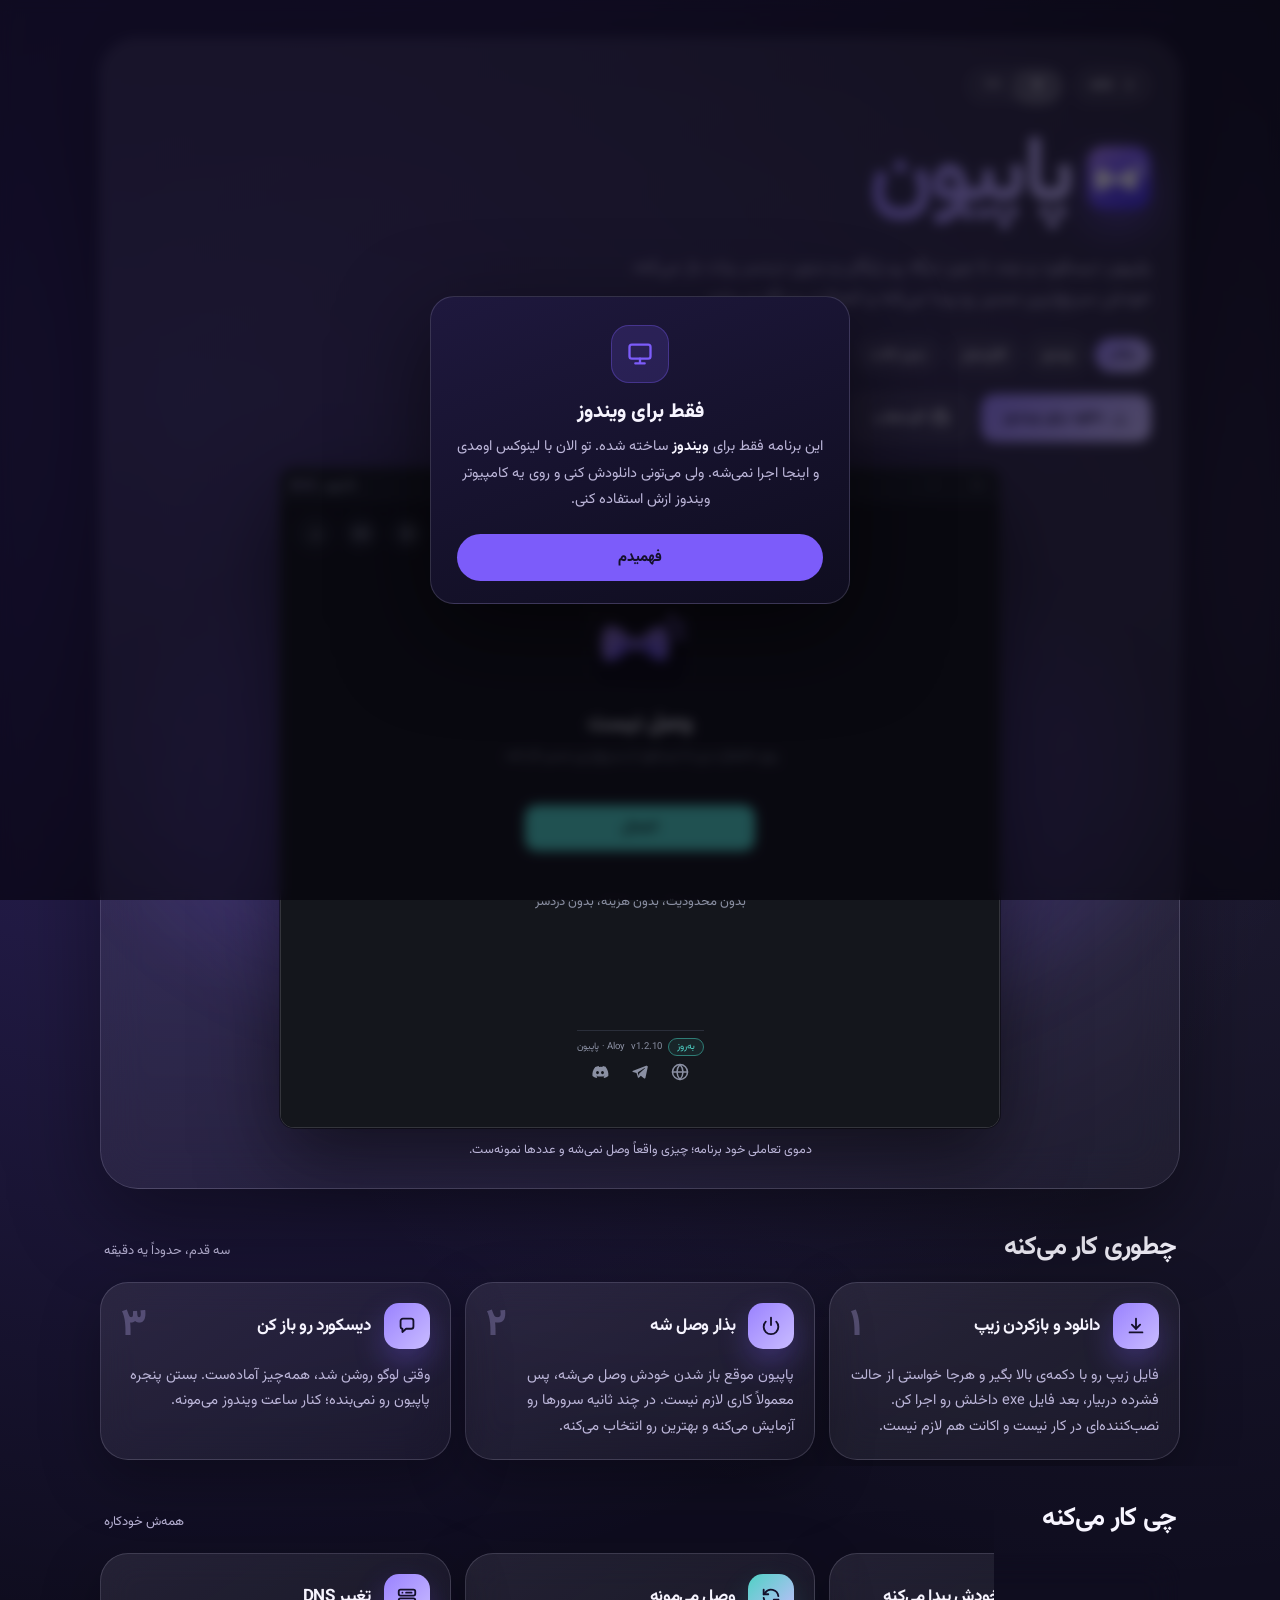
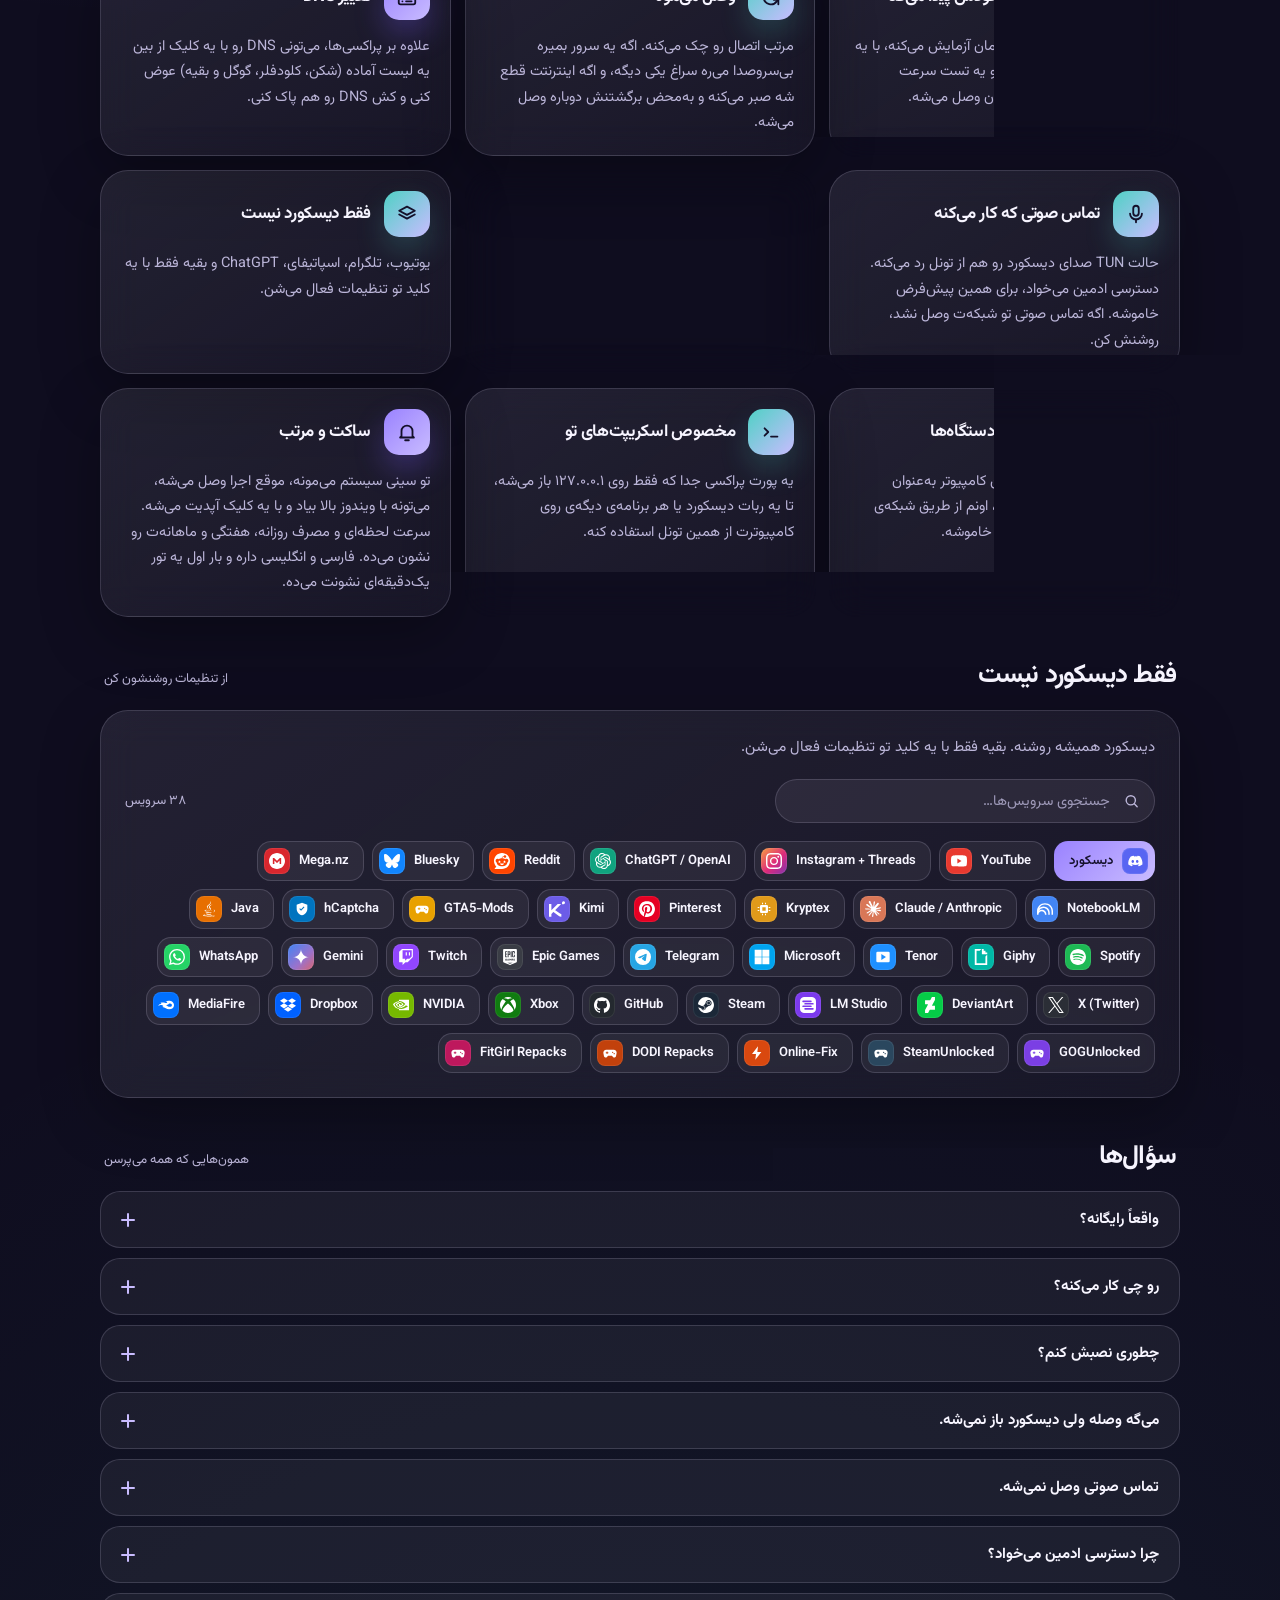
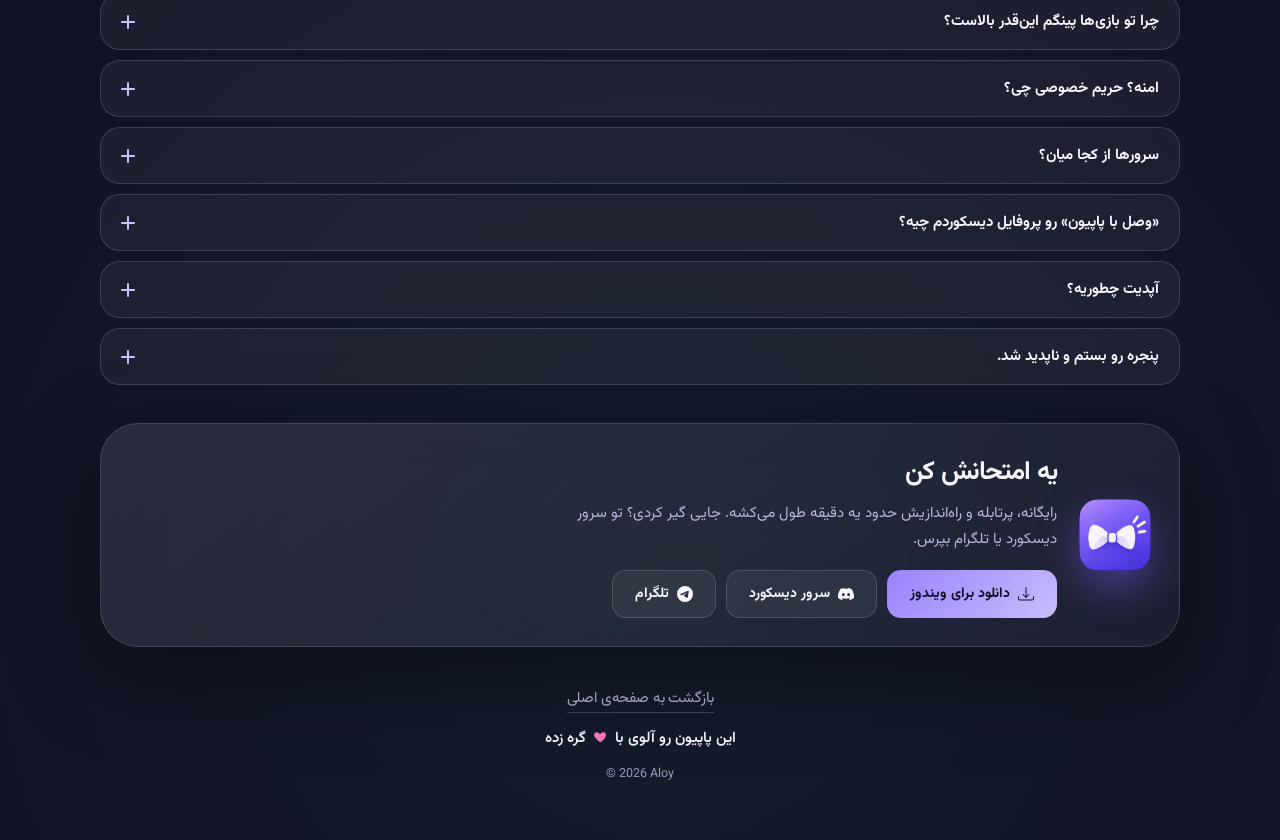
<file: papion.html>
<!doctype html>
<html lang="fa" dir="rtl">
<head>
  <meta charset="utf-8">
  <meta name="viewport" content="width=device-width, initial-scale=1">
  <meta name="theme-color" content="#0f0d1f">
  <title>پاپیون — دیسکورد بدون محدودیت</title>
  <meta name="description" content="پاپیون: برنامه‌ی رایگان ویندوز که دیسکورد و خیلی چیزای دیگه رو بدون دردسر باز می‌کنه. خودش سریع‌ترین سرور رو پیدا می‌کنه و وصل نگهت می‌داره.">
  <link rel="canonical" href="https://actually-aloy.github.io/site/papion">
  <meta property="og:type" content="website">
  <meta property="og:locale" content="fa_IR">
  <meta property="og:title" content="پاپیون — دیسکورد بدون محدودیت">
  <meta property="og:description" content="برنامه‌ی رایگان ویندوز برای باز کردن دیسکورد و خیلی سرویس دیگه، بدون دردسر. بدون محدودیت، بدون هزینه، بدون دردسر.">
  <meta property="og:url" content="https://actually-aloy.github.io/site/papion">
  <meta property="og:image" content="https://actually-aloy.github.io/site/papion-og.jpg">
  <meta name="twitter:card" content="summary_large_image">
  <meta name="twitter:title" content="پاپیون — دیسکورد بدون محدودیت">
  <meta name="twitter:description" content="برنامه‌ی رایگان ویندوز برای باز کردن دیسکورد و خیلی سرویس دیگه، بدون دردسر. بدون محدودیت، بدون هزینه، بدون دردسر.">
  <meta name="twitter:image" content="https://actually-aloy.github.io/site/papion-og.jpg">
  <link rel="icon" href="papion-logo-on.png" type="image/png">
  <link rel="preconnect" href="https://fonts.googleapis.com">
  <link rel="preconnect" href="https://fonts.gstatic.com" crossorigin>
  <link href="https://fonts.googleapis.com/css2?family=Inter:wght@400;500;600;700;800;900&display=swap" rel="stylesheet">
  <link href="https://fonts.googleapis.com/css2?family=Vazirmatn:wght@400;500;600;700;800;900&display=swap" rel="stylesheet">
  <style>
    :root {
      --bg: #0f0d1f;
      --text: #f7f5ff;
      --muted: #bcb6d9;
      --line: rgba(226, 220, 255, 0.16);
      --violet: #7c5cfa;
      --violet-mid: #9a82ff;
      --violet-soft: #c9bcff;
      --indigo: #7c83fd;
      --teal: #4fd1c5;
      --pink: #ff7ab6;
      --ink: #14102a;
      --radius: 28px;
    }

    * {
      box-sizing: border-box;
    }

    body {
      margin: 0;
      min-height: 100vh;
      font-family: Inter, ui-sans-serif, system-ui, -apple-system, BlinkMacSystemFont, "Segoe UI", sans-serif;
      color: var(--text);
      background:
        radial-gradient(circle at 14% 10%, rgba(124, 92, 250, 0.3), transparent 32%),
        radial-gradient(circle at 90% 14%, rgba(201, 188, 255, 0.1), transparent 28%),
        radial-gradient(circle at 52% 94%, rgba(79, 209, 197, 0.08), transparent 34%),
        var(--bg);
      animation: page-fade-in 0.4s ease-out;
      user-select: none;
      -webkit-user-select: none;
      -moz-user-select: none;
    }

    @keyframes page-fade-in {
      from { opacity: 0; }
      to { opacity: 1; }
    }

    html[lang="fa"] body {
      font-family: Vazirmatn, Inter, ui-sans-serif, system-ui, -apple-system, BlinkMacSystemFont, "Segoe UI", sans-serif;
    }

    @media (prefers-reduced-motion: no-preference) {
      html { scroll-behavior: smooth; }
    }

    a {
      color: inherit;
      text-decoration: none;
    }

    h1, h2, h3, p {
      margin: 0;
    }

    .page {
      width: min(1080px, calc(100% - 36px));
      margin: 0 auto;
      padding: 38px 0 56px;
    }

    .glass {
      border: 1px solid var(--line);
      border-radius: calc(var(--radius) + 10px);
      background: linear-gradient(145deg, rgba(244, 241, 255, 0.105), rgba(244, 241, 255, 0.045));
      box-shadow: 0 28px 90px rgba(0, 0, 0, 0.4);
      backdrop-filter: blur(22px);
    }

    .hero {
      display: grid;
      grid-template-columns: minmax(0, 1fr);
      gap: 26px;
      padding: 28px;
      align-items: center;
    }

    .intro {
      display: flex;
      flex-direction: column;
      gap: 22px;
      min-width: 0;
    }

    .topline {
      display: flex;
      align-items: center;
      gap: 12px;
    }

    .pill-btn {
      display: inline-flex;
      align-items: center;
      gap: 8px;
      padding: 7px 14px;
      border: 1px solid var(--line);
      border-radius: 999px;
      background: rgba(244, 241, 255, 0.06);
      color: var(--text);
      font-family: inherit;
      font-size: 13px;
      font-weight: 600;
      cursor: pointer;
      transition: background 180ms ease, border-color 180ms ease;
    }

    .pill-btn:hover {
      background: rgba(244, 241, 255, 0.12);
      border-color: rgba(201, 188, 255, 0.45);
    }

    .pill-btn svg {
      width: 14px;
      height: 14px;
    }

    html[dir="rtl"] .pill-btn svg {
      transform: scaleX(-1);
    }

    .lang-toggle {
      margin-inline-start: auto;
    }

    .brand {
      display: flex;
      align-items: center;
      gap: 16px;
    }

    .brand img {
      width: 64px;
      height: 64px;
      flex: 0 0 auto;
      border-radius: 18px;
      box-shadow: 0 16px 40px rgba(124, 92, 250, 0.45);
      -webkit-user-drag: none;
    }

    h1 {
      font-size: clamp(48px, 9vw, 92px);
      line-height: 1.15;
      letter-spacing: -0.04em;
    }

    .gradient-text {
      background: linear-gradient(90deg, var(--violet-mid), var(--violet-soft), var(--pink), var(--violet-mid));
      background-size: 300% 100%;
      -webkit-background-clip: text;
      background-clip: text;
      color: transparent;
      animation: enchant 6s linear infinite;
    }

    @keyframes enchant {
      to { background-position: -300% 0; }
    }

    .pitch {
      max-width: 560px;
      color: var(--muted);
      font-size: 18px;
      line-height: 1.75;
    }

    .tags {
      display: flex;
      flex-wrap: wrap;
      gap: 8px;
    }

    .tag {
      padding: 6px 13px;
      border: 1px solid var(--line);
      border-radius: 999px;
      background: rgba(244, 241, 255, 0.06);
      color: var(--text);
      font-size: 12.5px;
      font-weight: 600;
    }

    .tag.hot {
      border-color: transparent;
      background: linear-gradient(135deg, var(--violet-mid), var(--violet-soft));
      color: var(--ink); background-origin: border-box;}

    .cta-row {
      display: flex;
      flex-wrap: wrap;
      gap: 10px;
    }

    .btn {
      display: inline-flex;
      align-items: center;
      justify-content: center;
      gap: 8px;
      padding: 12px 22px;
      border: 1px solid var(--line);
      border-radius: 14px;
      background: rgba(244, 241, 255, 0.06);
      color: var(--text);
      font-family: inherit;
      font-size: 14px;
      font-weight: 700;
      cursor: pointer;
      transition: filter 180ms ease, transform 180ms ease, background 180ms ease, border-color 180ms ease;
    }

    .btn:hover {
      transform: translateY(-2px);
      background: rgba(244, 241, 255, 0.12);
      border-color: rgba(201, 188, 255, 0.45);
    }

    .btn.primary {
      border-color: transparent;
      background: linear-gradient(135deg, var(--violet-mid), var(--violet-soft));
      color: var(--ink); background-origin: border-box;}

    .btn.primary:hover {
      filter: brightness(1.06);
    }

    .btn svg {
      width: 16px;
      height: 16px;
      flex: 0 0 auto;
    }

    .btn:focus-visible,
    .pill-btn:focus-visible,
    .faq-q:focus-visible {
      outline: 2px solid var(--violet-soft);
      outline-offset: 3px;
    }

    .dl-meta {
      color: var(--muted);
      font-size: 13px;
    }

    .dl-meta[hidden] {
      display: none;
    }

    .stage {
      position: relative;
      display: flex;
      flex-direction: column;
      align-items: center;
      gap: 12px;
      min-width: 0;
    }

    .stage::before {
      content: "";
      position: absolute;
      inset: 6% -6% 10%;
      z-index: 0;
      border-radius: 50%;
      background: radial-gradient(closest-side, rgba(124, 92, 250, 0.5), rgba(124, 92, 250, 0));
      filter: blur(24px);
      pointer-events: none;
    }

    .app-demo {
      position: relative;
      z-index: 1;
      width: 100%;
      max-width: 720px;
      height: 660px;
      overflow: hidden;
      direction: ltr;
      border: 1px solid rgba(244, 241, 255, 0.14);
      border-radius: 14px;
      background: #14161c;
      box-shadow: 0 30px 80px rgba(0, 0, 0, 0.55), 0 0 0 1px rgba(0, 0, 0, 0.4);
    }

    .app-frame {
      position: absolute;
      top: 0;
      left: 0;
      display: block;
      width: 720px;
      height: 660px;
      max-width: none;
      border: 0;
      background: #14161c;
      transform-origin: 0 0;
    }

    .demo-note {
      position: relative;
      z-index: 1;
      color: var(--muted);
      font-size: 12.5px;
      text-align: center;
    }

    section.block {
      margin-top: 38px;
      scroll-margin-top: 18px;
    }

    .head {
      display: flex;
      align-items: baseline;
      justify-content: space-between;
      gap: 12px;
      margin: 0 4px 14px;
    }

    .head h2 {
      font-size: 26px;
      letter-spacing: -0.03em;
    }

    .head span {
      color: var(--muted);
      font-size: 13px;
    }

    .grid {
      display: grid;
      grid-template-columns: repeat(auto-fit, minmax(260px, 1fr));
      gap: 14px;
    }

    .grid.three {
      grid-template-columns: repeat(auto-fit, minmax(240px, 1fr));
    }

    .grid.four {
      grid-template-columns: repeat(auto-fit, minmax(235px, 1fr));
    }

    .grid.cols3 {
      grid-template-columns: repeat(3, minmax(0, 1fr));
    }

    @media (max-width: 900px) {
      .grid.cols3 {
        grid-template-columns: repeat(2, minmax(0, 1fr));
      }
    }

    @media (max-width: 560px) {
      .grid.cols3 {
        grid-template-columns: minmax(0, 1fr);
      }
    }

    .card {
      display: flex;
      flex-direction: column;
      gap: 14px;
      padding: 20px;
      border: 1px solid var(--line);
      border-radius: var(--radius);
      background: linear-gradient(145deg, rgba(244, 241, 255, 0.09), rgba(244, 241, 255, 0.04));
      box-shadow: 0 20px 60px rgba(0, 0, 0, 0.3);
      backdrop-filter: blur(18px);
      transition: transform 180ms ease, border-color 180ms ease;
    }

    .card:hover {
      transform: translateY(-3px);
      border-color: rgba(201, 188, 255, 0.42);
    }

    .card-top {
      display: flex;
      align-items: center;
      gap: 13px;
    }

    .icon {
      position: relative;
      width: 46px;
      height: 46px;
      flex: 0 0 auto;
      display: grid;
      place-items: center;
      border-radius: 15px;
      color: var(--ink);
      background: linear-gradient(135deg, var(--violet-mid), var(--violet-soft));
      box-shadow: 0 14px 30px rgba(124, 92, 250, 0.3);
    }

    .icon.teal {
      background: linear-gradient(135deg, var(--teal), var(--violet-soft));
      box-shadow: 0 14px 30px rgba(79, 209, 197, 0.2);
    }

    .icon svg {
      width: 22px;
      height: 22px;
    }

    .step-num {
      margin-inline-start: auto;
      color: rgba(201, 188, 255, 0.28);
      font-size: 38px;
      font-weight: 800;
      letter-spacing: -0.04em;
      line-height: 1;
    }

    .card-name {
      font-size: 17px;
      font-weight: 700;
      letter-spacing: -0.02em;
    }

    .card-desc {
      color: var(--muted);
      font-size: 14.5px;
      line-height: 1.75;
    }

    .services {
      display: flex;
      flex-direction: column;
      gap: 18px;
      padding: 24px;
    }

    .services p {
      max-width: 640px;
      color: var(--muted);
      font-size: 15px;
      line-height: 1.75;
    }

    .chips {
      display: flex;
      flex-wrap: wrap;
      gap: 8px;
    }

    .chip {
      padding: 7px 14px;
      border: 1px solid var(--line);
      border-radius: 999px;
      background: rgba(244, 241, 255, 0.06);
      color: var(--text);
      font-size: 13px;
      font-weight: 600;
    }

    .chip.main {
      border-color: transparent;
      background: linear-gradient(135deg, var(--violet-mid), var(--violet-soft));
      color: var(--ink); background-origin: border-box;}

    .chip[hidden] {
      display: none;
    }

    .chip.pop {
      animation: chip-in 320ms cubic-bezier(0.2, 0.8, 0.2, 1) both;
      animation-delay: var(--d, 0ms);
    }

    .chip mark {
      background: none;
      color: var(--violet-soft);
      text-decoration: underline;
      text-decoration-thickness: 2px;
      text-underline-offset: 3px;
    }

    .chip.main mark {
      color: var(--ink);
    }

    .chip {
      display: inline-flex;
      align-items: center;
      gap: 9px;
      padding-block: 6px;
      padding-inline: 6px 14px;
      border-radius: 14px;
    }

    .chip-badge {
      flex: none;
      width: 26px;
      height: 26px;
      display: flex;
      align-items: center;
      justify-content: center;
      border-radius: 8px;
      box-shadow: inset 0 0 0 1px rgba(255, 255, 255, 0.08);
    }

    .chip-badge svg {
      width: 16px;
      height: 16px;
      display: block;
      fill: #fff;
    }

    .chip-label {
      white-space: nowrap;
    }

    .svc-tools {
      display: flex;
      flex-wrap: wrap;
      align-items: center;
      justify-content: space-between;
      gap: 10px 14px;
    }

    .svc-search {
      position: relative;
      flex: 1 1 280px;
      max-width: 380px;
    }

    .svc-search > svg {
      position: absolute;
      top: 50%;
      inset-inline-start: 15px;
      width: 17px;
      height: 17px;
      transform: translateY(-50%);
      color: var(--muted);
      pointer-events: none;
      transition: color 200ms ease;
    }

    .svc-search:focus-within > svg {
      color: var(--violet-soft);
    }

    .svc-search input {
      width: 100%;
      height: 44px;
      padding: 0 44px;
      border: 1px solid var(--line);
      border-radius: 999px;
      background: rgba(244, 241, 255, 0.07);
      color: var(--text);
      font-family: inherit;
      font-size: 14.5px;
      outline: none;
      transition: border-color 200ms ease, box-shadow 200ms ease, background 200ms ease;
    }

    .svc-search input::placeholder {
      color: var(--muted);
      opacity: 0.8;
    }

    .svc-search input:focus {
      border-color: var(--violet-mid);
      background: rgba(244, 241, 255, 0.1);
      box-shadow: 0 0 0 4px rgba(124, 92, 250, 0.2);
    }

    .svc-search input::-webkit-search-cancel-button,
    .svc-search input::-webkit-search-decoration {
      display: none;
      -webkit-appearance: none;
    }

    .svc-clear {
      position: absolute;
      top: 50%;
      inset-inline-end: 8px;
      width: 28px;
      height: 28px;
      display: grid;
      place-items: center;
      padding: 0;
      transform: translateY(-50%);
      border: 0;
      border-radius: 50%;
      background: rgba(244, 241, 255, 0.1);
      color: var(--text);
      cursor: pointer;
      transition: background 180ms ease;
    }

    .svc-clear[hidden] {
      display: none;
    }

    .svc-clear:hover {
      background: rgba(244, 241, 255, 0.2);
    }

    .svc-clear svg {
      width: 13px;
      height: 13px;
    }

    .svc-count {
      color: var(--muted);
      font-size: 13px;
      font-variant-numeric: tabular-nums;
    }

    .svc-count.tick {
      animation: tick 240ms ease;
    }

    .svc-area {
      position: relative;
    }

    .svc-empty {
      position: absolute;
      inset: 0;
      display: grid;
      align-content: center;
      justify-items: center;
      gap: 6px;
      padding: 8px;
      text-align: center;
      animation: chip-in 300ms ease both;
    }

    .svc-empty[hidden] {
      display: none;
    }

    .svc-none {
      font-size: 15px;
      font-weight: 700;
    }

    .svc-none-hint {
      color: var(--muted);
      font-size: 13.5px;
    }

    @keyframes chip-in {
      from { opacity: 0; transform: translateY(8px) scale(0.92); }
      to { opacity: 1; transform: none; }
    }

    @keyframes tick {
      from { opacity: 0; transform: translateY(-3px); }
      to { opacity: 1; transform: none; }
    }

    .faq {
      display: flex;
      flex-direction: column;
      gap: 10px;
    }

    .faq-item {
      border: 1px solid var(--line);
      border-radius: 20px;
      background: rgba(244, 241, 255, 0.05);
      transition: border-color 240ms ease, background 240ms ease;
    }

    .faq-item:hover {
      border-color: rgba(201, 188, 255, 0.28);
    }

    .faq-item.open {
      border-color: rgba(201, 188, 255, 0.4);
      background: rgba(244, 241, 255, 0.08);
    }

    .faq-q {
      width: 100%;
      display: flex;
      align-items: center;
      justify-content: space-between;
      gap: 14px;
      padding: 16px 20px;
      border: none;
      border-radius: 20px;
      background: none;
      color: var(--text);
      font-family: inherit;
      font-size: 15px;
      font-weight: 700;
      text-align: start;
      cursor: pointer;
    }

    .faq-q:focus-visible {
      outline-offset: -2px;
    }

    .faq-icon {
      position: relative;
      width: 14px;
      height: 14px;
      flex: 0 0 auto;
      transition: transform 340ms cubic-bezier(0.2, 0.8, 0.2, 1);
    }

    .faq-icon::before,
    .faq-icon::after {
      content: "";
      position: absolute;
      inset-inline: 0;
      top: 50%;
      height: 2px;
      margin-top: -1px;
      border-radius: 2px;
      background: var(--violet-soft);
      transition: transform 340ms cubic-bezier(0.2, 0.8, 0.2, 1);
    }

    .faq-icon::after {
      transform: rotate(90deg);
    }

    .faq-item.open .faq-icon {
      transform: rotate(180deg);
    }

    .faq-item.open .faq-icon::after {
      transform: rotate(0deg);
    }

    .faq-panel {
      display: grid;
      grid-template-rows: 0fr;
      opacity: 0;
      visibility: hidden;
      transition: grid-template-rows 360ms cubic-bezier(0.2, 0.8, 0.2, 1), opacity 240ms ease, visibility 0s linear 360ms;
    }

    .faq-item.open .faq-panel {
      grid-template-rows: 1fr;
      opacity: 1;
      visibility: visible;
      transition: grid-template-rows 360ms cubic-bezier(0.2, 0.8, 0.2, 1), opacity 300ms ease 60ms, visibility 0s;
    }

    .faq-inner {
      min-height: 0;
      overflow: hidden;
    }

    .faq .answer {
      padding: 0 20px 18px;
      color: var(--muted);
      font-size: 14.5px;
      line-height: 1.8;
    }

    .closing {
      display: flex;
      align-items: center;
      gap: 22px;
      padding: 28px;
    }

    .closing img {
      width: 72px;
      height: 72px;
      flex: 0 0 auto;
      border-radius: 20px;
      box-shadow: 0 16px 40px rgba(124, 92, 250, 0.45);
      -webkit-user-drag: none;
    }

    .closing-text {
      display: flex;
      flex-direction: column;
      gap: 8px;
      min-width: 0;
    }

    .closing h2 {
      font-size: 26px;
      letter-spacing: -0.03em;
    }

    .closing p {
      max-width: 520px;
      color: var(--muted);
      font-size: 15px;
      line-height: 1.75;
    }

    .closing .cta-row {
      margin-top: 8px;
    }

    .footer {
      display: flex;
      flex-direction: column;
      align-items: center;
      gap: 14px;
      margin-top: 40px;
      text-align: center;
    }

    .made {
      color: var(--text);
      font-size: 15px;
      font-weight: 600;
    }

    .heart {
      display: inline-block;
      width: 15px;
      height: 15px;
      margin: 0 3px;
      vertical-align: -2px;
      color: var(--pink);
      animation: beat 1.8s ease-in-out infinite;
    }

    @keyframes beat {
      0%, 60%, 100% { transform: scale(1); }
      20% { transform: scale(1.22); }
      40% { transform: scale(1.06); }
    }

    .legal {
      color: var(--muted);
      font-size: 12.5px;
      opacity: 0.8;
    }

    .home-link {
      padding-bottom: 2px;
      border-bottom: 1px solid rgba(226, 220, 255, 0.24);
      color: var(--muted);
      font-size: 15px;
      letter-spacing: -0.01em;
      transition: color 180ms ease, border-color 180ms ease;
    }

    .home-link:hover {
      color: var(--text);
      border-color: rgba(201, 188, 255, 0.55);
    }

    @media (prefers-reduced-motion: reduce) {
      body { animation: none; }
      .gradient-text { animation: none; }
      .chip.pop, .svc-count.tick, .svc-empty { animation: none; }
      .svc-search input, .svc-search > svg, .svc-clear { transition: none; }
      .heart { animation: none; }
      .faq-item, .faq-icon, .faq-icon::before, .faq-icon::after, .faq-panel, .card, .btn {
        transition: none !important;
      }
    }

    @media (max-width: 900px) {
      .hero {
        grid-template-columns: 1fr;
      }
    }

    @media (max-width: 560px) {
      .page {
        width: min(100% - 22px, 1080px);
        padding-top: 18px;
      }

      .hero,
      .closing {
        padding: 16px;
        border-radius: 28px;
      }

      .intro {
        gap: 18px;
      }

      .head {
        flex-direction: column;
        align-items: flex-start;
        gap: 2px;
      }

      .btn {
        width: 100%;
      }

      .closing {
        flex-direction: column;
        align-items: flex-start;
      }

      .services {
        padding: 18px;
      }
    }
  </style>
  <link rel="stylesheet" href="langfx.css">
  <script src="langfx.js" defer></script>
  <link rel="stylesheet" href="platform.css">
  <script src="platform.js" data-only="windows" defer></script>
</head>
<body>
  <main class="page">

    <section class="hero glass">
      <div class="intro">
        <div class="topline">
          <a class="pill-btn" href="index.html" id="back-link">
            <svg viewBox="0 0 16 16" fill="none" stroke="currentColor" stroke-width="1.8" stroke-linecap="round" stroke-linejoin="round" aria-hidden="true"><path d="M10 3 5 8l5 5"/></svg>
            <span id="back-text"></span>
          </a>
          <button type="button" class="pill-btn lang-toggle" id="lang-toggle" aria-label="Switch language"><span class="lt-pill"></span><span class="lt-o" data-l="en">EN</span><span class="lt-o" data-l="fa">فا</span></button>
        </div>
        <div class="brand">
          <img src="papion-logo-on.png" alt="" width="64" height="64" draggable="false">
          <h1><span class="gradient-text" id="hero-title"></span></h1>
        </div>
        <p class="pitch" id="hero-pitch"></p>
        <div class="tags" id="hero-tags"></div>
        <div class="cta-row">
          <a class="btn primary" data-dl href="https://github.com/actually-aloy/papion/releases/latest">
            <svg viewBox="0 0 16 16" fill="currentColor" aria-hidden="true"><path d="M.5 9.9a.5.5 0 0 1 .5.5v2.1a1 1 0 0 0 1 1h12a1 1 0 0 0 1-1v-2.1a.5.5 0 0 1 1 0v2.1a2 2 0 0 1-2 2H2a2 2 0 0 1-2-2v-2.1a.5.5 0 0 1 .5-.5"/><path d="M7.5 10.29V1.5a.5.5 0 0 1 1 0v8.79l2.15-2.15a.5.5 0 0 1 .7.71l-3 3a.5.5 0 0 1-.7 0l-3-3a.5.5 0 1 1 .7-.71z"/></svg>
            <span data-dl-label></span>
          </a>
          <a class="btn" href="https://github.com/actually-aloy/papion" target="_blank" rel="noopener noreferrer">
            <svg viewBox="0 0 16 16" fill="currentColor" aria-hidden="true"><path d="M8 0C3.58 0 0 3.58 0 8c0 3.54 2.29 6.53 5.47 7.59.4.07.55-.17.55-.38 0-.19-.01-.82-.01-1.49-2.01.37-2.53-.49-2.69-.94-.09-.23-.48-.94-.82-1.13-.28-.15-.68-.52-.01-.53.63-.01 1.08.58 1.23.82.72 1.21 1.87.87 2.33.66.07-.52.28-.87.51-1.07-1.78-.2-3.64-.89-3.64-3.95 0-.87.31-1.59.82-2.15-.08-.2-.36-1.02.08-2.12 0 0 .67-.21 2.2.82.64-.18 1.32-.27 2-.27.68 0 1.36.09 2 .27 1.53-1.04 2.2-.82 2.2-.82.44 1.1.16 1.92.08 2.12.51.56.82 1.27.82 2.15 0 3.07-1.87 3.75-3.65 3.95.29.25.54.73.54 1.48 0 1.07-.01 1.93-.01 2.2 0 .21.15.46.55.38A8.01 8.01 0 0 0 16 8c0-4.42-3.58-8-8-8"/></svg>
            <span id="cta-github"></span>
          </a>
        </div>
        <p class="dl-meta" id="dl-meta" hidden></p>
      </div>

      <div class="stage">
        <div class="app-demo" id="app-demo">
          <iframe class="app-frame" id="app-frame" title="Papion" scrolling="no" referrerpolicy="no-referrer"></iframe>
        </div>
        <p class="demo-note" id="demo-note"></p>
      </div>
    </section>

    <section class="block" id="how">
      <div class="head">
        <h2 id="how-title"></h2>
        <span id="how-sub"></span>
      </div>
      <div class="grid three" id="how-grid"></div>
    </section>

    <section class="block" id="features">
      <div class="head">
        <h2 id="feat-title"></h2>
        <span id="feat-sub"></span>
      </div>
      <div class="grid cols3" id="feat-grid"></div>
    </section>

    <section class="block" id="services">
      <div class="head">
        <h2 id="svc-title"></h2>
        <span id="svc-sub"></span>
      </div>
      <div class="services card" id="svc-card"></div>
    </section>

    <section class="block" id="faq">
      <div class="head">
        <h2 id="faq-title"></h2>
        <span id="faq-sub"></span>
      </div>
      <div class="faq" id="faq-list"></div>
    </section>

    <section class="block">
      <div class="closing glass">
        <img src="papion-logo-on.png" alt="" width="72" height="72" draggable="false">
        <div class="closing-text">
          <h2 id="end-title"></h2>
          <p id="end-text"></p>
          <div class="cta-row">
            <a class="btn primary" data-dl href="https://github.com/actually-aloy/papion/releases/latest">
              <svg viewBox="0 0 16 16" fill="currentColor" aria-hidden="true"><path d="M.5 9.9a.5.5 0 0 1 .5.5v2.1a1 1 0 0 0 1 1h12a1 1 0 0 0 1-1v-2.1a.5.5 0 0 1 1 0v2.1a2 2 0 0 1-2 2H2a2 2 0 0 1-2-2v-2.1a.5.5 0 0 1 .5-.5"/><path d="M7.5 10.29V1.5a.5.5 0 0 1 1 0v8.79l2.15-2.15a.5.5 0 0 1 .7.71l-3 3a.5.5 0 0 1-.7 0l-3-3a.5.5 0 1 1 .7-.71z"/></svg>
              <span data-dl-label></span>
            </a>
            <a class="btn" href="https://discord.gg/JqrBUYEM8n" target="_blank" rel="noopener noreferrer">
              <svg viewBox="0 0 16 16" fill="currentColor" aria-hidden="true"><path d="M13.545 2.907a13.2 13.2 0 0 0-3.257-1.011.05.05 0 0 0-.052.025c-.141.25-.297.577-.406.833a12.2 12.2 0 0 0-3.658 0 8 8 0 0 0-.412-.833.05.05 0 0 0-.052-.025c-1.125.194-2.22.534-3.257 1.011a.04.04 0 0 0-.021.018C.356 6.024-.213 9.047.066 12.032q.003.022.021.037a13.3 13.3 0 0 0 3.995 2.02.05.05 0 0 0 .056-.019q.463-.63.818-1.329a.05.05 0 0 0-.01-.059l-.018-.011a9 9 0 0 1-1.248-.595.05.05 0 0 1-.02-.066l.015-.019q.127-.095.248-.195a.05.05 0 0 1 .051-.007c2.619 1.196 5.454 1.196 8.041 0a.05.05 0 0 1 .053.007q.121.1.248.195a.05.05 0 0 1-.004.085 8 8 0 0 1-1.249.594.05.05 0 0 0-.03.03.05.05 0 0 0 .003.041c.24.465.515.909.817 1.329a.05.05 0 0 0 .056.019 13.2 13.2 0 0 0 4.001-2.02.05.05 0 0 0 .021-.037c.334-3.451-.559-6.449-2.366-9.106a.03.03 0 0 0-.02-.019m-8.198 7.307c-.789 0-1.438-.724-1.438-1.612s.637-1.613 1.438-1.613c.807 0 1.45.73 1.438 1.613 0 .888-.637 1.612-1.438 1.612m5.316 0c-.788 0-1.438-.724-1.438-1.612s.637-1.613 1.438-1.613c.807 0 1.451.73 1.438 1.613 0 .888-.631 1.612-1.438 1.612"/></svg>
              <span id="end-discord"></span>
            </a>
            <a class="btn" href="https://t.me/actually_aloy" target="_blank" rel="noopener noreferrer">
              <svg viewBox="0 0 16 16" fill="currentColor" aria-hidden="true"><path d="M16 8A8 8 0 1 1 0 8a8 8 0 0 1 16 0M8.287 5.906q-1.168.486-4.666 2.01-.567.225-.595.442c-.03.243.275.339.69.47l.175.055c.408.133.958.288 1.243.294q.39.01.868-.32 3.269-2.206 3.374-2.23c.05-.012.12-.026.166.016s.042.12.037.141c-.03.129-1.227 1.241-1.846 1.817-.193.18-.33.307-.358.336a8 8 0 0 1-.188.186c-.38.366-.664.64.015 1.088.327.216.589.393.85.571.284.194.568.387.936.629q.14.092.27.187c.331.236.63.448.997.414.214-.02.435-.22.547-.82.265-1.417.786-4.486.906-5.751a1.4 1.4 0 0 0-.013-.315.34.34 0 0 0-.114-.217.53.53 0 0 0-.31-.093c-.3.005-.763.166-2.984 1.09"/></svg>
              <span id="end-telegram"></span>
            </a>
          </div>
        </div>
      </div>
    </section>

    <div class="footer">
      <a class="home-link" href="index.html" id="footer-home"></a>
      <p class="made" id="made-by"></p>
      <p class="legal" dir="ltr">© 2026 Aloy</p>
    </div>
  </main>

  <script src="releases.js"></script>
  <script>
    (function () {
      var host = location.hostname;
      var local = host === 'localhost' || host === '127.0.0.1' || /^[\d.]+$/.test(host) || host.charAt(0) === '[';
      if (local || !/^https?:$/.test(location.protocol)) return;
      var clean = location.pathname.replace(/\/index\.html$/, '/').replace(/\.html$/, '');
      if (clean !== location.pathname) history.replaceState(null, '', clean + location.search + location.hash);
    })();

    const REPO = 'actually-aloy/papion';

    const SVG = {
      download: '<path d="M12 4v11"/><path d="M7.5 10.5 12 15l4.5-4.5"/><path d="M5 19h14"/>',
      power: '<path d="M12 3v8"/><path d="M6.3 7.3a8 8 0 1 0 11.4 0"/>',
      chat: '<path d="M5 6.5A2.5 2.5 0 0 1 7.5 4h9A2.5 2.5 0 0 1 19 6.5v6a2.5 2.5 0 0 1-2.5 2.5H11l-4 3.5V15h-.5A2.5 2.5 0 0 1 5 12.5z"/>',
      search: '<circle cx="11" cy="11" r="6.5"/><path d="m16 16 4 4"/>',
      refresh: '<path d="M20 11a8 8 0 0 0-14.5-3.5L4 9"/><path d="M4 4v5h5"/><path d="M4 13a8 8 0 0 0 14.5 3.5L20 15"/><path d="M20 20v-5h-5"/>',
      mic: '<rect x="9" y="3" width="6" height="11" rx="3"/><path d="M5.5 11.5a6.5 6.5 0 0 0 13 0"/><path d="M12 18v3"/>',
      globe: '<circle cx="12" cy="12" r="8.5"/><path d="M3.5 12h17"/><path d="M12 3.5c2.5 2.5 3.5 5.5 3.5 8.5s-1 6-3.5 8.5c-2.5-2.5-3.5-5.5-3.5-8.5s1-6 3.5-8.5z"/>',
      layers: '<path d="m12 4 8.5 4.5L12 13 3.5 8.5z"/><path d="m3.5 12.5 8.5 4.5 8.5-4.5"/>',
      share: '<circle cx="6" cy="12" r="2.5"/><circle cx="18" cy="6" r="2.5"/><circle cx="18" cy="18" r="2.5"/><path d="m8.2 10.8 7.6-3.6"/><path d="m8.2 13.2 7.6 3.6"/>',
      terminal: '<path d="M5 8l4 4-4 4"/><path d="M12 17h7"/>',
      close: '<path d="M6 6l12 12"/><path d="M18 6 6 18"/>',
      bell: '<path d="M6 16.5V11a6 6 0 0 1 12 0v5.5l1.5 1.5h-15z"/><path d="M10 21h4"/>',
      dns: '<rect x="3" y="4" width="18" height="6.5" rx="2"/><rect x="3" y="13.5" width="18" height="6.5" rx="2"/><path d="M7 7.25h.01"/><path d="M7 16.75h.01"/><path d="M11 7.25h6"/><path d="M11 16.75h6"/>'
    };

    const svg = name => '<svg viewBox="0 0 24 24" fill="none" stroke="currentColor" stroke-width="2" stroke-linecap="round" stroke-linejoin="round" aria-hidden="true">' + SVG[name] + '</svg>';

    const HEART = '<svg class="heart" viewBox="0 0 24 24" fill="currentColor" aria-hidden="true"><path d="M12 21s-7.5-4.6-9.6-9.2C.9 8.4 2.7 5 6 5c2 0 3.4 1 4.4 2.5.5.7 1.2.7 1.7 0C13.1 6 14.5 5 16.5 5c3.3 0 5.1 3.4 3.6 6.8C19.5 16.4 12 21 12 21z"/></svg>';

    const SVC = [["youtube","YouTube","#e8392f","M23.498 6.186a3.016 3.016 0 0 0-2.122-2.136C19.505 3.545 12 3.545 12 3.545s-7.505 0-9.377.505A3.017 3.017 0 0 0 .502 6.186C0 8.07 0 12 0 12s0 3.93.502 5.814a3.016 3.016 0 0 0 2.122 2.136c1.871.505 9.376.505 9.376.505s7.505 0 9.377-.505a3.015 3.015 0 0 0 2.122-2.136C24 15.93 24 12 24 12s0-3.93-.502-5.814zM9.545 15.568V8.432L15.818 12l-6.273 3.568z",0],["instagram","Instagram + Threads","linear-gradient(135deg,#f9a03f,#dd2a7b 55%,#8134af)","M7.0301.084c-1.2768.0602-2.1487.264-2.911.5634-.7888.3075-1.4575.72-2.1228 1.3877-.6652.6677-1.075 1.3368-1.3802 2.127-.2954.7638-.4956 1.6365-.552 2.914-.0564 1.2775-.0689 1.6882-.0626 4.947.0062 3.2586.0206 3.6671.0825 4.9473.061 1.2765.264 2.1482.5635 2.9107.308.7889.72 1.4573 1.388 2.1228.6679.6655 1.3365 1.0743 2.1285 1.38.7632.295 1.6361.4961 2.9134.552 1.2773.056 1.6884.069 4.9462.0627 3.2578-.0062 3.668-.0207 4.9478-.0814 1.28-.0607 2.147-.2652 2.9098-.5633.7889-.3086 1.4578-.72 2.1228-1.3881.665-.6682 1.0745-1.3378 1.3795-2.1284.2957-.7632.4966-1.636.552-2.9124.056-1.2809.0692-1.6898.063-4.948-.0063-3.2583-.021-3.6668-.0817-4.9465-.0607-1.2797-.264-2.1487-.5633-2.9117-.3084-.7889-.72-1.4568-1.3876-2.1228C21.2982 1.33 20.628.9208 19.8378.6165 19.074.321 18.2017.1197 16.9244.0645 15.6471.0093 15.236-.005 11.977.0014 8.718.0076 8.31.0215 7.0301.0839m.1402 21.6932c-1.17-.0509-1.8053-.2453-2.2287-.408-.5606-.216-.96-.4771-1.3819-.895-.422-.4178-.6811-.8186-.9-1.378-.1644-.4234-.3624-1.058-.4171-2.228-.0595-1.2645-.072-1.6442-.079-4.848-.007-3.2037.0053-3.583.0607-4.848.05-1.169.2456-1.805.408-2.2282.216-.5613.4762-.96.895-1.3816.4188-.4217.8184-.6814 1.3783-.9003.423-.1651 1.0575-.3614 2.227-.4171 1.2655-.06 1.6447-.072 4.848-.079 3.2033-.007 3.5835.005 4.8495.0608 1.169.0508 1.8053.2445 2.228.408.5608.216.96.4754 1.3816.895.4217.4194.6816.8176.9005 1.3787.1653.4217.3617 1.056.4169 2.2263.0602 1.2655.0739 1.645.0796 4.848.0058 3.203-.0055 3.5834-.061 4.848-.051 1.17-.245 1.8055-.408 2.2294-.216.5604-.4763.96-.8954 1.3814-.419.4215-.8181.6811-1.3783.9-.4224.1649-1.0577.3617-2.2262.4174-1.2656.0595-1.6448.072-4.8493.079-3.2045.007-3.5825-.006-4.848-.0608M16.953 5.5864A1.44 1.44 0 1 0 18.39 4.144a1.44 1.44 0 0 0-1.437 1.4424M5.8385 12.012c.0067 3.4032 2.7706 6.1557 6.173 6.1493 3.4026-.0065 6.157-2.7701 6.1506-6.1733-.0065-3.4032-2.771-6.1565-6.174-6.1498-3.403.0067-6.156 2.771-6.1496 6.1738M8 12.0077a4 4 0 1 1 4.008 3.9921A3.9996 3.9996 0 0 1 8 12.0077",0],["chatgpt","ChatGPT / OpenAI","#10a37f","M22.2819 9.8211a5.9847 5.9847 0 0 0-.5157-4.9108 6.0462 6.0462 0 0 0-6.5098-2.9A6.0651 6.0651 0 0 0 4.9807 4.1818a5.9847 5.9847 0 0 0-3.9977 2.9 6.0462 6.0462 0 0 0 .7427 7.0966 5.98 5.98 0 0 0 .511 4.9107 6.051 6.051 0 0 0 6.5146 2.9001A5.9847 5.9847 0 0 0 13.2599 24a6.0557 6.0557 0 0 0 5.7718-4.2058 5.9894 5.9894 0 0 0 3.9977-2.9001 6.0557 6.0557 0 0 0-.7475-7.0729zm-9.022 12.6081a4.4755 4.4755 0 0 1-2.8764-1.0408l.1419-.0804 4.7783-2.7582a.7948.7948 0 0 0 .3927-.6813v-6.7369l2.02 1.1686a.071.071 0 0 1 .038.052v5.5826a4.504 4.504 0 0 1-4.4945 4.4944zm-9.6607-4.1254a4.4708 4.4708 0 0 1-.5346-3.0137l.142.0852 4.783 2.7582a.7712.7712 0 0 0 .7806 0l5.8428-3.3685v2.3324a.0804.0804 0 0 1-.0332.0615L9.74 19.9502a4.4992 4.4992 0 0 1-6.1408-1.6464zM2.3408 7.8956a4.485 4.485 0 0 1 2.3655-1.9728V11.6a.7664.7664 0 0 0 .3879.6765l5.8144 3.3543-2.0201 1.1685a.0757.0757 0 0 1-.071 0l-4.8303-2.7865A4.504 4.504 0 0 1 2.3408 7.872zm16.5963 3.8558L13.1038 8.364 15.1192 7.2a.0757.0757 0 0 1 .071 0l4.8303 2.7913a4.4944 4.4944 0 0 1-.6765 8.1042v-5.6772a.79.79 0 0 0-.407-.667zm2.0107-3.0231l-.142-.0852-4.7735-2.7818a.7759.7759 0 0 0-.7854 0L9.409 9.2297V6.8974a.0662.0662 0 0 1 .0284-.0615l4.8303-2.7866a4.4992 4.4992 0 0 1 6.6802 4.66zM8.3065 12.863l-2.02-1.1638a.0804.0804 0 0 1-.038-.0567V6.0742a4.4992 4.4992 0 0 1 7.3757-3.4537l-.142.0805L8.704 5.459a.7948.7948 0 0 0-.3927.6813zm1.0976-2.3654l2.602-1.4998 2.6069 1.4998v2.9994l-2.5974 1.4997-2.6067-1.4997Z",0],["reddit","Reddit","#ff4500","M12 0C5.373 0 0 5.373 0 12c0 3.314 1.343 6.314 3.515 8.485l-2.286 2.286C.775 23.225 1.097 24 1.738 24H12c6.627 0 12-5.373 12-12S18.627 0 12 0Zm4.388 3.199c1.104 0 1.999.895 1.999 1.999 0 1.105-.895 2-1.999 2-.946 0-1.739-.657-1.947-1.539v.002c-1.147.162-2.032 1.15-2.032 2.341v.007c1.776.067 3.4.567 4.686 1.363.473-.363 1.064-.58 1.707-.58 1.547 0 2.802 1.254 2.802 2.802 0 1.117-.655 2.081-1.601 2.531-.088 3.256-3.637 5.876-7.997 5.876-4.361 0-7.905-2.617-7.998-5.87-.954-.447-1.614-1.415-1.614-2.538 0-1.548 1.255-2.802 2.803-2.802.645 0 1.239.218 1.712.585 1.275-.79 2.881-1.291 4.64-1.365v-.01c0-1.663 1.263-3.034 2.88-3.207.188-.911.993-1.595 1.959-1.595Zm-8.085 8.376c-.784 0-1.459.78-1.506 1.797-.047 1.016.64 1.429 1.426 1.429.786 0 1.371-.369 1.418-1.385.047-1.017-.553-1.841-1.338-1.841Zm7.406 0c-.786 0-1.385.824-1.338 1.841.047 1.017.634 1.385 1.418 1.385.785 0 1.473-.413 1.426-1.429-.046-1.017-.721-1.797-1.506-1.797Zm-3.703 4.013c-.974 0-1.907.048-2.77.135-.147.015-.241.168-.183.305.483 1.154 1.622 1.964 2.953 1.964 1.33 0 2.47-.81 2.953-1.964.057-.137-.037-.29-.184-.305-.863-.087-1.795-.135-2.769-.135Z",0],["bluesky","Bluesky","#1185fe","M5.202 2.857C7.954 4.922 10.913 9.11 12 11.358c1.087-2.247 4.046-6.436 6.798-8.501C20.783 1.366 24 .213 24 3.883c0 .732-.42 6.156-.667 7.037-.856 3.061-3.978 3.842-6.755 3.37 4.854.826 6.089 3.562 3.422 6.299-5.065 5.196-7.28-1.304-7.847-2.97-.104-.305-.152-.448-.153-.327 0-.121-.05.022-.153.327-.568 1.666-2.782 8.166-7.847 2.97-2.667-2.737-1.432-5.473 3.422-6.3-2.777.473-5.899-.308-6.755-3.369C.42 10.04 0 4.615 0 3.883c0-3.67 3.217-2.517 5.202-1.026",0],["mega","Mega.nz","#d9272e","M12 0C5.372 0 0 5.372 0 12s5.372 12 12 12 12-5.372 12-12S18.628 0 12 0zm6.23 16.244a.371.371 0 0 1-.373.372H16.29a.371.371 0 0 1-.372-.372v-4.828c0-.04-.046-.06-.08-.033l-3.32 3.32a.742.742 0 0 1-1.043 0l-3.32-3.32c-.027-.027-.08-.007-.08.033v4.828a.371.371 0 0 1-.372.372H6.136a.371.371 0 0 1-.372-.372V7.757c0-.206.166-.372.372-.372h1.076a.75.75 0 0 1 .525.22l4.13 4.13a.18.18 0 0 0 .26 0l4.13-4.13c.14-.14.325-.22.525-.22h1.075c.206 0 .372.166.372.372z",0],["notebooklm","NotebookLM","#4285f4","M11.999 3.201C5.372 3.201 0 8.528 0 15.101V20.8h2.212v-.568c0-2.666 2.178-4.827 4.866-4.827 2.688 0 4.866 2.16 4.866 4.827v.568h2.212v-.568c0-3.877-3.17-7.019-7.078-7.019A7.075 7.075 0 0 0 2.992 14.5a7.355 7.355 0 0 1 6.568-4.016c4.057 0 7.347 3.264 7.347 7.287V20.8h2.212V17.77c0-5.235-4.28-9.481-9.56-9.481a9.563 9.563 0 0 0-6.217 2.28A9.795 9.795 0 0 1 12 5.393c5.406 0 9.788 4.346 9.788 9.707V20.8H24V15.1c-.001-6.573-5.373-11.9-12.001-11.9Z",0],["claude","Claude / Anthropic","#d97757","m4.7144 15.9555 4.7174-2.6471.079-.2307-.079-.1275h-.2307l-.7893-.0486-2.6956-.0729-2.3375-.0971-2.2646-.1214-.5707-.1215-.5343-.7042.0546-.3522.4797-.3218.686.0608 1.5179.1032 2.2767.1578 1.6514.0972 2.4468.255h.3886l.0546-.1579-.1336-.0971-.1032-.0972L6.973 9.8356l-2.55-1.6879-1.3356-.9714-.7225-.4918-.3643-.4614-.1578-1.0078.6557-.7225.8803.0607.2246.0607.8925.686 1.9064 1.4754 2.4893 1.8336.3643.3035.1457-.1032.0182-.0728-.164-.2733-1.3539-2.4467-1.445-2.4893-.6435-1.032-.17-.6194c-.0607-.255-.1032-.4674-.1032-.7285L6.287.1335 6.6997 0l.9957.1336.419.3642.6192 1.4147 1.0018 2.2282 1.5543 3.0296.4553.8985.2429.8318.091.255h.1579v-.1457l.1275-1.706.2368-2.0947.2307-2.6957.0789-.7589.3764-.9107.7468-.4918.5828.2793.4797.686-.0668.4433-.2853 1.8517-.5586 2.9021-.3643 1.9429h.2125l.2429-.2429.9835-1.3053 1.6514-2.0643.7286-.8196.85-.9046.5464-.4311h1.0321l.759 1.1293-.34 1.1657-1.0625 1.3478-.8804 1.1414-1.2628 1.7-.7893 1.36.0729.1093.1882-.0183 2.8535-.607 1.5421-.2794 1.8396-.3157.8318.3886.091.3946-.3278.8075-1.967.4857-2.3072.4614-3.4364.8136-.0425.0304.0486.0607 1.5482.1457.6618.0364h1.621l3.0175.2247.7892.522.4736.6376-.079.4857-1.2142.6193-1.6393-.3886-3.825-.9107-1.3113-.3279h-.1822v.1093l1.0929 1.0686 2.0035 1.8092 2.5075 2.3314.1275.5768-.3218.4554-.34-.0486-2.2039-1.6575-.85-.7468-1.9246-1.621h-.1275v.17l.4432.6496 2.3436 3.5214.1214 1.0807-.17.3521-.6071.2125-.6679-.1214-1.3721-1.9246L14.38 17.959l-1.1414-1.9428-.1397.079-.674 7.2552-.3156.3703-.7286.2793-.6071-.4614-.3218-.7468.3218-1.4753.3886-1.9246.3157-1.53.2853-1.9004.17-.6314-.0121-.0425-.1397.0182-1.4328 1.9672-2.1796 2.9446-1.7243 1.8456-.4128.164-.7164-.3704.0667-.6618.4008-.5889 2.386-3.0357 1.4389-1.882.929-1.0868-.0062-.1579h-.0546l-6.3385 4.1164-1.1293.1457-.4857-.4554.0608-.7467.2307-.2429 1.9064-1.3114Z",0],["kryptex","Kryptex","#e09a1a","M8 6h8a2 2 0 0 1 2 2v8a2 2 0 0 1-2 2H8a2 2 0 0 1-2-2V8a2 2 0 0 1 2-2zm1.5 3.5v5h5v-5zM9 2.5h1.5V5H9zM13.5 2.5H15V5h-1.5zM9 19h1.5v2.5H9zM13.5 19H15v2.5h-1.5zM2.5 9H5v1.5H2.5zM2.5 13.5H5V15H2.5zM19 9h2.5v1.5H19zM19 13.5h2.5V15H19z",1],["pinterest","Pinterest","#e60023","M12.017 0C5.396 0 .029 5.367.029 11.987c0 5.079 3.158 9.417 7.618 11.162-.105-.949-.199-2.403.041-3.439.219-.937 1.406-5.957 1.406-5.957s-.359-.72-.359-1.781c0-1.663.967-2.911 2.168-2.911 1.024 0 1.518.769 1.518 1.688 0 1.029-.653 2.567-.992 3.992-.285 1.193.6 2.165 1.775 2.165 2.128 0 3.768-2.245 3.768-5.487 0-2.861-2.063-4.869-5.008-4.869-3.41 0-5.409 2.562-5.409 5.199 0 1.033.394 2.143.889 2.741.099.12.112.225.085.345-.09.375-.293 1.199-.334 1.363-.053.225-.172.271-.401.165-1.495-.69-2.433-2.878-2.433-4.646 0-3.776 2.748-7.252 7.92-7.252 4.158 0 7.392 2.967 7.392 6.923 0 4.135-2.607 7.462-6.233 7.462-1.214 0-2.354-.629-2.758-1.379l-.749 2.848c-.269 1.045-1.004 2.352-1.498 3.146 1.123.345 2.306.535 3.55.535 6.607 0 11.985-5.365 11.985-11.987C23.97 5.39 18.592.026 11.985.026L12.017 0z",0],["kimi","Kimi","#6c5ce7","M21.765.351C22.998.351 24 1.353 24 2.586S22.998 4.82 21.765 4.82h-1.974c-.15 0-.26-.12-.26-.26V2.586A2.237 2.237 0 0 1 21.765.35M9.41 13.388l8.447-8.377c.16-.16.07-.471-.14-.471h-4.55s-.1.02-.14.06l-9.099 9.029c-.14.14-.35.02-.35-.21V4.81c0-.15-.1-.27-.221-.27H.22c-.12 0-.22.12-.22.27v18.57c0 .15.1.27.22.27h3.137c.12 0 .22-.12.22-.27v-3.79c0-.08.03-.16.08-.21l2.826-2.796c.07-.07.16-.08.241-.03l7.546 5.551a8.9 8.9 0 0 0 4.018 1.493c.12.01.23-.11.23-.27V19.76c0-.14-.08-.25-.19-.26a5.8 5.8 0 0 1-2.355-.942l-6.533-4.73c-.14-.09-.15-.32-.03-.441",0],["gta5mods","GTA5-Mods","#e8a100","M6.5 7h11a4.5 4.5 0 0 1 4.4 5.4l-.9 4.3a2.6 2.6 0 0 1-4.5 1.2L14.9 16H9.1l-1.6 1.9a2.6 2.6 0 0 1-4.5-1.2l-.9-4.3A4.5 4.5 0 0 1 6.5 7zM7 9.6h1.2v1.3h1.3v1.3H8.2v1.3H7v-1.3H5.7v-1.3H7zM16 10a1 1 0 1 0 0 2 1 1 0 0 0 0-2zM18.3 12a1 1 0 1 0 0 2 1 1 0 0 0 0-2z",1],["hcaptcha","hCaptcha","#0074bf","M12 2.5l8 3v6c0 5-3.4 8.7-8 10-4.6-1.3-8-5-8-10v-6zM10.6 14.6l5.1-5.1-1.1-1.1-4 4-1.6-1.6-1.1 1.1z",1],["java","Java","#e76f00","M8.851 18.56s-.917.534.653.714c1.902.218 2.874.187 4.969-.211 0 0 .552.346 1.321.646-4.699 2.013-10.633-.118-6.943-1.149M8.276 15.933s-1.028.761.542.924c2.032.209 3.636.227 6.413-.308 0 0 .384.389.987.602-5.679 1.661-12.007.13-7.942-1.218M13.116 11.475c1.158 1.333-.304 2.533-.304 2.533s2.939-1.518 1.589-3.418c-1.261-1.772-2.228-2.652 3.007-5.688 0-.001-8.216 2.051-4.292 6.573M19.33 20.504s.679.559-.747.991c-2.712.822-11.288 1.069-13.669.033-.856-.373.75-.89 1.254-.998.527-.114.828-.093.828-.093-.953-.671-6.156 1.317-2.643 1.887 9.58 1.553 17.462-.7 14.977-1.82M9.292 13.21s-4.362 1.036-1.544 1.412c1.189.159 3.561.123 5.77-.062 1.806-.152 3.618-.477 3.618-.477s-.637.272-1.098.587c-4.429 1.165-12.986.623-10.522-.568 2.082-1.006 3.776-.892 3.776-.892M17.116 17.584c4.503-2.34 2.421-4.589.968-4.285-.355.074-.515.138-.515.138s.132-.207.385-.297c2.875-1.011 5.086 2.981-.928 4.562 0-.001.07-.062.09-.118M14.401 0s2.494 2.494-2.365 6.33c-3.896 3.077-.888 4.832-.001 6.836-2.274-2.053-3.943-3.858-2.824-5.539 1.644-2.469 6.197-3.665 5.19-7.627M9.734 23.924c4.322.277 10.959-.153 11.116-2.198 0 0-.302.775-3.572 1.391-3.688.694-8.239.613-10.937.168 0-.001.553.457 3.393.639",0],["spotify","Spotify","#1db954","M12 0C5.4 0 0 5.4 0 12s5.4 12 12 12 12-5.4 12-12S18.66 0 12 0zm5.521 17.34c-.24.359-.66.48-1.021.24-2.82-1.74-6.36-2.101-10.561-1.141-.418.122-.779-.179-.899-.539-.12-.421.18-.78.54-.9 4.56-1.021 8.52-.6 11.64 1.32.42.18.479.659.301 1.02zm1.44-3.3c-.301.42-.841.6-1.262.3-3.239-1.98-8.159-2.58-11.939-1.38-.479.12-1.02-.12-1.14-.6-.12-.48.12-1.021.6-1.141C9.6 9.9 15 10.561 18.72 12.84c.361.181.54.78.241 1.2zm.12-3.36C15.24 8.4 8.82 8.16 5.16 9.301c-.6.179-1.2-.181-1.38-.721-.18-.601.18-1.2.72-1.381 4.26-1.26 11.28-1.02 15.721 1.621.539.3.719 1.02.419 1.56-.299.421-1.02.599-1.559.3z",0],["giphy","Giphy","#00b8a6","M2.666 0v24h18.668V8.666l-2.668 2.668v10H5.334V2.668H10L12.666 0zm10.668 0v8h8V5.334h-2.668V2.668H16V0",0],["tenor","Tenor","#1e90ff","M4 4h16a2 2 0 0 1 2 2v12a2 2 0 0 1-2 2H4a2 2 0 0 1-2-2V6a2 2 0 0 1 2-2zm5.5 3.5v9l7-4.5z",1],["microsoft","Microsoft","#00a4ef","M1 1h10.5v10.5H1zM12.5 1H23v10.5H12.5zM1 12.5h10.5V23H1zM12.5 12.5H23V23H12.5z",0],["telegram","Telegram","#26a5e4","M11.944 0A12 12 0 0 0 0 12a12 12 0 0 0 12 12 12 12 0 0 0 12-12A12 12 0 0 0 12 0a12 12 0 0 0-.056 0zm4.962 7.224c.1-.002.321.023.465.14a.506.506 0 0 1 .171.325c.016.093.036.306.02.472-.18 1.898-.962 6.502-1.36 8.627-.168.9-.499 1.201-.82 1.23-.696.065-1.225-.46-1.9-.902-1.056-.693-1.653-1.124-2.678-1.8-1.185-.78-.417-1.21.258-1.91.177-.184 3.247-2.977 3.307-3.23.007-.032.014-.15-.056-.212s-.174-.041-.249-.024c-.106.024-1.793 1.14-5.061 3.345-.48.33-.913.49-1.302.48-.428-.008-1.252-.241-1.865-.44-.752-.245-1.349-.374-1.297-.789.027-.216.325-.437.893-.663 3.498-1.524 5.83-2.529 6.998-3.014 3.332-1.386 4.025-1.627 4.476-1.635z",0],["epicgames","Epic Games","#3a3d45","M3.537 0C2.165 0 1.66.506 1.66 1.879V18.44a4.262 4.262 0 00.02.433c.031.3.037.59.316.92.027.033.311.245.311.245.153.075.258.13.43.2l8.335 3.491c.433.199.614.276.928.27h.002c.314.006.495-.071.928-.27l8.335-3.492c.172-.07.277-.124.43-.2 0 0 .284-.211.311-.243.28-.33.285-.621.316-.92a4.261 4.261 0 00.02-.434V1.879c0-1.373-.506-1.88-1.878-1.88zm13.366 3.11h.68c1.138 0 1.688.553 1.688 1.696v1.88h-1.374v-1.8c0-.369-.17-.54-.523-.54h-.235c-.367 0-.537.17-.537.539v5.81c0 .369.17.54.537.54h.262c.353 0 .523-.171.523-.54V8.619h1.373v2.143c0 1.144-.562 1.71-1.7 1.71h-.694c-1.138 0-1.7-.566-1.7-1.71V4.82c0-1.144.562-1.709 1.7-1.709zm-12.186.08h3.114v1.274H6.117v2.603h1.648v1.275H6.117v2.774h1.74v1.275h-3.14zm3.816 0h2.198c1.138 0 1.7.564 1.7 1.708v2.445c0 1.144-.562 1.71-1.7 1.71h-.799v3.338h-1.4zm4.53 0h1.4v9.201h-1.4zm-3.13 1.235v3.392h.575c.354 0 .523-.171.523-.54V4.965c0-.368-.17-.54-.523-.54zm-3.74 10.147a1.708 1.708 0 01.591.108 1.745 1.745 0 01.49.299l-.452.546a1.247 1.247 0 00-.308-.195.91.91 0 00-.363-.068.658.658 0 00-.28.06.703.703 0 00-.224.163.783.783 0 00-.151.243.799.799 0 00-.056.299v.008a.852.852 0 00.056.31.7.7 0 00.157.245.736.736 0 00.238.16.774.774 0 00.303.058.79.79 0 00.445-.116v-.339h-.548v-.565H7.37v1.255a2.019 2.019 0 01-.524.307 1.789 1.789 0 01-.683.123 1.642 1.642 0 01-.602-.107 1.46 1.46 0 01-.478-.3 1.371 1.371 0 01-.318-.455 1.438 1.438 0 01-.115-.58v-.008a1.426 1.426 0 01.113-.57 1.449 1.449 0 01.312-.46 1.418 1.418 0 01.474-.309 1.58 1.58 0 01.598-.111 1.708 1.708 0 01.045 0zm11.963.008a2.006 2.006 0 01.612.094 1.61 1.61 0 01.507.277l-.386.546a1.562 1.562 0 00-.39-.205 1.178 1.178 0 00-.388-.07.347.347 0 00-.208.052.154.154 0 00-.07.127v.008a.158.158 0 00.022.084.198.198 0 00.076.066.831.831 0 00.147.06c.062.02.14.04.236.061a3.389 3.389 0 01.43.122 1.292 1.292 0 01.328.17.678.678 0 01.207.24.739.739 0 01.071.337v.008a.865.865 0 01-.081.382.82.82 0 01-.229.285 1.032 1.032 0 01-.353.18 1.606 1.606 0 01-.46.061 2.16 2.16 0 01-.71-.116 1.718 1.718 0 01-.593-.346l.43-.514c.277.223.578.335.9.335a.457.457 0 00.236-.05.157.157 0 00.082-.142v-.008a.15.15 0 00-.02-.077.204.204 0 00-.073-.066.753.753 0 00-.143-.062 2.45 2.45 0 00-.233-.062 5.036 5.036 0 01-.413-.113 1.26 1.26 0 01-.331-.16.72.72 0 01-.222-.243.73.73 0 01-.082-.36v-.008a.863.863 0 01.074-.359.794.794 0 01.214-.283 1.007 1.007 0 01.34-.185 1.423 1.423 0 01.448-.066 2.006 2.006 0 01.025 0zm-9.358.025h.742l1.183 2.81h-.825l-.203-.499H8.623l-.198.498h-.81zm2.197.02h.814l.663 1.08.663-1.08h.814v2.79h-.766v-1.602l-.711 1.091h-.016l-.707-1.083v1.593h-.754zm3.469 0h2.235v.658h-1.473v.422h1.334v.61h-1.334v.442h1.493v.658h-2.255zm-5.3.897l-.315.793h.624zm-1.145 5.19h8.014l-4.09 1.348z",0],["twitch","Twitch","#9146ff","M11.571 4.714h1.715v5.143H11.57zm4.715 0H18v5.143h-1.714zM6 0L1.714 4.286v15.428h5.143V24l4.286-4.286h3.428L22.286 12V0zm14.571 11.143l-3.428 3.428h-3.429l-3 3v-3H6.857V1.714h13.714Z",0],["gemini","Gemini","linear-gradient(135deg,#4285f4,#9b72cb 60%,#d96570)","M11.04 19.32Q12 21.51 12 24q0-2.49.93-4.68.96-2.19 2.58-3.81t3.81-2.55Q21.51 12 24 12q-2.49 0-4.68-.93a12.3 12.3 0 0 1-3.81-2.58 12.3 12.3 0 0 1-2.58-3.81Q12 2.49 12 0q0 2.49-.96 4.68-.93 2.19-2.55 3.81a12.3 12.3 0 0 1-3.81 2.58Q2.49 12 0 12q2.49 0 4.68.96 2.19.93 3.81 2.55t2.55 3.81",0],["whatsapp","WhatsApp","#25d366","M17.472 14.382c-.297-.149-1.758-.867-2.03-.967-.273-.099-.471-.148-.67.15-.197.297-.767.966-.94 1.164-.173.199-.347.223-.644.075-.297-.15-1.255-.463-2.39-1.475-.883-.788-1.48-1.761-1.653-2.059-.173-.297-.018-.458.13-.606.134-.133.298-.347.446-.52.149-.174.198-.298.298-.497.099-.198.05-.371-.025-.52-.075-.149-.669-1.612-.916-2.207-.242-.579-.487-.5-.669-.51-.173-.008-.371-.01-.57-.01-.198 0-.52.074-.792.372-.272.297-1.04 1.016-1.04 2.479 0 1.462 1.065 2.875 1.213 3.074.149.198 2.096 3.2 5.077 4.487.709.306 1.262.489 1.694.625.712.227 1.36.195 1.871.118.571-.085 1.758-.719 2.006-1.413.248-.694.248-1.289.173-1.413-.074-.124-.272-.198-.57-.347m-5.421 7.403h-.004a9.87 9.87 0 01-5.031-1.378l-.361-.214-3.741.982.998-3.648-.235-.374a9.86 9.86 0 01-1.51-5.26c.001-5.45 4.436-9.884 9.888-9.884 2.64 0 5.122 1.03 6.988 2.898a9.825 9.825 0 012.893 6.994c-.003 5.45-4.437 9.884-9.885 9.884m8.413-18.297A11.815 11.815 0 0012.05 0C5.495 0 .16 5.335.157 11.892c0 2.096.547 4.142 1.588 5.945L.057 24l6.305-1.654a11.882 11.882 0 005.683 1.448h.005c6.554 0 11.89-5.335 11.893-11.893a11.821 11.821 0 00-3.48-8.413Z",0],["x","X (Twitter)","#2b2e36","M14.234 10.162 22.977 0h-2.072l-7.591 8.824L7.251 0H.258l9.168 13.343L.258 24H2.33l8.016-9.318L16.749 24h6.993zm-2.837 3.299-.929-1.329L3.076 1.56h3.182l5.965 8.532.929 1.329 7.754 11.09h-3.182z",0],["deviantart","DeviantArt","#05cc47","M19.207 4.794l.23-.43V0H15.07l-.436.44-2.058 3.925-.646.436H4.58v5.993h4.04l.36.436-4.175 7.98-.24.43V24H8.93l.436-.44 2.07-3.925.644-.436h7.35v-5.993h-4.05l-.36-.438 4.186-7.977z",0],["lmstudio","LM Studio","#7c3aed","M14.025 0c3.492 0 5.237 0 6.571.68a6.24 6.24 0 0 1 2.725 2.724C24 4.738 24 6.484 24 9.975v4.05c0 3.492 0 5.237-.68 6.571a6.24 6.24 0 0 1-2.724 2.725c-1.334.679-3.08.679-6.571.679h-4.05c-3.492 0-5.237 0-6.571-.68A6.24 6.24 0 0 1 .68 20.597C0 19.262 0 17.516 0 14.025v-4.05c0-3.492 0-5.237.68-6.571A6.23 6.23 0 0 1 3.404.68C4.738 0 6.484 0 9.975 0zM7.688 16.313a1.313 1.313 0 0 0 0 2.625h11.625a1.313 1.313 0 0 0 0-2.625zm-3-3.75a1.313 1.313 0 0 0 0 2.624h11.625a1.313 1.313 0 0 0 0-2.624zm3-3.75a1.313 1.313 0 0 0 0 2.624h11.625a1.313 1.313 0 0 0 0-2.624zm-3-3.75a1.313 1.313 0 0 0 0 2.625h11.625a1.313 1.313 0 0 0 0-2.625z",0],["steam","Steam","#1b2838","M11.979 0C5.678 0 .511 4.86.022 11.037l6.432 2.658c.545-.371 1.203-.59 1.912-.59.063 0 .125.004.188.006l2.861-4.142V8.91c0-2.495 2.028-4.524 4.524-4.524 2.494 0 4.524 2.031 4.524 4.527s-2.03 4.525-4.524 4.525h-.105l-4.076 2.911c0 .052.004.105.004.159 0 1.875-1.515 3.396-3.39 3.396-1.635 0-3.016-1.173-3.331-2.727L.436 15.27C1.862 20.307 6.486 24 11.979 24c6.627 0 11.999-5.373 11.999-12S18.605 0 11.979 0zM7.54 18.21l-1.473-.61c.262.543.714.999 1.314 1.25 1.297.539 2.793-.076 3.332-1.375.263-.63.264-1.319.005-1.949s-.75-1.121-1.377-1.383c-.624-.26-1.29-.249-1.878-.03l1.523.63c.956.4 1.409 1.5 1.009 2.455-.397.957-1.497 1.41-2.454 1.012H7.54zm11.415-9.303c0-1.662-1.353-3.015-3.015-3.015-1.665 0-3.015 1.353-3.015 3.015 0 1.665 1.35 3.015 3.015 3.015 1.663 0 3.015-1.35 3.015-3.015zm-5.273-.005c0-1.252 1.013-2.266 2.265-2.266 1.249 0 2.266 1.014 2.266 2.266 0 1.251-1.017 2.265-2.266 2.265-1.253 0-2.265-1.014-2.265-2.265z",0],["github","GitHub","#24292f","M12 .297c-6.63 0-12 5.373-12 12 0 5.303 3.438 9.8 8.205 11.385.6.113.82-.258.82-.577 0-.285-.01-1.04-.015-2.04-3.338.724-4.042-1.61-4.042-1.61C4.422 18.07 3.633 17.7 3.633 17.7c-1.087-.744.084-.729.084-.729 1.205.084 1.838 1.236 1.838 1.236 1.07 1.835 2.809 1.305 3.495.998.108-.776.417-1.305.76-1.605-2.665-.3-5.466-1.332-5.466-5.93 0-1.31.465-2.38 1.235-3.22-.135-.303-.54-1.523.105-3.176 0 0 1.005-.322 3.3 1.23.96-.267 1.98-.399 3-.405 1.02.006 2.04.138 3 .405 2.28-1.552 3.285-1.23 3.285-1.23.645 1.653.24 2.873.12 3.176.765.84 1.23 1.91 1.23 3.22 0 4.61-2.805 5.625-5.475 5.92.42.36.81 1.096.81 2.22 0 1.606-.015 2.896-.015 3.286 0 .315.21.69.825.57C20.565 22.092 24 17.592 24 12.297c0-6.627-5.373-12-12-12",0],["xbox","Xbox","#107c10","M4.102 21.033C6.211 22.881 8.977 24 12 24c3.026 0 5.789-1.119 7.902-2.967 1.877-1.912-4.316-8.709-7.902-11.417-3.582 2.708-9.779 9.505-7.898 11.417zm11.16-14.406c2.5 2.961 7.484 10.313 6.076 12.912C23.002 17.48 24 14.861 24 12.004c0-3.34-1.365-6.362-3.57-8.536 0 0-.027-.022-.082-.042-.063-.022-.152-.045-.281-.045-.592 0-1.985.434-4.805 3.246zM3.654 3.426c-.057.02-.082.041-.086.042C1.365 5.642 0 8.664 0 12.004c0 2.854.998 5.473 2.661 7.533-1.401-2.605 3.579-9.951 6.08-12.91-2.82-2.813-4.216-3.245-4.806-3.245-.131 0-.223.021-.281.046v-.002zM12 3.551S9.055 1.828 6.755 1.746c-.903-.033-1.454.295-1.521.339C7.379.646 9.659 0 11.984 0H12c2.334 0 4.605.646 6.766 2.085-.068-.046-.615-.372-1.52-.339C14.946 1.828 12 3.545 12 3.545v.006z",0],["nvidia","NVIDIA","#76b900","M8.948 8.798v-1.43a6.7 6.7 0 0 1 .424-.018c3.922-.124 6.493 3.374 6.493 3.374s-2.774 3.851-5.75 3.851c-.398 0-.787-.062-1.158-.185v-4.346c1.528.185 1.837.857 2.747 2.385l2.04-1.714s-1.492-1.952-4-1.952a6.016 6.016 0 0 0-.796.035m0-4.735v2.138l.424-.027c5.45-.185 9.01 4.47 9.01 4.47s-4.08 4.964-8.33 4.964c-.37 0-.733-.035-1.095-.097v1.325c.3.035.61.062.91.062 3.957 0 6.82-2.023 9.593-4.408.459.371 2.34 1.263 2.73 1.652-2.633 2.208-8.772 3.984-12.253 3.984-.335 0-.653-.018-.971-.053v1.864H24V4.063zm0 10.326v1.131c-3.657-.654-4.673-4.46-4.673-4.46s1.758-1.944 4.673-2.262v1.237H8.94c-1.528-.186-2.73 1.245-2.73 1.245s.68 2.412 2.739 3.11M2.456 10.9s2.164-3.197 6.5-3.533V6.201C4.153 6.59 0 10.653 0 10.653s2.35 6.802 8.948 7.42v-1.237c-4.84-.6-6.492-5.936-6.492-5.936z",0],["dropbox","Dropbox","#0061ff","M6 1.807L0 5.629l6 3.822 6.001-3.822L6 1.807zM18 1.807l-6 3.822 6 3.822 6-3.822-6-3.822zM0 13.274l6 3.822 6.001-3.822L6 9.452l-6 3.822zM18 9.452l-6 3.822 6 3.822 6-3.822-6-3.822zM6 18.371l6.001 3.822 6-3.822-6-3.822L6 18.371z",0],["mediafire","MediaFire","#0070ff","M11.13 7.171c-.496.42 2.943-.458 2.6 1.239-.332 1.633-3.62-.343-7.223-.176-1.594.073-3.054.53-3.985 1.668.973-1.108 2.901-.844 2.398-.081-1.172 1.776-3.376.497-4.92 3.975.185-.4.685-1.196 2.843-1.526 1.586-.242 4.214-.016 5.054 1.297.924 1.444-3.759 1.28-1.167 1.573 3.593.406 6.299 3.31 9.813 3.311 4.55 0 7.422-2.324 7.457-6.146.063-6.923-9.101-8.318-12.87-5.134zm6.768 7.554c-1.195-.033-2.404-.512-3.364-.98-2.365-1.155-3.338-1.553-3.338-1.608 0-.067 1.42.484 3.813-.789 1.383-.735 1.432-1.377 2.89-1.505 1.73-.152 2.962 1.13 2.962 2.478 0 1.349-1.222 2.453-2.963 2.404z",0],["gogunlocked","GOGUnlocked","#7b3fe4","M6.5 7h11a4.5 4.5 0 0 1 4.4 5.4l-.9 4.3a2.6 2.6 0 0 1-4.5 1.2L14.9 16H9.1l-1.6 1.9a2.6 2.6 0 0 1-4.5-1.2l-.9-4.3A4.5 4.5 0 0 1 6.5 7zM7 9.6h1.2v1.3h1.3v1.3H8.2v1.3H7v-1.3H5.7v-1.3H7zM16 10a1 1 0 1 0 0 2 1 1 0 0 0 0-2zM18.3 12a1 1 0 1 0 0 2 1 1 0 0 0 0-2z",1],["steamunlocked","SteamUnlocked","#2a475e","M6.5 7h11a4.5 4.5 0 0 1 4.4 5.4l-.9 4.3a2.6 2.6 0 0 1-4.5 1.2L14.9 16H9.1l-1.6 1.9a2.6 2.6 0 0 1-4.5-1.2l-.9-4.3A4.5 4.5 0 0 1 6.5 7zM7 9.6h1.2v1.3h1.3v1.3H8.2v1.3H7v-1.3H5.7v-1.3H7zM16 10a1 1 0 1 0 0 2 1 1 0 0 0 0-2zM18.3 12a1 1 0 1 0 0 2 1 1 0 0 0 0-2z",1],["onlinefix","Online-Fix","#d9480f","M13.5 2 4.5 13.5h6L9.5 22l9-11.5h-6z",0],["dodirepacks","DODI Repacks","#c2410c","M6.5 7h11a4.5 4.5 0 0 1 4.4 5.4l-.9 4.3a2.6 2.6 0 0 1-4.5 1.2L14.9 16H9.1l-1.6 1.9a2.6 2.6 0 0 1-4.5-1.2l-.9-4.3A4.5 4.5 0 0 1 6.5 7zM7 9.6h1.2v1.3h1.3v1.3H8.2v1.3H7v-1.3H5.7v-1.3H7zM16 10a1 1 0 1 0 0 2 1 1 0 0 0 0-2zM18.3 12a1 1 0 1 0 0 2 1 1 0 0 0 0-2z",1],["fitgirl","FitGirl Repacks","#be185d","M6.5 7h11a4.5 4.5 0 0 1 4.4 5.4l-.9 4.3a2.6 2.6 0 0 1-4.5 1.2L14.9 16H9.1l-1.6 1.9a2.6 2.6 0 0 1-4.5-1.2l-.9-4.3A4.5 4.5 0 0 1 6.5 7zM7 9.6h1.2v1.3h1.3v1.3H8.2v1.3H7v-1.3H5.7v-1.3H7zM16 10a1 1 0 1 0 0 2 1 1 0 0 0 0-2zM18.3 12a1 1 0 1 0 0 2 1 1 0 0 0 0-2z",1]];
    const DISCORD_PATH = "M20.3 5.37A17.6 17.6 0 0 0 15.84 4a.07.07 0 0 0-.07.03c-.19.35-.41.8-.56 1.15a16.24 16.24 0 0 0-4.42 0c-.15-.36-.37-.8-.57-1.15A.07.07 0 0 0 10.15 4a17.5 17.5 0 0 0-4.46 1.37.06.06 0 0 0-.03.02C2.4 9.44 1.56 13.4 1.98 17.3a.08.08 0 0 0 .03.05 17.68 17.68 0 0 0 5.3 2.67.07.07 0 0 0 .08-.03c.41-.55.77-1.14 1.09-1.76a.07.07 0 0 0-.04-.1 11.6 11.6 0 0 1-1.66-.79.07.07 0 0 1-.01-.12c.11-.08.22-.17.33-.26a.07.07 0 0 1 .07-.01c3.49 1.6 7.27 1.6 10.72 0a.07.07 0 0 1 .08.01c.11.09.22.18.33.26a.07.07 0 0 1-.01.12c-.53.31-1.08.57-1.66.79a.07.07 0 0 0-.04.1c.33.62.69 1.21 1.09 1.76a.07.07 0 0 0 .08.03 17.6 17.6 0 0 0 5.32-2.67.07.07 0 0 0 .03-.05c.5-4.5-.84-8.42-3.55-11.9a.06.06 0 0 0-.03-.03ZM8.68 14.9c-1.05 0-1.91-.97-1.91-2.15 0-1.19.84-2.15 1.91-2.15 1.08 0 1.94.98 1.92 2.15 0 1.18-.84 2.15-1.92 2.15Zm6.65 0c-1.05 0-1.91-.97-1.91-2.15 0-1.19.84-2.15 1.91-2.15 1.08 0 1.94.98 1.92 2.15 0 1.18-.83 2.15-1.92 2.15Z";
    const svcGlyph = (d, eo) => '<svg viewBox="0 0 24 24" aria-hidden="true"><path' + (eo ? ' fill-rule="evenodd"' : '') + ' d="' + d + '"/></svg>';

    const I18N = {
      en: {
        dir: 'ltr',
        docTitle: 'پاپیون — دیسکورد بدون محدودیت',
        back: 'home',
        heroTitle: 'Papion',
        pitch: 'Papion opens up Discord, and more, for free and without the hassle. It finds the fastest route by itself and keeps you connected.',
        tags: ['Free', 'Windows', 'Portable', 'No account'],
        download: 'Download for Windows',
        github: 'GitHub',
        sizeUnit: 'MB',
        demoNote: 'Interactive demo of the real app. Nothing is actually connecting, and the numbers are made up.',
        howTitle: 'How it works',
        howSub: 'three steps, about a minute',
        how: [
          ['download', 'Download and extract', 'Grab the zip with the button above and extract it anywhere, then run the exe inside. There is no installer and no account to make.'],
          ['power', 'Let it connect', 'Papion connects by itself when it opens, so usually you do nothing. In a few seconds it tests servers and picks the best one.'],
          ['chat', 'Open Discord', 'When the logo lights up, you are set. Closing the window does not quit Papion, it stays next to the Windows clock.']
        ],
        featTitle: 'What it does',
        featSub: 'all of it runs by itself',
        feat: [
          ['search', 'Finds the best server for you', 'Papion tests a batch of servers at once, checks them with a real request to Discord and a quick speed test, then connects to the best one.'],
          ['refresh', 'Stays connected', 'It keeps checking the connection. If a server dies it quietly switches to another one, and if your internet drops it waits and reconnects when it is back.'],
          ['dns', 'Change the DNS', 'On top of the proxies, change your DNS in one click from a ready list (Shecan, Cloudflare, Google and more), and flush the DNS cache when you need to.'],
          ['mic', 'Voice calls that work', 'TUN mode sends Discord voice through the tunnel too. It needs admin rights, so it is off by default. Turn it on if voice will not connect on your network.'],
          ['globe', 'Everything except Iran', 'One switch sends all your traffic through the tunnel except sites hosted in Iran, so local sites stay fast and direct.'],
          ['layers', 'More than Discord', 'YouTube, Telegram, Spotify, ChatGPT and more are one toggle away in Settings.'],
          ['share', 'Share with other devices', 'Let your phone or console use this PC as its Discord proxy over your home network. Off until you turn it on.'],
          ['terminal', 'Made for your scripts', 'A separate local proxy port, 127.0.0.1 only, so a Discord bot or any other app on your PC can use the same tunnel.'],
          ['bell', 'Quiet and tidy', 'Lives in the tray, connects on launch, can start with Windows and updates in one click. It shows your live speed and how much data you used per day, week or month. Persian and English, with a one-minute tour on first launch.']
        ],
        svcTitle: 'More than Discord',
        svcSub: 'switch them on in Settings',
        svcText: 'Discord is always on. Everything else is one toggle in Settings.',
        svcMain: 'Discord',
        svcSearch: 'Search services…',
        svcClear: 'Clear search',
        svcCount: (n, total) => n === total ? total + ' services' : n + ' of ' + total,
        svcNone: ['Nothing matches “', '”'],
        svcNoneHint: 'Missing one you want? Ask in the Discord server or on Telegram.',
        faqTitle: 'Questions',
        faqSub: 'the usual ones',
        faq: [
          ['Is it really free?', 'Yes. There is nothing to pay and no account to make.'],
          ['What does it run on?', 'Windows, for now.'],
          ['How do I install it?', 'There is nothing to install. Papion is portable: extract the zip anywhere and run the exe inside.'],
          ['It says Connected, but Discord will not load.', 'Discord usually only reads your proxy settings when it starts. If it was already open when Papion connected, it can keep using your normal connection and never go through the tunnel. Close Discord completely (right-click its icon next to the Windows clock and choose Quit Discord, closing the window is not enough) and open it again. Still stuck? Press Disconnect and then Connect so Papion picks another server, and turn off any other VPN or proxy that is running at the same time.'],
          ['Voice calls will not connect.', 'Turn on TUN mode: open Papion\'s Settings, switch on "TUN mode", press "Save settings", say Yes to the Windows admin prompt and connect again. Without TUN, voice calls connect directly instead of through the tunnel, and on some networks that does not work.'],
          ['Why does it ask for admin rights?', 'Only for TUN mode, which routes Discord at the network level so voice goes through the tunnel too. Without TUN, Papion does not need admin rights.'],
          ['Why is my ping so high in games?', 'Papion runs on free public servers. Lots of people share them and they are often far from you, so every packet takes a long detour. Games need a low and steady delay (ping), and free servers simply cannot give you that, so most of the time Papion is not a good fit for online gaming. It is great for everything where speed matters more than delay: downloading games and files, streaming, watching YouTube and Instagram, browsing the web, and chatting. For competitive or real-time games, a dedicated gaming connection is a better choice.'],
          ['Is it safe? What about my privacy?', 'Papion has no accounts and does not collect or send anything about you. It connects through free public servers published by other people, so treat it like any free proxy: Discord traffic is encrypted, but do not use it for anything sensitive.'],
          ['Where do the servers come from?', 'From public subscription lists. Papion tests them and keeps the ones that work. You can add your own links in Settings (vmess, vless, trojan and ss lists work).'],
          ['What is "Connected with Papion" on my Discord profile?', 'An optional status that shows only that you use Papion, and only while you are connected. It helps other people find out Papion exists, and you can turn it off in Settings.'],
          ['How do updates work?', 'Papion tells you when a new version or a new core is out and updates with one click ("Update & restart"). The download button on this page always points to the newest release.'],
          ['I closed the window and it vanished.', 'It did not quit. Papion keeps running next to the Windows clock. Click the small arrow there if you cannot see its icon, and right-click the icon and choose Quit to close it for real.']
        ],
        endTitle: 'Give it a try',
        endText: 'Free, portable, and about a minute to set up. Stuck somewhere? Ask in the Discord server or on Telegram.',
        endDiscord: 'Discord server',
        endTelegram: 'Telegram',
        footerHome: 'Back to the main page',
        madeBy: 'This bow was tied with {heart} by Aloy'
      },
      fa: {
        dir: 'rtl',
        docTitle: 'پاپیون — دیسکورد بدون محدودیت',
        back: 'خانه',
        heroTitle: 'پاپیون',
        pitch: 'پاپیون دیسکورد و چند تا چیز دیگه رو رایگان و بدون دردسر برات باز می‌کنه. خودش سریع‌ترین مسیر رو پیدا می‌کنه و اتصالت رو نگه می‌داره.',
        tags: ['رایگان', 'ویندوز', 'قابل‌حمل', 'بدون اکانت'],
        download: 'دانلود برای ویندوز',
        github: 'گیت‌هاب',
        sizeUnit: 'مگابایت',
        demoNote: 'دموی تعاملی خود برنامه؛ چیزی واقعاً وصل نمی‌شه و عددها نمونه‌ست.',
        howTitle: 'چطوری کار می‌کنه',
        howSub: 'سه قدم، حدوداً یه دقیقه',
        how: [
          ['download', 'دانلود و بازکردن زیپ', 'فایل زیپ رو با دکمه‌ی بالا بگیر و هرجا خواستی از حالت فشرده دربیار، بعد فایل exe داخلش رو اجرا کن. نصب‌کننده‌ای در کار نیست و اکانت هم لازم نیست.'],
          ['power', 'بذار وصل شه', 'پاپیون موقع باز شدن خودش وصل می‌شه، پس معمولاً کاری لازم نیست. در چند ثانیه سرورها رو آزمایش می‌کنه و بهترین رو انتخاب می‌کنه.'],
          ['chat', 'دیسکورد رو باز کن', 'وقتی لوگو روشن شد، همه‌چیز آماده‌ست. بستن پنجره پاپیون رو نمی‌بنده؛ کنار ساعت ویندوز می‌مونه.']
        ],
        featTitle: 'چی کار می‌کنه',
        featSub: 'همه‌ش خودکاره',
        feat: [
          ['search', 'بهترین سرور رو خودش پیدا می‌کنه', 'پاپیون یه دسته سرور رو هم‌زمان آزمایش می‌کنه، با یه درخواست واقعی به دیسکورد و یه تست سرعت چکشون می‌کنه و به بهترینشون وصل می‌شه.'],
          ['refresh', 'وصل می‌مونه', 'مرتب اتصال رو چک می‌کنه. اگه یه سرور بمیره بی‌سروصدا می‌ره سراغ یکی دیگه، و اگه اینترنتت قطع شه صبر می‌کنه و به‌محض برگشتنش دوباره وصل می‌شه.'],
          ['dns', 'تغییر DNS', 'علاوه بر پراکسی‌ها، می‌تونی DNS رو با یه کلیک از بین یه لیست آماده (شکن، کلودفلر، گوگل و بقیه) عوض کنی و کش DNS رو هم پاک کنی.'],
          ['mic', 'تماس صوتی که کار می‌کنه', 'حالت TUN صدای دیسکورد رو هم از تونل رد می‌کنه. دسترسی ادمین می‌خواد، برای همین پیش‌فرض خاموشه. اگه تماس صوتی تو شبکه‌ت وصل نشد، روشنش کن.'],
          ['globe', 'همه‌چیز به‌جز ایران', 'با یه کلید، همه‌ی ترافیکت از تونل رد می‌شه جز سایت‌هایی که تو ایران هاست شدن؛ پس سایت‌های داخلی سریع و مستقیم می‌مونن.'],
          ['layers', 'فقط دیسکورد نیست', 'یوتیوب، تلگرام، اسپاتیفای، ChatGPT و بقیه فقط با یه کلید تو تنظیمات فعال می‌شن.'],
          ['share', 'اشتراک با بقیه‌ی دستگاه‌ها', 'بذار گوشی یا کنسولت از همین کامپیوتر به‌عنوان پراکسی دیسکورد استفاده کنه، اونم از طریق شبکه‌ی خونه. تا خودت روشنش نکنی خاموشه.'],
          ['terminal', 'مخصوص اسکریپت‌های تو', 'یه پورت پراکسی جدا که فقط روی ۱۲۷.۰.۰.۱ باز می‌شه، تا یه ربات دیسکورد یا هر برنامه‌ی دیگه‌ی روی کامپیوترت از همین تونل استفاده کنه.'],
          ['bell', 'ساکت و مرتب', 'تو سینی سیستم می‌مونه، موقع اجرا وصل می‌شه، می‌تونه با ویندوز بالا بیاد و با یه کلیک آپدیت می‌شه. سرعت لحظه‌ای و مصرف روزانه، هفتگی و ماهانه‌ت رو نشون می‌ده. فارسی و انگلیسی داره و بار اول یه تور یک‌دقیقه‌ای نشونت می‌ده.']
        ],
        svcTitle: 'فقط دیسکورد نیست',
        svcSub: 'از تنظیمات روشنشون کن',
        svcText: 'دیسکورد همیشه روشنه. بقیه فقط با یه کلید تو تنظیمات فعال می‌شن.',
        svcMain: 'دیسکورد',
        svcSearch: 'جستجوی سرویس‌ها…',
        svcClear: 'پاک کردن جستجو',
        svcCount: (n, total) => n === total ? total + ' سرویس' : n + ' از ' + total,
        svcNone: ['چیزی با «', '» پیدا نشد'],
        svcNoneHint: 'سرویسی که می‌خوای نیست؟ تو سرور دیسکورد یا تلگرام بگو.',
        faqTitle: 'سؤال‌ها',
        faqSub: 'همون‌هایی که همه می‌پرسن',
        faq: [
          ['واقعاً رایگانه؟', 'آره. نه چیزی باید بدی، نه اکانتی بسازی.'],
          ['رو چی کار می‌کنه؟', 'فعلاً فقط ویندوز.'],
          ['چطوری نصبش کنم؟', 'نصبی در کار نیست. پاپیون پرتابله: زیپ رو هرجا خواستی باز کن و فایل exe داخلش رو اجرا کن.'],
          ['می‌گه وصله ولی دیسکورد باز نمی‌شه.', 'دیسکورد معمولاً تنظیمات پراکسی رو فقط موقع باز شدن می‌خونه. اگه وقتی پاپیون وصل شد دیسکورد از قبل باز بوده، ممکنه همچنان از اتصال عادی خودت استفاده کنه و اصلاً از تونل رد نشه. دیسکورد رو کامل ببند (روی آیکونش کنار ساعت ویندوز راست‌کلیک کن و Quit Discord رو بزن؛ بستن پنجره کافی نیست) و دوباره بازش کن. هنوز درست نشد؟ روی «قطع اتصال» و بعد «اتصال» بزن تا پاپیون یه سرور دیگه انتخاب کنه، و اگه هم‌زمان VPN یا پراکسی دیگه‌ای روشنه خاموشش کن.'],
          ['تماس صوتی وصل نمی‌شه.', 'حالت TUN رو روشن کن: تو تنظیمات پاپیون «حالت TUN» رو فعال کن، «ذخیره‌ی تنظیمات» رو بزن، تو پنجره‌ی دسترسی ادمین ویندوز «بله» (Yes) رو انتخاب کن و دوباره وصل شو. وقتی TUN خاموشه تماس صوتی مستقیم وصل می‌شه، نه از تونل، و تو بعضی شبکه‌ها این جواب نمی‌ده.'],
          ['چرا دسترسی ادمین می‌خواد؟', 'فقط برای حالت TUN، که دیسکورد رو تو سطح شبکه مسیریابی می‌کنه تا تماس صوتی هم از تونل رد شه. بدون TUN، پاپیون به دسترسی ادمین نیازی نداره.'],
          ['چرا تو بازی‌ها پینگم این‌قدر بالاست؟', 'پاپیون با سرورهای عمومی و رایگان کار می‌کنه. کلی آدم هم‌زمان از همون‌ها استفاده می‌کنن و معمولاً از تو دورن، برای همین هر بسته یه مسیر طولانی رو می‌ره. بازی به تأخیر (پینگ) کم و ثابت نیاز داره و با کانفیگ‌های رایگان این کیفیت ممکن نیست، پس بیشتر وقت‌ها پاپیون برای بازی آنلاین مناسب نیست. ولی برای کارهایی که سرعت مهم‌تر از تأخیره عالیه: دانلود بازی و فایل، تماشای ویدیو، یوتیوب، اینستاگرام، گشت‌وگذار تو اینترنت و چت. برای بازی‌های رقابتی و لحظه‌ای، یه اتصال مخصوص بازی انتخاب بهتریه.'],
          ['امنه؟ حریم خصوصی چی؟', 'پاپیون اکانت نداره و هیچی درباره‌ی تو جمع نمی‌کنه و نمی‌فرسته. از سرورهای عمومی رایگانی وصل می‌شه که بقیه منتشر کردن، پس مثل هر پراکسی رایگان باهاش رفتار کن: ترافیک دیسکورد رمزنگاری شده‌ست، ولی برای کارهای حساس ازش استفاده نکن.'],
          ['سرورها از کجا میان؟', 'از لیست‌های اشتراک عمومی. پاپیون آزمایششون می‌کنه و سالم‌ها رو نگه می‌داره. می‌تونی لینک‌های خودت رو هم تو تنظیمات اضافه کنی (لیست‌های vmess، vless، trojan و ss کار می‌کنن).'],
          ['«وصل با پاپیون» رو پروفایل دیسکوردم چیه؟', 'یه وضعیت اختیاریه که فقط نشون می‌ده از پاپیون استفاده می‌کنی، اونم فقط وقتی وصلی. کمک می‌کنه بقیه از وجود پاپیون باخبر شن و از تنظیمات می‌تونی خاموشش کنی.'],
          ['آپدیت چطوریه؟', 'وقتی نسخه‌ی جدید یا هسته‌ی جدید بیاد پاپیون خبرت می‌کنه و با یه کلیک («آپدیت و راه‌اندازی مجدد») آپدیت می‌شه. دکمه‌ی دانلود همین صفحه هم همیشه به آخرین نسخه می‌ره.'],
          ['پنجره رو بستم و ناپدید شد.', 'بسته نشده. پاپیون کنار ساعت ویندوز به کارش ادامه می‌ده. اگه آیکونش رو نمی‌بینی روی فلش کوچیک اون‌جا بزن، و برای خروج کامل روی آیکون راست‌کلیک کن و «خروج» رو بزن.']
        ],
        endTitle: 'یه امتحانش کن',
        endText: 'رایگانه، پرتابله و راه‌اندازیش حدود یه دقیقه طول می‌کشه. جایی گیر کردی؟ تو سرور دیسکورد یا تلگرام بپرس.',
        endDiscord: 'سرور دیسکورد',
        endTelegram: 'تلگرام',
        footerHome: 'بازگشت به صفحه‌ی اصلی',
        madeBy: 'این پاپیون رو آلوی با {heart} گره زده'
      }
    };

    const $ = id => document.getElementById(id);
    const esc = s => String(s).replace(/[&<>"]/g, c => ({ '&': '&amp;', '<': '&lt;', '>': '&gt;', '"': '&quot;' }[c]));
    const PERSIAN_DIGITS = ['۰', '۱', '۲', '۳', '۴', '۵', '۶', '۷', '۸', '۹'];
    const LATIN_RE = /[A-Za-z][A-Za-z0-9._@\/-]*(?:[\u00a0 ][A-Za-z][A-Za-z0-9._@\/-]*)*/g;

    let currentLang = localStorage.getItem('lang') === 'en' ? 'en' : 'fa';

    const tx = s => {
      if (currentLang !== 'fa') return esc(s);
      let out = '', last = 0, m;
      LATIN_RE.lastIndex = 0;
      while ((m = LATIN_RE.exec(s))) {
        out += esc(s.slice(last, m.index)) + '<bdi>' + esc(m[0]) + '</bdi>';
        last = m.index + m[0].length;
      }
      return out + esc(s.slice(last));
    };
    const setTx = (id, s) => { $(id).innerHTML = tx(s); };
    const fmt = n => currentLang === 'fa' ? String(n).replace(/[0-9]/g, d => PERSIAN_DIGITS[d]) : String(n);

    const reduceMotion = window.matchMedia && window.matchMedia('(prefers-reduced-motion: reduce)').matches;
    let release = null;

    function paintRelease() {
      const t = I18N[currentLang];
      document.querySelectorAll('a[data-dl]').forEach(a => {
        a.href = release ? release.url : LatestRelease.page(REPO);
      });
      const meta = $('dl-meta');
      if (!release) { meta.hidden = true; return; }
      const parts = [];
      if (release.tag) parts.push('<bdi dir="ltr">' + esc(release.tag) + '</bdi>');
      if (release.size) parts.push(fmt((release.size / 1048576).toFixed(1).replace('.', currentLang === 'fa' ? '٫' : '.')) + ' ' + t.sizeUnit);
      meta.innerHTML = parts.join(' · ');
      meta.hidden = parts.length === 0;
    }

    function renderHow(t) {
      $('how-grid').innerHTML = t.how.map(([icon, name, desc], i) => `
        <div class="card">
          <div class="card-top">
            <div class="icon">${svg(icon)}</div>
            <div class="card-name">${tx(name)}</div>
            <span class="step-num" aria-hidden="true">${fmt(i + 1)}</span>
          </div>
          <p class="card-desc">${tx(desc)}</p>
        </div>`).join('');
    }

    function renderFeatures(t) {
      $('feat-grid').innerHTML = t.feat.map(([icon, name, desc], i) => `
        <div class="card">
          <div class="card-top">
            <div class="icon${i % 2 ? ' teal' : ''}">${svg(icon)}</div>
            <div class="card-name">${tx(name)}</div>
          </div>
          <p class="card-desc">${tx(desc)}</p>
        </div>`).join('');
    }

    const SVC_ALIASES = {"youtube": ["یوتیوب", "yt"], "instagram": ["اینستاگرام", "اینستا", "ig", "threads", "تردز", "ترد"], "chatgpt": ["چت جی پی تی", "چت", "gpt", "openai", "sora"], "reddit": ["ردیت"], "bluesky": ["بلواسکای", "bsky"], "mega": ["مگا", "mega.nz"], "notebooklm": ["نوت بوک", "notebook", "google"], "claude": ["کلود", "anthropic"], "kryptex": ["کریپتکس", "miner"], "pinterest": ["پینترست"], "kimi": ["کیمی", "moonshot"], "gta5mods": ["gta", "جی تی ای", "mods", "مد"], "hcaptcha": ["کپچا", "captcha"], "java": ["جاوا"], "spotify": ["اسپاتیفای"], "giphy": ["گیفی", "گیف", "gif"], "tenor": ["تنور", "gif", "گیف"], "microsoft": ["مایکروسافت", "ms"], "epicgames": ["اپیک گیمز", "اپیک", "epic"], "twitch": ["توییچ", "تویچ"], "gemini": ["جمینای", "google", "گوگل", "bard"], "whatsapp": ["واتساپ", "واتس اپ", "wa"], "deviantart": ["دویانت آرت", "دیویانت", "deviant"], "lmstudio": ["ال ام استودیو", "lm studio"], "x": ["twitter", "tweet", "توییتر", "ایکس"], "telegram": ["تلگرام", "tg"], "steam": ["استیم", "valve", "game", "بازی"], "github": ["گیت هاب", "گیتهاب", "git"], "xbox": ["ایکس باکس", "ایکسباکس", "microsoft", "game", "بازی"], "nvidia": ["انویدیا", "انوید", "geforce", "driver", "درایور"], "dropbox": ["دراپ باکس", "دراپبکس"], "mediafire": ["مدیافایر", "مدیا فایر", "media fire"], "gogunlocked": ["جی او جی", "gog", "gog unlocked", "game", "بازی"], "steamunlocked": ["استیم آنلاکد", "steam unlocked", "game", "بازی"], "onlinefix": ["آنلاین فیکس", "online fix", "online-fix.me", "game", "بازی"], "dodirepacks": ["دودی", "dodi", "repack", "game", "بازی"], "fitgirl": ["فیت گرل", "fitgirl repacks", "repack", "game", "بازی"]};

    const norm = s => String(s).toLowerCase().replace(/ي/g, 'ی').replace(/ك/g, 'ک').replace(/[\u200c\u200d\u00a0\s._\-+]/g, '');

    let svcEntries = [];
    let svcSig = '';

    function hl(label, raw) {
      const r = raw.trim().toLowerCase();
      const i = r ? label.toLowerCase().indexOf(r) : -1;
      if (i < 0) return esc(label);
      return esc(label.slice(0, i)) + '<mark>' + esc(label.slice(i, i + r.length)) + '</mark>' + esc(label.slice(i + r.length));
    }

    function filterServices(init) {
      const t = I18N[currentLang];
      const input = $('svc-q'), area = $('svc-area'), chipsEl = $('svc-chips');
      const raw = input.value, q = norm(raw);
      const chips = Array.prototype.slice.call(chipsEl.children);
      area.style.minHeight = '';
      if (q) {
        chips.forEach(c => { c.hidden = false; });
        area.style.minHeight = area.offsetHeight + 'px';
      }
      const visible = [];
      chips.forEach((c, i) => {
        const hit = !q || svcEntries[i].keys.some(k => k.indexOf(q) !== -1);
        c.hidden = !hit;
        if (hit) {
          c.querySelector('.chip-label').innerHTML = hl(svcEntries[i].label, raw);
          visible.push(c);
        }
      });
      $('svc-clear').hidden = !raw;
      const empty = visible.length === 0;
      $('svc-empty').hidden = !empty;
      if (empty) {
        const none = $('svc-none');
        const shown = raw.trim().length > 24 ? raw.trim().slice(0, 24) + '…' : raw.trim();
        const word = document.createElement('bdi');
        word.textContent = shown;
        none.textContent = '';
        none.append(t.svcNone[0], word, t.svcNone[1]);
        $('svc-none-hint').textContent = t.svcNoneHint;
      }
      const sig = visible.map(c => c.dataset.i).join(',');
      const count = $('svc-count');
      count.textContent = t.svcCount(fmt(visible.length), fmt(chips.length));
      if (!init && sig !== svcSig && !reduceMotion) {
        visible.forEach((c, k) => {
          c.classList.remove('pop');
          c.style.setProperty('--d', Math.min(k, 16) * 22 + 'ms');
        });
        void chipsEl.offsetWidth;
        visible.forEach(c => c.classList.add('pop'));
        count.classList.remove('tick');
        void count.offsetWidth;
        count.classList.add('tick');
      }
      svcSig = sig;
    }

    function renderServices(t) {
      const prev = $('svc-q') ? $('svc-q').value : '';
      svcEntries = [{ label: t.svcMain, main: true, color: '#5865f2', path: DISCORD_PATH, eo: 0, keys: ['discord', 'دیسکورد'].map(norm) }].concat(
        SVC.map(r => ({ label: r[1], main: false, color: r[2], path: r[3], eo: r[4], keys: [r[1], r[0]].concat(SVC_ALIASES[r[0]] || []).map(norm) }))
      );
      $('svc-card').innerHTML = `
        <p>${tx(t.svcText)}</p>
        <div class="svc-tools" role="search">
          <div class="svc-search">
            ${svg('search')}
            <input id="svc-q" type="search" placeholder="${esc(t.svcSearch)}" aria-label="${esc(t.svcSearch)}" autocomplete="off" autocapitalize="off" spellcheck="false" enterkeyhint="search">
            <button type="button" class="svc-clear" id="svc-clear" aria-label="${esc(t.svcClear)}" hidden>${svg('close')}</button>
          </div>
          <span class="svc-count" id="svc-count" aria-live="polite"></span>
        </div>
        <div class="svc-area" id="svc-area">
          <div class="chips" id="svc-chips">
            ${svcEntries.map((e, i) => `<span class="chip${e.main ? ' main' : ''}"${e.main ? '' : ' dir="ltr"'} data-i="${i}"><span class="chip-badge" style="background:${e.color}">${svcGlyph(e.path, e.eo)}</span><span class="chip-label">${esc(e.label)}</span></span>`).join('')}
          </div>
          <div class="svc-empty" id="svc-empty" hidden>
            <div class="svc-none" id="svc-none"></div>
            <div class="svc-none-hint" id="svc-none-hint"></div>
          </div>
        </div>
      `;
      const input = $('svc-q');
      input.value = prev;
      input.addEventListener('input', () => filterServices(false));
      input.addEventListener('keydown', e => {
        if (e.key === 'Escape' && input.value) {
          e.preventDefault();
          input.value = '';
          filterServices(false);
        }
      });
      $('svc-clear').addEventListener('click', () => {
        input.value = '';
        filterServices(false);
        input.focus();
      });
      svcSig = '';
      filterServices(true);
    }

    function renderFaq(t) {
      $('faq-list').innerHTML = t.faq.map(([q, a], i) => `
        <div class="faq-item">
          <button type="button" class="faq-q" id="faq-q-${i}" aria-expanded="false" aria-controls="faq-a-${i}">
            <span>${tx(q)}</span>
            <span class="faq-icon" aria-hidden="true"></span>
          </button>
          <div class="faq-panel" id="faq-a-${i}" role="region" aria-labelledby="faq-q-${i}">
            <div class="faq-inner"><div class="answer">${tx(a)}</div></div>
          </div>
        </div>`).join('');
    }

    $('faq-list').addEventListener('click', e => {
      const btn = e.target.closest('.faq-q');
      if (!btn) return;
      const item = btn.parentElement;
      const open = item.classList.toggle('open');
      btn.setAttribute('aria-expanded', String(open));
    });

    function applyLanguage(lang) {
      currentLang = lang;
      localStorage.setItem('lang', lang);
      const t = I18N[lang];
      document.documentElement.lang = lang;
      document.documentElement.dir = t.dir;
      document.title = t.docTitle;

      setTx('back-text', t.back);
      setTx('hero-title', t.heroTitle);
      setTx('hero-pitch', t.pitch);
      $('hero-tags').innerHTML = t.tags.map((x, i) => `<span class="tag${i === 0 ? ' hot' : ''}">${tx(x)}</span>`).join('');
      document.querySelectorAll('[data-dl-label]').forEach(el => { el.textContent = t.download; });
      setTx('cta-github', t.github);
      paintRelease();
      setTx('demo-note', t.demoNote);

      setTx('how-title', t.howTitle);
      setTx('how-sub', t.howSub);
      renderHow(t);

      setTx('feat-title', t.featTitle);
      setTx('feat-sub', t.featSub);
      renderFeatures(t);

      setTx('svc-title', t.svcTitle);
      setTx('svc-sub', t.svcSub);
      renderServices(t);

      setTx('faq-title', t.faqTitle);
      setTx('faq-sub', t.faqSub);
      renderFaq(t);

      setTx('end-title', t.endTitle);
      setTx('end-text', t.endText);
      setTx('end-discord', t.endDiscord);
      setTx('end-telegram', t.endTelegram);
      setTx('footer-home', t.footerHome);
      $('made-by').innerHTML = t.madeBy.split('{heart}').map(tx).join(HEART);
    }

    $('lang-toggle').addEventListener('click', () => {
      $('lang-toggle').blur();
      applyLanguage(currentLang === 'en' ? 'fa' : 'en');
    });

    applyLanguage(currentLang);

    const demo = $('app-demo'), frame = $('app-frame');
    function fitDemo() {
      const w = demo.clientWidth;
      if (!w) return;
      const inner = Math.max(560, Math.min(720, w));
      const k = w / inner;
      frame.style.width = inner + 'px';
      frame.style.transform = 'scale(' + k + ')';
      demo.style.height = Math.round(660 * k) + 'px';
    }
    fitDemo();
    if (window.ResizeObserver) new ResizeObserver(fitDemo).observe(demo); else window.addEventListener('resize', fitDemo);
    frame.src = 'papion-app.html?lang=' + currentLang;

    LatestRelease.latest(REPO).then(d => {
      release = d;
      paintRelease();
    });
  </script>
</body>
</html>
</file>
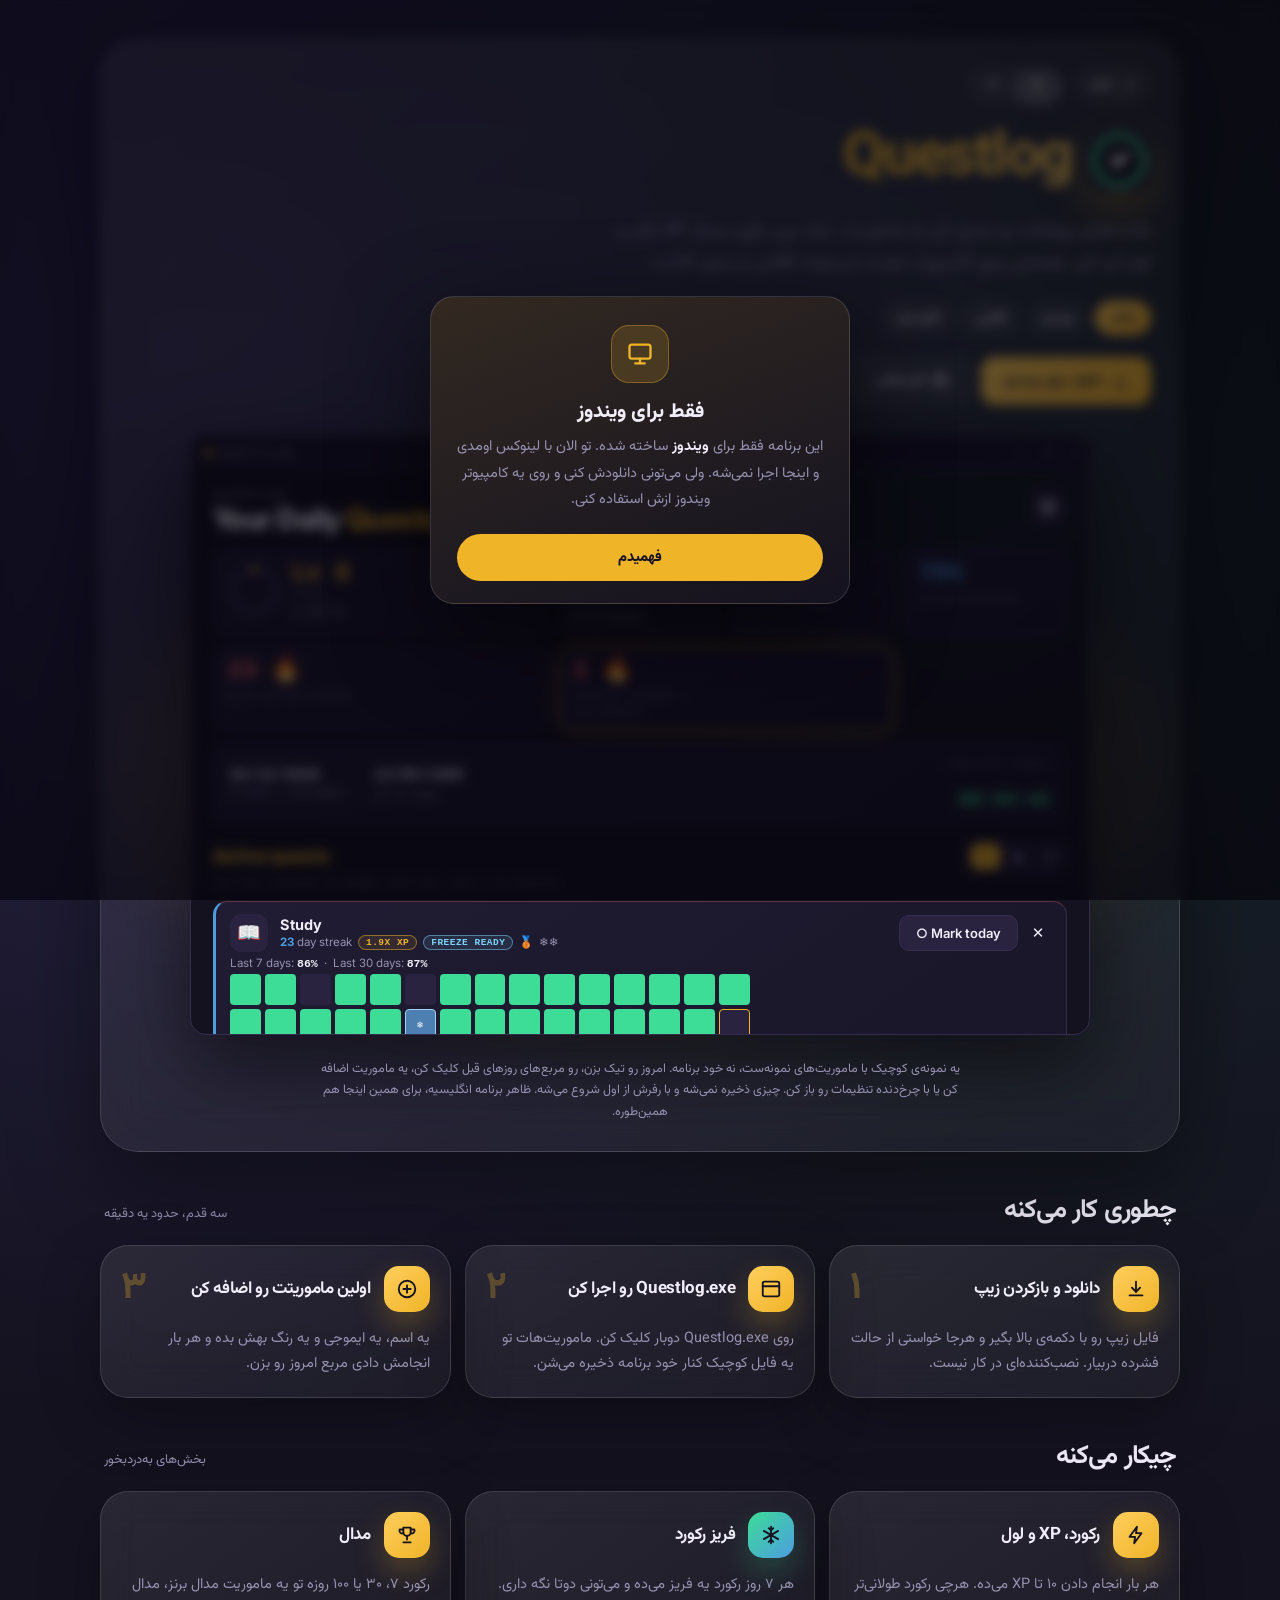
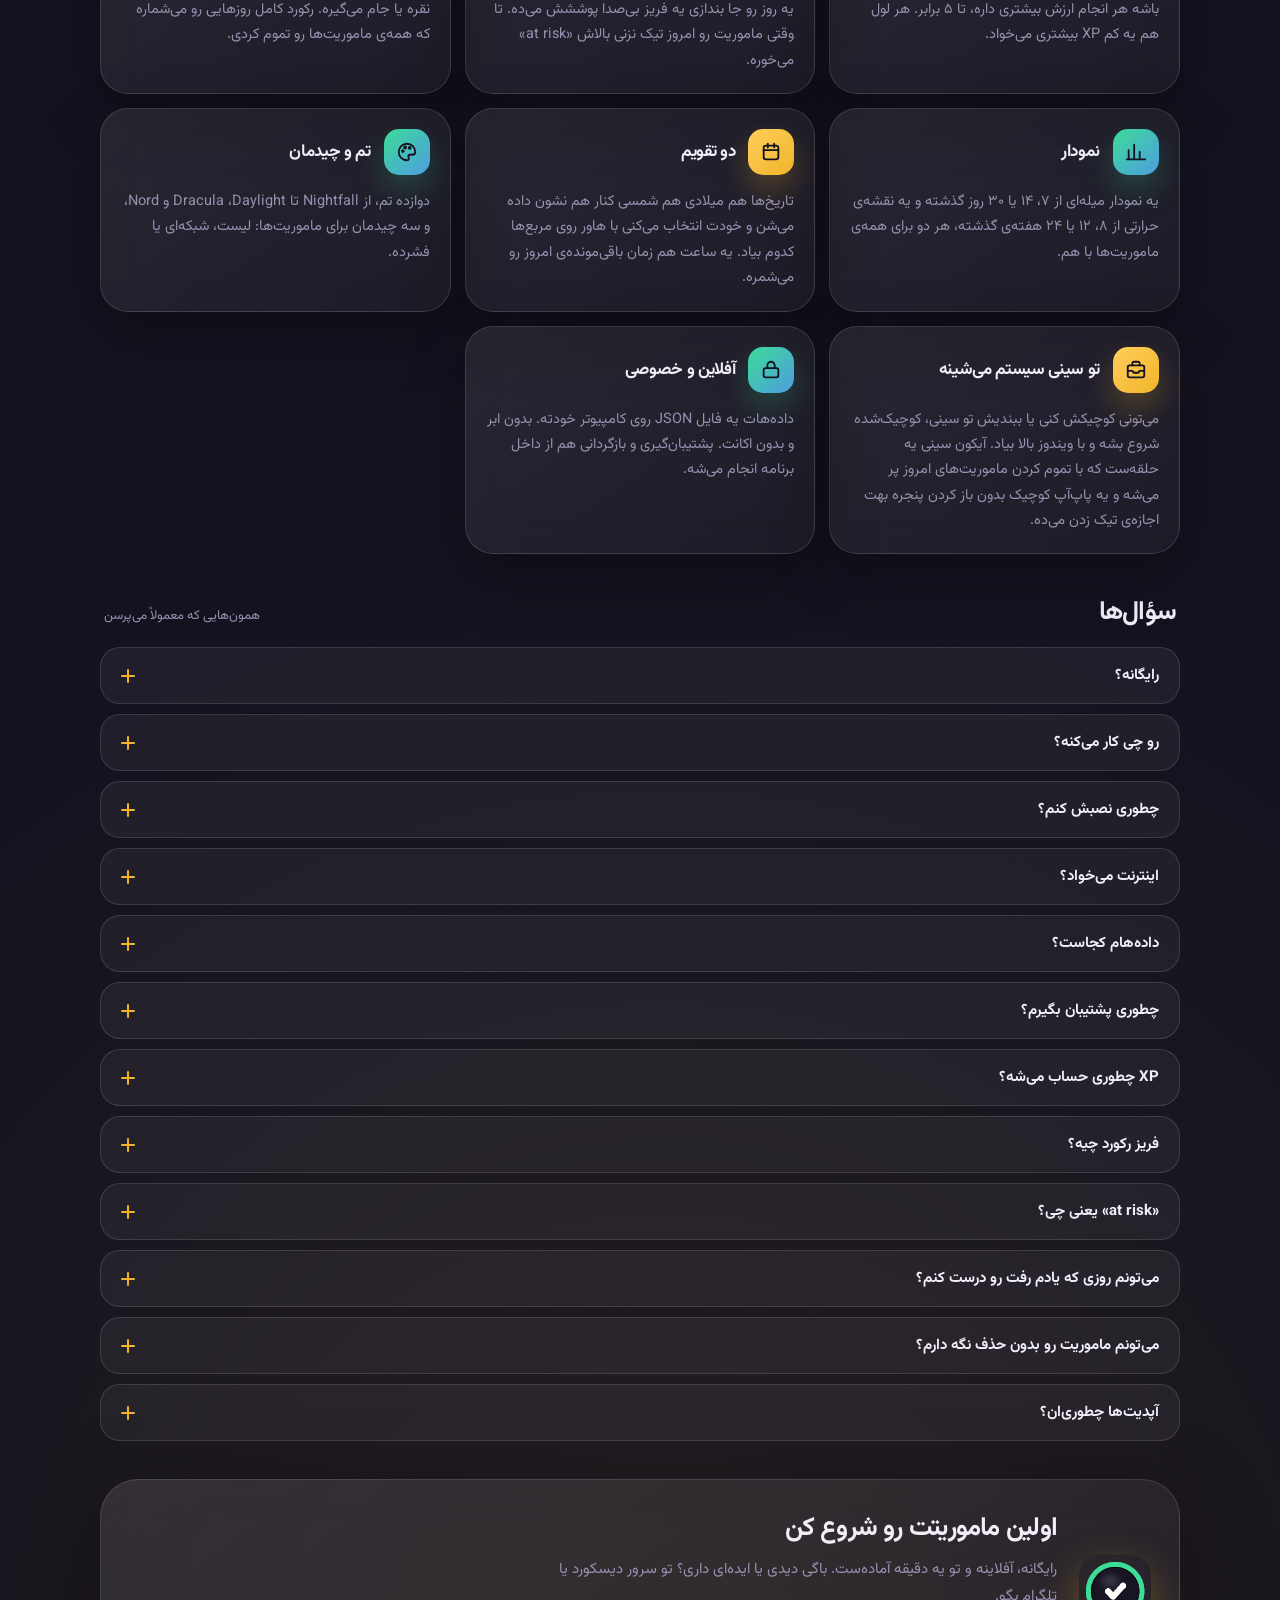
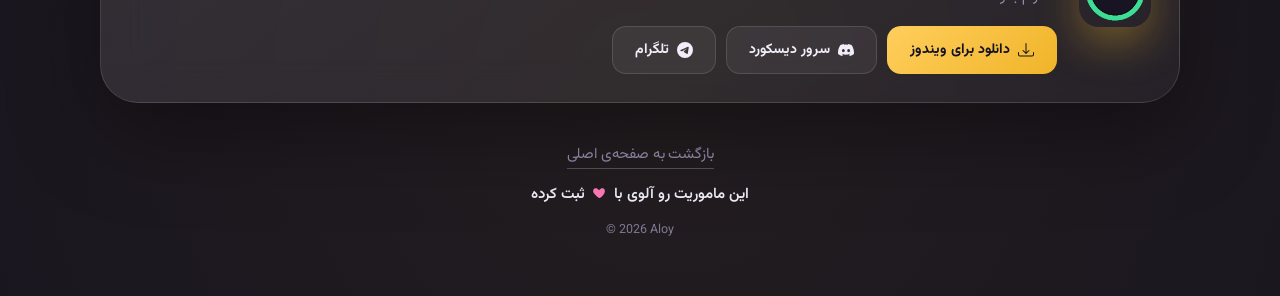
<file: questlog.html>
<!doctype html>
<html lang="fa" dir="rtl">
<head>
  <meta charset="utf-8">
  <meta name="viewport" content="width=device-width, initial-scale=1">
  <meta name="theme-color" content="#14121f">
  <title>Questlog — عادت‌های روزانه به شکل ماموریت، آفلاین</title>
  <meta name="description" content="Questlog: track daily habits as quests with streaks, XP, levels and streak freezes. Offline, portable, free for Windows.">
  <link rel="canonical" href="https://actually-aloy.github.io/site/questlog">
  <meta property="og:type" content="website">
  <meta property="og:title" content="Questlog — daily habits as quests, offline">
  <meta property="og:description" content="Track daily habits as quests with streaks and XP. Free, offline, for Windows.">
  <meta property="og:url" content="https://actually-aloy.github.io/site/questlog">
  <meta property="og:image" content="https://actually-aloy.github.io/site/questlog-og.jpg">
  <meta name="twitter:card" content="summary_large_image">
  <meta name="twitter:title" content="Questlog — daily habits as quests, offline">
  <meta name="twitter:description" content="Track daily habits as quests with streaks and XP. Free, offline, for Windows.">
  <meta name="twitter:image" content="https://actually-aloy.github.io/site/questlog-og.jpg">
  <link rel="icon" href="questlog-logo.png" type="image/png">
  <link rel="preconnect" href="https://fonts.googleapis.com">
  <link rel="preconnect" href="https://fonts.gstatic.com" crossorigin>
  <link href="https://fonts.googleapis.com/css2?family=Inter:wght@400;500;600;700;800;900&display=swap" rel="stylesheet">
  <link href="https://fonts.googleapis.com/css2?family=Vazirmatn:wght@400;500;600;700;800;900&display=swap" rel="stylesheet">
  <style>
    :root {
      --bg: #14121f;
      --text: #f1eefa;
      --muted: #9691b0;
      --line: rgba(255, 255, 255, 0.13);
      --cyan: #f0b429;
      --magenta: #3ddc97;
      --pink: #ff7ab6;
      --ink: #14121f;
      --radius: 28px;
    }

    * {
      box-sizing: border-box;
    }

    body {
      margin: 0;
      min-height: 100vh;
      font-family: Inter, ui-sans-serif, system-ui, -apple-system, BlinkMacSystemFont, "Segoe UI", sans-serif;
      color: var(--text);
      background:
        radial-gradient(circle at 14% 10%, rgba(124, 111, 240, 0.22), transparent 32%),
        radial-gradient(circle at 90% 14%, rgba(61, 220, 151, 0.09), transparent 30%),
        radial-gradient(circle at 52% 94%, rgba(240, 180, 41, 0.07), transparent 34%),
        var(--bg);
      animation: page-fade-in 0.4s ease-out;
      user-select: none;
      -webkit-user-select: none;
      -moz-user-select: none;
    }

    @keyframes page-fade-in {
      from { opacity: 0; }
      to { opacity: 1; }
    }

    html[lang="fa"] body {
      font-family: Vazirmatn, Inter, ui-sans-serif, system-ui, -apple-system, BlinkMacSystemFont, "Segoe UI", sans-serif;
    }

    @media (prefers-reduced-motion: no-preference) {
      html { scroll-behavior: smooth; }
    }

    a {
      color: inherit;
      text-decoration: none;
    }

    h1, h2, h3, p {
      margin: 0;
    }

    [hidden] {
      display: none !important;
    }

    .page {
      width: min(1080px, calc(100% - 36px));
      margin: 0 auto;
      padding: 38px 0 56px;
    }

    .glass {
      border: 1px solid var(--line);
      border-radius: calc(var(--radius) + 10px);
      background: linear-gradient(145deg, rgba(255, 255, 255, 0.105), rgba(255, 255, 255, 0.045));
      box-shadow: 0 28px 90px rgba(0, 0, 0, 0.4);
      backdrop-filter: blur(22px);
    }

    .hero {
      display: grid;
      grid-template-columns: minmax(0, 1fr);
      gap: 30px;
      padding: 28px;
      align-items: center;
    }

    .intro {
      display: flex;
      flex-direction: column;
      gap: 22px;
      min-width: 0;
    }

    .topline {
      display: flex;
      align-items: center;
      gap: 12px;
    }

    .pill-btn {
      display: inline-flex;
      align-items: center;
      gap: 8px;
      padding: 7px 14px;
      border: 1px solid var(--line);
      border-radius: 999px;
      background: rgba(255, 255, 255, 0.06);
      color: var(--text);
      font-family: inherit;
      font-size: 13px;
      font-weight: 600;
      cursor: pointer;
      transition: background 180ms ease, border-color 180ms ease;
    }

    .pill-btn:hover {
      background: rgba(255, 255, 255, 0.12);
      border-color: rgba(240, 180, 41, 0.45);
    }

    .pill-btn svg {
      width: 14px;
      height: 14px;
    }

    html[dir="rtl"] .pill-btn svg {
      transform: scaleX(-1);
    }

    .lang-toggle {
      margin-inline-start: auto;
    }

    .brand {
      display: flex;
      align-items: center;
      gap: 16px;
    }

    .brand img {
      width: 64px;
      height: 64px;
      flex: 0 0 auto;
      border-radius: 18px;
      box-shadow: 0 16px 40px rgba(240, 180, 41, 0.35);
      -webkit-user-drag: none;
    }

    h1 {
      font-size: clamp(38px, 6.4vw, 60px);
      line-height: 1.15;
      letter-spacing: -0.03em;
    }

    .gradient-text {
      background: linear-gradient(90deg, #f0b429, #ffce5c, #3ddc97, #f0b429);
      background-size: 300% 100%;
      -webkit-background-clip: text;
      background-clip: text;
      color: transparent;
      animation: enchant 6s linear infinite;
    }

    @keyframes enchant {
      to { background-position: -300% 0; }
    }

    .pitch {
      max-width: 560px;
      color: var(--muted);
      font-size: 18px;
      line-height: 1.75;
    }

    .tags {
      display: flex;
      flex-wrap: wrap;
      gap: 8px;
    }

    .tag {
      padding: 6px 13px;
      border: 1px solid var(--line);
      border-radius: 999px;
      background: rgba(255, 255, 255, 0.06);
      color: var(--text);
      font-size: 12.5px;
      font-weight: 600;
    }

    .tag.hot {
      border-color: transparent;
      background: linear-gradient(135deg, #ffce5c, #f0b429);
      color: var(--ink); background-origin: border-box;}

    .cta-row {
      display: flex;
      flex-wrap: wrap;
      gap: 10px;
    }

    .btn {
      display: inline-flex;
      align-items: center;
      justify-content: center;
      gap: 8px;
      padding: 12px 22px;
      border: 1px solid var(--line);
      border-radius: 14px;
      background: rgba(255, 255, 255, 0.06);
      color: var(--text);
      font-family: inherit;
      font-size: 14px;
      font-weight: 700;
      cursor: pointer;
      transition: filter 180ms ease, transform 180ms ease, background 180ms ease, border-color 180ms ease;
    }

    .btn:hover {
      transform: translateY(-2px);
      background: rgba(255, 255, 255, 0.12);
      border-color: rgba(240, 180, 41, 0.45);
    }

    .btn.primary {
      border-color: transparent;
      background: linear-gradient(135deg, #ffce5c, #f0b429);
      color: var(--ink); background-origin: border-box;}

    .btn.primary:hover {
      filter: brightness(1.06);
    }

    .btn svg {
      width: 16px;
      height: 16px;
      flex: 0 0 auto;
    }

    .btn:focus-visible,
    .pill-btn:focus-visible,
    .faq-q:focus-visible {
      outline: 2px solid var(--cyan);
      outline-offset: 3px;
    }

    .dl-meta {
      color: var(--muted);
      font-size: 13px;
    }

    .stage {
      position: relative;
      display: flex;
      flex-direction: column;
      align-items: center;
      gap: 12px;
      min-width: 0;
    }

    .stage::before {
      content: "";
      position: absolute;
      inset: 6% -6% 10%;
      z-index: 0;
      border-radius: 50%;
      background: radial-gradient(closest-side, rgba(240, 180, 41, 0.5), rgba(240, 180, 41, 0));
      filter: blur(24px);
      pointer-events: none;
    }

    .qm {
      --q-bg: #14121f; --q-bg2: #191629; --q-surface: #201c33; --q-surface2: #29233f; --q-border: #342d4d;
      --q-text: #f1eefa; --q-dim: #9691b0; --q-faint: #6c6788; --q-gold: #f0b429; --q-goldl: #ffce5c; --q-coral: #ff6b6b; --q-teal: #3ddc97;
      direction: ltr; text-align: left; position: relative; z-index: 1; width: 100%; max-width: 900px; height: 600px; margin: 0 auto;
      display: flex; flex-direction: column; overflow: hidden; border: 1px solid var(--q-border); border-radius: 16px;
      background: radial-gradient(circle at 85% 0%, rgba(61, 220, 151, 0.07), transparent 40%), var(--q-bg); color: var(--q-text);
      font-family: "Segoe UI", Inter, ui-sans-serif, system-ui, sans-serif; box-shadow: 0 30px 80px rgba(0, 0, 0, 0.55); transition: background 0.3s ease, color 0.3s ease;
    }
    .qm * { box-sizing: border-box; }
    .qm button { font-family: inherit; color: inherit; }
    .qm-bar { flex: 0 0 34px; display: flex; align-items: center; gap: 8px; padding: 0 10px 0 14px; background: var(--q-bg2); border-bottom: 1px solid var(--q-border); font-size: 11px; letter-spacing: 0.2em; color: var(--q-dim); }
    .qm-bar i { width: 7px; height: 7px; border-radius: 50%; background: var(--q-gold); }
    .qm-bar em { margin-left: auto; display: flex; gap: 16px; font-style: normal; letter-spacing: 0; opacity: 0.7; }
    .qm-scroll { flex: 1; min-height: 0; overflow-y: auto; padding: 18px 22px 24px; scrollbar-width: thin; scrollbar-color: var(--q-faint) transparent; }
    .qm-scroll::-webkit-scrollbar { width: 7px; }
    .qm-scroll::-webkit-scrollbar-track { background: transparent; }
    .qm-scroll::-webkit-scrollbar-thumb { border-radius: 999px; background: var(--q-faint); border: 2px solid transparent; background-clip: padding-box; }
    .qm-scroll::-webkit-scrollbar-thumb:hover { background: var(--q-gold); background-clip: padding-box; }
    .qm-head { display: flex; align-items: flex-start; justify-content: space-between; margin-bottom: 14px; }
    .qm-head small { display: block; font-size: 10.5px; letter-spacing: 0.22em; color: var(--q-dim); }
    .qm-head h3 { margin: 2px 0 0; font-size: 28px; font-weight: 800; letter-spacing: -0.02em; line-height: 1.15; }
    .qm-head h3 b { color: var(--q-gold); }
    .qm-head h3 i { font-size: 11px; font-weight: 400; font-style: normal; color: var(--q-faint); margin-left: 4px; }
    .qm-gear { width: 38px; height: 38px; display: grid; place-items: center; cursor: pointer; border: 1px solid var(--q-border); border-radius: 11px; background: var(--q-surface); }
    .qm-gear svg { width: 18px; height: 18px; }
    .qm-card { border: 1px solid var(--q-border); border-radius: 14px; background: linear-gradient(145deg, var(--q-surface), var(--q-bg2)); }
    .qm-stats { display: grid; grid-template-columns: repeat(5, minmax(0, 1fr)); gap: 10px; margin-bottom: 10px; }
    .qm-stats .qm-card { padding: 12px 14px; }
    .qm-stats .num { font: 700 24px/1 ui-monospace, "Cascadia Mono", Consolas, monospace; }
    .qm-stats .cap { margin-top: 6px; font-size: 9.5px; letter-spacing: 0.14em; text-transform: uppercase; color: var(--q-faint); line-height: 1.5; }
    .qm-stats .sub { margin-top: 3px; font-size: 11px; color: var(--q-dim); }
    .qm-stats .wide { grid-column: span 2; }
    .qm-stats .perfect { border-color: var(--q-gold); box-shadow: 0 0 22px rgba(240, 180, 41, 0.18); }
    .qm-lvl { display: flex; align-items: center; gap: 12px; }
    .qm-lvl svg { width: 52px; height: 52px; flex: 0 0 auto; transform: rotate(-90deg); }
    .qm-date { display: flex; align-items: center; justify-content: space-between; gap: 12px; margin: 12px 0 16px; padding: 12px 16px; flex-wrap: wrap; }
    .qm-date .d { font: 700 15px ui-monospace, Consolas, monospace; }
    .qm-date small { display: block; margin-top: 2px; font-size: 11.5px; color: var(--q-dim); font-weight: 400; font-family: inherit; }
    .qm-date .t { text-align: right; }
    .qm-date .t small { font-size: 9.5px; letter-spacing: 0.14em; text-transform: uppercase; color: var(--q-faint); }
    .qm-date .t b { font: 700 19px ui-monospace, Consolas, monospace; color: var(--q-teal); }
    .qm-sec { display: flex; align-items: center; justify-content: space-between; margin: 4px 0 4px; }
    .qm-sec h4 { margin: 0; font-size: 17px; font-weight: 800; color: var(--q-gold); }
    .qm-seg { display: flex; gap: 3px; padding: 3px; border: 1px solid var(--q-border); border-radius: 10px; background: var(--q-surface); }
    .qm-seg button { min-width: 28px; padding: 5px 9px; border: 0; border-radius: 7px; background: none; font-size: 12px; font-weight: 600; cursor: pointer; color: var(--q-dim); }
    .qm-seg button.on { background: var(--q-gold); color: #1a1405; }
    .qm-hint { margin: 0 0 12px; font-size: 10px; letter-spacing: 0.14em; text-transform: uppercase; color: var(--q-faint); }
    .qm-list { display: flex; flex-direction: column; gap: 12px; }
    .qm-list.grid { display: grid; grid-template-columns: 1fr 1fr; }
    .qm-list.compact { gap: 6px; }
    .qm-quest { display: grid; grid-template-columns: 38px 1fr auto; gap: 4px 12px; align-items: center; padding: 12px 14px; border-left: 3px solid var(--c, var(--q-gold)); }
    .qm-quest.risk { border-top-color: rgba(255, 107, 107, 0.3); }
    .qm-quest.done { background: linear-gradient(145deg, rgba(61, 220, 151, 0.1), var(--q-bg2)); }
    .qm-em { width: 38px; height: 38px; display: grid; place-items: center; border-radius: 11px; background: var(--q-surface2); font-size: 19px; }
    .qm-name { font-weight: 700; font-size: 14.5px; }
    .qm-meta { margin-top: 2px; font-size: 11.5px; color: var(--q-dim); display: flex; flex-wrap: wrap; align-items: center; gap: 6px; }
    .qm-meta b { color: var(--c, var(--q-gold)); font-weight: 700; }
    .qm-tag { padding: 1px 7px; border: 1px solid; border-radius: 999px; font: 700 9.5px ui-monospace, Consolas, monospace; letter-spacing: 0.05em; text-transform: uppercase; }
    .qm-tag.xp { color: var(--q-gold); border-color: rgba(240, 180, 41, 0.5); background: rgba(240, 180, 41, 0.1); }
    .qm-tag.frost { color: #7dd3fc; border-color: rgba(125, 211, 252, 0.5); background: rgba(125, 211, 252, 0.1); }
    .qm-tag.risk { color: var(--q-coral); border-color: rgba(255, 107, 107, 0.5); background: rgba(255, 107, 107, 0.1); }
    .qm-act { display: flex; align-items: center; gap: 6px; }
    .qm-mark { padding: 9px 16px; border: 1px solid var(--q-border); border-radius: 10px; background: var(--q-surface2); font-size: 13px; font-weight: 600; cursor: pointer; white-space: nowrap; transition: background 0.2s ease, border-color 0.2s ease; }
    .qm-mark:hover { border-color: var(--q-gold); }
    .qm-quest.done .qm-mark { background: var(--q-teal); border-color: var(--q-teal); color: #08301f; }
    .qm-x { width: 28px; height: 28px; border: 0; border-radius: 8px; background: none; cursor: pointer; color: var(--q-faint); font-size: 15px; }
    .qm-x:hover { color: var(--q-coral); background: var(--q-surface2); }
    .qm-stat7 { grid-column: 1 / -1; font-size: 11.5px; color: var(--q-dim); }
    .qm-stat7 b { color: var(--q-text); font-family: ui-monospace, Consolas, monospace; }
    .qm-days { grid-column: 1 / -1; display: grid; grid-template-columns: repeat(15, minmax(0, 1fr)); gap: 4px; max-width: 520px; }
    .qm-days button { aspect-ratio: 1; min-height: 14px; border: 1px solid transparent; border-radius: 4px; background: var(--q-surface2); cursor: pointer; padding: 0; font-size: 9px; line-height: 1; }
    .qm-days button.on { background: var(--q-teal); }
    .qm-days button.fz { background: #4d7fb3; color: #fff; border-color: #9fd0f5; }
    .qm-days button.today { border-color: var(--q-gold); }
    .qm-list.grid .qm-quest { grid-template-columns: 38px 1fr; }
    .qm-list.grid .qm-act { grid-column: 1 / -1; }
    .qm-list.compact .qm-quest { grid-template-columns: 30px 1fr auto; padding: 8px 12px; }
    .qm-list.compact .qm-days, .qm-list.compact .qm-stat7 { display: none; }
    .qm-list.compact .qm-em { width: 30px; height: 30px; font-size: 15px; }
    .qm-add { margin: 18px 0; padding: 14px 16px; }
    .qm-add h5, .qm-ch h5 { margin: 0 0 10px; font-size: 11.5px; letter-spacing: 0.14em; text-transform: uppercase; color: var(--q-faint); font-weight: 600; }
    .qm-add input[type="text"] { width: 100%; padding: 10px 12px; border: 1px solid var(--q-border); border-radius: 10px; background: var(--q-bg); color: var(--q-text); font: inherit; font-size: 13.5px; user-select: text; -webkit-user-select: text; }
    .qm-add input:focus-visible, .qm button:focus-visible, .qm-sw input:focus-visible + span { outline: 2px solid var(--q-gold); outline-offset: 2px; }
    .qm-emo, .qm-col { display: flex; flex-wrap: wrap; gap: 5px; margin-top: 10px; }
    .qm-emo button { width: 34px; height: 34px; border: 1px solid var(--q-border); border-radius: 9px; background: var(--q-surface2); font-size: 16px; cursor: pointer; }
    .qm-emo button.on { border-color: var(--q-gold); box-shadow: 0 0 0 1px var(--q-gold); }
    .qm-col { align-items: center; }
    .qm-col button { width: 22px; height: 22px; border: 2px solid transparent; border-radius: 50%; cursor: pointer; padding: 0; }
    .qm-col button.on { border-color: var(--q-text); }
    .qm-addbtn { margin-left: auto; padding: 8px 18px; border: 0; border-radius: 10px; background: linear-gradient(135deg, var(--q-goldl), var(--q-gold)); color: #1a1405; font-weight: 800; font-size: 13px; cursor: pointer; }
    .qm-charts { display: grid; grid-template-columns: 1fr 1fr; gap: 12px; }
    .qm-ch { padding: 14px 16px; min-width: 0; }
    .qm-ch .qm-sec { margin-bottom: 10px; }
    .qm-ch .qm-sec h5 { margin: 0; }
    .qm-bars { display: flex; align-items: flex-end; gap: 4px; height: 110px; }
    .qm-bars span { flex: 1; min-width: 0; display: flex; flex-direction: column; justify-content: flex-end; height: 100%; }
    .qm-bars i { display: block; border-radius: 4px 4px 0 0; background: linear-gradient(180deg, var(--q-teal), rgba(61, 220, 151, 0.35)); min-height: 2px; transition: height 0.3s ease; }
    .qm-bl { display: flex; gap: 4px; margin-top: 5px; font-size: 9.5px; color: var(--q-faint); }
    .qm-bl span { flex: 1; text-align: center; overflow: hidden; }
    .qm-heat { display: grid; grid-auto-flow: column; grid-template-rows: repeat(7, 1fr); gap: 3px; height: 128px; }
    .qm-heat i { border-radius: 3px; background: var(--q-surface2); }
    .qm-heat i.l1 { background: color-mix(in srgb, var(--q-teal) 30%, var(--q-surface2)); }
    .qm-heat i.l2 { background: color-mix(in srgb, var(--q-teal) 55%, var(--q-surface2)); }
    .qm-heat i.l3 { background: color-mix(in srgb, var(--q-teal) 80%, var(--q-surface2)); }
    .qm-heat i.l4 { background: var(--q-teal); }
    .qm-modal { position: absolute; inset: 34px 0 0 0; z-index: 5; display: flex; flex-direction: column; background: var(--q-bg); }
    .qm-modal[hidden] { display: none; }
    .qm-mh { display: flex; align-items: center; justify-content: space-between; padding: 14px 22px; border-bottom: 1px solid var(--q-border); font-size: 18px; font-weight: 800; }
    .qm-mh button { width: 30px; height: 30px; border: 0; border-radius: 8px; background: none; cursor: pointer; font-size: 16px; color: var(--q-dim); }
    .qm-mb { flex: 1; min-height: 0; overflow-y: auto; padding: 14px 22px 22px; scrollbar-width: thin; scrollbar-color: var(--q-faint) transparent; }
    .qm-mb h6 { margin: 14px 0 8px; font: 600 11px ui-monospace, Consolas, monospace; letter-spacing: 0.16em; text-transform: uppercase; color: var(--q-faint); }
    .qm-mb h6:first-child { margin-top: 0; }
    .qm-mb p { margin: 0 0 8px; font-size: 12.5px; color: var(--q-dim); }
    .qm-opts { display: flex; flex-wrap: wrap; gap: 10px; }
    .qm-opts button { display: inline-flex; align-items: center; gap: 8px; padding: 9px 13px; border: 1px solid var(--q-border); border-radius: 10px; background: var(--q-surface2); font-size: 13px; font-weight: 600; cursor: pointer; transition: border-color 0.12s ease, transform 0.1s ease; }
    .qm-opts button:hover { transform: translateY(-1px); }
    .qm-opts button.on { border-color: var(--q-gold); box-shadow: inset 0 0 0 1px var(--q-gold); }
    .qm-opts button i { display: block; flex: 0 0 auto; width: 18px; height: 18px; border-radius: 50%; box-shadow: inset 0 0 0 2px rgba(255, 255, 255, 0.12); }
    .qm-row { display: flex; align-items: center; justify-content: space-between; gap: 14px; margin-bottom: 8px; padding: 12px 14px; border: 1px solid var(--q-border); border-radius: 12px; background: var(--q-surface); }
    .qm-row b { display: block; font-size: 13px; }
    .qm-row small { display: block; margin-top: 2px; color: var(--q-faint); font-size: 11.5px; line-height: 1.5; }
    .qm-sw { position: relative; flex: 0 0 auto; width: 42px; height: 24px; }
    .qm-sw input { position: absolute; inset: 0; width: 100%; height: 100%; margin: 0; opacity: 0; cursor: pointer; z-index: 1; }
    .qm-sw span { position: absolute; inset: 0; border-radius: 24px; background: var(--q-surface2); border: 1px solid var(--q-border); transition: background 0.2s ease; }
    .qm-sw span::before { content: ""; position: absolute; left: 3px; top: 3px; width: 16px; height: 16px; border-radius: 50%; background: var(--q-dim); transition: transform 0.2s ease, background 0.2s ease; }
    .qm-sw input:checked + span { background: var(--q-gold); }
    .qm-sw input:checked + span::before { transform: translateX(18px); background: #fff; }
    .qm.reduce *, .qm.reduce *::before { transition: none !important; animation: none !important; }
    .qm-toast { position: absolute; left: 50%; bottom: 16px; z-index: 8; transform: translate(-50%, 20px); padding: 9px 16px; border: 1px solid var(--q-border); border-radius: 999px; background: var(--q-surface2); font-size: 12.5px; opacity: 0; pointer-events: none; transition: opacity 0.25s ease, transform 0.25s ease; white-space: nowrap; }
    .qm-toast.show { opacity: 1; transform: translate(-50%, 0); }
    .ex-note { position: relative; z-index: 1; }
    .mock-note { position: relative; z-index: 1; max-width: 640px; margin: 12px auto 0; color: var(--muted); font-size: 12.5px; line-height: 1.7; text-align: center; }

    @media (max-width: 720px) {
      .qm { height: 640px; }
      .qm-scroll { padding: 14px 12px 20px; }
      .qm-stats { grid-template-columns: 1fr 1fr; }
      .qm-stats .wide:first-child { grid-column: span 2; }
      .qm-stats .wide { grid-column: span 1; }
      .qm-charts { grid-template-columns: 1fr; }
      .qm-list.grid { grid-template-columns: 1fr; }
      .qm-quest { grid-template-columns: 34px 1fr; }
      .qm-act { grid-column: 1 / -1; }
      .qm-days { grid-template-columns: repeat(10, minmax(0, 1fr)); }
      .qm-head h3 { font-size: 22px; }
    }

    section.block {
      margin-top: 38px;
      scroll-margin-top: 18px;
    }

    .head {
      display: flex;
      align-items: baseline;
      justify-content: space-between;
      gap: 12px;
      margin: 0 4px 14px;
    }

    .head h2 {
      font-size: 26px;
      letter-spacing: -0.03em;
    }

    .head span {
      color: var(--muted);
      font-size: 13px;
    }

    .grid {
      display: grid;
      grid-template-columns: repeat(auto-fit, minmax(260px, 1fr));
      gap: 14px;
    }

    .grid.three {
      grid-template-columns: repeat(auto-fit, minmax(240px, 1fr));
    }

    .grid.cols3 {
      grid-template-columns: repeat(3, minmax(0, 1fr));
    }

    @media (max-width: 900px) {
      .grid.cols3 {
        grid-template-columns: repeat(2, minmax(0, 1fr));
      }
    }

    @media (max-width: 560px) {
      .grid.cols3 {
        grid-template-columns: minmax(0, 1fr);
      }
    }

    .card {
      display: flex;
      flex-direction: column;
      gap: 14px;
      padding: 20px;
      border: 1px solid var(--line);
      border-radius: var(--radius);
      background: linear-gradient(145deg, rgba(255, 255, 255, 0.09), rgba(255, 255, 255, 0.04));
      box-shadow: 0 20px 60px rgba(0, 0, 0, 0.3);
      backdrop-filter: blur(18px);
      transition: transform 180ms ease, border-color 180ms ease;
    }

    .card:hover {
      transform: translateY(-3px);
      border-color: rgba(240, 180, 41, 0.42);
    }

    .card-top {
      display: flex;
      align-items: center;
      gap: 13px;
    }

    .icon {
      position: relative;
      width: 46px;
      height: 46px;
      flex: 0 0 auto;
      display: grid;
      place-items: center;
      border-radius: 15px;
      color: var(--ink);
      background: linear-gradient(135deg, #ffce5c, #f0b429);
      box-shadow: 0 14px 30px rgba(240, 180, 41, 0.25);
    }

    .icon.alt {
      background: linear-gradient(135deg, #3ddc97, #4d9de0);
      box-shadow: 0 14px 30px rgba(61, 220, 151, 0.22);
    }

    .icon svg {
      width: 22px;
      height: 22px;
    }

    .step-num {
      margin-inline-start: auto;
      color: rgba(240, 180, 41, 0.28);
      font-size: 38px;
      font-weight: 800;
      letter-spacing: -0.04em;
      line-height: 1;
    }

    .card-name {
      font-size: 17px;
      font-weight: 700;
      letter-spacing: -0.02em;
    }

    .card-desc {
      color: var(--muted);
      font-size: 14.5px;
      line-height: 1.75;
    }

    .faq {
      display: flex;
      flex-direction: column;
      gap: 10px;
    }

    .faq-item {
      border: 1px solid var(--line);
      border-radius: 20px;
      background: rgba(255, 255, 255, 0.05);
      transition: border-color 240ms ease, background 240ms ease;
    }

    .faq-item:hover {
      border-color: rgba(240, 180, 41, 0.28);
    }

    .faq-item.open {
      border-color: rgba(240, 180, 41, 0.4);
      background: rgba(255, 255, 255, 0.08);
    }

    .faq-q {
      width: 100%;
      display: flex;
      align-items: center;
      justify-content: space-between;
      gap: 14px;
      padding: 16px 20px;
      border: none;
      border-radius: 20px;
      background: none;
      color: var(--text);
      font-family: inherit;
      font-size: 15px;
      font-weight: 700;
      text-align: start;
      cursor: pointer;
    }

    .faq-q:focus-visible {
      outline-offset: -2px;
    }

    .faq-icon {
      position: relative;
      width: 14px;
      height: 14px;
      flex: 0 0 auto;
      transition: transform 340ms cubic-bezier(0.2, 0.8, 0.2, 1);
    }

    .faq-icon::before,
    .faq-icon::after {
      content: "";
      position: absolute;
      inset-inline: 0;
      top: 50%;
      height: 2px;
      margin-top: -1px;
      border-radius: 2px;
      background: var(--cyan);
      transition: transform 340ms cubic-bezier(0.2, 0.8, 0.2, 1);
    }

    .faq-icon::after {
      transform: rotate(90deg);
    }

    .faq-item.open .faq-icon {
      transform: rotate(180deg);
    }

    .faq-item.open .faq-icon::after {
      transform: rotate(0deg);
    }

    .faq-panel {
      display: grid;
      grid-template-rows: 0fr;
      opacity: 0;
      visibility: hidden;
      transition: grid-template-rows 360ms cubic-bezier(0.2, 0.8, 0.2, 1), opacity 240ms ease, visibility 0s linear 360ms;
    }

    .faq-item.open .faq-panel {
      grid-template-rows: 1fr;
      opacity: 1;
      visibility: visible;
      transition: grid-template-rows 360ms cubic-bezier(0.2, 0.8, 0.2, 1), opacity 300ms ease 60ms, visibility 0s;
    }

    .faq-inner {
      min-height: 0;
      overflow: hidden;
    }

    .faq .answer {
      padding: 0 20px 18px;
      color: var(--muted);
      font-size: 14.5px;
      line-height: 1.8;
    }

    .closing {
      display: flex;
      align-items: center;
      gap: 22px;
      padding: 28px;
    }

    .closing img {
      width: 72px;
      height: 72px;
      flex: 0 0 auto;
      border-radius: 20px;
      box-shadow: 0 16px 40px rgba(240, 180, 41, 0.35);
      -webkit-user-drag: none;
    }

    .closing-text {
      display: flex;
      flex-direction: column;
      gap: 8px;
      min-width: 0;
    }

    .closing h2 {
      font-size: 26px;
      letter-spacing: -0.03em;
    }

    .closing p {
      max-width: 520px;
      color: var(--muted);
      font-size: 15px;
      line-height: 1.75;
    }

    .closing .cta-row {
      margin-top: 8px;
    }

    .footer {
      display: flex;
      flex-direction: column;
      align-items: center;
      gap: 14px;
      margin-top: 40px;
      text-align: center;
    }

    .made {
      color: var(--text);
      font-size: 15px;
      font-weight: 600;
    }

    .heart {
      display: inline-block;
      width: 15px;
      height: 15px;
      margin: 0 3px;
      vertical-align: -2px;
      color: var(--pink);
      animation: beat 1.8s ease-in-out infinite;
    }

    @keyframes beat {
      0%, 60%, 100% { transform: scale(1); }
      20% { transform: scale(1.22); }
      40% { transform: scale(1.06); }
    }

    .legal {
      color: var(--muted);
      font-size: 12.5px;
      opacity: 0.8;
    }

    .home-link {
      padding-bottom: 2px;
      border-bottom: 1px solid rgba(255, 255, 255, 0.24);
      color: var(--muted);
      font-size: 15px;
      letter-spacing: -0.01em;
      transition: color 180ms ease, border-color 180ms ease;
    }

    .home-link:hover {
      color: var(--text);
      border-color: rgba(240, 180, 41, 0.55);
    }

    @media (prefers-reduced-motion: reduce) {
      body { animation: none; }
      .gradient-text { animation: none; }
      .heart { animation: none; }
      .qm, .qm *, .qm-toast { transition: none !important; }
      .faq-item, .faq-icon, .faq-icon::before, .faq-icon::after, .faq-panel, .card, .btn { transition: none !important; }
    }

    @media (max-width: 560px) {
      .page { width: min(100% - 22px, 1080px); padding-top: 18px; }
      .hero, .closing { padding: 16px; border-radius: 28px; }
      .intro { gap: 18px; }
      .head { flex-direction: column; align-items: flex-start; gap: 2px; }
      .btn { width: 100%; }
      .closing { flex-direction: column; align-items: flex-start; }
    }
  </style>
  <link rel="stylesheet" href="langfx.css">
  <script src="langfx.js" defer></script>
  <link rel="stylesheet" href="platform.css">
  <script src="platform.js" data-only="windows" defer></script>
</head>
<body>
  <main class="page">

    <section class="hero glass">
      <div class="intro">
        <div class="topline">
          <a class="pill-btn" href="index.html" id="back-link">
            <svg viewBox="0 0 16 16" fill="none" stroke="currentColor" stroke-width="1.8" stroke-linecap="round" stroke-linejoin="round" aria-hidden="true"><path d="M10 3 5 8l5 5"/></svg>
            <span id="back-text"></span>
          </a>
          <button type="button" class="pill-btn lang-toggle" id="lang-toggle" aria-label="Switch language"><span class="lt-pill"></span><span class="lt-o" data-l="en">EN</span><span class="lt-o" data-l="fa">فا</span></button>
        </div>
        <div class="brand">
          <img src="questlog-logo.png" alt="" width="64" height="64" draggable="false">
          <h1><span class="gradient-text" id="hero-title"></span></h1>
        </div>
        <p class="pitch" id="hero-pitch"></p>
        <div class="tags" id="hero-tags"></div>
        <div class="cta-row">
          <a class="btn primary" data-dl href="https://github.com/actually-aloy/questlog/releases/latest">
            <svg viewBox="0 0 16 16" fill="currentColor" aria-hidden="true"><path d="M.5 9.9a.5.5 0 0 1 .5.5v2.1a1 1 0 0 0 1 1h12a1 1 0 0 0 1-1v-2.1a.5.5 0 0 1 1 0v2.1a2 2 0 0 1-2 2H2a2 2 0 0 1-2-2v-2.1a.5.5 0 0 1 .5-.5"/><path d="M7.5 10.29V1.5a.5.5 0 0 1 1 0v8.79l2.15-2.15a.5.5 0 0 1 .7.71l-3 3a.5.5 0 0 1-.7 0l-3-3a.5.5 0 1 1 .7-.71z"/></svg>
            <span data-dl-label></span>
          </a>
          <a class="btn" href="https://github.com/actually-aloy/questlog" target="_blank" rel="noopener noreferrer">
            <svg viewBox="0 0 16 16" fill="currentColor" aria-hidden="true"><path d="M8 0C3.58 0 0 3.58 0 8c0 3.54 2.29 6.53 5.47 7.59.4.07.55-.17.55-.38 0-.19-.01-.82-.01-1.49-2.01.37-2.53-.49-2.69-.94-.09-.23-.48-.94-.82-1.13-.28-.15-.68-.52-.01-.53.63-.01 1.08.58 1.23.82.72 1.21 1.87.87 2.33.66.07-.52.28-.87.51-1.07-1.78-.2-3.64-.89-3.64-3.95 0-.87.31-1.59.82-2.15-.08-.2-.36-1.02.08-2.12 0 0 .67-.21 2.2.82.64-.18 1.32-.27 2-.27.68 0 1.36.09 2 .27 1.53-1.04 2.2-.82 2.2-.82.44 1.1.16 1.92.08 2.12.51.56.82 1.27.82 2.15 0 3.07-1.87 3.75-3.65 3.95.29.25.54.73.54 1.48 0 1.07-.01 1.93-.01 2.2 0 .21.15.46.55.38A8.01 8.01 0 0 0 16 8c0-4.42-3.58-8-8-8"/></svg>
            <span id="cta-github"></span>
          </a>
        </div>
        <p class="dl-meta" id="dl-meta" hidden></p>
      </div>

      <div class="stage">
        <div class="qm" id="mock" data-theme="nightfall">
          <div class="qm-bar" aria-hidden="true"><i></i>QUESTLOG<em><span>—</span><span>▢</span><span>✕</span></em></div>
          <div class="qm-scroll" id="qm-scroll">
            <div class="qm-head">
              <div><small>QUESTLOG</small><h3>Your Daily <b>Quests</b> <i>v11</i></h3></div>
              <button type="button" class="qm-gear" id="qm-gear" aria-label="Settings"><svg viewBox="0 0 24 24" fill="none" stroke="currentColor" stroke-width="2" stroke-linecap="round" stroke-linejoin="round" aria-hidden="true"><circle cx="12" cy="12" r="3"/><path d="M19.4 15a1.7 1.7 0 0 0 .3 1.9l.1.1a2 2 0 1 1-2.8 2.8l-.1-.1a1.7 1.7 0 0 0-1.9-.3 1.7 1.7 0 0 0-1 1.5V21a2 2 0 1 1-4 0v-.1a1.7 1.7 0 0 0-1-1.5 1.7 1.7 0 0 0-1.9.3l-.1.1a2 2 0 1 1-2.8-2.8l.1-.1a1.7 1.7 0 0 0 .3-1.9 1.7 1.7 0 0 0-1.5-1H3a2 2 0 1 1 0-4h.1a1.7 1.7 0 0 0 1.5-1 1.7 1.7 0 0 0-.3-1.9l-.1-.1a2 2 0 1 1 2.8-2.8l.1.1a1.7 1.7 0 0 0 1.9.3h0a1.7 1.7 0 0 0 1-1.5V3a2 2 0 1 1 4 0v.1a1.7 1.7 0 0 0 1 1.5h0a1.7 1.7 0 0 0 1.9-.3l.1-.1a2 2 0 1 1 2.8 2.8l-.1.1a1.7 1.7 0 0 0-.3 1.9v0a1.7 1.7 0 0 0 1.5 1H21a2 2 0 1 1 0 4h-.1a1.7 1.7 0 0 0-1.5 1z"/></svg></button>
            </div>
            <div class="qm-stats" id="qm-stats"></div>
            <div class="qm-card qm-date" id="qm-date"></div>
            <div class="qm-sec"><h4>Active quests</h4>
              <div class="qm-seg" id="qm-lay" role="group" aria-label="Layout"><button type="button" data-l="list" class="on" aria-label="List">☰</button><button type="button" data-l="grid" aria-label="Grid">▦</button><button type="button" data-l="compact" aria-label="Compact">≡</button></div>
            </div>
            <p class="qm-hint">Tap any square to mark that day, tap ✕ to delete</p>
            <div class="qm-list" id="qm-list"></div>
            <div class="qm-card qm-add">
              <h5>Add a quest</h5>
              <input type="text" id="qm-name" maxlength="40" placeholder="e.g. Read 10 pages, Drink water, Stretch..." aria-label="Quest name">
              <div class="qm-emo" id="qm-emo"></div>
              <div class="qm-col" id="qm-col"></div>
              <div style="display:flex;margin-top:10px"><button type="button" class="qm-addbtn" id="qm-add">+ Add</button></div>
            </div>
            <div class="qm-charts">
              <div class="qm-card qm-ch"><div class="qm-sec"><h5>All quests — last <span id="qm-bn">7</span> days</h5><div class="qm-seg" id="qm-bw"><button type="button" data-n="7" class="on">7d</button><button type="button" data-n="14">14d</button><button type="button" data-n="30">30d</button></div></div><div class="qm-bars" id="qm-bars"></div><div class="qm-bl" id="qm-bl"></div></div>
              <div class="qm-card qm-ch"><div class="qm-sec"><h5>All quests — last <span id="qm-hn">12</span> weeks</h5><div class="qm-seg" id="qm-hw"><button type="button" data-n="8">8w</button><button type="button" data-n="12" class="on">12w</button><button type="button" data-n="24">24w</button></div></div><div class="qm-heat" id="qm-heat"></div></div>
            </div>
          </div>
          <div class="qm-modal" id="qm-modal" hidden>
            <div class="qm-mh"><span>Settings</span><button type="button" id="qm-mx" aria-label="Close">✕</button></div>
            <div class="qm-mb">
              <h6>Theme</h6><div class="qm-opts" id="qm-th"></div>
              <h6>Date shown on hover</h6><p>Controls the date shown when you hover a quest's day squares.</p><div class="qm-opts" id="qm-df"></div>
              <h6>Active quests layout</h6><div class="qm-opts" id="qm-ly"></div>
              <h6>System tray</h6>
              <div class="qm-row"><div><b>Minimize to tray instead of closing</b><small>Closing the window keeps Questlog running quietly in the tray.</small></div><label class="qm-sw"><input type="checkbox" aria-label="Minimize to tray"><span></span></label></div>
              <div class="qm-row"><div><b>Start minimized to tray</b><small>Launch Questlog straight into the tray instead of opening the window.</small></div><label class="qm-sw"><input type="checkbox" aria-label="Start minimized"><span></span></label></div>
              <h6>Performance</h6>
              <div class="qm-row"><div><b>Reduce animations &amp; effects</b><small>Turns off transitions, pulses, and background blur to lighten the GUI on slower machines.</small></div><label class="qm-sw"><input type="checkbox" id="qm-red" aria-label="Reduce animations"><span></span></label></div>
              <h6>Startup</h6>
              <div class="qm-row"><div><b>Launch Questlog when Windows starts</b><small>Adds Questlog to your Windows startup apps.</small></div><label class="qm-sw"><input type="checkbox" aria-label="Launch at startup"><span></span></label></div>
            </div>
          </div>
          <div class="qm-toast" id="qm-toast" role="status"></div>
        </div>
        <p class="mock-note" id="mock-note"></p>
      </div>
    </section>

    <section class="block" id="how">
      <div class="head">
        <h2 id="how-title"></h2>
        <span id="how-sub"></span>
      </div>
      <div class="grid three" id="how-grid"></div>
    </section>

    <section class="block" id="features">
      <div class="head">
        <h2 id="feat-title"></h2>
        <span id="feat-sub"></span>
      </div>
      <div class="grid cols3" id="feat-grid"></div>
    </section>

    <section class="block" id="faq">
      <div class="head">
        <h2 id="faq-title"></h2>
        <span id="faq-sub"></span>
      </div>
      <div class="faq" id="faq-list"></div>
    </section>

    <section class="block">
      <div class="closing glass">
        <img src="questlog-logo.png" alt="" width="72" height="72" draggable="false">
        <div class="closing-text">
          <h2 id="end-title"></h2>
          <p id="end-text"></p>
          <div class="cta-row">
            <a class="btn primary" data-dl href="https://github.com/actually-aloy/questlog/releases/latest">
              <svg viewBox="0 0 16 16" fill="currentColor" aria-hidden="true"><path d="M.5 9.9a.5.5 0 0 1 .5.5v2.1a1 1 0 0 0 1 1h12a1 1 0 0 0 1-1v-2.1a.5.5 0 0 1 1 0v2.1a2 2 0 0 1-2 2H2a2 2 0 0 1-2-2v-2.1a.5.5 0 0 1 .5-.5"/><path d="M7.5 10.29V1.5a.5.5 0 0 1 1 0v8.79l2.15-2.15a.5.5 0 0 1 .7.71l-3 3a.5.5 0 0 1-.7 0l-3-3a.5.5 0 1 1 .7-.71z"/></svg>
              <span data-dl-label></span>
            </a>
            <a class="btn" href="https://discord.gg/JqrBUYEM8n" target="_blank" rel="noopener noreferrer">
              <svg viewBox="0 0 16 16" fill="currentColor" aria-hidden="true"><path d="M13.545 2.907a13.2 13.2 0 0 0-3.257-1.011.05.05 0 0 0-.052.025c-.141.25-.297.577-.406.833a12.2 12.2 0 0 0-3.658 0 8 8 0 0 0-.412-.833.05.05 0 0 0-.052-.025c-1.125.194-2.22.534-3.257 1.011a.04.04 0 0 0-.021.018C.356 6.024-.213 9.047.066 12.032q.003.022.021.037a13.3 13.3 0 0 0 3.995 2.02.05.05 0 0 0 .056-.019q.463-.63.818-1.329a.05.05 0 0 0-.01-.059l-.018-.011a9 9 0 0 1-1.248-.595.05.05 0 0 1-.02-.066l.015-.019q.127-.095.248-.195a.05.05 0 0 1 .051-.007c2.619 1.196 5.454 1.196 8.041 0a.05.05 0 0 1 .053.007q.121.1.248.195a.05.05 0 0 1-.004.085 8 8 0 0 1-1.249.594.05.05 0 0 0-.03.03.05.05 0 0 0 .003.041c.24.465.515.909.817 1.329a.05.05 0 0 0 .056.019 13.2 13.2 0 0 0 4.001-2.02.05.05 0 0 0 .021-.037c.334-3.451-.559-6.449-2.366-9.106a.03.03 0 0 0-.02-.019m-8.198 7.307c-.789 0-1.438-.724-1.438-1.612s.637-1.613 1.438-1.613c.807 0 1.45.73 1.438 1.613 0 .888-.637 1.612-1.438 1.612m5.316 0c-.788 0-1.438-.724-1.438-1.612s.637-1.613 1.438-1.613c.807 0 1.451.73 1.438 1.613 0 .888-.631 1.612-1.438 1.612"/></svg>
              <span id="end-discord"></span>
            </a>
            <a class="btn" href="https://t.me/actually_aloy" target="_blank" rel="noopener noreferrer">
              <svg viewBox="0 0 16 16" fill="currentColor" aria-hidden="true"><path d="M16 8A8 8 0 1 1 0 8a8 8 0 0 1 16 0M8.287 5.906q-1.168.486-4.666 2.01-.567.225-.595.442c-.03.243.275.339.69.47l.175.055c.408.133.958.288 1.243.294q.39.01.868-.32 3.269-2.206 3.374-2.23c.05-.012.12-.026.166.016s.042.12.037.141c-.03.129-1.227 1.241-1.846 1.817-.193.18-.33.307-.358.336a8 8 0 0 1-.188.186c-.38.366-.664.64.015 1.088.327.216.589.393.85.571.284.194.568.387.936.629q.14.092.27.187c.331.236.63.448.997.414.214-.02.435-.22.547-.82.265-1.417.786-4.486.906-5.751a1.4 1.4 0 0 0-.013-.315.34.34 0 0 0-.114-.217.53.53 0 0 0-.31-.093c-.3.005-.763.166-2.984 1.09"/></svg>
              <span id="end-telegram"></span>
            </a>
          </div>
        </div>
      </div>
    </section>

    <div class="footer">
      <a class="home-link" href="index.html" id="footer-home"></a>
      <p class="made" id="made-by"></p>
      <p class="legal" dir="ltr">© 2026 Aloy</p>
    </div>
  </main>

  <script src="releases.js"></script>
  <script>
    (function () {
      var host = location.hostname;
      var local = host === 'localhost' || host === '127.0.0.1' || /^[\d.]+$/.test(host) || host.charAt(0) === '[';
      if (local || !/^https?:$/.test(location.protocol)) return;
      var clean = location.pathname.replace(/\/index\.html$/, '/').replace(/\.html$/, '');
      if (clean !== location.pathname) history.replaceState(null, '', clean + location.search + location.hash);
    })();

    const REPO = 'actually-aloy/questlog';

    const ICO = {
      download: '<path d="M12 4v11"/><path d="M7.5 10.5 12 15l4.5-4.5"/><path d="M5 19h14"/>',
      window: '<rect x="3" y="4" width="18" height="16" rx="2"/><path d="M3 9h18"/>',
      plus: '<circle cx="12" cy="12" r="9"/><path d="M12 8v8M8 12h8"/>',
      flame: '<path d="M12 3c1 3 5 5 5 10a5 5 0 0 1-10 0c0-2 1-3 2-4 0 2 1 3 2 3 0-3-1-5 1-9z"/>',
      snow: '<path d="M12 3v18M4.2 7.5l15.6 9M19.8 7.5l-15.6 9"/><path d="M9.5 4.5 12 7l2.5-2.5M9.5 19.5 12 17l2.5 2.5"/>',
      chart: '<path d="M4 20V10M10 20V4M16 20v-8M22 20H2"/>',
      calendar: '<rect x="4" y="5" width="16" height="15" rx="2.5"/><path d="M4 10h16"/><path d="M8.5 3v4"/><path d="M15.5 3v4"/>',
      palette: '<path d="M12 3a9 9 0 1 0 0 18c1.5 0 2-1 2-2s-.5-1.6-.5-2.4c0-1 .8-1.6 1.8-1.6H18a3 3 0 0 0 3-3C21 7 17 3 12 3z"/><circle cx="7.5" cy="11" r="1"/><circle cx="10" cy="7" r="1"/><circle cx="15" cy="7.5" r="1"/>',
      tray: '<rect x="3" y="7" width="18" height="13" rx="2"/><path d="M3 13h5l1.5 2h5L16 13h5"/><path d="M8 7V5a2 2 0 0 1 2-2h4a2 2 0 0 1 2 2v2"/>',
      lock: '<rect x="4" y="10" width="16" height="10" rx="2"/><path d="M8 10V7a4 4 0 0 1 8 0v3"/>',
      trophy: '<path d="M8 4h8v5a4 4 0 0 1-8 0z"/><path d="M8 6H4a3 3 0 0 0 4 4M16 6h4a3 3 0 0 1-4 4M12 13v4M8 20h8"/>',
      bolt: '<path d="M13 3 5 14h6l-1 7 8-11h-6z"/>'
    };

    const svg = (name, sw) => '<svg viewBox="0 0 24 24" fill="none" stroke="currentColor" stroke-width="' + (sw || 2) + '" stroke-linecap="round" stroke-linejoin="round" aria-hidden="true">' + ICO[name] + '</svg>';

    const HEART = '<svg class="heart" viewBox="0 0 24 24" fill="currentColor" aria-hidden="true"><path d="M12 21s-7.5-4.6-9.6-9.2C.9 8.4 2.7 5 6 5c2 0 3.4 1 4.4 2.5.5.7 1.2.7 1.7 0C13.1 6 14.5 5 16.5 5c3.3 0 5.1 3.4 3.6 6.8C19.5 16.4 12 21 12 21z"/></svg>';

    const I18N = {
      en: {
        dir: 'ltr',
        docTitle: 'Questlog — daily habits as quests, offline',
        back: 'home',
        heroTitle: 'Questlog',
        pitch: 'Turn your daily habits into quests. Tick them off, build streaks, earn XP and level up. Everything stays on your PC, offline, with no account.',
        tags: ['Free', 'Windows', 'Offline', 'Portable'],
        download: 'Download for Windows',
        github: 'GitHub',
        sizeUnit: 'MB',
        mockNote: 'A small demo with sample quests, not the real thing. Try marking today, clicking past squares, adding a quest or opening the settings with the gear. Nothing is saved; refresh to start over.',
        toastAdd: 'Quest added',
        toastDel: 'Quest deleted',
        toastNeed: 'Type a name first',
        howTitle: 'How it works',
        howSub: 'three steps, about a minute',
        how: [
          ['download', 'Download and extract', 'Grab the zip with the button above and extract it anywhere. There is no installer.'],
          ['window', 'Run Questlog.exe', 'Double-click Questlog.exe. Your quests are saved in a small file right next to it.'],
          ['plus', 'Add your first quest', 'Give it a name, an emoji and a colour, then tap today\'s square whenever you do it.']
        ],
        featTitle: 'What it does',
        featSub: 'the useful parts',
        feat: [
          ['bolt', 'Streaks, XP and levels', 'Every completion earns 10 XP. The longer a streak runs, the more each one is worth, up to 5x. Levels need a little more XP each time.'],
          ['snow', 'Streak freeze', 'Every 7 days of a streak earns a freeze, and you can hold two. Miss a day and a freeze quietly covers it. A quest shows "at risk" until you mark it today.'],
          ['trophy', 'Medals', 'Hit a 7, 30 or 100 day streak on a quest and it earns a bronze medal, a silver medal or a trophy. A perfect streak counts the days you finished every quest.'],
          ['chart', 'Charts', 'A bar chart of the last 7, 14 or 30 days and a heatmap of the last 8, 12 or 24 weeks, both across all your quests.'],
          ['calendar', 'Two calendars', 'Dates show in Gregorian and Hejri Shamsi side by side, and you pick which one appears when you hover a square. A clock counts down the time left today.'],
          ['palette', 'Themes and layouts', 'Twelve themes, from Nightfall to Daylight, Dracula and Nord, and three layouts for your quests: list, grid or compact.'],
          ['tray', 'Lives in the tray', 'Minimize or close to the tray, start minimized, launch with Windows. The tray icon is a ring that fills as you finish today\'s quests, and a small popup lets you tick them without opening the window.'],
          ['lock', 'Offline and private', 'Your data is one JSON file on your computer. No cloud and no account. Save and restore backups from inside the app.']
        ],
        faqTitle: 'Questions',
        faqSub: 'the usual ones',
        faq: [
          ['Is it free?', 'Yes, it is free to download and use. It is closed source, so the code is not published.'],
          ['What does it run on?', 'Windows. The tray and launch at startup use Windows features.'],
          ['How do I install it?', 'There is nothing to install. Extract the zip anywhere and double-click Questlog.exe.'],
          ['Does it need the internet?', 'No. It works fully offline and nothing leaves your computer.'],
          ['Where is my data?', 'In questlog_data.json next to Questlog.exe. Moving the folder moves your quests with it.'],
          ['How do I back up my quests?', 'Use the Save backup (.json) and Restore backup buttons in the app, or just copy questlog_data.json somewhere safe. To restore by hand, drop a saved backup into the app folder to replace it.'],
          ['How is XP worked out?', 'Each completed day gives 10 XP, multiplied by your streak boost. The boost starts at 1x and grows by 1x every 25 days of streak, capped at 5x. Level 1 needs 100 XP, and every level after needs 20 more than the one before.'],
          ['What is a streak freeze?', 'Every 7 days of a quest\'s streak earns one freeze, and a quest can hold two. If you miss a day, a freeze fills it in automatically so the streak and its XP carry on. Frozen days show a snowflake.'],
          ['What does "at risk" mean?', 'The quest has a running streak but is not marked today. If it has a freeze it says "freeze ready" and will be protected tonight, otherwise the streak resets at midnight.'],
          ['Can I fix a day I forgot?', 'Yes. Tap any square in a quest\'s grid to mark or unmark that day, and the streaks and XP update.'],
          ['Can I keep a quest without deleting it?', 'Yes. Archive it and it moves to an archived list you can restore from. Deleting is permanent and asks you to confirm after a short countdown.'],
          ['How do updates work?', 'Download the newest zip from this page and extract it over the old folder. Keep questlog_data.json so your quests stay.']
        ],
        endTitle: 'Start your first quest',
        endText: 'Free, offline, and ready in a minute. Found a bug or have an idea? Tell me in the Discord server or on Telegram.',
        endDiscord: 'Discord server',
        endTelegram: 'Telegram',
        footerHome: 'Back to the main page',
        madeBy: 'This quest was logged with {heart} by Aloy'
      },
      fa: {
        dir: 'rtl',
        docTitle: 'Questlog — عادت‌های روزانه به شکل ماموریت، آفلاین',
        back: 'خانه',
        heroTitle: 'Questlog',
        pitch: 'عادت‌های روزانه‌ات رو تبدیل کن به ماموریت. تیک بزن، رکورد بساز، XP بگیر و لول آپ کن. همه‌چی روی کامپیوتر خودت می‌مونه، آفلاین و بدون اکانت.',
        tags: ['رایگان', 'ویندوز', 'آفلاین', 'قابل‌حمل'],
        download: 'دانلود برای ویندوز',
        github: 'گیت‌هاب',
        sizeUnit: 'مگابایت',
        mockNote: 'یه نمونه‌ی کوچیک با ماموریت‌های نمونه‌ست، نه خود برنامه. امروز رو تیک بزن، رو مربع‌های روزهای قبل کلیک کن، یه ماموریت اضافه کن یا با چرخ‌دنده تنظیمات رو باز کن. چیزی ذخیره نمی‌شه و با رفرش از اول شروع می‌شه. ظاهر برنامه انگلیسیه، برای همین اینجا هم همین‌طوره.',
        toastAdd: 'Quest added',
        toastDel: 'Quest deleted',
        toastNeed: 'Type a name first',
        howTitle: 'چطوری کار می‌کنه',
        howSub: 'سه قدم، حدود یه دقیقه',
        how: [
          ['download', 'دانلود و بازکردن زیپ', 'فایل زیپ رو با دکمه‌ی بالا بگیر و هرجا خواستی از حالت فشرده دربیار. نصب‌کننده‌ای در کار نیست.'],
          ['window', 'Questlog.exe رو اجرا کن', 'روی Questlog.exe دوبار کلیک کن. ماموریت‌هات تو یه فایل کوچیک کنار خود برنامه ذخیره می‌شن.'],
          ['plus', 'اولین ماموریتت رو اضافه کن', 'یه اسم، یه ایموجی و یه رنگ بهش بده و هر بار انجامش دادی مربع امروز رو بزن.']
        ],
        featTitle: 'چیکار می‌کنه',
        featSub: 'بخش‌های به‌دردبخور',
        feat: [
          ['bolt', 'رکورد، XP و لول', 'هر بار انجام دادن ۱۰ تا XP می‌ده. هرچی رکورد طولانی‌تر باشه هر انجام ارزش بیشتری داره، تا ۵ برابر. هر لول هم یه کم XP بیشتری می‌خواد.'],
          ['snow', 'فریز رکورد', 'هر ۷ روز رکورد یه فریز می‌ده و می‌تونی دوتا نگه داری. یه روز رو جا بندازی یه فریز بی‌صدا پوششش می‌ده. تا وقتی ماموریت رو امروز تیک نزنی بالاش «at risk» می‌خوره.'],
          ['trophy', 'مدال', 'رکورد ۷، ۳۰ یا ۱۰۰ روزه تو یه ماموریت مدال برنز، مدال نقره یا جام می‌گیره. رکورد کامل روزهایی رو می‌شماره که همه‌ی ماموریت‌ها رو تموم کردی.'],
          ['chart', 'نمودار', 'یه نمودار میله‌ای از ۷، ۱۴ یا ۳۰ روز گذشته و یه نقشه‌ی حرارتی از ۸، ۱۲ یا ۲۴ هفته‌ی گذشته، هر دو برای همه‌ی ماموریت‌ها با هم.'],
          ['calendar', 'دو تقویم', 'تاریخ‌ها هم میلادی هم شمسی کنار هم نشون داده می‌شن و خودت انتخاب می‌کنی با هاور روی مربع‌ها کدوم بیاد. یه ساعت هم زمان باقی‌مونده‌ی امروز رو می‌شمره.'],
          ['palette', 'تم و چیدمان', 'دوازده تم، از Nightfall تا Daylight، Dracula و Nord، و سه چیدمان برای ماموریت‌ها: لیست، شبکه‌ای یا فشرده.'],
          ['tray', 'تو سینی سیستم می‌شینه', 'می‌تونی کوچیکش کنی یا ببندیش تو سینی، کوچیک‌شده شروع بشه و با ویندوز بالا بیاد. آیکون سینی یه حلقه‌ست که با تموم کردن ماموریت‌های امروز پر می‌شه و یه پاپ‌آپ کوچیک بدون باز کردن پنجره بهت اجازه‌ی تیک زدن می‌ده.'],
          ['lock', 'آفلاین و خصوصی', 'داده‌هات یه فایل JSON روی کامپیوتر خودته. بدون ابر و بدون اکانت. پشتیبان‌گیری و بازگردانی هم از داخل برنامه انجام می‌شه.']
        ],
        faqTitle: 'سؤال‌ها',
        faqSub: 'همون‌هایی که معمولاً می‌پرسن',
        faq: [
          ['رایگانه؟', 'آره، دانلود و استفاده‌اش رایگانه. متن‌بسته‌ست و کدش منتشر نشده.'],
          ['رو چی کار می‌کنه؟', 'ویندوز. سینی سیستم و اجرا با ویندوز از امکانات خود ویندوز استفاده می‌کنن.'],
          ['چطوری نصبش کنم؟', 'نصبی در کار نیست. زیپ رو هرجا خواستی باز کن و روی Questlog.exe دوبار کلیک کن.'],
          ['اینترنت می‌خواد؟', 'نه. کاملاً آفلاین کار می‌کنه و چیزی از کامپیوترت بیرون نمیره.'],
          ['داده‌هام کجاست؟', 'تو questlog_data.json کنار Questlog.exe. اگه پوشه رو جابه‌جا کنی ماموریت‌هات هم همراهش می‌آد.'],
          ['چطوری پشتیبان بگیرم؟', 'از دکمه‌های Save backup (.json) و Restore backup تو برنامه استفاده کن، یا فقط questlog_data.json رو یه جای امن کپی کن. برای بازگردانی دستی، فایل پشتیبان رو بذار تو پوشه‌ی برنامه تا جایگزین بشه.'],
          ['XP چطوری حساب می‌شه؟', 'هر روزِ انجام‌شده ۱۰ تا XP می‌ده که تو ضریب رکورد ضرب می‌شه. ضریب از ۱ شروع می‌شه و هر ۲۵ روز رکورد یکی اضافه می‌شه، با سقف ۵. لول ۱ صد تا XP می‌خواد و هر لول بعدی ۲۰ تا بیشتر از قبلی.'],
          ['فریز رکورد چیه؟', 'هر ۷ روز رکورد یه ماموریت یه فریز می‌ده و هر ماموریت می‌تونه دوتا نگه داره. اگه یه روز رو جا بندازی، یه فریز خودش اون روز رو پر می‌کنه تا رکورد و XP‌اش ادامه پیدا کنه. روزهای فریزشده یه دونه‌برف دارن.'],
          ['«at risk» یعنی چی؟', 'ماموریت یه رکورد فعال داره ولی امروز تیک نخورده. اگه فریز داشته باشه «freeze ready» می‌نویسه و امشب محافظت می‌شه، وگرنه رکورد نیمه‌شب صفر می‌شه.'],
          ['می‌تونم روزی که یادم رفت رو درست کنم؟', 'آره. رو هر مربع تو شبکه‌ی ماموریت بزن تا اون روز تیک بخوره یا برداشته بشه و رکوردها و XP به‌روز می‌شن.'],
          ['می‌تونم ماموریت رو بدون حذف نگه دارم؟', 'آره. آرشیوش کن تا بره تو یه لیست آرشیو که می‌تونی ازش برگردونیش. حذف کردن همیشگیه و بعد از یه شمارش معکوس کوتاه ازت تأیید می‌گیره.'],
          ['آپدیت‌ها چطوری‌ان؟', 'جدیدترین زیپ رو از همین صفحه بگیر و روی پوشه‌ی قبلی باز کن. questlog_data.json رو نگه دار تا ماموریت‌هات بمونن.']
        ],
        endTitle: 'اولین ماموریتت رو شروع کن',
        endText: 'رایگانه، آفلاینه و تو یه دقیقه آماده‌ست. باگی دیدی یا ایده‌ای داری؟ تو سرور دیسکورد یا تلگرام بگو.',
        endDiscord: 'سرور دیسکورد',
        endTelegram: 'تلگرام',
        footerHome: 'بازگشت به صفحه‌ی اصلی',
        madeBy: 'این ماموریت رو آلوی با {heart} ثبت کرده'
      }
    };

    const $ = id => document.getElementById(id);
    const esc = s => String(s).replace(/[&<>"]/g, c => ({ '&': '&amp;', '<': '&lt;', '>': '&gt;', '"': '&quot;' }[c]));
    const PERSIAN_DIGITS = ['۰', '۱', '۲', '۳', '۴', '۵', '۶', '۷', '۸', '۹'];
    const LATIN_RE = /[A-Za-z][A-Za-z0-9._@+'’\/-]*(?:[  ][A-Za-z][A-Za-z0-9._@+'’\/-]*)*/g;

    let currentLang = localStorage.getItem('lang') === 'en' ? 'en' : 'fa';

    const tx = s => {
      if (currentLang !== 'fa') return esc(s);
      let out = '', last = 0, m;
      LATIN_RE.lastIndex = 0;
      while ((m = LATIN_RE.exec(s))) {
        out += esc(s.slice(last, m.index)) + '<bdi>' + esc(m[0]) + '</bdi>';
        last = m.index + m[0].length;
      }
      return out + esc(s.slice(last));
    };
    const setTx = (id, s) => { $(id).innerHTML = tx(s); };
    const fmt = n => currentLang === 'fa' ? String(n).replace(/[0-9]/g, d => PERSIAN_DIGITS[d]) : String(n);

    const reduceMotion = window.matchMedia && window.matchMedia('(prefers-reduced-motion: reduce)').matches;
const QT = {"nightfall": {"bg": "#14121f", "bg2": "#191629", "surface": "#201c33", "surface2": "#29233f", "border": "#342d4d", "text": "#f1eefa", "textDim": "#9691b0", "textFaint": "#6c6788", "gold": "#f0b429", "goldLight": "#ffce5c", "coral": "#ff6b6b", "teal": "#3ddc97"}, "true-dark": {"bg": "#000000", "bg2": "#050505", "surface": "#0c0c0c", "surface2": "#161616", "border": "#272727", "text": "#f5f5f5", "textDim": "#9a9a9a", "textFaint": "#6b6b6b", "gold": "#f0b429", "goldLight": "#ffce5c", "coral": "#ff6b6b", "teal": "#3ddc97"}, "daylight": {"bg": "#f6f5fb", "bg2": "#eeecf6", "surface": "#ffffff", "surface2": "#f1eef9", "border": "#dcd8ea", "text": "#211c33", "textDim": "#5b5570", "textFaint": "#8a84a0", "gold": "#c9820f", "goldLight": "#e8a83c", "coral": "#d84a49", "teal": "#0f9e6e"}, "ember": {"bg": "#160f0d", "bg2": "#1c1210", "surface": "#241713", "surface2": "#2e1c17", "border": "#3d251d", "text": "#f9ede8", "textDim": "#c2a89e", "textFaint": "#8f6f64", "gold": "#ff8a3d", "goldLight": "#ffb26b", "coral": "#ff5a5a", "teal": "#3ddc97"}, "ocean": {"bg": "#0a141f", "bg2": "#0e1a27", "surface": "#132234", "surface2": "#182c42", "border": "#203a55", "text": "#eaf3fb", "textDim": "#93b0c7", "textFaint": "#63849e", "gold": "#3fb8f0", "goldLight": "#7cd2ff", "coral": "#ff6b6b", "teal": "#3ddc97"}, "rose": {"bg": "#160f1a", "bg2": "#1c1220", "surface": "#251729", "surface2": "#2e1c33", "border": "#3d2544", "text": "#faeef8", "textDim": "#c39cc0", "textFaint": "#8f6d8c", "gold": "#f0509b", "goldLight": "#ff85be", "coral": "#ff6b6b", "teal": "#3ddc97"}, "forest": {"bg": "#0d1710", "bg2": "#122015", "surface": "#182b1c", "surface2": "#1f3624", "border": "#2d4a34", "text": "#eef7ee", "textDim": "#a9c4ac", "textFaint": "#7a9a7e", "gold": "#e0a458", "goldLight": "#f0c27f", "coral": "#ff7a5c", "teal": "#4cd28a"}, "aurora": {"bg": "#0a0e1a", "bg2": "#0d1220", "surface": "#131a2c", "surface2": "#1a2338", "border": "#28345a", "text": "#eef2fb", "textDim": "#9aa8c9", "textFaint": "#69739a", "gold": "#7dd3fc", "goldLight": "#a5e6fc", "coral": "#f472b6", "teal": "#34d399"}, "sakura": {"bg": "#1a1117", "bg2": "#20141b", "surface": "#2a1a22", "surface2": "#33202a", "border": "#452b38", "text": "#fbeef3", "textDim": "#cf9fb2", "textFaint": "#9c7086", "gold": "#e88fb0", "goldLight": "#f7b8d0", "coral": "#ff90a8", "teal": "#7fd8c4"}, "nord": {"bg": "#2e3440", "bg2": "#2b303b", "surface": "#3b4252", "surface2": "#434c5e", "border": "#4c566a", "text": "#eceff4", "textDim": "#b7c0d1", "textFaint": "#818aa0", "gold": "#ebcb8b", "goldLight": "#f2d8a0", "coral": "#bf616a", "teal": "#88c0d0"}, "dracula": {"bg": "#191a21", "bg2": "#1e1f29", "surface": "#282a36", "surface2": "#343746", "border": "#44475a", "text": "#f8f8f2", "textDim": "#c2c3d1", "textFaint": "#8c8fa3", "gold": "#f1fa8c", "goldLight": "#f6ffb0", "coral": "#ff5555", "teal": "#50fa7b"}, "sunset": {"bg": "#170f14", "bg2": "#1e1219", "surface": "#2a1620", "surface2": "#351b28", "border": "#4a2536", "text": "#fdece7", "textDim": "#d9a599", "textFaint": "#a37568", "gold": "#ff8552", "goldLight": "#ffab7a", "coral": "#ff5d73", "teal": "#4ecdc4"}};

    const SWATCH = { nightfall: ['#14121f', '#f0b429', 'Nightfall (default)'], 'true-dark': ['#000000', '#f0b429', 'True Dark'], daylight: ['#f6f5fb', '#c9820f', 'Daylight'], ember: ['#160f0d', '#ff8a3d', 'Ember'], ocean: ['#0a141f', '#3fb8f0', 'Ocean'], rose: ['#160f1a', '#f0509b', 'Rose'], forest: ['#0d1710', '#e0a458', 'Forest'], aurora: ['#0a0e1a', '#7dd3fc', 'Aurora'], sakura: ['#1a1117', '#e88fb0', 'Sakura'], nord: ['#2e3440', '#88c0d0', 'Nord'], dracula: ['#282a36', '#bd93f9', 'Dracula'], sunset: ['#170f14', '#ff8552', 'Sunset'] };
    const EMOJIS = ['✅', '💧', '📖', '🏃', '🧘', '🥗', '😴', '✍️', '🎯', '🧹', '💪', '🎨'];
    const COLORS = ['#3ddc97', '#f0b429', '#7c6ff0', '#4d9de0', '#e07a5f', '#ec4899', '#22d3ee', '#84cc16'];
    const MAX_FREEZES = 2, FREEZE_DAYS = 7;

    const dstr = d => d.getFullYear() + '-' + String(d.getMonth() + 1).padStart(2, '0') + '-' + String(d.getDate()).padStart(2, '0');
    const addDays = (d, n) => { const x = new Date(d.getFullYear(), d.getMonth(), d.getDate() + n); return x; };
    let TODAY = dstr(new Date());
    const dayDiff = (a, b) => Math.round((new Date(b + 'T00:00:00') - new Date(a + 'T00:00:00')) / 86400000);

    const q = { habits: [], logs: {}, theme: 'nightfall', dateFmt: 'gregorian', layout: 'list', barDays: 7, heatWeeks: 12, emoji: EMOJIS[0], color: COLORS[0], fc: {}, nid: 1 };

    function seed() {
      let s = 7;
      const rnd = () => { s = (s * 1664525 + 1013904223) % 4294967296; return s / 4294967296; };
      const mk = (id, name, emoji, color, fn) => {
        q.habits.push({ id, name, emoji, color });
        const log = {};
        for (let k = 0; k <= 70; k++) if (fn(k, rnd())) log[dstr(addDays(new Date(), -k))] = true;
        q.logs[id] = log;
      };
      mk('study', 'Study', '📖', '#4d9de0', (k, r) => k === 0 ? false : (k <= 20 ? k !== 9 : r < 0.75));
      mk('workout', 'Workout', '💪', '#f0b429', (k, r) => k === 0 ? false : (k <= 2 ? true : (k === 3 ? false : r < 0.55)));
    }

    const isDone = (id, d) => !!(q.logs[id] && q.logs[id][d]);

    function freezeInfo(id) {
      if (q.fc[id]) return q.fc[id];
      const log = q.logs[id] || {};
      const dates = Object.keys(log).filter(d => log[d]).sort();
      const frozen = {};
      let count = 0, next = FREEZE_DAYS, len = 0;
      if (dates.length) {
        let cur = new Date(dates[0] + 'T00:00:00');
        for (let g = 0; dstr(cur) <= TODAY && g < 5000; g++) {
          const ds = dstr(cur), isT = ds === TODAY;
          if (isDone(id, ds)) len++;
          else if (!isT && count > 0 && len > 0) { frozen[ds] = true; count--; len++; }
          else if (!isT) { len = 0; next = FREEZE_DAYS; }
          while (len >= next) { if (count < MAX_FREEZES) count++; next += FREEZE_DAYS; }
          cur = addDays(cur, 1);
        }
      }
      return (q.fc[id] = { frozen, count });
    }

    const okDay = (id, d) => isDone(id, d) || !!freezeInfo(id).frozen[d];
    function streakOf(id) {
      let c = new Date(), n = 0;
      if (!okDay(id, dstr(c))) c = addDays(c, -1);
      while (okDay(id, dstr(c))) { n++; c = addDays(c, -1); }
      return n;
    }
    function perfectStreak() {
      if (!q.habits.length) return 0;
      const all = d => q.habits.every(h => okDay(h.id, d));
      let c = new Date(), n = 0;
      if (!all(dstr(c))) c = addDays(c, -1);
      while (all(dstr(c)) && n < 4000) { n++; c = addDays(c, -1); }
      return n;
    }
    const mult = n => n <= 1 ? 1 : Math.min(5, 1 + (n - 1) / 25);
    const pct = (id, days) => { let n = 0; for (let i = 0; i < days; i++) if (isDone(id, dstr(addDays(new Date(), -i)))) n++; return Math.round(100 * n / days); };
    const medal = n => n >= 100 ? '🏆' : n >= 30 ? '🥈' : n >= 7 ? '🥉' : '';

    function xpOf(id) {
      const log = q.logs[id] || {}, fr = freezeInfo(id).frozen, info = {};
      Object.keys(log).forEach(d => { if (log[d]) info[d] = 1; });
      Object.keys(fr).forEach(d => { if (!info[d]) info[d] = 2; });
      const ds = Object.keys(info).sort();
      let xp = 0, st = 0, prev = null;
      ds.forEach(d => { if (prev !== null && dayDiff(prev, d) !== 1) st = 0; st++; if (info[d] === 1) xp += 10 * mult(st); prev = d; });
      return xp;
    }
    function level(xp) {
      let lv = 1, rem = xp;
      while (rem >= 100 + (lv - 1) * 20) { rem -= 100 + (lv - 1) * 20; lv++; }
      return { lv, into: Math.round(rem), need: 100 + (lv - 1) * 20 };
    }

    function jal(dt) {
      try {
        const o = {};
        new Intl.DateTimeFormat('en-u-ca-persian-nu-latn', { day: '2-digit', month: '2-digit', year: 'numeric' }).formatToParts(dt).forEach(x => { o[x.type] = x.value; });
        return o.day + '/' + o.month + '/' + o.year;
      } catch (e) { return ''; }
    }

    function dateText(d) {
      const dt = new Date(d + 'T00:00:00');
      const g = dt.toLocaleDateString('en-GB', { weekday: 'long', month: 'long', day: 'numeric' });
      let j = '';
      j = jal(dt);
      const gs = dt.toLocaleDateString('en-GB');
      return q.dateFmt === 'shamsi' ? j : q.dateFmt === 'both' ? gs + ' · ' + j : gs;
    }

    function renderStats() {
      const act = q.habits;
      const xp = Math.round(act.reduce((a, h) => a + xpOf(h.id), 0));
      const L = level(xp);
      const C = 2 * Math.PI * 22, off = C * (1 - L.into / L.need);
      const done = act.filter(h => isDone(h.id, TODAY)).length;
      const avg = n => act.length ? Math.round(act.reduce((a, h) => a + pct(h.id, n), 0) / act.length) : 0;
      const best = act.reduce((m, h) => Math.max(m, streakOf(h.id)), 0);
      const per = perfectStreak();
      const tp = act.length ? Math.round(100 * done / act.length) : 0;
      $('qm-stats').innerHTML =
        '<div class="qm-card wide"><div class="qm-lvl"><svg viewBox="0 0 52 52"><circle cx="26" cy="26" r="22" fill="none" stroke="var(--q-border)" stroke-width="6"/><circle cx="26" cy="26" r="22" fill="none" stroke="var(--q-gold)" stroke-width="6" stroke-linecap="round" stroke-dasharray="' + C.toFixed(1) + '" stroke-dashoffset="' + off.toFixed(1) + '"/></svg><div><div class="num" style="color:var(--q-gold)">Lv ' + L.lv + '</div><div class="cap" style="margin-top:2px">Level</div><div class="sub">' + L.into + ' / ' + L.need + ' XP</div></div></div></div>' +
        '<div class="qm-card"><div class="num" style="color:var(--q-teal)">' + tp + '%</div><div class="cap">Today</div><div class="sub">' + done + ' of ' + act.length + ' quests</div></div>' +
        '<div class="qm-card"><div class="num" style="color:#7c6ff0">' + avg(7) + '%</div><div class="cap">7-day average</div></div>' +
        '<div class="qm-card"><div class="num" style="color:#4d9de0">' + avg(30) + '%</div><div class="cap">30-day average</div></div>' +
        '<div class="qm-card wide"><div class="num" style="color:var(--q-coral)">' + best + ' 🔥</div><div class="cap">Best active streak</div></div><div class="qm-card wide' + (per > 0 ? ' perfect' : '') + '"><div class="num" style="color:var(--q-coral)">' + per + ' 🔥</div><div class="cap">Perfect streak —<br>all quests</div></div>';
    }

    function renderList() {
      const list = $('qm-list');
      list.className = 'qm-list' + (q.layout !== 'list' ? ' ' + q.layout : '');
      list.innerHTML = q.habits.length ? q.habits.map(h => {
        const done = isDone(h.id, TODAY), st = streakOf(h.id), fi = freezeInfo(h.id), risk = st > 0 && !done, ready = risk && fi.count > 0, m = mult(st);
        let days = '';
        for (let i = 29; i >= 0; i--) {
          const d = dstr(addDays(new Date(), -i)), fz = fi.frozen[d];
          days += '<button type="button" data-h="' + h.id + '" data-d="' + d + '" class="' + (isDone(h.id, d) ? 'on' : fz ? 'fz' : '') + (d === TODAY ? ' today' : '') + '" title="' + esc(dateText(d)) + '" aria-label="' + esc(dateText(d)) + '">' + (fz ? '❄' : '') + '</button>';
        }
        return '<div class="qm-card qm-quest' + (done ? ' done' : '') + (risk ? ' risk' : '') + '" style="--c:' + h.color + '"><div class="qm-em">' + h.emoji + '</div><div><div class="qm-name">' + esc(h.name) + '</div><div class="qm-meta"><span><b>' + st + '</b> day streak</span>' + (m > 1 ? '<span class="qm-tag xp">' + m.toFixed(1) + 'x xp</span>' : '') + (risk ? (ready ? '<span class="qm-tag frost">freeze ready</span>' : '<span class="qm-tag risk">at risk</span>') : '') + (medal(st) ? '<span>' + medal(st) + '</span>' : '') + (fi.count ? '<span>' + '❄'.repeat(fi.count) + '</span>' : '') + '</div></div><div class="qm-act"><button type="button" class="qm-mark" data-t="' + h.id + '">' + (done ? '✓ Done' : '○ Mark today') + '</button><button type="button" class="qm-x" data-x="' + h.id + '" aria-label="Delete quest">✕</button></div><div class="qm-stat7">Last 7 days: <b>' + pct(h.id, 7) + '%</b> &nbsp;·&nbsp; Last 30 days: <b>' + pct(h.id, 30) + '%</b></div><div class="qm-days">' + days + '</div></div>';
      }).join('') : '<div class="qm-card" style="padding:18px;color:var(--q-dim);font-size:13px">No quests yet. Add your first habit below to start earning XP.</div>';
    }

    function renderCharts() {
      const n = q.barDays, hs = q.habits.length || 1;
      let bars = '', lab = '';
      for (let i = n - 1; i >= 0; i--) {
        const d = addDays(new Date(), -i), ds = dstr(d);
        const c = q.habits.filter(h => isDone(h.id, ds)).length;
        bars += '<span title="' + esc(dateText(ds)) + ': ' + c + '/' + q.habits.length + '"><i style="height:' + Math.round(100 * c / hs) + '%"></i></span>';
        lab += '<span>' + (n <= 14 ? d.toLocaleDateString('en-GB', { weekday: 'short' }).slice(0, 3) : (i % 5 === 0 ? d.getDate() : '')) + '</span>';
      }
      $('qm-bars').innerHTML = bars; $('qm-bl').innerHTML = lab; $('qm-bn').textContent = n;
      const wk = q.heatWeeks, tdow = (new Date().getDay() + 6) % 7;
      let heat = '';
      for (let w = wk - 1; w >= 0; w--) for (let dow = 0; dow < 7; dow++) {
        const back = w * 7 + (tdow - dow);
        if (back < 0) { heat += '<i style="visibility:hidden"></i>'; continue; }
        const ds = dstr(addDays(new Date(), -back));
        const f = q.habits.length ? q.habits.filter(h => isDone(h.id, ds)).length / q.habits.length : 0;
        heat += '<i class="' + (f > 0 ? 'l' + (f <= 0.25 ? 1 : f <= 0.5 ? 2 : f < 1 ? 3 : 4) : '') + '" title="' + esc(dateText(ds)) + '"></i>';
      }
      $('qm-heat').innerHTML = heat; $('qm-hn').textContent = wk;
    }

    function renderDate() {
      const now = new Date();
      const g = now.toLocaleDateString('en-GB', { weekday: 'long', month: 'long', day: 'numeric' });
      let jShort = '', jLong = '';
      try {
        jShort = jal(now);
        jLong = new Intl.DateTimeFormat('fa-IR-u-ca-persian', { weekday: 'long', day: 'numeric', month: 'long' }).format(now);
      } catch (e) {}
      $('qm-date').innerHTML = '<div style="display:flex;gap:26px;flex-wrap:wrap"><div class="d">' + now.toLocaleDateString('en-GB') + '<small>' + g + '</small></div>' + (jShort ? '<div class="d">' + jShort + '<small dir="rtl" style="text-align:left">' + jLong + '</small></div>' : '') + '</div><div class="t"><small>Time left today</small><br><b id="qm-clock"></b></div>';
      tick();
    }

    function tick() {
      const c = $('qm-clock');
      if (!c) return;
      const n = new Date(), end = new Date(n.getFullYear(), n.getMonth(), n.getDate() + 1);
      const s = Math.max(0, Math.floor((end - n) / 1000));
      c.textContent = [Math.floor(s / 3600), Math.floor(s % 3600 / 60), s % 60].map(x => String(x).padStart(2, '0')).join(':');
      if (dstr(n) !== TODAY) { TODAY = dstr(n); q.fc = {}; renderAll(); }
    }
    setInterval(tick, 1000);

    function renderAll() { renderStats(); renderList(); renderCharts(); }

    let toastT = 0;
    function toast(msg) {
      const t = $('qm-toast');
      t.textContent = msg;
      t.classList.add('show');
      clearTimeout(toastT);
      toastT = setTimeout(() => t.classList.remove('show'), 1600);
    }

    function applyTheme(id) {
      q.theme = id;
      const p = QT[id], m = $('mock');
      const map = { bg: 'bg', bg2: 'bg2', surface: 'surface', surface2: 'surface2', border: 'border', text: 'text', textDim: 'dim', textFaint: 'faint', gold: 'gold', goldLight: 'goldl', coral: 'coral', teal: 'teal' };
      Object.keys(map).forEach(k => m.style.setProperty('--q-' + map[k], p[k]));
    }

    function renderSettings() {
      $('qm-th').innerHTML = Object.keys(SWATCH).map(id => '<button type="button" data-th="' + id + '" class="' + (q.theme === id ? 'on' : '') + '"><i style="background:linear-gradient(135deg,' + SWATCH[id][0] + ', ' + SWATCH[id][1] + ')"></i>' + SWATCH[id][2] + '</button>').join('');
      $('qm-df').innerHTML = [['gregorian', 'Gregorian'], ['shamsi', 'Hejri Shamsi'], ['both', 'Both']].map(x => '<button type="button" data-df="' + x[0] + '" class="' + (q.dateFmt === x[0] ? 'on' : '') + '">' + x[1] + '</button>').join('');
      $('qm-ly').innerHTML = [['list', 'List'], ['grid', 'Grid'], ['compact', 'Compact']].map(x => '<button type="button" data-ly="' + x[0] + '" class="' + (q.layout === x[0] ? 'on' : '') + '">' + x[1] + '</button>').join('');
      document.querySelectorAll('#qm-lay button').forEach(b => b.classList.toggle('on', b.dataset.l === q.layout));
    }

    function renderPickers() {
      $('qm-emo').innerHTML = EMOJIS.map(e => '<button type="button" data-e="' + e + '" class="' + (q.emoji === e ? 'on' : '') + '" aria-label="' + e + '">' + e + '</button>').join('');
      $('qm-col').innerHTML = COLORS.map(c => '<button type="button" data-c="' + c + '" class="' + (q.color === c ? 'on' : '') + '" style="background:' + c + '" aria-label="' + c + '"></button>').join('');
    }

    $('qm-list').addEventListener('click', e => {
      const t = e.target.closest('button');
      if (!t) return;
      if (t.dataset.t) { const l = q.logs[t.dataset.t]; if (l[TODAY]) delete l[TODAY]; else l[TODAY] = true; }
      else if (t.dataset.d) { const l = q.logs[t.dataset.h]; if (l[t.dataset.d]) delete l[t.dataset.d]; else l[t.dataset.d] = true; }
      else if (t.dataset.x) { q.habits = q.habits.filter(h => h.id !== t.dataset.x); delete q.logs[t.dataset.x]; toast(I18N[currentLang].toastDel); }
      else return;
      q.fc = {};
      renderAll();
    });
    $('qm-lay').addEventListener('click', e => { const b = e.target.closest('button'); if (b) { q.layout = b.dataset.l; renderSettings(); renderList(); } });
    $('qm-bw').addEventListener('click', e => { const b = e.target.closest('button'); if (b) { q.barDays = Number(b.dataset.n); document.querySelectorAll('#qm-bw button').forEach(x => x.classList.toggle('on', x === b)); renderCharts(); } });
    $('qm-hw').addEventListener('click', e => { const b = e.target.closest('button'); if (b) { q.heatWeeks = Number(b.dataset.n); document.querySelectorAll('#qm-hw button').forEach(x => x.classList.toggle('on', x === b)); renderCharts(); } });
    $('qm-emo').addEventListener('click', e => { const b = e.target.closest('button'); if (b) { q.emoji = b.dataset.e; renderPickers(); } });
    $('qm-col').addEventListener('click', e => { const b = e.target.closest('button'); if (b) { q.color = b.dataset.c; renderPickers(); } });
    function addQuest() {
      const name = $('qm-name').value.trim();
      if (!name) { toast(I18N[currentLang].toastNeed); return; }
      const id = 'n' + q.nid++;
      q.habits.push({ id, name, emoji: q.emoji, color: q.color });
      q.logs[id] = {};
      $('qm-name').value = '';
      q.fc = {};
      renderAll();
      toast(I18N[currentLang].toastAdd);
    }
    $('qm-add').addEventListener('click', addQuest);
    $('qm-name').addEventListener('keydown', e => { if (e.key === 'Enter') addQuest(); });
    $('qm-gear').addEventListener('click', () => { renderSettings(); $('qm-modal').hidden = false; });
    $('qm-mx').addEventListener('click', () => { $('qm-modal').hidden = true; });
    $('qm-modal').addEventListener('click', e => {
      const b = e.target.closest('button');
      if (!b) return;
      if (b.dataset.th) applyTheme(b.dataset.th);
      else if (b.dataset.df) { q.dateFmt = b.dataset.df; renderCharts(); renderList(); }
      else if (b.dataset.ly) { q.layout = b.dataset.ly; renderList(); }
      else return;
      renderSettings();
    });
    $('qm-red').addEventListener('change', e => $('mock').classList.toggle('reduce', e.target.checked));
    document.addEventListener('keydown', e => { if (e.key === 'Escape') $('qm-modal').hidden = true; });

    function renderMock() {
      setTx('mock-note', I18N[currentLang].mockNote);
    }

    let release = null;

    function paintRelease() {
      const t = I18N[currentLang];
      document.querySelectorAll('a[data-dl]').forEach(a => {
        a.href = release ? release.url : LatestRelease.page(REPO);
      });
      const meta = $('dl-meta');
      if (!release) { meta.hidden = true; return; }
      const parts = [];
      if (release.tag) parts.push('<bdi dir="ltr">' + esc(release.tag) + '</bdi>');
      if (release.size) parts.push(fmt((release.size / 1048576).toFixed(1).replace('.', currentLang === 'fa' ? '٫' : '.')) + ' ' + t.sizeUnit);
      meta.innerHTML = parts.join(' · ');
      meta.hidden = parts.length === 0;
    }

    function renderHow(t) {
      $('how-grid').innerHTML = t.how.map(([icon, name, desc], i) => `
        <div class="card">
          <div class="card-top">
            <div class="icon">${svg(icon)}</div>
            <div class="card-name">${tx(name)}</div>
            <span class="step-num" aria-hidden="true">${fmt(i + 1)}</span>
          </div>
          <p class="card-desc">${tx(desc)}</p>
        </div>`).join('');
    }

    function renderFeatures(t) {
      $('feat-grid').innerHTML = t.feat.map(([icon, name, desc], i) => `
        <div class="card">
          <div class="card-top">
            <div class="icon${i % 2 ? ' alt' : ''}">${svg(icon)}</div>
            <div class="card-name">${tx(name)}</div>
          </div>
          <p class="card-desc">${tx(desc)}</p>
        </div>`).join('');
    }

    function renderFaq(t) {
      $('faq-list').innerHTML = t.faq.map(([q, a], i) => `
        <div class="faq-item">
          <button type="button" class="faq-q" id="faq-q-${i}" aria-expanded="false" aria-controls="faq-a-${i}">
            <span>${tx(q)}</span>
            <span class="faq-icon" aria-hidden="true"></span>
          </button>
          <div class="faq-panel" id="faq-a-${i}" role="region" aria-labelledby="faq-q-${i}">
            <div class="faq-inner"><div class="answer">${tx(a)}</div></div>
          </div>
        </div>`).join('');
    }

    $('faq-list').addEventListener('click', e => {
      const btn = e.target.closest('.faq-q');
      if (!btn) return;
      const item = btn.parentElement;
      const open = item.classList.toggle('open');
      btn.setAttribute('aria-expanded', String(open));
    });

    function applyLanguage(lang) {
      currentLang = lang;
      localStorage.setItem('lang', lang);
      const t = I18N[lang];
      document.documentElement.lang = lang;
      document.documentElement.dir = t.dir;
      document.title = t.docTitle;

      setTx('back-text', t.back);
      setTx('hero-title', t.heroTitle);
      setTx('hero-pitch', t.pitch);
      $('hero-tags').innerHTML = t.tags.map((x, i) => `<span class="tag${i === 0 ? ' hot' : ''}">${tx(x)}</span>`).join('');
      document.querySelectorAll('[data-dl-label]').forEach(el => { el.textContent = t.download; });
      setTx('cta-github', t.github);
      paintRelease();
      renderMock();

      setTx('how-title', t.howTitle);
      setTx('how-sub', t.howSub);
      renderHow(t);

      setTx('feat-title', t.featTitle);
      setTx('feat-sub', t.featSub);
      renderFeatures(t);

      setTx('faq-title', t.faqTitle);
      setTx('faq-sub', t.faqSub);
      renderFaq(t);

      setTx('end-title', t.endTitle);
      setTx('end-text', t.endText);
      setTx('end-discord', t.endDiscord);
      setTx('end-telegram', t.endTelegram);
      setTx('footer-home', t.footerHome);
      $('made-by').innerHTML = t.madeBy.split('{heart}').map(tx).join(HEART);
    }

    $('lang-toggle').addEventListener('click', () => {
      $('lang-toggle').blur();
      applyLanguage(currentLang === 'en' ? 'fa' : 'en');
    });

    seed();
    renderPickers();
    renderSettings();
    renderDate();
    renderAll();
    applyLanguage(currentLang);

    LatestRelease.latest(REPO).then(d => {
      release = d;
      paintRelease();
    });
  </script>
</body>
</html>
</file>
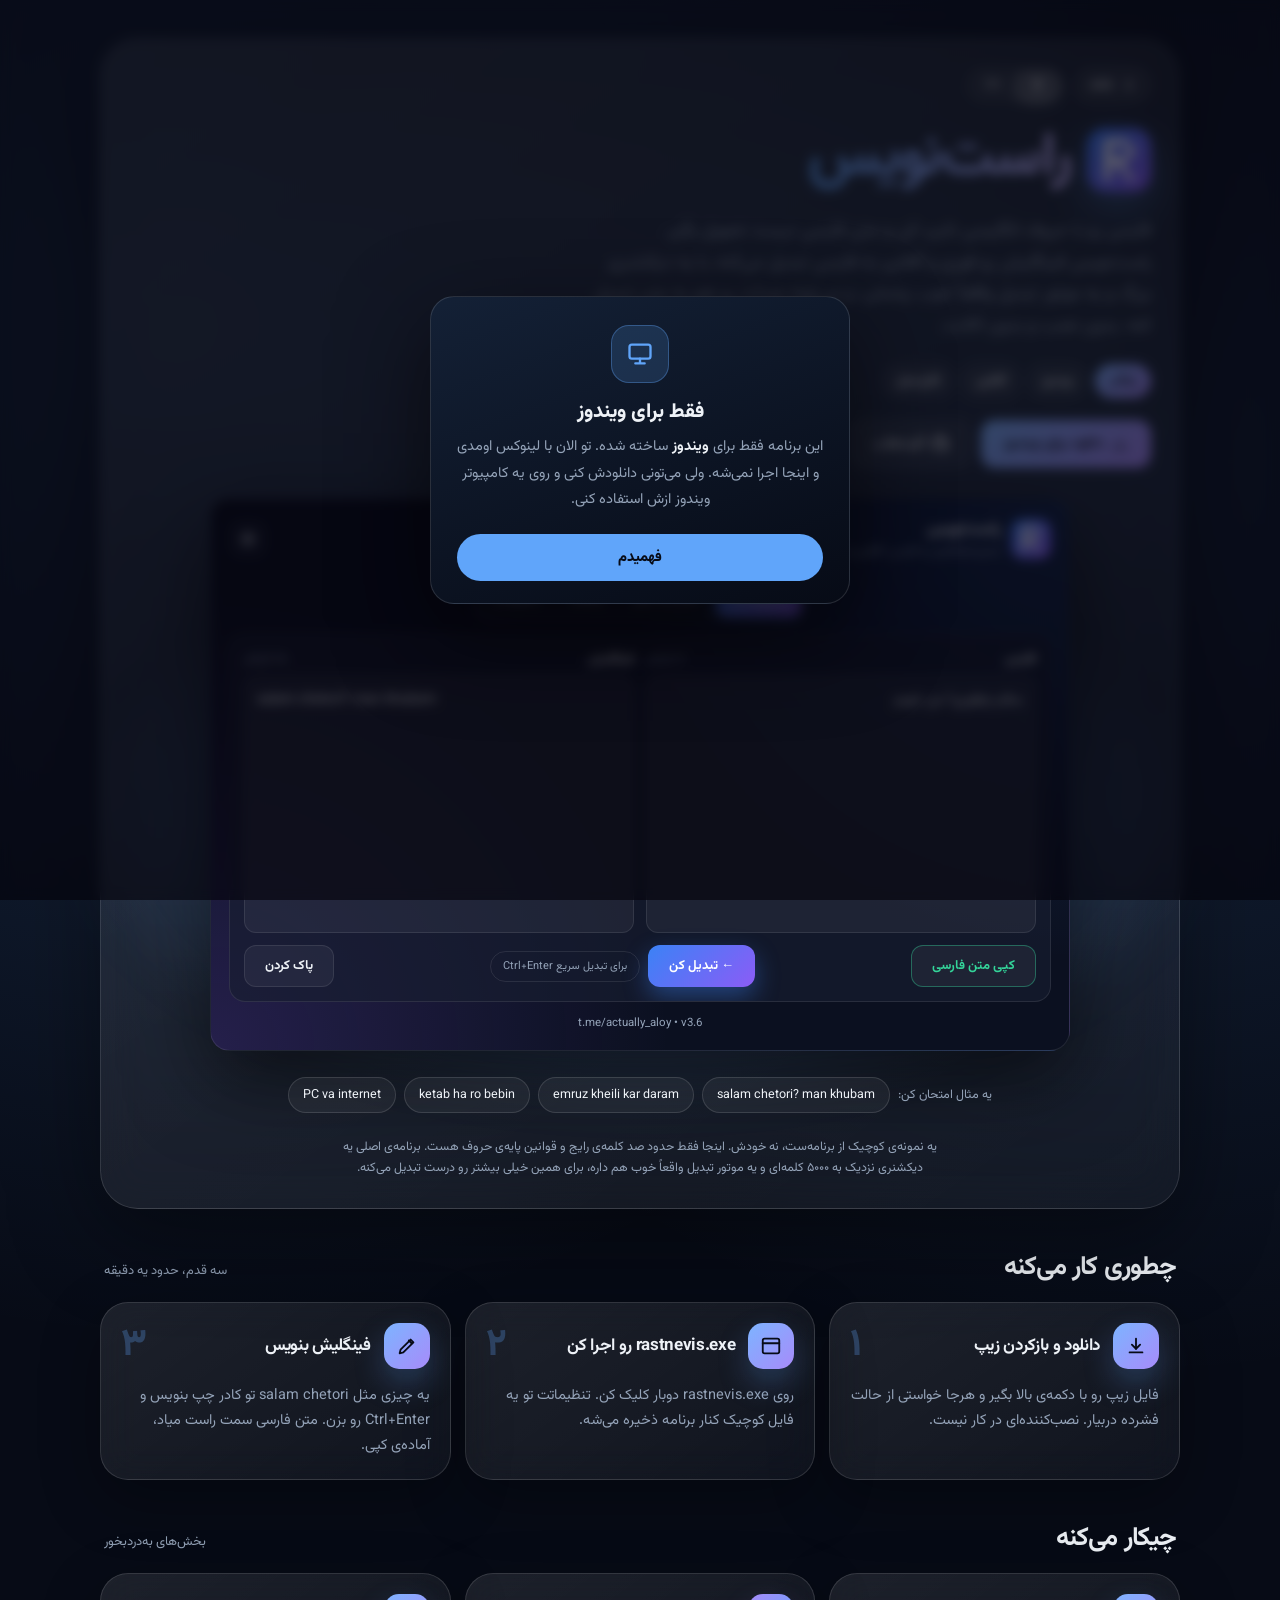
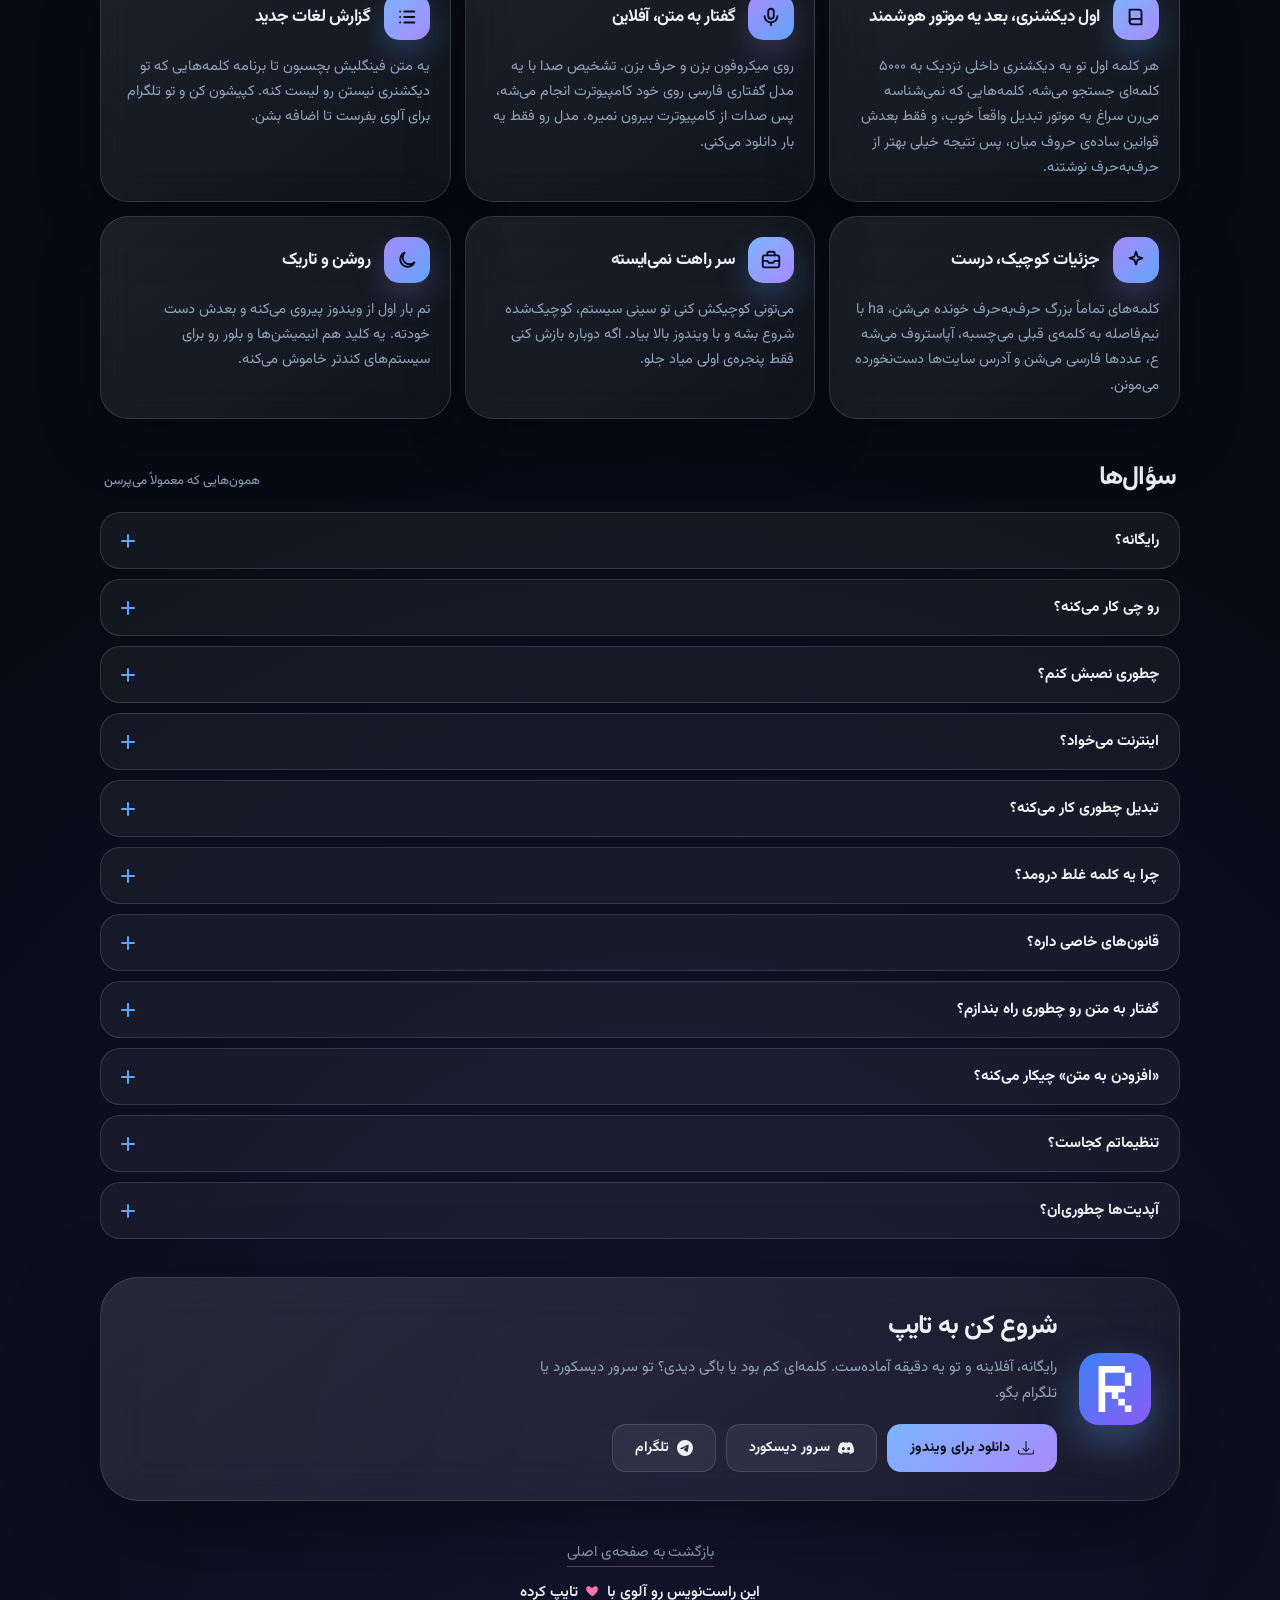
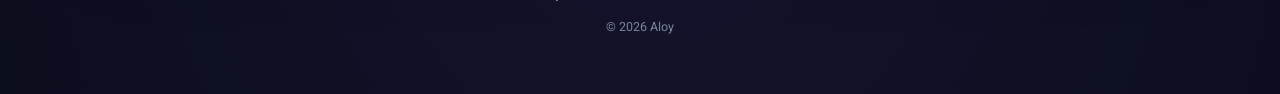
<file: rastnevis.html>
<!doctype html>
<html lang="fa" dir="rtl">
<head>
  <meta charset="utf-8">
  <meta name="viewport" content="width=device-width, initial-scale=1">
  <meta name="theme-color" content="#070b16">
  <title>راست‌نویس — تبدیل فینگلیش به فارسی، آفلاین</title>
  <meta name="description" content="راست‌نویس: تبدیل فینگلیش به فارسی، آنی و آفلاین، به‌علاوه‌ی تبدیل گفتار به متن آفلاین. برنامه‌ی رایگان و پرتابل ویندوز.">
  <link rel="canonical" href="https://actually-aloy.github.io/site/rastnevis">
  <meta property="og:type" content="website">
  <meta property="og:locale" content="fa_IR">
  <meta property="og:title" content="راست‌نویس — تبدیل فینگلیش به فارسی، آفلاین">
  <meta property="og:description" content="فارسی رو با حروف انگلیسی بنویس و متن درست فارسی تحویل بگیر. رایگان، آفلاین، برای ویندوز.">
  <meta property="og:url" content="https://actually-aloy.github.io/site/rastnevis">
  <meta property="og:image" content="https://actually-aloy.github.io/site/rastnevis-og.jpg">
  <meta name="twitter:card" content="summary_large_image">
  <meta name="twitter:title" content="راست‌نویس — تبدیل فینگلیش به فارسی، آفلاین">
  <meta name="twitter:description" content="فارسی رو با حروف انگلیسی بنویس و متن درست فارسی تحویل بگیر. رایگان، آفلاین، برای ویندوز.">
  <meta name="twitter:image" content="https://actually-aloy.github.io/site/rastnevis-og.jpg">
  <link rel="icon" href="rastnevis-logo.png" type="image/png">
  <link rel="preconnect" href="https://fonts.googleapis.com">
  <link rel="preconnect" href="https://fonts.gstatic.com" crossorigin>
  <link href="https://fonts.googleapis.com/css2?family=Inter:wght@400;500;600;700;800;900&display=swap" rel="stylesheet">
  <link href="https://fonts.googleapis.com/css2?family=Vazirmatn:wght@400;500;600;700;800;900&display=swap" rel="stylesheet">
  <style>
    :root {
      --bg: #070b16;
      --text: #eef2f7;
      --muted: #94a3b8;
      --line: rgba(255, 255, 255, 0.13);
      --cyan: #60a5fa;
      --magenta: #8b5cf6;
      --pink: #ff7ab6;
      --ink: #070b16;
      --radius: 28px;
    }

    * {
      box-sizing: border-box;
    }

    body {
      margin: 0;
      min-height: 100vh;
      font-family: Inter, ui-sans-serif, system-ui, -apple-system, BlinkMacSystemFont, "Segoe UI", sans-serif;
      color: var(--text);
      background:
        radial-gradient(circle at 14% 10%, rgba(96, 165, 250, 0.2), transparent 32%),
        radial-gradient(circle at 90% 14%, rgba(96, 165, 250, 0.16), transparent 30%),
        radial-gradient(circle at 52% 94%, rgba(139, 92, 246, 0.1), transparent 34%),
        var(--bg);
      animation: page-fade-in 0.4s ease-out;
      user-select: none;
      -webkit-user-select: none;
      -moz-user-select: none;
    }

    @keyframes page-fade-in {
      from { opacity: 0; }
      to { opacity: 1; }
    }

    html[lang="fa"] body {
      font-family: Vazirmatn, Inter, ui-sans-serif, system-ui, -apple-system, BlinkMacSystemFont, "Segoe UI", sans-serif;
    }

    @media (prefers-reduced-motion: no-preference) {
      html { scroll-behavior: smooth; }
    }

    a {
      color: inherit;
      text-decoration: none;
    }

    h1, h2, h3, p {
      margin: 0;
    }

    [hidden] {
      display: none !important;
    }

    .page {
      width: min(1080px, calc(100% - 36px));
      margin: 0 auto;
      padding: 38px 0 56px;
    }

    .glass {
      border: 1px solid var(--line);
      border-radius: calc(var(--radius) + 10px);
      background: linear-gradient(145deg, rgba(255, 255, 255, 0.105), rgba(255, 255, 255, 0.045));
      box-shadow: 0 28px 90px rgba(0, 0, 0, 0.4);
      backdrop-filter: blur(22px);
    }

    .hero {
      display: grid;
      grid-template-columns: minmax(0, 1fr);
      gap: 30px;
      padding: 28px;
      align-items: center;
    }

    .intro {
      display: flex;
      flex-direction: column;
      gap: 22px;
      min-width: 0;
    }

    .topline {
      display: flex;
      align-items: center;
      gap: 12px;
    }

    .pill-btn {
      display: inline-flex;
      align-items: center;
      gap: 8px;
      padding: 7px 14px;
      border: 1px solid var(--line);
      border-radius: 999px;
      background: rgba(255, 255, 255, 0.06);
      color: var(--text);
      font-family: inherit;
      font-size: 13px;
      font-weight: 600;
      cursor: pointer;
      transition: background 180ms ease, border-color 180ms ease;
    }

    .pill-btn:hover {
      background: rgba(255, 255, 255, 0.12);
      border-color: rgba(96, 165, 250, 0.45);
    }

    .pill-btn svg {
      width: 14px;
      height: 14px;
    }

    html[dir="rtl"] .pill-btn svg {
      transform: scaleX(-1);
    }

    .lang-toggle {
      margin-inline-start: auto;
    }

    .brand {
      display: flex;
      align-items: center;
      gap: 16px;
    }

    .brand img {
      width: 64px;
      height: 64px;
      flex: 0 0 auto;
      border-radius: 18px;
      box-shadow: 0 16px 40px rgba(96, 165, 250, 0.35);
      -webkit-user-drag: none;
    }

    h1 {
      font-size: clamp(38px, 6.4vw, 60px);
      line-height: 1.15;
      letter-spacing: -0.03em;
    }

    .gradient-text {
      background: linear-gradient(90deg, #60a5fa, #c4b5fd, #a78bfa, #60a5fa);
      background-size: 300% 100%;
      -webkit-background-clip: text;
      background-clip: text;
      color: transparent;
      animation: enchant 6s linear infinite;
    }

    @keyframes enchant {
      to { background-position: -300% 0; }
    }

    .pitch {
      max-width: 560px;
      color: var(--muted);
      font-size: 18px;
      line-height: 1.75;
    }

    .tags {
      display: flex;
      flex-wrap: wrap;
      gap: 8px;
    }

    .tag {
      padding: 6px 13px;
      border: 1px solid var(--line);
      border-radius: 999px;
      background: rgba(255, 255, 255, 0.06);
      color: var(--text);
      font-size: 12.5px;
      font-weight: 600;
    }

    .tag.hot {
      border-color: transparent;
      background: linear-gradient(135deg, #7db4ff, #a78bfa);
      color: var(--ink); background-origin: border-box;}

    .cta-row {
      display: flex;
      flex-wrap: wrap;
      gap: 10px;
    }

    .btn {
      display: inline-flex;
      align-items: center;
      justify-content: center;
      gap: 8px;
      padding: 12px 22px;
      border: 1px solid var(--line);
      border-radius: 14px;
      background: rgba(255, 255, 255, 0.06);
      color: var(--text);
      font-family: inherit;
      font-size: 14px;
      font-weight: 700;
      cursor: pointer;
      transition: filter 180ms ease, transform 180ms ease, background 180ms ease, border-color 180ms ease;
    }

    .btn:hover {
      transform: translateY(-2px);
      background: rgba(255, 255, 255, 0.12);
      border-color: rgba(96, 165, 250, 0.45);
    }

    .btn.primary {
      border-color: transparent;
      background: linear-gradient(135deg, #7db4ff, #a78bfa);
      color: var(--ink); background-origin: border-box;}

    .btn.primary:hover {
      filter: brightness(1.06);
    }

    .btn svg {
      width: 16px;
      height: 16px;
      flex: 0 0 auto;
    }

    .btn:focus-visible,
    .pill-btn:focus-visible,
    .faq-q:focus-visible {
      outline: 2px solid var(--cyan);
      outline-offset: 3px;
    }

    .dl-meta {
      color: var(--muted);
      font-size: 13px;
    }

    .stage {
      position: relative;
      display: flex;
      flex-direction: column;
      align-items: center;
      gap: 12px;
      min-width: 0;
    }

    .stage::before {
      content: "";
      position: absolute;
      inset: 6% -6% 10%;
      z-index: 0;
      border-radius: 50%;
      background: radial-gradient(closest-side, rgba(96, 165, 250, 0.5), rgba(96, 165, 250, 0));
      filter: blur(24px);
      pointer-events: none;
    }

    .rn {
      --r-bg: #0b1020;
      --r-card: rgba(23, 30, 48, 0.65);
      --r-solid: #151d30;
      --r-text: #eef2f7;
      --r-dim: #94a3b8;
      --r-accent: #60a5fa;
      --r-border: rgba(255, 255, 255, 0.09);
      --r-input: rgba(255, 255, 255, 0.05);
      --r-ok: #34d399;
      direction: rtl;
      position: relative;
      z-index: 1;
      width: 100%;
      max-width: 860px;
      margin: 0 auto;
      padding: 18px;
      border: 1px solid var(--r-border);
      border-radius: 20px;
      color: var(--r-text);
      background: radial-gradient(circle at 100% 0%, rgba(59, 130, 246, 0.22), transparent 45%), radial-gradient(circle at 0% 100%, rgba(139, 92, 246, 0.2), transparent 45%), var(--r-bg);
      font-family: Vazirmatn, "Segoe UI", Tahoma, sans-serif;
      box-shadow: 0 30px 80px rgba(0, 0, 0, 0.55);
      transition: background 0.3s ease, color 0.3s ease;
    }

    .rn[data-theme="light"] {
      --r-bg: #eef2f9;
      --r-card: rgba(255, 255, 255, 0.75);
      --r-solid: #ffffff;
      --r-text: #1f2a37;
      --r-dim: #64748b;
      --r-accent: #3b82f6;
      --r-border: rgba(15, 23, 42, 0.1);
      --r-input: rgba(255, 255, 255, 0.95);
      --r-ok: #059669;
    }

    .rn-head { display: flex; align-items: center; justify-content: space-between; gap: 12px; }
    .rn-brand { display: flex; align-items: center; gap: 10px; }
    .rn-brand img { width: 40px; height: 40px; border-radius: 12px; }
    .rn-brand b { display: block; font-size: 16px; }
    .rn-brand small { display: block; color: var(--r-dim); font-size: 11.5px; }

    .rn-sun {
      width: 38px; height: 38px; display: grid; place-items: center; cursor: pointer;
      border: 1px solid var(--r-border); border-radius: 12px; background: var(--r-card); color: var(--r-text);
    }
    .rn-sun svg { width: 18px; height: 18px; }

    .rn-tabs {
      display: flex; gap: 4px; max-width: 100%; width: fit-content; margin: 14px auto 12px; padding: 5px; overflow-x: auto;
      border: 1px solid var(--r-border); border-radius: 14px; background: var(--r-card);
    }
    .rn-tabs button {
      padding: 8px 14px; border: 0; border-radius: 10px; white-space: nowrap; flex: 0 0 auto; background: none; color: var(--r-dim);
      font-family: inherit; font-size: 13px; font-weight: 600; cursor: pointer; transition: all 0.2s ease;
    }
    .rn-tabs button.on { background: linear-gradient(135deg, #3b82f6, #8b5cf6); color: #fff; box-shadow: 0 8px 20px rgba(59, 130, 246, 0.35); }

    .rn-panel, .rn-box, .rn-tabs { scrollbar-width: thin; scrollbar-color: color-mix(in srgb, var(--r-dim) 45%, transparent) transparent; }
    .rn-panel::-webkit-scrollbar, .rn-box::-webkit-scrollbar, .rn-tabs::-webkit-scrollbar { width: 6px; height: 6px; }
    .rn-panel::-webkit-scrollbar-track, .rn-box::-webkit-scrollbar-track, .rn-tabs::-webkit-scrollbar-track { background: transparent; }
    .rn-panel::-webkit-scrollbar-thumb, .rn-box::-webkit-scrollbar-thumb, .rn-tabs::-webkit-scrollbar-thumb { border-radius: 6px; background: color-mix(in srgb, var(--r-dim) 45%, transparent); }
    .rn-panel::-webkit-scrollbar-thumb:hover, .rn-box::-webkit-scrollbar-thumb:hover { background: color-mix(in srgb, var(--r-dim) 70%, transparent); }
    .rn-body { height: 368px; }
    .rn-panel { height: 100%; display: flex; flex-direction: column; gap: 12px; padding: 14px; overflow: auto; border: 1px solid var(--r-border); border-radius: 16px; background: var(--r-card); }
    .rn-panel[hidden] { display: none; }
    .rn-cols { flex: 1; min-height: 0; display: grid; grid-template-columns: repeat(2, minmax(0, 1fr)); gap: 12px; direction: ltr; }
    .rn-col { min-width: 0; min-height: 0; display: flex; flex-direction: column; direction: rtl; }
    .rn-lab { display: flex; justify-content: space-between; align-items: baseline; margin-bottom: 6px; font-size: 12.5px; font-weight: 700; }
    .rn-lab small { color: var(--r-dim); font-weight: 400; font-size: 11px; }
    .rn-box {
      width: 100%; flex: 1; min-height: 0; margin: 0; padding: 12px; overflow: auto; resize: none;
      border: 1px solid var(--r-border); border-radius: 12px; background: var(--r-input); color: var(--r-text);
      font-family: inherit; font-size: 14px; line-height: 1.8; user-select: text; -webkit-user-select: text;
    }
    .rn-box.in { direction: ltr; text-align: left; }
    .rn-wout { text-align: left; font-size: 13px; }
    .rn-box.out { direction: rtl; white-space: pre-wrap; overflow-wrap: anywhere; }
    .rn-box.out:empty::before { content: attr(data-ph); color: var(--r-dim); }
    .rn-box:focus-visible { outline: 2px solid var(--r-accent); outline-offset: 1px; }

    .rn-bar { display: flex; align-items: center; justify-content: space-between; gap: 8px; direction: ltr; flex-wrap: wrap; }
    .rn-b {
      padding: 10px 20px; border: 1px solid var(--r-border); border-radius: 12px; background: var(--r-input); color: var(--r-text);
      font-family: inherit; font-size: 13px; font-weight: 700; cursor: pointer; transition: transform 0.15s ease, filter 0.15s ease;
    }
    .rn-b:hover { transform: translateY(-1px); }
    .rn-b.go { border-color: transparent; color: #fff; background: linear-gradient(135deg, #3b82f6, #8b5cf6); box-shadow: 0 10px 24px rgba(59, 130, 246, 0.4); background-origin: border-box;}
    .rn-b.cp { color: var(--r-ok); border-color: color-mix(in srgb, var(--r-ok) 40%, transparent); }
    .rn-hint { padding: 6px 12px; border: 1px solid var(--r-border); border-radius: 20px; color: var(--r-dim); font-size: 11px; direction: ltr; }
    .rn-mid { display: flex; align-items: center; gap: 8px; }

    .rn-gd { display: grid; gap: 14px; padding-inline-end: 6px; }
    .rn-gd h5 { margin: 0 0 8px; font-size: 13px; }
    .rn-gd ol, .rn-gd ul { margin: 0; padding-inline-start: 20px; color: var(--r-dim); font-size: 12.5px; line-height: 1.9; }
    .rn-chips { display: flex; flex-wrap: wrap; gap: 6px; direction: ltr; }
    .rn-chips span { padding: 4px 10px; border: 1px solid var(--r-border); border-radius: 8px; background: var(--r-input); font-size: 12.5px; }
    .rn-chips span b { color: var(--r-accent); font-weight: 600; margin: 0 4px; }
    .rn-stt-top { display: grid; grid-template-columns: 1fr 54px 1fr; align-items: center; gap: 10px; direction: ltr; }
    .rn-status { justify-self: start; }
    .rn-status { padding: 5px 12px; border: 1px solid var(--r-border); border-radius: 20px; background: var(--r-input); color: var(--r-dim); font-size: 12px; }
    .rn-status.live { color: var(--r-ok); border-color: color-mix(in srgb, var(--r-ok) 45%, transparent); }
    .rn-mic {
      width: 54px; height: 54px; display: grid; place-items: center; cursor: pointer; border: 0; border-radius: 50%; color: #fff;
      background: linear-gradient(135deg, #3b82f6, #8b5cf6); box-shadow: 0 10px 26px rgba(59, 130, 246, 0.45);
    }
    .rn-mic svg { width: 24px; height: 24px; }
    .rn-mic.live { animation: rn-pulse 1.3s ease-in-out infinite; background: linear-gradient(135deg, #ef4444, #f97316); }
    @keyframes rn-pulse { 0%, 100% { box-shadow: 0 0 0 0 rgba(239, 68, 68, 0.5); } 50% { box-shadow: 0 0 0 14px rgba(239, 68, 68, 0); } }
    .rn-tip { margin: 0; text-align: center; color: var(--r-dim); font-size: 12.5px; }
    .rn-stt-box { min-height: 70px; }
    .rn-add { display: flex; align-items: center; gap: 10px; font-size: 12.5px; direction: rtl; cursor: pointer; }
    .rn-row { display: flex; align-items: center; justify-content: space-between; gap: 14px; padding: 10px 4px; border-bottom: 1px solid var(--r-border); }
    .rn-row:last-child { border-bottom: 0; }
    .rn-row b { display: block; font-size: 13.5px; }
    .rn-row small { display: block; margin-top: 2px; color: var(--r-dim); font-size: 12px; line-height: 1.7; }
    .rn-switch { position: relative; flex: 0 0 auto; width: 42px; height: 24px; direction: ltr; display: inline-block; }
    .rn-switch input { position: absolute; inset: 0; width: 100%; height: 100%; margin: 0; opacity: 0; cursor: pointer; z-index: 1; }
    .rn-slider { position: absolute; inset: 0; border-radius: 24px; background: rgba(148, 163, 184, 0.35); transition: background 0.2s ease; }
    .rn-slider::before { content: ""; position: absolute; left: 3px; top: 3px; width: 18px; height: 18px; border-radius: 50%; background: #fff; transition: transform 0.2s ease; }
    .rn-switch input:checked + .rn-slider { background: linear-gradient(135deg, #3b82f6, #8b5cf6); }
    .rn-switch input:checked + .rn-slider::before { transform: translateX(18px); }
    .rn-switch input:focus-visible + .rn-slider, .rn-mic:focus-visible { outline: 2px solid var(--r-accent); outline-offset: 2px; }
    .rn-foot { margin-top: 12px; text-align: center; color: var(--r-dim); font-size: 11.5px; }

    .ex { position: relative; z-index: 1; display: flex; flex-wrap: wrap; justify-content: center; align-items: center; gap: 8px; margin-top: 14px; }
    .ex span { color: var(--muted); font-size: 12.5px; }
    .ex button {
      padding: 7px 14px; border: 1px solid var(--line); border-radius: 999px; background: rgba(255, 255, 255, 0.05);
      color: var(--text); font-family: inherit; font-size: 12.5px; cursor: pointer; direction: ltr; transition: background 0.2s ease, border-color 0.2s ease;
    }
    .ex button:hover { background: rgba(255, 255, 255, 0.1); border-color: rgba(96, 165, 250, 0.5); }

    .mock-note { position: relative; z-index: 1; max-width: 640px; margin: 12px auto 0; color: var(--muted); font-size: 12.5px; line-height: 1.7; text-align: center; }

    @media (max-width: 640px) {
      .rn { padding: 12px; }
      .rn-cols { grid-template-columns: 1fr; }
      .rn-body { height: 470px; }
      .rn-tabs { justify-content: flex-start; }
      .rn-hint { display: none; }
      .rn-bar { justify-content: center; }
    }

    section.block {
      margin-top: 38px;
      scroll-margin-top: 18px;
    }

    .head {
      display: flex;
      align-items: baseline;
      justify-content: space-between;
      gap: 12px;
      margin: 0 4px 14px;
    }

    .head h2 {
      font-size: 26px;
      letter-spacing: -0.03em;
    }

    .head span {
      color: var(--muted);
      font-size: 13px;
    }

    .grid {
      display: grid;
      grid-template-columns: repeat(auto-fit, minmax(260px, 1fr));
      gap: 14px;
    }

    .grid.three {
      grid-template-columns: repeat(auto-fit, minmax(240px, 1fr));
    }

    .grid.cols3 {
      grid-template-columns: repeat(3, minmax(0, 1fr));
    }

    @media (max-width: 900px) {
      .grid.cols3 {
        grid-template-columns: repeat(2, minmax(0, 1fr));
      }
    }

    @media (max-width: 560px) {
      .grid.cols3 {
        grid-template-columns: minmax(0, 1fr);
      }
    }

    .card {
      display: flex;
      flex-direction: column;
      gap: 14px;
      padding: 20px;
      border: 1px solid var(--line);
      border-radius: var(--radius);
      background: linear-gradient(145deg, rgba(255, 255, 255, 0.09), rgba(255, 255, 255, 0.04));
      box-shadow: 0 20px 60px rgba(0, 0, 0, 0.3);
      backdrop-filter: blur(18px);
      transition: transform 180ms ease, border-color 180ms ease;
    }

    .card:hover {
      transform: translateY(-3px);
      border-color: rgba(96, 165, 250, 0.42);
    }

    .card-top {
      display: flex;
      align-items: center;
      gap: 13px;
    }

    .icon {
      position: relative;
      width: 46px;
      height: 46px;
      flex: 0 0 auto;
      display: grid;
      place-items: center;
      border-radius: 15px;
      color: var(--ink);
      background: linear-gradient(135deg, #7db4ff, #a78bfa);
      box-shadow: 0 14px 30px rgba(96, 165, 250, 0.25);
    }

    .icon.alt {
      background: linear-gradient(135deg, #a78bfa, #60a5fa);
      box-shadow: 0 14px 30px rgba(167, 139, 250, 0.22);
    }

    .icon svg {
      width: 22px;
      height: 22px;
    }

    .step-num {
      margin-inline-start: auto;
      color: rgba(96, 165, 250, 0.28);
      font-size: 38px;
      font-weight: 800;
      letter-spacing: -0.04em;
      line-height: 1;
    }

    .card-name {
      font-size: 17px;
      font-weight: 700;
      letter-spacing: -0.02em;
    }

    .card-desc {
      color: var(--muted);
      font-size: 14.5px;
      line-height: 1.75;
    }

    .faq {
      display: flex;
      flex-direction: column;
      gap: 10px;
    }

    .faq-item {
      border: 1px solid var(--line);
      border-radius: 20px;
      background: rgba(255, 255, 255, 0.05);
      transition: border-color 240ms ease, background 240ms ease;
    }

    .faq-item:hover {
      border-color: rgba(96, 165, 250, 0.28);
    }

    .faq-item.open {
      border-color: rgba(96, 165, 250, 0.4);
      background: rgba(255, 255, 255, 0.08);
    }

    .faq-q {
      width: 100%;
      display: flex;
      align-items: center;
      justify-content: space-between;
      gap: 14px;
      padding: 16px 20px;
      border: none;
      border-radius: 20px;
      background: none;
      color: var(--text);
      font-family: inherit;
      font-size: 15px;
      font-weight: 700;
      text-align: start;
      cursor: pointer;
    }

    .faq-q:focus-visible {
      outline-offset: -2px;
    }

    .faq-icon {
      position: relative;
      width: 14px;
      height: 14px;
      flex: 0 0 auto;
      transition: transform 340ms cubic-bezier(0.2, 0.8, 0.2, 1);
    }

    .faq-icon::before,
    .faq-icon::after {
      content: "";
      position: absolute;
      inset-inline: 0;
      top: 50%;
      height: 2px;
      margin-top: -1px;
      border-radius: 2px;
      background: var(--cyan);
      transition: transform 340ms cubic-bezier(0.2, 0.8, 0.2, 1);
    }

    .faq-icon::after {
      transform: rotate(90deg);
    }

    .faq-item.open .faq-icon {
      transform: rotate(180deg);
    }

    .faq-item.open .faq-icon::after {
      transform: rotate(0deg);
    }

    .faq-panel {
      display: grid;
      grid-template-rows: 0fr;
      opacity: 0;
      visibility: hidden;
      transition: grid-template-rows 360ms cubic-bezier(0.2, 0.8, 0.2, 1), opacity 240ms ease, visibility 0s linear 360ms;
    }

    .faq-item.open .faq-panel {
      grid-template-rows: 1fr;
      opacity: 1;
      visibility: visible;
      transition: grid-template-rows 360ms cubic-bezier(0.2, 0.8, 0.2, 1), opacity 300ms ease 60ms, visibility 0s;
    }

    .faq-inner {
      min-height: 0;
      overflow: hidden;
    }

    .faq .answer {
      padding: 0 20px 18px;
      color: var(--muted);
      font-size: 14.5px;
      line-height: 1.8;
    }

    .closing {
      display: flex;
      align-items: center;
      gap: 22px;
      padding: 28px;
    }

    .closing img {
      width: 72px;
      height: 72px;
      flex: 0 0 auto;
      border-radius: 20px;
      box-shadow: 0 16px 40px rgba(96, 165, 250, 0.35);
      -webkit-user-drag: none;
    }

    .closing-text {
      display: flex;
      flex-direction: column;
      gap: 8px;
      min-width: 0;
    }

    .closing h2 {
      font-size: 26px;
      letter-spacing: -0.03em;
    }

    .closing p {
      max-width: 520px;
      color: var(--muted);
      font-size: 15px;
      line-height: 1.75;
    }

    .closing .cta-row {
      margin-top: 8px;
    }

    .footer {
      display: flex;
      flex-direction: column;
      align-items: center;
      gap: 14px;
      margin-top: 40px;
      text-align: center;
    }

    .made {
      color: var(--text);
      font-size: 15px;
      font-weight: 600;
    }

    .heart {
      display: inline-block;
      width: 15px;
      height: 15px;
      margin: 0 3px;
      vertical-align: -2px;
      color: var(--pink);
      animation: beat 1.8s ease-in-out infinite;
    }

    @keyframes beat {
      0%, 60%, 100% { transform: scale(1); }
      20% { transform: scale(1.22); }
      40% { transform: scale(1.06); }
    }

    .legal {
      color: var(--muted);
      font-size: 12.5px;
      opacity: 0.8;
    }

    .home-link {
      padding-bottom: 2px;
      border-bottom: 1px solid rgba(255, 255, 255, 0.24);
      color: var(--muted);
      font-size: 15px;
      letter-spacing: -0.01em;
      transition: color 180ms ease, border-color 180ms ease;
    }

    .home-link:hover {
      color: var(--text);
      border-color: rgba(96, 165, 250, 0.55);
    }

    @media (prefers-reduced-motion: reduce) {
      body { animation: none; }
      .gradient-text { animation: none; }
      .heart { animation: none; }
      .rn, .rn-tabs button, .rn-b, .rn-slider, .rn-slider::before { transition: none !important; }
      .rn-mic.live { animation: none; }
      .faq-item, .faq-icon, .faq-icon::before, .faq-icon::after, .faq-panel, .card, .btn { transition: none !important; }
    }

    @media (max-width: 560px) {
      .page { width: min(100% - 22px, 1080px); padding-top: 18px; }
      .hero, .closing { padding: 16px; border-radius: 28px; }
      .intro { gap: 18px; }
      .head { flex-direction: column; align-items: flex-start; gap: 2px; }
      .btn { width: 100%; }
      .closing { flex-direction: column; align-items: flex-start; }
    }
  </style>
  <link rel="stylesheet" href="langfx.css">
  <script src="langfx.js" defer></script>
  <link rel="stylesheet" href="platform.css">
  <script src="platform.js" data-only="windows" defer></script>
</head>
<body>
  <main class="page">

    <section class="hero glass">
      <div class="intro">
        <div class="topline">
          <a class="pill-btn" href="index.html" id="back-link">
            <svg viewBox="0 0 16 16" fill="none" stroke="currentColor" stroke-width="1.8" stroke-linecap="round" stroke-linejoin="round" aria-hidden="true"><path d="M10 3 5 8l5 5"/></svg>
            <span id="back-text"></span>
          </a>
          <button type="button" class="pill-btn lang-toggle" id="lang-toggle" aria-label="Switch language"><span class="lt-pill"></span><span class="lt-o" data-l="en">EN</span><span class="lt-o" data-l="fa">فا</span></button>
        </div>
        <div class="brand">
          <img src="rastnevis-logo.png" alt="" width="64" height="64" draggable="false">
          <h1><span class="gradient-text" id="hero-title"></span></h1>
        </div>
        <p class="pitch" id="hero-pitch"></p>
        <div class="tags" id="hero-tags"></div>
        <div class="cta-row">
          <a class="btn primary" data-dl href="https://github.com/actually-aloy/rastnevis/releases/latest">
            <svg viewBox="0 0 16 16" fill="currentColor" aria-hidden="true"><path d="M.5 9.9a.5.5 0 0 1 .5.5v2.1a1 1 0 0 0 1 1h12a1 1 0 0 0 1-1v-2.1a.5.5 0 0 1 1 0v2.1a2 2 0 0 1-2 2H2a2 2 0 0 1-2-2v-2.1a.5.5 0 0 1 .5-.5"/><path d="M7.5 10.29V1.5a.5.5 0 0 1 1 0v8.79l2.15-2.15a.5.5 0 0 1 .7.71l-3 3a.5.5 0 0 1-.7 0l-3-3a.5.5 0 1 1 .7-.71z"/></svg>
            <span data-dl-label></span>
          </a>
          <a class="btn" href="https://github.com/actually-aloy/rastnevis" target="_blank" rel="noopener noreferrer">
            <svg viewBox="0 0 16 16" fill="currentColor" aria-hidden="true"><path d="M8 0C3.58 0 0 3.58 0 8c0 3.54 2.29 6.53 5.47 7.59.4.07.55-.17.55-.38 0-.19-.01-.82-.01-1.49-2.01.37-2.53-.49-2.69-.94-.09-.23-.48-.94-.82-1.13-.28-.15-.68-.52-.01-.53.63-.01 1.08.58 1.23.82.72 1.21 1.87.87 2.33.66.07-.52.28-.87.51-1.07-1.78-.2-3.64-.89-3.64-3.95 0-.87.31-1.59.82-2.15-.08-.2-.36-1.02.08-2.12 0 0 .67-.21 2.2.82.64-.18 1.32-.27 2-.27.68 0 1.36.09 2 .27 1.53-1.04 2.2-.82 2.2-.82.44 1.1.16 1.92.08 2.12.51.56.82 1.27.82 2.15 0 3.07-1.87 3.75-3.65 3.95.29.25.54.73.54 1.48 0 1.07-.01 1.93-.01 2.2 0 .21.15.46.55.38A8.01 8.01 0 0 0 16 8c0-4.42-3.58-8-8-8"/></svg>
            <span id="cta-github"></span>
          </a>
        </div>
        <p class="dl-meta" id="dl-meta" hidden></p>
      </div>

      <div class="stage">
        <div class="rn" id="mock" data-theme="dark" dir="rtl">
          <div class="rn-head">
            <div class="rn-brand">
              <img src="rastnevis-logo.png" alt="" width="40" height="40" draggable="false">
              <div><b>راست‌نویس</b><small>تبدیل فینگلیش به فارسی، آفلاین و دقیق</small></div>
            </div>
            <button type="button" class="rn-sun" id="rn-theme" aria-label="Light / dark">
              <svg viewBox="0 0 24 24" fill="none" stroke="currentColor" stroke-width="2" stroke-linecap="round" aria-hidden="true"><circle cx="12" cy="12" r="4"/><path d="M12 2v2M12 20v2M4.9 4.9l1.4 1.4M17.7 17.7l1.4 1.4M2 12h2M20 12h2M4.9 19.1l1.4-1.4M17.7 6.3l1.4-1.4"/></svg>
            </button>
          </div>
          <div class="rn-tabs" role="tablist">
            <button type="button" role="tab" class="on" data-tab="conv" aria-selected="true">تبدیل‌کننده</button>
            <button type="button" role="tab" data-tab="stt" aria-selected="false">گفتار به متن</button>
            <button type="button" role="tab" data-tab="guide" aria-selected="false">راهنما</button>
            <button type="button" role="tab" data-tab="set" aria-selected="false">تنظیمات</button>
          </div>
          <div class="rn-body">
            <section class="rn-panel" id="rn-conv">
              <div class="rn-cols">
                <div class="rn-col">
                  <div class="rn-lab"><span>فینگلیش</span><small id="rn-cin"></small></div>
                  <textarea class="rn-box in" id="rn-in" spellcheck="false" placeholder="...متن فینگلیش را اینجا وارد کنید" aria-label="Finglish"></textarea>
                </div>
                <div class="rn-col">
                  <div class="rn-lab"><span>فارسی</span><small id="rn-cout"></small></div>
                  <div class="rn-box out" id="rn-out" role="status" aria-live="polite" data-ph="متن تبدیل شده اینجا نمایش داده می‌شود"></div>
                </div>
              </div>
              <div class="rn-bar">
                <button type="button" class="rn-b" id="rn-clear">پاک کردن</button>
                <div class="rn-mid"><span class="rn-hint">Ctrl+Enter برای تبدیل سریع</span><button type="button" class="rn-b go" id="rn-go">تبدیل کن ←</button></div>
                <button type="button" class="rn-b cp" id="rn-copy">کپی متن فارسی</button>
              </div>
            </section>
            <section class="rn-panel" id="rn-stt" hidden>
              <div class="rn-stt-top">
                <span class="rn-status" id="rn-st">آماده</span>
                <button type="button" class="rn-mic" id="rn-mic" aria-label="Microphone"><svg viewBox="0 0 24 24" fill="none" stroke="currentColor" stroke-width="2" stroke-linecap="round" stroke-linejoin="round" aria-hidden="true"><rect x="9" y="3" width="6" height="11" rx="3"/><path d="M5 11a7 7 0 0 0 14 0"/><path d="M12 18v3"/></svg></button>
              </div>
              <p class="rn-tip" id="rn-tip">برای شروع ضبط، روی میکروفون کلیک کن</p>
              <div class="rn-lab"><span>متن</span><small id="rn-sc"></small></div>
              <div class="rn-box out rn-stt-box" id="rn-sout" data-ph=""></div>
              <div class="rn-bar">
                <button type="button" class="rn-b" id="rn-sclear">پاک کردن</button>
                <label class="rn-add"><span>افزودن به متن</span><span class="rn-switch"><input type="checkbox" id="rn-add" aria-label="Add to text"><span class="rn-slider"></span></span></label>
                <button type="button" class="rn-b cp" id="rn-scopy">کپی متن</button>
              </div>
            </section>
            <section class="rn-panel" id="rn-guide" hidden>
              <div class="rn-gd" id="rn-gd"></div>
            </section>
            <section class="rn-panel" id="rn-set" hidden>
              <div class="rn-row"><div><b>انیمیشن‌ها</b><small>جلوه‌های تصویری، تار شدن پس‌زمینه و انیمیشن‌های متحرک. خاموش کردنش مصرف منابع برنامه رو کاهش می‌ده.</small></div><label class="rn-switch"><input type="checkbox" id="rn-s1" aria-label="انیمیشن‌ها" checked><span class="rn-slider"></span></label></div>
              <div class="rn-row"><div><b>اجرای خودکار با ویندوز</b><small>راست‌نویس با روشن شدن ویندوز به‌صورت خودکار اجرا بشه.</small></div><label class="rn-switch"><input type="checkbox" id="rn-s2" aria-label="اجرای خودکار با ویندوز"><span class="rn-slider"></span></label></div>
              <div class="rn-row"><div><b>کوچک‌شدن در سینی سیستم</b><small>با زدن دکمه بستن، برنامه بسته نشه و به سینی سیستم (Tray) بره.</small></div><label class="rn-switch"><input type="checkbox" id="rn-s3" aria-label="کوچک‌شدن در سینی سیستم"><span class="rn-slider"></span></label></div>
              <div class="rn-row"><div><b>شروع به‌صورت کوچک‌شده</b><small>در اجرای بعدی، برنامه مستقیم توی سینی سیستم باز بشه، بدون نمایش پنجره.</small></div><label class="rn-switch"><input type="checkbox" id="rn-s4" aria-label="شروع به‌صورت کوچک‌شده"><span class="rn-slider"></span></label></div>
            </section>
          </div>
          <div class="rn-foot" dir="ltr">t.me/actually_aloy • v3.6</div>
        </div>
        <div class="ex" id="rn-ex"></div>
        <p class="mock-note" id="mock-note"></p>
      </div>
    </section>

    <section class="block" id="how">
      <div class="head">
        <h2 id="how-title"></h2>
        <span id="how-sub"></span>
      </div>
      <div class="grid three" id="how-grid"></div>
    </section>

    <section class="block" id="features">
      <div class="head">
        <h2 id="feat-title"></h2>
        <span id="feat-sub"></span>
      </div>
      <div class="grid cols3" id="feat-grid"></div>
    </section>

    <section class="block" id="faq">
      <div class="head">
        <h2 id="faq-title"></h2>
        <span id="faq-sub"></span>
      </div>
      <div class="faq" id="faq-list"></div>
    </section>

    <section class="block">
      <div class="closing glass">
        <img src="rastnevis-logo.png" alt="" width="72" height="72" draggable="false">
        <div class="closing-text">
          <h2 id="end-title"></h2>
          <p id="end-text"></p>
          <div class="cta-row">
            <a class="btn primary" data-dl href="https://github.com/actually-aloy/rastnevis/releases/latest">
              <svg viewBox="0 0 16 16" fill="currentColor" aria-hidden="true"><path d="M.5 9.9a.5.5 0 0 1 .5.5v2.1a1 1 0 0 0 1 1h12a1 1 0 0 0 1-1v-2.1a.5.5 0 0 1 1 0v2.1a2 2 0 0 1-2 2H2a2 2 0 0 1-2-2v-2.1a.5.5 0 0 1 .5-.5"/><path d="M7.5 10.29V1.5a.5.5 0 0 1 1 0v8.79l2.15-2.15a.5.5 0 0 1 .7.71l-3 3a.5.5 0 0 1-.7 0l-3-3a.5.5 0 1 1 .7-.71z"/></svg>
              <span data-dl-label></span>
            </a>
            <a class="btn" href="https://discord.gg/JqrBUYEM8n" target="_blank" rel="noopener noreferrer">
              <svg viewBox="0 0 16 16" fill="currentColor" aria-hidden="true"><path d="M13.545 2.907a13.2 13.2 0 0 0-3.257-1.011.05.05 0 0 0-.052.025c-.141.25-.297.577-.406.833a12.2 12.2 0 0 0-3.658 0 8 8 0 0 0-.412-.833.05.05 0 0 0-.052-.025c-1.125.194-2.22.534-3.257 1.011a.04.04 0 0 0-.021.018C.356 6.024-.213 9.047.066 12.032q.003.022.021.037a13.3 13.3 0 0 0 3.995 2.02.05.05 0 0 0 .056-.019q.463-.63.818-1.329a.05.05 0 0 0-.01-.059l-.018-.011a9 9 0 0 1-1.248-.595.05.05 0 0 1-.02-.066l.015-.019q.127-.095.248-.195a.05.05 0 0 1 .051-.007c2.619 1.196 5.454 1.196 8.041 0a.05.05 0 0 1 .053.007q.121.1.248.195a.05.05 0 0 1-.004.085 8 8 0 0 1-1.249.594.05.05 0 0 0-.03.03.05.05 0 0 0 .003.041c.24.465.515.909.817 1.329a.05.05 0 0 0 .056.019 13.2 13.2 0 0 0 4.001-2.02.05.05 0 0 0 .021-.037c.334-3.451-.559-6.449-2.366-9.106a.03.03 0 0 0-.02-.019m-8.198 7.307c-.789 0-1.438-.724-1.438-1.612s.637-1.613 1.438-1.613c.807 0 1.45.73 1.438 1.613 0 .888-.637 1.612-1.438 1.612m5.316 0c-.788 0-1.438-.724-1.438-1.612s.637-1.613 1.438-1.613c.807 0 1.451.73 1.438 1.613 0 .888-.631 1.612-1.438 1.612"/></svg>
              <span id="end-discord"></span>
            </a>
            <a class="btn" href="https://t.me/actually_aloy" target="_blank" rel="noopener noreferrer">
              <svg viewBox="0 0 16 16" fill="currentColor" aria-hidden="true"><path d="M16 8A8 8 0 1 1 0 8a8 8 0 0 1 16 0M8.287 5.906q-1.168.486-4.666 2.01-.567.225-.595.442c-.03.243.275.339.69.47l.175.055c.408.133.958.288 1.243.294q.39.01.868-.32 3.269-2.206 3.374-2.23c.05-.012.12-.026.166.016s.042.12.037.141c-.03.129-1.227 1.241-1.846 1.817-.193.18-.33.307-.358.336a8 8 0 0 1-.188.186c-.38.366-.664.64.015 1.088.327.216.589.393.85.571.284.194.568.387.936.629q.14.092.27.187c.331.236.63.448.997.414.214-.02.435-.22.547-.82.265-1.417.786-4.486.906-5.751a1.4 1.4 0 0 0-.013-.315.34.34 0 0 0-.114-.217.53.53 0 0 0-.31-.093c-.3.005-.763.166-2.984 1.09"/></svg>
              <span id="end-telegram"></span>
            </a>
          </div>
        </div>
      </div>
    </section>

    <div class="footer">
      <a class="home-link" href="index.html" id="footer-home"></a>
      <p class="made" id="made-by"></p>
      <p class="legal" dir="ltr">© 2026 Aloy</p>
    </div>
  </main>

  <script src="releases.js"></script>
  <script>
    (function () {
      var host = location.hostname;
      var local = host === 'localhost' || host === '127.0.0.1' || /^[\d.]+$/.test(host) || host.charAt(0) === '[';
      if (local || !/^https?:$/.test(location.protocol)) return;
      var clean = location.pathname.replace(/\/index\.html$/, '/').replace(/\.html$/, '');
      if (clean !== location.pathname) history.replaceState(null, '', clean + location.search + location.hash);
    })();

    const REPO = 'actually-aloy/rastnevis';

    const ICO = {
      download: '<path d="M12 4v11"/><path d="M7.5 10.5 12 15l4.5-4.5"/><path d="M5 19h14"/>',
      window: '<rect x="3" y="4" width="18" height="16" rx="2"/><path d="M3 9h18"/>',
      pen: '<path d="M4 20l4-1 11-11-3-3L5 16z"/><path d="M14 6l3 3"/>',
      book: '<path d="M5 4h10a3 3 0 0 1 3 3v13H8a3 3 0 0 1-3-3z"/><path d="M5 17a3 3 0 0 1 3-3h10"/>',
      mic: '<rect x="9" y="3" width="6" height="11" rx="3"/><path d="M5 11a7 7 0 0 0 14 0"/><path d="M12 18v3"/>',
      list: '<path d="M9 6h11M9 12h11M9 18h11"/><circle cx="4.5" cy="6" r="1" fill="currentColor" stroke="none"/><circle cx="4.5" cy="12" r="1" fill="currentColor" stroke="none"/><circle cx="4.5" cy="18" r="1" fill="currentColor" stroke="none"/>',
      sparkle: '<path d="M12 3l1.8 5.2L19 10l-5.2 1.8L12 17l-1.8-5.2L5 10l5.2-1.8z"/>',
      tray: '<rect x="3" y="7" width="18" height="13" rx="2"/><path d="M3 13h5l1.5 2h5L16 13h5"/><path d="M8 7V5a2 2 0 0 1 2-2h4a2 2 0 0 1 2 2v2"/>',
      shield: '<path d="M12 3l7 3v6c0 4.5-3 7.5-7 9-4-1.5-7-4.5-7-9V6z"/><path d="M9 12l2 2 4-4"/>',
      moon: '<path d="M20 14.5A8 8 0 1 1 9.5 4a6.5 6.5 0 0 0 10.5 10.5z"/>'
    };

    const svg = (name, sw) => '<svg viewBox="0 0 24 24" fill="none" stroke="currentColor" stroke-width="' + (sw || 2) + '" stroke-linecap="round" stroke-linejoin="round" aria-hidden="true">' + ICO[name] + '</svg>';

    const HEART = '<svg class="heart" viewBox="0 0 24 24" fill="currentColor" aria-hidden="true"><path d="M12 21s-7.5-4.6-9.6-9.2C.9 8.4 2.7 5 6 5c2 0 3.4 1 4.4 2.5.5.7 1.2.7 1.7 0C13.1 6 14.5 5 16.5 5c3.3 0 5.1 3.4 3.6 6.8C19.5 16.4 12 21 12 21z"/></svg>';

    const EXAMPLES = ['salam chetori? man khubam', 'emruz kheili kar daram', 'ketab ha ro bebin', 'PC va internet'];

    const GUIDE = {
      steps: ['جستجوی کلمه در دیکشنری داخلی', 'حروف چندکاراکتری با اولویت بلندتر', 'حروف تک‌کاراکتری'],
      multi: ['kh خ', 'sh ش', 'ch چ', 'zh ژ', 'gh غ', 'ph ف', 'th ث', 'ee ی', 'oo و', 'aa آ / ا'],
      single: ['b ب', 'p پ', 't ت', 's س', 'j ج', 'h ه', 'd د', 'z ز', 'r ر', 'v و', 'y ی', 'f ف', 'q ق', 'k ک', 'g گ', 'l ل', 'm م', 'n ن', 'c ک', 'x خ', 'w و', 'u و', 'o و', 'i ی', 'a ا', 'e ه/ا'],
      notes: ['aa فقط ابتدای کلمه «آ» می‌شه؛ وسط یا آخر کلمه «ا» (aab → آب، salaam → سلام)', 'آپاستروف به «ع» تبدیل می‌شه (jam\'e → جامعه)', 'ha بعد از یک کلمه با نیم‌فاصله بهش می‌چسبه (ketab ha → کتاب‌ها)', 'کلمه‌ی تماماً بزرگ (مثل PC) حرف‌به‌حرف نوشته می‌شه']
    };


    const I18N = {
      en: {
        dir: 'ltr',
        docTitle: 'راست‌نویس — تبدیل فینگلیش به فارسی، آفلاین',
        back: 'home',
        heroTitle: 'Rastnevis',
        pitch: 'Type Persian in plain English letters and get proper Persian text back. Rastnevis converts Finglish to Persian instantly and offline, with a big dictionary and a very good conversion engine behind it, and can also turn your voice into text. No installer, no account.',
        tags: ['Free', 'Windows', 'Offline', 'Portable'],
        download: 'Download for Windows',
        github: 'GitHub',
        sizeUnit: 'MB',
        exLabel: 'Try an example:',
        mockNote: 'A small demo of the app, not the real thing. It only has about a hundred common words and the basic letter rules. The real app adds a dictionary of nearly 5,000 words and a very good conversion engine, so it gets far more right. The app itself is in Persian.',
        chars: n => n + ' characters',
        copied: 'کپی شد',
        howTitle: 'How it works',
        howSub: 'three steps, about a minute',
        how: [
          ['download', 'Download and extract', 'Grab the zip with the button above and extract it anywhere. There is no installer.'],
          ['window', 'Open rastnevis.exe', 'Double-click rastnevis.exe. Your settings are saved in a small file next to it.'],
          ['pen', 'Type Finglish', 'Write something like salam chetori in the left box and press Ctrl+Enter. The Persian text appears on the right, ready to copy.']
        ],
        featTitle: 'What it does',
        featSub: 'the useful parts',
        feat: [
          ['book', 'Dictionary, then a smart engine', 'Every word is looked up in a built-in dictionary of nearly 5,000 words first. Words it does not know go to a very good conversion engine, and only then to the plain letter rules, so results are far better than letter-by-letter.'],
          ['mic', 'Speech to text, offline', 'Press the microphone and talk. Recognition runs on your PC with a Persian speech model, so your voice never leaves it. The model is a one-time download.'],
          ['list', 'New words report', 'Paste a Finglish text and the app lists the words that are not in the dictionary. Copy them and send them to Aloy on Telegram to get them added.'],
          ['sparkle', 'Small details done right', 'ALL CAPS is read letter by letter, ha joins the word before it with a half-space, an apostrophe becomes ع, digits turn Persian, and web addresses are left untouched.'],
          ['tray', 'Stays out of the way', 'Minimize to the system tray, start minimized and launch with Windows if you like. Opening it a second time just brings the first window forward.'],
          ['moon', 'Light and dark', 'The theme follows Windows the first time and is yours to switch. A switch turns off the animations and blur to save resources on slower PCs.']
        ],
        faqTitle: 'Questions',
        faqSub: 'the usual ones',
        faq: [
          ['Is it free?', 'Yes, it is free to download and use.'],
          ['What does it run on?', 'Windows. Starting with Windows and the system tray rely on Windows features.'],
          ['How do I install it?', 'There is nothing to install. Extract the zip anywhere and double-click rastnevis.exe.'],
          ['Does it need the internet?', 'No. Conversion and speech to text both work offline, and your voice is never sent anywhere. The only thing you download is the speech model, once, from your browser.'],
          ['How does the conversion work?', 'It looks each word up in the built-in dictionary first. If it is not there, a very good built-in conversion engine takes a guess. The letter rules (multi-letter groups such as kh, sh, ch and gh win over single letters) are the last step.'],
          ['Why did a word come out wrong?', 'Finglish is spelled in many ways, so no converter gets everything right. Use the New words report to list the words the dictionary does not know, then send them to Aloy on Telegram and they can be added in a later version.'],
          ['Are there special rules?', 'Yes. aa becomes آ only at the start of a word, an apostrophe becomes ع (jam\'e → جامعه), ha after a word joins it with a half-space (ketab ha → کتاب‌ها), a fully capitalized word is spelled letter by letter, digits become Persian digits, and commas and question marks become Persian ones.'],
          ['How do I set up speech to text?', 'Once only. Download a small Persian speech model, using the link in the app\'s own setup guide. Extract it so you get a folder, put that folder in the models folder next to the app, and press the recheck button. The Speech to text tab has a step-by-step guide with buttons that open the download page and the folder.'],
          ['What does "Add to text" do?', 'When it is off, every recording replaces the previous text. When it is on, new speech is added to the end of what you already have.'],
          ['Where are my settings?', 'In rastnevis_data.json next to the app. It keeps your theme, your switches and the last speech text, so moving the folder moves them too.'],
          ['How do updates work?', 'Download the newest zip from this page and extract it over the old folder. Keep your models folder and rastnevis_data.json so you do not have to set things up again.']
        ],
        endTitle: 'Start typing',
        endText: 'Free, offline, and ready in a minute. Missing a word, or found a bug? Tell me in the Discord server or on Telegram.',
        endDiscord: 'Discord server',
        endTelegram: 'Telegram',
        footerHome: 'Back to the main page',
        madeBy: 'Typed out with {heart} by Aloy'
      },
      fa: {
        dir: 'rtl',
        docTitle: 'راست‌نویس — تبدیل فینگلیش به فارسی، آفلاین',
        back: 'خانه',
        heroTitle: 'راست‌نویس',
        pitch: 'فارسی رو با حروف انگلیسی تایپ کن و متن فارسی درست تحویل بگیر. راست‌نویس فینگلیش رو فوری و آفلاین به فارسی تبدیل می‌کنه، با یه دیکشنری بزرگ و یه موتور تبدیل واقعاً خوب پشتش، و می‌تونه صدات رو هم به متن تبدیل کنه. بدون نصب و بدون اکانت.',
        tags: ['رایگان', 'ویندوز', 'آفلاین', 'قابل‌حمل'],
        download: 'دانلود برای ویندوز',
        github: 'گیت‌هاب',
        sizeUnit: 'مگابایت',
        exLabel: 'یه مثال امتحان کن:',
        mockNote: 'یه نمونه‌ی کوچیک از برنامه‌ست، نه خودش. اینجا فقط حدود صد کلمه‌ی رایج و قوانین پایه‌ی حروف هست. برنامه‌ی اصلی یه دیکشنری نزدیک به ۵۰۰۰ کلمه‌ای و یه موتور تبدیل واقعاً خوب هم داره، برای همین خیلی بیشتر رو درست تبدیل می‌کنه.',
        chars: n => String(n).replace(/[0-9]/g, d => '۰۱۲۳۴۵۶۷۸۹'[d]) + ' کاراکتر',
        copied: 'کپی شد',
        howTitle: 'چطوری کار می‌کنه',
        howSub: 'سه قدم، حدود یه دقیقه',
        how: [
          ['download', 'دانلود و بازکردن زیپ', 'فایل زیپ رو با دکمه‌ی بالا بگیر و هرجا خواستی از حالت فشرده دربیار. نصب‌کننده‌ای در کار نیست.'],
          ['window', 'rastnevis.exe رو اجرا کن', 'روی rastnevis.exe دوبار کلیک کن. تنظیماتت تو یه فایل کوچیک کنار برنامه ذخیره می‌شه.'],
          ['pen', 'فینگلیش بنویس', 'یه چیزی مثل salam chetori تو کادر چپ بنویس و Ctrl+Enter رو بزن. متن فارسی سمت راست میاد، آماده‌ی کپی.']
        ],
        featTitle: 'چیکار می‌کنه',
        featSub: 'بخش‌های به‌دردبخور',
        feat: [
          ['book', 'اول دیکشنری، بعد یه موتور هوشمند', 'هر کلمه اول تو یه دیکشنری داخلی نزدیک به ۵۰۰۰ کلمه‌ای جستجو می‌شه. کلمه‌هایی که نمی‌شناسه می‌رن سراغ یه موتور تبدیل واقعاً خوب، و فقط بعدش قوانین ساده‌ی حروف میان، پس نتیجه خیلی بهتر از حرف‌به‌حرف نوشتنه.'],
          ['mic', 'گفتار به متن، آفلاین', 'روی میکروفون بزن و حرف بزن. تشخیص صدا با یه مدل گفتاری فارسی روی خود کامپیوترت انجام می‌شه، پس صدات از کامپیوترت بیرون نمیره. مدل رو فقط یه بار دانلود می‌کنی.'],
          ['list', 'گزارش لغات جدید', 'یه متن فینگلیش بچسبون تا برنامه کلمه‌هایی که تو دیکشنری نیستن رو لیست کنه. کپیشون کن و تو تلگرام برای آلوی بفرست تا اضافه بشن.'],
          ['sparkle', 'جزئیات کوچیک، درست', 'کلمه‌های تماماً بزرگ حرف‌به‌حرف خونده می‌شن، ha با نیم‌فاصله به کلمه‌ی قبلی می‌چسبه، آپاستروف می‌شه ع، عددها فارسی می‌شن و آدرس سایت‌ها دست‌نخورده می‌مونن.'],
          ['tray', 'سر راهت نمی‌ایسته', 'می‌تونی کوچیکش کنی تو سینی سیستم، کوچیک‌شده شروع بشه و با ویندوز بالا بیاد. اگه دوباره بازش کنی فقط پنجره‌ی اولی میاد جلو.'],
          ['moon', 'روشن و تاریک', 'تم بار اول از ویندوز پیروی می‌کنه و بعدش دست خودته. یه کلید هم انیمیشن‌ها و بلور رو برای سیستم‌های کندتر خاموش می‌کنه.']
        ],
        faqTitle: 'سؤال‌ها',
        faqSub: 'همون‌هایی که معمولاً می‌پرسن',
        faq: [
          ['رایگانه؟', 'آره، دانلود و استفاده‌اش رایگانه.'],
          ['رو چی کار می‌کنه؟', 'ویندوز. اجرای خودکار با ویندوز و سینی سیستم از امکانات خود ویندوز استفاده می‌کنن.'],
          ['چطوری نصبش کنم؟', 'نصبی در کار نیست. زیپ رو هرجا خواستی باز کن و روی rastnevis.exe دوبار کلیک کن.'],
          ['اینترنت می‌خواد؟', 'نه. تبدیل متن و گفتار به متن هر دو آفلاین کار می‌کنن و صدات جایی فرستاده نمی‌شه. تنها چیزی که دانلود می‌کنی مدل گفتاره، یه بار و از مرورگر خودت.'],
          ['تبدیل چطوری کار می‌کنه؟', 'هر کلمه اول تو دیکشنری داخلی دنبال می‌شه. اگه نبود، یه موتور تبدیل واقعاً خوبِ داخلی حدسش رو می‌زنه. قوانین حروف آخرین مرحله‌ان (گروه‌های چندحرفی مثل kh، sh، ch و gh بر حروف تکی اولویت دارن).'],
          ['چرا یه کلمه غلط درومد؟', 'فینگلیش به روش‌های زیادی نوشته می‌شه و هیچ مبدلی همه‌چی رو درست نمی‌زنه. از «گزارش لغات جدید» استفاده کن تا کلمه‌هایی که دیکشنری نمی‌شناسه لیست بشن، بعد تو تلگرام برای آلوی بفرستشون تا تو نسخه‌ی بعدی اضافه بشن.'],
          ['قانون‌های خاصی داره؟', 'آره. aa فقط ابتدای کلمه «آ» می‌شه، آپاستروف می‌شه «ع» (jam\'e → جامعه)، ha بعد از یه کلمه با نیم‌فاصله بهش می‌چسبه (ketab ha → کتاب‌ها)، کلمه‌ی تماماً بزرگ حرف‌به‌حرف نوشته می‌شه، عددها فارسی می‌شن و کاما و علامت سؤال هم فارسی می‌شن.'],
          ['گفتار به متن رو چطوری راه بندازم؟', 'فقط یه بار. یه مدل گفتاری کوچیک فارسی دانلود کن، با لینکی که تو راهنمای نصب خود برنامه هست. بازش کن تا یه پوشه بگیری، اون پوشه رو بذار تو پوشه‌ی models کنار برنامه و دکمه‌ی «بررسی مجدد» رو بزن. تب گفتار به متن یه راهنمای قدم‌به‌قدم داره، با دکمه‌هایی که صفحه‌ی دانلود و پوشه رو باز می‌کنن.'],
          ['«افزودن به متن» چیکار می‌کنه؟', 'وقتی خاموشه، هر ضبط جدید جای متن قبلی رو می‌گیره. وقتی روشنه، حرف‌های جدید به انتهای متنی که داری اضافه می‌شن.'],
          ['تنظیماتم کجاست؟', 'تو rastnevis_data.json کنار برنامه. تم، کلیدها و آخرین متن گفتاری اونجا نگه‌داری می‌شن، پس اگه پوشه رو جابه‌جا کنی همراهش می‌آد.'],
          ['آپدیت‌ها چطوری‌ان؟', 'جدیدترین زیپ رو از همین صفحه بگیر و روی پوشه‌ی قبلی باز کن. پوشه‌ی models و rastnevis_data.json رو نگه دار تا مجبور نشی دوباره همه‌چی رو تنظیم کنی.']
        ],
        endTitle: 'شروع کن به تایپ',
        endText: 'رایگانه، آفلاینه و تو یه دقیقه آماده‌ست. کلمه‌ای کم بود یا باگی دیدی؟ تو سرور دیسکورد یا تلگرام بگو.',
        endDiscord: 'سرور دیسکورد',
        endTelegram: 'تلگرام',
        footerHome: 'بازگشت به صفحه‌ی اصلی',
        madeBy: 'این راست‌نویس رو آلوی با {heart} تایپ کرده'
      }
    };

    const $ = id => document.getElementById(id);
    const esc = s => String(s).replace(/[&<>"]/g, c => ({ '&': '&amp;', '<': '&lt;', '>': '&gt;', '"': '&quot;' }[c]));
    const PERSIAN_DIGITS = ['۰', '۱', '۲', '۳', '۴', '۵', '۶', '۷', '۸', '۹'];
    const LATIN_RE = /[A-Za-z][A-Za-z0-9._@+'’\/-]*(?:[  ][A-Za-z][A-Za-z0-9._@+'’\/-]*)*/g;

    let currentLang = localStorage.getItem('lang') === 'en' ? 'en' : 'fa';

    const tx = s => {
      if (currentLang !== 'fa') return esc(s);
      let out = '', last = 0, m;
      LATIN_RE.lastIndex = 0;
      while ((m = LATIN_RE.exec(s))) {
        out += esc(s.slice(last, m.index)) + '<bdi>' + esc(m[0]) + '</bdi>';
        last = m.index + m[0].length;
      }
      return out + esc(s.slice(last));
    };
    const setTx = (id, s) => { $(id).innerHTML = tx(s); };
    const fmt = n => currentLang === 'fa' ? String(n).replace(/[0-9]/g, d => PERSIAN_DIGITS[d]) : String(n);

    const reduceMotion = window.matchMedia && window.matchMedia('(prefers-reduced-motion: reduce)').matches;
    const DICT = {"salam": "سلام", "chetori": "چطوری", "chetorid": "چطورید", "chetor": "چطور", "khoobi": "خوبی", "khubam": "خوبم", "khoob": "خوب", "man": "من", "to": "تو", "shoma": "شما", "mamnun": "ممنون", "merci": "مرسی", "mersi": "مرسی", "doost": "دوست", "dari": "داری", "daram": "دارم", "ketab": "کتاب", "hast": "هست", "hastam": "هستم", "emruz": "امروز", "farda": "فردا", "khodahafez": "خداحافظ", "khodafez": "خداحافظ", "biya": "بیا", "miam": "میام", "mikham": "می‌خوام", "mikonam": "می‌کنم", "kardi": "کردی", "ghashang": "قشنگ", "kheili": "خیلی", "kheyli": "خیلی", "yek": "یک", "ruz": "روز", "shab": "شب", "sobh": "صبح", "bekheir": "به‌خیر", "che": "چه", "chi": "چی", "koja": "کجا", "alan": "الان", "inja": "اینجا", "bale": "بله", "na": "نه", "lotfan": "لطفاً", "vaght": "وقت", "dars": "درس", "kar": "کار", "ro": "رو", "ra": "را", "hamin": "همین", "ham": "هم", "ba": "با", "ke": "که", "in": "این", "un": "اون", "va": "و", "dar": "در", "az": "از", "be": "به", "baraye": "برای", "nist": "نیست", "mishe": "میشه", "bayad": "باید", "shayad": "شاید", "hatman": "حتماً", "albate": "البته", "vali": "ولی", "agar": "اگر", "chera": "چرا", "hamishe": "همیشه", "besiar": "بسیار", "kam": "کم", "jadid": "جدید", "sakht": "سخت", "rastnevis": "راست نویس", "matn": "متن", "tabdil": "تبدیل", "telegram": "تلگرام", "internet": "اینترنت", "offline": "آفلاین", "emshab": "امشب", "hal": "حال", "azizam": "عزیزم", "jan": "جان", "baba": "بابا", "bebakhshid": "ببخشید", "dorost": "درست", "zood": "زود", "hame": "همه", "bebin": "ببین", "midunam": "میدونم", "fekr": "فکر", "vaghean": "واقعا", "click": "کلیک", "video": "ویدیو", "cheat": "چیت", "pc": "پی سی"};

    const CHAR = { kh: 'خ', sh: 'ش', ch: 'چ', zh: 'ژ', gh: 'غ', ph: 'ف', th: 'ث', ee: 'ی', oo: 'و', aa: 'آ', b: 'ب', p: 'پ', t: 'ت', s: 'س', j: 'ج', h: 'ه', d: 'د', z: 'ز', r: 'ر', v: 'و', y: 'ی', f: 'ف', q: 'ق', k: 'ک', g: 'گ', l: 'ل', m: 'م', n: 'ن', c: 'ک', x: 'خ', w: 'و', u: 'و', o: 'و', i: 'ی', a: 'ا', e: 'ه', "'": 'ع' };
    const MULTI = Object.keys(CHAR).filter(k => k.length > 1);
    const LETTERS = { A: 'ای', B: 'بی', C: 'سی', D: 'دی', E: 'ای', F: 'اف', G: 'جی', H: 'اچ', I: 'آی', J: 'جی', K: 'کی', L: 'ال', M: 'ام', N: 'ان', O: 'او', P: 'پی', Q: 'کیو', R: 'آر', S: 'اس', T: 'تی', U: 'یو', V: 'وی', W: 'دابلیو', X: 'اکس', Y: 'وای', Z: 'زِد' };
    const DIG = '۰۱۲۳۴۵۶۷۸۹';
    const URL_RE = /^(?:https?:\/\/\S+|www\.\S+|[A-Za-z0-9.-]+\.[A-Za-z]{2,}(?:\/\S*)?)/;
    const WORD_CH = /[A-Za-z0-9']/;

    function convertWord(word) {
      if (/^[A-Z]+$/.test(word)) return word.split('').map(c => LETTERS[c] || c).join(' ');
      if (/^[0-9]+$/.test(word)) return word.replace(/[0-9]/g, d => DIG[d]);
      let w = word.toLowerCase();
      if (DICT[w]) return DICT[w];
      if (w[0] === 'e') w = 'a' + w.slice(1);
      let out = '', i = 0;
      while (i < w.length) {
        const key = MULTI.find(k => w.startsWith(k, i));
        if (key) {
          out += key === 'aa' ? (i === 0 ? 'آ' : 'ا') : CHAR[key];
          i += key.length;
          continue;
        }
        const c = w[i];
        out += /[0-9]/.test(c) ? DIG[c] : (CHAR[c] || c);
        i++;
      }
      return out;
    }

    function convertText(raw) {
      raw = (raw || '').replace(/\n+$/, '');
      if (!raw.trim()) return '';
      const res = [];
      let i = 0;
      while (i < raw.length) {
        const m = URL_RE.exec(raw.slice(i));
        if (m) { res.push(m[0]); i += m[0].length; continue; }
        if (WORD_CH.test(raw[i])) {
          const s = i;
          while (i < raw.length && WORD_CH.test(raw[i])) i++;
          const word = raw.slice(s, i);
          const lw = word.toLowerCase();
          if ((lw === 'ha' || lw === 'haa') && res.length >= 2 && res[res.length - 1] === ' ' && /[؀-ۿ]$/.test(res[res.length - 2])) res[res.length - 1] = '‌';
          res.push(convertWord(word));
        } else {
          res.push(raw[i] === ',' ? '،' : raw[i] === '?' ? '؟' : raw[i]);
          i++;
        }
      }
      return res.join('').replace(/\s+([،؛؟!])/g, '$1');
    }

    const faCount = n => String(n).replace(/[0-9]/g, d => DIG[d]) + ' کاراکتر';

    function paintCounts() {
      $('rn-cin').textContent = faCount($('rn-in').value.length);
      $('rn-cout').textContent = faCount($('rn-out').textContent.length);
    }

    function doConvert() {
      $('rn-out').textContent = convertText($('rn-in').value);
      paintCounts();
    }

    function renderGuide() {
      const g = GUIDE;
      const chips = a => '<div class="rn-chips">' + a.map(x => { const p = x.split(' '); return '<span>' + p[0] + '<b>→</b>' + p.slice(1).join(' ') + '</span>'; }).join('') + '</div>';
      $('rn-gd').innerHTML =
        '<div><h5>اولویت تبدیل</h5><ol>' + g.steps.map(s => '<li>' + s + '</li>').join('') + '</ol></div>' +
        '<div><h5>حروف چندکاراکتری</h5>' + chips(g.multi) + '</div>' +
        '<div><h5>حروف تک‌کاراکتری</h5>' + chips(g.single) + '</div>' +
        '<div><h5>نکات نگارشی</h5><ul>' + g.notes.map(s => '<li>' + s + '</li>').join('') + '</ul></div>';
    }

    function renderExamples() {
      const t = I18N[currentLang];
      $('rn-ex').innerHTML = '<span>' + tx(t.exLabel) + '</span>' + EXAMPLES.map((x, i) => '<button type="button" data-i="' + i + '">' + esc(x) + '</button>').join('');
    }

    $('rn-ex').addEventListener('click', e => {
      const b = e.target.closest('button');
      if (!b) return;
      setTab('conv');
      $('rn-in').value = EXAMPLES[Number(b.dataset.i)];
      doConvert();
    });

    const TABS = ['conv', 'stt', 'guide', 'set'];

    function setTab(name) {
      document.querySelectorAll('.rn-tabs button').forEach(x => {
        const on = x.dataset.tab === name;
        x.classList.toggle('on', on);
        x.setAttribute('aria-selected', String(on));
      });
      TABS.forEach(t => { $('rn-' + t).hidden = t !== name; });
      if (name !== 'stt') sttStop();
    }

    document.querySelector('.rn-tabs').addEventListener('click', e => {
      const b = e.target.closest('button');
      if (b) setTab(b.dataset.tab);
    });
    $('rn-go').addEventListener('click', doConvert);
    $('rn-in').addEventListener('input', paintCounts);
    $('rn-in').addEventListener('keydown', e => {
      if (e.key === 'Enter' && (e.ctrlKey || e.metaKey)) { e.preventDefault(); doConvert(); }
    });
    $('rn-clear').addEventListener('click', () => {
      $('rn-in').value = '';
      $('rn-out').textContent = '';
      paintCounts();
      $('rn-in').focus();
    });
    let copyTimer = 0;
    $('rn-copy').addEventListener('click', () => {
      const text = $('rn-out').textContent;
      if (!text) return;
      try { navigator.clipboard.writeText(text).catch(() => {}); } catch (err) {}
      const b = $('rn-copy');
      b.textContent = I18N[currentLang].copied;
      clearTimeout(copyTimer);
      copyTimer = setTimeout(() => { b.textContent = 'کپی متن فارسی'; }, 1300);
    });
    $('rn-theme').addEventListener('click', () => {
      const m = $('mock');
      m.dataset.theme = m.dataset.theme === 'dark' ? 'light' : 'dark';
    });

    function flash(btn, label) {
      btn.textContent = I18N[currentLang].copied;
      setTimeout(() => { btn.textContent = label; }, 1300);
    }

    const PHRASES = ['سلام، حالت چطوره؟ امروز خیلی کار دارم', 'می‌خوام یه متن فارسی رو با صدام بنویسم', 'راست‌نویس همه‌چی رو آفلاین انجام می‌ده'];
    const stt = { live: false, timers: [], n: 0 };

    function sttPaint() {
      $('rn-mic').classList.toggle('live', stt.live);
      const st = $('rn-st');
      st.classList.toggle('live', stt.live);
      st.textContent = stt.live ? 'در حال گوش دادن…' : 'آماده';
      $('rn-tip').textContent = stt.live ? 'صحبت کن، برای توقف دوباره روی میکروفون کلیک کن' : 'برای شروع ضبط، روی میکروفون کلیک کن';
      $('rn-sc').textContent = String($('rn-sout').textContent.length).replace(/[0-9]/g, d => DIG[d]) + ' کاراکتر';
    }

    function sttStop() {
      stt.timers.forEach(clearTimeout);
      stt.timers = [];
      stt.live = false;
      sttPaint();
    }

    function sttStart() {
      const base = $('rn-add').checked ? $('rn-sout').textContent : '';
      const words = PHRASES[stt.n++ % PHRASES.length].split(' ');
      const sep = base && !/\s$/.test(base) ? ' ' : '';
      stt.live = true;
      if (!base) $('rn-sout').textContent = '';
      sttPaint();
      let cur = '';
      words.forEach((w, i) => {
        stt.timers.push(setTimeout(() => {
          cur += (i ? ' ' : '') + w;
          $('rn-sout').textContent = base + sep + cur;
          sttPaint();
        }, reduceMotion ? 0 : 500 * (i + 1)));
      });
      stt.timers.push(setTimeout(sttStop, reduceMotion ? 10 : 500 * (words.length + 1)));
    }

    $('rn-mic').addEventListener('click', () => { if (stt.live) sttStop(); else sttStart(); });
    $('rn-sclear').addEventListener('click', () => { $('rn-sout').textContent = ''; sttPaint(); });
    $('rn-scopy').addEventListener('click', () => {
      const text = $('rn-sout').textContent;
      if (!text) return;
      try { navigator.clipboard.writeText(text).catch(() => {}); } catch (err) {}
      flash($('rn-scopy'), 'کپی متن');
    });

    function renderMock() {
      setTx('mock-note', I18N[currentLang].mockNote);
      renderExamples();
      paintCounts();
      sttPaint();
    }

    let release = null;

    function paintRelease() {
      const t = I18N[currentLang];
      document.querySelectorAll('a[data-dl]').forEach(a => {
        a.href = release ? release.url : LatestRelease.page(REPO);
      });
      const meta = $('dl-meta');
      if (!release) { meta.hidden = true; return; }
      const parts = [];
      if (release.tag) parts.push('<bdi dir="ltr">' + esc(release.tag) + '</bdi>');
      if (release.size) parts.push(fmt((release.size / 1048576).toFixed(1).replace('.', currentLang === 'fa' ? '٫' : '.')) + ' ' + t.sizeUnit);
      meta.innerHTML = parts.join(' · ');
      meta.hidden = parts.length === 0;
    }

    function renderHow(t) {
      $('how-grid').innerHTML = t.how.map(([icon, name, desc], i) => `
        <div class="card">
          <div class="card-top">
            <div class="icon">${svg(icon)}</div>
            <div class="card-name">${tx(name)}</div>
            <span class="step-num" aria-hidden="true">${fmt(i + 1)}</span>
          </div>
          <p class="card-desc">${tx(desc)}</p>
        </div>`).join('');
    }

    function renderFeatures(t) {
      $('feat-grid').innerHTML = t.feat.map(([icon, name, desc], i) => `
        <div class="card">
          <div class="card-top">
            <div class="icon${i % 2 ? ' alt' : ''}">${svg(icon)}</div>
            <div class="card-name">${tx(name)}</div>
          </div>
          <p class="card-desc">${tx(desc)}</p>
        </div>`).join('');
    }

    function renderFaq(t) {
      $('faq-list').innerHTML = t.faq.map(([q, a], i) => `
        <div class="faq-item">
          <button type="button" class="faq-q" id="faq-q-${i}" aria-expanded="false" aria-controls="faq-a-${i}">
            <span>${tx(q)}</span>
            <span class="faq-icon" aria-hidden="true"></span>
          </button>
          <div class="faq-panel" id="faq-a-${i}" role="region" aria-labelledby="faq-q-${i}">
            <div class="faq-inner"><div class="answer">${tx(a)}</div></div>
          </div>
        </div>`).join('');
    }

    $('faq-list').addEventListener('click', e => {
      const btn = e.target.closest('.faq-q');
      if (!btn) return;
      const item = btn.parentElement;
      const open = item.classList.toggle('open');
      btn.setAttribute('aria-expanded', String(open));
    });

    function applyLanguage(lang) {
      currentLang = lang;
      localStorage.setItem('lang', lang);
      const t = I18N[lang];
      document.documentElement.lang = lang;
      document.documentElement.dir = t.dir;
      document.title = t.docTitle;

      setTx('back-text', t.back);
      setTx('hero-title', t.heroTitle);
      setTx('hero-pitch', t.pitch);
      $('hero-tags').innerHTML = t.tags.map((x, i) => `<span class="tag${i === 0 ? ' hot' : ''}">${tx(x)}</span>`).join('');
      document.querySelectorAll('[data-dl-label]').forEach(el => { el.textContent = t.download; });
      setTx('cta-github', t.github);
      paintRelease();
      renderMock();

      setTx('how-title', t.howTitle);
      setTx('how-sub', t.howSub);
      renderHow(t);

      setTx('feat-title', t.featTitle);
      setTx('feat-sub', t.featSub);
      renderFeatures(t);

      setTx('faq-title', t.faqTitle);
      setTx('faq-sub', t.faqSub);
      renderFaq(t);

      setTx('end-title', t.endTitle);
      setTx('end-text', t.endText);
      setTx('end-discord', t.endDiscord);
      setTx('end-telegram', t.endTelegram);
      setTx('footer-home', t.footerHome);
      $('made-by').innerHTML = t.madeBy.split('{heart}').map(tx).join(HEART);
    }

    $('lang-toggle').addEventListener('click', () => {
      $('lang-toggle').blur();
      applyLanguage(currentLang === 'en' ? 'fa' : 'en');
    });

    renderGuide();
    $('rn-in').value = EXAMPLES[0];
    doConvert();
    applyLanguage(currentLang);

    LatestRelease.latest(REPO).then(d => {
      release = d;
      paintRelease();
    });
  </script>
</body>
</html>
</file>
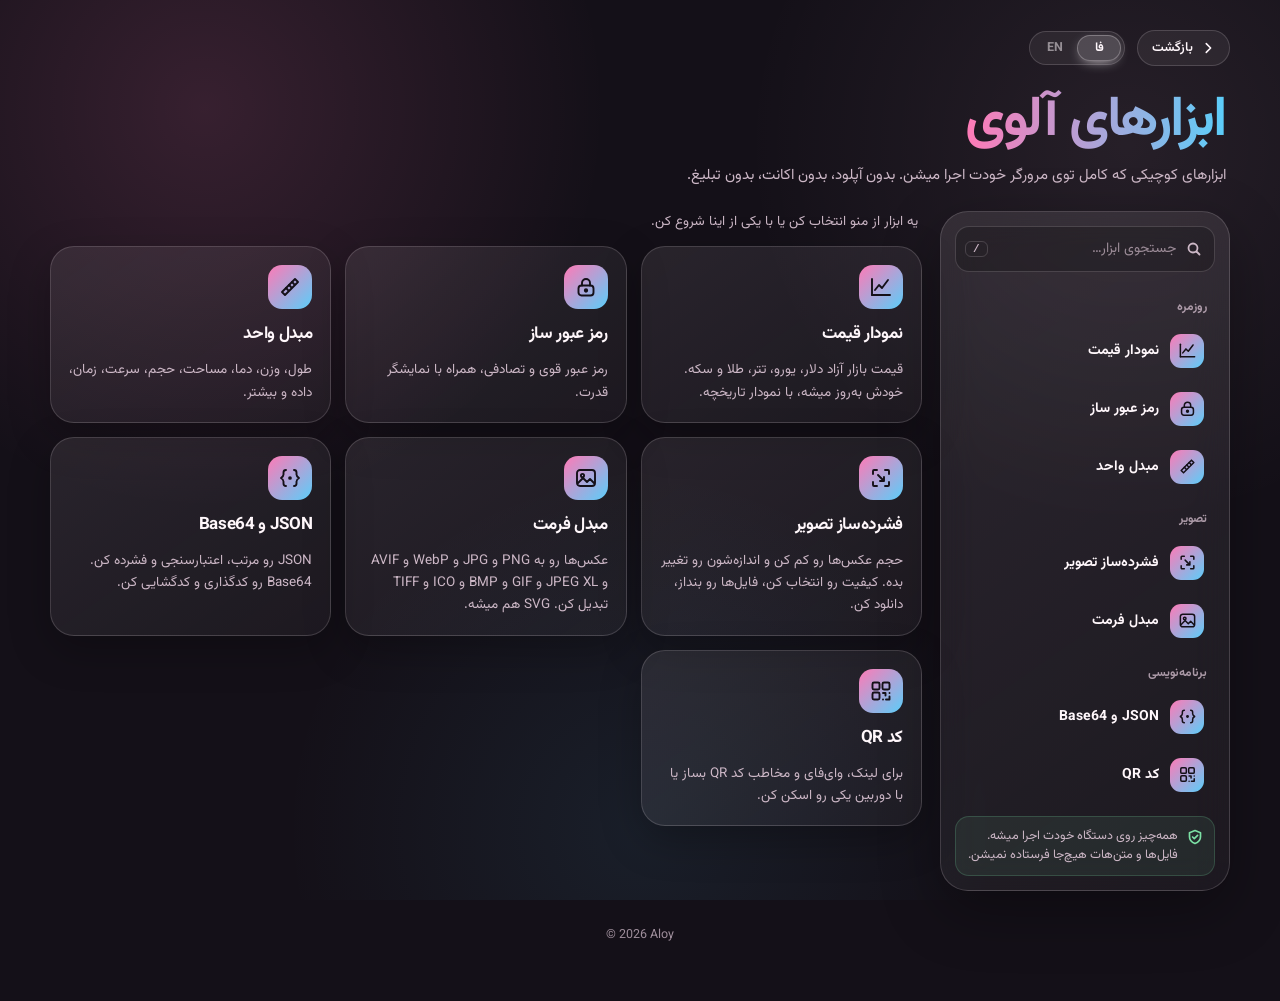
<file: tools.html>
<!doctype html>
<html lang="fa" dir="rtl">
<head>
  <meta charset="utf-8">
  <meta name="viewport" content="width=device-width, initial-scale=1">
  <meta name="theme-color" content="#141018">
  <title>Aloy's Tools</title>
  <meta name="description" content="Free browser tools: image compressor and converter, JSON formatter, Base64, QR code generator and scanner, password generator and unit converter. Everything runs on your device.">
  <link rel="canonical" href="https://actually-aloy.github.io/site/tools">
  <meta property="og:type" content="website">
  <meta property="og:title" content="Aloy's Tools">
  <meta property="og:description" content="Free browser tools that run on your device. Images, JSON, QR codes, passwords and units.">
  <meta property="og:url" content="https://actually-aloy.github.io/site/tools">
  <meta property="og:image" content="https://actually-aloy.github.io/site/tools-og.jpg">
  <meta name="twitter:card" content="summary_large_image">
  <meta name="twitter:title" content="Aloy's Tools">
  <meta name="twitter:description" content="Free browser tools that run on your device. Images, JSON, QR codes, passwords and units.">
  <meta name="twitter:image" content="https://actually-aloy.github.io/site/tools-og.jpg">
  <link rel="icon" href="favicon.svg?v=2" type="image/svg+xml">
  <link rel="preconnect" href="https://fonts.googleapis.com">
  <link rel="preconnect" href="https://fonts.gstatic.com" crossorigin>
  <link href="https://fonts.googleapis.com/css2?family=Inter:wght@400;500;600;700;800;900&display=swap" rel="stylesheet">
  <link href="https://fonts.googleapis.com/css2?family=Vazirmatn:wght@400;500;600;700;800;900&display=swap" rel="stylesheet">
  <link href="https://fonts.googleapis.com/css2?family=IBM+Plex+Mono:wght@400;600&display=swap" rel="stylesheet">
  <link rel="stylesheet" href="tools.css?v=202611211536">
  <link rel="stylesheet" href="langfx.css">
  <script src="langfx.js" defer></script>
</head>
<body>
  <main class="page">
    <div class="topbar">
      <a class="pill-btn" href="index.html">
        <svg class="flip" viewBox="0 0 16 16" fill="none" stroke="currentColor" stroke-width="1.8" stroke-linecap="round" stroke-linejoin="round" aria-hidden="true"><path d="M10 3 5 8l5 5"/></svg>
        <span data-i="back"></span>
      </a>
      <button type="button" class="pill-btn lang-toggle" id="lang-toggle" aria-label="Switch language"><span class="lt-pill"></span><span class="lt-o" data-l="en">EN</span><span class="lt-o" data-l="fa">فا</span></button>
    </div>

    <div class="head">
      <h1><span class="gradient-text" data-i="title"></span></h1>
      <p data-i="sub"></p>
    </div>

    <div class="shell">
      <aside class="menu" aria-label="Tools">
        <div class="search">
          <svg viewBox="0 0 16 16" fill="none" stroke="currentColor" stroke-width="1.8" stroke-linecap="round" aria-hidden="true"><circle cx="7" cy="7" r="4.5"/><path d="m10.5 10.5 3 3"/></svg>
          <input type="search" id="q" data-ph="search" autocomplete="off" spellcheck="false">
          <kbd>/</kbd>
        </div>
        <nav class="menu-list" id="menu-list"></nav>
        <div class="menu-foot">
          <svg viewBox="0 0 16 16" fill="none" stroke="currentColor" stroke-width="1.7" stroke-linecap="round" stroke-linejoin="round" aria-hidden="true"><path d="M8 1.5 2.5 3.7v4c0 3.2 2.3 5.6 5.5 6.8 3.2-1.2 5.5-3.6 5.5-6.8v-4z"/><path d="m5.6 8 1.7 1.7L10.6 6.4"/></svg>
          <span data-i="private"></span>
        </div>
      </aside>

      <section class="stage" id="stage">
        <div class="view" id="v-hub">
          <p class="hub-top" data-i="hubIntro"></p>
          <div class="hub-grid" id="hub-grid"></div>
        </div>
        <div class="view" id="v-compress" hidden>
          <div class="tool-head"><span class="mi-ic" data-ic="compress"></span><div><h2 data-i="n_compress"></h2><p data-i="d_compress"></p></div></div>
          <div class="split">
            <div class="panel">
              <div class="field" id="c-qf"><span class="lbl" data-i="compression"></span>
                <div class="seg" id="c-lvl"><button type="button" data-v="0.9" data-i="lvBest"></button><button type="button" data-v="0.78" class="on" data-i="lvBal"></button><button type="button" data-v="0.55" data-i="lvSmall"></button></div>
                <p class="hint" data-i="lvNote"></p>
              </div>
              <p class="hint" id="c-pngn" data-i="pngNote" hidden></p>
              <div class="field"><span class="lbl" data-i="resize"></span>
                <div class="seg" id="c-rs"><button type="button" data-v="orig" class="on" data-i="rsOrig"></button><button type="button" data-v="fit" data-i="rsFit"></button><button type="button" data-v="pct" data-i="rsPct"></button></div>
              </div>
              <div class="field" id="c-fitf" hidden>
                <div class="row"><div class="grow"><label class="hint" for="c-w" data-i="maxW"></label><input class="inp mono" type="number" id="c-w" min="1" max="20000" placeholder="1920"></div><div class="grow"><label class="hint" for="c-h" data-i="maxH"></label><input class="inp mono" type="number" id="c-h" min="1" max="20000" placeholder="1080"></div></div>
                <p class="hint" data-i="fitNote"></p>
              </div>
              <div class="field" id="c-pctf" hidden><label for="c-pct"><span data-i="scale"></span><output id="c-pcto">50%</output></label>
                <input class="range" type="range" id="c-pct" min="5" max="100" value="50">
              </div>
              <p class="hint" data-i="exifNote"></p>
            </div>
            <div class="stack">
              <label class="drop" id="c-drop" tabindex="0">
                <svg viewBox="0 0 24 24" fill="none" stroke="currentColor" stroke-width="1.8" stroke-linecap="round" stroke-linejoin="round" aria-hidden="true"><path d="M12 16V4m0 0L7.5 8.5M12 4l4.5 4.5"/><path d="M4 15v3a2 2 0 0 0 2 2h12a2 2 0 0 0 2-2v-3"/></svg>
                <span><b data-i="dropB"></b> <span data-i="dropT"></span></span>
                <small data-i="dropImg"></small>
                <input type="file" id="c-file" accept="image/*" multiple hidden>
              </label>
              <div class="files" id="c-list"></div>
              <div class="sum" id="c-sum" hidden><span id="c-sumt"></span><span class="row"><button type="button" class="btn sm" id="c-clear" data-i="clear"></button><button type="button" class="btn primary sm" id="c-zip" data-i="dlZip"></button></span></div>
            </div>
          </div>
        </div>
        <div class="view" id="v-convert" hidden>
          <div class="tool-head"><span class="mi-ic" data-ic="convert"></span><div><h2 data-i="n_convert"></h2><p data-i="d_convert"></p></div></div>
          <div class="split">
            <div class="panel">
              <div class="field"><span class="lbl" data-i="convTo"></span>
                <select class="inp" id="v-fmt"><option value="png" selected>PNG</option><option value="jpeg">JPG</option><option value="webp">WebP</option><option value="avif">AVIF</option><option value="jxl">JPEG XL</option><option value="gif">GIF</option><option value="bmp">BMP</option><option value="ico">ICO</option><option value="tiff">TIFF</option></select>
              </div>
              <div class="field" id="v-qf" hidden><span class="lbl" data-i="compression"></span>
                <div class="seg" id="v-lvl"><button type="button" data-v="0.95" data-i="lvBest"></button><button type="button" data-v="0.85" class="on" data-i="lvBal"></button><button type="button" data-v="0.6" data-i="lvSmall"></button></div>
              </div>
              <div class="field" id="v-scf"><span class="lbl" data-i="svgScale"></span>
                <div class="seg" id="v-sc"><button type="button" data-v="1" class="on">1x</button><button type="button" data-v="2">2x</button><button type="button" data-v="4">4x</button></div>
                <p class="hint" data-i="svgNote"></p>
              </div>
              <div class="field" id="v-bgf"><span class="lbl" data-i="bg"></span>
                <div class="seg" id="v-bg"><button type="button" id="v-bgnone" data-v="none" class="on" data-i="bgNone"></button><button type="button" data-v="#ffffff" data-i="bgWhite"></button><button type="button" data-v="#000000" data-i="bgBlack"></button></div>
                <p class="hint" id="v-bgn" data-i="bgNote"></p>
              </div>
              <p class="hint" id="v-jpgn" data-i="jpgNote" hidden></p>
              <p class="hint" id="v-gifn" data-i="gifNote" hidden></p>
            </div>
            <div class="stack">
              <label class="drop" id="v-drop" tabindex="0">
                <svg viewBox="0 0 24 24" fill="none" stroke="currentColor" stroke-width="1.8" stroke-linecap="round" stroke-linejoin="round" aria-hidden="true"><path d="M12 16V4m0 0L7.5 8.5M12 4l4.5 4.5"/><path d="M4 15v3a2 2 0 0 0 2 2h12a2 2 0 0 0 2-2v-3"/></svg>
                <span><b data-i="dropB"></b> <span data-i="dropT"></span></span>
                <small data-i="dropConv"></small>
                <input type="file" id="v-file" accept="image/*,.svg,.jxl,.ico,.tif,.tiff" multiple hidden>
              </label>
              <div class="files" id="v-list"></div>
              <div class="sum" id="v-sum" hidden><span id="v-sumt"></span><span class="row"><button type="button" class="btn sm" id="v-clear" data-i="clear"></button><button type="button" class="btn primary sm" id="v-zip" data-i="dlZip"></button></span></div>
            </div>
          </div>
        </div>
        <div class="view" id="v-json" hidden>
          <div class="tool-head"><span class="mi-ic" data-ic="json"></span><div><h2 data-i="n_json"></h2><p data-i="d_json"></p></div></div>
          <div class="tabs" data-tabs="json"><button type="button" class="on" data-tab="json">JSON</button><button type="button" data-tab="b64">Base64</button></div>
          <div class="tab-pane" data-pane="json">
            <div class="panel">
              <div class="row">
                <div class="seg" id="j-ind"><button type="button" data-v="2" class="on">2</button><button type="button" data-v="4">4</button><button type="button" data-v="tab">Tab</button></div>
                <label class="check"><input type="checkbox" id="j-sort"><span data-i="sortKeys"></span></label>
                <span class="grow"></span>
                <button type="button" class="btn sm" id="j-sample" data-i="sample"></button>
                <button type="button" class="btn sm" id="j-paste" data-i="paste"></button>
                <button type="button" class="btn sm" id="j-clear" data-i="clear"></button>
              </div>
              <div class="status idle t" id="j-stat"></div>
              <div class="split even">
                <div class="field"><div class="head-row"><label class="lbl" for="j-in" data-i="input"></label></div><textarea class="inp mono" id="j-in" spellcheck="false" data-ph="jsonPh"></textarea></div>
                <div class="field"><div class="head-row"><label class="lbl" for="j-out" data-i="output"></label><span class="row"><button type="button" class="btn sm" id="j-min" data-i="minify"></button><button type="button" class="btn sm" id="j-use" data-i="useAsInput"></button><button type="button" class="btn primary sm" id="j-copy" data-i="copy"></button></span></div><textarea class="inp mono" id="j-out" readonly spellcheck="false"></textarea></div>
              </div>
              <p class="hint" id="j-info"></p>
            </div>
          </div>
          <div class="tab-pane" data-pane="b64" hidden>
            <div class="panel">
              <div class="row">
                <div class="seg" id="b-mode"><button type="button" data-v="enc" class="on" data-i="encode"></button><button type="button" data-v="dec" data-i="decode"></button></div>
                <label class="check"><input type="checkbox" id="b-url"><span data-i="urlSafe"></span></label>
                <span class="grow"></span>
                <button type="button" class="btn sm" id="b-file" data-i="fileToB64"></button>
                <input type="file" id="b-fileinp" hidden>
                <button type="button" class="btn sm" id="b-swap" data-i="swap"></button>
                <button type="button" class="btn sm" id="b-clear" data-i="clear"></button>
              </div>
              <div class="status idle t" id="b-stat"></div>
              <div class="split even">
                <div class="field"><div class="head-row"><label class="lbl" for="b-in" data-i="input"></label></div><textarea class="inp mono" id="b-in" spellcheck="false"></textarea></div>
                <div class="field"><div class="head-row"><label class="lbl" for="b-out" data-i="output"></label><span class="row"><button type="button" class="btn primary sm" id="b-copy" data-i="copy"></button></span></div><div class="out-wrap grow"><textarea class="inp mono" id="b-out" readonly spellcheck="false"></textarea><div class="binbox" id="b-bin" hidden><span class="bin-ic" id="b-binic"></span><b id="b-binn"></b><small id="b-bint"></small><button type="button" class="btn primary" id="b-dl" data-i="dlFile"></button></div></div></div>
              </div>
            </div>
          </div>
        </div>
        <div class="view" id="v-qr" hidden>
          <div class="tool-head"><span class="mi-ic" data-ic="qr"></span><div><h2 data-i="n_qr"></h2><p data-i="d_qr"></p></div></div>
          <div class="tabs" data-tabs="qr"><button type="button" class="on" data-tab="gen" data-i="tGen"></button><button type="button" data-tab="scan" data-i="tScan"></button></div>
          <div class="tab-pane" data-pane="gen">
            <div class="split">
              <div class="panel">
                <div class="seg" id="q-type"><button type="button" data-v="text" class="on" data-i="qText"></button><button type="button" data-v="wifi">Wi-Fi</button><button type="button" data-v="contact" data-i="qContact"></button></div>
                <div class="field" data-qf="text"><label for="q-text" data-i="qContent"></label><textarea class="inp" id="q-text" style="min-height:110px" data-ph="qPh">https://actually-aloy.github.io/site</textarea></div>
                <div data-qf="wifi" hidden class="stack">
                  <div class="field"><label for="q-ssid" data-i="wSsid"></label><input class="inp" id="q-ssid" autocomplete="off"></div>
                  <div class="field"><label for="q-wpass" data-i="wPass"></label><input class="inp" id="q-wpass" autocomplete="off"></div>
                  <div class="row"><div class="seg grow" id="q-sec"><button type="button" data-v="WPA" class="on">WPA/WPA2</button><button type="button" data-v="WEP">WEP</button><button type="button" data-v="nopass" data-i="wOpen"></button></div><label class="check"><input type="checkbox" id="q-hid"><span data-i="wHidden"></span></label></div>
                </div>
                <div data-qf="contact" hidden class="stack">
                  <div class="field"><label for="q-cn" data-i="cName"></label><input class="inp" id="q-cn"></div>
                  <div class="field"><label for="q-cp" data-i="cPhone"></label><input class="inp mono" id="q-cp" inputmode="tel"></div>
                  <div class="field"><label for="q-ce" data-i="cEmail"></label><input class="inp mono" id="q-ce" inputmode="email"></div>
                </div>
                <div class="field"><span class="lbl" data-i="ecc"></span><div class="seg" id="q-ecc"><button type="button" data-v="L">L</button><button type="button" data-v="M" class="on">M</button><button type="button" data-v="Q">Q</button><button type="button" data-v="H">H</button></div></div>
                <div class="field"><label for="q-size"><span data-i="size"></span><output id="q-sizeo">512 px</output></label><input class="range" type="range" id="q-size" min="128" max="1024" step="32" value="512"></div>
                <div class="row">
                  <div class="field grow"><span class="lbl" data-i="fgc"></span><div class="color-in"><input type="color" id="q-fg" value="#141018"></div></div>
                  <div class="field grow"><span class="lbl" data-i="bgc"></span><div class="color-in"><input type="color" id="q-bg" value="#ffffff"></div></div>
                </div>
              </div>
              <div class="panel">
                <div class="qr-stage"><canvas id="q-canvas" width="512" height="512"></canvas></div>
                <div class="status idle t" id="q-stat"></div>
                <div class="row"><button type="button" class="btn primary" id="q-png" data-i="dlPng"></button><button type="button" class="btn" id="q-svg" data-i="dlSvg"></button><button type="button" class="btn" id="q-copyimg" data-i="copyImg"></button></div>
              </div>
            </div>
          </div>
          <div class="tab-pane" data-pane="scan" hidden>
            <div class="split even">
              <div class="panel">
                <div class="seg" id="s-mode"><button type="button" data-v="cam" class="on" data-i="modeCam"></button><button type="button" data-v="img" data-i="modeImg"></button></div>
                <div class="s-view" id="s-vcam">
                  <div class="video-box grow" id="s-box"><video id="s-video" playsinline muted></video><div class="frame" id="s-frame" hidden></div><span class="hint" id="s-ph" data-i="camOff"></span></div>
                  <div class="row"><button type="button" class="btn primary" id="s-start" data-i="camStart"></button><button type="button" class="btn" id="s-stop" data-i="camStop" hidden></button></div>
                </div>
                <div class="s-view" id="s-vimg" hidden>
                  <label class="drop grow" id="s-drop" tabindex="0">
                    <img class="prev" id="s-prev" alt="" hidden>
                    <span class="dz" id="s-dz">
                      <svg viewBox="0 0 24 24" fill="none" stroke="currentColor" stroke-width="1.8" stroke-linecap="round" stroke-linejoin="round" aria-hidden="true"><path d="M12 16V4m0 0L7.5 8.5M12 4l4.5 4.5"/><path d="M4 15v3a2 2 0 0 0 2 2h12a2 2 0 0 0 2-2v-3"/></svg>
                      <span><b data-i="qDropB"></b> <span data-i="qDropT"></span></span>
                      <small data-i="qDropS"></small>
                    </span>
                    <input type="file" id="s-img" accept="image/*" hidden>
                  </label>
                  <div class="row"><button type="button" class="btn primary" id="s-pick" data-i="qPick"></button></div>
                </div>
                <p class="hint" data-i="scanNote"></p>
              </div>
              <div class="panel">
                <div class="head-row"><span class="lbl" data-i="result"></span><span class="row"><button type="button" class="btn primary sm" id="s-copy" data-i="copy"></button><a class="btn sm" id="s-open" target="_blank" rel="noopener noreferrer" hidden data-i="openLink"></a></span></div>
                <textarea class="inp mono grow" id="s-out" readonly aria-label="result"></textarea>
                <div class="status idle t" id="s-stat"></div>
              </div>
            </div>
          </div>
        </div>
        <div class="view" id="v-password" hidden>
          <div class="tool-head"><span class="mi-ic" data-ic="password"></span><div><h2 data-i="n_password"></h2><p data-i="d_password"></p></div></div>
          <div class="tabs" data-tabs="pw"><button type="button" class="on" data-tab="pass" data-i="tPass"></button><button type="button" data-tab="check" data-i="tCheck"></button></div>
          <div class="tab-pane" data-pane="pass">
            <div class="split">
              <div class="panel">
                <div class="field"><label for="p-len"><span data-i="length"></span><output id="p-leno">20</output></label><input class="range" type="range" id="p-len" min="8" max="64" value="20"></div>
                <label class="check"><input type="checkbox" id="p-lo" checked><span data-i="pLower"></span></label>
                <label class="check"><input type="checkbox" id="p-up" checked><span data-i="pUpper"></span></label>
                <label class="check"><input type="checkbox" id="p-di" checked><span data-i="pDigits"></span></label>
                <label class="check"><input type="checkbox" id="p-sy" checked><span data-i="pSymbols"></span></label>
                <label class="check"><input type="checkbox" id="p-am"><span data-i="pAmbig"></span></label>
              </div>
              <div class="panel">
                <div class="pw" id="p-out"></div>
                <div class="meter"><i id="p-meter"></i></div>
                <p class="hint" id="p-info"></p>
                <div class="row"><button type="button" class="btn primary" id="p-new" data-i="generate"></button><button type="button" class="btn" id="p-copy" data-i="copy"></button></div>
              </div>
            </div>
          </div>
          <div class="tab-pane" data-pane="check" hidden>
            <div class="panel">
              <div class="field"><label for="k-in"><span data-i="typePw"></span><button type="button" class="btn sm" id="k-eye" data-i="show"></button></label><input class="inp mono" type="password" id="k-in" autocomplete="off" spellcheck="false"></div>
              <div class="meter"><i id="k-meter"></i></div>
              <div class="status idle t" id="k-stat"></div>
              <p class="hint" data-i="checkNote"></p>
            </div>
          </div>
        </div>
        <div class="view" id="v-prices" hidden>
          <div class="tool-head"><span class="mi-ic" data-ic="prices"></span><div><h2 data-i="n_prices"></h2><p data-i="d_prices"></p></div></div>
          <div class="panel">
            <div class="pr-pick">
              <div class="pr-grp"><span class="lbl" data-i="gCur"></span><div class="seg" id="pr-sym"><button type="button" data-v="USD_IRR_FREE" class="on" data-i="prUsd"></button><button type="button" data-v="EUR_IRR_FREE" data-i="prEur"></button><button type="button" data-v="USDT_IRR" data-i="prUsdt"></button></div></div>
              <div class="pr-grp"><span class="lbl" data-i="gGold"></span><div class="seg" id="pr-gold"><button type="button" data-v="GOLD_18K_IRR" data-i="prGold"></button><button type="button" data-v="GOLD_MESGHAL_IRR" data-i="prMes"></button><button type="button" data-v="COIN_EMAMI_IRR" data-i="prCoin"></button><button type="button" data-v="COIN_HALF_IRR" data-i="prHalf"></button><button type="button" data-v="COIN_QUARTER_IRR" data-i="prQuarter"></button></div></div>
            </div>
            <div class="pr-hero">
              <div><div class="pr-price mono" id="pr-price">…</div><div class="pr-chg" id="pr-chg"></div></div>
              <div class="seg" id="pr-unit"><button type="button" data-v="irt" class="on" data-i="prToman"></button><button type="button" data-v="irr" data-i="prRial"></button></div>
            </div>
            <div class="pr-stats"><span class="stat" id="pr-hi"></span><span class="stat" id="pr-lo"></span><span class="stat" id="pr-upd"></span></div>
            <div class="pr-bar"><div class="seg" id="pr-range"><button type="button" data-v="30">1M</button><button type="button" data-v="90">3M</button><button type="button" data-v="180">6M</button><button type="button" data-v="365" class="on">1Y</button><button type="button" data-v="0" data-i="prAll"></button></div></div>
            <div class="pr-chart"><canvas id="pr-canvas"></canvas><div class="pr-tip" id="pr-tip" hidden></div></div>
            <div class="status idle t" id="pr-stat"></div>
            <p class="hint" data-i="prNote"></p>
          </div>
        </div>
        <div class="view" id="v-units" hidden>
          <div class="tool-head"><span class="mi-ic" data-ic="units"></span><div><h2 data-i="n_units"></h2><p data-i="d_units"></p></div></div>
          <div class="panel">
            <div class="seg" id="u-cat"></div>
            <div class="units">
              <div class="field"><label for="u-val" data-i="from"></label><input class="inp mono" id="u-val" inputmode="decimal" value="1" autocomplete="off"><select class="inp" id="u-from"></select></div>
              <button type="button" class="swap" id="u-swap" data-t="swap" aria-label="swap"><svg viewBox="0 0 16 16" fill="none" stroke="currentColor" stroke-width="1.7" stroke-linecap="round" stroke-linejoin="round" aria-hidden="true"><path d="M3 5.5h10M10.5 3l2.5 2.5-2.5 2.5M13 10.5H3M5.5 8 3 10.5 5.5 13"/></svg></button>
              <div class="field"><label for="u-res" data-i="to"></label><div class="inp mono big-out" id="u-res" style="font-size:20px;min-height:42px"></div><select class="inp" id="u-to"></select></div>
            </div>
            <div class="field"><span class="lbl" data-i="allUnits"></span><div class="table" id="u-table"></div></div>
          </div>
        </div>
      </section>
    </div>
    <p class="copyright" dir="ltr">© 2026 Aloy</p>
  </main>
  <div class="toast" id="toast" role="status" aria-live="polite"></div>
  <script>
    (function () {
      var host = location.hostname;
      var local = host === 'localhost' || host === '127.0.0.1' || /^[\d.]+$/.test(host) || host.charAt(0) === '[';
      if (local || !/^https?:$/.test(location.protocol)) return;
      var clean = location.pathname.replace(/\/index\.html$/, '/').replace(/\.html$/, '');
      if (clean !== location.pathname) history.replaceState(null, '', clean + location.search + location.hash);
    })();
  </script>
  <script src="qr-gen.js?v=202611211536"></script>
  <script src="tools.js?v=202611211536"></script>
</body>
</html>
</file>
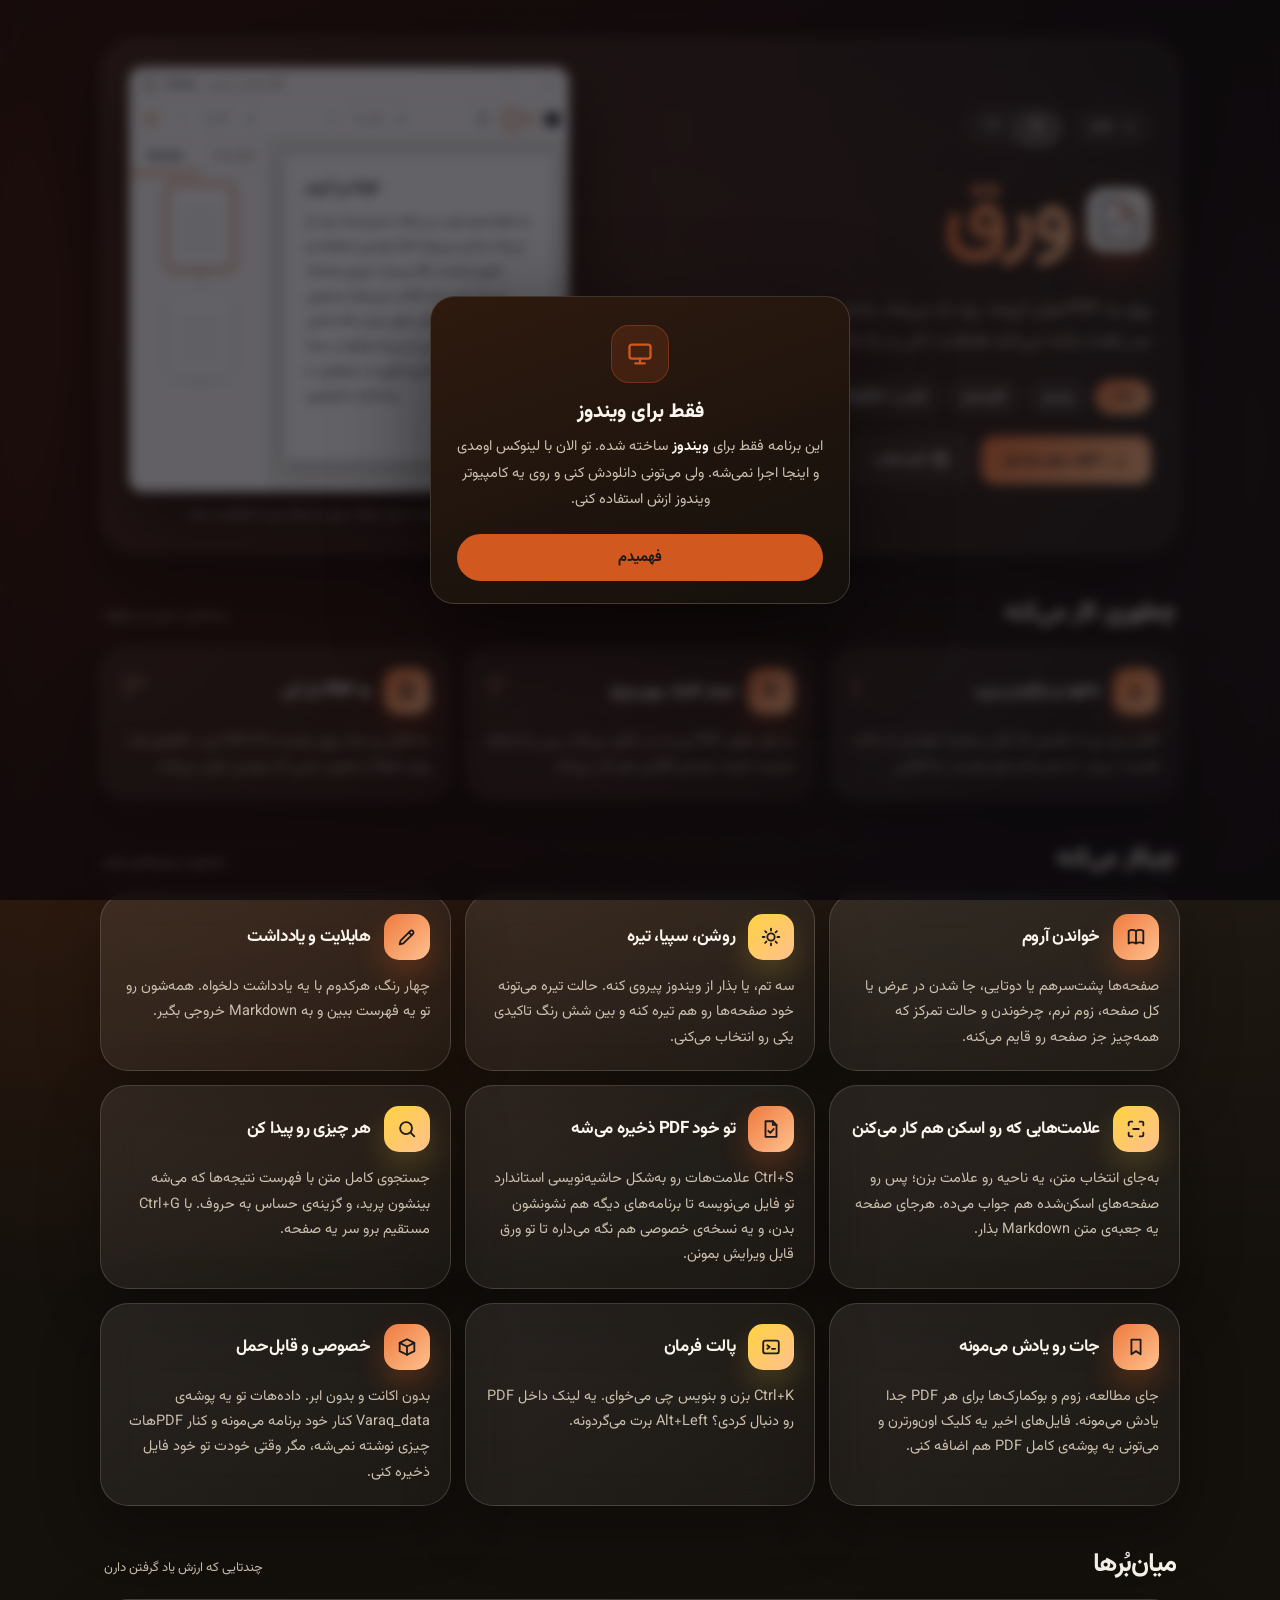
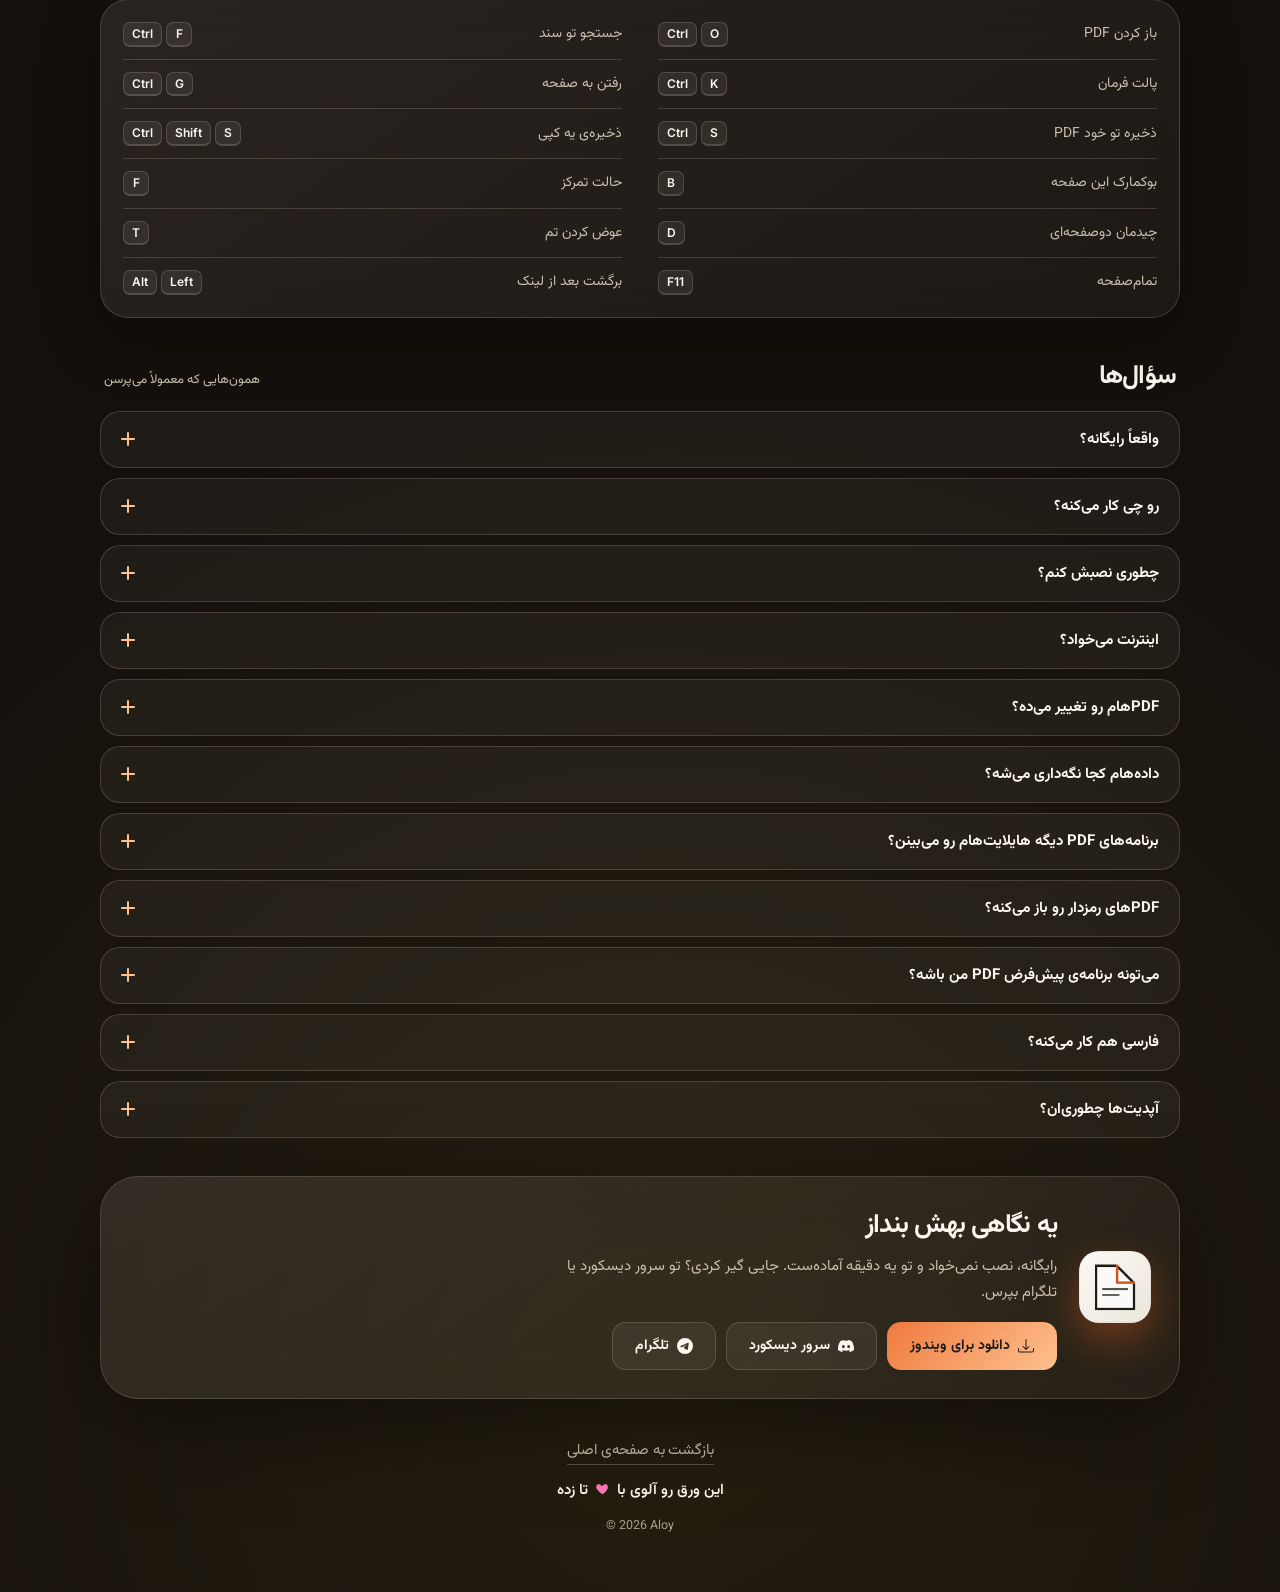
<file: varaq.html>
<!doctype html>
<html lang="fa" dir="rtl">
<head>
  <meta charset="utf-8">
  <meta name="viewport" content="width=device-width, initial-scale=1">
  <meta name="theme-color" content="#14100c">
  <title>ورق — یه PDF‌خوان آروم</title>
  <meta name="description" content="Varaq: a quiet, free PDF reader for Windows. It opens fast, remembers where you stopped, and lets you highlight and take notes without getting in your way.">
  <link rel="canonical" href="https://actually-aloy.github.io/site/varaq">
  <meta property="og:type" content="website">
  <meta property="og:title" content="Varaq — a quiet PDF reader">
  <meta property="og:description" content="A free, portable PDF reader for Windows. Highlights, notes, dark mode and your place remembered. No installer, no account.">
  <meta property="og:url" content="https://actually-aloy.github.io/site/varaq">
  <meta property="og:image" content="https://actually-aloy.github.io/site/varaq-og.jpg">
  <meta name="twitter:card" content="summary_large_image">
  <meta name="twitter:title" content="Varaq — a quiet PDF reader">
  <meta name="twitter:description" content="A free, portable PDF reader for Windows. Highlights, notes, dark mode and your place remembered. No installer, no account.">
  <meta name="twitter:image" content="https://actually-aloy.github.io/site/varaq-og.jpg">
  <link rel="icon" href="varaq-logo.png" type="image/png">
  <link rel="preconnect" href="https://fonts.googleapis.com">
  <link rel="preconnect" href="https://fonts.gstatic.com" crossorigin>
  <link href="https://fonts.googleapis.com/css2?family=Inter:wght@400;500;600;700;800;900&display=swap" rel="stylesheet">
  <link href="https://fonts.googleapis.com/css2?family=Vazirmatn:wght@400;500;600;700;800;900&display=swap" rel="stylesheet">
  <style>
    :root {
      --bg: #14100c;
      --text: #fbf6ee;
      --muted: #cbbfae;
      --line: rgba(255, 236, 214, 0.16);
      --orange: #d1581f;
      --orange-mid: #ee7a3e;
      --orange-soft: #ffc18f;
      --gold: #ffd23f;
      --pink: #ff7ab6;
      --ink: #1d1c1a;
      --radius: 28px;
    }

    * {
      box-sizing: border-box;
    }

    body {
      margin: 0;
      min-height: 100vh;
      font-family: Inter, ui-sans-serif, system-ui, -apple-system, BlinkMacSystemFont, "Segoe UI", sans-serif;
      color: var(--text);
      background:
        radial-gradient(circle at 14% 10%, rgba(209, 88, 31, 0.3), transparent 32%),
        radial-gradient(circle at 90% 14%, rgba(255, 193, 143, 0.1), transparent 28%),
        radial-gradient(circle at 52% 94%, rgba(255, 210, 63, 0.07), transparent 34%),
        var(--bg);
      animation: page-fade-in 0.4s ease-out;
      user-select: none;
      -webkit-user-select: none;
      -moz-user-select: none;
    }

    @keyframes page-fade-in {
      from { opacity: 0; }
      to { opacity: 1; }
    }

    html[lang="fa"] body {
      font-family: Vazirmatn, Inter, ui-sans-serif, system-ui, -apple-system, BlinkMacSystemFont, "Segoe UI", sans-serif;
    }

    @media (prefers-reduced-motion: no-preference) {
      html { scroll-behavior: smooth; }
    }

    a {
      color: inherit;
      text-decoration: none;
    }

    h1, h2, h3, p {
      margin: 0;
    }

    [hidden] {
      display: none !important;
    }

    .page {
      width: min(1080px, calc(100% - 36px));
      margin: 0 auto;
      padding: 38px 0 56px;
    }

    .glass {
      border: 1px solid var(--line);
      border-radius: calc(var(--radius) + 10px);
      background: linear-gradient(145deg, rgba(255, 244, 232, 0.105), rgba(255, 244, 232, 0.045));
      box-shadow: 0 28px 90px rgba(0, 0, 0, 0.4);
      backdrop-filter: blur(22px);
    }

    .hero {
      display: grid;
      grid-template-columns: minmax(0, 1fr) minmax(320px, 440px);
      gap: 30px;
      padding: 28px;
      align-items: center;
    }

    .intro {
      display: flex;
      flex-direction: column;
      gap: 22px;
      min-width: 0;
    }

    .topline {
      display: flex;
      align-items: center;
      gap: 12px;
    }

    .pill-btn {
      display: inline-flex;
      align-items: center;
      gap: 8px;
      padding: 7px 14px;
      border: 1px solid var(--line);
      border-radius: 999px;
      background: rgba(255, 244, 232, 0.06);
      color: var(--text);
      font-family: inherit;
      font-size: 13px;
      font-weight: 600;
      cursor: pointer;
      transition: background 180ms ease, border-color 180ms ease;
    }

    .pill-btn:hover {
      background: rgba(255, 244, 232, 0.12);
      border-color: rgba(255, 193, 143, 0.45);
    }

    .pill-btn svg {
      width: 14px;
      height: 14px;
    }

    html[dir="rtl"] .pill-btn svg {
      transform: scaleX(-1);
    }

    .lang-toggle {
      margin-inline-start: auto;
    }

    .brand {
      display: flex;
      align-items: center;
      gap: 16px;
    }

    .brand img {
      width: 64px;
      height: 64px;
      flex: 0 0 auto;
      border-radius: 18px;
      box-shadow: 0 16px 40px rgba(209, 88, 31, 0.45);
      -webkit-user-drag: none;
    }

    h1 {
      font-size: clamp(48px, 9vw, 92px);
      line-height: 1.15;
      letter-spacing: -0.04em;
    }

    .gradient-text {
      background: linear-gradient(90deg, var(--orange-mid), var(--orange-soft), var(--pink), var(--orange-mid));
      background-size: 300% 100%;
      -webkit-background-clip: text;
      background-clip: text;
      color: transparent;
      animation: enchant 6s linear infinite;
    }

    @keyframes enchant {
      to { background-position: -300% 0; }
    }

    .pitch {
      max-width: 560px;
      color: var(--muted);
      font-size: 18px;
      line-height: 1.75;
    }

    .tags {
      display: flex;
      flex-wrap: wrap;
      gap: 8px;
    }

    .tag {
      padding: 6px 13px;
      border: 1px solid var(--line);
      border-radius: 999px;
      background: rgba(255, 244, 232, 0.06);
      color: var(--text);
      font-size: 12.5px;
      font-weight: 600;
    }

    .tag.hot {
      border-color: transparent;
      background: linear-gradient(135deg, var(--orange-mid), var(--orange-soft));
      color: var(--ink); background-origin: border-box;}

    .cta-row {
      display: flex;
      flex-wrap: wrap;
      gap: 10px;
    }

    .btn {
      display: inline-flex;
      align-items: center;
      justify-content: center;
      gap: 8px;
      padding: 12px 22px;
      border: 1px solid var(--line);
      border-radius: 14px;
      background: rgba(255, 244, 232, 0.06);
      color: var(--text);
      font-family: inherit;
      font-size: 14px;
      font-weight: 700;
      cursor: pointer;
      transition: filter 180ms ease, transform 180ms ease, background 180ms ease, border-color 180ms ease;
    }

    .btn:hover {
      transform: translateY(-2px);
      background: rgba(255, 244, 232, 0.12);
      border-color: rgba(255, 193, 143, 0.45);
    }

    .btn.primary {
      border-color: transparent;
      background: linear-gradient(135deg, var(--orange-mid), var(--orange-soft));
      color: var(--ink); background-origin: border-box;}

    .btn.primary:hover {
      filter: brightness(1.06);
    }

    .btn svg {
      width: 16px;
      height: 16px;
      flex: 0 0 auto;
    }

    .btn:focus-visible,
    .pill-btn:focus-visible,
    .faq-q:focus-visible {
      outline: 2px solid var(--orange-soft);
      outline-offset: 3px;
    }

    .dl-meta {
      color: var(--muted);
      font-size: 13px;
    }

    .stage {
      position: relative;
      display: flex;
      flex-direction: column;
      align-items: center;
      gap: 12px;
      min-width: 0;
    }

    .stage::before {
      content: "";
      position: absolute;
      inset: 6% -6% 10%;
      z-index: 0;
      border-radius: 50%;
      background: radial-gradient(closest-side, rgba(209, 88, 31, 0.5), rgba(209, 88, 31, 0));
      filter: blur(24px);
      pointer-events: none;
    }

    .mock {
      --m-bg: #ecebe6;
      --m-panel: #fbfaf7;
      --m-panel2: #f3f2ed;
      --m-ink: #1d1c1a;
      --m-ink2: #5d5a53;
      --m-ink3: #948f85;
      --m-line: rgba(0, 0, 0, 0.1);
      --m-page: #ffffff;
      --m-pageink: #26241f;
      --m-ar: 209, 88, 31;
      position: relative;
      z-index: 1;
      width: 100%;
      max-width: 440px;
      overflow: hidden;
      border: 1px solid var(--m-line);
      border-radius: 14px;
      background: var(--m-bg);
      color: var(--m-ink);
      box-shadow: 0 30px 80px rgba(0, 0, 0, 0.55), 0 0 0 1px rgba(209, 88, 31, 0.2);
      transition: background 0.35s ease, color 0.35s ease;
    }

    .mock[data-theme="sepia"] {
      --m-bg: #e4d8bf;
      --m-panel: #f1e8d3;
      --m-panel2: #eadfc6;
      --m-ink: #3a3125;
      --m-ink2: #6b5d47;
      --m-ink3: #9a8a6e;
      --m-line: rgba(58, 49, 37, 0.14);
      --m-page: #f7f0de;
      --m-pageink: #3a3125;
    }

    .mock[data-theme="dark"] {
      --m-bg: #141418;
      --m-panel: #1c1c21;
      --m-panel2: #242429;
      --m-ink: #ececf0;
      --m-ink2: #a4a4ae;
      --m-ink3: #6f6f7a;
      --m-line: rgba(255, 255, 255, 0.1);
      --m-page: #202024;
      --m-pageink: #dcdce0;
    }

    .m-title {
      display: flex;
      align-items: center;
      height: 32px;
      background: var(--m-panel);
      border-bottom: 1px solid var(--m-line);
      direction: ltr;
      transition: background 0.35s ease;
    }

    .m-title-name {
      display: flex;
      align-items: center;
      gap: 7px;
      padding-left: 10px;
      min-width: 0;
      color: var(--m-ink2);
      font-size: 11.5px;
      font-weight: 600;
    }

    .m-title-name img {
      width: 18px;
      height: 18px;
      display: block;
      -webkit-user-drag: none;
    }

    .m-title-name span {
      overflow: hidden;
      white-space: nowrap;
      text-overflow: ellipsis;
    }

    .m-title-name i {
      font-style: normal;
      font-weight: 500;
      color: var(--m-ink3);
    }

    .m-title-btns {
      display: flex;
      height: 100%;
      margin-left: auto;
      color: var(--m-ink3);
    }

    .m-title-btns span {
      width: 38px;
      display: grid;
      place-items: center;
    }

    .m-title-btns svg {
      width: 10px;
      height: 10px;
    }

    .m-tools {
      display: flex;
      align-items: center;
      gap: 2px;
      padding: 5px 8px;
      background: var(--m-panel);
      border-bottom: 1px solid var(--m-line);
      direction: ltr;
      transition: background 0.35s ease;
    }

    .m-ib {
      width: 28px;
      height: 28px;
      flex: none;
      display: grid;
      place-items: center;
      padding: 0;
      border: 0;
      border-radius: 8px;
      background: none;
      color: var(--m-ink2);
      font-family: inherit;
      cursor: pointer;
      transition: background 0.2s ease, color 0.2s ease, opacity 0.2s ease;
    }

    .m-ib:hover:not(:disabled) {
      background: rgba(127, 127, 127, 0.16);
      color: var(--m-ink);
    }

    .m-ib:disabled {
      opacity: 0.3;
      cursor: default;
    }

    .m-ib.on {
      color: rgb(var(--m-ar));
    }

    .m-ib svg {
      width: 16px;
      height: 16px;
      fill: none;
      stroke: currentColor;
      stroke-width: 1.7;
      stroke-linecap: round;
      stroke-linejoin: round;
      transition: fill 0.25s ease;
    }

    #m-mark.on svg {
      fill: rgba(var(--m-ar), 0.3);
    }

    .m-ib:focus-visible,
    .m-sw:focus-visible,
    .m-tab:focus-visible,
    .m-thumb:focus-visible,
    .m-hl-item:focus-visible,
    .m-c:focus-visible,
    .s:focus-visible {
      outline: 2px solid rgb(var(--m-ar));
      outline-offset: 1px;
    }

    .m-gap {
      flex: 1;
      min-width: 4px;
    }

    .m-val {
      min-width: 36px;
      color: var(--m-ink2);
      font-size: 11.5px;
      font-weight: 600;
      text-align: center;
      font-variant-numeric: tabular-nums;
    }

    .m-swatches {
      display: flex;
      align-items: center;
      gap: 5px;
      margin-left: 6px;
    }

    .m-sw {
      width: 15px;
      height: 15px;
      padding: 0;
      border: 1.5px solid var(--m-line);
      border-radius: 50%;
      cursor: pointer;
      transition: transform 0.2s ease;
    }

    .m-sw:hover {
      transform: scale(1.12);
    }

    .m-sw[data-t="light"] { background: #fbfaf7; }
    .m-sw[data-t="sepia"] { background: #eadfc6; }
    .m-sw[data-t="dark"] { background: #1c1c21; }

    .m-sw.on {
      outline: 2px solid rgb(var(--m-ar));
      outline-offset: 1px;
    }

    .m-main {
      position: relative;
      display: flex;
      height: 352px;
      direction: ltr;
    }

    .m-side {
      flex: none;
      width: 140px;
      overflow: hidden;
      background: var(--m-panel);
      border-right: 1px solid var(--m-line);
      transition: width 0.32s cubic-bezier(0.2, 0.8, 0.2, 1), border-color 0.32s ease, background 0.35s ease;
    }

    .m-side.hide {
      width: 0;
      border-right-color: transparent;
    }

    .m-side-in {
      width: 140px;
      height: 100%;
      display: flex;
      flex-direction: column;
    }

    .m-tabs {
      display: flex;
      border-bottom: 1px solid var(--m-line);
    }

    .m-tab {
      flex: 1;
      min-width: 0;
      padding: 8px 2px;
      border: 0;
      border-bottom: 2px solid transparent;
      background: none;
      color: var(--m-ink3);
      font-family: inherit;
      font-size: 10.5px;
      font-weight: 700;
      cursor: pointer;
      white-space: nowrap;
      transition: color 0.2s ease, border-color 0.2s ease;
    }

    .m-tab.on {
      color: var(--m-ink);
      border-bottom-color: rgb(var(--m-ar));
    }

    .m-badge {
      display: inline-block;
      min-width: 14px;
      margin-inline-start: 3px;
      padding: 0 4px;
      border-radius: 999px;
      background: rgb(var(--m-ar));
      color: #fff;
      font-size: 9.5px;
      line-height: 14px;
      animation: badge-in 0.35s cubic-bezier(0.2, 0.8, 0.2, 1);
    }

    @keyframes badge-in {
      from { transform: scale(0.4); opacity: 0; }
      to { transform: none; opacity: 1; }
    }

    .m-thumbs,
    .m-hls {
      flex: 1;
      display: flex;
      flex-direction: column;
      align-items: center;
      gap: 10px;
      padding: 12px 10px;
      overflow-y: auto;
    }

    .m-thumb {
      display: flex;
      flex-direction: column;
      align-items: center;
      gap: 4px;
      padding: 0;
      border: 0;
      background: none;
      color: var(--m-ink3);
      font-family: inherit;
      font-size: 10px;
      cursor: pointer;
    }

    .m-th-pg {
      width: 62px;
      height: 80px;
      border-radius: 3px;
      background:
        repeating-linear-gradient(var(--m-line) 0 2px, transparent 2px 7px) 8px 18px / calc(100% - 16px) calc(100% - 28px) no-repeat,
        var(--m-page);
      box-shadow: 0 2px 8px rgba(0, 0, 0, 0.18);
      outline: 2px solid transparent;
      outline-offset: 2px;
      transition: outline-color 0.2s ease, transform 0.2s ease;
    }

    .m-thumb:hover .m-th-pg {
      transform: translateY(-1px);
    }

    .m-thumb.on .m-th-pg {
      outline-color: rgb(var(--m-ar));
    }

    .m-thumb.on {
      color: var(--m-ink);
      font-weight: 700;
    }

    .m-hls {
      align-items: stretch;
      gap: 7px;
      padding: 10px 8px;
    }

    .m-hl-item {
      display: block;
      width: 100%;
      padding: 6px 7px;
      border: 0;
      border-inline-start: 3px solid rgb(var(--hc));
      border-radius: 4px;
      background: var(--m-panel2);
      color: var(--m-ink2);
      font-family: inherit;
      font-size: 10.5px;
      line-height: 1.5;
      text-align: start;
      cursor: pointer;
      animation: hl-in 0.4s cubic-bezier(0.2, 0.8, 0.2, 1);
    }

    .m-hl-item:hover {
      color: var(--m-ink);
    }

    .m-hl-item span {
      display: -webkit-box;
      -webkit-line-clamp: 3;
      -webkit-box-orient: vertical;
      overflow: hidden;
    }

    @keyframes hl-in {
      from { opacity: 0; transform: translateX(-8px); }
      to { opacity: 1; transform: none; }
    }

    .m-empty {
      padding: 6px 2px;
      color: var(--m-ink3);
      font-size: 10.5px;
      line-height: 1.7;
      text-align: center;
    }

    .m-view {
      position: relative;
      flex: 1;
      min-width: 0;
      padding: 16px 14px 18px;
      overflow-y: auto;
      overflow-x: hidden;
      background: var(--m-bg);
      transition: background 0.35s ease;
      scrollbar-width: thin;
    }

    .m-page {
      --z: 1;
      position: relative;
      padding: 22px 22px 18px;
      border-radius: 3px;
      background: var(--m-page);
      color: var(--m-pageink);
      font-family: "Iowan Old Style", Palatino, "Palatino Linotype", "Book Antiqua", Georgia, serif;
      font-size: calc(13.5px * var(--z));
      line-height: 1.8;
      box-shadow: 0 6px 20px rgba(0, 0, 0, 0.2);
      transition: background 0.35s ease, color 0.35s ease, font-size 0.25s ease;
    }

    html[lang="fa"] .m-page {
      font-family: Vazirmatn, Inter, ui-sans-serif, system-ui, sans-serif;
      font-size: calc(12.5px * var(--z));
      line-height: 2;
    }

    .m-page.swap {
      animation: page-in 0.36s ease both;
    }

    @keyframes page-in {
      from { opacity: 0; transform: translateY(6px); }
      to { opacity: 1; transform: none; }
    }

    .m-page.bm::before {
      content: "";
      position: absolute;
      top: -1px;
      inset-inline-end: 18px;
      width: 12px;
      height: 22px;
      background: rgb(var(--m-ar));
      clip-path: polygon(0 0, 100% 0, 100% 100%, 50% 76%, 0 100%);
      animation: ribbon 0.4s cubic-bezier(0.2, 0.8, 0.2, 1);
    }

    @keyframes ribbon {
      from { transform: translateY(-100%); }
      to { transform: none; }
    }

    .m-page h3 {
      margin: 0 0 10px;
      font-size: 1.25em;
      font-weight: 700;
      letter-spacing: -0.01em;
      line-height: 1.4;
    }

    .m-page p {
      margin: 0;
    }

    .m-pn {
      margin-top: 14px;
      color: var(--m-ink3);
      font-family: Inter, system-ui, sans-serif;
      font-size: 10px;
      text-align: center;
    }

    .s {
      cursor: pointer;
      border-radius: 2px;
      background-color: transparent;
      background-image: linear-gradient(rgba(var(--hc), 0.45), rgba(var(--hc), 0.45));
      background-repeat: no-repeat;
      background-size: 0% 100%;
      background-position: 0 0;
      -webkit-box-decoration-break: clone;
      box-decoration-break: clone;
      transition: background-size 0.5s cubic-bezier(0.2, 0.8, 0.2, 1), background-color 0.2s ease;
    }

    html[dir="rtl"] .s {
      background-position: 100% 0;
    }

    .s:hover {
      background-color: rgba(127, 127, 127, 0.14);
    }

    .s.hl {
      background-size: 100% 100%;
    }

    .s.sel {
      outline: 1.5px solid rgba(var(--m-ar), 0.7);
      outline-offset: 1px;
    }

    .s.nudge {
      animation: nudge 2.2s ease-in-out 1.4s 3;
    }

    @keyframes nudge {
      0%, 100% { background-color: rgba(var(--m-ar), 0); }
      50% { background-color: rgba(var(--m-ar), 0.2); }
    }

    .m-pop {
      position: absolute;
      z-index: 5;
      display: flex;
      align-items: center;
      gap: 7px;
      padding: 7px 9px;
      border: 1px solid var(--m-line);
      border-radius: 12px;
      background: var(--m-panel);
      box-shadow: 0 12px 32px rgba(0, 0, 0, 0.32);
      opacity: 0;
      transform: translateY(4px) scale(0.95);
      pointer-events: none;
      transition: opacity 0.18s ease, transform 0.18s ease;
    }

    .m-pop.open {
      opacity: 1;
      transform: none;
      pointer-events: auto;
    }

    .m-c {
      width: 20px;
      height: 20px;
      display: grid;
      place-items: center;
      padding: 0;
      border: 0;
      border-radius: 50%;
      background: rgb(var(--c));
      color: var(--m-ink2);
      cursor: pointer;
      transition: transform 0.15s ease, box-shadow 0.15s ease;
    }

    .m-c:hover {
      transform: scale(1.14);
    }

    .m-c.on {
      box-shadow: 0 0 0 2px var(--m-panel), 0 0 0 3.5px rgb(var(--c));
    }

    .m-c.x {
      background: none;
      border: 1.5px solid var(--m-ink3);
    }

    .m-c.x svg {
      width: 10px;
      height: 10px;
      fill: none;
      stroke: currentColor;
      stroke-width: 2;
      stroke-linecap: round;
    }

    .m-toast {
      position: absolute;
      left: 50%;
      bottom: 12px;
      z-index: 6;
      padding: 6px 13px;
      border-radius: 999px;
      background: var(--m-ink);
      color: var(--m-panel);
      font-size: 11px;
      font-weight: 600;
      white-space: nowrap;
      opacity: 0;
      transform: translate(-50%, 8px);
      pointer-events: none;
      transition: opacity 0.22s ease, transform 0.22s ease;
    }

    .m-toast.show {
      opacity: 1;
      transform: translate(-50%, 0);
    }

    .mock-note {
      position: relative;
      z-index: 1;
      max-width: 400px;
      color: var(--muted);
      font-size: 12.5px;
      line-height: 1.7;
      text-align: center;
    }

    section.block {
      margin-top: 38px;
      scroll-margin-top: 18px;
    }

    .head {
      display: flex;
      align-items: baseline;
      justify-content: space-between;
      gap: 12px;
      margin: 0 4px 14px;
    }

    .head h2 {
      font-size: 26px;
      letter-spacing: -0.03em;
    }

    .head span {
      color: var(--muted);
      font-size: 13px;
    }

    .grid {
      display: grid;
      grid-template-columns: repeat(auto-fit, minmax(260px, 1fr));
      gap: 14px;
    }

    .grid.three {
      grid-template-columns: repeat(auto-fit, minmax(240px, 1fr));
    }

    .grid.cols3 {
      grid-template-columns: repeat(3, minmax(0, 1fr));
    }

    @media (max-width: 900px) {
      .grid.cols3 {
        grid-template-columns: repeat(2, minmax(0, 1fr));
      }
    }

    @media (max-width: 560px) {
      .grid.cols3 {
        grid-template-columns: minmax(0, 1fr);
      }
    }

    .card {
      display: flex;
      flex-direction: column;
      gap: 14px;
      padding: 20px;
      border: 1px solid var(--line);
      border-radius: var(--radius);
      background: linear-gradient(145deg, rgba(255, 244, 232, 0.09), rgba(255, 244, 232, 0.04));
      box-shadow: 0 20px 60px rgba(0, 0, 0, 0.3);
      backdrop-filter: blur(18px);
      transition: transform 180ms ease, border-color 180ms ease;
    }

    .card:hover {
      transform: translateY(-3px);
      border-color: rgba(255, 193, 143, 0.42);
    }

    .card-top {
      display: flex;
      align-items: center;
      gap: 13px;
    }

    .icon {
      position: relative;
      width: 46px;
      height: 46px;
      flex: 0 0 auto;
      display: grid;
      place-items: center;
      border-radius: 15px;
      color: var(--ink);
      background: linear-gradient(135deg, var(--orange-mid), var(--orange-soft));
      box-shadow: 0 14px 30px rgba(209, 88, 31, 0.3);
    }

    .icon.gold {
      background: linear-gradient(135deg, var(--gold), var(--orange-soft));
      box-shadow: 0 14px 30px rgba(255, 210, 63, 0.18);
    }

    .icon svg {
      width: 22px;
      height: 22px;
    }

    .step-num {
      margin-inline-start: auto;
      color: rgba(255, 193, 143, 0.28);
      font-size: 38px;
      font-weight: 800;
      letter-spacing: -0.04em;
      line-height: 1;
    }

    .card-name {
      font-size: 17px;
      font-weight: 700;
      letter-spacing: -0.02em;
    }

    .card-desc {
      color: var(--muted);
      font-size: 14.5px;
      line-height: 1.75;
    }

    .keys-card {
      padding: 10px 22px;
    }

    .keys {
      display: grid;
      grid-template-columns: repeat(2, minmax(0, 1fr));
      column-gap: 36px;
    }

    .key-row {
      display: flex;
      align-items: center;
      justify-content: space-between;
      gap: 12px;
      padding: 12px 0;
      border-bottom: 1px solid var(--line);
      color: var(--muted);
      font-size: 14px;
    }

    .keys .key-row:nth-last-child(-n+2) {
      border-bottom: 0;
    }

    .keys-k {
      display: inline-flex;
      flex: none;
      gap: 4px;
      direction: ltr;
    }

    kbd {
      display: inline-block;
      min-width: 26px;
      padding: 3px 8px;
      border: 1px solid var(--line);
      border-bottom-width: 2px;
      border-radius: 7px;
      background: rgba(255, 244, 232, 0.07);
      color: var(--text);
      font-family: Inter, ui-sans-serif, system-ui, sans-serif;
      font-size: 12px;
      font-weight: 600;
      line-height: 1.3;
      text-align: center;
    }

    @media (max-width: 700px) {
      .keys {
        grid-template-columns: minmax(0, 1fr);
      }

      .keys .key-row:nth-last-child(2) {
        border-bottom: 1px solid var(--line);
      }
    }

    .faq {
      display: flex;
      flex-direction: column;
      gap: 10px;
    }

    .faq-item {
      border: 1px solid var(--line);
      border-radius: 20px;
      background: rgba(255, 244, 232, 0.05);
      transition: border-color 240ms ease, background 240ms ease;
    }

    .faq-item:hover {
      border-color: rgba(255, 193, 143, 0.28);
    }

    .faq-item.open {
      border-color: rgba(255, 193, 143, 0.4);
      background: rgba(255, 244, 232, 0.08);
    }

    .faq-q {
      width: 100%;
      display: flex;
      align-items: center;
      justify-content: space-between;
      gap: 14px;
      padding: 16px 20px;
      border: none;
      border-radius: 20px;
      background: none;
      color: var(--text);
      font-family: inherit;
      font-size: 15px;
      font-weight: 700;
      text-align: start;
      cursor: pointer;
    }

    .faq-q:focus-visible {
      outline-offset: -2px;
    }

    .faq-icon {
      position: relative;
      width: 14px;
      height: 14px;
      flex: 0 0 auto;
      transition: transform 340ms cubic-bezier(0.2, 0.8, 0.2, 1);
    }

    .faq-icon::before,
    .faq-icon::after {
      content: "";
      position: absolute;
      inset-inline: 0;
      top: 50%;
      height: 2px;
      margin-top: -1px;
      border-radius: 2px;
      background: var(--orange-soft);
      transition: transform 340ms cubic-bezier(0.2, 0.8, 0.2, 1);
    }

    .faq-icon::after {
      transform: rotate(90deg);
    }

    .faq-item.open .faq-icon {
      transform: rotate(180deg);
    }

    .faq-item.open .faq-icon::after {
      transform: rotate(0deg);
    }

    .faq-panel {
      display: grid;
      grid-template-rows: 0fr;
      opacity: 0;
      visibility: hidden;
      transition: grid-template-rows 360ms cubic-bezier(0.2, 0.8, 0.2, 1), opacity 240ms ease, visibility 0s linear 360ms;
    }

    .faq-item.open .faq-panel {
      grid-template-rows: 1fr;
      opacity: 1;
      visibility: visible;
      transition: grid-template-rows 360ms cubic-bezier(0.2, 0.8, 0.2, 1), opacity 300ms ease 60ms, visibility 0s;
    }

    .faq-inner {
      min-height: 0;
      overflow: hidden;
    }

    .faq .answer {
      padding: 0 20px 18px;
      color: var(--muted);
      font-size: 14.5px;
      line-height: 1.8;
    }

    .closing {
      display: flex;
      align-items: center;
      gap: 22px;
      padding: 28px;
    }

    .closing img {
      width: 72px;
      height: 72px;
      flex: 0 0 auto;
      border-radius: 20px;
      box-shadow: 0 16px 40px rgba(209, 88, 31, 0.45);
      -webkit-user-drag: none;
    }

    .closing-text {
      display: flex;
      flex-direction: column;
      gap: 8px;
      min-width: 0;
    }

    .closing h2 {
      font-size: 26px;
      letter-spacing: -0.03em;
    }

    .closing p {
      max-width: 520px;
      color: var(--muted);
      font-size: 15px;
      line-height: 1.75;
    }

    .closing .cta-row {
      margin-top: 8px;
    }

    .footer {
      display: flex;
      flex-direction: column;
      align-items: center;
      gap: 14px;
      margin-top: 40px;
      text-align: center;
    }

    .made {
      color: var(--text);
      font-size: 15px;
      font-weight: 600;
    }

    .heart {
      display: inline-block;
      width: 15px;
      height: 15px;
      margin: 0 3px;
      vertical-align: -2px;
      color: var(--pink);
      animation: beat 1.8s ease-in-out infinite;
    }

    @keyframes beat {
      0%, 60%, 100% { transform: scale(1); }
      20% { transform: scale(1.22); }
      40% { transform: scale(1.06); }
    }

    .legal {
      color: var(--muted);
      font-size: 12.5px;
      opacity: 0.8;
    }

    .home-link {
      padding-bottom: 2px;
      border-bottom: 1px solid rgba(255, 236, 214, 0.24);
      color: var(--muted);
      font-size: 15px;
      letter-spacing: -0.01em;
      transition: color 180ms ease, border-color 180ms ease;
    }

    .home-link:hover {
      color: var(--text);
      border-color: rgba(255, 193, 143, 0.55);
    }

    @media (prefers-reduced-motion: reduce) {
      body { animation: none; }
      .gradient-text { animation: none; }
      .heart { animation: none; }
      .s.nudge, .m-page.swap, .m-page.bm::before, .m-badge, .m-hl-item { animation: none; }
      .s, .m-side, .m-toast, .m-pop, .m-page, .mock, .m-sw, .m-th-pg { transition: none; }
      .faq-item, .faq-icon, .faq-icon::before, .faq-icon::after, .faq-panel, .card, .btn {
        transition: none !important;
      }
    }

    @media (max-width: 900px) {
      .hero {
        grid-template-columns: 1fr;
      }
    }

    @media (max-width: 560px) {
      .page {
        width: min(100% - 22px, 1080px);
        padding-top: 18px;
      }

      .hero,
      .closing {
        padding: 16px;
        border-radius: 28px;
      }

      .intro {
        gap: 18px;
      }

      .head {
        flex-direction: column;
        align-items: flex-start;
        gap: 2px;
      }

      .btn {
        width: 100%;
      }

      .closing {
        flex-direction: column;
        align-items: flex-start;
      }

      .keys-card {
        padding: 6px 18px;
      }

      #m-side-btn,
      .m-side {
        display: none;
      }

      .m-val {
        min-width: 30px;
      }

      .m-swatches {
        margin-left: 2px;
      }

      .m-view {
        padding: 12px 10px 14px;
      }

      .m-page {
        padding: 18px 16px 14px;
      }
    }
  </style>
  <link rel="stylesheet" href="langfx.css">
  <script src="langfx.js" defer></script>
  <link rel="stylesheet" href="platform.css">
  <script src="platform.js" data-only="windows" defer></script>
</head>
<body>
  <main class="page">

    <section class="hero glass">
      <div class="intro">
        <div class="topline">
          <a class="pill-btn" href="index.html" id="back-link">
            <svg viewBox="0 0 16 16" fill="none" stroke="currentColor" stroke-width="1.8" stroke-linecap="round" stroke-linejoin="round" aria-hidden="true"><path d="M10 3 5 8l5 5"/></svg>
            <span id="back-text"></span>
          </a>
          <button type="button" class="pill-btn lang-toggle" id="lang-toggle" aria-label="Switch language"><span class="lt-pill"></span><span class="lt-o" data-l="en">EN</span><span class="lt-o" data-l="fa">فا</span></button>
        </div>
        <div class="brand">
          <img src="varaq-logo.png" alt="" width="64" height="64" draggable="false">
          <h1><span class="gradient-text" id="hero-title"></span></h1>
        </div>
        <p class="pitch" id="hero-pitch"></p>
        <div class="tags" id="hero-tags"></div>
        <div class="cta-row">
          <a class="btn primary" data-dl href="https://github.com/actually-aloy/varaq/releases/latest">
            <svg viewBox="0 0 16 16" fill="currentColor" aria-hidden="true"><path d="M.5 9.9a.5.5 0 0 1 .5.5v2.1a1 1 0 0 0 1 1h12a1 1 0 0 0 1-1v-2.1a.5.5 0 0 1 1 0v2.1a2 2 0 0 1-2 2H2a2 2 0 0 1-2-2v-2.1a.5.5 0 0 1 .5-.5"/><path d="M7.5 10.29V1.5a.5.5 0 0 1 1 0v8.79l2.15-2.15a.5.5 0 0 1 .7.71l-3 3a.5.5 0 0 1-.7 0l-3-3a.5.5 0 1 1 .7-.71z"/></svg>
            <span data-dl-label></span>
          </a>
          <a class="btn" href="https://github.com/actually-aloy/varaq" target="_blank" rel="noopener noreferrer">
            <svg viewBox="0 0 16 16" fill="currentColor" aria-hidden="true"><path d="M8 0C3.58 0 0 3.58 0 8c0 3.54 2.29 6.53 5.47 7.59.4.07.55-.17.55-.38 0-.19-.01-.82-.01-1.49-2.01.37-2.53-.49-2.69-.94-.09-.23-.48-.94-.82-1.13-.28-.15-.68-.52-.01-.53.63-.01 1.08.58 1.23.82.72 1.21 1.87.87 2.33.66.07-.52.28-.87.51-1.07-1.78-.2-3.64-.89-3.64-3.95 0-.87.31-1.59.82-2.15-.08-.2-.36-1.02.08-2.12 0 0 .67-.21 2.2.82.64-.18 1.32-.27 2-.27.68 0 1.36.09 2 .27 1.53-1.04 2.2-.82 2.2-.82.44 1.1.16 1.92.08 2.12.51.56.82 1.27.82 2.15 0 3.07-1.87 3.75-3.65 3.95.29.25.54.73.54 1.48 0 1.07-.01 1.93-.01 2.2 0 .21.15.46.55.38A8.01 8.01 0 0 0 16 8c0-4.42-3.58-8-8-8"/></svg>
            <span id="cta-github"></span>
          </a>
        </div>
        <p class="dl-meta" id="dl-meta" hidden></p>
      </div>

      <div class="stage">
        <div class="mock" id="mock" data-theme="light">
          <div class="m-title" aria-hidden="true">
            <div class="m-title-name"><img src="varaq-logo.png" alt="" draggable="false"><span id="m-title-text"></span></div>
            <div class="m-title-btns">
              <span><svg viewBox="0 0 10 10" fill="none" stroke="currentColor" stroke-width="1"><path d="M0 5h10"/></svg></span>
              <span><svg viewBox="0 0 10 10" fill="none" stroke="currentColor" stroke-width="1"><path d="M0 0l10 10M10 0 0 10"/></svg></span>
            </div>
          </div>
          <div class="m-tools">
            <button type="button" class="m-ib on" id="m-side-btn" aria-pressed="true"></button>
            <button type="button" class="m-ib" id="m-prev"></button>
            <span class="m-val" id="m-pages"></span>
            <button type="button" class="m-ib" id="m-next"></button>
            <span class="m-gap"></span>
            <button type="button" class="m-ib" id="m-zout"></button>
            <span class="m-val" id="m-zoom"></span>
            <button type="button" class="m-ib" id="m-zin"></button>
            <span class="m-gap"></span>
            <button type="button" class="m-ib" id="m-mark" aria-pressed="false"></button>
            <div class="m-swatches" id="m-swatches"></div>
          </div>
          <div class="m-main" id="m-main">
            <div class="m-side" id="m-side">
              <div class="m-side-in">
                <div class="m-tabs">
                  <button type="button" class="m-tab on" id="m-tab-pages"></button>
                  <button type="button" class="m-tab" id="m-tab-hl"></button>
                </div>
                <div class="m-thumbs" id="m-thumbs"></div>
                <div class="m-hls" id="m-hls" hidden></div>
              </div>
            </div>
            <div class="m-view" id="m-view">
              <div class="m-page" id="m-page"></div>
            </div>
            <div class="m-pop" id="m-pop" role="toolbar"></div>
            <div class="m-toast" id="m-toast" role="status" aria-live="polite"></div>
          </div>
        </div>
        <p class="mock-note" id="mock-note"></p>
      </div>
    </section>

    <section class="block" id="how">
      <div class="head">
        <h2 id="how-title"></h2>
        <span id="how-sub"></span>
      </div>
      <div class="grid three" id="how-grid"></div>
    </section>

    <section class="block" id="features">
      <div class="head">
        <h2 id="feat-title"></h2>
        <span id="feat-sub"></span>
      </div>
      <div class="grid cols3" id="feat-grid"></div>
    </section>

    <section class="block" id="keys">
      <div class="head">
        <h2 id="keys-title"></h2>
        <span id="keys-sub"></span>
      </div>
      <div class="card keys-card"><div class="keys" id="keys-list"></div></div>
    </section>

    <section class="block" id="faq">
      <div class="head">
        <h2 id="faq-title"></h2>
        <span id="faq-sub"></span>
      </div>
      <div class="faq" id="faq-list"></div>
    </section>

    <section class="block">
      <div class="closing glass">
        <img src="varaq-logo.png" alt="" width="72" height="72" draggable="false">
        <div class="closing-text">
          <h2 id="end-title"></h2>
          <p id="end-text"></p>
          <div class="cta-row">
            <a class="btn primary" data-dl href="https://github.com/actually-aloy/varaq/releases/latest">
              <svg viewBox="0 0 16 16" fill="currentColor" aria-hidden="true"><path d="M.5 9.9a.5.5 0 0 1 .5.5v2.1a1 1 0 0 0 1 1h12a1 1 0 0 0 1-1v-2.1a.5.5 0 0 1 1 0v2.1a2 2 0 0 1-2 2H2a2 2 0 0 1-2-2v-2.1a.5.5 0 0 1 .5-.5"/><path d="M7.5 10.29V1.5a.5.5 0 0 1 1 0v8.79l2.15-2.15a.5.5 0 0 1 .7.71l-3 3a.5.5 0 0 1-.7 0l-3-3a.5.5 0 1 1 .7-.71z"/></svg>
              <span data-dl-label></span>
            </a>
            <a class="btn" href="https://discord.gg/JqrBUYEM8n" target="_blank" rel="noopener noreferrer">
              <svg viewBox="0 0 16 16" fill="currentColor" aria-hidden="true"><path d="M13.545 2.907a13.2 13.2 0 0 0-3.257-1.011.05.05 0 0 0-.052.025c-.141.25-.297.577-.406.833a12.2 12.2 0 0 0-3.658 0 8 8 0 0 0-.412-.833.05.05 0 0 0-.052-.025c-1.125.194-2.22.534-3.257 1.011a.04.04 0 0 0-.021.018C.356 6.024-.213 9.047.066 12.032q.003.022.021.037a13.3 13.3 0 0 0 3.995 2.02.05.05 0 0 0 .056-.019q.463-.63.818-1.329a.05.05 0 0 0-.01-.059l-.018-.011a9 9 0 0 1-1.248-.595.05.05 0 0 1-.02-.066l.015-.019q.127-.095.248-.195a.05.05 0 0 1 .051-.007c2.619 1.196 5.454 1.196 8.041 0a.05.05 0 0 1 .053.007q.121.1.248.195a.05.05 0 0 1-.004.085 8 8 0 0 1-1.249.594.05.05 0 0 0-.03.03.05.05 0 0 0 .003.041c.24.465.515.909.817 1.329a.05.05 0 0 0 .056.019 13.2 13.2 0 0 0 4.001-2.02.05.05 0 0 0 .021-.037c.334-3.451-.559-6.449-2.366-9.106a.03.03 0 0 0-.02-.019m-8.198 7.307c-.789 0-1.438-.724-1.438-1.612s.637-1.613 1.438-1.613c.807 0 1.45.73 1.438 1.613 0 .888-.637 1.612-1.438 1.612m5.316 0c-.788 0-1.438-.724-1.438-1.612s.637-1.613 1.438-1.613c.807 0 1.451.73 1.438 1.613 0 .888-.631 1.612-1.438 1.612"/></svg>
              <span id="end-discord"></span>
            </a>
            <a class="btn" href="https://t.me/actually_aloy" target="_blank" rel="noopener noreferrer">
              <svg viewBox="0 0 16 16" fill="currentColor" aria-hidden="true"><path d="M16 8A8 8 0 1 1 0 8a8 8 0 0 1 16 0M8.287 5.906q-1.168.486-4.666 2.01-.567.225-.595.442c-.03.243.275.339.69.47l.175.055c.408.133.958.288 1.243.294q.39.01.868-.32 3.269-2.206 3.374-2.23c.05-.012.12-.026.166.016s.042.12.037.141c-.03.129-1.227 1.241-1.846 1.817-.193.18-.33.307-.358.336a8 8 0 0 1-.188.186c-.38.366-.664.64.015 1.088.327.216.589.393.85.571.284.194.568.387.936.629q.14.092.27.187c.331.236.63.448.997.414.214-.02.435-.22.547-.82.265-1.417.786-4.486.906-5.751a1.4 1.4 0 0 0-.013-.315.34.34 0 0 0-.114-.217.53.53 0 0 0-.31-.093c-.3.005-.763.166-2.984 1.09"/></svg>
              <span id="end-telegram"></span>
            </a>
          </div>
        </div>
      </div>
    </section>

    <div class="footer">
      <a class="home-link" href="index.html" id="footer-home"></a>
      <p class="made" id="made-by"></p>
      <p class="legal" dir="ltr">© 2026 Aloy</p>
    </div>
  </main>

  <script src="releases.js"></script>
  <script>
    (function () {
      var host = location.hostname;
      var local = host === 'localhost' || host === '127.0.0.1' || /^[\d.]+$/.test(host) || host.charAt(0) === '[';
      if (local || !/^https?:$/.test(location.protocol)) return;
      var clean = location.pathname.replace(/\/index\.html$/, '/').replace(/\.html$/, '');
      if (clean !== location.pathname) history.replaceState(null, '', clean + location.search + location.hash);
    })();

    const REPO = 'actually-aloy/varaq';

    const SVG = {
      download: '<path d="M12 4v11"/><path d="M7.5 10.5 12 15l4.5-4.5"/><path d="M5 19h14"/>',
      cursor: '<path d="M6 4l12 7-5.2 1.6L10.5 18z"/>',
      file: '<path d="M6 3.5h8l4 4V20.5H6z"/><path d="M14 3.5v4h4"/><path d="M9 13h6"/><path d="M9 16.5h4"/>',
      book: '<path d="M4 5.5C6.5 4 9.5 4 12 5.5c2.5-1.5 5.5-1.5 8 0V19c-2.5-1.5-5.5-1.5-8 0-2.5-1.5-5.5-1.5-8 0z"/><path d="M12 5.5V19"/>',
      sun: '<circle cx="12" cy="12" r="4"/><path d="M12 3v2"/><path d="M12 19v2"/><path d="M3 12h2"/><path d="M19 12h2"/><path d="M5.6 5.6 7 7"/><path d="M17 17l1.4 1.4"/><path d="M5.6 18.4 7 17"/><path d="M17 7l1.4-1.4"/>',
      pen: '<path d="m4 20 1-4L15.5 5.5a2.1 2.1 0 0 1 3 3L8 19z"/><path d="m14 7 3 3"/>',
      marquee: '<path d="M4 8V5.5A1.5 1.5 0 0 1 5.5 4H8"/><path d="M16 4h2.5A1.5 1.5 0 0 1 20 5.5V8"/><path d="M20 16v2.5a1.5 1.5 0 0 1-1.5 1.5H16"/><path d="M8 20H5.5A1.5 1.5 0 0 1 4 18.5V16"/><path d="M9 12h6"/>',
      save: '<path d="M6 3.5h8l4 4V20.5H6z"/><path d="M14 3.5v4h4"/><path d="m9 14 2.2 2.2L15 12"/>',
      search: '<circle cx="11" cy="11" r="6.5"/><path d="m16 16 4 4"/>',
      bookmark: '<path d="M7 4h10v16l-5-3.5L7 20z"/>',
      command: '<rect x="3.5" y="5" width="17" height="14" rx="2.5"/><path d="m8 10 2.5 2L8 14"/><path d="M13 14h3.5"/>',
      box: '<path d="M12 3.5 20 7.5v9L12 20.5 4 16.5v-9z"/><path d="m4 7.5 8 4 8-4"/><path d="M12 11.5v9"/>'
    };

    const svg = name => '<svg viewBox="0 0 24 24" fill="none" stroke="currentColor" stroke-width="2" stroke-linecap="round" stroke-linejoin="round" aria-hidden="true">' + SVG[name] + '</svg>';

    const MSVG = {
      side: '<rect x="3.5" y="4.5" width="17" height="15" rx="2.5"/><path d="M9.5 4.5v15"/>',
      left: '<path d="m14.5 6-6 6 6 6"/>',
      right: '<path d="m9.5 6 6 6-6 6"/>',
      minus: '<path d="M6 12h12"/>',
      plus: '<path d="M12 6v12"/><path d="M6 12h12"/>',
      bookmark: '<path d="M7 4h10v16l-5-3.5L7 20z"/>'
    };

    const msvg = name => '<svg viewBox="0 0 24 24" aria-hidden="true">' + MSVG[name] + '</svg>';

    const HEART = '<svg class="heart" viewBox="0 0 24 24" fill="currentColor" aria-hidden="true"><path d="M12 21s-7.5-4.6-9.6-9.2C.9 8.4 2.7 5 6 5c2 0 3.4 1 4.4 2.5.5.7 1.2.7 1.7 0C13.1 6 14.5 5 16.5 5c3.3 0 5.1 3.4 3.6 6.8C19.5 16.4 12 21 12 21z"/></svg>';

    const I18N = {
      en: {
        dir: 'ltr',
        docTitle: 'Varaq — a quiet PDF reader',
        back: 'home',
        heroTitle: 'Varaq',
        pitch: 'Varaq is a quiet PDF reader. It opens fast, remembers where you stopped, and lets you highlight and take notes without getting in your way.',
        tags: ['Free', 'Windows', 'Portable', 'English + فارسی'],
        download: 'Download for Windows',
        github: 'GitHub',
        sizeUnit: 'MB',
        mock: {
          file: 'On quiet reading.pdf',
          sidebar: 'Toggle sidebar', prev: 'Previous page', next: 'Next page',
          zoomOut: 'Zoom out', zoomIn: 'Zoom in', bookmark: 'Bookmark this page',
          themes: { light: 'Light', sepia: 'Sepia', dark: 'Dark' },
          colors: ['Yellow', 'Green', 'Blue', 'Pink'],
          remove: 'Remove highlight',
          tabPages: 'Pages', tabHl: 'Highlights',
          pageN: n => 'Page ' + n,
          empty: 'Click a sentence on the page to highlight it.',
          toastMark: 'Bookmark added', toastUnmark: 'Bookmark removed', toastHl: 'Highlight added', toastRm: 'Highlight removed',
          of: ' / ',
          note: 'A small demo, not the real app. Click a sentence to highlight it.'
        },
        doc: [
          {
            title: 'On quiet reading',
            s: [
              'A good reader stays out of the way.',
              'It opens fast, remembers where you stopped, and keeps the page in front of you.',
              'Nothing blinks, nothing asks you to sign in, and nothing follows you around.',
              'When a line deserves to be kept, you select it and it becomes a highlight.',
              'Later, every highlight waits in one list, with your notes beside it.'
            ]
          },
          {
            title: 'Notes in the margin',
            s: [
              'Notes belong next to the words they are about.',
              'Mark an area on a scanned page and write underneath it.',
              'Save, and the marks travel inside the PDF itself, so other readers can see them too.',
              'Press Ctrl+K whenever you forget where something lives.'
            ]
          }
        ],
        howTitle: 'How it works',
        howSub: 'three steps, about a minute',
        how: [
          ['download', 'Download and unzip', 'Grab the zip with the button above and extract it anywhere. There is no installer and no account.'],
          ['cursor', 'Double-click Varaq', 'The first time, it downloads its PDF engine once, so keep the internet on for a moment. After that it works offline.'],
          ['file', 'Open a PDF', 'Drop a file on the window or press Ctrl+O. Next time, Varaq reopens it right where you left off.']
        ],
        featTitle: 'What it does',
        featSub: 'calm by default',
        feat: [
          ['book', 'Calm reading', 'Continuous or two-page layout, fit to width or to the page, smooth zoom, rotate, and a focus mode that hides everything except the page.'],
          ['sun', 'Light, sepia, dark', 'Three themes, or let it follow Windows. Dark mode can darken the pages too, and there are six accent colors to pick from.'],
          ['pen', 'Highlights and notes', 'Four colors, each with an optional note. See them all in one list and export them to Markdown.'],
          ['marquee', 'Marks that work on scans', 'Draw over an area instead of selecting text, so it works on scanned pages too. Drop a Markdown text box anywhere on the page.'],
          ['save', 'Saves into the PDF', 'Ctrl+S writes your marks into the file as standard annotations, so other readers show them, and keeps a private copy so they stay editable in Varaq.'],
          ['search', 'Find anything', 'Full-text search with a list of results you can jump through, and a match-case option. Press Ctrl+G to go straight to a page.'],
          ['bookmark', 'Remembers your place', 'Reading position, zoom and bookmarks are kept for each PDF. Recent files are one click away, and you can add a whole folder of PDFs.'],
          ['command', 'Command palette', 'Press Ctrl+K and type what you want to do. Followed a link inside a PDF? Alt+Left takes you back.'],
          ['box', 'Private and portable', 'No account and no cloud. Your data lives in a Varaq_data folder beside the app, and nothing is written next to your PDFs unless you save into them.']
        ],
        keysTitle: 'Shortcuts',
        keysSub: 'a few worth learning',
        keys: [
          [['Ctrl', 'O'], 'Open a PDF'],
          [['Ctrl', 'F'], 'Find in the document'],
          [['Ctrl', 'K'], 'Command palette'],
          [['Ctrl', 'G'], 'Go to page'],
          [['Ctrl', 'S'], 'Save into the PDF'],
          [['Ctrl', 'Shift', 'S'], 'Save a copy'],
          [['B'], 'Bookmark this page'],
          [['F'], 'Focus mode'],
          [['D'], 'Two-page layout'],
          [['T'], 'Change the theme'],
          [['F11'], 'Fullscreen'],
          [['Alt', 'Left'], 'Back after a link']
        ],
        faqTitle: 'Questions',
        faqSub: 'the usual ones',
        faq: [
          ['Is it really free?', 'Yes. There is nothing to pay, no account to make and no ads.'],
          ['What does it run on?', 'Windows, for now. The download is a zip that you extract.'],
          ['How do I install it?', 'There is nothing to install. Extract the zip, then double-click Varaq. Keep the folder somewhere you will not delete it by accident, like Documents.'],
          ['Does it need the internet?', 'Only the first time, to download its PDF engine once. After that you can read offline. A few PDFs that use special fonts or older character sets may only look perfect while you are online. When you are online it also lets you know if a newer version is out.'],
          ['Will it change my PDFs?', 'Not by itself. Your highlights and notes stay in Varaq until you press Ctrl+S, and only then are they written into the file. Use Ctrl+Shift+S to save a copy and leave the original alone.'],
          ['Where is my data kept?', 'In a Varaq_data folder next to the app: your reading positions, bookmarks and private copies of your marks. If that folder cannot be written to, Varaq uses a .varaq folder in your user folder instead.'],
          ['Will other PDF readers see my highlights?', 'Yes, after you save with Ctrl+S. They are stored as standard PDF annotations, which most readers can show.'],
          ['Does it open password-protected PDFs?', 'Yes. Varaq asks for the password when you open one.'],
          ['Can it be my default PDF app?', 'Yes. Open the More menu and choose "Make Varaq your default PDF app…". Windows will ask you to confirm in Settings, and if you move the app later you need to do it again.'],
          ['Does it work in Persian?', 'Yes. The whole interface is available in English and Persian, with a full right-to-left layout.'],
          ['How do updates work?', 'Varaq shows a small notice when a new version is out, with a link to GitHub. The download button on this page always points to the newest release. Extract it, and copy your Varaq_data folder next to the new one to keep your marks.']
        ],
        endTitle: 'Give it a read',
        endText: 'Free, no installer, and ready in a minute. Stuck somewhere? Ask in the Discord server or on Telegram.',
        endDiscord: 'Discord server',
        endTelegram: 'Telegram',
        footerHome: 'Back to the main page',
        madeBy: 'This page was folded with {heart} by Aloy'
      },
      fa: {
        dir: 'rtl',
        docTitle: 'ورق — یه PDF‌خوان آروم',
        back: 'خانه',
        heroTitle: 'ورق',
        pitch: 'ورق یه PDF‌خوان آرومه. زود باز می‌شه، یادش می‌مونه کجا موندی و بدون اینکه سر راهت باشه می‌ذاره هایلایت کنی و یادداشت بنویسی.',
        tags: ['رایگان', 'ویندوز', 'قابل‌حمل', 'فارسی + English'],
        download: 'دانلود برای ویندوز',
        github: 'گیت‌هاب',
        sizeUnit: 'مگابایت',
        mock: {
          file: 'خواندن آروم.pdf',
          sidebar: 'باز و بسته کردن کناره', prev: 'صفحه‌ی قبل', next: 'صفحه‌ی بعد',
          zoomOut: 'کوچک‌نمایی', zoomIn: 'بزرگ‌نمایی', bookmark: 'بوکمارک این صفحه',
          themes: { light: 'روشن', sepia: 'سپیا', dark: 'تیره' },
          colors: ['زرد', 'سبز', 'آبی', 'صورتی'],
          remove: 'برداشتن هایلایت',
          tabPages: 'صفحه‌ها', tabHl: 'هایلایت‌ها',
          pageN: n => 'صفحه‌ی ' + n,
          empty: 'روی یه جمله‌ی صفحه بزن تا هایلایتش کنی.',
          toastMark: 'بوکمارک شد', toastUnmark: 'بوکمارک برداشته شد', toastHl: 'هایلایت اضافه شد', toastRm: 'هایلایت برداشته شد',
          of: ' / ',
          note: 'یه نمونه‌ی کوچیکه، نه خود برنامه. روی یه جمله بزن تا هایلایت بشه.'
        },
        doc: [
          {
            title: 'خواندنِ آروم',
            s: [
              'یه خواننده‌ی خوب سر راهت نمی‌ایسته.',
              'زود باز می‌شه، یادش می‌مونه کجا موندی و صفحه رو جلوی چشمت نگه می‌داره.',
              'چیزی چشمک نمی‌زنه، کسی ازت اکانت نمی‌خواد و هیچی دنبالت نمی‌آد.',
              'وقتی خطی ارزش نگه داشتن داره، انتخابش می‌کنی و می‌شه هایلایت.',
              'بعداً همه‌ی هایلایت‌ها تو یه فهرست منتظرتن، با یادداشتت کنارشون.'
            ]
          },
          {
            title: 'یادداشت کنار صفحه',
            s: [
              'یادداشت باید کنار همون کلمه‌هایی باشه که درباره‌شونه.',
              'رو یه صفحه‌ی اسکن‌شده یه ناحیه رو علامت بزن و زیرش بنویس.',
              'ذخیره که کنی، علامت‌ها تو خود PDF می‌رن و برنامه‌های دیگه هم می‌بینن‌شون.',
              'هر وقت یادت رفت چیزی کجاست، Ctrl+K بزن.'
            ]
          }
        ],
        howTitle: 'چطوری کار می‌کنه',
        howSub: 'سه قدم، حدود یه دقیقه',
        how: [
          ['download', 'دانلود و بازکردن زیپ', 'فایل زیپ رو با دکمه‌ی بالا بگیر و هرجا خواستی از حالت فشرده دربیار. نه نصب‌کننده‌ای هست، نه اکانتی.'],
          ['cursor', 'دوبار کلیک روی ورق', 'بار اول موتور PDF رو یه بار دانلود می‌کنه، پس یه لحظه اینترنت لازمه. بعدش آفلاین هم کار می‌کنه.'],
          ['file', 'یه PDF باز کن', 'یه فایل رو بنداز روی پنجره یا Ctrl+O بزن. دفعه‌ی بعد ورق دقیقاً از همون جایی که موندی بازش می‌کنه.']
        ],
        featTitle: 'چیکار می‌کنه',
        featSub: 'به‌صورت پیش‌فرض آروم',
        feat: [
          ['book', 'خواندن آروم', 'صفحه‌ها پشت‌سرهم یا دوتایی، جا شدن در عرض یا کل صفحه، زوم نرم، چرخوندن و حالت تمرکز که همه‌چیز جز صفحه رو قایم می‌کنه.'],
          ['sun', 'روشن، سپیا، تیره', 'سه تم، یا بذار از ویندوز پیروی کنه. حالت تیره می‌تونه خود صفحه‌ها رو هم تیره کنه و بین شش رنگ تاکیدی یکی رو انتخاب می‌کنی.'],
          ['pen', 'هایلایت و یادداشت', 'چهار رنگ، هرکدوم با یه یادداشت دلخواه. همه‌شون رو تو یه فهرست ببین و به Markdown خروجی بگیر.'],
          ['marquee', 'علامت‌هایی که رو اسکن هم کار می‌کنن', 'به‌جای انتخاب متن، یه ناحیه رو علامت بزن؛ پس رو صفحه‌های اسکن‌شده هم جواب می‌ده. هرجای صفحه یه جعبه‌ی متن Markdown بذار.'],
          ['save', 'تو خود PDF ذخیره می‌شه', 'Ctrl+S علامت‌هات رو به‌شکل حاشیه‌نویسی استاندارد تو فایل می‌نویسه تا برنامه‌های دیگه هم نشونشون بدن، و یه نسخه‌ی خصوصی هم نگه می‌داره تا تو ورق قابل ویرایش بمونن.'],
          ['search', 'هر چیزی رو پیدا کن', 'جستجوی کامل متن با فهرست نتیجه‌ها که می‌شه بینشون پرید، و گزینه‌ی حساس به حروف. با Ctrl+G مستقیم برو سر یه صفحه.'],
          ['bookmark', 'جات رو یادش می‌مونه', 'جای مطالعه، زوم و بوکمارک‌ها برای هر PDF جدا یادش می‌مونه. فایل‌های اخیر یه کلیک اون‌ورترن و می‌تونی یه پوشه‌ی کامل PDF هم اضافه کنی.'],
          ['command', 'پالت فرمان', 'Ctrl+K بزن و بنویس چی می‌خوای. یه لینک داخل PDF رو دنبال کردی؟ Alt+Left برت می‌گردونه.'],
          ['box', 'خصوصی و قابل‌حمل', 'بدون اکانت و بدون ابر. داده‌هات تو یه پوشه‌ی Varaq_data کنار خود برنامه می‌مونه و کنار PDF‌هات چیزی نوشته نمی‌شه، مگر وقتی خودت تو خود فایل ذخیره کنی.']
        ],
        keysTitle: 'میان‌بُرها',
        keysSub: 'چندتایی که ارزش یاد گرفتن دارن',
        keys: [
          [['Ctrl', 'O'], 'باز کردن PDF'],
          [['Ctrl', 'F'], 'جستجو تو سند'],
          [['Ctrl', 'K'], 'پالت فرمان'],
          [['Ctrl', 'G'], 'رفتن به صفحه'],
          [['Ctrl', 'S'], 'ذخیره تو خود PDF'],
          [['Ctrl', 'Shift', 'S'], 'ذخیره‌ی یه کپی'],
          [['B'], 'بوکمارک این صفحه'],
          [['F'], 'حالت تمرکز'],
          [['D'], 'چیدمان دوصفحه‌ای'],
          [['T'], 'عوض کردن تم'],
          [['F11'], 'تمام‌صفحه'],
          [['Alt', 'Left'], 'برگشت بعد از لینک']
        ],
        faqTitle: 'سؤال‌ها',
        faqSub: 'همون‌هایی که معمولاً می‌پرسن',
        faq: [
          ['واقعاً رایگانه؟', 'آره. چیزی نیست که بپردازی، اکانتی لازم نیست و تبلیغی هم تو کار نیست.'],
          ['رو چی کار می‌کنه؟', 'فعلاً ویندوز. چیزی که دانلود می‌کنی یه فایل زیپه که ازش بیرون می‌آریش.'],
          ['چطوری نصبش کنم؟', 'نصبی در کار نیست. زیپ رو باز کن و روی ورق دوبار کلیک کن. پوشه‌اش رو یه جایی بذار که اشتباهی پاکش نکنی، مثلاً Documents.'],
          ['اینترنت می‌خواد؟', 'فقط بار اول، برای دانلود یه‌باره‌ی موتور PDF. بعدش می‌تونی آفلاین بخونی. چندتا PDF که فونت‌های خاص یا کدگذاری‌های قدیمی دارن شاید فقط وقتی آنلاینی کامل درست نشون داده بشن. وقتی آنلاینی هم بهت خبر می‌ده اگه نسخه‌ی جدیدتری اومده باشه.'],
          ['PDFهام رو تغییر می‌ده؟', 'خودش نه. هایلایت‌ها و یادداشت‌هات تو خود ورق می‌مونن تا وقتی Ctrl+S بزنی، و فقط اون‌وقت تو فایل نوشته می‌شن. با Ctrl+Shift+S یه کپی ذخیره کن تا اصل فایل دست‌نخورده بمونه.'],
          ['داده‌هام کجا نگه‌داری می‌شه؟', 'تو یه پوشه‌ی Varaq_data کنار برنامه: جای مطالعه، بوکمارک‌ها و نسخه‌ی خصوصی علامت‌هات. اگه نشه تو اون پوشه نوشت، ورق به‌جاش از یه پوشه‌ی varaq. تو پوشه‌ی کاربرت استفاده می‌کنه.'],
          ['برنامه‌های PDF دیگه هایلایت‌هام رو می‌بینن؟', 'آره، بعد از اینکه با Ctrl+S ذخیره کنی. به‌شکل حاشیه‌نویسی استاندارد PDF ذخیره می‌شن که بیشتر برنامه‌ها می‌تونن نشونشون بدن.'],
          ['PDFهای رمزدار رو باز می‌کنه؟', 'آره. وقتی بازش کنی ورق رمزش رو می‌پرسه.'],
          ['می‌تونه برنامه‌ی پیش‌فرض PDF من باشه؟', 'آره. منوی «بیشتر» رو باز کن و «ورق رو برنامه‌ی پیش‌فرض PDF کن…» رو بزن. ویندوز تو تنظیمات ازت تأیید می‌گیره و اگه بعداً برنامه رو جابه‌جا کنی باید دوباره انجامش بدی.'],
          ['فارسی هم کار می‌کنه؟', 'آره. کل محیط برنامه هم انگلیسی داره هم فارسی، با چیدمان کامل راست‌به‌چپ.'],
          ['آپدیت‌ها چطوری‌ان؟', 'وقتی نسخه‌ی جدید بیاد ورق یه اعلان کوچیک با لینک گیت‌هاب نشون می‌ده. دکمه‌ی دانلود همین صفحه هم همیشه به آخرین نسخه می‌ره. بازش کن و پوشه‌ی Varaq_data خودت رو کنار نسخه‌ی جدید کپی کن تا علامت‌هات بمونن.']
        ],
        endTitle: 'یه نگاهی بهش بنداز',
        endText: 'رایگانه، نصب نمی‌خواد و تو یه دقیقه آماده‌ست. جایی گیر کردی؟ تو سرور دیسکورد یا تلگرام بپرس.',
        endDiscord: 'سرور دیسکورد',
        endTelegram: 'تلگرام',
        footerHome: 'بازگشت به صفحه‌ی اصلی',
        madeBy: 'این ورق رو آلوی با {heart} تا زده'
      }
    };

    const $ = id => document.getElementById(id);
    const esc = s => String(s).replace(/[&<>"]/g, c => ({ '&': '&amp;', '<': '&lt;', '>': '&gt;', '"': '&quot;' }[c]));
    const PERSIAN_DIGITS = ['۰', '۱', '۲', '۳', '۴', '۵', '۶', '۷', '۸', '۹'];
    const LATIN_RE = /[A-Za-z][A-Za-z0-9._@+\/-]*(?:[  ][A-Za-z][A-Za-z0-9._@+\/-]*)*/g;

    let currentLang = localStorage.getItem('lang') === 'en' ? 'en' : 'fa';

    const tx = s => {
      if (currentLang !== 'fa') return esc(s);
      let out = '', last = 0, m;
      LATIN_RE.lastIndex = 0;
      while ((m = LATIN_RE.exec(s))) {
        out += esc(s.slice(last, m.index)) + '<bdi>' + esc(m[0]) + '</bdi>';
        last = m.index + m[0].length;
      }
      return out + esc(s.slice(last));
    };
    const setTx = (id, s) => { $(id).innerHTML = tx(s); };
    const fmt = n => currentLang === 'fa' ? String(n).replace(/[0-9]/g, d => PERSIAN_DIGITS[d]) : String(n);

    const reduceMotion = window.matchMedia && window.matchMedia('(prefers-reduced-motion: reduce)').matches;

    const HC = ['255,210,63', '92,214,128', '98,178,255', '255,130,178'];
    const ZOOMS = [0.8, 1, 1.25];
    const THEMES = ['light', 'sepia', 'dark'];
    const mk = { page: 0, zoom: 1, side: true, tab: 'pages', theme: 'light', marks: {}, sel: null, nudge: true, toastTimer: 0 };
    const hl = {};

    function setLabel(id, text) {
      const el = $(id);
      el.setAttribute('aria-label', text);
      el.title = text;
    }

    function toast(text) {
      const el = $('m-toast');
      el.textContent = text;
      el.classList.add('show');
      clearTimeout(mk.toastTimer);
      mk.toastTimer = setTimeout(() => el.classList.remove('show'), 1600);
    }

    function closePop() {
      $('m-pop').classList.remove('open');
      document.querySelectorAll('#m-page .s.sel').forEach(s => s.classList.remove('sel'));
      mk.sel = null;
    }

    function renderPage(animate) {
      const t = I18N[currentLang];
      const d = t.doc[mk.page];
      const el = $('m-page');
      el.style.setProperty('--z', ZOOMS[mk.zoom]);
      el.classList.toggle('bm', !!mk.marks[mk.page]);
      el.innerHTML = '<h3>' + tx(d.title) + '</h3><p>' + d.s.map((x, i) => {
        const c = hl[mk.page + ':' + i];
        const on = c !== undefined;
        const cls = 's' + (on ? ' hl' : '') + (mk.nudge && i === 0 && !on ? ' nudge' : '');
        return '<span class="' + cls + '" data-i="' + i + '" tabindex="0" role="button" aria-pressed="' + on + '" style="--hc:' + HC[on ? c : 0] + '">' + tx(x) + '</span>';
      }).join(' ') + '</p><div class="m-pn" aria-hidden="true">' + fmt(mk.page + 1) + '</div>';
      if (animate && !reduceMotion) {
        el.classList.remove('swap');
        void el.offsetWidth;
        el.classList.add('swap');
      }
    }

    function renderSide() {
      const t = I18N[currentLang].mock;
      const entries = Object.keys(hl).map(k => {
        const [p, i] = k.split(':').map(Number);
        return [p, i, hl[k]];
      }).sort((a, b) => a[0] - b[0] || a[1] - b[1]);
      $('m-tab-pages').textContent = t.tabPages;
      $('m-tab-hl').innerHTML = tx(t.tabHl) + (entries.length ? '<span class="m-badge">' + fmt(entries.length) + '</span>' : '');
      $('m-tab-pages').classList.toggle('on', mk.tab === 'pages');
      $('m-tab-hl').classList.toggle('on', mk.tab === 'hl');
      $('m-thumbs').hidden = mk.tab !== 'pages';
      $('m-hls').hidden = mk.tab !== 'hl';
      $('m-thumbs').innerHTML = [0, 1].map(i => '<button type="button" class="m-thumb' + (i === mk.page ? ' on' : '') + '" data-p="' + i + '" aria-label="' + esc(t.pageN(fmt(i + 1))) + '"><span class="m-th-pg"></span><span>' + fmt(i + 1) + '</span></button>').join('');
      const doc = I18N[currentLang].doc;
      $('m-hls').innerHTML = entries.length
        ? entries.map(([p, i, c]) => '<button type="button" class="m-hl-item" data-p="' + p + '" data-i="' + i + '" style="--hc:' + HC[c] + '"><span>' + tx(doc[p].s[i]) + '</span></button>').join('')
        : '<div class="m-empty">' + tx(t.empty) + '</div>';
    }

    function renderTools() {
      const t = I18N[currentLang].mock;
      $('m-side-btn').innerHTML = msvg('side');
      $('m-prev').innerHTML = msvg('left');
      $('m-next').innerHTML = msvg('right');
      $('m-zout').innerHTML = msvg('minus');
      $('m-zin').innerHTML = msvg('plus');
      $('m-mark').innerHTML = msvg('bookmark');
      setLabel('m-side-btn', t.sidebar);
      setLabel('m-prev', t.prev);
      setLabel('m-next', t.next);
      setLabel('m-zout', t.zoomOut);
      setLabel('m-zin', t.zoomIn);
      setLabel('m-mark', t.bookmark);
      $('m-pages').textContent = fmt(mk.page + 1) + t.of + fmt(2);
      $('m-zoom').textContent = fmt(Math.round(ZOOMS[mk.zoom] * 100)) + (currentLang === 'fa' ? '٪' : '%');
      $('m-prev').disabled = mk.page === 0;
      $('m-next').disabled = mk.page === 1;
      $('m-zout').disabled = mk.zoom === 0;
      $('m-zin').disabled = mk.zoom === ZOOMS.length - 1;
      $('m-side-btn').classList.toggle('on', mk.side);
      $('m-side-btn').setAttribute('aria-pressed', String(mk.side));
      $('m-side').classList.toggle('hide', !mk.side);
      $('m-mark').classList.toggle('on', !!mk.marks[mk.page]);
      $('m-mark').setAttribute('aria-pressed', String(!!mk.marks[mk.page]));
      $('m-swatches').innerHTML = THEMES.map(k => '<button type="button" class="m-sw' + (k === mk.theme ? ' on' : '') + '" data-t="' + k + '" aria-pressed="' + (k === mk.theme) + '" aria-label="' + esc(t.themes[k]) + '" title="' + esc(t.themes[k]) + '"></button>').join('');
      $('mock').dataset.theme = mk.theme;
    }

    function paintMock() {
      const t = I18N[currentLang].mock;
      $('m-title-text').innerHTML = 'Varaq <i>— <bdi dir="ltr">' + esc(t.file) + '</bdi></i>';
      $('m-pop').setAttribute('aria-label', t.tabHl);
      setTx('mock-note', t.note);
      closePop();
      renderTools();
      renderPage(false);
      renderSide();
    }

    function goPage(p, animate) {
      if (p < 0 || p > 1) return;
      const changed = p !== mk.page;
      mk.page = p;
      closePop();
      renderTools();
      renderPage(animate && changed);
      renderSide();
      if (changed) $('m-view').scrollTop = 0;
    }

    function endNudge() {
      if (!mk.nudge) return;
      mk.nudge = false;
      document.querySelectorAll('#m-page .s.nudge').forEach(s => s.classList.remove('nudge'));
    }

    function openPop(sp) {
      const t = I18N[currentLang].mock;
      const i = Number(sp.dataset.i);
      const key = mk.page + ':' + i;
      document.querySelectorAll('#m-page .s.sel').forEach(s => s.classList.remove('sel'));
      mk.sel = key;
      sp.classList.add('sel');
      const cur = hl[key];
      const pop = $('m-pop');
      pop.innerHTML = HC.map((c, ci) => '<button type="button" class="m-c' + (cur === ci ? ' on' : '') + '" data-c="' + ci + '" style="--c:' + c + '" aria-label="' + esc(t.colors[ci]) + '" title="' + esc(t.colors[ci]) + '"></button>').join('') +
        (cur !== undefined ? '<button type="button" class="m-c x" data-c="x" aria-label="' + esc(t.remove) + '" title="' + esc(t.remove) + '"><svg viewBox="0 0 12 12" aria-hidden="true"><path d="M2 2l8 8"/><path d="M10 2 2 10"/></svg></button>' : '');
      const main = $('m-main').getBoundingClientRect();
      const r = sp.getBoundingClientRect();
      const w = pop.offsetWidth || 130;
      const h = pop.offsetHeight || 36;
      let left = r.left - main.left + r.width / 2 - w / 2;
      left = Math.max(8, Math.min(main.width - w - 8, left));
      let top = r.bottom - main.top + 8;
      if (top + h > main.height - 6) top = Math.max(6, r.top - main.top - h - 8);
      pop.style.left = left + 'px';
      pop.style.top = top + 'px';
      pop.classList.add('open');
    }

    function applyHl(c) {
      if (!mk.sel) return;
      const key = mk.sel;
      const i = key.split(':')[1];
      const t = I18N[currentLang].mock;
      const sp = $('m-page').querySelector('.s[data-i="' + i + '"]');
      if (c === null) {
        delete hl[key];
        if (sp) { sp.classList.remove('hl'); sp.setAttribute('aria-pressed', 'false'); }
        toast(t.toastRm);
      } else {
        hl[key] = c;
        if (sp) { sp.style.setProperty('--hc', HC[c]); sp.classList.add('hl'); sp.setAttribute('aria-pressed', 'true'); }
        toast(t.toastHl);
      }
      closePop();
      renderSide();
    }

    $('m-page').addEventListener('click', e => {
      const sp = e.target.closest('.s');
      if (!sp) { closePop(); return; }
      endNudge();
      if (mk.sel === mk.page + ':' + sp.dataset.i && $('m-pop').classList.contains('open')) { closePop(); return; }
      openPop(sp);
    });

    $('m-page').addEventListener('keydown', e => {
      const sp = e.target.closest('.s');
      if (!sp || (e.key !== 'Enter' && e.key !== ' ')) return;
      e.preventDefault();
      endNudge();
      openPop(sp);
    });

    $('m-pop').addEventListener('click', e => {
      const b = e.target.closest('.m-c');
      if (!b) return;
      applyHl(b.dataset.c === 'x' ? null : Number(b.dataset.c));
    });

    document.addEventListener('click', e => {
      if (!e.target.closest('#m-pop') && !e.target.closest('#m-page')) closePop();
    });

    document.addEventListener('keydown', e => {
      if (e.key === 'Escape') closePop();
    });

    $('m-view').addEventListener('scroll', closePop, { passive: true });

    $('m-prev').addEventListener('click', () => goPage(mk.page - 1, true));
    $('m-next').addEventListener('click', () => goPage(mk.page + 1, true));

    $('m-zout').addEventListener('click', () => { mk.zoom = Math.max(0, mk.zoom - 1); closePop(); renderTools(); renderPage(false); });
    $('m-zin').addEventListener('click', () => { mk.zoom = Math.min(ZOOMS.length - 1, mk.zoom + 1); closePop(); renderTools(); renderPage(false); });

    $('m-side-btn').addEventListener('click', () => { mk.side = !mk.side; closePop(); renderTools(); });

    $('m-mark').addEventListener('click', () => {
      const t = I18N[currentLang].mock;
      mk.marks[mk.page] = !mk.marks[mk.page];
      endNudge();
      closePop();
      renderTools();
      $('m-page').classList.toggle('bm', !!mk.marks[mk.page]);
      toast(mk.marks[mk.page] ? t.toastMark : t.toastUnmark);
    });

    $('m-swatches').addEventListener('click', e => {
      const b = e.target.closest('.m-sw');
      if (!b) return;
      mk.theme = b.dataset.t;
      closePop();
      renderTools();
    });

    $('m-tab-pages').addEventListener('click', () => { mk.tab = 'pages'; renderSide(); });
    $('m-tab-hl').addEventListener('click', () => { mk.tab = 'hl'; renderSide(); });

    $('m-thumbs').addEventListener('click', e => {
      const b = e.target.closest('.m-thumb');
      if (b) goPage(Number(b.dataset.p), true);
    });

    $('m-hls').addEventListener('click', e => {
      const b = e.target.closest('.m-hl-item');
      if (!b) return;
      const p = Number(b.dataset.p);
      const i = b.dataset.i;
      goPage(p, true);
      const sp = $('m-page').querySelector('.s[data-i="' + i + '"]');
      if (sp) sp.scrollIntoView({ block: 'center', behavior: reduceMotion ? 'auto' : 'smooth' });
    });

    let release = null;

    function paintRelease() {
      const t = I18N[currentLang];
      document.querySelectorAll('a[data-dl]').forEach(a => {
        a.href = release ? release.url : LatestRelease.page(REPO);
      });
      const meta = $('dl-meta');
      if (!release) { meta.hidden = true; return; }
      const parts = [];
      if (release.tag) parts.push('<bdi dir="ltr">' + esc(release.tag) + '</bdi>');
      if (release.size) parts.push(fmt((release.size / 1048576).toFixed(1).replace('.', currentLang === 'fa' ? '٫' : '.')) + ' ' + t.sizeUnit);
      meta.innerHTML = parts.join(' · ');
      meta.hidden = parts.length === 0;
    }

    function renderHow(t) {
      $('how-grid').innerHTML = t.how.map(([icon, name, desc], i) => `
        <div class="card">
          <div class="card-top">
            <div class="icon">${svg(icon)}</div>
            <div class="card-name">${tx(name)}</div>
            <span class="step-num" aria-hidden="true">${fmt(i + 1)}</span>
          </div>
          <p class="card-desc">${tx(desc)}</p>
        </div>`).join('');
    }

    function renderFeatures(t) {
      $('feat-grid').innerHTML = t.feat.map(([icon, name, desc], i) => `
        <div class="card">
          <div class="card-top">
            <div class="icon${i % 2 ? ' gold' : ''}">${svg(icon)}</div>
            <div class="card-name">${tx(name)}</div>
          </div>
          <p class="card-desc">${tx(desc)}</p>
        </div>`).join('');
    }

    function renderKeys(t) {
      $('keys-list').innerHTML = t.keys.map(([k, label]) => `
        <div class="key-row">
          <span>${tx(label)}</span>
          <span class="keys-k">${k.map(x => '<kbd>' + esc(x) + '</kbd>').join('')}</span>
        </div>`).join('');
    }

    function renderFaq(t) {
      $('faq-list').innerHTML = t.faq.map(([q, a], i) => `
        <div class="faq-item">
          <button type="button" class="faq-q" id="faq-q-${i}" aria-expanded="false" aria-controls="faq-a-${i}">
            <span>${tx(q)}</span>
            <span class="faq-icon" aria-hidden="true"></span>
          </button>
          <div class="faq-panel" id="faq-a-${i}" role="region" aria-labelledby="faq-q-${i}">
            <div class="faq-inner"><div class="answer">${tx(a)}</div></div>
          </div>
        </div>`).join('');
    }

    $('faq-list').addEventListener('click', e => {
      const btn = e.target.closest('.faq-q');
      if (!btn) return;
      const item = btn.parentElement;
      const open = item.classList.toggle('open');
      btn.setAttribute('aria-expanded', String(open));
    });

    function applyLanguage(lang) {
      currentLang = lang;
      localStorage.setItem('lang', lang);
      const t = I18N[lang];
      document.documentElement.lang = lang;
      document.documentElement.dir = t.dir;
      document.title = t.docTitle;

      setTx('back-text', t.back);
      setTx('hero-title', t.heroTitle);
      setTx('hero-pitch', t.pitch);
      $('hero-tags').innerHTML = t.tags.map((x, i) => `<span class="tag${i === 0 ? ' hot' : ''}">${tx(x)}</span>`).join('');
      document.querySelectorAll('[data-dl-label]').forEach(el => { el.textContent = t.download; });
      setTx('cta-github', t.github);
      paintRelease();
      paintMock();

      setTx('how-title', t.howTitle);
      setTx('how-sub', t.howSub);
      renderHow(t);

      setTx('feat-title', t.featTitle);
      setTx('feat-sub', t.featSub);
      renderFeatures(t);

      setTx('keys-title', t.keysTitle);
      setTx('keys-sub', t.keysSub);
      renderKeys(t);

      setTx('faq-title', t.faqTitle);
      setTx('faq-sub', t.faqSub);
      renderFaq(t);

      setTx('end-title', t.endTitle);
      setTx('end-text', t.endText);
      setTx('end-discord', t.endDiscord);
      setTx('end-telegram', t.endTelegram);
      setTx('footer-home', t.footerHome);
      $('made-by').innerHTML = t.madeBy.split('{heart}').map(tx).join(HEART);
    }

    $('lang-toggle').addEventListener('click', () => {
      $('lang-toggle').blur();
      applyLanguage(currentLang === 'en' ? 'fa' : 'en');
    });

    applyLanguage(currentLang);

    LatestRelease.latest(REPO).then(d => {
      release = d;
      paintRelease();
    });
  </script>
</body>
</html>
</file>
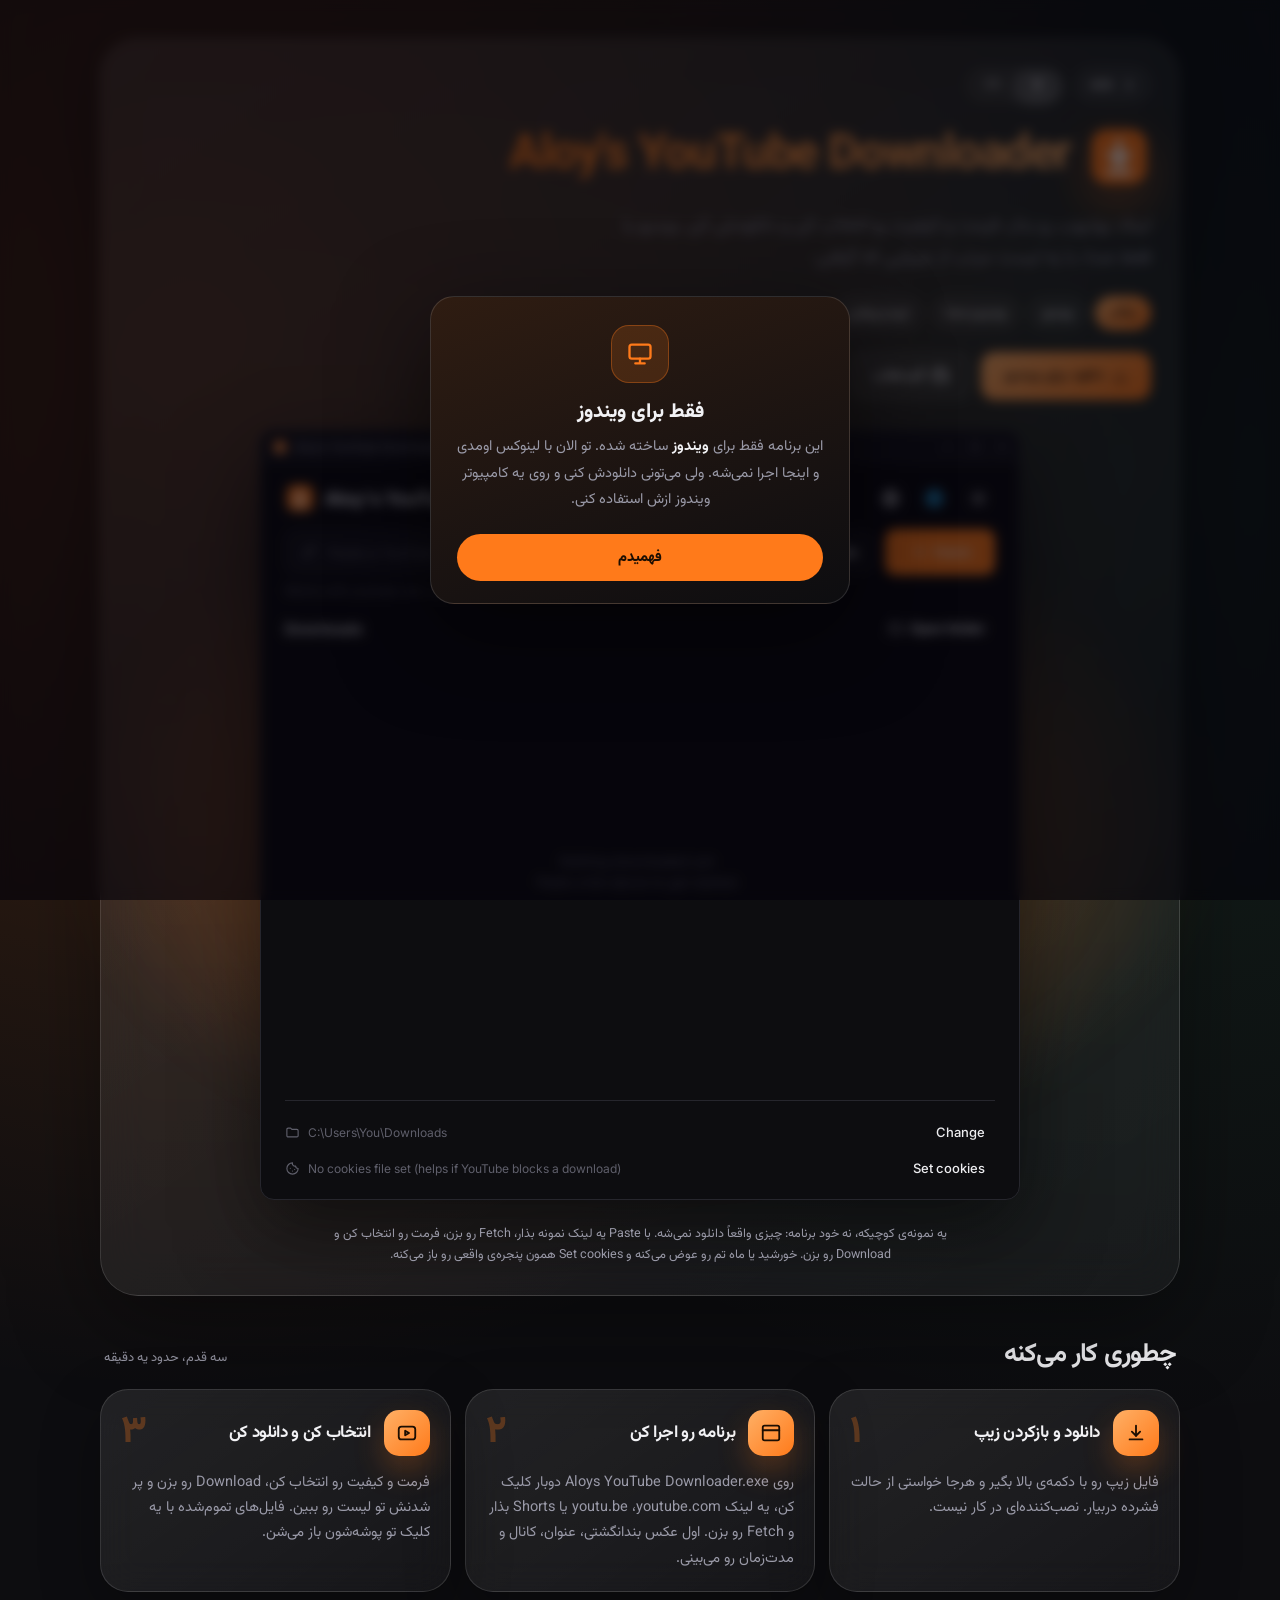
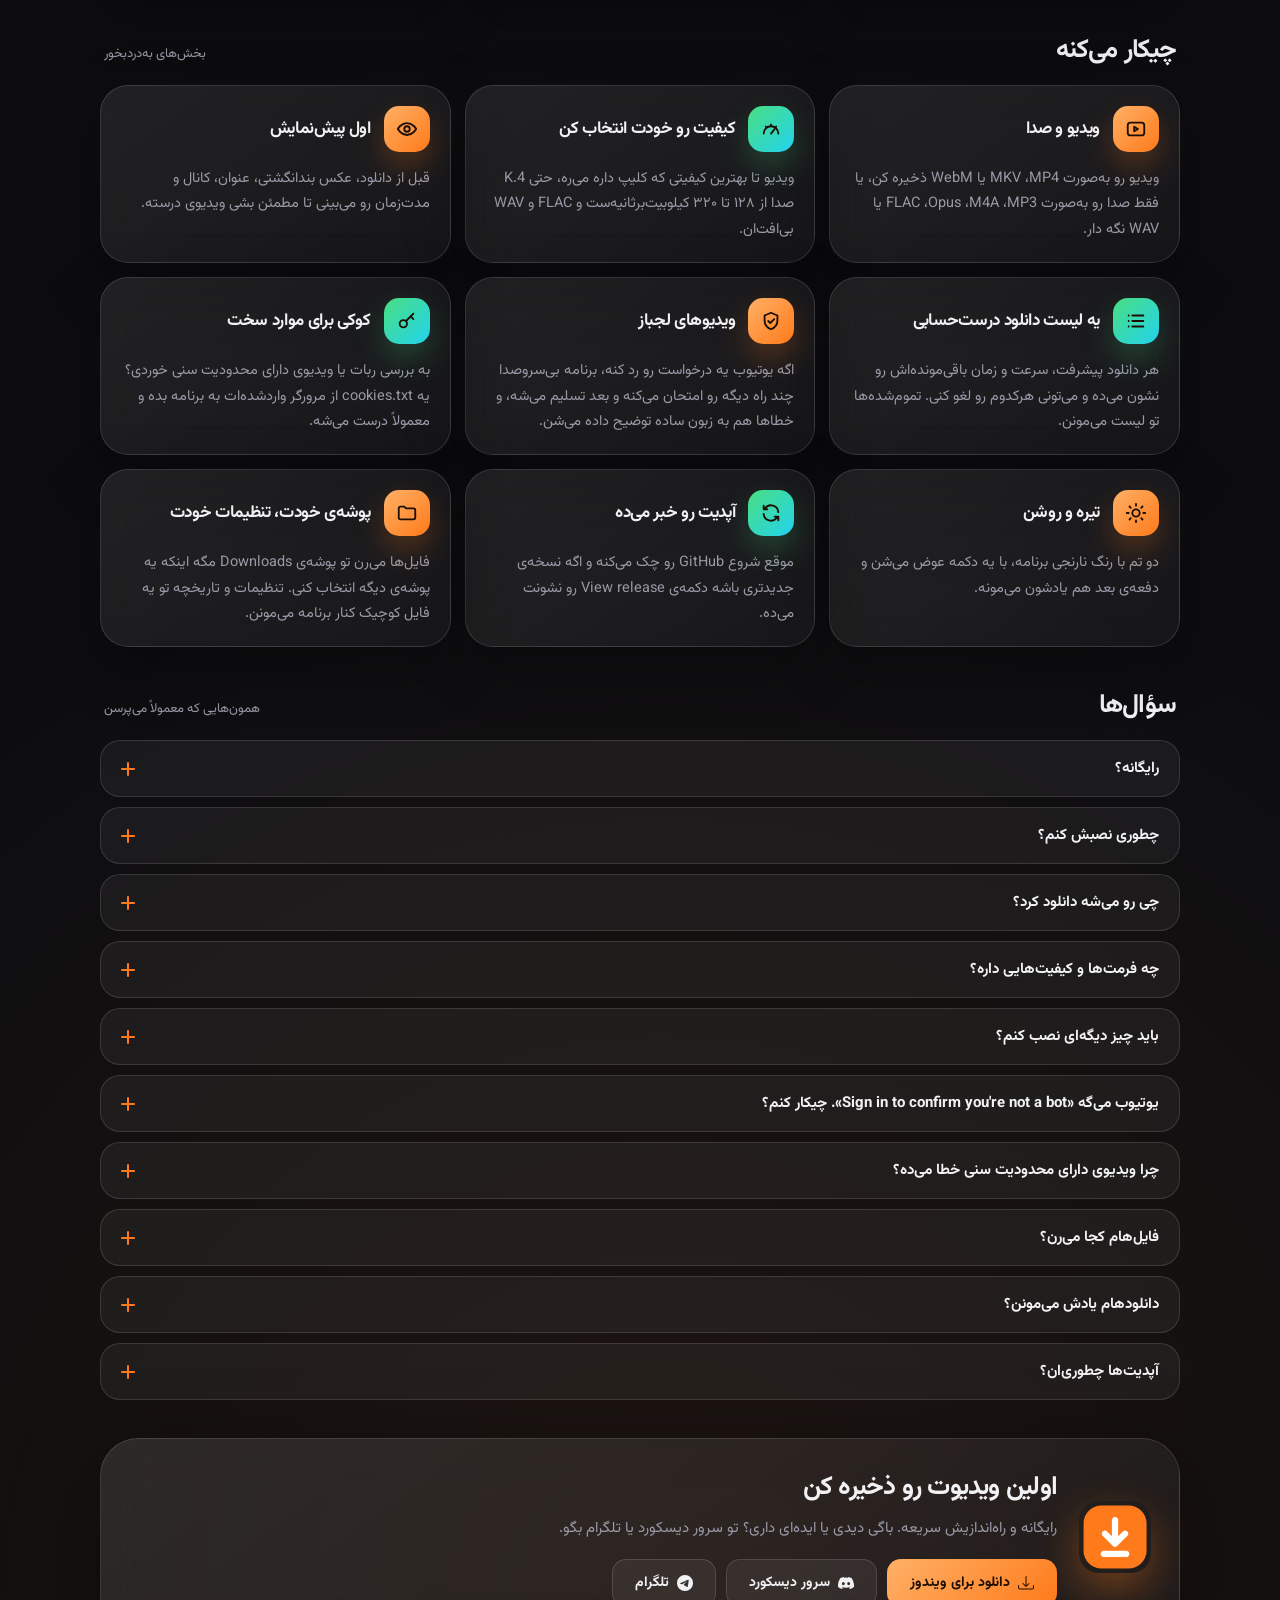
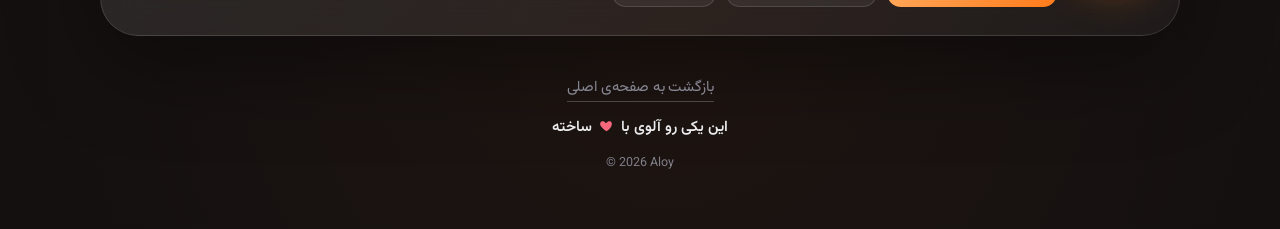
<file: ytdownloader.html>
<!doctype html>
<html lang="fa" dir="rtl">
<head>
  <meta charset="utf-8">
  <meta name="viewport" content="width=device-width, initial-scale=1">
  <meta name="theme-color" content="#0d0d10">
  <title>Aloy's YouTube Downloader — save YouTube videos and audio</title>
  <meta name="description" content="Aloy\'s YouTube Downloader: paste a link, pick a format and quality, and save YouTube videos as MP4, MKV, WebM or audio as MP3, M4A, Opus, FLAC, WAV. Free for Windows.">
  <link rel="canonical" href="https://actually-aloy.github.io/site/ytdownloader">
  <meta property="og:type" content="website">
  <meta property="og:title" content="Aloy's YouTube Downloader — save videos and audio">
  <meta property="og:description" content="Paste a link, pick a format and quality, download. Free for Windows.">
  <meta property="og:url" content="https://actually-aloy.github.io/site/ytdownloader">
  <meta property="og:image" content="https://actually-aloy.github.io/site/aytd-og.jpg">
  <meta name="twitter:card" content="summary_large_image">
  <meta name="twitter:title" content="Aloy's YouTube Downloader — save videos and audio">
  <meta name="twitter:description" content="Paste a link, pick a format and quality, download. Free for Windows.">
  <meta name="twitter:image" content="https://actually-aloy.github.io/site/aytd-og.jpg">
  <link rel="icon" href="aytd-logo.png" type="image/png">
  <link rel="preconnect" href="https://fonts.googleapis.com">
  <link rel="preconnect" href="https://fonts.gstatic.com" crossorigin>
  <link href="https://fonts.googleapis.com/css2?family=Inter:wght@400;500;600;700;800;900&display=swap" rel="stylesheet">
  <link href="https://fonts.googleapis.com/css2?family=Vazirmatn:wght@400;500;600;700;800;900&display=swap" rel="stylesheet">
  <style>
    :root {
      --bg: #0d0d10;
      --text: #f2f2f5;
      --muted: #9a9aa8;
      --line: rgba(255, 255, 255, 0.13);
      --cyan: #ff7a1a;
      --magenta: #4ade80;
      --pink: #ff6b81;
      --ink: #1c0e02;
      --radius: 28px;
    }

    * {
      box-sizing: border-box;
    }

    body {
      margin: 0;
      min-height: 100vh;
      font-family: Inter, ui-sans-serif, system-ui, -apple-system, BlinkMacSystemFont, "Segoe UI", sans-serif;
      color: var(--text);
      background:
        radial-gradient(circle at 14% 10%, rgba(255, 122, 26, 0.22), transparent 32%),
        radial-gradient(circle at 90% 14%, rgba(74, 222, 128, 0.09), transparent 30%),
        radial-gradient(circle at 52% 94%, rgba(255, 122, 26, 0.07), transparent 34%),
        var(--bg);
      animation: page-fade-in 0.4s ease-out;
      user-select: none;
      -webkit-user-select: none;
      -moz-user-select: none;
    }

    @keyframes page-fade-in {
      from { opacity: 0; }
      to { opacity: 1; }
    }

    html[lang="fa"] body {
      font-family: Vazirmatn, Inter, ui-sans-serif, system-ui, -apple-system, BlinkMacSystemFont, "Segoe UI", sans-serif;
    }

    @media (prefers-reduced-motion: no-preference) {
      html { scroll-behavior: smooth; }
    }

    a {
      color: inherit;
      text-decoration: none;
    }

    h1, h2, h3, p {
      margin: 0;
    }

    [hidden] {
      display: none !important;
    }

    .page {
      width: min(1080px, calc(100% - 36px));
      margin: 0 auto;
      padding: 38px 0 56px;
    }

    .glass {
      border: 1px solid var(--line);
      border-radius: calc(var(--radius) + 10px);
      background: linear-gradient(145deg, rgba(255, 255, 255, 0.105), rgba(255, 255, 255, 0.045));
      box-shadow: 0 28px 90px rgba(0, 0, 0, 0.4);
      backdrop-filter: blur(22px);
    }

    .hero {
      display: grid;
      grid-template-columns: minmax(0, 1fr);
      gap: 30px;
      padding: 28px;
      align-items: center;
    }

    .intro {
      display: flex;
      flex-direction: column;
      gap: 22px;
      min-width: 0;
    }

    .topline {
      display: flex;
      align-items: center;
      gap: 12px;
    }

    .pill-btn {
      display: inline-flex;
      align-items: center;
      gap: 8px;
      padding: 7px 14px;
      border: 1px solid var(--line);
      border-radius: 999px;
      background: rgba(255, 255, 255, 0.06);
      color: var(--text);
      font-family: inherit;
      font-size: 13px;
      font-weight: 600;
      cursor: pointer;
      transition: background 180ms ease, border-color 180ms ease;
    }

    .pill-btn:hover {
      background: rgba(255, 255, 255, 0.12);
      border-color: rgba(255, 122, 26, 0.45);
    }

    .pill-btn svg {
      width: 14px;
      height: 14px;
    }

    html[dir="rtl"] .pill-btn svg {
      transform: scaleX(-1);
    }

    .lang-toggle {
      margin-inline-start: auto;
    }

    .brand {
      display: flex;
      align-items: center;
      gap: 16px;
    }

    .brand img {
      width: 64px;
      height: 64px;
      flex: 0 0 auto;
      border-radius: 18px;
      box-shadow: 0 16px 40px rgba(255, 122, 26, 0.35);
      -webkit-user-drag: none;
    }

    h1 {
      font-size: clamp(38px, 6.4vw, 60px);
      line-height: 1.15;
      letter-spacing: -0.03em;
    }

    .gradient-text {
      background: linear-gradient(90deg, #ff7a1a, #ffb066, #ff5e3a, #ff7a1a);
      background-size: 300% 100%;
      -webkit-background-clip: text;
      background-clip: text;
      color: transparent;
      animation: enchant 6s linear infinite;
    }

    @keyframes enchant {
      to { background-position: -300% 0; }
    }

    .pitch {
      max-width: 560px;
      color: var(--muted);
      font-size: 18px;
      line-height: 1.75;
    }

    .tags {
      display: flex;
      flex-wrap: wrap;
      gap: 8px;
    }

    .tag {
      padding: 6px 13px;
      border: 1px solid var(--line);
      border-radius: 999px;
      background: rgba(255, 255, 255, 0.06);
      color: var(--text);
      font-size: 12.5px;
      font-weight: 600;
    }

    .tag.hot {
      border-color: transparent;
      background: linear-gradient(135deg, #ffb066, #ff7a1a);
      color: var(--ink); background-origin: border-box;}

    .cta-row {
      display: flex;
      flex-wrap: wrap;
      gap: 10px;
    }

    .btn {
      display: inline-flex;
      align-items: center;
      justify-content: center;
      gap: 8px;
      padding: 12px 22px;
      border: 1px solid var(--line);
      border-radius: 14px;
      background: rgba(255, 255, 255, 0.06);
      color: var(--text);
      font-family: inherit;
      font-size: 14px;
      font-weight: 700;
      cursor: pointer;
      transition: filter 180ms ease, transform 180ms ease, background 180ms ease, border-color 180ms ease;
    }

    .btn:hover {
      transform: translateY(-2px);
      background: rgba(255, 255, 255, 0.12);
      border-color: rgba(255, 122, 26, 0.45);
    }

    .btn.primary {
      border-color: transparent;
      background: linear-gradient(135deg, #ffb066, #ff7a1a);
      color: var(--ink); background-origin: border-box;}

    .btn.primary:hover {
      filter: brightness(1.06);
    }

    .btn svg {
      width: 16px;
      height: 16px;
      flex: 0 0 auto;
    }

    .btn:focus-visible,
    .pill-btn:focus-visible,
    .faq-q:focus-visible {
      outline: 2px solid var(--cyan);
      outline-offset: 3px;
    }

    .dl-meta {
      color: var(--muted);
      font-size: 13px;
    }

    .stage {
      position: relative;
      display: flex;
      flex-direction: column;
      align-items: center;
      gap: 12px;
      min-width: 0;
    }

    .stage::before {
      content: "";
      position: absolute;
      inset: 6% -6% 10%;
      z-index: 0;
      border-radius: 50%;
      background: radial-gradient(closest-side, rgba(255, 122, 26, 0.5), rgba(255, 122, 26, 0));
      filter: blur(24px);
      pointer-events: none;
    }

    

    section.block {
      margin-top: 38px;
      scroll-margin-top: 18px;
    }

    .head {
      display: flex;
      align-items: baseline;
      justify-content: space-between;
      gap: 12px;
      margin: 0 4px 14px;
    }

    .head h2 {
      font-size: 26px;
      letter-spacing: -0.03em;
    }

    .head span {
      color: var(--muted);
      font-size: 13px;
    }

    .grid {
      display: grid;
      grid-template-columns: repeat(auto-fit, minmax(260px, 1fr));
      gap: 14px;
    }

    .grid.three {
      grid-template-columns: repeat(auto-fit, minmax(240px, 1fr));
    }

    .grid.cols3 {
      grid-template-columns: repeat(3, minmax(0, 1fr));
    }

    @media (max-width: 900px) {
      .grid.cols3 {
        grid-template-columns: repeat(2, minmax(0, 1fr));
      }
    }

    @media (max-width: 560px) {
      .grid.cols3 {
        grid-template-columns: minmax(0, 1fr);
      }
    }

    .card {
      display: flex;
      flex-direction: column;
      gap: 14px;
      padding: 20px;
      border: 1px solid var(--line);
      border-radius: var(--radius);
      background: linear-gradient(145deg, rgba(255, 255, 255, 0.09), rgba(255, 255, 255, 0.04));
      box-shadow: 0 20px 60px rgba(0, 0, 0, 0.3);
      backdrop-filter: blur(18px);
      transition: transform 180ms ease, border-color 180ms ease;
    }

    .card:hover {
      transform: translateY(-3px);
      border-color: rgba(255, 122, 26, 0.42);
    }

    .card-top {
      display: flex;
      align-items: center;
      gap: 13px;
    }

    .icon {
      position: relative;
      width: 46px;
      height: 46px;
      flex: 0 0 auto;
      display: grid;
      place-items: center;
      border-radius: 15px;
      color: var(--ink);
      background: linear-gradient(135deg, #ffb066, #ff7a1a);
      box-shadow: 0 14px 30px rgba(255, 122, 26, 0.25);
    }

    .icon.alt {
      background: linear-gradient(135deg, #4ade80, #22d3ee);
      box-shadow: 0 14px 30px rgba(74, 222, 128, 0.22);
    }

    .icon svg {
      width: 22px;
      height: 22px;
    }

    .step-num {
      margin-inline-start: auto;
      color: rgba(255, 122, 26, 0.28);
      font-size: 38px;
      font-weight: 800;
      letter-spacing: -0.04em;
      line-height: 1;
    }

    .card-name {
      font-size: 17px;
      font-weight: 700;
      letter-spacing: -0.02em;
    }

    .card-desc {
      color: var(--muted);
      font-size: 14.5px;
      line-height: 1.75;
    }

    .faq {
      display: flex;
      flex-direction: column;
      gap: 10px;
    }

    .faq-item {
      border: 1px solid var(--line);
      border-radius: 20px;
      background: rgba(255, 255, 255, 0.05);
      transition: border-color 240ms ease, background 240ms ease;
    }

    .faq-item:hover {
      border-color: rgba(255, 122, 26, 0.28);
    }

    .faq-item.open {
      border-color: rgba(255, 122, 26, 0.4);
      background: rgba(255, 255, 255, 0.08);
    }

    .faq-q {
      width: 100%;
      display: flex;
      align-items: center;
      justify-content: space-between;
      gap: 14px;
      padding: 16px 20px;
      border: none;
      border-radius: 20px;
      background: none;
      color: var(--text);
      font-family: inherit;
      font-size: 15px;
      font-weight: 700;
      text-align: start;
      cursor: pointer;
    }

    .faq-q:focus-visible {
      outline-offset: -2px;
    }

    .faq-icon {
      position: relative;
      width: 14px;
      height: 14px;
      flex: 0 0 auto;
      transition: transform 340ms cubic-bezier(0.2, 0.8, 0.2, 1);
    }

    .faq-icon::before,
    .faq-icon::after {
      content: "";
      position: absolute;
      inset-inline: 0;
      top: 50%;
      height: 2px;
      margin-top: -1px;
      border-radius: 2px;
      background: var(--cyan);
      transition: transform 340ms cubic-bezier(0.2, 0.8, 0.2, 1);
    }

    .faq-icon::after {
      transform: rotate(90deg);
    }

    .faq-item.open .faq-icon {
      transform: rotate(180deg);
    }

    .faq-item.open .faq-icon::after {
      transform: rotate(0deg);
    }

    .faq-panel {
      display: grid;
      grid-template-rows: 0fr;
      opacity: 0;
      visibility: hidden;
      transition: grid-template-rows 360ms cubic-bezier(0.2, 0.8, 0.2, 1), opacity 240ms ease, visibility 0s linear 360ms;
    }

    .faq-item.open .faq-panel {
      grid-template-rows: 1fr;
      opacity: 1;
      visibility: visible;
      transition: grid-template-rows 360ms cubic-bezier(0.2, 0.8, 0.2, 1), opacity 300ms ease 60ms, visibility 0s;
    }

    .faq-inner {
      min-height: 0;
      overflow: hidden;
    }

    .faq .answer {
      padding: 0 20px 18px;
      color: var(--muted);
      font-size: 14.5px;
      line-height: 1.8;
    }

    .closing {
      display: flex;
      align-items: center;
      gap: 22px;
      padding: 28px;
    }

    .closing img {
      width: 72px;
      height: 72px;
      flex: 0 0 auto;
      border-radius: 20px;
      box-shadow: 0 16px 40px rgba(255, 122, 26, 0.35);
      -webkit-user-drag: none;
    }

    .closing-text {
      display: flex;
      flex-direction: column;
      gap: 8px;
      min-width: 0;
    }

    .closing h2 {
      font-size: 26px;
      letter-spacing: -0.03em;
    }

    .closing p {
      max-width: 520px;
      color: var(--muted);
      font-size: 15px;
      line-height: 1.75;
    }

    .closing .cta-row {
      margin-top: 8px;
    }

    .footer {
      display: flex;
      flex-direction: column;
      align-items: center;
      gap: 14px;
      margin-top: 40px;
      text-align: center;
    }

    .made {
      color: var(--text);
      font-size: 15px;
      font-weight: 600;
    }

    .heart {
      display: inline-block;
      width: 15px;
      height: 15px;
      margin: 0 3px;
      vertical-align: -2px;
      color: var(--pink);
      animation: beat 1.8s ease-in-out infinite;
    }

    @keyframes beat {
      0%, 60%, 100% { transform: scale(1); }
      20% { transform: scale(1.22); }
      40% { transform: scale(1.06); }
    }

    .legal {
      color: var(--muted);
      font-size: 12.5px;
      opacity: 0.8;
    }

    .home-link {
      padding-bottom: 2px;
      border-bottom: 1px solid rgba(255, 255, 255, 0.24);
      color: var(--muted);
      font-size: 15px;
      letter-spacing: -0.01em;
      transition: color 180ms ease, border-color 180ms ease;
    }

    .home-link:hover {
      color: var(--text);
      border-color: rgba(255, 122, 26, 0.55);
    }

    @media (prefers-reduced-motion: reduce) {
      body { animation: none; }
      .gradient-text { animation: none; }
      .heart { animation: none; }
      .faq-item, .faq-icon, .faq-icon::before, .faq-icon::after, .faq-panel, .card, .btn { transition: none !important; }
    }

    @media (max-width: 560px) {
      .page { width: min(100% - 22px, 1080px); padding-top: 18px; }
      .hero, .closing { padding: 16px; border-radius: 28px; }
      .intro { gap: 18px; }
      .head { flex-direction: column; align-items: flex-start; gap: 2px; }
      .btn { width: 100%; }
      .closing { flex-direction: column; align-items: flex-start; }
    }
  
    .ay {
      --a-bg: #0d0d10; --a-surface: #15151a; --a-hover: #1d1d23; --a-border: #26262d; --a-border2: #3b3b46;
      --a-text: #ededf0; --a-text2: #9696a2; --a-muted: #5f5f6b; --a-accent: #ff7a1a; --a-accent2: #ff8f3d; --a-accent3: #e86a0c;
      --a-ok: #4ade80; --a-err: #f87171; --a-track: #26262d; --a-thumb: #1d1d23;
      direction: ltr; text-align: left; position: relative; z-index: 1; width: 100%; max-width: 760px; height: 770px; margin: 0 auto;
      display: flex; flex-direction: column; overflow: hidden; border: 1px solid var(--a-border); border-radius: 14px;
      background: var(--a-bg); color: var(--a-text);
      font-family: "Segoe UI", Inter, ui-sans-serif, system-ui, sans-serif; font-size: 13px; box-shadow: 0 30px 80px rgba(0, 0, 0, 0.55);
      transition: background 0.25s ease, color 0.25s ease, border-color 0.25s ease;
    }
    .ay[data-theme="light"] {
      --a-bg: #f6f6f8; --a-surface: #ffffff; --a-hover: #f0f0f3; --a-border: #e3e3e8; --a-border2: #c8c8d1;
      --a-text: #15151a; --a-text2: #62626e; --a-muted: #9c9ca8; --a-ok: #16a34a; --a-err: #dc2626; --a-track: #e7e7ec; --a-thumb: #ececf0;
      box-shadow: 0 30px 80px rgba(0, 0, 0, 0.4);
    }
    .ay * { box-sizing: border-box; }
    .ay button { font-family: inherit; color: inherit; }
    .ay-bar { flex: 0 0 32px; display: flex; align-items: center; gap: 8px; padding: 0 12px; background: var(--a-surface); border-bottom: 1px solid var(--a-border); font-size: 11.5px; color: var(--a-text2); transition: background 0.25s ease; }
    .ay-bar img { width: 14px; height: 14px; border-radius: 4px; }
    .ay-bar em { margin-left: auto; display: flex; gap: 16px; font-style: normal; opacity: 0.7; }
    .ay-root { flex: 1; min-height: 0; display: flex; flex-direction: column; gap: 14px; padding: 18px 24px 14px; }
    .ay-head { display: flex; align-items: center; gap: 10px; }
    .ay-head img { width: 30px; height: 30px; flex: 0 0 auto; }
    .ay-head h3 { margin: 0; font-size: 18px; font-weight: 700; white-space: nowrap; overflow: hidden; text-overflow: ellipsis; min-width: 0; }
    .ay-chip { flex: 0 0 auto; padding: 2px 8px; border-radius: 6px; background: var(--a-hover); color: var(--a-text2); font-size: 11px; font-weight: 600; }
    .ay-sp { flex: 1; }
    .ay-ib { width: 34px; height: 34px; flex: 0 0 auto; display: grid; place-items: center; border: 0; border-radius: 8px; background: none; cursor: pointer; padding: 0; transition: background 0.15s ease; }
    .ay-ib:hover { background: var(--a-hover); }
    .ay-ib svg { width: 17px; height: 17px; }
    .ay-ib.sm { width: 28px; height: 28px; }
    .ay-ib.sm svg { width: 15px; height: 15px; }
    .ay-urlrow { display: flex; gap: 10px; }
    .ay-input { flex: 1; min-width: 0; height: 46px; display: flex; align-items: center; gap: 8px; padding: 0 6px 0 14px; border: 1px solid var(--a-border); border-radius: 12px; background: var(--a-surface); transition: border-color 0.15s ease, background 0.25s ease; }
    .ay-input:focus-within { border-color: var(--a-accent); }
    .ay-input > svg { width: 18px; height: 18px; flex: 0 0 auto; }
    .ay-input input { flex: 1; min-width: 0; height: 100%; border: 0; outline: 0; background: transparent; color: var(--a-text); font: inherit; font-size: 14px; padding: 0 2px; user-select: text; -webkit-user-select: text; }
    .ay-input input::placeholder { color: var(--a-muted); }
    .ay-ghost { display: inline-flex; align-items: center; gap: 6px; padding: 7px 10px; border: 0; border-radius: 8px; background: none; color: var(--a-text2); font-size: 13px; font-weight: 500; cursor: pointer; white-space: nowrap; transition: background 0.15s ease, color 0.15s ease; }
    .ay-ghost:hover { background: var(--a-hover); color: var(--a-text); }
    .ay-ghost svg { width: 16px; height: 16px; }
    .ay-primary { display: inline-flex; align-items: center; justify-content: center; gap: 8px; border: 0; border-radius: 10px; background: var(--a-accent); color: #fff; font-size: 13px; font-weight: 600; cursor: pointer; white-space: nowrap; transition: background 0.15s ease; }
    .ay-primary:hover { background: var(--a-accent2); }
    .ay-primary:active { background: var(--a-accent3); }
    .ay-primary:disabled { background: var(--a-border); color: var(--a-muted); cursor: default; }
    .ay-primary svg { width: 16px; height: 16px; }
    #ay-fetch { height: 46px; min-width: 110px; padding: 0 20px; flex-direction: row-reverse; }
    .ay-hint { margin-top: -6px; font-size: 12px; color: var(--a-muted); min-height: 16px; }
    .ay-hint.err { color: var(--a-err); }
    .ay-card { flex: 0 0 auto; display: flex; flex-direction: column; gap: 16px; padding: 18px; border: 1px solid var(--a-border); border-radius: 14px; background: var(--a-surface); transition: background 0.25s ease; }
    .ay-card[hidden] { display: none; }
    .ay-info { display: flex; gap: 16px; }
    .ay-thumb { position: relative; flex: 0 0 auto; width: 208px; height: 117px; display: grid; place-items: center; overflow: hidden; border: 1px solid var(--a-border); border-radius: 10px; background: var(--a-thumb); color: var(--a-muted); font-size: 13px; }
    .ay-thumb svg { position: absolute; inset: 0; width: 100%; height: 100%; }
    .ay-meta { min-width: 0; display: flex; flex-direction: column; gap: 6px; }
    .ay-vtitle { font-size: 15px; font-weight: 600; line-height: 1.35; overflow: hidden; display: -webkit-box; -webkit-line-clamp: 3; -webkit-box-orient: vertical; }
    .ay-vchan { font-size: 12px; color: var(--a-text2); min-height: 16px; }
    .ay-chips { display: flex; gap: 6px; }
    .ay-opts { display: flex; align-items: flex-end; gap: 12px; }
    .ay-col { flex: 1; min-width: 0; display: flex; flex-direction: column; gap: 4px; }
    .ay-col > span { font-size: 12px; color: var(--a-text2); }
    .ay-sel { position: relative; }
    .ay-selbtn { width: 100%; display: flex; align-items: center; justify-content: space-between; gap: 8px; padding: 9px 14px; border: 1px solid var(--a-border); border-radius: 10px; background: var(--a-surface); font-size: 13px; cursor: pointer; text-align: left; transition: border-color 0.15s ease, background 0.25s ease; }
    .ay-selbtn:hover { border-color: var(--a-border2); }
    .ay-sel.open .ay-selbtn { border-color: var(--a-accent); }
    .ay-selbtn svg { width: 11px; height: 11px; flex: 0 0 auto; transition: transform 0.2s ease; }
    .ay-sel.open .ay-selbtn svg { transform: rotate(180deg); }
    .ay-pop { position: absolute; z-index: 6; top: calc(100% + 4px); left: 0; right: 0; max-height: 236px; overflow-y: auto; padding: 4px; border: 1px solid var(--a-border); border-radius: 8px; background: var(--a-surface); box-shadow: 0 14px 34px rgba(0, 0, 0, 0.45); scrollbar-width: thin; scrollbar-color: var(--a-border2) transparent; }
    .ay-pop[hidden] { display: none; }
    .ay-pop::-webkit-scrollbar { width: 8px; }
    .ay-pop::-webkit-scrollbar-track { background: transparent; }
    .ay-pop::-webkit-scrollbar-thumb { border-radius: 4px; background: var(--a-border2); }
    .ay-pop button { display: block; width: 100%; min-height: 30px; padding: 6px 10px; border: 0; border-radius: 6px; background: none; font-size: 13px; text-align: left; cursor: pointer; }
    .ay-pop button:hover { background: var(--a-hover); }
    .ay-pop button.on { background: var(--a-accent); color: #fff; }
    #ay-dl { height: 42px; min-width: 150px; padding: 0 20px; }
    .ay-dlhead { display: flex; align-items: center; gap: 8px; }
    .ay-dlhead h4 { margin: 0; font-size: 14px; font-weight: 600; }
    .ay-list { flex: 1; min-height: 130px; overflow-y: auto; padding-right: 4px; display: flex; flex-direction: column; gap: 8px; scrollbar-width: thin; scrollbar-color: var(--a-border2) transparent; }
    .ay-list::-webkit-scrollbar { width: 8px; }
    .ay-list::-webkit-scrollbar-track { background: transparent; }
    .ay-list::-webkit-scrollbar-thumb { border-radius: 4px; background: var(--a-border2); }
    .ay-empty { margin: auto; padding: 20px; text-align: center; white-space: pre-line; line-height: 1.6; color: var(--a-muted); font-size: 13px; }
    .ay-row { flex: 0 0 auto; padding: 10px 8px 12px 14px; border: 1px solid var(--a-border); border-radius: 12px; background: var(--a-surface); display: flex; flex-direction: column; gap: 6px; animation: ay-in 0.3s ease; transition: background 0.25s ease; }
    @keyframes ay-in { from { opacity: 0; transform: translateY(-8px); } to { opacity: 1; transform: none; } }
    .ay-rtop { display: flex; align-items: center; gap: 10px; min-height: 28px; }
    .ay-rtitle { flex: 1; min-width: 0; font-size: 13px; font-weight: 600; white-space: nowrap; overflow: hidden; text-overflow: ellipsis; }
    .ay-rstat { flex: 0 0 auto; font-size: 12px; color: var(--a-text2); }
    .ay-rstat.ok { color: var(--a-ok); font-weight: 600; }
    .ay-rstat.off { color: var(--a-muted); }
    .ay-rbot { display: flex; align-items: center; gap: 10px; padding-right: 6px; }
    .ay-bar2 { flex: 1; height: 4px; border-radius: 2px; background: var(--a-track); overflow: hidden; }
    .ay-bar2 i { display: block; height: 100%; width: 0; border-radius: 2px; background: var(--a-accent); }
    .ay-pct { min-width: 36px; text-align: right; font-size: 12px; color: var(--a-text2); }
    .ay-div { flex: 0 0 1px; background: var(--a-border); }
    .ay-foot { display: flex; flex-direction: column; gap: 2px; }
    .ay-frow { display: flex; align-items: center; gap: 8px; min-height: 34px; }
    .ay-frow > svg { width: 15px; height: 15px; flex: 0 0 auto; }
    .ay-frow span:not([data-i]) { flex: 1; min-width: 0; font-size: 12px; color: var(--a-muted); white-space: nowrap; overflow: hidden; text-overflow: ellipsis; }
    .ay-dialog { position: absolute; inset: 0; z-index: 9; display: grid; place-items: center; padding: 16px; background: rgba(0, 0, 0, 0.55); }
    .ay-dialog[hidden] { display: none; }
    .ay-dbox { width: 100%; max-width: 470px; display: flex; flex-direction: column; gap: 14px; padding: 22px 24px 20px; border: 1px solid var(--a-border); border-radius: 14px; background: var(--a-bg); box-shadow: 0 24px 60px rgba(0, 0, 0, 0.5); }
    .ay-dbox h4 { margin: 0; font-size: 18px; font-weight: 700; }
    .ay-dbox p { margin: 0; font-size: 12.5px; line-height: 1.6; color: var(--a-text2); }
    .ay-dbox p + p { margin-top: -4px; }
    .ay-dbtn { display: flex; justify-content: flex-end; gap: 8px; }
    .ay-btn { padding: 9px 16px; border: 1px solid var(--a-border); border-radius: 10px; background: none; font-size: 13px; font-weight: 500; cursor: pointer; transition: background 0.15s ease; }
    .ay-btn:hover { background: var(--a-hover); border-color: var(--a-border2); }
    .ay-btn.p { border: 0; background: var(--a-accent); color: #fff; font-weight: 600; }
    .ay-btn.p:hover { background: var(--a-accent2); }
    .ay-toast { position: absolute; left: 50%; bottom: 14px; z-index: 12; max-width: calc(100% - 28px); transform: translate(-50%, 20px); padding: 9px 16px; border: 1px solid var(--a-border); border-radius: 999px; background: var(--a-surface); box-shadow: 0 10px 30px rgba(0, 0, 0, 0.4); font-size: 12.5px; opacity: 0; pointer-events: none; transition: opacity 0.25s ease, transform 0.25s ease; text-align: center; }
    .ay-toast.show { opacity: 1; transform: translate(-50%, 0); }
    .ay button:focus-visible, .ay-input input:focus-visible { outline: 2px solid var(--a-accent); outline-offset: 2px; }
    .ay-input input:focus-visible { outline: 0; }
    .mock-note { position: relative; z-index: 1; max-width: 640px; margin: 12px auto 0; color: var(--muted); font-size: 12.5px; line-height: 1.7; text-align: center; }

    @media (max-width: 720px) {
      .ay { height: 880px; }
      .ay-root { padding: 14px 12px 10px; gap: 12px; }
      .ay-bar em { display: none; }
      .ay-card { padding: 14px; gap: 14px; }
      .ay-info { flex-direction: column; gap: 12px; }
      .ay-thumb { width: 100%; height: auto; aspect-ratio: 16 / 9; max-height: 120px; }
      .ay-opts { flex-wrap: wrap; }
      .ay-col { flex: 1 1 130px; }
      #ay-dl { flex: 1 1 100%; }
      .ay-ghost b { display: none; }
      #ay-fetch { min-width: 0; padding: 0 14px; }
      .ay-head h3 { font-size: 15px; }
    }

    @media (prefers-reduced-motion: reduce) {
      .ay, .ay *, .ay-toast { transition: none !important; animation: none !important; }
    }
    .ay-selbtn b, .ay-pop button { white-space: pre; }
    .ay-selbtn b { font-weight: 400; overflow: hidden; text-overflow: ellipsis; }
    .ay-ib { color: var(--a-text2); }
    h1 { font-size: clamp(30px, 5.2vw, 48px); }
    .ay [data-i] { display: inline-flex; align-items: center; justify-content: center; }
    .ay [data-i] svg { width: 16px; height: 16px; }
    .ay [data-c="muted"] { color: var(--a-muted); }
    .ay .ay-input > [data-i] svg { width: 18px; height: 18px; }
    .ay .ay-frow > [data-i] svg { width: 15px; height: 15px; }
    .ay .ay-ib svg { width: 17px; height: 17px; }
    .ay .ay-ib.sm svg { width: 14px; height: 14px; }
    .ay .ay-selbtn [data-i] svg { width: 11px; height: 11px; }
    .ay-selbtn [data-i] { color: var(--a-text2); }
    .ay-sel.open .ay-selbtn [data-i] { transform: rotate(180deg); }
    .ay-selbtn svg, .ay-sel.open .ay-selbtn svg { transform: none; }
  </style>
  <link rel="stylesheet" href="langfx.css">
  <script src="langfx.js" defer></script>
  <link rel="stylesheet" href="platform.css">
  <script src="platform.js" data-only="windows" defer></script>
</head>
<body>
  <main class="page">

    <section class="hero glass">
      <div class="intro">
        <div class="topline">
          <a class="pill-btn" href="index.html" id="back-link">
            <svg viewBox="0 0 16 16" fill="none" stroke="currentColor" stroke-width="1.8" stroke-linecap="round" stroke-linejoin="round" aria-hidden="true"><path d="M10 3 5 8l5 5"/></svg>
            <span id="back-text"></span>
          </a>
          <button type="button" class="pill-btn lang-toggle" id="lang-toggle" aria-label="Switch language"><span class="lt-pill"></span><span class="lt-o" data-l="en">EN</span><span class="lt-o" data-l="fa">فا</span></button>
        </div>
        <div class="brand">
          <img src="aytd-logo.png" alt="" width="64" height="64" draggable="false">
          <h1><span class="gradient-text" id="hero-title"></span></h1>
        </div>
        <p class="pitch" id="hero-pitch"></p>
        <div class="tags" id="hero-tags"></div>
        <div class="cta-row">
          <a class="btn primary" data-dl href="https://github.com/actually-aloy/aloys-youtube-downloader/releases/latest">
            <svg viewBox="0 0 16 16" fill="currentColor" aria-hidden="true"><path d="M.5 9.9a.5.5 0 0 1 .5.5v2.1a1 1 0 0 0 1 1h12a1 1 0 0 0 1-1v-2.1a.5.5 0 0 1 1 0v2.1a2 2 0 0 1-2 2H2a2 2 0 0 1-2-2v-2.1a.5.5 0 0 1 .5-.5"/><path d="M7.5 10.29V1.5a.5.5 0 0 1 1 0v8.79l2.15-2.15a.5.5 0 0 1 .7.71l-3 3a.5.5 0 0 1-.7 0l-3-3a.5.5 0 1 1 .7-.71z"/></svg>
            <span data-dl-label></span>
          </a>
          <a class="btn" href="https://github.com/actually-aloy/aloys-youtube-downloader" target="_blank" rel="noopener noreferrer">
            <svg viewBox="0 0 16 16" fill="currentColor" aria-hidden="true"><path d="M8 0C3.58 0 0 3.58 0 8c0 3.54 2.29 6.53 5.47 7.59.4.07.55-.17.55-.38 0-.19-.01-.82-.01-1.49-2.01.37-2.53-.49-2.69-.94-.09-.23-.48-.94-.82-1.13-.28-.15-.68-.52-.01-.53.63-.01 1.08.58 1.23.82.72 1.21 1.87.87 2.33.66.07-.52.28-.87.51-1.07-1.78-.2-3.64-.89-3.64-3.95 0-.87.31-1.59.82-2.15-.08-.2-.36-1.02.08-2.12 0 0 .67-.21 2.2.82.64-.18 1.32-.27 2-.27.68 0 1.36.09 2 .27 1.53-1.04 2.2-.82 2.2-.82.44 1.1.16 1.92.08 2.12.51.56.82 1.27.82 2.15 0 3.07-1.87 3.75-3.65 3.95.29.25.54.73.54 1.48 0 1.07-.01 1.93-.01 2.2 0 .21.15.46.55.38A8.01 8.01 0 0 0 16 8c0-4.42-3.58-8-8-8"/></svg>
            <span id="cta-github"></span>
          </a>
        </div>
        <p class="dl-meta" id="dl-meta" hidden></p>
      </div>

      <div class="stage">
        <div class="ay" id="ay" data-theme="dark">
          <div class="ay-bar" aria-hidden="true"><img src="aytd-logo.png" alt="" width="14" height="14" draggable="false">Aloy's YouTube Downloader<em><span>—</span><span>▢</span><span>✕</span></em></div>
          <div class="ay-root">
            <div class="ay-head">
              <img src="aytd-logo.png" alt="" width="30" height="30" draggable="false">
              <h3>Aloy's YouTube Downloader</h3>
              <span class="ay-chip" id="ay-ver">v3.1</span>
              <span class="ay-sp"></span>
              <button type="button" class="ay-ib" id="ay-web" data-i="globe" aria-label="Website"></button>
              <button type="button" class="ay-ib" id="ay-tg" data-i="tg" aria-label="Telegram"></button>
              <button type="button" class="ay-ib" id="ay-theme" aria-label="Switch theme"></button>
            </div>
            <div>
              <div class="ay-urlrow">
                <div class="ay-input">
                  <span data-i="link" data-c="muted"></span>
                  <input type="text" id="ay-url" placeholder="Paste a YouTube link…" autocomplete="off" spellcheck="false" aria-label="YouTube link">
                  <button type="button" class="ay-ib sm" id="ay-clear" data-i="close" aria-label="Clear" hidden></button>
                  <button type="button" class="ay-ghost" id="ay-paste"><span data-i="clip"></span><b>Paste</b></button>
                </div>
                <button type="button" class="ay-primary" id="ay-fetch"><span id="ay-fetch-t">Fetch</span><span data-i="arrow"></span></button>
              </div>
              <div class="ay-hint" id="ay-hint" style="margin-top:8px"></div>
            </div>
            <div class="ay-card" id="ay-card" hidden>
              <div class="ay-info">
                <div class="ay-thumb" id="ay-thumb"></div>
                <div class="ay-meta">
                  <div class="ay-vtitle" id="ay-vtitle"></div>
                  <div class="ay-vchan" id="ay-vchan"></div>
                  <div class="ay-chips"><span class="ay-chip" id="ay-vdur" hidden></span></div>
                </div>
              </div>
              <div class="ay-opts">
                <div class="ay-col"><span>Format</span>
                  <div class="ay-sel" id="ay-fmt"><button type="button" class="ay-selbtn" aria-haspopup="listbox" aria-expanded="false"><b></b><span data-i="chev"></span></button><div class="ay-pop" role="listbox" hidden></div></div>
                </div>
                <div class="ay-col"><span>Quality</span>
                  <div class="ay-sel" id="ay-qual"><button type="button" class="ay-selbtn" aria-haspopup="listbox" aria-expanded="false"><b></b><span data-i="chev"></span></button><div class="ay-pop" role="listbox" hidden></div></div>
                </div>
                <button type="button" class="ay-primary" id="ay-dl"><span data-i="down"></span>Download</button>
              </div>
            </div>
            <div class="ay-dlhead">
              <h4>Downloads</h4>
              <span class="ay-chip" id="ay-count" hidden></span>
              <span class="ay-sp"></span>
              <button type="button" class="ay-ghost" id="ay-open"><span data-i="folder"></span><b>Open folder</b></button>
            </div>
            <div class="ay-list" id="ay-list"><div class="ay-empty" id="ay-empty">Nothing downloaded yet.
Paste a link above to get started.</div></div>
            <div class="ay-div"></div>
            <div class="ay-foot">
              <div class="ay-frow"><span data-i="folder" data-c="muted"></span><span id="ay-path"></span><button type="button" class="ay-ghost" id="ay-change">Change</button></div>
              <div class="ay-frow"><span data-i="cookie" data-c="muted"></span><span id="ay-ctext"></span><button type="button" class="ay-ghost" id="ay-cset">Set cookies</button><button type="button" class="ay-ib sm" id="ay-cclear" data-i="close" aria-label="Clear cookies file" hidden></button></div>
            </div>
          </div>
          <div class="ay-dialog" id="ay-dialog" hidden>
            <div class="ay-dbox" role="dialog" aria-label="Set a cookies file">
              <h4>Set a cookies file</h4>
              <p>If YouTube blocks a download with a "Sign in to confirm you're not a bot" error, a cookies.txt file from a logged-in browser usually fixes it.</p>
              <p>1. Install a "Get cookies.txt LOCALLY" extension in Chrome, Firefox, or Edge.<br>2. Log into youtube.com in that browser.<br>3. Open any YouTube page, click the extension icon, and export cookies.txt.<br>4. Click "Select file" below and choose the file you exported.</p>
              <div class="ay-dbtn"><button type="button" class="ay-btn" id="ay-dcancel">Cancel</button><button type="button" class="ay-btn p" id="ay-dselect">Select file</button></div>
            </div>
          </div>
          <div class="ay-toast" id="ay-toast" role="status"></div>
        </div>
        <p class="mock-note" id="mock-note"></p>
      </div>
    </section>

    <section class="block" id="how">
      <div class="head">
        <h2 id="how-title"></h2>
        <span id="how-sub"></span>
      </div>
      <div class="grid three" id="how-grid"></div>
    </section>

    <section class="block" id="features">
      <div class="head">
        <h2 id="feat-title"></h2>
        <span id="feat-sub"></span>
      </div>
      <div class="grid cols3" id="feat-grid"></div>
    </section>

    <section class="block" id="faq">
      <div class="head">
        <h2 id="faq-title"></h2>
        <span id="faq-sub"></span>
      </div>
      <div class="faq" id="faq-list"></div>
    </section>

    <section class="block">
      <div class="closing glass">
        <img src="aytd-logo.png" alt="" width="72" height="72" draggable="false">
        <div class="closing-text">
          <h2 id="end-title"></h2>
          <p id="end-text"></p>
          <div class="cta-row">
            <a class="btn primary" data-dl href="https://github.com/actually-aloy/aloys-youtube-downloader/releases/latest">
              <svg viewBox="0 0 16 16" fill="currentColor" aria-hidden="true"><path d="M.5 9.9a.5.5 0 0 1 .5.5v2.1a1 1 0 0 0 1 1h12a1 1 0 0 0 1-1v-2.1a.5.5 0 0 1 1 0v2.1a2 2 0 0 1-2 2H2a2 2 0 0 1-2-2v-2.1a.5.5 0 0 1 .5-.5"/><path d="M7.5 10.29V1.5a.5.5 0 0 1 1 0v8.79l2.15-2.15a.5.5 0 0 1 .7.71l-3 3a.5.5 0 0 1-.7 0l-3-3a.5.5 0 1 1 .7-.71z"/></svg>
              <span data-dl-label></span>
            </a>
            <a class="btn" href="https://discord.gg/JqrBUYEM8n" target="_blank" rel="noopener noreferrer">
              <svg viewBox="0 0 16 16" fill="currentColor" aria-hidden="true"><path d="M13.545 2.907a13.2 13.2 0 0 0-3.257-1.011.05.05 0 0 0-.052.025c-.141.25-.297.577-.406.833a12.2 12.2 0 0 0-3.658 0 8 8 0 0 0-.412-.833.05.05 0 0 0-.052-.025c-1.125.194-2.22.534-3.257 1.011a.04.04 0 0 0-.021.018C.356 6.024-.213 9.047.066 12.032q.003.022.021.037a13.3 13.3 0 0 0 3.995 2.02.05.05 0 0 0 .056-.019q.463-.63.818-1.329a.05.05 0 0 0-.01-.059l-.018-.011a9 9 0 0 1-1.248-.595.05.05 0 0 1-.02-.066l.015-.019q.127-.095.248-.195a.05.05 0 0 1 .051-.007c2.619 1.196 5.454 1.196 8.041 0a.05.05 0 0 1 .053.007q.121.1.248.195a.05.05 0 0 1-.004.085 8 8 0 0 1-1.249.594.05.05 0 0 0-.03.03.05.05 0 0 0 .003.041c.24.465.515.909.817 1.329a.05.05 0 0 0 .056.019 13.2 13.2 0 0 0 4.001-2.02.05.05 0 0 0 .021-.037c.334-3.451-.559-6.449-2.366-9.106a.03.03 0 0 0-.02-.019m-8.198 7.307c-.789 0-1.438-.724-1.438-1.612s.637-1.613 1.438-1.613c.807 0 1.45.73 1.438 1.613 0 .888-.637 1.612-1.438 1.612m5.316 0c-.788 0-1.438-.724-1.438-1.612s.637-1.613 1.438-1.613c.807 0 1.451.73 1.438 1.613 0 .888-.631 1.612-1.438 1.612"/></svg>
              <span id="end-discord"></span>
            </a>
            <a class="btn" href="https://t.me/actually_aloy" target="_blank" rel="noopener noreferrer">
              <svg viewBox="0 0 16 16" fill="currentColor" aria-hidden="true"><path d="M16 8A8 8 0 1 1 0 8a8 8 0 0 1 16 0M8.287 5.906q-1.168.486-4.666 2.01-.567.225-.595.442c-.03.243.275.339.69.47l.175.055c.408.133.958.288 1.243.294q.39.01.868-.32 3.269-2.206 3.374-2.23c.05-.012.12-.026.166.016s.042.12.037.141c-.03.129-1.227 1.241-1.846 1.817-.193.18-.33.307-.358.336a8 8 0 0 1-.188.186c-.38.366-.664.64.015 1.088.327.216.589.393.85.571.284.194.568.387.936.629q.14.092.27.187c.331.236.63.448.997.414.214-.02.435-.22.547-.82.265-1.417.786-4.486.906-5.751a1.4 1.4 0 0 0-.013-.315.34.34 0 0 0-.114-.217.53.53 0 0 0-.31-.093c-.3.005-.763.166-2.984 1.09"/></svg>
              <span id="end-telegram"></span>
            </a>
          </div>
        </div>
      </div>
    </section>

    <div class="footer">
      <a class="home-link" href="index.html" id="footer-home"></a>
      <p class="made" id="made-by"></p>
      <p class="legal" dir="ltr">© 2026 Aloy</p>
    </div>
  </main>

  <script src="releases.js"></script>
  <script>
    (function () {
      var host = location.hostname;
      var local = host === 'localhost' || host === '127.0.0.1' || /^[\d.]+$/.test(host) || host.charAt(0) === '[';
      if (local || !/^https?:$/.test(location.protocol)) return;
      var clean = location.pathname.replace(/\/index\.html$/, '/').replace(/\.html$/, '');
      if (clean !== location.pathname) history.replaceState(null, '', clean + location.search + location.hash);
    })();

    const REPO = 'actually-aloy/aloys-youtube-downloader';

    const ICO = {
      download: '<path d="M12 4v11"/><path d="M7.5 10.5 12 15l4.5-4.5"/><path d="M5 19h14"/>',
      window: '<rect x="3" y="4" width="18" height="16" rx="2"/><path d="M3 9h18"/>',
      link: '<path d="M10 14a4 4 0 0 0 5.66 0l3-3a4 4 0 0 0-5.66-5.66l-1 1"/><path d="M14 10a4 4 0 0 0-5.66 0l-3 3a4 4 0 0 0 5.66 5.66l1-1"/>',
      film: '<rect x="3" y="5" width="18" height="14" rx="3"/><path d="M10 9.5v5l4.2-2.5z"/>',
      gauge: '<path d="M4 17a8 8 0 1 1 16 0"/><path d="M12 17l4-5"/><path d="M12 7v1.5M6.3 9.3l1 1M17.7 9.3l-1 1"/>',
      eye: '<path d="M2 12s3.6-6.5 10-6.5S22 12 22 12s-3.6 6.5-10 6.5S2 12 2 12z"/><circle cx="12" cy="12" r="3"/>',
      list: '<path d="M8 6h12M8 12h12M8 18h12"/><path d="M4 6h.01M4 12h.01M4 18h.01"/>',
      shield: '<path d="M12 3 5 6v5.5c0 4.4 2.9 8 7 9.5 4.1-1.5 7-5.1 7-9.5V6z"/><path d="m9 12 2.2 2.2L15.5 10"/>',
      key: '<circle cx="8" cy="15" r="4"/><path d="m11 12 8-8"/><path d="m16 7 3 3"/>',
      sun: '<circle cx="12" cy="12" r="4"/><path d="M12 2v2M12 20v2M2 12h2M20 12h2M4.9 4.9l1.4 1.4M17.7 17.7l1.4 1.4M4.9 19.1l1.4-1.4M17.7 6.3l1.4-1.4"/>',
      refresh: '<path d="M20 11a8 8 0 0 0-14.5-4M4 4v4h4"/><path d="M4 13a8 8 0 0 0 14.5 4M20 20v-4h-4"/>',
      folder: '<path d="M3 7a2 2 0 0 1 2-2h4l2 2h8a2 2 0 0 1 2 2v8a2 2 0 0 1-2 2H5a2 2 0 0 1-2-2z"/>'
    };

    const svg = (name, sw) => '<svg viewBox="0 0 24 24" fill="none" stroke="currentColor" stroke-width="' + (sw || 2) + '" stroke-linecap="round" stroke-linejoin="round" aria-hidden="true">' + ICO[name] + '</svg>';

    const HEART = '<svg class="heart" viewBox="0 0 24 24" fill="currentColor" aria-hidden="true"><path d="M12 21s-7.5-4.6-9.6-9.2C.9 8.4 2.7 5 6 5c2 0 3.4 1 4.4 2.5.5.7 1.2.7 1.7 0C13.1 6 14.5 5 16.5 5c3.3 0 5.1 3.4 3.6 6.8C19.5 16.4 12 21 12 21z"/></svg>';

    const $ = id => document.getElementById(id);
    const esc = s => String(s).replace(/[&<>"]/g, c => ({ '&': '&amp;', '<': '&lt;', '>': '&gt;', '"': '&quot;' }[c]));
    const PERSIAN_DIGITS = ['۰', '۱', '۲', '۳', '۴', '۵', '۶', '۷', '۸', '۹'];
    const LATIN_RE = /[A-Za-z][A-Za-z0-9._@+'’\/-]*(?:[  ][A-Za-z][A-Za-z0-9._@+'’\/-]*)*/g;

    let currentLang = localStorage.getItem('lang') === 'en' ? 'en' : 'fa';

    const tx = s => {
      if (currentLang !== 'fa') return esc(s);
      let out = '', last = 0, m;
      LATIN_RE.lastIndex = 0;
      while ((m = LATIN_RE.exec(s))) {
        out += esc(s.slice(last, m.index)) + '<bdi>' + esc(m[0]) + '</bdi>';
        last = m.index + m[0].length;
      }
      return out + esc(s.slice(last));
    };
    const setTx = (id, s) => { $(id).innerHTML = tx(s); };
    const fmt = n => currentLang === 'fa' ? String(n).replace(/[0-9]/g, d => PERSIAN_DIGITS[d]) : String(n);


    const I18N = {
      en: {
        dir: 'ltr',
        docTitle: "Aloy's YouTube Downloader — save YouTube videos and audio",
        back: 'home',
        heroTitle: "Aloy's YouTube Downloader",
        pitch: "Paste a YouTube link, pick a format and a quality, and download it. Video or just the audio, with a tidy list of everything you've saved.",
        tags: ['Free', 'Windows', 'Video & audio', 'Dark & light'],
        download: 'Download for Windows',
        github: 'GitHub',
        sizeUnit: 'MB',
        mockNote: 'A small demo, not the real thing: nothing is actually downloaded. Press Paste for a sample link, hit Fetch, pick a format and press Download. The sun or moon switches the theme, and Set cookies opens the real dialog.',
        howTitle: 'How it works',
        howSub: 'three steps, about a minute',
        how: [
          ['download', 'Download and extract', 'Grab the zip with the button above and extract it anywhere. There is no installer.'],
          ['window', 'Run the app', 'Double-click Aloys YouTube Downloader.exe, paste a youtube.com, youtu.be or Shorts link and press Fetch. You see the thumbnail, title, channel and length first.'],
          ['film', 'Pick and download', 'Choose a format and quality, press Download and watch it fill up in the list. Finished files open in their folder with one click.']
        ],
        featTitle: 'What it does',
        featSub: 'the useful parts',
        feat: [
          ['film', 'Video and audio', 'Save the video as MP4, MKV or WebM, or keep just the sound as MP3, M4A, Opus, FLAC or WAV.'],
          ['gauge', 'Pick the quality', 'Video goes up to the best the clip has, even 4K. Audio comes in 128 to 320 kbps, and FLAC and WAV are lossless.'],
          ['eye', 'Preview first', 'Before anything downloads you see the thumbnail, title, channel and length, so you know it is the right video.'],
          ['list', 'A proper downloads list', 'Each download shows progress, speed and time left, and you can cancel any of them. Finished ones stay in the list.'],
          ['shield', 'Stubborn videos', 'If YouTube turns a request down, the app quietly tries other ways before giving up, and errors are explained in plain words.'],
          ['key', 'Cookies for hard cases', 'Hit a bot check or an age-restricted video? Give the app a cookies.txt from your logged-in browser and it usually goes away.'],
          ['sun', 'Dark and light', 'Two themes in the app\'s orange, switched with one button and remembered next time.'],
          ['refresh', 'Tells you about updates', 'It checks GitHub when it starts and offers a View release button when there is a newer version.'],
          ['folder', 'Your folder, your settings', 'Files go to your Downloads folder unless you pick another. Settings and history live in one small file next to the app.']
        ],
        faqTitle: 'Questions',
        faqSub: 'the usual ones',
        faq: [
          ['Is it free?', 'Yes, it is free to download and use. It is closed source, so the code is not published.'],
          ['How do I install it?', 'There is nothing to install. Extract the zip anywhere and double-click Aloys YouTube Downloader.exe.'],
          ['What can I download?', 'Single YouTube videos: youtube.com/watch links, youtu.be links and Shorts. Any other link is turned down with a message that says what it expects.'],
          ['Which formats and qualities are there?', 'Video as MP4, MKV or WebM, at Best available or any quality the video has, such as 1080p or 4K. Audio as MP3, M4A (AAC), Opus, FLAC or WAV. MP3, M4A and Opus can be 128, 192, 256 or 320 kbps, and FLAC and WAV are lossless.'],
          ['Do I need to install anything else?', 'No. Pulling out audio and joining video with sound is done by a converter that comes with the app.'],
          ['YouTube says "Sign in to confirm you\'re not a bot". What now?', 'That usually clears up by itself after a few tries. If it keeps happening, install a "Get cookies.txt LOCALLY" extension in your browser, log into youtube.com, export cookies.txt, then press Set cookies in the app and pick the file.'],
          ['Why does an age-restricted video fail?', 'YouTube wants a logged-in account for those. Set a cookies.txt from your account and try again.'],
          ['Where do my files go?', 'Into your Downloads folder by default. Press Change at the bottom to pick another folder and Open folder to see it. The arrow icon on a finished download shows that file.'],
          ['Does it remember my downloads?', 'Yes. Finished downloads are still in the list next time you open the app, as long as the files are still there. They are kept in aytd_settings.json next to the app, along with your folder, theme and cookies choice.'],
          ['How do updates work?', 'The app checks for a newer version when it starts and offers a View release button. Download the newest zip, extract it over the old folder and keep aytd_settings.json so your settings carry over.']
        ],
        endTitle: 'Save your first video',
        endText: 'Free and quick to set up. Found a bug or have an idea? Tell me in the Discord server or on Telegram.',
        endDiscord: 'Discord server',
        endTelegram: 'Telegram',
        footerHome: 'Back to the main page',
        madeBy: 'Fetched with {heart} by Aloy'
      },
      fa: {
        dir: 'rtl',
        docTitle: 'Aloy\'s YouTube Downloader — دانلود ویدیو و صدای یوتیوب',
        back: 'خانه',
        heroTitle: "Aloy's YouTube Downloader",
        pitch: 'لینک یوتیوب رو بذار، فرمت و کیفیت رو انتخاب کن و دانلودش کن. ویدیو یا فقط صدا، با یه لیست مرتب از چیزایی که گرفتی.',
        tags: ['رایگان', 'ویندوز', 'ویدیو و صدا', 'تیره و روشن'],
        download: 'دانلود برای ویندوز',
        github: 'گیت‌هاب',
        sizeUnit: 'مگابایت',
        mockNote: 'یه نمونه‌ی کوچیکه، نه خود برنامه: چیزی واقعاً دانلود نمی‌شه. با Paste یه لینک نمونه بذار، Fetch رو بزن، فرمت رو انتخاب کن و Download رو بزن. خورشید یا ماه تم رو عوض می‌کنه و Set cookies همون پنجره‌ی واقعی رو باز می‌کنه.',
        howTitle: 'چطوری کار می‌کنه',
        howSub: 'سه قدم، حدود یه دقیقه',
        how: [
          ['download', 'دانلود و بازکردن زیپ', 'فایل زیپ رو با دکمه‌ی بالا بگیر و هرجا خواستی از حالت فشرده دربیار. نصب‌کننده‌ای در کار نیست.'],
          ['window', 'برنامه رو اجرا کن', 'روی Aloys YouTube Downloader.exe دوبار کلیک کن، یه لینک youtube.com، youtu.be یا Shorts بذار و Fetch رو بزن. اول عکس بندانگشتی، عنوان، کانال و مدت‌زمان رو می‌بینی.'],
          ['film', 'انتخاب کن و دانلود کن', 'فرمت و کیفیت رو انتخاب کن، Download رو بزن و پر شدنش تو لیست رو ببین. فایل‌های تموم‌شده با یه کلیک تو پوشه‌شون باز می‌شن.']
        ],
        featTitle: 'چیکار می‌کنه',
        featSub: 'بخش‌های به‌دردبخور',
        feat: [
          ['film', 'ویدیو و صدا', 'ویدیو رو به‌صورت MP4، MKV یا WebM ذخیره کن، یا فقط صدا رو به‌صورت MP3، M4A، Opus، FLAC یا WAV نگه دار.'],
          ['gauge', 'کیفیت رو خودت انتخاب کن', 'ویدیو تا بهترین کیفیتی که کلیپ داره می‌ره، حتی 4K. صدا از ۱۲۸ تا ۳۲۰ کیلوبیت‌برثانیه‌ست و FLAC و WAV بی‌افت‌ان.'],
          ['eye', 'اول پیش‌نمایش', 'قبل از دانلود، عکس بندانگشتی، عنوان، کانال و مدت‌زمان رو می‌بینی تا مطمئن بشی ویدیوی درسته.'],
          ['list', 'یه لیست دانلود درست‌حسابی', 'هر دانلود پیشرفت، سرعت و زمان باقی‌مونده‌اش رو نشون می‌ده و می‌تونی هرکدوم رو لغو کنی. تموم‌شده‌ها تو لیست می‌مونن.'],
          ['shield', 'ویدیوهای لجباز', 'اگه یوتیوب یه درخواست رو رد کنه، برنامه بی‌سروصدا چند راه دیگه رو امتحان می‌کنه و بعد تسلیم می‌شه، و خطاها هم به زبون ساده توضیح داده می‌شن.'],
          ['key', 'کوکی برای موارد سخت', 'به بررسی ربات یا ویدیوی دارای محدودیت سنی خوردی؟ یه cookies.txt از مرورگر واردشده‌ات به برنامه بده و معمولاً درست می‌شه.'],
          ['sun', 'تیره و روشن', 'دو تم با رنگ نارنجی برنامه، با یه دکمه عوض می‌شن و دفعه‌ی بعد هم یادشون می‌مونه.'],
          ['refresh', 'آپدیت رو خبر می‌ده', 'موقع شروع GitHub رو چک می‌کنه و اگه نسخه‌ی جدیدتری باشه دکمه‌ی View release رو نشونت می‌ده.'],
          ['folder', 'پوشه‌ی خودت، تنظیمات خودت', 'فایل‌ها می‌رن تو پوشه‌ی Downloads مگه اینکه یه پوشه‌ی دیگه انتخاب کنی. تنظیمات و تاریخچه تو یه فایل کوچیک کنار برنامه می‌مونن.']
        ],
        faqTitle: 'سؤال‌ها',
        faqSub: 'همون‌هایی که معمولاً می‌پرسن',
        faq: [
          ['رایگانه؟', 'آره، دانلود و استفاده‌اش رایگانه. متن‌بسته‌ست و کدش منتشر نشده.'],
          ['چطوری نصبش کنم؟', 'نصبی در کار نیست. زیپ رو هرجا خواستی باز کن و روی Aloys YouTube Downloader.exe دوبار کلیک کن.'],
          ['چی رو می‌شه دانلود کرد؟', 'ویدیوهای تکی یوتیوب: لینک‌های youtube.com/watch، لینک‌های youtu.be و Shorts. هر لینک دیگه‌ای با یه پیام که می‌گه چه لینکی رو می‌خواد رد می‌شه.'],
          ['چه فرمت‌ها و کیفیت‌هایی داره؟', 'ویدیو به‌صورت MP4، MKV یا WebM، با Best available یا هر کیفیتی که ویدیو داره، مثل 1080p یا 4K. صدا به‌صورت MP3، M4A (AAC)، Opus، FLAC یا WAV. MP3، M4A و Opus می‌تونن ۱۲۸، ۱۹۲، ۲۵۶ یا ۳۲۰ کیلوبیت‌برثانیه باشن و FLAC و WAV بی‌افت‌ان.'],
          ['باید چیز دیگه‌ای نصب کنم؟', 'نه. جدا کردن صدا و چسبوندن ویدیو به صدا رو یه مبدل انجام می‌ده که همراه برنامه می‌آد.'],
          ['یوتیوب می‌گه «Sign in to confirm you\'re not a bot». چیکار کنم؟', 'معمولاً بعد از چند بار امتحان خودش درست می‌شه. اگه ادامه داشت، یه افزونه‌ی «Get cookies.txt LOCALLY» تو مرورگرت نصب کن، تو youtube.com وارد شو، cookies.txt رو اکسپورت کن، بعد تو برنامه Set cookies رو بزن و فایل رو انتخاب کن.'],
          ['چرا ویدیوی دارای محدودیت سنی خطا می‌ده؟', 'یوتیوب برای اون‌ها اکانت واردشده می‌خواد. یه cookies.txt از اکانتت بده و دوباره امتحان کن.'],
          ['فایل‌هام کجا می‌رن؟', 'پیش‌فرض تو پوشه‌ی Downloads. پایین پنجره Change رو بزن تا یه پوشه‌ی دیگه انتخاب کنی و Open folder رو بزن تا ببینیش. آیکون فلش رو دانلود تموم‌شده همون فایل رو نشون می‌ده.'],
          ['دانلودهام یادش می‌مونن؟', 'آره. دانلودهای تموم‌شده دفعه‌ی بعد که برنامه رو باز کنی هنوز تو لیستن، تا وقتی که فایل‌ها سر جاشون باشن. همراه پوشه، تم و کوکی تو aytd_settings.json کنار برنامه نگه داشته می‌شن.'],
          ['آپدیت‌ها چطوری‌ان؟', 'برنامه موقع شروع نسخه‌ی جدیدتر رو چک می‌کنه و دکمه‌ی View release رو نشون می‌ده. جدیدترین زیپ رو بگیر، روی پوشه‌ی قبلی باز کن و aytd_settings.json رو نگه دار تا تنظیماتت بمونه.']
        ],
        endTitle: 'اولین ویدیوت رو ذخیره کن',
        endText: 'رایگانه و راه‌اندازیش سریعه. باگی دیدی یا ایده‌ای داری؟ تو سرور دیسکورد یا تلگرام بگو.',
        endDiscord: 'سرور دیسکورد',
        endTelegram: 'تلگرام',
        footerHome: 'بازگشت به صفحه‌ی اصلی',
        madeBy: 'این یکی رو آلوی با {heart} ساخته'
      }
    };

    const AYI = {
      globe: ['fill', 'M0 8a8 8 0 1 1 16 0A8 8 0 0 1 0 8m7.5-6.923c-.67.204-1.335.82-1.887 1.855A8 8 0 0 0 5.145 4H7.5zM4.09 4a9.3 9.3 0 0 1 .64-1.539 7 7 0 0 1 .597-.933A7.03 7.03 0 0 0 2.255 4zm-.582 3.5c.03-.877.138-1.718.312-2.5H1.674a7 7 0 0 0-.656 2.5zM4.847 5a12.5 12.5 0 0 0-.338 2.5H7.5V5zM8.5 5v2.5h2.99a12.5 12.5 0 0 0-.337-2.5zM4.51 8.5a12.5 12.5 0 0 0 .337 2.5H7.5V8.5zm3.99 0V11h2.653c.187-.765.306-1.608.338-2.5zM5.145 12q.208.58.468 1.068c.552 1.035 1.218 1.65 1.887 1.855V12zm.182 2.472a7 7 0 0 1-.597-.933A9.3 9.3 0 0 1 4.09 12H2.255a7 7 0 0 0 3.072 2.472M3.82 11a13.7 13.7 0 0 1-.312-2.5h-2.49c.062.89.291 1.733.656 2.5zm6.853 3.472A7 7 0 0 0 13.745 12H11.91a9.3 9.3 0 0 1-.64 1.539 7 7 0 0 1-.597.933M8.5 12v2.923c.67-.204 1.335-.82 1.887-1.855q.26-.487.468-1.068zm3.68-1h2.146c.365-.767.594-1.61.656-2.5h-2.49a13.7 13.7 0 0 1-.312 2.5m2.802-3.5a7 7 0 0 0-.656-2.5H12.18c.174.782.282 1.623.312 2.5zM11.27 2.461c.247.464.462.98.64 1.539h1.835a7 7 0 0 0-3.072-2.472c.218.284.418.598.597.933M10.855 4a8 8 0 0 0-.468-1.068C9.835 1.897 9.17 1.282 8.5 1.077V4z'],
      tg: ['tg', 'M16 8A8 8 0 1 1 0 8a8 8 0 0 1 16 0M8.287 5.906q-1.168.486-4.666 2.01-.567.225-.595.442c-.03.243.275.339.69.47l.175.055c.408.133.958.288 1.243.294q.39.01.868-.32 3.269-2.206 3.374-2.23c.05-.012.12-.026.166.016s.042.12.037.141c-.03.129-1.227 1.241-1.846 1.817-.193.18-.33.307-.358.336a8 8 0 0 1-.188.186c-.38.366-.664.64.015 1.088.327.216.589.393.85.571.284.194.568.387.936.629q.14.092.27.187c.331.236.63.448.997.414.214-.02.435-.22.547-.82.265-1.417.786-4.486.906-5.751a1.4 1.4 0 0 0-.013-.315.34.34 0 0 0-.114-.217.53.53 0 0 0-.31-.093c-.3.005-.763.166-2.984 1.09'],
      link: ['stroke', 'M10 14a4 4 0 0 0 5.66 0l3-3a4 4 0 0 0-5.66-5.66l-1 1M14 10a4 4 0 0 0-5.66 0l-3 3a4 4 0 0 0 5.66 5.66l1-1'],
      clip: ['stroke', 'M9 4h6a1 1 0 0 1 1 1v1H8V5a1 1 0 0 1 1-1zM8 6H7a2 2 0 0 0-2 2v11a2 2 0 0 0 2 2h10a2 2 0 0 0 2-2V8a2 2 0 0 0-2-2h-1'],
      arrow: ['stroke', 'M5 12h14m-6-6 6 6-6 6'],
      down: ['stroke', 'M12 4v11m0 0-4-4m4 4 4-4M5 19h14'],
      folder: ['stroke', 'M3 7a2 2 0 0 1 2-2h4l2 2h8a2 2 0 0 1 2 2v8a2 2 0 0 1-2 2H5a2 2 0 0 1-2-2z'],
      cookie: ['stroke', 'M12 3a9 9 0 1 0 9 9 4 4 0 0 1-4-4 4 4 0 0 1-5-5zM8.5 11.5h.01M12 16h.01M15.5 13.5h.01'],
      close: ['stroke', 'M6 6l12 12M18 6 6 18'],
      reveal: ['stroke', 'M14 4h6v6M20 4l-9 9M18 14v4a2 2 0 0 1-2 2H6a2 2 0 0 1-2-2V8a2 2 0 0 1 2-2h4'],
      sun: ['stroke', 'M12 8a4 4 0 1 0 0 8 4 4 0 0 0 0-8zM12 2v2M12 20v2M2 12h2M20 12h2M4.9 4.9l1.4 1.4M17.7 17.7l1.4 1.4M4.9 19.1l1.4-1.4M17.7 6.3l1.4-1.4'],
      moon: ['stroke', 'M20.5 14.5A8.5 8.5 0 1 1 9.5 3.5a7 7 0 0 0 11 11z'],
      chev: ['chev', 'M2.5 4.5L6 8L9.5 4.5']
    };

    function ayIcon(name) {
      const d = AYI[name];
      if (d[0] === 'fill') return '<svg viewBox="0 0 16 16" fill="currentColor" aria-hidden="true"><path d="' + d[1] + '"/></svg>';
      if (d[0] === 'tg') return '<svg viewBox="0 0 16 16" aria-hidden="true"><defs><linearGradient id="aytg" x1="0" y1="0" x2="16" y2="16" gradientUnits="userSpaceOnUse"><stop offset="0" stop-color="#2AABEE"/><stop offset="1" stop-color="#229ED9"/></linearGradient></defs><path fill="url(#aytg)" d="' + d[1] + '"/></svg>';
      if (d[0] === 'chev') return '<svg viewBox="0 0 12 12" fill="none" stroke="currentColor" stroke-width="1.6" stroke-linecap="round" stroke-linejoin="round" aria-hidden="true"><path d="' + d[1] + '"/></svg>';
      return '<svg viewBox="0 0 24 24" fill="none" stroke="currentColor" stroke-width="1.8" stroke-linecap="round" stroke-linejoin="round" aria-hidden="true"><path d="' + d[1] + '"/></svg>';
    }

    const AY_FORMATS = [
      ['video_mp4', 'MP4  ·  Video'], ['video_mkv', 'MKV  ·  Video'], ['video_webm', 'WebM  ·  Video'],
      ['audio_mp3', 'MP3  ·  Audio'], ['audio_m4a', 'M4A  ·  Audio (AAC)'], ['audio_opus', 'Opus  ·  Audio'],
      ['audio_flac', 'FLAC  ·  Audio (lossless)'], ['audio_wav', 'WAV  ·  Audio (lossless)']
    ];
    const AY_SAMPLES = [
      { url: 'https://www.youtube.com/watch?v=Zq3xK8mP1aW', title: 'City lights at night, 4K timelapse', channel: 'Sample Channel', dur: 222, h: [2160, 1440, 1080, 720, 480, 360, 240, 144], c: ['#ff7a1a', '#6d28d9'] },
      { url: 'https://youtu.be/Rj9pLw2NcE4', title: 'How to cook perfect rice every time', channel: 'Kitchen Basics', dur: 615, h: [1080, 720, 480, 360, 240, 144], c: ['#22d3ee', '#16a34a'] },
      { url: 'https://www.youtube.com/shorts/Tn6bQ4vHy0s', title: 'The cat and the cucumber', channel: 'Funny Clips', dur: 42, h: [1080, 720, 480, 360], c: ['#f472b6', '#f59e0b'] }
    ];
    const AY_FOLDERS = ['C:\\Users\\You\\Downloads', 'D:\\Videos\\YouTube', 'C:\\Users\\You\\Music'];
    const AY_HINT = 'Works with youtube.com, youtu.be and Shorts links';
    const AY_COOKIES_OFF = 'No cookies file set (helps if YouTube blocks a download)';
    const AY_LABELS = { 2160: '4K (2160p)', 1440: '1440p', 1080: '1080p', 720: '720p', 480: '480p', 360: '360p', 240: '240p', 144: '144p' };

    const ay = {
      root: $('ay'), dark: true, video: null, fetching: false, fmt: 'video_mp4', qual: 'best',
      rows: 0, folder: 0, cookies: false, sample: 0, toastTimer: 0, timers: new Set()
    };

    function ayToast(msg) {
      const t = $('ay-toast');
      t.textContent = msg;
      t.classList.add('show');
      clearTimeout(ay.toastTimer);
      ay.toastTimer = setTimeout(() => t.classList.remove('show'), 2200);
    }

    function ayHint(msg, err) {
      const h = $('ay-hint');
      h.textContent = msg;
      h.classList.toggle('err', !!err);
    }

    function ayPaintTheme() {
      ay.root.dataset.theme = ay.dark ? 'dark' : 'light';
      $('ay-theme').innerHTML = ayIcon(ay.dark ? 'sun' : 'moon');
      $('ay-theme').title = ay.dark ? 'Switch to light theme' : 'Switch to dark theme';
    }

    document.querySelectorAll('#ay [data-i]').forEach(el => { el.innerHTML = ayIcon(el.dataset.i); });
    ayPaintTheme();
    ayHint(AY_HINT);
    $('ay-path').textContent = AY_FOLDERS[0];
    $('ay-ctext').textContent = AY_COOKIES_OFF;

    $('ay-theme').addEventListener('click', () => { ay.dark = !ay.dark; ayPaintTheme(); });
    $('ay-web').addEventListener('click', () => ayToast('In the app this opens the website'));
    $('ay-tg').addEventListener('click', () => ayToast('In the app this opens t.me/actually_aloy'));

    const ayUrl = $('ay-url');
    ayUrl.addEventListener('input', () => {
      $('ay-clear').hidden = !ayUrl.value;
      if ($('ay-hint').classList.contains('err')) ayHint(AY_HINT);
    });
    ayUrl.addEventListener('keydown', e => { if (e.key === 'Enter') ayFetch(); });
    $('ay-clear').addEventListener('click', () => { ayUrl.value = ''; $('ay-clear').hidden = true; ayUrl.focus(); });
    $('ay-paste').addEventListener('click', () => {
      ayUrl.value = AY_SAMPLES[ay.sample % AY_SAMPLES.length].url;
      ay.sample++;
      $('ay-clear').hidden = false;
      if ($('ay-hint').classList.contains('err')) ayHint(AY_HINT);
      ayUrl.focus();
    });
    $('ay-fetch').addEventListener('click', ayFetch);

    function ayValid(u) { return /youtube\.com\/watch|youtu\.be\/|youtube\.com\/shorts\//.test(u); }

    function ayPick(u) {
      const exact = AY_SAMPLES.find(s => s.url === u);
      if (exact) return exact;
      if (u.indexOf('/shorts/') > -1) return AY_SAMPLES[2];
      let n = 0;
      for (let i = 0; i < u.length; i++) n += u.charCodeAt(i);
      return AY_SAMPLES[n % 2];
    }

    function ayThumbSvg(c, id) {
      return '<svg viewBox="0 0 208 117" preserveAspectRatio="xMidYMid slice" aria-hidden="true"><defs><linearGradient id="' + id + '" x1="0" y1="0" x2="1" y2="1"><stop offset="0" stop-color="' + c[0] + '"/><stop offset="1" stop-color="' + c[1] + '"/></linearGradient></defs><rect width="208" height="117" fill="url(#' + id + ')"/><circle cx="152" cy="36" r="15" fill="rgba(255,255,255,.4)"/><path d="M0 117 50 68 90 98 140 58 208 117Z" fill="rgba(0,0,0,.3)"/><circle cx="104" cy="58" r="17" fill="rgba(0,0,0,.45)"/><path d="M99 50 112 58 99 66Z" fill="#fff"/></svg>';
    }

    function ayDur(s) {
      const m = Math.floor(s / 60), h = Math.floor(m / 60);
      return h ? h + ':' + String(m % 60).padStart(2, '0') + ':' + String(s % 60).padStart(2, '0') : m + ':' + String(s % 60).padStart(2, '0');
    }

    function ayFetch() {
      if (ay.fetching) return;
      const u = ayUrl.value.trim();
      if (!u) { ayHint('Please enter a URL.', true); return; }
      if (!ayValid(u)) { ayHint("That doesn't look like a YouTube URL. Expected youtube.com/watch?v=... or youtu.be/...", true); return; }
      ayHint(AY_HINT);
      ay.video = null;
      ay.fetching = true;
      $('ay-fetch').disabled = true;
      $('ay-fetch-t').textContent = 'Fetching…';
      $('ay-card').hidden = false;
      $('ay-thumb').textContent = 'Loading...';
      $('ay-vtitle').textContent = 'Loading video info...';
      $('ay-vchan').textContent = '';
      $('ay-vdur').hidden = true;
      const v = ayPick(u);
      setTimeout(() => {
        ay.video = v;
        ay.fetching = false;
        $('ay-fetch').disabled = false;
        $('ay-fetch-t').textContent = 'Fetch';
        $('ay-thumb').innerHTML = ayThumbSvg(v.c, 'ayg' + Date.now());
        $('ay-vtitle').textContent = v.title;
        $('ay-vchan').textContent = v.channel;
        $('ay-vdur').textContent = ayDur(v.dur);
        $('ay-vdur').hidden = false;
        ayQualities(true);
      }, 900);
    }

    function ayQualityList() {
      if (ay.fmt.startsWith('audio')) {
        const c = ay.fmt.split('_')[1];
        if (c === 'wav' || c === 'flac') return [['0', 'Lossless']];
        return [['320', '320 kbps'], ['256', '256 kbps'], ['192', '192 kbps'], ['128', '128 kbps']];
      }
      const list = [['best', 'Best available']];
      if (ay.video) ay.video.h.forEach(h => list.push([String(h), AY_LABELS[h] || h + 'p']));
      return list;
    }

    function ayQualities(reset) {
      const list = ayQualityList();
      if (reset || !list.some(q => q[0] === ay.qual)) ay.qual = list[0][0];
      ayFillSel('ay-qual', list, ay.qual);
    }

    function ayFillSel(id, list, cur) {
      const box = $(id);
      const pop = box.querySelector('.ay-pop');
      pop.innerHTML = list.map(([v, l]) => '<button type="button" role="option" data-v="' + esc(v) + '"' + (v === cur ? ' class="on" aria-selected="true"' : '') + '>' + esc(l) + '</button>').join('');
      box.querySelector('b').textContent = (list.find(x => x[0] === cur) || list[0])[1];
    }

    function ayClosePops() {
      document.querySelectorAll('#ay .ay-sel.open').forEach(s => {
        s.classList.remove('open');
        s.querySelector('.ay-pop').hidden = true;
        s.querySelector('.ay-selbtn').setAttribute('aria-expanded', 'false');
      });
    }

    ['ay-fmt', 'ay-qual'].forEach(id => {
      const box = $(id);
      box.querySelector('.ay-selbtn').addEventListener('click', e => {
        e.stopPropagation();
        const was = box.classList.contains('open');
        ayClosePops();
        if (!was) {
          box.classList.add('open');
          box.querySelector('.ay-pop').hidden = false;
          box.querySelector('.ay-selbtn').setAttribute('aria-expanded', 'true');
          const on = box.querySelector('.on');
          if (on) on.scrollIntoView({ block: 'nearest' });
        }
      });
      box.querySelector('.ay-pop').addEventListener('click', e => {
        const b = e.target.closest('button[data-v]');
        if (!b) return;
        if (id === 'ay-fmt') { ay.fmt = b.dataset.v; ayFillSel('ay-fmt', AY_FORMATS, ay.fmt); ayQualities(true); }
        else { ay.qual = b.dataset.v; ayFillSel('ay-qual', ayQualityList(), ay.qual); }
        ayClosePops();
        box.querySelector('.ay-selbtn').focus();
      });
    });
    document.addEventListener('click', e => { if (!e.target.closest('.ay-sel')) ayClosePops(); });
    ayFillSel('ay-fmt', AY_FORMATS, ay.fmt);
    ayFillSel('ay-qual', ayQualityList(), ay.qual);

    function ayCount() {
      const c = $('ay-count');
      c.textContent = ay.rows;
      c.hidden = ay.rows === 0;
    }

    $('ay-dl').addEventListener('click', () => {
      if (!ay.video) return;
      ay.rows++;
      ayCount();
      $('ay-empty').hidden = true;
      const row = document.createElement('div');
      row.className = 'ay-row';
      row.innerHTML = '<div class="ay-rtop"><div class="ay-rtitle"></div><div class="ay-rstat">Starting...</div><button type="button" class="ay-ib sm" aria-label="Cancel" title="Cancel">' + ayIcon('close') + '</button></div><div class="ay-rbot"><div class="ay-bar2"><i></i></div><div class="ay-pct">0%</div></div>';
      row.querySelector('.ay-rtitle').textContent = ay.video.title;
      const list = $('ay-list');
      list.insertBefore(row, list.firstChild);
      list.scrollTop = 0;
      const stat = row.querySelector('.ay-rstat'), bar = row.querySelector('.ay-bar2 i'), pct = row.querySelector('.ay-pct');
      const act = row.querySelector('button'), bot = row.querySelector('.ay-rbot');
      const total = 6000 + Math.random() * 3500 + ay.video.dur * 6;
      const speed = 4 + Math.random() * 7;
      const t0 = performance.now();
      let state = 'run';
      const finish = () => {
        state = 'done';
        ay.timers.delete(timer);
        clearInterval(timer);
        bot.hidden = true;
        stat.textContent = 'Completed';
        stat.className = 'ay-rstat ok';
        act.innerHTML = ayIcon('reveal');
        act.title = 'Show in folder';
        act.setAttribute('aria-label', 'Show in folder');
      };
      const timer = setInterval(() => {
        const p = Math.min(100, ((performance.now() - t0) / total) * 100);
        bar.style.width = p + '%';
        pct.textContent = Math.floor(p) + '%';
        if (p >= 100) {
          stat.textContent = 'Processing...';
          clearInterval(timer);
          setTimeout(() => { if (state === 'run') finish(); }, 700);
          return;
        }
        const left = Math.max(1, Math.round((total - (performance.now() - t0)) / 1000));
        stat.textContent = p >= 99 ? 'Processing...' : speed.toFixed(1) + ' MB/s  ·  ETA ' + Math.floor(left / 60) + 'm ' + (left % 60) + 's';
      }, 120);
      ay.timers.add(timer);
      act.addEventListener('click', () => {
        if (state === 'run') {
          state = 'cancelled';
          clearInterval(timer);
          ay.timers.delete(timer);
          bot.hidden = true;
          stat.textContent = 'Cancelled';
          stat.className = 'ay-rstat off';
          act.hidden = true;
        } else if (state === 'done') {
          ayToast('In the app this shows the file in its folder');
        }
      });
    });

    $('ay-open').addEventListener('click', () => ayToast('In the app this opens your download folder'));
    $('ay-change').addEventListener('click', () => {
      ay.folder = (ay.folder + 1) % AY_FOLDERS.length;
      $('ay-path').textContent = AY_FOLDERS[ay.folder];
    });

    function ayDialog(show) { $('ay-dialog').hidden = !show; if (show) $('ay-dselect').focus(); }
    $('ay-cset').addEventListener('click', () => ayDialog(true));
    $('ay-dcancel').addEventListener('click', () => ayDialog(false));
    $('ay-dialog').addEventListener('click', e => { if (e.target === $('ay-dialog')) ayDialog(false); });
    $('ay-dselect').addEventListener('click', () => {
      ayDialog(false);
      $('ay-ctext').textContent = 'Cookies: cookies.txt';
      $('ay-cclear').hidden = false;
    });
    $('ay-cclear').addEventListener('click', () => {
      $('ay-ctext').textContent = AY_COOKIES_OFF;
      $('ay-cclear').hidden = true;
    });
    document.addEventListener('keydown', e => { if (e.key === 'Escape') { ayDialog(false); ayClosePops(); } });


    function renderMock() {
      setTx('mock-note', I18N[currentLang].mockNote);
    }

    let release = null;

    function paintRelease() {
      const t = I18N[currentLang];
      document.querySelectorAll('a[data-dl]').forEach(a => {
        a.href = release ? release.url : LatestRelease.page(REPO);
      });
      const meta = $('dl-meta');
      if (release && release.tag) $('ay-ver').textContent = /^v/i.test(release.tag) ? release.tag : 'v' + release.tag;
      if (!release) { meta.hidden = true; return; }
      const parts = [];
      if (release.tag) parts.push('<bdi dir="ltr">' + esc(release.tag) + '</bdi>');
      if (release.size) parts.push(fmt((release.size / 1048576).toFixed(1).replace('.', currentLang === 'fa' ? '٫' : '.')) + ' ' + t.sizeUnit);
      meta.innerHTML = parts.join(' · ');
      meta.hidden = parts.length === 0;
    }

    function renderHow(t) {
      $('how-grid').innerHTML = t.how.map(([icon, name, desc], i) => `
        <div class="card">
          <div class="card-top">
            <div class="icon">${svg(icon)}</div>
            <div class="card-name">${tx(name)}</div>
            <span class="step-num" aria-hidden="true">${fmt(i + 1)}</span>
          </div>
          <p class="card-desc">${tx(desc)}</p>
        </div>`).join('');
    }

    function renderFeatures(t) {
      $('feat-grid').innerHTML = t.feat.map(([icon, name, desc], i) => `
        <div class="card">
          <div class="card-top">
            <div class="icon${i % 2 ? ' alt' : ''}">${svg(icon)}</div>
            <div class="card-name">${tx(name)}</div>
          </div>
          <p class="card-desc">${tx(desc)}</p>
        </div>`).join('');
    }

    function renderFaq(t) {
      $('faq-list').innerHTML = t.faq.map(([q, a], i) => `
        <div class="faq-item">
          <button type="button" class="faq-q" id="faq-q-${i}" aria-expanded="false" aria-controls="faq-a-${i}">
            <span>${tx(q)}</span>
            <span class="faq-icon" aria-hidden="true"></span>
          </button>
          <div class="faq-panel" id="faq-a-${i}" role="region" aria-labelledby="faq-q-${i}">
            <div class="faq-inner"><div class="answer">${tx(a)}</div></div>
          </div>
        </div>`).join('');
    }

    $('faq-list').addEventListener('click', e => {
      const btn = e.target.closest('.faq-q');
      if (!btn) return;
      const item = btn.parentElement;
      const open = item.classList.toggle('open');
      btn.setAttribute('aria-expanded', String(open));
    });

    function applyLanguage(lang) {
      currentLang = lang;
      localStorage.setItem('lang', lang);
      const t = I18N[lang];
      document.documentElement.lang = lang;
      document.documentElement.dir = t.dir;
      document.title = t.docTitle;

      setTx('back-text', t.back);
      setTx('hero-title', t.heroTitle);
      setTx('hero-pitch', t.pitch);
      $('hero-tags').innerHTML = t.tags.map((x, i) => `<span class="tag${i === 0 ? ' hot' : ''}">${tx(x)}</span>`).join('');
      document.querySelectorAll('[data-dl-label]').forEach(el => { el.textContent = t.download; });
      setTx('cta-github', t.github);
      paintRelease();
      renderMock();

      setTx('how-title', t.howTitle);
      setTx('how-sub', t.howSub);
      renderHow(t);

      setTx('feat-title', t.featTitle);
      setTx('feat-sub', t.featSub);
      renderFeatures(t);

      setTx('faq-title', t.faqTitle);
      setTx('faq-sub', t.faqSub);
      renderFaq(t);

      setTx('end-title', t.endTitle);
      setTx('end-text', t.endText);
      setTx('end-discord', t.endDiscord);
      setTx('end-telegram', t.endTelegram);
      setTx('footer-home', t.footerHome);
      $('made-by').innerHTML = t.madeBy.split('{heart}').map(tx).join(HEART);
    }

    $('lang-toggle').addEventListener('click', () => {
      $('lang-toggle').blur();
      applyLanguage(currentLang === 'en' ? 'fa' : 'en');
    });

    applyLanguage(currentLang);

    LatestRelease.latest(REPO).then(d => {
      release = d;
      paintRelease();
    });
  </script>
</body>
</html>
</file>
<file: langfx.css>
#lang-toggle {
  position: relative;
  display: inline-flex;
  align-items: center;
  gap: 0;
  padding: 3px;
  direction: ltr;
  box-sizing: content-box;
  flex: none;
  isolation: isolate;
  view-transition-name: lang-toggle;
}

#lang-toggle .lt-o {
  position: relative;
  z-index: 1;
  box-sizing: border-box;
  flex: none;
  width: 44px;
  padding: 4px 0;
  font-size: 12.5px;
  font-weight: 700;
  line-height: 1.5;
  text-align: center;
  opacity: 0.5;
}

html[lang="en"] #lang-toggle .lt-o[data-l="en"],
html[lang="fa"] #lang-toggle .lt-o[data-l="fa"] {
  opacity: 1;
}

#lang-toggle .lt-pill {
  position: absolute;
  z-index: 0;
  top: 3px;
  bottom: 3px;
  left: 3px;
  width: calc(50% - 3px);
  border-radius: 999px;
  background: color-mix(in srgb, currentColor 16%, transparent);
  box-shadow: inset 0 0 0 1px color-mix(in srgb, currentColor 28%, transparent), 0 4px 14px -6px currentColor;
}

html[lang="fa"] #lang-toggle .lt-pill {
  transform: translateX(100%);
}

html.lt-ready #lang-toggle .lt-pill {
  transition: transform 0.42s cubic-bezier(0.3, 1.2, 0.4, 1);
}

html.lt-ready #lang-toggle .lt-o {
  transition: opacity 0.3s ease;
}

#lang-toggle:active .lt-pill {
  filter: brightness(1.3);
}

::view-transition-old(root) {
  animation: ltOut 0.24s ease both;
}

::view-transition-new(root) {
  animation: ltIn 0.42s cubic-bezier(0.2, 0.8, 0.2, 1) both;
}

::view-transition-group(lang-toggle) {
  animation-duration: 0.42s;
  animation-timing-function: cubic-bezier(0.3, 0.9, 0.3, 1);
}

::view-transition-old(lang-toggle) {
  display: none;
}

::view-transition-new(lang-toggle) {
  animation: none;
}

@keyframes ltOut {
  to {
    opacity: 0;
    filter: blur(6px);
  }
}

@keyframes ltIn {
  from {
    opacity: 0;
    filter: blur(6px);
    transform: translateY(8px);
  }
}

@media (prefers-reduced-motion: reduce) {
  html.lt-ready #lang-toggle .lt-pill,
  html.lt-ready #lang-toggle .lt-o {
    transition: none;
  }
}
</file>
<file: music.css>
.mu-pill {
  margin-inline-start: auto;
  display: inline-flex;
  align-items: center;
  border: 1px solid var(--line);
  border-radius: 999px;
  background: rgba(255, 244, 249, 0.06);
  transition: background 180ms ease, border-color 180ms ease;
}

.mu-pill:hover {
  background: rgba(255, 244, 249, 0.12);
  border-color: rgba(255, 209, 231, 0.4);
}

.mu-pill.on {
  border-color: rgba(255, 209, 231, 0.5);
}

.mu-btn {
  display: inline-flex;
  align-items: center;
  gap: 8px;
  padding: 7px 14px;
  border: 0;
  border-radius: 999px;
  background: transparent;
  color: var(--muted);
  font-family: inherit;
  font-size: 13px;
  font-weight: 600;
  cursor: pointer;
  transition: color 180ms ease;
}

.mu-pill.on .mu-btn {
  color: var(--pink-soft);
}

.mu-pill.wait .mu-btn {
  animation: mu-wait 1.8s ease-in-out infinite;
}

@keyframes mu-wait {
  0%, 100% { text-shadow: 0 0 0 transparent; }
  50% { text-shadow: 0 0 10px var(--pink); }
}

.mu-eq {
  display: inline-flex;
  align-items: flex-end;
  gap: 2px;
  width: 14px;
  height: 14px;
}

.mu-eq i {
  flex: 1;
  height: 100%;
  border-radius: 2px;
  background: currentColor;
  transform: scaleY(0.3);
  transform-origin: bottom;
  transition: transform 300ms ease;
}

.mu-pill.on.run .mu-eq i {
  animation: mu-eq 0.9s ease-in-out infinite;
}

.mu-pill.on.run .mu-eq i:nth-child(2) {
  animation-duration: 0.65s;
  animation-delay: -0.25s;
}

.mu-pill.on.run .mu-eq i:nth-child(3) {
  animation-duration: 1.15s;
  animation-delay: -0.5s;
}

@keyframes mu-eq {
  0%, 100% { transform: scaleY(0.3); }
  50% { transform: scaleY(1); }
}

.mu-vol {
  max-width: 0;
  overflow: hidden;
  opacity: 0;
  transition: max-width 380ms cubic-bezier(0.22, 1, 0.36, 1), opacity 260ms ease;
}

.mu-pill.on .mu-vol {
  max-width: 124px;
  opacity: 1;
}

.mu-slider {
  position: relative;
  width: 96px;
  height: 36px;
  margin: 0 14px 0 6px;
  direction: ltr;
  --v: 10;
}

.mu-slider::before {
  content: "";
  position: absolute;
  left: 0;
  right: 0;
  top: 50%;
  height: 6px;
  margin-top: -3px;
  border-radius: 999px;
  background: rgba(255, 239, 247, 0.18);
}

.mu-fill {
  position: absolute;
  left: 0;
  top: 50%;
  height: 6px;
  margin-top: -3px;
  width: calc(8px + (100% - 16px) * var(--v) / 100);
  border-radius: 999px;
  background: var(--pink);
  transition: width 260ms ease, opacity 320ms ease;
  pointer-events: none;
}

.mu-slider.drag .mu-fill {
  transition: none;
}

.mu-range {
  -webkit-appearance: none;
  appearance: none;
  position: relative;
  display: block;
  width: 100%;
  height: 100%;
  margin: 0;
  background: transparent;
  cursor: pointer;
  touch-action: pan-y;
}

.mu-range::-webkit-slider-runnable-track {
  height: 36px;
  background: transparent;
}

.mu-range::-moz-range-track {
  height: 36px;
  background: transparent;
}

.mu-range::-webkit-slider-thumb {
  -webkit-appearance: none;
  width: 16px;
  height: 16px;
  margin-top: 10px;
  border: 0;
  border-radius: 50%;
  background: var(--text);
  box-shadow: 0 0 0 3px rgba(255, 122, 182, 0.35), 0 2px 6px rgba(0, 0, 0, 0.4);
  transition: transform 160ms ease, background 320ms ease, box-shadow 320ms ease;
}

.mu-range::-moz-range-thumb {
  width: 16px;
  height: 16px;
  border: 0;
  border-radius: 50%;
  background: var(--text);
  box-shadow: 0 0 0 3px rgba(255, 122, 182, 0.35), 0 2px 6px rgba(0, 0, 0, 0.4);
  transition: transform 160ms ease, background 320ms ease, box-shadow 320ms ease;
}

.mu-range:hover::-webkit-slider-thumb {
  transform: scale(1.15);
}

.mu-range:active::-webkit-slider-thumb {
  transform: scale(1.3);
}

.mu-range:hover::-moz-range-thumb {
  transform: scale(1.15);
}

.mu-range:active::-moz-range-thumb {
  transform: scale(1.3);
}

.mu-range:focus-visible {
  outline: 2px solid var(--pink-soft);
  outline-offset: -4px;
  border-radius: 8px;
}

.mu-pill.mute .mu-fill {
  opacity: 0;
}

.mu-pill.mute .mu-range::-webkit-slider-thumb {
  background: rgba(255, 239, 247, 0.45);
  box-shadow: 0 0 0 3px rgba(255, 239, 247, 0.14), 0 2px 6px rgba(0, 0, 0, 0.4);
}

.mu-pill.mute .mu-range::-moz-range-thumb {
  background: rgba(255, 239, 247, 0.45);
  box-shadow: 0 0 0 3px rgba(255, 239, 247, 0.14), 0 2px 6px rgba(0, 0, 0, 0.4);
}

@media (max-width: 520px) {
  .mu-label {
    display: none;
  }

  .mu-btn {
    padding: 7px 12px;
  }

  .mu-slider {
    width: 76px;
  }

  .mu-pill.on .mu-vol {
    max-width: 104px;
  }
}

@media (max-width: 400px) {
  .mu-slider {
    width: 58px;
  }

  .mu-pill.on .mu-vol {
    max-width: 82px;
  }
}

@media (max-width: 345px) {
  .mu-slider {
    width: 34px;
  }

  .mu-pill.on .mu-vol {
    max-width: 56px;
  }
}

@media (prefers-reduced-motion: reduce) {
  .mu-pill.on.run .mu-eq i,
  .mu-pill.wait .mu-btn {
    animation: none;
  }
}

.mu-pill + .lang-toggle {
  margin-inline-start: 0;
}
</file>
<file: platform.css>
.pf-overlay {
  position: fixed;
  inset: 0;
  z-index: 2147483000;
  display: flex;
  align-items: center;
  justify-content: center;
  padding: 20px;
  background: rgba(4, 3, 10, 0.62);
  -webkit-backdrop-filter: blur(6px);
  backdrop-filter: blur(6px);
  opacity: 0;
  transition: opacity 0.28s ease;
}

.pf-overlay.pf-in {
  opacity: 1;
}

.pf-card {
  --pf-ac: var(--violet, var(--orange, var(--cyan, #8b7cff)));
  width: min(100%, 420px);
  box-sizing: border-box;
  padding: 28px 26px 22px;
  border: 1px solid var(--line, rgba(255, 255, 255, 0.14));
  border-radius: 24px;
  background: linear-gradient(160deg, color-mix(in srgb, var(--pf-ac) 14%, var(--bg, #12101c)), var(--bg, #12101c));
  color: var(--text, #f3f0ff);
  font-family: inherit;
  text-align: center;
  box-shadow: 0 30px 90px rgba(0, 0, 0, 0.55);
  outline: none;
  transform: translateY(14px) scale(0.97);
  transition: transform 0.4s cubic-bezier(0.2, 0.9, 0.3, 1.1);
}

.pf-in .pf-card {
  transform: none;
}

.pf-icon {
  display: grid;
  place-items: center;
  width: 58px;
  height: 58px;
  margin: 0 auto 16px;
  border-radius: 18px;
  color: var(--pf-ac);
  background: color-mix(in srgb, var(--pf-ac) 16%, transparent);
  box-shadow: inset 0 0 0 1px color-mix(in srgb, var(--pf-ac) 34%, transparent);
}

.pf-icon svg {
  width: 28px;
  height: 28px;
}

.pf-card h2 {
  margin: 0 0 8px;
  font-size: 20px;
  font-weight: 800;
  line-height: 1.35;
}

.pf-card p {
  margin: 0 0 20px;
  color: var(--muted, #b9b3d4);
  font-size: 14.5px;
  line-height: 1.85;
}

.pf-card b {
  color: var(--text, #f3f0ff);
  font-weight: 700;
}

.pf-ok {
  width: 100%;
  padding: 12px 18px;
  border: 0;
  border-radius: 999px;
  background: var(--pf-ac);
  color: var(--ink, #14102a);
  font-family: inherit;
  font-size: 14.5px;
  font-weight: 800;
  cursor: pointer;
  transition: filter 0.18s ease, transform 0.18s ease;
}

.pf-ok:hover {
  filter: brightness(1.1);
}

.pf-ok:active {
  transform: scale(0.98);
}

.pf-ok:focus-visible {
  outline: 2px solid var(--text, #fff);
  outline-offset: 3px;
}

html:not([lang="fa"]) .pf-card [data-l="fa"],
html[lang="fa"] .pf-card [data-l="en"] {
  display: none;
}

@media (prefers-reduced-motion: reduce) {
  .pf-overlay,
  .pf-card,
  .pf-ok {
    transition: none;
  }
}
</file>
<file: tools.css>
:root {
  --bg: #141018;
  --text: #fff7fb;
  --muted: #cdb8c7;
  --line: rgba(255, 239, 247, 0.16);
  --pink: #ff7ab6;
  --pink-soft: #ffd1e7;
  --blue: #5bcefa;
  --good: #7be0a4;
  --bad: #ff7a8a;
  --radius: 28px;
  --mono: ui-monospace, "SF Mono", "Cascadia Mono", Menlo, Consolas, monospace;
}

* {
  box-sizing: border-box;
}

html {
  scroll-behavior: smooth;
}

body {
  margin: 0;
  min-height: 100vh;
  font-family: Inter, ui-sans-serif, system-ui, -apple-system, BlinkMacSystemFont, "Segoe UI", sans-serif;
  color: var(--text);
  background:
    radial-gradient(circle at 16% 12%, rgba(255, 122, 182, 0.15), transparent 30%),
    radial-gradient(circle at 88% 16%, rgba(255, 209, 231, 0.08), transparent 28%),
    radial-gradient(circle at 50% 92%, rgba(91, 206, 250, 0.08), transparent 34%),
    var(--bg);
  background-attachment: fixed;
  animation: page-fade-in 0.4s ease-out;
}

html[lang="fa"] body {
  font-family: Vazirmatn, Inter, ui-sans-serif, system-ui, -apple-system, BlinkMacSystemFont, "Segoe UI", sans-serif;
}

@keyframes page-fade-in {
  from { opacity: 0; }
  to { opacity: 1; }
}

@keyframes enchant {
  to { background-position: -300% 0; }
}

@keyframes view-in {
  from { opacity: 0; transform: translateY(8px); }
  to { opacity: 1; transform: none; }
}

@media (prefers-reduced-motion: reduce) {
  body, .view, .gradient-text { animation: none !important; }
  html { scroll-behavior: auto; }
}

a {
  color: inherit;
  text-decoration: none;
}

h1, h2, h3, p {
  margin: 0;
}

button, input, select, textarea {
  font: inherit;
  color: inherit;
}

a:focus-visible,
button:focus-visible,
input:focus-visible,
select:focus-visible,
textarea:focus-visible,
[tabindex]:focus-visible {
  outline: 2px solid var(--pink-soft);
  outline-offset: 2px;
}

[hidden] {
  display: none !important;
}

.page {
  width: min(1180px, calc(100% - 36px));
  margin: 0 auto;
  padding: 30px 0 56px;
}

.topbar {
  display: flex;
  align-items: center;
  gap: 12px;
  margin-bottom: 22px;
}

.pill-btn {
  display: inline-flex;
  align-items: center;
  gap: 8px;
  padding: 7px 14px;
  border: 1px solid var(--line);
  border-radius: 999px;
  background: rgba(255, 244, 249, 0.06);
  font-size: 13px;
  font-weight: 600;
  cursor: pointer;
  transition: background 180ms ease, border-color 180ms ease;
}

.pill-btn:hover {
  background: rgba(255, 244, 249, 0.12);
  border-color: rgba(255, 209, 231, 0.4);
}

.pill-btn svg {
  width: 14px;
  height: 14px;
}

html[dir="rtl"] .pill-btn svg.flip {
  transform: scaleX(-1);
}

.head {
  margin: 4px 4px 22px;
}

.head h1 {
  font-size: clamp(34px, 6vw, 56px);
  line-height: 1.2;
  letter-spacing: -0.04em;
}

.head p {
  margin-top: 8px;
  color: var(--muted);
  font-size: 15px;
  line-height: 1.7;
}

.gradient-text {
  background: linear-gradient(90deg, var(--pink), var(--blue), var(--pink-soft), var(--pink));
  background-size: 300% 100%;
  -webkit-background-clip: text;
  background-clip: text;
  color: transparent;
  animation: enchant 5s linear infinite;
}

.shell {
  display: grid;
  grid-template-columns: 290px minmax(0, 1fr);
  gap: 18px;
  align-items: start;
}

.menu {
  position: sticky;
  top: 16px;
  display: flex;
  flex-direction: column;
  gap: 14px;
  max-height: calc(100vh - 32px);
  max-height: calc(100dvh - 32px);
  padding: 14px;
  overflow: hidden;
  border: 1px solid var(--line);
  border-radius: var(--radius);
  background: linear-gradient(145deg, rgba(255, 244, 249, 0.1), rgba(255, 244, 249, 0.04));
  box-shadow: 0 20px 60px rgba(0, 0, 0, 0.3);
  backdrop-filter: blur(18px);
}

.search {
  position: relative;
}

.search svg {
  position: absolute;
  top: 50%;
  inset-inline-start: 13px;
  width: 16px;
  height: 16px;
  transform: translateY(-50%);
  color: var(--muted);
  pointer-events: none;
}

.search input {
  width: 100%;
  padding: 11px 38px 11px 38px;
  border: 1px solid var(--line);
  border-radius: 14px;
  background: rgba(0, 0, 0, 0.22);
  font-size: 14px;
}

.search input::placeholder {
  color: var(--muted);
  opacity: 0.7;
}

.search kbd {
  position: absolute;
  top: 50%;
  inset-inline-end: 10px;
  transform: translateY(-50%);
  padding: 1px 7px;
  border: 1px solid var(--line);
  border-radius: 6px;
  color: var(--muted);
  font: 600 11px var(--mono);
  pointer-events: none;
}

.menu-list {
  display: flex;
  flex-direction: column;
  gap: 4px;
  min-height: 0;
  margin: 0 -6px;
  padding: 0 6px;
  overflow-y: auto;
  scrollbar-width: thin;
  scrollbar-color: rgba(255, 239, 247, 0.25) transparent;
  overscroll-behavior: auto;
}

@media (min-width: 961px) and (max-height: 780px) {
  .menu-foot {
    display: none;
  }
}

html[dir="rtl"] textarea.mono:placeholder-shown {
  direction: rtl;
  text-align: start;
}

.menu-group {
  margin: 12px 8px 4px;
  color: var(--muted);
  font-size: 11px;
  font-weight: 700;
  letter-spacing: 0.12em;
  text-transform: uppercase;
  opacity: 0.8;
}

html[lang="fa"] .menu-group {
  letter-spacing: 0;
  font-size: 12px;
}

.menu-item {
  display: flex;
  align-items: center;
  gap: 11px;
  min-width: 0;
  padding: 9px 10px;
  border: 1px solid transparent;
  border-radius: 16px;
  cursor: pointer;
  transition: background 160ms ease, border-color 160ms ease, transform 160ms ease;
}

.menu-item:hover {
  background: rgba(255, 244, 249, 0.07);
}

.menu-item.on {
  border-color: rgba(255, 209, 231, 0.34);
  background: linear-gradient(135deg, rgba(255, 122, 182, 0.2), rgba(91, 206, 250, 0.1));
}

.mi-ic {
  display: grid;
  place-items: center;
  flex: 0 0 auto;
  width: 34px;
  height: 34px;
  border-radius: 11px;
  color: #141018;
  background: linear-gradient(135deg, var(--pink), var(--blue));
}

.mi-ic svg {
  width: 19px;
  height: 19px;
}

.mi-t {
  min-width: 0;
  display: flex;
  flex-direction: column;
  gap: 1px;
}

.mi-t b {
  overflow: hidden;
  font-size: 14px;
  font-weight: 700;
  text-overflow: ellipsis;
  white-space: nowrap;
}

.mi-t small {
  display: none;
  overflow: hidden;
  color: var(--muted);
  font-size: 12px;
  text-overflow: ellipsis;
  white-space: nowrap;
}

.menu-empty {
  padding: 18px 8px;
  color: var(--muted);
  font-size: 13px;
  text-align: center;
}

.menu-foot {
  display: flex;
  gap: 9px;
  align-items: flex-start;
  padding: 11px 12px;
  border-radius: 14px;
  background: rgba(123, 224, 164, 0.08);
  box-shadow: inset 0 0 0 1px rgba(123, 224, 164, 0.2);
  color: var(--muted);
  font-size: 12.5px;
  line-height: 1.55;
}

.menu-foot svg {
  flex: 0 0 auto;
  width: 16px;
  height: 16px;
  margin-top: 2px;
  color: var(--good);
}

.stage {
  min-width: 0;
}

.view {
  animation: view-in 0.3s ease-out;
}

.hub-top {
  display: flex;
  align-items: center;
  gap: 10px;
  margin: 0 4px 14px;
  color: var(--muted);
  font-size: 13.5px;
  line-height: 1.6;
}

.hub-grid {
  display: grid;
  grid-template-columns: repeat(auto-fill, minmax(240px, 1fr));
  gap: 14px;
}

.hub-card {
  position: relative;
  display: flex;
  flex-direction: column;
  gap: 12px;
  padding: 18px;
  border: 1px solid var(--line);
  border-radius: 24px;
  background: linear-gradient(145deg, rgba(255, 244, 249, 0.09), rgba(255, 244, 249, 0.04));
  box-shadow: 0 14px 40px rgba(0, 0, 0, 0.25);
  transition: transform 180ms ease, border-color 180ms ease;
}

.hub-card:hover {
  transform: translateY(-3px);
  border-color: rgba(255, 209, 231, 0.4);
}

.hub-card .mi-ic {
  width: 44px;
  height: 44px;
  border-radius: 14px;
}

.hub-card .mi-ic svg {
  width: 24px;
  height: 24px;
}

.hub-card h3 {
  font-size: 17px;
  letter-spacing: -0.02em;
}

.hub-card p {
  color: var(--muted);
  font-size: 13.5px;
  line-height: 1.65;
}

.hub-card .tag {
  position: absolute;
  top: 16px;
  inset-inline-end: 16px;
  padding: 3px 9px;
  border-radius: 999px;
  background: rgba(255, 244, 249, 0.08);
  color: var(--muted);
  font-size: 11px;
  font-weight: 700;
}

.tool-head {
  display: flex;
  align-items: center;
  gap: 14px;
  margin: 0 4px 16px;
}

.tool-head .mi-ic {
  width: 50px;
  height: 50px;
  border-radius: 16px;
}

.tool-head .mi-ic svg {
  width: 26px;
  height: 26px;
}

.tool-head h2 {
  font-size: 26px;
  letter-spacing: -0.03em;
}

.tool-head p {
  margin-top: 3px;
  color: var(--muted);
  font-size: 14px;
  line-height: 1.6;
}

.split {
  display: grid;
  grid-template-columns: minmax(250px, 320px) minmax(0, 1fr);
  gap: 14px;
  align-items: start;
}

.split.even {
  grid-template-columns: repeat(2, minmax(0, 1fr));
}

.stack {
  display: flex;
  flex-direction: column;
  gap: 14px;
  min-width: 0;
}

.panel {
  display: flex;
  flex-direction: column;
  gap: 14px;
  min-width: 0;
  padding: 18px;
  border: 1px solid var(--line);
  border-radius: 24px;
  background: linear-gradient(145deg, rgba(255, 244, 249, 0.09), rgba(255, 244, 249, 0.04));
  box-shadow: 0 14px 40px rgba(0, 0, 0, 0.25);
}

.field {
  display: flex;
  flex-direction: column;
  gap: 7px;
  min-width: 0;
}

.field > label,
.field > .lbl {
  display: flex;
  justify-content: space-between;
  gap: 10px;
  color: var(--muted);
  font-size: 12.5px;
  font-weight: 600;
}

.field > label output,
.lbl output {
  color: var(--text);
  font-family: var(--mono);
  font-size: 12.5px;
}

.row {
  display: flex;
  flex-wrap: wrap;
  gap: 10px;
  align-items: center;
}

.row > .grow {
  flex: 1 1 0;
  min-width: 0;
}

.hint {
  color: var(--muted);
  font-size: 12.5px;
  line-height: 1.6;
}

.inp,
select.inp,
textarea.inp {
  width: 100%;
  min-width: 0;
  padding: 10px 12px;
  border: 1px solid var(--line);
  border-radius: 12px;
  background: rgba(0, 0, 0, 0.22);
  font-size: 14px;
}

.inp.mono,
textarea.mono {
  font-family: var(--mono);
  font-size: 13px;
  direction: ltr;
  text-align: left;
}

textarea.inp {
  min-height: 190px;
  resize: vertical;
  line-height: 1.55;
  tab-size: 2;
}

select.inp {
  appearance: none;
  padding-inline-end: 34px;
  background-image: url("data:image/svg+xml,%3Csvg xmlns='http://www.w3.org/2000/svg' viewBox='0 0 16 16' fill='none' stroke='%23cdb8c7' stroke-width='1.8' stroke-linecap='round' stroke-linejoin='round'%3E%3Cpath d='M4 6l4 4 4-4'/%3E%3C/svg%3E");
  background-repeat: no-repeat;
  background-position: right 11px center;
  background-size: 14px;
}

html[dir="rtl"] select.inp {
  background-position: left 11px center;
}

select.inp option {
  background: #1d1824;
  color: var(--text);
}

.btn {
  display: inline-flex;
  align-items: center;
  justify-content: center;
  gap: 8px;
  padding: 10px 16px;
  border: 1px solid var(--line);
  border-radius: 12px;
  background: rgba(255, 244, 249, 0.07);
  font-size: 13.5px;
  font-weight: 700;
  cursor: pointer;
  transition: background 160ms ease, transform 160ms ease, filter 160ms ease, border-color 160ms ease;
}

.btn:hover {
  background: rgba(255, 244, 249, 0.13);
  border-color: rgba(255, 209, 231, 0.4);
}

.btn:active {
  transform: translateY(1px);
}

.btn.primary {
  border-color: transparent;
  background: linear-gradient(135deg, var(--pink), var(--pink-soft));
  color: #141018; background-origin: border-box;}

.btn.primary:hover {
  filter: brightness(1.06);
}

.btn[disabled] {
  opacity: 0.45;
  pointer-events: none;
}

.btn svg {
  width: 15px;
  height: 15px;
  flex: 0 0 auto;
}

.btn.sm {
  padding: 6px 11px;
  border-radius: 10px;
  font-size: 12.5px;
}

.seg {
  display: flex;
  flex-wrap: wrap;
  gap: 4px;
  padding: 4px;
  border: 1px solid var(--line);
  border-radius: 14px;
  background: rgba(0, 0, 0, 0.2);
}

.seg button {
  flex: 1 1 auto;
  padding: 7px 12px;
  border: 0;
  border-radius: 10px;
  background: transparent;
  color: var(--muted);
  font-size: 13px;
  font-weight: 700;
  cursor: pointer;
  transition: background 160ms ease, color 160ms ease;
}

.seg button:hover {
  color: var(--text);
}

.seg button.on {
  background: linear-gradient(135deg, rgba(255, 122, 182, 0.34), rgba(91, 206, 250, 0.2));
  color: var(--text);
  box-shadow: inset 0 0 0 1px rgba(255, 209, 231, 0.3);
}

.tabs {
  display: flex;
  gap: 6px;
  margin: 0 0 14px;
  padding: 5px;
  border: 1px solid var(--line);
  border-radius: 16px;
  background: rgba(255, 244, 249, 0.05);
  overflow-x: auto;
  scrollbar-width: none;
}

.tabs button {
  flex: 1 0 auto;
  padding: 9px 16px;
  border: 0;
  border-radius: 12px;
  background: transparent;
  color: var(--muted);
  font-size: 13.5px;
  font-weight: 700;
  cursor: pointer;
  white-space: nowrap;
}

.tabs button.on {
  background: linear-gradient(135deg, rgba(255, 122, 182, 0.3), rgba(91, 206, 250, 0.16));
  color: var(--text);
  box-shadow: inset 0 0 0 1px rgba(255, 209, 231, 0.28);
}

.tab-pane[hidden] {
  display: none !important;
}

.range {
  width: 100%;
  height: 22px;
  margin: 0;
  background: transparent;
  appearance: none;
  -webkit-appearance: none;
  cursor: pointer;
}

.range::-webkit-slider-runnable-track {
  height: 6px;
  border-radius: 6px;
  background: linear-gradient(90deg, var(--pink), var(--blue));
  opacity: 0.55;
}

.range::-moz-range-track {
  height: 6px;
  border-radius: 6px;
  background: linear-gradient(90deg, var(--pink), var(--blue));
  opacity: 0.55;
}

.range::-webkit-slider-thumb {
  width: 18px;
  height: 18px;
  margin-top: -6px;
  border: 2px solid #141018;
  border-radius: 50%;
  background: var(--pink-soft);
  box-shadow: 0 0 0 1px var(--pink-soft);
  appearance: none;
  -webkit-appearance: none;
}

.range::-moz-range-thumb {
  width: 14px;
  height: 14px;
  border: 2px solid #141018;
  border-radius: 50%;
  background: var(--pink-soft);
  box-shadow: 0 0 0 1px var(--pink-soft);
}

.check {
  display: flex;
  align-items: center;
  gap: 9px;
  color: var(--text);
  font-size: 13.5px;
  cursor: pointer;
}

.check input {
  width: 17px;
  height: 17px;
  margin: 0;
  accent-color: var(--pink);
}

.color-in {
  display: flex;
  align-items: center;
  gap: 8px;
}

.color-in input[type="color"] {
  width: 42px;
  height: 38px;
  flex: 0 0 auto;
  padding: 2px;
  border: 1px solid var(--line);
  border-radius: 10px;
  background: rgba(0, 0, 0, 0.22);
  cursor: pointer;
}

.drop {
  display: flex;
  flex-direction: column;
  align-items: center;
  justify-content: center;
  gap: 8px;
  min-height: 150px;
  padding: 22px;
  border: 2px dashed rgba(255, 209, 231, 0.3);
  border-radius: 20px;
  background: rgba(255, 244, 249, 0.03);
  color: var(--muted);
  font-size: 14px;
  text-align: center;
  line-height: 1.6;
  cursor: pointer;
  transition: border-color 160ms ease, background 160ms ease;
}

.drop:hover,
.drop.over {
  border-color: var(--pink);
  background: rgba(255, 122, 182, 0.08);
}

.drop svg {
  width: 30px;
  height: 30px;
  color: var(--pink);
}

.drop b {
  color: var(--text);
}

.drop small {
  font-size: 12px;
  opacity: 0.8;
}

.files {
  display: flex;
  flex-direction: column;
  gap: 8px;
}

.file {
  display: grid;
  grid-template-columns: 54px minmax(0, 1fr) auto;
  gap: 12px;
  align-items: center;
  padding: 9px;
  border: 1px solid var(--line);
  border-radius: 16px;
  background: rgba(0, 0, 0, 0.18);
}

.file .th {
  width: 54px;
  height: 54px;
  border-radius: 10px;
  background:
    conic-gradient(#2a2433 25%, #1c1724 0 50%, #2a2433 0 75%, #1c1724 0) 0 0 / 14px 14px;
  object-fit: contain;
}

.file .nm {
  overflow: hidden;
  font-size: 13.5px;
  font-weight: 700;
  text-overflow: ellipsis;
  white-space: nowrap;
}

.file .sz {
  margin-top: 3px;
  color: var(--muted);
  font-size: 12px;
}

.file .sz bdi {
  font-family: var(--mono);
  direction: ltr;
  unicode-bidi: isolate;
}

.file .sz b {
  color: var(--good);
}

.file .sz b.worse {
  color: #ffc46b;
}

.file .act {
  display: flex;
  gap: 6px;
}

.file.err .sz {
  color: var(--bad);
}

.file.skip {
  opacity: 0.75;
}

.sum {
  display: flex;
  flex-wrap: wrap;
  gap: 10px;
  align-items: center;
  justify-content: space-between;
  padding: 12px 14px;
  border-radius: 16px;
  background: rgba(123, 224, 164, 0.08);
  box-shadow: inset 0 0 0 1px rgba(123, 224, 164, 0.2);
  font-size: 13.5px;
}

.status {
  display: flex;
  align-items: flex-start;
  gap: 9px;
  padding: 10px 13px;
  border-radius: 12px;
  font-size: 13px;
  line-height: 1.55;
  direction: ltr;
  text-align: start;
}

html[dir="rtl"] .status.t {
  direction: rtl;
}

.status.ok {
  background: rgba(123, 224, 164, 0.1);
  box-shadow: inset 0 0 0 1px rgba(123, 224, 164, 0.25);
  color: var(--good);
}

.status.no {
  background: rgba(255, 122, 138, 0.1);
  box-shadow: inset 0 0 0 1px rgba(255, 122, 138, 0.28);
  color: var(--bad);
}

.status.idle {
  background: rgba(255, 244, 249, 0.05);
  box-shadow: inset 0 0 0 1px var(--line);
  color: var(--muted);
}

.out {
  position: relative;
}

.out pre,
.code {
  margin: 0;
  padding: 14px 14px;
  overflow: auto;
  border: 1px solid var(--line);
  border-radius: 14px;
  background: rgba(0, 0, 0, 0.3);
  font: 13px/1.6 var(--mono);
  direction: ltr;
  text-align: left;
  white-space: pre-wrap;
  word-break: break-all;
}

.out pre {
  padding-top: 44px;
}

.out .btn {
  position: absolute;
  top: 8px;
  inset-inline-end: 8px;
}

.swatch {
  position: relative;
  display: block;
  width: 100%;
  height: 150px;
  overflow: hidden;
  border: 1px solid var(--line);
  border-radius: 20px;
  cursor: pointer;
}

.swatch input {
  position: absolute;
  inset: -10px;
  width: calc(100% + 20px);
  height: calc(100% + 20px);
  opacity: 0;
  cursor: pointer;
}

.pal {
  display: flex;
  min-height: 92px;
  overflow: hidden;
  border: 1px solid var(--line);
  border-radius: 18px;
}

.pal button {
  flex: 1 1 0;
  display: flex;
  align-items: flex-end;
  justify-content: center;
  min-width: 0;
  padding: 0 2px 9px;
  border: 0;
  font: 700 11.5px var(--mono);
  cursor: pointer;
  transition: flex-grow 160ms ease;
}

.pal button:hover {
  flex-grow: 1.5;
}

.kv {
  display: grid;
  grid-template-columns: 44px minmax(0, 1fr) auto;
  gap: 8px;
  align-items: center;
}

.kv span {
  color: var(--muted);
  font-size: 12.5px;
  font-weight: 700;
  text-transform: uppercase;
}

.ratio {
  font-size: 46px;
  font-weight: 800;
  letter-spacing: -0.04em;
  line-height: 1;
  direction: ltr;
  text-align: start;
}

.grades {
  display: grid;
  grid-template-columns: repeat(2, minmax(0, 1fr));
  gap: 8px;
}

.grade {
  display: flex;
  justify-content: space-between;
  gap: 8px;
  padding: 9px 12px;
  border-radius: 12px;
  background: rgba(0, 0, 0, 0.2);
  font-size: 12.5px;
}

.grade b.p {
  color: var(--good);
}

.grade b.f {
  color: var(--bad);
}

.sample {
  padding: 20px;
  border: 1px solid var(--line);
  border-radius: 18px;
  line-height: 1.5;
}

.sample b {
  display: block;
  font-size: 24px;
}

.qr-stage {
  display: grid;
  place-items: center;
  min-height: 260px;
  padding: 18px;
  border-radius: 20px;
  background: rgba(0, 0, 0, 0.2);
}

.qr-stage canvas {
  width: min(100%, 320px);
  height: auto;
  border-radius: 8px;
  image-rendering: pixelated;
}

.video-box {
  position: relative;
  display: grid;
  place-items: center;
  min-height: 240px;
  overflow: hidden;
  border: 1px solid var(--line);
  border-radius: 20px;
  background: #0b0810;
}

.video-box video {
  width: 100%;
  max-height: 420px;
  object-fit: cover;
}

.video-box .frame {
  position: absolute;
  inset: 18% 18%;
  border: 2px solid var(--pink-soft);
  border-radius: 18px;
  box-shadow: 0 0 0 999px rgba(0, 0, 0, 0.35);
  pointer-events: none;
}

.meter {
  height: 8px;
  overflow: hidden;
  border-radius: 8px;
  background: rgba(255, 244, 249, 0.1);
}

.meter i {
  display: block;
  height: 100%;
  width: 0;
  border-radius: 8px;
  transition: width 260ms ease, background 260ms ease;
}

.pw {
  padding: 18px;
  border: 1px solid var(--line);
  border-radius: 18px;
  background: rgba(0, 0, 0, 0.28);
  font: 600 22px/1.5 var(--mono);
  direction: ltr;
  text-align: left;
  word-break: break-all;
  user-select: all;
}

.pw .d { color: var(--blue); }
.pw .s { color: var(--pink); }

.units {
  display: grid;
  grid-template-columns: minmax(0, 1fr) auto minmax(0, 1fr);
  gap: 12px;
  align-items: end;
}

.swap {
  display: grid;
  place-items: center;
  width: 42px;
  height: 42px;
  border: 1px solid var(--line);
  border-radius: 50%;
  background: rgba(255, 244, 249, 0.07);
  cursor: pointer;
}

.swap svg {
  width: 18px;
  height: 18px;
}

.swap:hover {
  background: rgba(255, 244, 249, 0.14);
}

.big-out {
  font: 700 30px/1.2 var(--mono);
  direction: ltr;
  text-align: left;
  word-break: break-all;
}

.table {
  display: grid;
  grid-template-columns: repeat(auto-fill, minmax(210px, 1fr));
  gap: 8px;
}

.cell {
  display: flex;
  flex-direction: column;
  gap: 2px;
  padding: 10px 12px;
  border: 1px solid transparent;
  border-radius: 12px;
  background: rgba(0, 0, 0, 0.2);
  cursor: pointer;
  text-align: start;
}

.cell:hover {
  border-color: rgba(255, 209, 231, 0.35);
}

.cell small {
  color: var(--muted);
  font-size: 11.5px;
}

.cell b {
  font: 700 14px var(--mono);
  direction: ltr;
  text-align: left;
  word-break: break-all;
}

.crt-stage {
  display: grid;
  place-items: center;
  padding: 14px;
  border-radius: 20px;
  background: rgba(0, 0, 0, 0.25);
  overflow: auto;
}

.crt-stage canvas {
  max-width: 100%;
  height: auto;
  border-radius: 10px;
}

.stops {
  display: flex;
  flex-direction: column;
  gap: 8px;
}

.stop,
.layer {
  display: grid;
  grid-template-columns: 42px minmax(0, 1fr) 56px 30px;
  gap: 8px;
  align-items: center;
}

.stop .x,
.layer-head .x {
  display: grid;
  place-items: center;
  width: 30px;
  height: 30px;
  border: 0;
  border-radius: 8px;
  background: rgba(255, 122, 138, 0.12);
  color: var(--bad);
  cursor: pointer;
}

.stop .x svg,
.layer-head .x svg {
  width: 13px;
  height: 13px;
}

.stop input[type="number"] {
  padding: 8px 6px;
  text-align: center;
}

.layer {
  display: flex;
  flex-direction: column;
  align-items: stretch;
  gap: 10px;
  padding: 12px;
  border: 1px solid var(--line);
  border-radius: 16px;
  background: rgba(0, 0, 0, 0.16);
}

.layer-head {
  display: flex;
  align-items: center;
  justify-content: space-between;
  gap: 8px;
}

.layer-grid {
  display: grid;
  grid-template-columns: repeat(2, minmax(0, 1fr));
  gap: 10px 14px;
}

.preview-box {
  display: grid;
  place-items: center;
  min-height: 300px;
  padding: 28px;
  border: 1px solid var(--line);
  border-radius: 20px;
  overflow: hidden;
}

.preview-box .item {
  width: 170px;
  height: 120px;
  background: #fff;
  border-radius: 16px;
}

.presets {
  display: flex;
  flex-wrap: wrap;
  gap: 8px;
}

.preset {
  width: 58px;
  height: 36px;
  border: 1px solid var(--line);
  border-radius: 10px;
  cursor: pointer;
}

.preset:hover {
  border-color: var(--pink-soft);
}

.chip {
  padding: 7px 12px;
  border: 1px solid var(--line);
  border-radius: 999px;
  background: rgba(255, 244, 249, 0.05);
  color: var(--muted);
  font-size: 13px;
  font-weight: 700;
  cursor: pointer;
  white-space: nowrap;
}

.chip.on {
  border-color: rgba(255, 209, 231, 0.4);
  background: linear-gradient(135deg, rgba(255, 122, 182, 0.28), rgba(91, 206, 250, 0.14));
  color: var(--text);
}

.theme-dots {
  display: flex;
  flex-wrap: wrap;
  gap: 8px;
}

.theme-dots button {
  width: 34px;
  height: 34px;
  border: 2px solid transparent;
  border-radius: 50%;
  cursor: pointer;
}

.theme-dots button.on {
  border-color: #fff;
  box-shadow: 0 0 0 2px rgba(255, 255, 255, 0.25);
}

.toast {
  position: fixed;
  left: 50%;
  bottom: 26px;
  z-index: 50;
  padding: 10px 18px;
  border-radius: 999px;
  background: #fff7fb;
  color: #141018;
  font-size: 13.5px;
  font-weight: 700;
  box-shadow: 0 14px 40px rgba(0, 0, 0, 0.4);
  opacity: 0;
  transform: translate(-50%, 14px);
  pointer-events: none;
  transition: opacity 200ms ease, transform 200ms ease;
}

.toast.show {
  opacity: 1;
  transform: translate(-50%, 0);
}

.copyright {
  margin: 34px 0 0;
  color: var(--muted);
  font-size: 12.5px;
  text-align: center;
  opacity: 0.75;
}

@media (max-width: 960px) {
  .shell {
    grid-template-columns: 1fr;
  }

  .menu {
    position: static;
    max-height: none;
    padding: 12px;
  }

  .menu-list {
    flex-direction: row;
    gap: 8px;
    margin: 0 -4px;
    padding: 0 4px 4px;
    overflow-x: auto;
    overflow-y: hidden;
  }

  .menu-group {
    display: none;
  }

  .menu-item {
    flex: 0 0 auto;
    padding: 7px 12px 7px 8px;
    border-color: var(--line);
    border-radius: 999px;
  }

  .mi-t small {
    display: none;
  }

  .menu-foot {
    display: none;
  }

  .split,
  .split.even {
    grid-template-columns: 1fr;
  }
}

@media (max-width: 560px) {
  .page {
    width: min(100% - 22px, 1180px);
    padding-top: 18px;
  }

  .panel {
    padding: 14px;
    border-radius: 20px;
  }

  .units {
    grid-template-columns: 1fr;
  }

  .units .swap {
    justify-self: center;
    transform: rotate(90deg);
  }

  .grades,
  .layer-grid {
    grid-template-columns: 1fr;
  }

  .pw {
    font-size: 18px;
  }

  .search kbd {
    display: none;
  }
}

.shell,
.head,
.topbar {
  -webkit-user-select: none;
  user-select: none;
  -webkit-touch-callout: none;
}

.inp,
textarea,
input,
select,
.pw,
.out pre,
.code,
.u-val,
.table .cell,
#u-res,
#s-out {
  -webkit-user-select: text;
  user-select: text;
  -webkit-touch-callout: default;
}

.row.between {
  justify-content: space-between;
  align-items: center;
}

.pr-head {
  display: flex;
  flex-wrap: wrap;
  align-items: flex-end;
  justify-content: space-between;
  gap: 10px 20px;
  margin: 18px 0 6px;
}

.pr-price {
  font-size: clamp(30px, 6vw, 46px);
  font-weight: 800;
  line-height: 1.1;
  direction: ltr;
  text-align: start;
}

.pr-chg {
  margin-top: 4px;
  font-weight: 700;
}

.pr-chg.up {
  color: var(--good);
}

.pr-chg.down {
  color: var(--bad);
}

.pr-meta {
  display: grid;
  gap: 2px;
  color: var(--muted);
  font-size: 13px;
}

.pr-chart {
  position: relative;
  height: 320px;
  margin: 8px 0 14px;
  border: 1px solid var(--line);
  border-radius: 18px;
  background: rgba(0, 0, 0, 0.22);
  overflow: hidden;
  touch-action: pan-y;
}

.pr-chart canvas {
  display: block;
  width: 100%;
  height: 100%;
}

.pr-tip {
  unicode-bidi: plaintext;
  position: absolute;
  top: 8px;
  padding: 6px 10px;
  border: 1px solid var(--line);
  border-radius: 10px;
  background: rgba(20, 16, 24, 0.92);
  font-size: 13px;
  line-height: 1.5;
  pointer-events: none;
  white-space: nowrap;
}

@media (max-width: 560px) {
  .pr-chart {
    height: 250px;
  }
}

.pr-price small {
  font-size: 0.42em;
  font-weight: 700;
  color: var(--muted);
}

#v-prices .row {
  margin-bottom: 12px;
}

.pr-pick {
  display: flex;
  flex-wrap: wrap;
  gap: 14px 22px;
}

.pr-grp {
  display: grid;
  gap: 6px;
  min-width: 0;
  max-width: 100%;
}

.pr-grp .seg {
  max-width: 100%;
  overflow-x: auto;
  scrollbar-width: none;
}

.pr-hero {
  display: flex;
  flex-wrap: wrap;
  align-items: flex-start;
  justify-content: space-between;
  gap: 12px;
  margin: 22px 0 10px;
}

.pr-stats {
  display: flex;
  flex-wrap: wrap;
  gap: 8px;
  margin-bottom: 16px;
}

.pr-stats .stat {
  padding: 6px 12px;
  border: 1px solid var(--line);
  border-radius: 999px;
  background: rgba(255, 244, 249, 0.05);
  color: var(--muted);
  font-size: 12.5px;
}

.pr-stats .stat b {
  color: var(--text);
  font-weight: 700;
}

.pr-bar {
  display: flex;
  margin-bottom: 8px;
}

#v-prices .pr-hero,
#v-prices .pr-pick {
  margin-bottom: 0;
}

@keyframes pr-shimmer {
  to {
    background-position: -200% 0;
  }
}

@keyframes pr-spin {
  to {
    transform: rotate(360deg);
  }
}

#v-prices.loading .pr-price {
  width: 220px;
  max-width: 100%;
  height: 44px;
  border-radius: 12px;
  color: transparent;
  background: linear-gradient(90deg, rgba(255, 244, 249, 0.06) 25%, rgba(255, 244, 249, 0.16) 50%, rgba(255, 244, 249, 0.06) 75%);
  background-size: 200% 100%;
  animation: pr-shimmer 1.3s linear infinite;
}

#v-prices.loading .pr-price * {
  visibility: hidden;
}

#v-prices.loading .pr-chart::before {
  content: "";
  position: absolute;
  inset: 0;
  background: linear-gradient(90deg, transparent 25%, rgba(255, 244, 249, 0.07) 50%, transparent 75%);
  background-size: 200% 100%;
  animation: pr-shimmer 1.3s linear infinite;
}

#v-prices.loading .pr-chart::after {
  content: "";
  position: absolute;
  top: 50%;
  left: 50%;
  width: 30px;
  height: 30px;
  margin: -15px 0 0 -15px;
  border: 3px solid rgba(255, 244, 249, 0.18);
  border-top-color: var(--pink);
  border-radius: 50%;
  animation: pr-spin 0.8s linear infinite;
}

@media (prefers-reduced-motion: reduce) {
  #v-prices.loading .pr-price,
  #v-prices.loading .pr-chart::before,
  #v-prices.loading .pr-chart::after {
    animation: none;
  }
}

#v-prices.loading .pr-stats {
  visibility: hidden;
}

@keyframes rise {
  from { opacity: 0; transform: translateY(14px); }
  to { opacity: 1; transform: none; }
}

@keyframes pop {
  from { opacity: 0; transform: scale(0.94); }
  to { opacity: 1; transform: none; }
}

@keyframes flash {
  from { opacity: 0.2; transform: translateY(4px); filter: blur(3px); }
  to { opacity: 1; transform: none; filter: none; }
}

@keyframes slide-out {
  to { opacity: 0; transform: translateX(14px) scale(0.97); }
}

@keyframes spin {
  to { transform: rotate(360deg); }
}

.seg,
.tabs {
  position: relative;
}

.seg button,
.tabs button {
  position: relative;
  z-index: 1;
}

.has-pill > .pill {
  position: absolute;
  top: 0;
  left: 0;
  z-index: 0;
  border-radius: 10px;
  background: linear-gradient(135deg, rgba(255, 122, 182, 0.34), rgba(91, 206, 250, 0.2));
  box-shadow: inset 0 0 0 1px rgba(255, 209, 231, 0.3);
  opacity: 0;
  pointer-events: none;
}

.tabs.has-pill > .pill {
  border-radius: 12px;
}

.has-pill.ready > .pill {
  transition: transform 340ms cubic-bezier(0.3, 0.8, 0.3, 1), width 340ms cubic-bezier(0.3, 0.8, 0.3, 1), height 340ms cubic-bezier(0.3, 0.8, 0.3, 1), opacity 200ms ease;
}

.has-pill button.on {
  background: transparent;
  box-shadow: none;
}

.seg button:active,
.tabs button:active {
  transform: scale(0.95);
}

.seg button,
.tabs button {
  transition: color 200ms ease, transform 140ms ease;
}

.view:not([hidden]) .tool-head {
  animation: rise 0.5s cubic-bezier(0.2, 0.7, 0.2, 1) both;
}

.view:not([hidden]) .split > *,
.view:not([hidden]) > .panel {
  animation: rise 0.55s cubic-bezier(0.2, 0.7, 0.2, 1) 0.06s both;
}

.view:not([hidden]) .split > *:nth-child(2) {
  animation-delay: 0.14s;
}

.view:not([hidden]) .panel > *,
.view:not([hidden]) .stack > .drop {
  animation: rise 0.5s cubic-bezier(0.2, 0.7, 0.2, 1) both;
}

.panel > *:nth-child(1) { animation-delay: 0.1s; }
.panel > *:nth-child(2) { animation-delay: 0.16s; }
.panel > *:nth-child(3) { animation-delay: 0.22s; }
.panel > *:nth-child(4) { animation-delay: 0.28s; }
.panel > *:nth-child(5) { animation-delay: 0.34s; }
.panel > *:nth-child(n + 6) { animation-delay: 0.4s; }

.tab-pane:not([hidden]) {
  animation: rise 0.4s cubic-bezier(0.2, 0.7, 0.2, 1) both;
}

.menu-item {
  animation: rise 0.45s cubic-bezier(0.2, 0.7, 0.2, 1) both;
}

.menu-item:nth-child(2) { animation-delay: 0.04s; }
.menu-item:nth-child(3) { animation-delay: 0.08s; }
.menu-item:nth-child(4) { animation-delay: 0.12s; }
.menu-item:nth-child(5) { animation-delay: 0.16s; }
.menu-item:nth-child(6) { animation-delay: 0.2s; }
.menu-item:nth-child(7) { animation-delay: 0.24s; }
.menu-item:nth-child(8) { animation-delay: 0.28s; }
.menu-item:nth-child(9) { animation-delay: 0.32s; }
.menu-item:nth-child(n + 10) { animation-delay: 0.36s; }

.menu-item .mi-ic,
.hub-card .mi-ic {
  transition: transform 260ms cubic-bezier(0.3, 1.4, 0.4, 1);
}

.menu-item:hover .mi-ic,
.hub-card:hover .mi-ic {
  transform: scale(1.1) rotate(-5deg);
}

.hub-card {
  animation: rise 0.55s cubic-bezier(0.2, 0.7, 0.2, 1) both;
}

.hub-card:nth-child(2) { animation-delay: 0.05s; }
.hub-card:nth-child(3) { animation-delay: 0.1s; }
.hub-card:nth-child(4) { animation-delay: 0.15s; }
.hub-card:nth-child(5) { animation-delay: 0.2s; }
.hub-card:nth-child(6) { animation-delay: 0.25s; }
.hub-card:nth-child(7) { animation-delay: 0.3s; }
.hub-card:nth-child(n + 8) { animation-delay: 0.35s; }

.hub-card:hover {
  transform: translateY(-4px);
}

.hub-card:active,
.menu-item:active {
  transform: scale(0.98);
}

.btn {
  transition: background 160ms ease, transform 160ms ease, filter 160ms ease, border-color 160ms ease, box-shadow 200ms ease;
}

.btn:hover {
  transform: translateY(-1px);
}

.btn:active {
  transform: scale(0.96);
}

.file.in {
  animation: rise 0.4s cubic-bezier(0.2, 0.7, 0.2, 1) both;
}

.file.busy .sz::before {
  content: "";
  display: inline-block;
  width: 11px;
  height: 11px;
  margin-inline-end: 6px;
  border: 2px solid rgba(255, 244, 249, 0.22);
  border-top-color: var(--pink);
  border-radius: 50%;
  vertical-align: -1px;
  animation: spin 0.7s linear infinite;
}

.sum:not([hidden]) {
  animation: pop 0.35s cubic-bezier(0.2, 0.8, 0.3, 1) both;
}

.drop svg {
  transition: transform 300ms cubic-bezier(0.3, 1.4, 0.4, 1);
}

.drop:hover svg,
.drop.over svg {
  transform: translateY(-4px) scale(1.08);
}

.pw.flash,
#p-out.flash {
  animation: flash 0.35s ease-out both;
}

.status:not(.idle) {
  animation: pop 0.3s ease-out both;
}

.pr-chg,
.pr-price {
  transition: color 200ms ease;
}

.pr-date {
  color: var(--muted);
  font-weight: 600;
  margin-inline-end: 6px;
}

.pr-chg {
  min-height: 1.5em;
}

.toast {
  transition: opacity 260ms ease, transform 320ms cubic-bezier(0.3, 1.4, 0.4, 1);
}

.range::-webkit-slider-thumb {
  transition: transform 160ms ease;
}

.range:active::-webkit-slider-thumb {
  transform: scale(1.2);
}

.meter i,
.meter b {
  transition: width 400ms cubic-bezier(0.3, 0.8, 0.3, 1), background 300ms ease;
}

@media (prefers-reduced-motion: reduce) {
  *,
  *::before,
  *::after {
    animation-duration: 0.01ms !important;
    animation-iteration-count: 1 !important;
    animation-delay: 0s !important;
    transition-duration: 0.01ms !important;
  }
}

.head-row {
  display: flex;
  align-items: center;
  justify-content: space-between;
  gap: 10px;
  min-height: 34px;
}

.head-row .lbl {
  color: var(--muted);
  font-size: 12.5px;
  font-weight: 600;
}

.split.even {
  align-items: stretch;
}

.split.even > .panel,
.split.even > .field {
  display: flex;
  flex-direction: column;
  min-width: 0;
}

.split.even > .panel {
  gap: 12px;
}

.split.even > .field {
  gap: 8px;
}

.grow {
  flex: 1 1 auto;
}

.split.even textarea.grow,
.split.even > .field > textarea {
  flex: 1 1 auto;
  min-height: 260px;
}

.panel > .video-box.grow {
  min-height: 240px;
}

textarea {
  resize: none;
}

#s-stat {
  margin-top: 0;
}

.status:empty {
  display: none;
}

@supports selector(::-webkit-scrollbar) {
  * {
    scrollbar-width: auto;
    scrollbar-color: auto;
  }

  ::-webkit-scrollbar {
    width: 12px;
    height: 12px;
  }

  ::-webkit-scrollbar-track {
    background: transparent;
  }

  ::-webkit-scrollbar-thumb {
    border: 3px solid transparent;
    border-radius: 999px;
    background: rgba(255, 209, 231, 0.22);
    background-clip: content-box;
  }

  ::-webkit-scrollbar-thumb:hover {
    background: rgba(255, 209, 231, 0.42);
    background-clip: content-box;
  }

  ::-webkit-scrollbar-corner {
    background: transparent;
  }
}

.check {
  display: inline-flex;
  align-items: center;
  gap: 10px;
  cursor: pointer;
  user-select: none;
}

.check input[type="checkbox"] {
  appearance: none;
  -webkit-appearance: none;
  display: grid;
  flex: none;
  place-content: center;
  width: 22px;
  height: 22px;
  margin: 0;
  border: 1.5px solid rgba(255, 209, 231, 0.38);
  border-radius: 8px;
  background: rgba(255, 244, 249, 0.06);
  cursor: pointer;
  transition: background 200ms ease, border-color 200ms ease, box-shadow 200ms ease, transform 140ms ease;
}

.check input[type="checkbox"]::after {
  content: "";
  width: 10px;
  height: 5px;
  margin-top: -2px;
  border-left: 2.5px solid #1a1320;
  border-bottom: 2.5px solid #1a1320;
  border-radius: 1px;
  transform: rotate(-45deg) scale(0);
  transition: transform 220ms cubic-bezier(0.3, 1.5, 0.4, 1);
}

.check:hover input[type="checkbox"] {
  border-color: rgba(255, 209, 231, 0.7);
  background: rgba(255, 244, 249, 0.1);
}

.check input[type="checkbox"]:checked {
  border-color: transparent;
  background: linear-gradient(135deg, var(--pink), var(--blue));
  box-shadow: 0 4px 14px rgba(255, 122, 182, 0.35); background-origin: border-box;}

.check input[type="checkbox"]:checked::after {
  transform: rotate(-45deg) scale(1);
}

.check input[type="checkbox"]:active {
  transform: scale(0.9);
}

.check input[type="checkbox"]:focus-visible {
  outline: 2px solid rgba(255, 209, 231, 0.7);
  outline-offset: 2px;
}

.dd {
  position: relative;
}

.dd.open {
  z-index: 30;
}

.dd-native {
  position: absolute !important;
  width: 1px !important;
  height: 1px !important;
  opacity: 0 !important;
  pointer-events: none !important;
  overflow: hidden;
}

.dd-btn {
  width: 100%;
  display: flex;
  align-items: center;
  justify-content: space-between;
  gap: 10px;
  padding: 11px 13px;
  border: 1px solid var(--line);
  border-radius: 14px;
  background: rgba(255, 244, 249, 0.06);
  color: var(--text);
  font-family: inherit;
  font-size: 14px;
  line-height: 1.6;
  text-align: start;
  cursor: pointer;
  transition: border-color 180ms ease, background 180ms ease, transform 140ms ease;
}

.dd-btn:hover {
  background: rgba(255, 244, 249, 0.1);
  border-color: rgba(255, 209, 231, 0.34);
}

.dd-btn:active {
  transform: scale(0.985);
}

.dd-btn:focus-visible,
.dd.open .dd-btn {
  outline: none;
  border-color: rgba(255, 209, 231, 0.55);
  background: rgba(255, 244, 249, 0.1);
}

.dd-btn svg {
  width: 16px;
  height: 16px;
  flex: 0 0 auto;
  color: var(--pink-soft);
  transition: transform 240ms cubic-bezier(0.2, 0.8, 0.2, 1);
}

.dd.open .dd-btn svg {
  transform: rotate(180deg);
}

.dd-menu {
  position: absolute;
  inset-inline: 0;
  top: calc(100% + 8px);
  z-index: 31;
  margin: 0;
  padding: 6px;
  list-style: none;
  max-height: 368px;
  overflow-y: auto;
  border: 1px solid var(--line);
  border-radius: 18px;
  background: linear-gradient(150deg, #2a2131, #18121d);
  box-shadow: 0 24px 60px rgba(0, 0, 0, 0.5);
  opacity: 0;
  visibility: hidden;
  pointer-events: none;
  transform: translateY(-6px) scale(0.98);
  transform-origin: top center;
  outline: none;
  transition: opacity 160ms ease, transform 220ms cubic-bezier(0.2, 0.8, 0.2, 1), visibility 0s linear 220ms;
}

.dd.up .dd-menu {
  top: auto;
  bottom: calc(100% + 8px);
  transform: translateY(6px) scale(0.98);
  transform-origin: bottom center;
}

.dd.open .dd-menu {
  opacity: 1;
  visibility: visible;
  pointer-events: auto;
  transform: none;
  transition-delay: 0s;
}

.dd-opt {
  display: flex;
  align-items: center;
  justify-content: space-between;
  gap: 10px;
  padding: 10px 12px;
  border-radius: 12px;
  color: var(--muted);
  font-size: 14px;
  cursor: pointer;
  transition: background 120ms ease, color 120ms ease;
}

.dd-opt svg {
  width: 16px;
  height: 16px;
  flex: 0 0 auto;
  color: var(--pink);
  opacity: 0;
  transform: scale(0.6);
  transition: opacity 160ms ease, transform 220ms cubic-bezier(0.2, 0.8, 0.2, 1);
}

.dd-opt.active {
  background: rgba(255, 244, 249, 0.1);
  color: var(--text);
}

.dd-opt[aria-selected="true"] {
  color: var(--text);
  font-weight: 700;
}

.dd-opt[aria-selected="true"] svg {
  opacity: 1;
  transform: none;
}

.menu-list {
  position: relative;
}

.menu-hl {
  position: absolute;
  top: 0;
  inset-inline: 6px;
  z-index: 0;
  border: 1px solid rgba(255, 209, 231, 0.34);
  border-radius: 16px;
  background: linear-gradient(135deg, rgba(255, 122, 182, 0.2), rgba(91, 206, 250, 0.1));
  opacity: 0;
  pointer-events: none;
}

.menu-list.ready > .menu-hl {
  transition: transform 380ms cubic-bezier(0.3, 0.8, 0.3, 1), height 300ms ease, opacity 200ms ease;
}

.menu-item {
  position: relative;
  z-index: 1;
  animation: none;
}

.menu-list.intro .menu-item {
  animation: rise 0.45s cubic-bezier(0.2, 0.7, 0.2, 1) both;
}

.menu-item.on {
  border-color: transparent;
  background: transparent;
}

.menu-item:hover:not(.on) {
  background: rgba(255, 244, 249, 0.07);
}

.file {
  overflow: hidden;
}

.file.leaving {
  animation: none;
  opacity: 0;
  transform: translateX(28px) scale(0.97);
  pointer-events: none;
  transition: opacity 180ms ease, transform 190ms cubic-bezier(0.4, 0, 1, 1);
}

[dir="rtl"] .file.leaving {
  transform: translateX(-28px) scale(0.97);
}

.file.leaving.gone {
  height: 0 !important;
  padding-block: 0;
  margin-block: -4px;
  border-width: 0;
  transition: height 250ms cubic-bezier(0.4, 0, 0.2, 1), padding 250ms ease, margin 250ms ease, border-width 250ms ease;
}

.file > * {
  min-width: 0;
}

.file .act {
  flex-wrap: nowrap;
  white-space: nowrap;
}

.swap.spin svg {
  animation: swap-spin 0.45s cubic-bezier(0.3, 1.2, 0.4, 1);
}

@keyframes swap-spin {
  from { transform: rotate(0); }
  to { transform: rotate(180deg); }
}

.big-out.flash {
  animation: flash 0.35s ease-out both;
}

.cell.in {
  animation: rise 0.4s cubic-bezier(0.2, 0.7, 0.2, 1) both;
  animation-delay: calc(var(--i, 0) * 25ms);
}

.cell {
  transition: transform 160ms ease, border-color 180ms ease, background 180ms ease;
}

.cell:hover {
  transform: translateY(-2px);
}

.cell:active {
  transform: scale(0.97);
}

.cell.copied {
  animation: cell-copied 0.5s ease-out;
}

@keyframes cell-copied {
  0% { background: rgba(255, 122, 182, 0.35); transform: scale(0.96); }
  100% { background: transparent; transform: none; }
}

.units .field {
  position: relative;
}

.field:has(.dd.open), .units:has(.dd.open) {
  position: relative;
  z-index: 40;
}

.out-wrap {
  position: relative;
  display: flex;
  flex-direction: column;
}

.out-wrap > textarea {
  flex: 1 1 auto;
}

.binbox {
  position: absolute;
  inset: 0;
  z-index: 2;
  display: flex;
  flex-direction: column;
  align-items: center;
  justify-content: center;
  gap: 8px;
  padding: 16px;
  border: 1px dashed rgba(255, 209, 231, 0.3);
  border-radius: 14px;
  background: #1a141f;
  text-align: center;
  animation: pop 0.3s cubic-bezier(0.2, 0.8, 0.3, 1) both;
}

.binbox b {
  font-family: var(--mono);
  font-size: 15px;
}

.binbox small {
  max-width: 260px;
  color: var(--muted);
  font-size: 12.5px;
  line-height: 1.6;
}

.binbox .btn {
  margin-top: 6px;
}

.s-view {
  display: flex;
  flex: 1 1 auto;
  flex-direction: column;
  gap: 12px;
  min-height: 0;
}

.s-view[hidden] {
  display: none;
}

.s-view > .row .btn {
  flex: 1 1 auto;
  justify-content: center;
}

.s-view .drop {
  position: relative;
  display: flex;
  flex-direction: column;
  align-items: center;
  justify-content: center;
  min-height: 230px;
  overflow: hidden;
}

.s-view .drop .dz {
  display: flex;
  flex-direction: column;
  align-items: center;
  gap: 8px;
  text-align: center;
}

.s-view .drop .dz[hidden] {
  display: none;
}

.s-view .drop .prev {
  position: absolute;
  inset: 10px;
  width: calc(100% - 20px);
  height: calc(100% - 20px);
  object-fit: contain;
  border-radius: 10px;
}

.s-view .drop .prev[hidden] {
  display: none;
}
</file>
